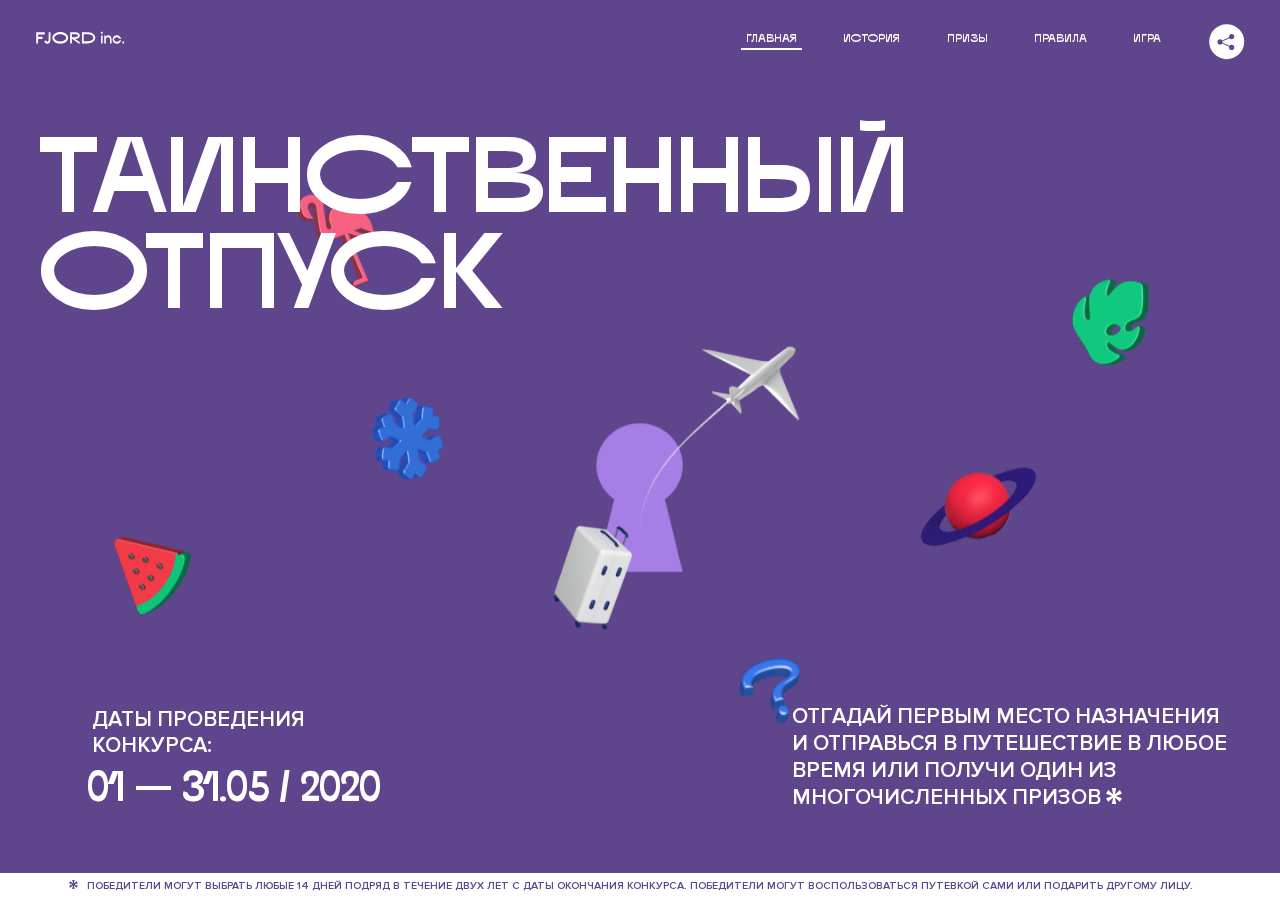
<file: 1/index.html>
<!DOCTYPE html>
<html lang="ru">
<head>
  <meta charset="UTF-8">
  <meta name="description" content="">
  <meta name="viewport" content="width=device-width, initial-scale=1.0">
  <meta http-equiv="X-UA-Compatible" content="ie=edge">
  <title>Mysterious Vacation</title>
<link href="css/style.min.css" rel="stylesheet">  <base href="https://htmlacademy-animation.github.io/1309637-magic-vacation-1/1/">
</head>
<body>

  <header class="page-header js-header">
    <div class="page-header__wrapper">
      <a href="#" class="page-header__logo" aria-label="Перейти на страницу FJORD.Inc">
        <svg width="100" height="15" viewBox="0 0 100 15" fill="none" xmlns="http://www.w3.org/2000/svg">
          <path d="M0.26 1.4V14H2.276V8.906H7.334V6.44H2.276V3.848H9.872V1.4H0.26ZM12.733 14.36C15.127 14.36 16.243 12.65 16.243 9.5V1.4H14.263V8.96C14.263 11.21 13.723 11.876 12.733 11.876C11.833 11.876 11.473 11.3 11.347 10.58L9.36702 10.94C9.63702 13.046 10.663 14.36 12.733 14.36ZM18.3918 7.7C18.3918 11.372 22.3878 14.36 27.3198 14.36C32.2518 14.36 36.2478 11.372 36.2478 7.7C36.2478 4.028 32.2518 1.04 27.3198 1.04C22.3878 1.04 18.3918 4.028 18.3918 7.7ZM20.6058 7.7C20.6058 5.378 23.6118 3.524 27.3198 3.524C30.9918 3.524 33.9798 5.378 33.9798 7.7C33.9798 10.004 30.9918 11.858 27.3198 11.858C23.6118 11.858 20.6058 10.004 20.6058 7.7ZM40.403 14V8.906H40.799L49.079 14.702V12.38L44.039 8.906H44.201C47.999 8.906 49.277 7.304 49.277 5.162C49.277 3.092 47.999 1.4 44.201 1.4H38.387V14H40.403ZM43.535 3.722C45.785 3.722 47.045 4.136 47.045 5.432C47.045 6.764 45.785 7.034 43.535 7.034H40.403V3.722H43.535ZM51.6936 1.382V14H57.8676C62.7456 14 66.7236 11.534 66.7236 7.7C66.7236 3.848 62.7456 1.382 57.8676 1.382H51.6936ZM53.7096 11.624V3.722H57.5436C61.5396 3.722 64.4916 5.018 64.4916 7.7C64.4916 10.238 61.5396 11.624 57.5436 11.624H53.7096ZM73.1832 14.018H74.9832V5H73.1832V14.018ZM72.9132 1.976C72.9132 2.57 73.3992 3.092 74.0832 3.092C74.7492 3.092 75.2352 2.57 75.2352 1.976C75.2352 1.382 74.7672 0.805999 74.0832 0.805999C73.3812 0.805999 72.9132 1.382 72.9132 1.976ZM76.7867 14H78.5687V9.104C78.7487 8.006 79.5947 6.962 81.0887 6.962C82.1147 6.962 83.2667 7.448 83.2667 9.554V14H85.0487V9.014C85.0487 6.152 83.2307 4.73 81.3587 4.73C79.9187 4.73 79.0727 5.558 78.5687 6.854V5H76.7867V14ZM90.9898 14.27C93.5098 14.27 95.3818 12.506 95.7238 10.328H94.0498C93.7258 11.3 92.6998 12.02 90.9898 12.02C88.8478 12.02 87.7678 10.922 87.7678 9.59C87.7678 8.24 88.8478 6.962 90.9898 6.962C92.7538 6.962 93.7978 7.844 94.0858 8.924H95.7418C95.4358 6.71 93.6178 4.73 90.9898 4.73C88.0918 4.73 86.1298 7.124 86.1298 9.59C86.1298 12.074 88.1278 14.27 90.9898 14.27ZM97.0693 12.938C97.0693 13.658 97.5553 14.144 98.2753 14.144C98.9953 14.144 99.4813 13.658 99.4813 12.938C99.4813 12.2 98.9953 11.714 98.2753 11.714C97.5553 11.714 97.0693 12.2 97.0693 12.938Z" fill="currentColor"></path>
        </svg>
      </a>
      <button class="page-header__toggler js-menu-toggler" type="button" aria-label="Управление мобильным меню"><span>Меню</span></button>
      <nav class="page-header__nav">
        <div class="page-header__menu js-menu" id="menu">
          <ul>
            <li>
              <a class="js-menu-link active" href="#top" data-href="top">главная</a>
            </li>
            <li>
              <a class="js-menu-link" href="#story" data-href="story">история</a>
            </li>
            <li>
              <a class="js-menu-link" href="#prizes" data-href="prizes">призы</a>
            </li>
            <li>
              <a class="js-menu-link" href="#rules" data-href="rules">правила</a>
            </li>
            <li>
              <a class="js-menu-link" href="#game" data-href="game">игра</a>
            </li>
          </ul>
        </div>
        <div class="page-header__social">
          <div class="social-block js-social-block">
            <button class="social-block__toggler" aria-label="Управлять блоком с социальными кнопками">
              <svg width="26" height="22" viewBox="0 0 27 22" fill="none" xmlns="http://www.w3.org/2000/svg">
                <path d="M19.6721 7.43664C21.6273 7.43664 23.213 5.85095 23.213 3.89566C23.213 1.94037 21.6273 0.354675 19.6721 0.354675C17.7168 0.354675 16.1311 1.94037 16.1311 3.89566C16.1311 4.19968 16.1728 4.49178 16.2458 4.77345L7.21751 8.95527C6.57519 8.05214 5.52303 7.46049 4.33078 7.46049C2.37549 7.46049 0.789795 9.04618 0.789795 11.0015C0.789795 12.9568 2.37549 14.5425 4.33078 14.5425C5.52303 14.5425 6.57668 13.9508 7.21751 13.0477L16.2458 17.2295C16.1743 17.5112 16.1311 17.8033 16.1311 18.1073C16.1311 20.0626 17.7168 21.6483 19.6721 21.6483C21.6273 21.6483 23.213 20.0626 23.213 18.1073C23.213 16.152 21.6273 14.5663 19.6721 14.5663C18.4798 14.5663 17.4262 15.158 16.7853 16.0611L7.75701 11.8793C7.82854 11.5976 7.87176 11.3055 7.87176 11.0015C7.87176 10.6974 7.83003 10.4053 7.75701 10.1237L16.7853 5.94186C17.4262 6.84499 18.4783 7.43664 19.6721 7.43664Z" fill="currentColor"></path>
              </svg>
            </button>
            <ul class="social-block__list">
              <li>
                <a class="social-block__link social-block__link--fb" href="#" aria-label="Мы на Facebook">
                  <svg width="8" height="17" viewBox="0 0 8 17" fill="none" xmlns="http://www.w3.org/2000/svg">
                    <path d="M4.24646 16.9899H1.09275L1.05793 8.49828H0V5.30707H1.05793V3.81124C1.05793 1.42084 2.57654 0 5.21735 0H7.41758V3.18585H5.30841C4.28262 3.18585 4.2478 3.48582 4.2478 4.24914V5.30707H7.42964L7.16716 8.49828H4.2478V16.9899H4.24646Z" fill="currentColor"></path>
                  </svg>
                </a>
              </li>
              <li>
                <a class="social-block__link social-block__link--insta" href="#" aria-label="Мы в Instagram">
                  <svg width="15" height="15" viewBox="0 0 15 15" fill="none" xmlns="http://www.w3.org/2000/svg">
                    <path d="M11.0197 0H4.19806C2.14246 0 0.471191 1.66993 0.471191 3.72285V10.5499C0.471191 12.6082 2.14112 14.2727 4.19806 14.2727H11.0197C13.0753 14.2727 14.7466 12.6082 14.7466 10.5499V3.72285C14.7466 1.67127 13.0753 0 11.0197 0ZM11.0197 12.4849H4.19806C3.13076 12.4849 2.26432 11.6158 2.26432 10.5512V3.72419C2.26432 2.65956 3.13076 1.79715 4.19806 1.79715H11.0197C12.087 1.79715 12.9535 2.6609 12.9535 3.72419V10.5512C12.9535 11.6145 12.087 12.4849 11.0197 12.4849Z" fill="currentColor"></path>
                    <path d="M7.60887 3.11084C5.38989 3.11084 3.58203 4.9187 3.58203 7.14036C3.58203 9.35532 5.38989 11.1645 7.60887 11.1645C9.83053 11.1645 11.6357 9.35666 11.6357 7.14036C11.6357 4.9187 9.83053 3.11084 7.60887 3.11084ZM7.60887 9.36871C6.37551 9.36871 5.37784 8.37372 5.37784 7.14036C5.37784 5.90699 6.37551 4.90665 7.60887 4.90665C8.83822 4.90665 9.84259 5.90833 9.84259 7.14036C9.84392 8.37238 8.83822 9.36871 7.60887 9.36871Z" fill="currentColor"></path>
                    <path d="M11.3573 2.35962C10.8256 2.35962 10.3931 2.79752 10.3931 3.32381C10.3931 3.85546 10.8256 4.29336 11.3573 4.29336C11.8862 4.29336 12.3215 3.85546 12.3215 3.32381C12.3215 2.79752 11.8862 2.35962 11.3573 2.35962Z" fill="currentColor"></path>
                  </svg>
                </a>
              </li>
              <li>
                <a class="social-block__link social-block__link--vk" href="#" aria-label="Мы ВКонтакте">
                  <svg width="17" height="10" viewBox="0 0 17 10" fill="none" xmlns="http://www.w3.org/2000/svg">
                    <path d="M14.1234 4.9002C14.1234 4.9002 16.3623 1.72708 16.5866 0.680242C16.6595 0.312285 16.4947 0.103188 16.1069 0.103188C16.1069 0.103188 14.8193 0.103188 14.168 0.103188C13.7235 0.103188 13.5587 0.293278 13.4235 0.579768C13.4235 0.579768 12.3724 2.82553 11.0969 4.24712C10.6861 4.70333 10.4781 4.84318 10.2511 4.84318C10.0646 4.84318 9.98625 4.6911 9.98625 4.27834V0.649016C9.98625 0.147997 9.92545 0.00135496 9.5066 0.00135496H6.39628C6.15578 0.00135496 6.0085 0.134417 6.0085 0.324506C6.0085 0.801084 6.73406 0.908351 6.73406 2.20231V4.87305C6.73406 5.40529 6.70569 5.61575 6.45303 5.61575C5.78016 5.61575 4.19528 3.30618 3.30623 0.678887C3.12923 0.145282 2.93737 0 2.43475 0H0.486409C0.205373 0 0 0.190085 0 0.476576C0 0.991172 0.60666 3.40801 2.99277 6.64358C4.59927 8.8201 6.70569 10 8.60269 10C9.76196 10 10.0416 9.80312 10.0416 9.31432V7.63883C10.0416 7.22607 10.2065 7.04956 10.4429 7.04956C10.7078 7.04956 11.1847 7.13238 12.2805 8.22268C13.5843 9.47862 13.6762 10 14.3896 10H16.5676C16.7919 10 17 9.89273 17 9.52342C17 9.02919 16.3623 8.15343 15.384 7.10659C14.9801 6.56755 14.3302 5.98914 14.1248 5.72301C13.8275 5.40801 13.9154 5.23014 14.1234 4.9002Z" fill="currentColor"></path>
                  </svg>
                </a>
              </li>
            </ul>
          </div>
        </div>
      </nav>
    </div>
  </header>

  <main class="page-content">

    <section class="animation-screen"></section>

    <section class="screen screen--hidden screen--intro" id="top">
      <div class="screen__wrapper">
        <div class="intro">
          <h1 class="intro__title">Таинственный отпуск</h1>
          <div class="intro__content">
            <div class="intro__info">
              <p class="intro__label">Даты проведения конкурса:</p>
              <p class="intro__date">01 — 31.05 / 2020</p>
            </div>
            <div class="intro__message">
              <p>
                Отгадай первым место назначения и&nbsp;отправься в&nbsp;путешествие в&nbsp;любое время или получи один из многочисленных призов
                <svg width="16" height="16" viewBox="0 0 10 10" fill="none" xmlns="http://www.w3.org/2000/svg">
                  <path d="M0 6.35337L3.90271 4.99012L0 3.64663L1.34615 1.32374L4.44287 4.01073L3.67364 0H6.34615L5.57692 4.01073L8.65385 1.32374L10 3.64663L6.13405 4.99012L10 6.35337L8.65385 8.65651L5.57692 5.98927L6.34615 10H3.67364L4.44287 5.96952L1.34615 8.65651L0 6.35337Z" fill="currentColor"></path>
                </svg>
              </p>
            </div>
          </div>
        </div>
      </div>
      <div class="screen__footer js-footer">
        <button class="screen__footer-enlarge js-footer-toggler" type="button" aria-label="Показать сообщение">
          <svg width="10" height="10" viewBox="0 0 10 10" fill="none" xmlns="http://www.w3.org/2000/svg">
            <path d="M0 6.35337L3.90271 4.99012L0 3.64663L1.34615 1.32374L4.44287 4.01073L3.67364 0H6.34615L5.57692 4.01073L8.65385 1.32374L10 3.64663L6.13405 4.99012L10 6.35337L8.65385 8.65651L5.57692 5.98927L6.34615 10H3.67364L4.44287 5.96952L1.34615 8.65651L0 6.35337Z" fill="currentColor"></path>
          </svg>
        </button>
        <button class="screen__footer-collapse js-footer-toggler" type="button" aria-label="Скрыть сообщение">
          <svg width="13" height="13" viewBox="0 0 13 13" fill="none" xmlns="http://www.w3.org/2000/svg">
            <line x1="12.3536" y1="0.353553" x2="0.738349" y2="11.9688" stroke="currentColor"></line>
            <line x1="0.738319" y1="0.539925" x2="12.3535" y2="12.1551" stroke="currentColor"></line>
          </svg>
        </button>
        <div class="screen__footer-wrapper">
          <div class="screen__footer-announce">
            <p class="screen__footer-label">Даты проведения конкурса:</p>
            <p class="screen__footer-date">01 — 31.05 / 2020</p>
          </div>
          <div class="screen__footer-note">
            <p>
              <svg width="10" height="10" viewBox="0 0 10 10" fill="none" xmlns="http://www.w3.org/2000/svg">
                <path d="M0 6.35337L3.90271 4.99012L0 3.64663L1.34615 1.32374L4.44287 4.01073L3.67364 0H6.34615L5.57692 4.01073L8.65385 1.32374L10 3.64663L6.13405 4.99012L10 6.35337L8.65385 8.65651L5.57692 5.98927L6.34615 10H3.67364L4.44287 5.96952L1.34615 8.65651L0 6.35337Z" fill="currentColor"></path>
              </svg>
              <span>Победители могут выбрать любые 14 дней подряд в&nbsp;течение двух лет с&nbsp;даты окончания конкурса. Победители могут воспользоваться путевкой сами или подарить другому лицу.</span>
            </p>
          </div>
        </div>
      </div>
    </section>

    <section class="screen screen--hidden screen--story" id="story">

      <div class="slider swiper-container js-slider">

        <div class="swiper-wrapper">

          <div class="slider__item swiper-slide">
            <h2 class="slider__item-title">История</h2>
            <p class="slider__item-text">Джеймс Таргет был основателем компании &laquo;Fjord Inc.&raquo;. С&nbsp;1965 года &laquo;Fjord Inc.&raquo; прославилась надёжными и&nbsp;удобными чемоданами и&nbsp;аксессуарами для туристов.</p>
          </div>

          <div class="slider__item swiper-slide">
            <p class="slider__item-text">Когда Джеймсу было 7&nbsp;лет, в&nbsp;их&nbsp;доме гостил дядюшка и&nbsp;развлекал детей рассказами о&nbsp;своей поездке в&nbsp;место, показавшееся малышу Таргету невероятным. Тогда Джеймс решил, что однажды посетит его, но&nbsp;не&nbsp;будет рассказывать о&nbsp;мечте, пока не&nbsp;осуществит.</p>
          </div>

          <div class="slider__item swiper-slide">
            <p class="slider__item-text">Джеймс Таргет стал увлеченным путешественником. Он&nbsp;посетил 5&nbsp;континентов, 126&nbsp;стран.</p>
          </div>

          <div class="slider__item swiper-slide">
            <p class="slider__item-text">Он&nbsp;сплавлялся по&nbsp;Амазонке и&nbsp;погружался в&nbsp;пещеры Франции, медитировал в&nbsp;горах Тибета и&nbsp;пожимал руку вождя племени Акугауа.</p>
          </div>

          <div class="slider__item swiper-slide">
            <p class="slider__item-text">Из&nbsp;своих поездок Джеймс Таргет привозил идеи, как сделать свои чемоданы &laquo;Fjord Inc.&raquo; удобными и&nbsp;приспособленными к&nbsp;разным дорожным условиям.</p>
          </div>

          <div class="slider__item swiper-slide">
            <p class="slider__item-text">Всё это время Джеймс не&nbsp;оставлял идею поездки своей мечты. Однако, как только он&nbsp;брался за&nbsp;планирование, возникали препятствия, не&nbsp;позволяющие отправиться туда.</p>
          </div>

          <div class="slider__item swiper-slide">
            <p class="slider__item-text">В&nbsp;возрасте 67&nbsp;лет Джеймс Таргет попал под лавину и&nbsp;погиб. В&nbsp;своём завещании он&nbsp;поручил отправить в&nbsp;заветное путешествие трёх смельчаков, единых с&nbsp;ним духом.</p>
          </div>

          <div class="slider__item swiper-slide">
            <p class="slider__item-text">Тех, кто сможет узнать таинственное место, задавая вопросы специально обученному ИИ&nbsp;&laquo;Соне&raquo;, ждет фантастическое путешествие.</p>
          </div>
        </div>
        <div class="slider__controls">
          <button class="slider__control slider__control--prev js-control-prev" type="button" aria-label="Показать предыдущую историю">
            <svg width="12" height="22" viewBox="0 0 12 22" fill="none" xmlns="http://www.w3.org/2000/svg">
              <path d="M11 1L1 11L11 21" stroke="currentColor" stroke-width="2" stroke-linejoin="round"></path>
            </svg>
          </button>
          <button class="slider__control slider__control--next js-control-next" type="button" aria-label="Показать следующую историю">
            <svg width="12" height="22" viewBox="0 0 12 22" fill="none" xmlns="http://www.w3.org/2000/svg">
              <path d="M1 1L11 11L1 21" stroke="currentColor" stroke-width="2" stroke-linejoin="round"></path>
            </svg>
          </button>
        </div>
        <div class="slider__pagination swiper-pagination"></div>
      </div>
    </section>

    <section class="screen screen--hidden screen--prizes" id="prizes">
      <div class="screen__wrapper">
        <div class="prizes">
          <h2 class="prizes__title">ПРизы</h2>
          <div class="prizes__lead">
            <p>Найди ответ и&nbsp;получи один из&nbsp;призов:</p>
          </div>
          <ul class="prizes__list">
            <li class="prizes__item prizes__item--journeys">
              <div class="prizes__icon">
                <picture>
                  <source srcset="img/prize1-mob.svg" media="(orientation: portrait)">
                  <img src="img/prize1.svg" alt="">
                </picture>
              </div>
              <p class="prizes__desc">
                <b>3</b>
                <span>загадочных путешествия</span>
              </p>
            </li>
            <li class="prizes__item prizes__item--cases">
              <div class="prizes__icon">
                <picture>
                  <source srcset="img/prize2-mob.svg" media="(orientation: portrait)">
                  <img src="img/prize2.svg" alt="">
                </picture>
              </div>
              <p class="prizes__desc">
                <b>7</b>
                <span>надежных чемоданов</span>
              </p>
            </li>
            <li class="prizes__item prizes__item--codes">
              <div class="prizes__icon">
                <picture>
                  <source srcset="img/prize3-mob.svg" media="(orientation: portrait)">
                  <img src="img/prize3.svg" alt="">
                </picture>
              </div>
              <p class="prizes__desc">
                <b>900</b>
                <span>
                  промокодов на&nbsp;скидку 15%
                  <svg width="10" height="10" viewBox="0 0 10 10" fill="none" xmlns="http://www.w3.org/2000/svg">
                    <path d="M0 6.35337L3.90271 4.99012L0 3.64663L1.34615 1.32374L4.44287 4.01073L3.67364 0H6.34615L5.57692 4.01073L8.65385 1.32374L10 3.64663L6.13405 4.99012L10 6.35337L8.65385 8.65651L5.57692 5.98927L6.34615 10H3.67364L4.44287 5.96952L1.34615 8.65651L0 6.35337Z" fill="currentColor"></path>
                  </svg>
                </span>
              </p>
            </li>
          </ul>
        </div>
      </div>
      <div class="screen__footer js-footer">
        <button class="screen__footer-enlarge js-footer-toggler" type="button" aria-label="Показать сообщение">
          <svg width="10" height="10" viewBox="0 0 10 10" fill="none" xmlns="http://www.w3.org/2000/svg">
            <path d="M0 6.35337L3.90271 4.99012L0 3.64663L1.34615 1.32374L4.44287 4.01073L3.67364 0H6.34615L5.57692 4.01073L8.65385 1.32374L10 3.64663L6.13405 4.99012L10 6.35337L8.65385 8.65651L5.57692 5.98927L6.34615 10H3.67364L4.44287 5.96952L1.34615 8.65651L0 6.35337Z" fill="currentColor"></path>
          </svg>
        </button>
        <button class="screen__footer-collapse js-footer-toggler" type="button" aria-label="Скрыть сообщение">
          <svg width="13" height="13" viewBox="0 0 13 13" fill="none" xmlns="http://www.w3.org/2000/svg">
            <line x1="12.3536" y1="0.353553" x2="0.738349" y2="11.9688" stroke="currentColor"></line>
            <line x1="0.738319" y1="0.539925" x2="12.3535" y2="12.1551" stroke="currentColor"></line>
          </svg>
        </button>
        <div class="screen__footer-wrapper">
          <div class="screen__footer-announce">
            <p class="screen__footer-label">Даты проведения конкурса:</p>
            <p class="screen__footer-date">01 — 31.05 / 2020</p>
          </div>
          <div class="screen__footer-note">
            <p>
              <svg width="10" height="10" viewBox="0 0 10 10" fill="none" xmlns="http://www.w3.org/2000/svg">
                <path d="M0 6.35337L3.90271 4.99012L0 3.64663L1.34615 1.32374L4.44287 4.01073L3.67364 0H6.34615L5.57692 4.01073L8.65385 1.32374L10 3.64663L6.13405 4.99012L10 6.35337L8.65385 8.65651L5.57692 5.98927L6.34615 10H3.67364L4.44287 5.96952L1.34615 8.65651L0 6.35337Z" fill="currentColor"></path>
              </svg>
              <span>Скидка&nbsp;15% на&nbsp;единоразовое приобретение путёвки с&nbsp;1&nbsp;июня 2020 по&nbsp;31&nbsp;мая 2022&nbsp;года. Суммируется с&nbsp;другими акциями</span>
            </p>
          </div>
        </div>
      </div>
    </section>

    <section class="screen screen--hidden screen--rules" id="rules">
      <div class="screen__wrapper">
        <div class="rules">
          <h2 class="rules__title">Правила</h2>
          <div class="rules__lead">
            <p>Для того чтобы получить наследство Джеймса Таргета, тебе нужно выведать у&nbsp;&laquo;Сони&raquo;, куда предстоит отправиться тебе в&nbsp;случае победы</p>
          </div>
          <ol class="rules__list">
            <li class="rules__item">
              <p>Тебе отводится <br>5&nbsp;минут</p>
            </li>
            <li class="rules__item">
              <p>Задавай любые вопросы в&nbsp;текстовом поле</p>
            </li>
            <li class="rules__item">
              <p>Нажимай кнопку &laquo;Узнать&raquo;, чтобы получить ответ</p>
            </li>
            <li class="rules__item">
              <p>&laquo;Соня&raquo; может отвечать только&nbsp;Да или Нет</p>
            </li>
          </ol>
          <a href="#game" class="rules__link btn">Погнали!</a>
        </div>
      </div>
      <div class="screen__disclaimer">
        <div class="disclaimer">
          <ul>
            <li>
              <a href="#">Правовая информация</a>
            </li>
            <li>
              <a href="#">Подробные правила</a>
            </li>
          </ul>
        </div>
      </div>
    </section>

    <section class="screen screen--hidden screen--game" id="game">
      <div class="screen__wrapper">
        <div class="game">
          <div class="game__header">
            <h2 class="game__title">Игра</h2>
            <div class="game__counter">
              <span>05</span>:<span>00</span>
            </div>
          </div>
          <div class="game__body">
            <div class="chat">
              <div class="chat__body js-chat">
                <ul class="chat__list" id="messages"></ul>
              </div>
              <div class="chat__footer">
                <form action="#" method="post" class="form" id="message-form">
                  <label for="message-field" class="visually-hidden">Поле для ввода вопроса</label>
                  <div class="form__field-wrapper">
                    <div class="form__field-animated">
                      <input type="text" class="form__field form__field--text" id="message-field">
                    </div>
                  </div>
                  <button class="form__button btn">
                    Узнать
                    <svg width="18" height="19" viewBox="0 0 18 19" fill="none" xmlns="http://www.w3.org/2000/svg">
                      <path stroke="currentColor" stroke-width="2" d="M9 19V1"></path>
                      <path d="M1 9l8-8 8 8" stroke="currentColor" stroke-width="2" stroke-linejoin="round"></path>
                    </svg>
                  </button>
                </form>
              </div>
            </div>
          </div>
          <!-- временные кнопки для показа результата -->
          <div class="game__buttons">
            <button class="game__button btn js-show-result" type="button" data-target="result">Положительный результат</button>
            <button class="game__button btn js-show-result" type="button" data-target="result2">Положительный результат - 2</button>
            <button class="game__button btn js-show-result" type="button" data-target="result3">Отрицательный результат</button>
          </div>
        </div>
      </div>
    </section>

    <section class="screen screen--hidden screen--result" id="result">
      <div class="screen__wrapper">
        <div class="result result--trip">
          <div class="result__image">
            <picture>
              <source srcset="img/result1-mob.png 1x, img/result1-mob@2x.png 2x" media="(max-width: 768px) and (orientation: portrait)">
              <img src="img/result1.png" srcset="img/result1@2x.png 2x" alt="">
            </picture>
          </div>
          <h2 class="result__title">
            <span class="visually-hidden">ПОбеда!</span>
            <svg xmlns="http://www.w3.org/2000/svg" viewBox="0 0 568.85 109.24">
              <path d="M16,24.44V92H2.6V8H75V92H61.52V24.44H16Z" transform="translate(-2.1 -1.5)" fill="none" stroke="currentColor"></path>
              <path d="M148.76,5.6c32.88,0,59.52,19.92,59.52,44.4s-26.64,44.4-59.52,44.4S89.24,74.48,89.24,50,115.88,5.6,148.76,5.6Zm0,72.12c24.48,0,44.4-12.36,44.4-27.72s-19.92-27.84-44.4-27.84C124,22.16,104,34.52,104,50S124,77.72,148.76,77.72Z" transform="translate(-2.1 -1.5)" fill="none" stroke="currentColor"></path>
              <path d="M287.36,8V24.44H236v14.4h25.32c25.44,0,34,11.16,34,26.52,0,15.6-8.52,26.64-34,26.64H222.56V8h64.8ZM256.88,76.52c15.12,0,23.52-2,23.52-11.52S272,54.44,256.88,54.44H236V76.52h20.88Z" transform="translate(-2.1 -1.5)" fill="none" stroke="currentColor"></path>
              <path d="M371.47,8V24.44H320.84V41.6h33.6V58h-33.6V75.56h50.64V92H307.4V8h64.08Z" transform="translate(-2.1 -1.5)" fill="none" stroke="currentColor"></path>
              <path d="M382.39,110.24V75.56h7.44c4.56-4.68,7.8-18.36,8.76-56L399,8h48.6V75.56h10v34.68H442.87V92H397v18.24H382.39Zm51.72-34.68V24.44H411.55v3.12c-0.48,22.44-3.24,37.68-7.2,48h29.76Z" transform="translate(-2.1 -1.5)" fill="none" stroke="currentColor"></path>
              <path d="M463.75,92l28-84h27.12l28.08,84H533.47l-7.8-23.52h-37.8L480.07,92H463.75Zm56.64-40L507,11.84,493.51,52h26.88Z" transform="translate(-2.1 -1.5)" fill="none" stroke="currentColor"></path>
              <path d="M554.12,70.4L555.55,2H569l1.44,68.4H554.12Zm8.28,6.36c4.8,0,8,3.24,8,8.16a8,8,0,1,1-16.08,0C554.35,80,557.59,76.76,562.39,76.76Z" transform="translate(-2.1 -1.5)" fill="none" stroke="currentColor"></path>
            </svg>
          </h2>
          <div class="result__text">
            <p>ты&nbsp;отправляешься в&nbsp;Арктику!</p>
          </div>
          <div class="result__form">
            <form action="#" method="post" class="form form--result">
              <label for="email-field" class="form__label">зарегистрируй результат</label>
              <input type="email" class="form__field" id="email-field" placeholder="e-mail для регистации результата и получения приза" required="">
              <button class="form__button btn">
                отправить
                <svg width="18" height="19" viewBox="0 0 18 19" fill="none" xmlns="http://www.w3.org/2000/svg">
                  <path stroke="currentColor" stroke-width="2" d="M9 19V1"></path>
                  <path d="M1 9l8-8 8 8" stroke="currentColor" stroke-width="2" stroke-linejoin="round"></path>
                </svg>
              </button>
            </form>
          </div>
        </div>
      </div>
    </section>

    <section class="screen screen--hidden screen--result" id="result2">
      <div class="screen__wrapper">
        <div class="result result--prize">
          <div class="result__image">
            <picture>
              <source srcset="img/result2-mob.png 1x, img/result2-mob@2x.png 2x" media="(max-width: 768px) and (orientation: portrait)">
              <img src="img/result2.png" srcset="img/result2@2x.png 2x" alt="">
            </picture>
          </div>
          <h2 class="result__title">
            <span class="visually-hidden">ПОбеда!</span>
            <svg xmlns="http://www.w3.org/2000/svg" viewBox="0 0 568.85 109.24">
              <path d="M16,24.44V92H2.6V8H75V92H61.52V24.44H16Z" transform="translate(-2.1 -1.5)" fill="none" stroke="currentColor"></path>
              <path d="M148.76,5.6c32.88,0,59.52,19.92,59.52,44.4s-26.64,44.4-59.52,44.4S89.24,74.48,89.24,50,115.88,5.6,148.76,5.6Zm0,72.12c24.48,0,44.4-12.36,44.4-27.72s-19.92-27.84-44.4-27.84C124,22.16,104,34.52,104,50S124,77.72,148.76,77.72Z" transform="translate(-2.1 -1.5)" fill="none" stroke="currentColor"></path>
              <path d="M287.36,8V24.44H236v14.4h25.32c25.44,0,34,11.16,34,26.52,0,15.6-8.52,26.64-34,26.64H222.56V8h64.8ZM256.88,76.52c15.12,0,23.52-2,23.52-11.52S272,54.44,256.88,54.44H236V76.52h20.88Z" transform="translate(-2.1 -1.5)" fill="none" stroke="currentColor"></path>
              <path d="M371.47,8V24.44H320.84V41.6h33.6V58h-33.6V75.56h50.64V92H307.4V8h64.08Z" transform="translate(-2.1 -1.5)" fill="none" stroke="currentColor"></path>
              <path d="M382.39,110.24V75.56h7.44c4.56-4.68,7.8-18.36,8.76-56L399,8h48.6V75.56h10v34.68H442.87V92H397v18.24H382.39Zm51.72-34.68V24.44H411.55v3.12c-0.48,22.44-3.24,37.68-7.2,48h29.76Z" transform="translate(-2.1 -1.5)" fill="none" stroke="currentColor"></path>
              <path d="M463.75,92l28-84h27.12l28.08,84H533.47l-7.8-23.52h-37.8L480.07,92H463.75Zm56.64-40L507,11.84,493.51,52h26.88Z" transform="translate(-2.1 -1.5)" fill="none" stroke="currentColor"></path>
              <path d="M554.12,70.4L555.55,2H569l1.44,68.4H554.12Zm8.28,6.36c4.8,0,8,3.24,8,8.16a8,8,0,1,1-16.08,0C554.35,80,557.59,76.76,562.39,76.76Z" transform="translate(-2.1 -1.5)" fill="none" stroke="currentColor"></path>
            </svg>
          </h2>
          <div class="result__text">
            <p>чемодан &laquo;Fjord&nbsp;Inc.&raquo;&nbsp;твой</p>
          </div>
          <div class="result__form">
            <form action="#" method="post" class="form form--result">
              <label for="email-field2" class="form__label">зарегистрируй результат</label>
              <input type="email" class="form__field" id="email-field2" placeholder="e-mail для регистации результата и получения приза" required="">
              <button class="form__button btn">
                отправить
                <svg width="18" height="19" viewBox="0 0 18 19" fill="none" xmlns="http://www.w3.org/2000/svg">
                  <path stroke="currentColor" stroke-width="2" d="M9 19V1"></path>
                  <path d="M1 9l8-8 8 8" stroke="currentColor" stroke-width="2" stroke-linejoin="round"></path>
                </svg>
              </button>
            </form>
          </div>
        </div>
      </div>
    </section>

    <section class="screen screen--hidden screen--result" id="result3">
      <div class="screen__wrapper">
        <div class="result result--negative">
          <div class="result__image">
            <picture>
              <source srcset="img/result3-mob.png 1x, img/result3-mob@2x.png 2x" media="(max-width: 768px) and (orientation: portrait)">
              <img src="img/result3.png" srcset="img/result3@2x.png 2x" alt="">
            </picture>
          </div>
          <h2 class="result__title">
            <span class="visually-hidden">Не угадал!</span>
            <svg xmlns="http://www.w3.org/2000/svg" viewBox="0 0 660.77 109.24">
              <path d="M2.66,92V8H16.1V42.2H53.3V8H66.74V92H53.3V58.64H16.1V92H2.66Z" transform="translate(-2.16 -1.5)" fill="none" stroke="currentColor"></path>
              <path d="M147.62,8V24.44H97V41.6h33.6V58H97V75.56h50.64V92H83.54V8h64.08Z" transform="translate(-2.16 -1.5)" fill="none" stroke="currentColor"></path>
              <path d="M199.22,8l20.52,42.36L235.34,8h16.44l-31,84H204.38l9.48-25.92L185.78,8h13.44Z" transform="translate(-2.16 -1.5)" fill="none" stroke="currentColor"></path>
              <path d="M273.74,24.44V92H260.3V8h50.16V24.44H273.74Z" transform="translate(-2.16 -1.5)" fill="none" stroke="currentColor"></path>
              <path d="M307.1,92l28-84h27.12l28.08,84H376.82L369,68.48h-37.8L323.42,92H307.1Zm56.64-40L350.3,11.84,336.86,52h26.88Z" transform="translate(-2.16 -1.5)" fill="none" stroke="currentColor"></path>
              <path d="M396.38,110.24V75.56h7.44c4.56-4.68,7.8-18.36,8.76-56L412.94,8h48.6V75.56h10v34.68H456.86V92H411v18.24H396.38ZM448.1,75.56V24.44H425.54v3.12c-0.48,22.44-3.24,37.68-7.2,48H448.1Z" transform="translate(-2.16 -1.5)" fill="none" stroke="currentColor"></path>
              <path d="M477.74,92l28-84h27.12L560.9,92H547.46l-7.8-23.52h-37.8L494.06,92H477.74Zm56.64-40-13.44-40.2L507.5,52h26.88Z" transform="translate(-2.16 -1.5)" fill="none" stroke="currentColor"></path>
              <path d="M568.7,76.88a13.77,13.77,0,0,0,5,1c6.6,0,10.44-6.24,12-58.32L586.22,8h46.2V92H619V24.44H598.82l-0.12,3.12C597.14,81,589,94.4,573.74,94.4a28.55,28.55,0,0,1-6.72-.84Z" transform="translate(-2.16 -1.5)" fill="none" stroke="currentColor"></path>
              <path d="M646.1,70.4L647.54,2H661l1.44,68.4H646.1Zm8.28,6.36c4.8,0,8,3.24,8,8.16a8,8,0,0,1-16.08,0C646.34,80,649.58,76.76,654.38,76.76Z" transform="translate(-2.16 -1.5)" fill="none" stroke="currentColor"></path>
            </svg>
          </h2>
          <button class="result__button js-play" type="button">
            не сдавайся!
            <span>
              <svg width="27" height="22" viewBox="0 0 27 22" fill="none" xmlns="http://www.w3.org/2000/svg">
                <path d="M10.6899 1.47998C5.42992 1.47998 1.16992 5.73998 1.16992 11C1.16992 16.26 5.42992 20.52 10.6899 20.52C15.9499 20.52 20.2099 16.26 20.2099 11V7.13998" stroke="currentColor" stroke-width="2" stroke-miterlimit="10"></path>
                <path d="M15.1099 12.5099L20.1499 7.13989L25.3099 12.6299" stroke="currentColor" stroke-width="2" stroke-miterlimit="10" stroke-linejoin="round"></path>
              </svg>
            </span>
          </button>
        </div>
      </div>
    </section>

  </main>

<script src="js/script.js"></script></body>
</html>
</file>
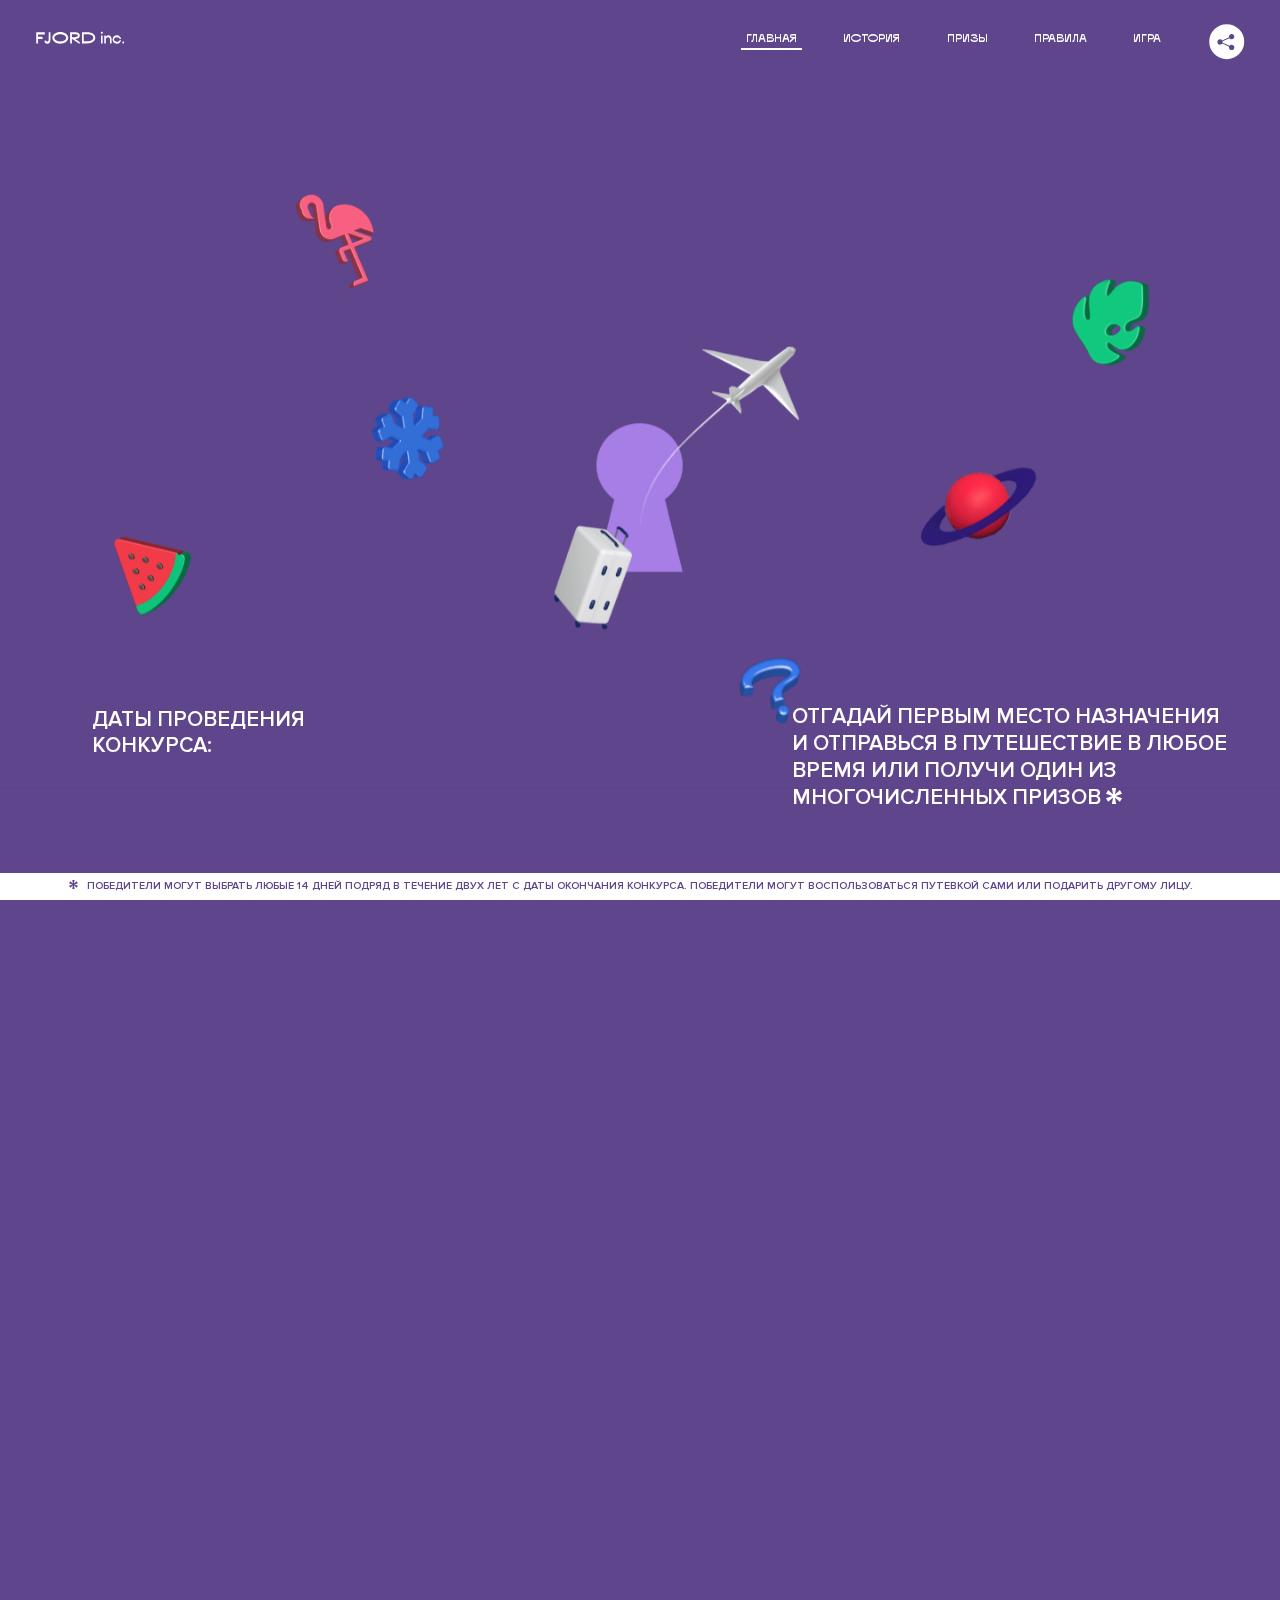
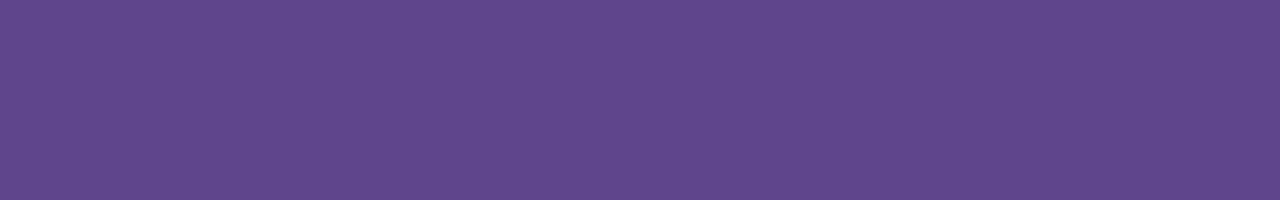
<file: 10/index.html>
<!DOCTYPE html>
<html lang="ru">
<head>
  <meta charset="UTF-8">
  <meta name="description" content="">
  <meta name="viewport" content="width=device-width, initial-scale=1.0">
  <meta http-equiv="X-UA-Compatible" content="ie=edge">
  <title>Mysterious Vacation</title>
<link href="css/style.min.css" rel="stylesheet">  <base href="https://htmlacademy-animation.github.io/1309637-magic-vacation-1/10/">
</head>
<body data-theme="purple">

  <header class="page-header js-header">
    <div class="page-header__wrapper">
      <a href="#" class="page-header__logo" aria-label="Перейти на страницу FJORD.Inc">
        <svg width="100" height="15" viewBox="0 0 100 15" fill="none" xmlns="http://www.w3.org/2000/svg">
          <path d="M0.26 1.4V14H2.276V8.906H7.334V6.44H2.276V3.848H9.872V1.4H0.26ZM12.733 14.36C15.127 14.36 16.243 12.65 16.243 9.5V1.4H14.263V8.96C14.263 11.21 13.723 11.876 12.733 11.876C11.833 11.876 11.473 11.3 11.347 10.58L9.36702 10.94C9.63702 13.046 10.663 14.36 12.733 14.36ZM18.3918 7.7C18.3918 11.372 22.3878 14.36 27.3198 14.36C32.2518 14.36 36.2478 11.372 36.2478 7.7C36.2478 4.028 32.2518 1.04 27.3198 1.04C22.3878 1.04 18.3918 4.028 18.3918 7.7ZM20.6058 7.7C20.6058 5.378 23.6118 3.524 27.3198 3.524C30.9918 3.524 33.9798 5.378 33.9798 7.7C33.9798 10.004 30.9918 11.858 27.3198 11.858C23.6118 11.858 20.6058 10.004 20.6058 7.7ZM40.403 14V8.906H40.799L49.079 14.702V12.38L44.039 8.906H44.201C47.999 8.906 49.277 7.304 49.277 5.162C49.277 3.092 47.999 1.4 44.201 1.4H38.387V14H40.403ZM43.535 3.722C45.785 3.722 47.045 4.136 47.045 5.432C47.045 6.764 45.785 7.034 43.535 7.034H40.403V3.722H43.535ZM51.6936 1.382V14H57.8676C62.7456 14 66.7236 11.534 66.7236 7.7C66.7236 3.848 62.7456 1.382 57.8676 1.382H51.6936ZM53.7096 11.624V3.722H57.5436C61.5396 3.722 64.4916 5.018 64.4916 7.7C64.4916 10.238 61.5396 11.624 57.5436 11.624H53.7096ZM73.1832 14.018H74.9832V5H73.1832V14.018ZM72.9132 1.976C72.9132 2.57 73.3992 3.092 74.0832 3.092C74.7492 3.092 75.2352 2.57 75.2352 1.976C75.2352 1.382 74.7672 0.805999 74.0832 0.805999C73.3812 0.805999 72.9132 1.382 72.9132 1.976ZM76.7867 14H78.5687V9.104C78.7487 8.006 79.5947 6.962 81.0887 6.962C82.1147 6.962 83.2667 7.448 83.2667 9.554V14H85.0487V9.014C85.0487 6.152 83.2307 4.73 81.3587 4.73C79.9187 4.73 79.0727 5.558 78.5687 6.854V5H76.7867V14ZM90.9898 14.27C93.5098 14.27 95.3818 12.506 95.7238 10.328H94.0498C93.7258 11.3 92.6998 12.02 90.9898 12.02C88.8478 12.02 87.7678 10.922 87.7678 9.59C87.7678 8.24 88.8478 6.962 90.9898 6.962C92.7538 6.962 93.7978 7.844 94.0858 8.924H95.7418C95.4358 6.71 93.6178 4.73 90.9898 4.73C88.0918 4.73 86.1298 7.124 86.1298 9.59C86.1298 12.074 88.1278 14.27 90.9898 14.27ZM97.0693 12.938C97.0693 13.658 97.5553 14.144 98.2753 14.144C98.9953 14.144 99.4813 13.658 99.4813 12.938C99.4813 12.2 98.9953 11.714 98.2753 11.714C97.5553 11.714 97.0693 12.2 97.0693 12.938Z" fill="currentColor"></path>
        </svg>
      </a>
      <button class="page-header__toggler js-menu-toggler" type="button" aria-label="Управление мобильным меню"><span>Меню</span></button>
      <nav class="page-header__nav">
        <div class="page-header__menu js-menu" id="menu">
          <ul>
            <li>
              <a class="js-menu-link active" href="#top" data-href="top">главная</a>
            </li>
            <li>
              <a class="js-menu-link" href="#story" data-href="story">история</a>
            </li>
            <li>
              <a class="js-menu-link" href="#prizes" data-href="prizes">призы</a>
            </li>
            <li>
              <a class="js-menu-link" href="#rules" data-href="rules">правила</a>
            </li>
            <li>
              <a class="js-menu-link" href="#game" data-href="game">игра</a>
            </li>
          </ul>
        </div>
        <div class="page-header__social">
          <div class="social-block js-social-block">
            <button class="social-block__toggler" aria-label="Управлять блоком с социальными кнопками">
              <svg width="26" height="22" viewBox="0 0 27 22" fill="none" xmlns="http://www.w3.org/2000/svg">
                <path d="M19.6721 7.43664C21.6273 7.43664 23.213 5.85095 23.213 3.89566C23.213 1.94037 21.6273 0.354675 19.6721 0.354675C17.7168 0.354675 16.1311 1.94037 16.1311 3.89566C16.1311 4.19968 16.1728 4.49178 16.2458 4.77345L7.21751 8.95527C6.57519 8.05214 5.52303 7.46049 4.33078 7.46049C2.37549 7.46049 0.789795 9.04618 0.789795 11.0015C0.789795 12.9568 2.37549 14.5425 4.33078 14.5425C5.52303 14.5425 6.57668 13.9508 7.21751 13.0477L16.2458 17.2295C16.1743 17.5112 16.1311 17.8033 16.1311 18.1073C16.1311 20.0626 17.7168 21.6483 19.6721 21.6483C21.6273 21.6483 23.213 20.0626 23.213 18.1073C23.213 16.152 21.6273 14.5663 19.6721 14.5663C18.4798 14.5663 17.4262 15.158 16.7853 16.0611L7.75701 11.8793C7.82854 11.5976 7.87176 11.3055 7.87176 11.0015C7.87176 10.6974 7.83003 10.4053 7.75701 10.1237L16.7853 5.94186C17.4262 6.84499 18.4783 7.43664 19.6721 7.43664Z" fill="currentColor"></path>
              </svg>
            </button>
            <ul class="social-block__list">
              <li>
                <a class="social-block__link social-block__link--fb" href="#" aria-label="Мы на Facebook">
                  <svg width="8" height="17" viewBox="0 0 8 17" fill="none" xmlns="http://www.w3.org/2000/svg">
                    <path d="M4.24646 16.9899H1.09275L1.05793 8.49828H0V5.30707H1.05793V3.81124C1.05793 1.42084 2.57654 0 5.21735 0H7.41758V3.18585H5.30841C4.28262 3.18585 4.2478 3.48582 4.2478 4.24914V5.30707H7.42964L7.16716 8.49828H4.2478V16.9899H4.24646Z" fill="currentColor"></path>
                  </svg>
                </a>
              </li>
              <li>
                <a class="social-block__link social-block__link--insta" href="#" aria-label="Мы в Instagram">
                  <svg width="15" height="15" viewBox="0 0 15 15" fill="none" xmlns="http://www.w3.org/2000/svg">
                    <path d="M11.0197 0H4.19806C2.14246 0 0.471191 1.66993 0.471191 3.72285V10.5499C0.471191 12.6082 2.14112 14.2727 4.19806 14.2727H11.0197C13.0753 14.2727 14.7466 12.6082 14.7466 10.5499V3.72285C14.7466 1.67127 13.0753 0 11.0197 0ZM11.0197 12.4849H4.19806C3.13076 12.4849 2.26432 11.6158 2.26432 10.5512V3.72419C2.26432 2.65956 3.13076 1.79715 4.19806 1.79715H11.0197C12.087 1.79715 12.9535 2.6609 12.9535 3.72419V10.5512C12.9535 11.6145 12.087 12.4849 11.0197 12.4849Z" fill="currentColor"></path>
                    <path d="M7.60887 3.11084C5.38989 3.11084 3.58203 4.9187 3.58203 7.14036C3.58203 9.35532 5.38989 11.1645 7.60887 11.1645C9.83053 11.1645 11.6357 9.35666 11.6357 7.14036C11.6357 4.9187 9.83053 3.11084 7.60887 3.11084ZM7.60887 9.36871C6.37551 9.36871 5.37784 8.37372 5.37784 7.14036C5.37784 5.90699 6.37551 4.90665 7.60887 4.90665C8.83822 4.90665 9.84259 5.90833 9.84259 7.14036C9.84392 8.37238 8.83822 9.36871 7.60887 9.36871Z" fill="currentColor"></path>
                    <path d="M11.3573 2.35962C10.8256 2.35962 10.3931 2.79752 10.3931 3.32381C10.3931 3.85546 10.8256 4.29336 11.3573 4.29336C11.8862 4.29336 12.3215 3.85546 12.3215 3.32381C12.3215 2.79752 11.8862 2.35962 11.3573 2.35962Z" fill="currentColor"></path>
                  </svg>
                </a>
              </li>
              <li>
                <a class="social-block__link social-block__link--vk" href="#" aria-label="Мы ВКонтакте">
                  <svg width="17" height="10" viewBox="0 0 17 10" fill="none" xmlns="http://www.w3.org/2000/svg">
                    <path d="M14.1234 4.9002C14.1234 4.9002 16.3623 1.72708 16.5866 0.680242C16.6595 0.312285 16.4947 0.103188 16.1069 0.103188C16.1069 0.103188 14.8193 0.103188 14.168 0.103188C13.7235 0.103188 13.5587 0.293278 13.4235 0.579768C13.4235 0.579768 12.3724 2.82553 11.0969 4.24712C10.6861 4.70333 10.4781 4.84318 10.2511 4.84318C10.0646 4.84318 9.98625 4.6911 9.98625 4.27834V0.649016C9.98625 0.147997 9.92545 0.00135496 9.5066 0.00135496H6.39628C6.15578 0.00135496 6.0085 0.134417 6.0085 0.324506C6.0085 0.801084 6.73406 0.908351 6.73406 2.20231V4.87305C6.73406 5.40529 6.70569 5.61575 6.45303 5.61575C5.78016 5.61575 4.19528 3.30618 3.30623 0.678887C3.12923 0.145282 2.93737 0 2.43475 0H0.486409C0.205373 0 0 0.190085 0 0.476576C0 0.991172 0.60666 3.40801 2.99277 6.64358C4.59927 8.8201 6.70569 10 8.60269 10C9.76196 10 10.0416 9.80312 10.0416 9.31432V7.63883C10.0416 7.22607 10.2065 7.04956 10.4429 7.04956C10.7078 7.04956 11.1847 7.13238 12.2805 8.22268C13.5843 9.47862 13.6762 10 14.3896 10H16.5676C16.7919 10 17 9.89273 17 9.52342C17 9.02919 16.3623 8.15343 15.384 7.10659C14.9801 6.56755 14.3302 5.98914 14.1248 5.72301C13.8275 5.40801 13.9154 5.23014 14.1234 4.9002Z" fill="currentColor"></path>
                  </svg>
                </a>
              </li>
            </ul>
          </div>
        </div>
      </nav>
    </div>
  </header>

  <main class="page-content">

    <section class="animation-screen"></section>

    <section class="screen screen--hidden screen--intro" id="top">
      <div class="screen__wrapper">
        <div class="intro">
          <h1 class="intro__title">Таинственный отпуск</h1>
          <div class="intro__content">
            <div class="intro__info">
              <p class="intro__label">Даты проведения конкурса:</p>
              <p class="intro__date">01 — 31.05 / 2020</p>
            </div>
            <div class="intro__message">
              <p>
                Отгадай первым место назначения и&nbsp;отправься в&nbsp;путешествие в&nbsp;любое время или получи один из многочисленных призов
                <svg width="16" height="16" viewBox="0 0 10 10" fill="none" xmlns="http://www.w3.org/2000/svg">
                  <path d="M0 6.35337L3.90271 4.99012L0 3.64663L1.34615 1.32374L4.44287 4.01073L3.67364 0H6.34615L5.57692 4.01073L8.65385 1.32374L10 3.64663L6.13405 4.99012L10 6.35337L8.65385 8.65651L5.57692 5.98927L6.34615 10H3.67364L4.44287 5.96952L1.34615 8.65651L0 6.35337Z" fill="currentColor"></path>
                </svg>
              </p>
            </div>
          </div>
        </div>
      </div>
      <div class="screen__footer js-footer">
        <button class="screen__footer-enlarge js-footer-toggler" type="button" aria-label="Показать сообщение">
          <svg width="10" height="10" viewBox="0 0 10 10" fill="none" xmlns="http://www.w3.org/2000/svg">
            <path d="M0 6.35337L3.90271 4.99012L0 3.64663L1.34615 1.32374L4.44287 4.01073L3.67364 0H6.34615L5.57692 4.01073L8.65385 1.32374L10 3.64663L6.13405 4.99012L10 6.35337L8.65385 8.65651L5.57692 5.98927L6.34615 10H3.67364L4.44287 5.96952L1.34615 8.65651L0 6.35337Z" fill="currentColor"></path>
          </svg>
        </button>
        <button class="screen__footer-collapse js-footer-toggler" type="button" aria-label="Скрыть сообщение">
          <svg width="13" height="13" viewBox="0 0 13 13" fill="none" xmlns="http://www.w3.org/2000/svg">
            <line x1="12.3536" y1="0.353553" x2="0.738349" y2="11.9688" stroke="currentColor"></line>
            <line x1="0.738319" y1="0.539925" x2="12.3535" y2="12.1551" stroke="currentColor"></line>
          </svg>
        </button>
        <div class="screen__footer-wrapper">
          <div class="screen__footer-announce">
            <p class="screen__footer-label">Даты проведения конкурса:</p>
            <p class="screen__footer-date">01 — 31.05 / 2020</p>
          </div>
          <div class="screen__footer-note">
            <p>
              <svg width="10" height="10" viewBox="0 0 10 10" fill="none" xmlns="http://www.w3.org/2000/svg">
                <path d="M0 6.35337L3.90271 4.99012L0 3.64663L1.34615 1.32374L4.44287 4.01073L3.67364 0H6.34615L5.57692 4.01073L8.65385 1.32374L10 3.64663L6.13405 4.99012L10 6.35337L8.65385 8.65651L5.57692 5.98927L6.34615 10H3.67364L4.44287 5.96952L1.34615 8.65651L0 6.35337Z" fill="currentColor"></path>
              </svg>
              <span>Победители могут выбрать любые 14 дней подряд в&nbsp;течение двух лет с&nbsp;даты окончания конкурса. Победители могут воспользоваться путевкой сами или подарить другому лицу.</span>
            </p>
          </div>
        </div>
      </div>
    </section>

    <section class="screen screen--hidden screen--story" id="story">

      <div class="slider swiper-container js-slider">

        <div class="swiper-wrapper">

          <div class="slider__item swiper-slide">
            <h2 class="slider__item-title">История</h2>
            <p class="slider__item-text">Джеймс Таргет был основателем компании &laquo;Fjord Inc.&raquo;. С&nbsp;1965 года &laquo;Fjord Inc.&raquo; прославилась надёжными и&nbsp;удобными чемоданами и&nbsp;аксессуарами для туристов.</p>
          </div>

          <div class="slider__item swiper-slide">
            <p class="slider__item-text">Когда Джеймсу было 7&nbsp;лет, в&nbsp;их&nbsp;доме гостил дядюшка и&nbsp;развлекал детей рассказами о&nbsp;своей поездке в&nbsp;место, показавшееся малышу Таргету невероятным. Тогда Джеймс решил, что однажды посетит его, но&nbsp;не&nbsp;будет рассказывать о&nbsp;мечте, пока не&nbsp;осуществит.</p>
          </div>

          <div class="slider__item swiper-slide">
            <p class="slider__item-text">Джеймс Таргет стал увлеченным путешественником. Он&nbsp;посетил 5&nbsp;континентов, 126&nbsp;стран.</p>
          </div>

          <div class="slider__item swiper-slide">
            <p class="slider__item-text">Он&nbsp;сплавлялся по&nbsp;Амазонке и&nbsp;погружался в&nbsp;пещеры Франции, медитировал в&nbsp;горах Тибета и&nbsp;пожимал руку вождя племени Акугауа.</p>
          </div>

          <div class="slider__item swiper-slide">
            <p class="slider__item-text">Из&nbsp;своих поездок Джеймс Таргет привозил идеи, как сделать свои чемоданы &laquo;Fjord Inc.&raquo; удобными и&nbsp;приспособленными к&nbsp;разным дорожным условиям.</p>
          </div>

          <div class="slider__item swiper-slide">
            <p class="slider__item-text">Всё это время Джеймс не&nbsp;оставлял идею поездки своей мечты. Однако, как только он&nbsp;брался за&nbsp;планирование, возникали препятствия, не&nbsp;позволяющие отправиться туда.</p>
          </div>

          <div class="slider__item swiper-slide">
            <p class="slider__item-text">В&nbsp;возрасте 67&nbsp;лет Джеймс Таргет попал под лавину и&nbsp;погиб. В&nbsp;своём завещании он&nbsp;поручил отправить в&nbsp;заветное путешествие трёх смельчаков, единых с&nbsp;ним духом.</p>
          </div>

          <div class="slider__item swiper-slide">
            <p class="slider__item-text">Тех, кто сможет узнать таинственное место, задавая вопросы специально обученному ИИ&nbsp;&laquo;Соне&raquo;, ждет фантастическое путешествие.</p>
          </div>
        </div>
        <div class="slider__controls">
          <button class="slider__control slider__control--prev js-control-prev" type="button" aria-label="Показать предыдущую историю">
            <svg width="12" height="22" viewBox="0 0 12 22" fill="none" xmlns="http://www.w3.org/2000/svg">
              <path d="M11 1L1 11L11 21" stroke="currentColor" stroke-width="2" stroke-linejoin="round"></path>
            </svg>
          </button>
          <button class="slider__control slider__control--next js-control-next" type="button" aria-label="Показать следующую историю">
            <svg width="12" height="22" viewBox="0 0 12 22" fill="none" xmlns="http://www.w3.org/2000/svg">
              <path d="M1 1L11 11L1 21" stroke="currentColor" stroke-width="2" stroke-linejoin="round"></path>
            </svg>
          </button>
        </div>
        <div class="slider__pagination swiper-pagination"></div>
      </div>
    </section>

    <section class="screen screen--hidden screen--prizes" id="prizes">
      <div class="screen__wrapper">
        <div class="prizes">
          <h2 class="prizes__title">ПРизы</h2>
          <div class="prizes__lead">
            <p>Найди ответ и&nbsp;получи один из&nbsp;призов:</p>
          </div>
          <ul class="prizes__list">
            <li class="prizes__item prizes__item--journeys">
              <div class="prizes__icon">
                <svg id="prize-icon-1" class="prizes__icon-img" xmlns="http://www.w3.org/2000/svg" xmlns:xlink="http://www.w3.org/1999/xlink" viewBox="0 0 350 330">
                  <defs>
                    <clipPath id="window">
                      <path d="M275,225.43H257.87a17.6,17.6,0,0,1-17.52-17.58V170a17.6,17.6,0,0,1,17.52-17.58H275A17.6,17.6,0,0,1,292.51,170v37.83A17.61,17.61,0,0,1,275,225.43Z"></path>
                    </clipPath>
                  </defs>
                  <g clip-path="url(#window)">
                    <g transform="translate(220 160)">
                      <line x1="28.18" y1="38.34" x2="91.09" y2="38.34" fill="none" stroke="#fff" opacity="0" stroke-linecap="round" stroke-miterlimit="10" stroke-width="2">
                        <animateTransform attributeName="transform" type="translate" from="100" to="-150" dur="2s" begin="2.7s" repeatCount="indefinite"></animateTransform>
                        <animate attributeName="opacity" values="0; 1; 1; 0" keyTimes="0; 0.1; 0.9; 1" begin="2.8s" dur="2s" repeatCount="indefinite"></animate>
                      </line>
                      <path d="M41.77,97.54H77.06a12.4,12.4,0,1,1,24.8,0h17.93" transform="translate(-40.77 -69.46)" fill="none" opacity="0" stroke="#fff" stroke-linecap="round" stroke-miterlimit="10" stroke-width="2">
                        <animateTransform attributeName="transform" type="translate" from="100, -69.46" to="-200, -69.46" dur="2s" begin="2.7s" repeatCount="indefinite"></animateTransform>
                        <animate attributeName="opacity" values="0; 1; 1; 0" keyTimes="0; 0.1; 0.9; 1" begin="2.8s" dur="2s" repeatCount="indefinite"></animate>
                      </path>
                      <line x1="218.19" y1="23.72" x2="257.97" y2="23.72" fill="none" opacity="0" stroke="#fff" stroke-linecap="round" stroke-miterlimit="10" stroke-width="2">
                        <animateTransform attributeName="transform" type="translate" to="-200" dur="2s" begin="2.7s" repeatCount="indefinite"></animateTransform>
                        <animate attributeName="opacity" values="0; 1; 1; 0" keyTimes="0; 0.1; 0.9; 1" begin="2.8s" dur="2s" repeatCount="indefinite"></animate>
                      </line>
                      <path d="M278.75,82.91H251.39a12.4,12.4,0,1,0-24.8,0H208.65" transform="translate(-40.77 -69.46)" fill="none" opacity="0" stroke="#fff" stroke-linecap="round" stroke-miterlimit="10" stroke-width="2">
                        <animateTransform attributeName="transform" type="translate" to="-200, -69.46" dur="2s" begin="2.7s" repeatCount="indefinite"></animateTransform>
                        <animate attributeName="opacity" values="0; 1; 1; 0" keyTimes="0; 0.1; 0.9; 1" begin="2.8s" dur="2s" repeatCount="indefinite"></animate>
                      </path>
                      <line x1="246.24" y1="13.45" x2="268.43" y2="13.45" fill="none" opacity="0" stroke="#fff" stroke-linecap="round" stroke-miterlimit="10" stroke-width="2">
                        <animateTransform attributeName="transform" type="translate" to="-150" dur="2s" begin="2.7s" repeatCount="indefinite"></animateTransform>
                        <animate attributeName="opacity" values="0; 1; 1; 0" keyTimes="0; 0.1; 0.9; 1" begin="2.8s" dur="2s" repeatCount="indefinite"></animate>
                      </line>
                    </g>
                  </g>
                  <g>
                    <g>
                      <g id="columns" class="prizes__columns">
                        <path d="M91.14 327.79C89.9394 327.684 89.0477 326.632 89.14 325.43L102.8 132.26C103.9 116.77 98 110.34 94.05 107.79C93.5925 107.481 93.3691 106.925 93.4858 106.386C93.6025 105.846 94.0358 105.432 94.58 105.34C103 104 122.18 104 120 134.19L106.43 326.67C106.324 327.866 105.278 328.757 104.08 328.67L91.14 327.79Z" fill="#ffffff" fill-rule="evenodd" opacity="1" stroke="none"></path>
                        <path d="M124.5 328.17C123.285 328.154 122.313 327.155 122.33 325.94L124.57 132.31C124.76 116.78 118.5 110.7 114.41 108.4C113.94 108.116 113.689 107.576 113.774 107.034C113.86 106.492 114.266 106.055 114.8 105.93C123.16 104.03 142.29 102.93 141.95 133.21L139.7 326.14C139.689 327.355 138.695 328.331 137.48 328.32L124.5 328.17Z" fill="#ffffff" fill-rule="evenodd" opacity="1" stroke="none"></path>
                      </g>
                      <g id="chair" class="prizes__chair">
                        <path d="M257.5 259.82L196.76 259.82L196.76 245.63L251.85 245.63C257.325 245.641 261.756 250.085 261.75 255.56C261.744 257.905 259.845 259.805 257.5 259.81" fill="#a67ee5" fill-rule="evenodd" opacity="1" stroke="none"></path>
                        <path d="M257.5 259.82L196.76 259.82L196.76 245.63L251.85 245.63C257.325 245.641 261.756 250.085 261.75 255.56C261.75 257.909 259.849 259.814 257.5 259.82Z" fill="none" fill-rule="evenodd" opacity="1" stroke="#ffffff" stroke-linecap="butt" stroke-linejoin="miter" stroke-width="2"></path>
                        <path d="M185.47 328.31L171.5 328.31L165.19 286.72L179.16 286.72L185.47 328.31Z" fill="#a67ee5" fill-rule="evenodd" opacity="1" stroke="none"></path>
                        <path d="M185.47 328.31L171.5 328.31L165.19 286.72L179.16 286.72L185.47 328.31Z" fill="none" fill-rule="evenodd" opacity="1" stroke="#ffffff" stroke-linecap="butt" stroke-linejoin="miter" stroke-width="2"></path>
                        <path d="M235.03 328.31L221.06 328.31L214.76 286.72L228.72 286.72L235.03 328.31Z" fill="#a67ee5" fill-rule="evenodd" opacity="1" stroke="none"></path>
                        <path d="M235.03 328.31L221.06 328.31L214.76 286.72L228.72 286.72L235.03 328.31Z" fill="none" fill-rule="evenodd" opacity="1" stroke="#ffffff" stroke-linecap="butt" stroke-linejoin="miter" stroke-width="2"></path>
                        <path d="M281.33 272.45L225.44 272.45C222.669 272.45 220.316 270.421 219.91 267.68L209.05 195.44C214.97 190.538 217.052 182.377 214.204 175.238C211.356 168.099 204.229 163.612 196.56 164.13L141.48 164.13L141.16 267L156.93 290.35L204.12 298.74C205.472 299.235 206.9 299.489 208.34 299.49L281.34 299.49C288.812 299.49 294.87 293.432 294.87 285.96C294.87 278.488 288.812 272.43 281.34 272.43" fill="#a67ee5" fill-rule="evenodd" opacity="1" stroke="none"></path>
                        <path d="M281.33 272.45L225.44 272.45C222.669 272.45 220.316 270.421 219.91 267.68L209.05 195.44C214.97 190.538 217.052 182.377 214.204 175.238C211.356 168.099 204.229 163.612 196.56 164.13L141.48 164.13L141.16 267L156.93 290.35L204.12 298.74C205.472 299.235 206.9 299.489 208.34 299.49L281.34 299.49C288.605 299.208 294.347 293.235 294.345 285.965C294.342 278.695 288.595 272.727 281.33 272.45Z" fill="none" fill-rule="evenodd" opacity="1" stroke="#ffffff" stroke-linecap="butt" stroke-linejoin="miter" stroke-width="2"></path>
                        <path d="M162.42 267.69L151.56 195.45C157.899 190.205 159.791 181.286 156.127 173.919C152.464 166.553 144.21 162.679 136.203 164.569C128.196 166.458 122.544 173.613 122.56 181.84C122.562 183.619 122.829 185.389 123.35 187.09L138.65 289C139.551 295.051 144.742 299.532 150.86 299.54L223.86 299.54C231.186 299.341 237.022 293.344 237.022 286.015C237.022 278.686 231.186 272.689 223.86 272.49L167.95 272.49C165.181 272.477 162.834 270.448 162.42 267.71" fill="#a67ee5" fill-rule="evenodd" opacity="1" stroke="none"></path>
                        <path d="M162.42 267.69L151.56 195.45C157.899 190.205 159.791 181.286 156.127 173.919C152.464 166.553 144.21 162.679 136.203 164.569C128.196 166.458 122.544 173.613 122.56 181.84C122.562 183.619 122.829 185.389 123.35 187.09L138.65 289C139.551 295.051 144.742 299.532 150.86 299.54L223.86 299.54C231.186 299.341 237.022 293.344 237.022 286.015C237.022 278.686 231.186 272.689 223.86 272.49L167.95 272.49C165.174 272.475 162.825 270.436 162.42 267.69Z" fill="none" fill-rule="evenodd" opacity="1" stroke="#ffffff" stroke-linecap="butt" stroke-linejoin="miter" stroke-width="2"></path>
                        <path d="M206.26 259.82L134.26 259.82L132.13 245.63L200.6 245.63C206.075 245.641 210.506 250.085 210.5 255.56C210.495 257.905 208.595 259.805 206.25 259.81" fill="#a67ee5" fill-rule="evenodd" opacity="1" stroke="none"></path>
                        <path d="M206.26 259.82L134.26 259.82L132.13 245.63L200.6 245.63C206.075 245.641 210.506 250.085 210.5 255.56C210.5 257.905 208.605 259.809 206.26 259.82Z" fill="none" fill-rule="evenodd" opacity="1" stroke="#ffffff" stroke-linecap="butt" stroke-linejoin="miter" stroke-width="2"></path>
                        <path d="M151.57 195.44L209.05 195.44" fill="none" fill-rule="evenodd" opacity="1" stroke="#ffffff" stroke-linecap="round" stroke-linejoin="miter" stroke-width="2"></path>
                      </g>
                      <g id="fern" class="prizes__fern">
                        <g class="prizes__fern-wrapper">
                          <path d="M79.18 194C85.4261 202.316 90.6596 211.346 94.77 220.9C87.606 213.464 80.9004 205.599 74.69 197.35C68.4883 189.072 62.7881 180.43 57.62 171.47C65.6734 178.1 72.9108 185.663 79.18 194" fill="#36e69a" fill-rule="evenodd" opacity="1" stroke="none"></path>
                          <path d="M80.94 214.39C89.3383 220.276 96.9939 227.156 103.74 234.88C94.8077 230.187 86.1775 224.94 77.9 219.17C69.7048 213.439 61.8824 207.194 54.48 200.47C63.8466 203.987 72.7358 208.663 80.94 214.39" fill="#36e69a" fill-rule="evenodd" opacity="1" stroke="none"></path>
                          <path d="M93.66 205.48C96.4274 215.47 99.7935 225.284 103.74 234.87C103.5 224.55 101.988 214.3 99.24 204.35C96.3865 194.098 92.3388 184.217 87.18 174.91C88.7226 185.22 90.8832 195.429 93.65 205.48" fill="#36e69a" fill-rule="evenodd" opacity="1" stroke="none"></path>
                          <path d="M107.32 213.52C107.377 223.776 108.065 234.019 109.38 244.19C111.898 234.372 113.161 224.275 113.14 214.14C113.075 203.564 111.732 193.034 109.14 182.78C107.854 192.976 107.229 203.244 107.27 213.52" fill="#25b774" fill-rule="evenodd" opacity="1" stroke="none"></path>
                          <path d="M83.08 229.56C92.4142 233.336 101.245 238.253 109.37 244.2C99.7922 241.753 90.3853 238.679 81.21 235C72.1574 231.339 63.3493 227.1 54.84 222.31C64.5308 223.516 74.0258 225.966 83.09 229.6" fill="#25b774" fill-rule="evenodd" opacity="1" stroke="none"></path>
                          <path d="M88.06 243.83C97.6806 246.377 106.941 250.13 115.62 255C105.908 253.803 96.2919 251.932 86.84 249.4C77.5057 246.893 68.346 243.777 59.42 240.07C69.0896 240.093 78.7169 241.347 88.07 243.8" fill="#25b774" fill-rule="evenodd" opacity="1" stroke="none"></path>
                          <path d="M118.71 224.79C117.033 234.797 115.997 244.901 115.61 255.04C119.756 245.942 122.72 236.351 124.43 226.5C126.18 216.201 126.657 205.726 125.85 195.31C122.772 204.955 120.383 214.807 118.7 224.79" fill="#25b774" fill-rule="evenodd" opacity="1" stroke="none"></path>
                          <path d="M98.86 262C108.367 264.957 117.462 269.103 125.93 274.34C116.275 272.737 106.742 270.468 97.4 267.55C88.1811 264.661 79.1617 261.17 70.4 257.1C80.056 257.521 89.6193 259.167 98.86 262" fill="#068e4d" fill-rule="evenodd" opacity="1" stroke="none"></path>
                          <path d="M130.27 244.29C128.179 254.22 126.73 264.274 125.93 274.39C130.454 265.47 133.815 256.006 135.93 246.23C138.105 236.014 139.015 225.569 138.64 215.13C135.168 224.64 132.375 234.385 130.28 244.29" fill="#068e4d" fill-rule="evenodd" opacity="1" stroke="none"></path>
                          <path d="M108.9 280.69C118.279 284.044 127.196 288.57 135.44 294.16C125.858 292.144 116.426 289.471 107.21 286.16C98.1172 282.886 89.2483 279.021 80.66 274.59C90.2934 275.409 99.7831 277.452 108.9 280.67" fill="#068e4d" fill-rule="evenodd" opacity="1" stroke="none"></path>
                          <path d="M141 264.26C138.499 274.096 136.635 284.084 135.42 294.16C140.302 285.429 144.049 276.11 146.57 266.43C149.173 256.3 150.516 245.889 150.57 235.43C146.702 244.801 143.504 254.436 141 264.26" fill="#068e4d" fill-rule="evenodd" opacity="1" stroke="none"></path>
                          <path d="M92.62 217.67C115.835 252.089 134.92 289.12 149.48 328" fill="none" fill-rule="evenodd" opacity="1" stroke="#36e69a" stroke-linecap="round" stroke-linejoin="round" stroke-width="2"></path>
                        </g>
                      </g>
                      <animateTransform xlink:href="#chair" attributeName="transform" type="translate" from="-100" to="0" begin="2.8s" dur="0.4s" keyTimes="0; 1" calcMode="spline" keySplines="0.43 0.78 0.49 0.99" fill="freeze"></animateTransform>
                      <animateTransform xlink:href="#columns" attributeName="transform" type="translate" from="-100" to="0" begin="3s" dur="0.2s" keyTimes="0; 1" calcMode="spline" keySplines="0.43 0.78 0.49 0.99" fill="freeze"></animateTransform>
                      <animateTransform xlink:href="#fern" attributeName="transform" type="translate" from="-100" to="0" begin="2.9s" dur="0.3s" keyTimes="0; 1" calcMode="spline" keySplines="0.43 0.78 0.49 0.99" fill="freeze" additive="sum"></animateTransform>
                    </g>
                    <path d="M204.25,231.88h-2.05a3.45,3.45,0,0,0-3.43,3.45v2.92a3.45,3.45,0,0,0,3.43,3.45h2.05a3.45,3.45,0,0,0,3.43-3.45v-2.92A3.44,3.44,0,0,0,204.25,231.88Z" fill="none" stroke="#fff" stroke-linecap="round" stroke-linejoin="round" stroke-width="2">
                      <animate attributeName="d" values="
                        M204.354 230.8L202.13 230.796C200.232 230.807 198.774 232.126 198.774 234.023L198.729 237.114C198.729 239.012 199.781 240.213 201.679 240.224L204.541 240.201C206.438 240.19 207.517 238.779 207.517 236.881L207.479 233.753C207.485 231.853 206.254 230.805 204.354 230.8Z;
                        M204.487 231.135L201.815 231.105C199.918 231.116 198.543 232.496 198.543 234.394L198.597 237.567C198.597 239.465 199.687 240.817 201.585 240.828L204.63 240.863C206.527 240.852 207.526 239.393 207.526 237.495L207.525 234.346C207.531 232.446 206.387 231.141 204.487 231.135Z;
                          M204.25 231.88L202.2 231.88C200.302 231.891 198.77 233.432 198.77 235.33L198.77 238.25C198.77 240.148 200.302 241.689 202.2 241.7L204.25 241.7C206.148 241.689 207.68 240.148 207.68 238.25L207.68 235.33C207.686 233.43 206.15 231.886 204.25 231.88Z;
                          M204.487 231.135L201.815 231.105C199.918 231.116 198.543 232.496 198.543 234.394L198.597 237.567C198.597 239.465 199.687 240.817 201.585 240.828L204.63 240.863C206.527 240.852 207.526 239.393 207.526 237.495L207.525 234.346C207.531 232.446 206.387 231.141 204.487 231.135Z;
                          M204.354 230.8L202.13 230.796C200.232 230.807 198.774 232.126 198.774 234.023L198.729 237.114C198.729 239.012 199.781 240.213 201.679 240.224L204.541 240.201C206.438 240.19 207.517 238.779 207.517 236.881L207.479 233.753C207.485 231.853 206.254 230.805 204.354 230.8Z;
                        " dur="0.75s" repeatCount="4"></animate>
                      <animate attributeName="d" from="M204.25 231.88L202.2 231.88C200.302 231.891 198.77 233.432 198.77 235.33L198.77 238.25C198.77 240.148 200.302 241.689 202.2 241.7L204.25 241.7C206.148 241.689 207.68 240.148 207.68 238.25L207.68 235.33C207.686 233.43 206.15 231.886 204.25 231.88Z" to="M275 225.43L257.87 225.43C248.189 225.386 240.361 217.531 240.35 207.85L240.35 170C240.361 160.319 248.189 152.464 257.87 152.42L275 152.42C284.677 152.469 292.499 160.323 292.51 170L292.51 207.83C292.505 217.513 284.683 225.375 275 225.43Z" dur="0.3s" begin="3s" keyTimes="0; 1" calcMode="spline" keySplines="0.43 0.78 0.49 0.99" fill="freeze"></animate>
                    </path>
                    <g class="prizes__airship">
                      <g id="engine-1">
                        <path d="M123.23,173.34h9.16a3.29,3.29,0,0,1,3.29,3.3v5.71a3.29,3.29,0,0,1-3.29,3.3H115.57a1.32,1.32,0,0,1-1.32-1.32v-2a9,9,0,0,1,9-9" fill="#068e4d"></path>
                        <path d="M123.23,173.34h9.16a3.29,3.29,0,0,1,3.29,3.3v5.71a3.29,3.29,0,0,1-3.29,3.3H115.57a1.32,1.32,0,0,1-1.32-1.32v-2A9,9,0,0,1,123.23,173.34Z" fill="none" stroke="#fff" stroke-linecap="round" stroke-linejoin="round" stroke-width="2"></path>
                        <animateTransform attributeName="transform" type="translate" values="0, -2.5; 0, -2; 0, 2; 0, 2.5; 0, 2; 0, -2; 0, -2.5" keyTimes="0; 0.16; 0.32; 0.5; 0.66; 0.83; 1" dur="1.5s" repeatCount="indefinite"></animateTransform>
                      </g>
                      <g id="engine-2">
                        <path d="M123.23,207.39h9.16a3.29,3.29,0,0,0,3.29-3.3v-5.71a3.29,3.29,0,0,0-3.29-3.3H115.57a1.32,1.32,0,0,0-1.32,1.32v2a9,9,0,0,0,9,9" fill="#068e4d"></path>
                        <path d="M123.23,207.39h9.16a3.29,3.29,0,0,0,3.29-3.3v-5.71a3.29,3.29,0,0,0-3.29-3.3H115.57a1.32,1.32,0,0,0-1.32,1.32v2A9,9,0,0,0,123.23,207.39Z" fill="none" stroke="#fff" stroke-linecap="round" stroke-linejoin="round" stroke-width="2"></path>
                        <animateTransform attributeName="transform" type="translate" values="0, -2.5; 0, -2; 0, 2; 0, 2.5; 0, 2; 0, -2; 0, -2.5" keyTimes="0; 0.16; 0.32; 0.5; 0.66; 0.83; 1" dur="1.5s" repeatCount="indefinite"></animateTransform>
                      </g>
                      <path d="M175.44,249.28h48.36a13.27,13.27,0,0,0,13-10.65l3.74-18.32H172.36v25.89A3.09,3.09,0,0,0,175.44,249.28Z" fill="none" stroke="#fff" stroke-linecap="round" stroke-linejoin="round" stroke-width="2">
                        <animate attributeName="d" values="
                          M182.626 246.951L213.613 247.304C219.928 247.3 233.875 243.488 235.122 237.296L240.567 220.283L172.387 220.283L176.273 241.868C176.278 243.566 180.928 246.946 182.626 246.951Z;
                          M182.161 248.108L214.548 248.299C220.864 248.294 234.42 244.021 235.667 237.829L240.567 220.283L172.387 220.283L175.246 242.494C175.252 244.193 180.462 248.102 182.161 248.108Z;
                            M175.44 249.28L223.8 249.28C230.116 249.276 235.553 244.821 236.8 238.63L240.54 220.31L172.36 220.31L172.36 246.2C172.365 247.899 173.741 249.275 175.44 249.28Z;
                            M182.161 248.108L214.548 248.299C220.864 248.294 234.42 244.021 235.667 237.829L240.567 220.283L172.387 220.283L175.246 242.494C175.252 244.193 180.462 248.102 182.161 248.108Z;
                            M182.626 246.951L213.613 247.304C219.928 247.3 233.875 243.488 235.122 237.296L240.567 220.283L172.387 220.283L176.273 241.868C176.278 243.566 180.928 246.946 182.626 246.951Z;
                          " dur="0.75s" repeatCount="indefinite"></animate>
                      </path>
                      <path d="M 236.09491,240.62281 L 225.65526,240.62281 C 221.0775,240.60628 218.28997,237.9578 218.29,233.38 V 220.31" fill="none" stroke="#fff" stroke-linecap="round" stroke-miterlimit="10" stroke-width="2">
                        <animate attributeName="d" values="
                          M234.604 238.358L226.273 238.373C221.695 238.357 217.767 234.864 217.767 230.286L218.317 220.283;
                          M234.951 239.135L226.49 239.357C221.913 239.34 218.276 236.019 218.276 231.441L218.317 220.283;
                            M235.79 241.69L226.57 241.69C221.992 241.673 218.29 237.958 218.29 233.38L218.29 220.31;
                            M234.951 239.135L226.49 239.357C221.913 239.34 218.276 236.019 218.276 231.441L218.317 220.283;
                            M234.604 238.358L226.273 238.373C221.695 238.357 217.767 234.864 217.767 230.286L218.317 220.283;
                          " dur="0.75s" repeatCount="indefinite"></animate>
                      </path>
                    </g>
                    <g class="prizes__airship">
                      <path d="M185.64,231.88h-2.05a3.45,3.45,0,0,0-3.43,3.45v2.92a3.45,3.45,0,0,0,3.43,3.45h2.05a3.45,3.45,0,0,0,3.43-3.45v-2.92A3.45,3.45,0,0,0,185.64,231.88Z" fill="none" stroke="#fff" stroke-linecap="round" stroke-linejoin="round" stroke-width="2">
                        <animate attributeName="d" values="
                          M188.27 230.593L184.974 230.652C183.077 230.663 181.671 232.032 181.671 233.93L182.156 237.138C182.156 239.036 183.59 240.245 185.487 240.256L188.218 240.173C190.116 240.162 191.073 239.357 191.073 237.459L190.916 234.065C190.916 232.167 190.168 230.604 188.27 230.593Z;
                          M188.131 230.887L184.98 230.856C183.082 230.867 181.434 232.324 181.434 234.222L181.72 237.456C181.72 239.354 183.296 240.779 185.193 240.79L188.229 240.989C190.126 240.978 191.073 239.357 191.073 237.459L190.899 234.16C190.9 232.262 190.028 230.898 188.131 230.887Z;
                            M185.64 231.88L183.59 231.88C181.692 231.891 180.16 233.432 180.16 235.33L180.16 238.25C180.16 240.148 181.692 241.689 183.59 241.7L185.64 241.7C187.538 241.689 189.07 240.148 189.07 238.25L189.07 235.33C189.07 233.432 187.538 231.891 185.64 231.88Z;
                            M188.131 230.887L184.98 230.856C183.082 230.867 181.434 232.324 181.434 234.222L181.72 237.456C181.72 239.354 183.296 240.779 185.193 240.79L188.229 240.989C190.126 240.978 191.073 239.357 191.073 237.459L190.899 234.16C190.9 232.262 190.028 230.898 188.131 230.887Z;
                            M188.27 230.593L184.974 230.652C183.077 230.663 181.671 232.032 181.671 233.93L182.156 237.138C182.156 239.036 183.59 240.245 185.487 240.256L188.218 240.173C190.116 240.162 191.073 239.357 191.073 237.459L190.916 234.065C190.916 232.167 190.168 230.604 188.27 230.593Z;
                          " dur="0.75s" repeatCount="indefinite"></animate>
                      </path>
                      <path d="M205,227.08c43.38,0,74.86-15.55,74.86-37s-31.48-37-74.86-37c-27.94,0-55.36,13.53-73.46,24.87a14.3,14.3,0,0,0,0,24.21c18.09,11.33,45.52,24.87,73.46,24.87" fill="#068e4d"></path>
                      <path d="M205,227.08c43.38,0,74.86-15.55,74.86-37s-31.48-37-74.86-37c-27.94,0-55.36,13.53-73.46,24.87a14.3,14.3,0,0,0,0,24.21C149.63,213.54,177.06,227.08,205,227.08Z" fill="none" stroke="#fff" stroke-width="2"></path>
                      <path d="m 200,187.09 c -28.23,0 -51.57,-0.74 -67.81,-1 -3.95,1 -6,2.66 -6.08,4.34 -0.16616,-4.62132 2.14832,-8.97956 6.07,-11.43 16.74,-10.5 44.58,-24.68 72.81,-24.68 44.81,0 73.64,16 73.64,35.75 v 0.37 c -0.37,-7.95 -27.6,-2.87 -72.13,-2.87" fill="#36e69a"></path>
                      <path d="M132.18,195.12c16.74,4.27,44.58,10,72.81,10,44.14,0,72.75-6.32,73.6-14.18-0.86,19.34-29.45,34.86-73.6,34.86-28.23,0-56.07-14.19-72.81-24.68a12.88,12.88,0,0,1-6-10.18c0.26,1.61,2.26,3.18,6,4.14" fill="#068e4d"></path>
                      <path id="ball-center" d="M132.18,186.12c16.74-4.27,44.58-10,72.81-10,44.53,0,73.26,6.43,73.61,14.38,0,0.17,0,.34,0,0.51-0.85,7.86-29.45,14.17-73.6,14.17-28.23,0-56.07-5.76-72.81-10-3.79-1-5.79-2.53-6-4.13l0-.51c0.13-1.69,2.15-3.36,6.1-4.37" fill="#25b774">
                        <animate attributeName="d" values="
                            m 132.18,186.12 c 16.74,-4.27 44.4713,-6.30435 72.7013,-6.30435 44.53,0 73.3687,2.73435 73.7187,10.68435 v 0.51 c -0.85,7.86 -29.23261,17.75696 -73.38261,17.75696 -28.23,0 -56.28739,-9.34696 -73.02739,-13.58696 -3.79,-1 -5.79,-2.53 -6,-4.13 v -0.51 c 0.13,-1.69 2.15,-3.36 6.1,-4.37;
                            m 132.18,186.12 c 16.74,-4.27 44.4713,-7.06522 72.7013,-7.06522 44.53,0 73.3687,3.49522 73.7187,11.44522 v 0.51 c -0.85,7.86 -29.23261,17.10478 -73.38261,17.10478 -28.23,0 -56.28739,-8.69478 -73.02739,-12.93478 -3.79,-1 -5.79,-2.53 -6,-4.13 v -0.51 c 0.13,-1.69 2.15,-3.36 6.1,-4.37;
                            m 132.18,186.12 c 16.74,-4.27 44.58,-13.26087 72.81,-13.26087 44.53,0 73.26,9.69087 73.61,17.64087 v 0.51 c -0.85,7.86 -29.5587,10.90913 -73.7087,10.90913 -28.23,0 -55.9613,-2.49913 -72.7013,-6.73913 -3.79,-1 -5.79,-2.53 -6,-4.13 v -0.51 c 0.13,-1.69 2.15,-3.36 6.1,-4.37;
                            m 132.18,186.12 c 16.74,-4.27 44.6887,-13.80435 72.9187,-13.80435 44.53,0 73.1513,10.23435 73.5013,18.18435 v 0.51 c -0.85,7.86 -29.45,10.14826 -73.6,10.14826 -28.23,0 -56.07,-1.73826 -72.81,-5.97826 -3.79,-1 -5.79,-2.53 -6,-4.13 v -0.51 c 0.13,-1.69 2.15,-3.36 6.1,-4.37;
                            m 132.18,186.12 c 16.74,-4.27 44.58,-13.26087 72.81,-13.26087 44.53,0 73.26,9.69087 73.61,17.64087 v 0.51 c -0.85,7.86 -29.5587,10.90913 -73.7087,10.90913 -28.23,0 -55.9613,-2.49913 -72.7013,-6.73913 -3.79,-1 -5.79,-2.53 -6,-4.13 v -0.51 c 0.13,-1.69 2.15,-3.36 6.1,-4.37;
                            m 132.18,186.12 c 16.74,-4.27 44.4713,-7.06522 72.7013,-7.06522 44.53,0 73.3687,3.49522 73.7187,11.44522 v 0.51 c -0.85,7.86 -29.23261,17.10478 -73.38261,17.10478 -28.23,0 -56.28739,-8.69478 -73.02739,-12.93478 -3.79,-1 -5.79,-2.53 -6,-4.13 v -0.51 c 0.13,-1.69 2.15,-3.36 6.1,-4.37;
                            m 132.18,186.12 c 16.74,-4.27 44.4713,-6.30435 72.7013,-6.30435 44.53,0 73.3687,2.73435 73.7187,10.68435 v 0.51 c -0.85,7.86 -29.23261,17.75696 -73.38261,17.75696 -28.23,0 -56.28739,-9.34696 -73.02739,-13.58696 -3.79,-1 -5.79,-2.53 -6,-4.13 v -0.51 c 0.13,-1.69 2.15,-3.36 6.1,-4.37;
                          " keyTimes="0; 0.16; 0.33; 0.5; 0.66; 0.83; 1" dur="1.5s" repeatCount="indefinite"></animate>
                      </path>
                      <g id="engine-3">
                        <path d="M123.23,173.34h9.16a3.29,3.29,0,0,1,3.29,3.3v5.71a3.29,3.29,0,0,1-3.29,3.3H115.57a1.32,1.32,0,0,1-1.32-1.32v-2a9,9,0,0,1,9-9" fill="#068e4d"></path>
                        <path d="M123.23,173.34h9.16a3.29,3.29,0,0,1,3.29,3.3v5.71a3.29,3.29,0,0,1-3.29,3.3H115.57a1.32,1.32,0,0,1-1.32-1.32v-2A9,9,0,0,1,123.23,173.34Z" fill="none" stroke="#fff" stroke-linecap="round" stroke-linejoin="round" stroke-width="2"></path>
                        <animateTransform attributeName="transform" type="translate" values="0, 2.5; 0, 2; 0, -2; 0, -2.5; 0, -2; 0, 2; 0, 2.5" keyTimes="0; 0.16; 0.32; 0.5; 0.66; 0.83; 1" dur="1.5s" repeatCount="indefinite"></animateTransform>
                      </g>
                      <g id="engine-4">
                        <path d="M123.23,207.39h9.16a3.29,3.29,0,0,0,3.29-3.3v-5.71a3.29,3.29,0,0,0-3.29-3.3H115.57a1.32,1.32,0,0,0-1.32,1.32v2a9,9,0,0,0,9,9" fill="#068e4d"></path>
                        <path d="M123.23,207.39h9.16a3.29,3.29,0,0,0,3.29-3.3v-5.71a3.29,3.29,0,0,0-3.29-3.3H115.57a1.32,1.32,0,0,0-1.32,1.32v2A9,9,0,0,0,123.23,207.39Z" fill="none" stroke="#fff" stroke-linecap="round" stroke-linejoin="round" stroke-width="2"></path>
                        <animateTransform attributeName="transform" type="translate" values="0, 2.5; 0, 2; 0, -2; 0, -2.5; 0, -2; 0, 2; 0, 2.5" dur="1.5s" repeatCount="indefinite"></animateTransform>
                      </g>
                    </g>
                  </g>
                  <line id="cloud-line-1" x1="68.95" y1="107.8" x2="131.86" y2="107.8" fill="none" opacity="0" stroke="#fff" stroke-linecap="round" stroke-miterlimit="10" stroke-width="2"></line>
                    <animateTransform xlink:href="#cloud-line-1" attributeName="transform" type="translate" from="180" to="-50" dur="2s" begin="0.6s" fill="freeze"></animateTransform>
                    <animate id="start" xlink:href="#cloud-line-1" attributeName="opacity" values="0; 1; 1; 0" keyTimes="0; 0.1; 0.9; 1" begin="0.6s" dur="2s" fill="freeze"></animate>
                  <g>
                    <path id="cloud-top-1" d="M41.77,97.54H77.06a12.4,12.4,0,1,1,24.8,0h17.93" fill="none" opacity="0" stroke="#fff" stroke-linecap="round" stroke-miterlimit="10" stroke-width="2"></path>
                      <animateTransform xlink:href="#cloud-top-1" attributeName="transform" type="translate" from="200" to="-50" begin="0.6s" dur="2s" fill="freeze"></animateTransform>
                      <animate xlink:href="#cloud-top-1" attributeName="opacity" values="0; 1; 1; 0" keyTimes="0; 0.1; 0.9; 1" begin="0.6s" dur="2s" fill="freeze"></animate>
                  </g>
                  <line id="cloud-line-2" x1="258.96" y1="93.19" x2="298.74" y2="93.19" fill="none" opacity="0" stroke="#fff" stroke-linecap="round" stroke-miterlimit="10" stroke-width="2"></line>
                    <animateTransform xlink:href="#cloud-line-2" attributeName="transform" type="translate" from="0" to="-150" begin="start.begin+1.5s" dur="2s" fill="freeze"></animateTransform>
                    <animate xlink:href="#cloud-line-2" attributeName="opacity" values="0; 1; 1; 0" keyTimes="0; 0.1; 0.9; 1" begin="start.begin+1.5s" dur="2s" fill="freeze"></animate>
                  <g id="cloud-top-2">
                    <path id="cloud-top-2-path" d="M278.75,82.91H251.39a12.4,12.4,0,1,0-24.8,0H208.65" fill="none" opacity="0" stroke="#fff" stroke-linecap="round" stroke-miterlimit="10" stroke-width="2"></path>
                    <line id="cloud-top-2-line" x1="287.01" y1="82.91" x2="309.21" y2="82.91" fill="none" opacity="0" stroke="#fff" stroke-linecap="round" stroke-miterlimit="10" stroke-width="2"></line>
                  </g>
                    <animateTransform xlink:href="#cloud-top-2" attributeName="transform" type="translate" from="0" to="-170" begin="start.begin+1.5s" dur="2s" fill="freeze"></animateTransform>
                    <animate xlink:href="#cloud-top-2-path" attributeName="opacity" values="0; 1; 1; 0" keyTimes="0; 0.1; 0.9; 1" begin="start.begin+1.5s" dur="2s" fill="freeze"></animate>
                    <animate xlink:href="#cloud-top-2-line" attributeName="opacity" values="0; 1; 1; 0" keyTimes="0; 0.1; 0.9; 1" begin="start.begin+1.5s" dur="2s" fill="freeze"></animate>
                  <g class="prizes__airship">
                    <line id="airship-trail-1" x1="106.25" y1="179.49" x2="84.05" y2="179.49" fill="none" stroke="#fff" stroke-linecap="round" stroke-miterlimit="10" stroke-width="2"></line>
                    <animate xlink:href="#airship-trail-1" attributeName="x2" values="84.05; 90.05; 84.05;" begin="0.1s" dur="0.2s" repeatCount="indefinite"></animate>
                    <line id="airship-trail-2" x1="106.25" y1="190.98" x2="68.77" y2="190.98" fill="none" stroke="#fff" stroke-linecap="round" stroke-miterlimit="10" stroke-width="2"></line>
                    <animate xlink:href="#airship-trail-2" attributeName="x2" values="68.77; 74.05; 68.77;" begin="0.05s" dur="0.2s" repeatCount="indefinite"></animate>
                    <line id="airship-trail-3" x1="106.25" y1="201.23" x2="84.05" y2="201.23" fill="none" stroke="#fff" stroke-linecap="round" stroke-miterlimit="10" stroke-width="2"></line>
                    <animate xlink:href="#airship-trail-3" attributeName="x2" values="84.05; 90.05; 84.05;" begin="0.15s" dur="0.2s" repeatCount="indefinite"></animate>
                  </g>
                  <g>
                    <path d="M289.94 327.88L244.88 327.88L212.8 296.58C212.096 295.985 211.064 295.985 210.36 296.58L200.16 306.81C199.514 307.369 198.556 307.369 197.91 306.81L178.91 286.64C178.015 285.883 176.705 285.883 175.81 286.64L149.39 312.28C148.746 312.843 147.784 312.843 147.14 312.28L144.51 309.36C143.856 308.761 142.854 308.761 142.2 309.36L124.63 329L80.78 329" fill="none" stroke="#fff" stroke-linecap="round" stroke-miterlimit="10" stroke-width="2">
                      <animate attributeName="d" to="M289.94 327.88L244.88 327.88L213.178 328.117C212.474 327.522 210.951 327.347 210.247 327.943L199.673 327.907C199.027 328.466 197.923 328.887 197.277 328.328L176.648 328.548C175.753 327.792 173.942 327.353 173.047 328.11L148.743 327.984C148.098 328.547 146.841 328.912 146.196 328.349L143.69 328.614C143.037 328.016 142.034 328.016 141.38 328.614L124.63 329L80.78 329" dur="0.3s" begin="3s" fill="freeze" calcMode="spline" keySplines="0.17 0.67 0.83 0.67"></animate>
                    </path>
                    <path d="M289.94,328H200.15c-0.86,0-1.56,0-2.25,0h-19c-1.5,0-2.23,0-3.1,0h-32.3c-1.09,0-1.66,0-2.31,0H80.78" fill="none" stroke="#fff" stroke-linecap="round" stroke-miterlimit="10" stroke-width="2"></path>
                  </g>
                </svg>
              </div>
              <p class="prizes__desc">
                <b>3</b>
                <span>загадочных путешествия</span>
              </p>
            </li>
            <li class="prizes__item prizes__item--cases">
              <div class="prizes__icon">
                <picture id="prize-icon-2" class="prizes__icon-img">
                  <source srcset="img/prize2-mob.svg" media="(orientation: portrait)">
                  <img src="img/prize2.svg" alt="">
                </picture>
              </div>
              <p class="prizes__desc">
                <b>7</b>
                <span>надежных чемоданов</span>
              </p>
            </li>
            <li class="prizes__item prizes__item--codes">
              <div class="prizes__icon">
                <picture id="prize-icon-3" class="prizes__icon-img">
                  <source srcset="img/prize3-mob.svg" media="(orientation: portrait)">
                  <img src="img/prize3.svg" alt="">
                </picture>
              </div>
              <p class="prizes__desc">
                <b>900</b>
                <span>
                  промокодов на&nbsp;скидку 15%
                  <svg width="10" height="10" viewBox="0 0 10 10" fill="none" xmlns="http://www.w3.org/2000/svg">
                    <path d="M0 6.35337L3.90271 4.99012L0 3.64663L1.34615 1.32374L4.44287 4.01073L3.67364 0H6.34615L5.57692 4.01073L8.65385 1.32374L10 3.64663L6.13405 4.99012L10 6.35337L8.65385 8.65651L5.57692 5.98927L6.34615 10H3.67364L4.44287 5.96952L1.34615 8.65651L0 6.35337Z" fill="currentColor"></path>
                  </svg>
                </span>
              </p>
            </li>
          </ul>
        </div>
      </div>
      <div class="screen__footer js-footer">
        <button class="screen__footer-enlarge js-footer-toggler" type="button" aria-label="Показать сообщение">
          <svg width="10" height="10" viewBox="0 0 10 10" fill="none" xmlns="http://www.w3.org/2000/svg">
            <path d="M0 6.35337L3.90271 4.99012L0 3.64663L1.34615 1.32374L4.44287 4.01073L3.67364 0H6.34615L5.57692 4.01073L8.65385 1.32374L10 3.64663L6.13405 4.99012L10 6.35337L8.65385 8.65651L5.57692 5.98927L6.34615 10H3.67364L4.44287 5.96952L1.34615 8.65651L0 6.35337Z" fill="currentColor"></path>
          </svg>
        </button>
        <button class="screen__footer-collapse js-footer-toggler" type="button" aria-label="Скрыть сообщение">
          <svg width="13" height="13" viewBox="0 0 13 13" fill="none" xmlns="http://www.w3.org/2000/svg">
            <line x1="12.3536" y1="0.353553" x2="0.738349" y2="11.9688" stroke="currentColor"></line>
            <line x1="0.738319" y1="0.539925" x2="12.3535" y2="12.1551" stroke="currentColor"></line>
          </svg>
        </button>
        <div class="screen__footer-wrapper">
          <div class="screen__footer-announce">
            <p class="screen__footer-label">Даты проведения конкурса:</p>
            <p class="screen__footer-date">01 — 31.05 / 2020</p>
          </div>
          <div class="screen__footer-note">
            <p>
              <svg width="10" height="10" viewBox="0 0 10 10" fill="none" xmlns="http://www.w3.org/2000/svg">
                <path d="M0 6.35337L3.90271 4.99012L0 3.64663L1.34615 1.32374L4.44287 4.01073L3.67364 0H6.34615L5.57692 4.01073L8.65385 1.32374L10 3.64663L6.13405 4.99012L10 6.35337L8.65385 8.65651L5.57692 5.98927L6.34615 10H3.67364L4.44287 5.96952L1.34615 8.65651L0 6.35337Z" fill="currentColor"></path>
              </svg>
              <span>Скидка&nbsp;15% на&nbsp;единоразовое приобретение путёвки с&nbsp;1&nbsp;июня 2020 по&nbsp;31&nbsp;мая 2022&nbsp;года. Суммируется с&nbsp;другими акциями</span>
            </p>
          </div>
        </div>
      </div>
    </section>

    <section class="screen screen--hidden screen--rules" id="rules">
      <div class="screen__wrapper">
        <div class="rules">
          <h2 class="rules__title">Правила</h2>
          <div class="rules__lead">
            <p>Для того чтобы получить наследство Джеймса Таргета, тебе нужно выведать у&nbsp;&laquo;Сони&raquo;, куда предстоит отправиться тебе в&nbsp;случае победы</p>
          </div>
          <ol class="rules__list">
            <li class="rules__item">
              <p>Тебе отводится <br>5&nbsp;минут</p>
            </li>
            <li class="rules__item">
              <p>Задавай любые вопросы в&nbsp;текстовом поле</p>
            </li>
            <li class="rules__item">
              <p>Нажимай кнопку &laquo;Узнать&raquo;, чтобы получить ответ</p>
            </li>
            <li class="rules__item">
              <p>&laquo;Соня&raquo; может отвечать только&nbsp;Да или Нет</p>
            </li>
          </ol>
          <a href="#game" class="rules__link btn">
            <span class="rules__link-text">Погнали!</span>
          </a>
        </div>
      </div>
      <div class="screen__disclaimer">
        <div class="disclaimer">
          <ul>
            <li>
              <a href="#">Правовая информация</a>
            </li>
            <li>
              <a href="#">Подробные правила</a>
            </li>
          </ul>
        </div>
      </div>
    </section>

    <section class="screen screen--hidden screen--game" id="game">
      <div class="screen__wrapper">
        <div class="game">
          <div class="game__header">
            <h2 class="game__title">Игра</h2>
            <div class="game__counter">
              <span>05</span>:<span>00</span>
            </div>
          </div>
          <div class="game__body">
            <div class="chat">
              <div class="chat__body js-chat">
                <ul class="chat__list" id="messages"></ul>
              </div>
              <div class="chat__footer">
                <form action="#" method="post" class="form" id="message-form">
                  <label for="message-field" class="visually-hidden">Поле для ввода вопроса</label>
                  <div class="form__field-wrapper">
                      <input type="text" class="form__field form__field--text" id="message-field">
                  </div>
                  <button class="form__button btn">
                    Узнать
                    <svg width="18" height="19" viewBox="0 0 18 19" fill="none" xmlns="http://www.w3.org/2000/svg">
                      <path stroke="currentColor" stroke-width="2" d="M9 19V1"></path>
                      <path d="M1 9l8-8 8 8" stroke="currentColor" stroke-width="2" stroke-linejoin="round"></path>
                    </svg>
                  </button>
                </form>
              </div>
            </div>
          </div>
          <!-- временные кнопки для показа результата -->
          <div class="game__buttons">
            <button class="game__button btn js-show-result" type="button" data-target="result">Положительный результат</button>
            <button class="game__button btn js-show-result" type="button" data-target="result2">Положительный результат - 2</button>
            <button class="game__button btn js-show-result" type="button" data-target="result3">Отрицательный результат</button>
          </div>
        </div>
      </div>
    </section>

    <section class="screen screen--hidden screen--result" id="result">
      <div class="screen__wrapper">
        <div class="result result--trip">
          <div class="result__image">
            <picture>
              <source srcset="img/result1-mob.png 1x, img/result1-mob@2x.png 2x" media="(max-width: 768px) and (orientation: portrait)">
              <img src="img/result1.png" srcset="img/result1@2x.png 2x" alt="">
            </picture>
          </div>
          <h2 class="result__title">
            <span class="visually-hidden">ПОбеда!</span>
            <svg xmlns="http://www.w3.org/2000/svg" viewBox="0 0 568.85 109.24">
              <path d="M16,24.44V92H2.6V8H75V92H61.52V24.44H16Z" transform="translate(-2.1 -1.5)" fill="none" stroke="currentColor"></path>
              <path d="M148.76,5.6c32.88,0,59.52,19.92,59.52,44.4s-26.64,44.4-59.52,44.4S89.24,74.48,89.24,50,115.88,5.6,148.76,5.6Zm0,72.12c24.48,0,44.4-12.36,44.4-27.72s-19.92-27.84-44.4-27.84C124,22.16,104,34.52,104,50S124,77.72,148.76,77.72Z" transform="translate(-2.1 -1.5)" fill="none" stroke="currentColor"></path>
              <path d="M287.36,8V24.44H236v14.4h25.32c25.44,0,34,11.16,34,26.52,0,15.6-8.52,26.64-34,26.64H222.56V8h64.8ZM256.88,76.52c15.12,0,23.52-2,23.52-11.52S272,54.44,256.88,54.44H236V76.52h20.88Z" transform="translate(-2.1 -1.5)" fill="none" stroke="currentColor"></path>
              <path d="M371.47,8V24.44H320.84V41.6h33.6V58h-33.6V75.56h50.64V92H307.4V8h64.08Z" transform="translate(-2.1 -1.5)" fill="none" stroke="currentColor"></path>
              <path d="M382.39,110.24V75.56h7.44c4.56-4.68,7.8-18.36,8.76-56L399,8h48.6V75.56h10v34.68H442.87V92H397v18.24H382.39Zm51.72-34.68V24.44H411.55v3.12c-0.48,22.44-3.24,37.68-7.2,48h29.76Z" transform="translate(-2.1 -1.5)" fill="none" stroke="currentColor"></path>
              <path d="M463.75,92l28-84h27.12l28.08,84H533.47l-7.8-23.52h-37.8L480.07,92H463.75Zm56.64-40L507,11.84,493.51,52h26.88Z" transform="translate(-2.1 -1.5)" fill="none" stroke="currentColor"></path>
              <path d="M554.12,70.4L555.55,2H569l1.44,68.4H554.12Zm8.28,6.36c4.8,0,8,3.24,8,8.16a8,8,0,1,1-16.08,0C554.35,80,557.59,76.76,562.39,76.76Z" transform="translate(-2.1 -1.5)" fill="none" stroke="currentColor"></path>
            </svg>
          </h2>
          <div class="result__text">
            <p>ты&nbsp;отправляешься в&nbsp;Арктику!</p>
          </div>
          <div class="result__form">
            <form action="#" method="post" class="form form--result">
              <label for="email-field" class="visually-hidden">зарегистрируй результат</label>
              <div class="form__field-wrapper">
                <input type="email" class="form__field form__field--email" id="email-field" placeholder="e-mail для регистации результата и получения приза" required="">
              </div>
              <button class="form__button btn">
                отправить
                <svg width="18" height="19" viewBox="0 0 18 19" fill="none" xmlns="http://www.w3.org/2000/svg">
                  <path stroke="currentColor" stroke-width="2" d="M9 19V1"></path>
                  <path d="M1 9l8-8 8 8" stroke="currentColor" stroke-width="2" stroke-linejoin="round"></path>
                </svg>
              </button>
            </form>
          </div>
        </div>
      </div>
    </section>

    <section class="screen screen--hidden screen--result" id="result2">
      <div class="screen__wrapper">
        <div class="result result--prize">
          <div class="result__image">
            <div class="result__image-wrapper result__right-leaf">
              <img src="img/win-suitcase/leaf blue 1.png" alt="">
            </div>
            <div class="result__image-wrapper result__left-leaf">
              <img src="img/win-suitcase/leaf blue 2.png" alt="">
            </div>
            <div class="result__image-wrapper result__green-leaf">
              <img src="img/win-suitcase/leaf green.png" alt="">
            </div>
            <div class="result__image-wrapper result__suitcase">
              <img src="img/win-suitcase/suitcase.png" alt="">
            </div>
            <div class="result__image-wrapper result__flamingo">
              <img src="img/win-suitcase/flamingo.png" alt="">
            </div>
          </div>
          <h2 class="result__title">
            <span class="visually-hidden">ПОбеда!</span>
            <svg xmlns="http://www.w3.org/2000/svg" viewBox="0 0 568.85 109.24">
              <path d="M16,24.44V92H2.6V8H75V92H61.52V24.44H16Z" transform="translate(-2.1 -1.5)" fill="none" stroke="currentColor"></path>
              <path d="M148.76,5.6c32.88,0,59.52,19.92,59.52,44.4s-26.64,44.4-59.52,44.4S89.24,74.48,89.24,50,115.88,5.6,148.76,5.6Zm0,72.12c24.48,0,44.4-12.36,44.4-27.72s-19.92-27.84-44.4-27.84C124,22.16,104,34.52,104,50S124,77.72,148.76,77.72Z" transform="translate(-2.1 -1.5)" fill="none" stroke="currentColor"></path>
              <path d="M287.36,8V24.44H236v14.4h25.32c25.44,0,34,11.16,34,26.52,0,15.6-8.52,26.64-34,26.64H222.56V8h64.8ZM256.88,76.52c15.12,0,23.52-2,23.52-11.52S272,54.44,256.88,54.44H236V76.52h20.88Z" transform="translate(-2.1 -1.5)" fill="none" stroke="currentColor"></path>
              <path d="M371.47,8V24.44H320.84V41.6h33.6V58h-33.6V75.56h50.64V92H307.4V8h64.08Z" transform="translate(-2.1 -1.5)" fill="none" stroke="currentColor"></path>
              <path d="M382.39,110.24V75.56h7.44c4.56-4.68,7.8-18.36,8.76-56L399,8h48.6V75.56h10v34.68H442.87V92H397v18.24H382.39Zm51.72-34.68V24.44H411.55v3.12c-0.48,22.44-3.24,37.68-7.2,48h29.76Z" transform="translate(-2.1 -1.5)" fill="none" stroke="currentColor"></path>
              <path d="M463.75,92l28-84h27.12l28.08,84H533.47l-7.8-23.52h-37.8L480.07,92H463.75Zm56.64-40L507,11.84,493.51,52h26.88Z" transform="translate(-2.1 -1.5)" fill="none" stroke="currentColor"></path>
              <path d="M554.12,70.4L555.55,2H569l1.44,68.4H554.12Zm8.28,6.36c4.8,0,8,3.24,8,8.16a8,8,0,1,1-16.08,0C554.35,80,557.59,76.76,562.39,76.76Z" transform="translate(-2.1 -1.5)" fill="none" stroke="currentColor"></path>
            </svg>
          </h2>
          <div class="result__text">
            <p>чемодан &laquo;Fjord&nbsp;Inc.&raquo;&nbsp;твой</p>
          </div>
          <div class="result__form result__form--result2">
            <form action="#" method="post" class="form form--result">
              <label for="email-field2" class="visually-hidden">зарегистрируй результат</label>
              <div class="form__field-wrapper">
                <div class="form__field-animated"></div>
                <input type="email" class="form__field form__field--email2" id="email-field2" placeholder="e-mail для регистации результата и получения приза" required="">
              </div>
              <button class="form__button btn">
                отправить
                <svg width="18" height="19" viewBox="0 0 18 19" fill="none" xmlns="http://www.w3.org/2000/svg">
                  <path stroke="currentColor" stroke-width="2" d="M9 19V1"></path>
                  <path d="M1 9l8-8 8 8" stroke="currentColor" stroke-width="2" stroke-linejoin="round"></path>
                </svg>
              </button>
            </form>
          </div>
        </div>
      </div>
    </section>

    <section class="screen screen--hidden screen--result" id="result3">
      <div class="screen__wrapper">
        <div class="result result--negative">
          <div class="result__image">
            <picture>
              <source srcset="img/result3-mob.png 1x, img/result3-mob@2x.png 2x" media="(max-width: 768px) and (orientation: portrait)">
              <img src="img/result3.png" srcset="img/result3@2x.png 2x" alt="">
            </picture>
          </div>
          <h2 class="result__title">
            <span class="visually-hidden">Не угадал!</span>
            <svg xmlns="http://www.w3.org/2000/svg" viewBox="0 0 660.77 109.24">
              <path d="M2.66,92V8H16.1V42.2H53.3V8H66.74V92H53.3V58.64H16.1V92H2.66Z" transform="translate(-2.16 -1.5)" fill="none" stroke="currentColor"></path>
              <path d="M147.62,8V24.44H97V41.6h33.6V58H97V75.56h50.64V92H83.54V8h64.08Z" transform="translate(-2.16 -1.5)" fill="none" stroke="currentColor"></path>
              <path d="M199.22,8l20.52,42.36L235.34,8h16.44l-31,84H204.38l9.48-25.92L185.78,8h13.44Z" transform="translate(-2.16 -1.5)" fill="none" stroke="currentColor"></path>
              <path d="M273.74,24.44V92H260.3V8h50.16V24.44H273.74Z" transform="translate(-2.16 -1.5)" fill="none" stroke="currentColor"></path>
              <path d="M307.1,92l28-84h27.12l28.08,84H376.82L369,68.48h-37.8L323.42,92H307.1Zm56.64-40L350.3,11.84,336.86,52h26.88Z" transform="translate(-2.16 -1.5)" fill="none" stroke="currentColor"></path>
              <path d="M396.38,110.24V75.56h7.44c4.56-4.68,7.8-18.36,8.76-56L412.94,8h48.6V75.56h10v34.68H456.86V92H411v18.24H396.38ZM448.1,75.56V24.44H425.54v3.12c-0.48,22.44-3.24,37.68-7.2,48H448.1Z" transform="translate(-2.16 -1.5)" fill="none" stroke="currentColor"></path>
              <path d="M477.74,92l28-84h27.12L560.9,92H547.46l-7.8-23.52h-37.8L494.06,92H477.74Zm56.64-40-13.44-40.2L507.5,52h26.88Z" transform="translate(-2.16 -1.5)" fill="none" stroke="currentColor"></path>
              <path d="M568.7,76.88a13.77,13.77,0,0,0,5,1c6.6,0,10.44-6.24,12-58.32L586.22,8h46.2V92H619V24.44H598.82l-0.12,3.12C597.14,81,589,94.4,573.74,94.4a28.55,28.55,0,0,1-6.72-.84Z" transform="translate(-2.16 -1.5)" fill="none" stroke="currentColor"></path>
              <path d="M646.1,70.4L647.54,2H661l1.44,68.4H646.1Zm8.28,6.36c4.8,0,8,3.24,8,8.16a8,8,0,0,1-16.08,0C646.34,80,649.58,76.76,654.38,76.76Z" transform="translate(-2.16 -1.5)" fill="none" stroke="currentColor"></path>
            </svg>
          </h2>
          <button class="result__button js-play" type="button">
            не сдавайся!
            <span>
              <svg width="27" height="22" viewBox="0 0 27 22" fill="none" xmlns="http://www.w3.org/2000/svg">
                <path d="M10.6899 1.47998C5.42992 1.47998 1.16992 5.73998 1.16992 11C1.16992 16.26 5.42992 20.52 10.6899 20.52C15.9499 20.52 20.2099 16.26 20.2099 11V7.13998" stroke="currentColor" stroke-width="2" stroke-miterlimit="10"></path>
                <path d="M15.1099 12.5099L20.1499 7.13989L25.3099 12.6299" stroke="currentColor" stroke-width="2" stroke-miterlimit="10" stroke-linejoin="round"></path>
              </svg>
            </span>
          </button>
        </div>
      </div>
    </section>

    <div class="screen__curtain"></div>

  </main>

<script src="js/script.js"></script></body>
</html>
</file>
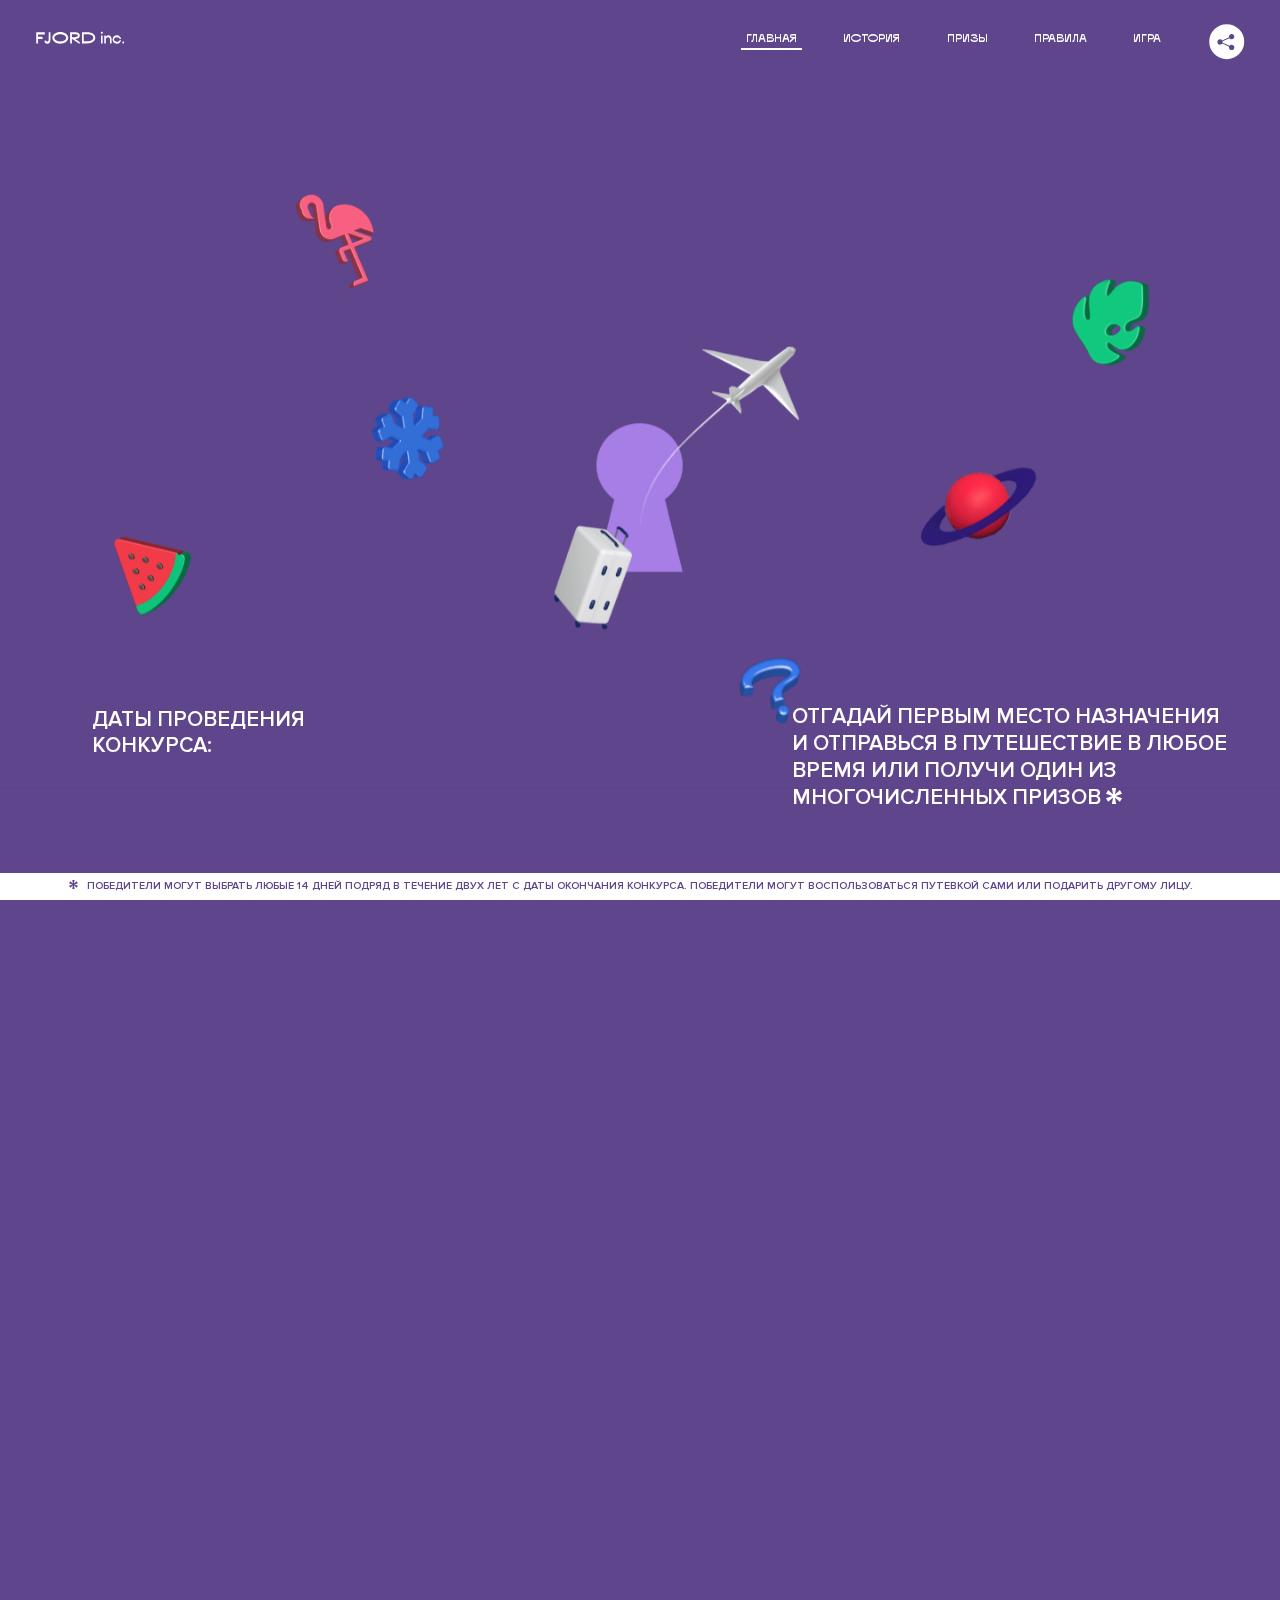
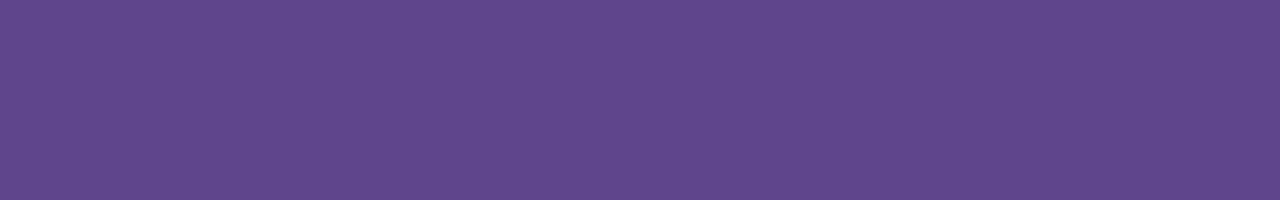
<file: 11/index.html>
<!DOCTYPE html>
<html lang="ru">
<head>
  <meta charset="UTF-8">
  <meta name="description" content="">
  <meta name="viewport" content="width=device-width, initial-scale=1.0">
  <meta http-equiv="X-UA-Compatible" content="ie=edge">
  <title>Mysterious Vacation</title>
<link href="css/style.min.css" rel="stylesheet">  <base href="https://htmlacademy-animation.github.io/1309637-magic-vacation-1/11/">
</head>
<body data-theme="purple">

  <header class="page-header js-header">
    <div class="page-header__wrapper">
      <a href="#" class="page-header__logo" aria-label="Перейти на страницу FJORD.Inc">
        <svg width="100" height="15" viewBox="0 0 100 15" fill="none" xmlns="http://www.w3.org/2000/svg">
          <path d="M0.26 1.4V14H2.276V8.906H7.334V6.44H2.276V3.848H9.872V1.4H0.26ZM12.733 14.36C15.127 14.36 16.243 12.65 16.243 9.5V1.4H14.263V8.96C14.263 11.21 13.723 11.876 12.733 11.876C11.833 11.876 11.473 11.3 11.347 10.58L9.36702 10.94C9.63702 13.046 10.663 14.36 12.733 14.36ZM18.3918 7.7C18.3918 11.372 22.3878 14.36 27.3198 14.36C32.2518 14.36 36.2478 11.372 36.2478 7.7C36.2478 4.028 32.2518 1.04 27.3198 1.04C22.3878 1.04 18.3918 4.028 18.3918 7.7ZM20.6058 7.7C20.6058 5.378 23.6118 3.524 27.3198 3.524C30.9918 3.524 33.9798 5.378 33.9798 7.7C33.9798 10.004 30.9918 11.858 27.3198 11.858C23.6118 11.858 20.6058 10.004 20.6058 7.7ZM40.403 14V8.906H40.799L49.079 14.702V12.38L44.039 8.906H44.201C47.999 8.906 49.277 7.304 49.277 5.162C49.277 3.092 47.999 1.4 44.201 1.4H38.387V14H40.403ZM43.535 3.722C45.785 3.722 47.045 4.136 47.045 5.432C47.045 6.764 45.785 7.034 43.535 7.034H40.403V3.722H43.535ZM51.6936 1.382V14H57.8676C62.7456 14 66.7236 11.534 66.7236 7.7C66.7236 3.848 62.7456 1.382 57.8676 1.382H51.6936ZM53.7096 11.624V3.722H57.5436C61.5396 3.722 64.4916 5.018 64.4916 7.7C64.4916 10.238 61.5396 11.624 57.5436 11.624H53.7096ZM73.1832 14.018H74.9832V5H73.1832V14.018ZM72.9132 1.976C72.9132 2.57 73.3992 3.092 74.0832 3.092C74.7492 3.092 75.2352 2.57 75.2352 1.976C75.2352 1.382 74.7672 0.805999 74.0832 0.805999C73.3812 0.805999 72.9132 1.382 72.9132 1.976ZM76.7867 14H78.5687V9.104C78.7487 8.006 79.5947 6.962 81.0887 6.962C82.1147 6.962 83.2667 7.448 83.2667 9.554V14H85.0487V9.014C85.0487 6.152 83.2307 4.73 81.3587 4.73C79.9187 4.73 79.0727 5.558 78.5687 6.854V5H76.7867V14ZM90.9898 14.27C93.5098 14.27 95.3818 12.506 95.7238 10.328H94.0498C93.7258 11.3 92.6998 12.02 90.9898 12.02C88.8478 12.02 87.7678 10.922 87.7678 9.59C87.7678 8.24 88.8478 6.962 90.9898 6.962C92.7538 6.962 93.7978 7.844 94.0858 8.924H95.7418C95.4358 6.71 93.6178 4.73 90.9898 4.73C88.0918 4.73 86.1298 7.124 86.1298 9.59C86.1298 12.074 88.1278 14.27 90.9898 14.27ZM97.0693 12.938C97.0693 13.658 97.5553 14.144 98.2753 14.144C98.9953 14.144 99.4813 13.658 99.4813 12.938C99.4813 12.2 98.9953 11.714 98.2753 11.714C97.5553 11.714 97.0693 12.2 97.0693 12.938Z" fill="currentColor"></path>
        </svg>
      </a>
      <button class="page-header__toggler js-menu-toggler" type="button" aria-label="Управление мобильным меню"><span>Меню</span></button>
      <nav class="page-header__nav">
        <div class="page-header__menu js-menu" id="menu">
          <ul>
            <li>
              <a class="js-menu-link active" href="#top" data-href="top">главная</a>
            </li>
            <li>
              <a class="js-menu-link" href="#story" data-href="story">история</a>
            </li>
            <li>
              <a class="js-menu-link" href="#prizes" data-href="prizes">призы</a>
            </li>
            <li>
              <a class="js-menu-link" href="#rules" data-href="rules">правила</a>
            </li>
            <li>
              <a class="js-menu-link" href="#game" data-href="game">игра</a>
            </li>
          </ul>
        </div>
        <div class="page-header__social">
          <div class="social-block js-social-block">
            <button class="social-block__toggler" aria-label="Управлять блоком с социальными кнопками">
              <svg width="26" height="22" viewBox="0 0 27 22" fill="none" xmlns="http://www.w3.org/2000/svg">
                <path d="M19.6721 7.43664C21.6273 7.43664 23.213 5.85095 23.213 3.89566C23.213 1.94037 21.6273 0.354675 19.6721 0.354675C17.7168 0.354675 16.1311 1.94037 16.1311 3.89566C16.1311 4.19968 16.1728 4.49178 16.2458 4.77345L7.21751 8.95527C6.57519 8.05214 5.52303 7.46049 4.33078 7.46049C2.37549 7.46049 0.789795 9.04618 0.789795 11.0015C0.789795 12.9568 2.37549 14.5425 4.33078 14.5425C5.52303 14.5425 6.57668 13.9508 7.21751 13.0477L16.2458 17.2295C16.1743 17.5112 16.1311 17.8033 16.1311 18.1073C16.1311 20.0626 17.7168 21.6483 19.6721 21.6483C21.6273 21.6483 23.213 20.0626 23.213 18.1073C23.213 16.152 21.6273 14.5663 19.6721 14.5663C18.4798 14.5663 17.4262 15.158 16.7853 16.0611L7.75701 11.8793C7.82854 11.5976 7.87176 11.3055 7.87176 11.0015C7.87176 10.6974 7.83003 10.4053 7.75701 10.1237L16.7853 5.94186C17.4262 6.84499 18.4783 7.43664 19.6721 7.43664Z" fill="currentColor"></path>
              </svg>
            </button>
            <ul class="social-block__list">
              <li>
                <a class="social-block__link social-block__link--fb" href="#" aria-label="Мы на Facebook">
                  <svg width="8" height="17" viewBox="0 0 8 17" fill="none" xmlns="http://www.w3.org/2000/svg">
                    <path d="M4.24646 16.9899H1.09275L1.05793 8.49828H0V5.30707H1.05793V3.81124C1.05793 1.42084 2.57654 0 5.21735 0H7.41758V3.18585H5.30841C4.28262 3.18585 4.2478 3.48582 4.2478 4.24914V5.30707H7.42964L7.16716 8.49828H4.2478V16.9899H4.24646Z" fill="currentColor"></path>
                  </svg>
                </a>
              </li>
              <li>
                <a class="social-block__link social-block__link--insta" href="#" aria-label="Мы в Instagram">
                  <svg width="15" height="15" viewBox="0 0 15 15" fill="none" xmlns="http://www.w3.org/2000/svg">
                    <path d="M11.0197 0H4.19806C2.14246 0 0.471191 1.66993 0.471191 3.72285V10.5499C0.471191 12.6082 2.14112 14.2727 4.19806 14.2727H11.0197C13.0753 14.2727 14.7466 12.6082 14.7466 10.5499V3.72285C14.7466 1.67127 13.0753 0 11.0197 0ZM11.0197 12.4849H4.19806C3.13076 12.4849 2.26432 11.6158 2.26432 10.5512V3.72419C2.26432 2.65956 3.13076 1.79715 4.19806 1.79715H11.0197C12.087 1.79715 12.9535 2.6609 12.9535 3.72419V10.5512C12.9535 11.6145 12.087 12.4849 11.0197 12.4849Z" fill="currentColor"></path>
                    <path d="M7.60887 3.11084C5.38989 3.11084 3.58203 4.9187 3.58203 7.14036C3.58203 9.35532 5.38989 11.1645 7.60887 11.1645C9.83053 11.1645 11.6357 9.35666 11.6357 7.14036C11.6357 4.9187 9.83053 3.11084 7.60887 3.11084ZM7.60887 9.36871C6.37551 9.36871 5.37784 8.37372 5.37784 7.14036C5.37784 5.90699 6.37551 4.90665 7.60887 4.90665C8.83822 4.90665 9.84259 5.90833 9.84259 7.14036C9.84392 8.37238 8.83822 9.36871 7.60887 9.36871Z" fill="currentColor"></path>
                    <path d="M11.3573 2.35962C10.8256 2.35962 10.3931 2.79752 10.3931 3.32381C10.3931 3.85546 10.8256 4.29336 11.3573 4.29336C11.8862 4.29336 12.3215 3.85546 12.3215 3.32381C12.3215 2.79752 11.8862 2.35962 11.3573 2.35962Z" fill="currentColor"></path>
                  </svg>
                </a>
              </li>
              <li>
                <a class="social-block__link social-block__link--vk" href="#" aria-label="Мы ВКонтакте">
                  <svg width="17" height="10" viewBox="0 0 17 10" fill="none" xmlns="http://www.w3.org/2000/svg">
                    <path d="M14.1234 4.9002C14.1234 4.9002 16.3623 1.72708 16.5866 0.680242C16.6595 0.312285 16.4947 0.103188 16.1069 0.103188C16.1069 0.103188 14.8193 0.103188 14.168 0.103188C13.7235 0.103188 13.5587 0.293278 13.4235 0.579768C13.4235 0.579768 12.3724 2.82553 11.0969 4.24712C10.6861 4.70333 10.4781 4.84318 10.2511 4.84318C10.0646 4.84318 9.98625 4.6911 9.98625 4.27834V0.649016C9.98625 0.147997 9.92545 0.00135496 9.5066 0.00135496H6.39628C6.15578 0.00135496 6.0085 0.134417 6.0085 0.324506C6.0085 0.801084 6.73406 0.908351 6.73406 2.20231V4.87305C6.73406 5.40529 6.70569 5.61575 6.45303 5.61575C5.78016 5.61575 4.19528 3.30618 3.30623 0.678887C3.12923 0.145282 2.93737 0 2.43475 0H0.486409C0.205373 0 0 0.190085 0 0.476576C0 0.991172 0.60666 3.40801 2.99277 6.64358C4.59927 8.8201 6.70569 10 8.60269 10C9.76196 10 10.0416 9.80312 10.0416 9.31432V7.63883C10.0416 7.22607 10.2065 7.04956 10.4429 7.04956C10.7078 7.04956 11.1847 7.13238 12.2805 8.22268C13.5843 9.47862 13.6762 10 14.3896 10H16.5676C16.7919 10 17 9.89273 17 9.52342C17 9.02919 16.3623 8.15343 15.384 7.10659C14.9801 6.56755 14.3302 5.98914 14.1248 5.72301C13.8275 5.40801 13.9154 5.23014 14.1234 4.9002Z" fill="currentColor"></path>
                  </svg>
                </a>
              </li>
            </ul>
          </div>
        </div>
      </nav>
    </div>
  </header>

  <main class="page-content">

    <section class="animation-screen"></section>

    <section class="screen screen--hidden screen--intro" id="top">
      <div class="screen__wrapper">
        <div class="intro">
          <h1 class="intro__title">Таинственный отпуск</h1>
          <div class="intro__content">
            <div class="intro__info">
              <p class="intro__label">Даты проведения конкурса:</p>
              <p class="intro__date">01 — 31.05 / 2020</p>
            </div>
            <div class="intro__message">
              <p>
                Отгадай первым место назначения и&nbsp;отправься в&nbsp;путешествие в&nbsp;любое время или получи один из многочисленных призов
                <svg width="16" height="16" viewBox="0 0 10 10" fill="none" xmlns="http://www.w3.org/2000/svg">
                  <path d="M0 6.35337L3.90271 4.99012L0 3.64663L1.34615 1.32374L4.44287 4.01073L3.67364 0H6.34615L5.57692 4.01073L8.65385 1.32374L10 3.64663L6.13405 4.99012L10 6.35337L8.65385 8.65651L5.57692 5.98927L6.34615 10H3.67364L4.44287 5.96952L1.34615 8.65651L0 6.35337Z" fill="currentColor"></path>
                </svg>
              </p>
            </div>
          </div>
        </div>
      </div>
      <div class="screen__footer js-footer">
        <button class="screen__footer-enlarge js-footer-toggler" type="button" aria-label="Показать сообщение">
          <svg width="10" height="10" viewBox="0 0 10 10" fill="none" xmlns="http://www.w3.org/2000/svg">
            <path d="M0 6.35337L3.90271 4.99012L0 3.64663L1.34615 1.32374L4.44287 4.01073L3.67364 0H6.34615L5.57692 4.01073L8.65385 1.32374L10 3.64663L6.13405 4.99012L10 6.35337L8.65385 8.65651L5.57692 5.98927L6.34615 10H3.67364L4.44287 5.96952L1.34615 8.65651L0 6.35337Z" fill="currentColor"></path>
          </svg>
        </button>
        <button class="screen__footer-collapse js-footer-toggler" type="button" aria-label="Скрыть сообщение">
          <svg width="13" height="13" viewBox="0 0 13 13" fill="none" xmlns="http://www.w3.org/2000/svg">
            <line x1="12.3536" y1="0.353553" x2="0.738349" y2="11.9688" stroke="currentColor"></line>
            <line x1="0.738319" y1="0.539925" x2="12.3535" y2="12.1551" stroke="currentColor"></line>
          </svg>
        </button>
        <div class="screen__footer-wrapper">
          <div class="screen__footer-announce">
            <p class="screen__footer-label">Даты проведения конкурса:</p>
            <p class="screen__footer-date">01 — 31.05 / 2020</p>
          </div>
          <div class="screen__footer-note">
            <p>
              <svg width="10" height="10" viewBox="0 0 10 10" fill="none" xmlns="http://www.w3.org/2000/svg">
                <path d="M0 6.35337L3.90271 4.99012L0 3.64663L1.34615 1.32374L4.44287 4.01073L3.67364 0H6.34615L5.57692 4.01073L8.65385 1.32374L10 3.64663L6.13405 4.99012L10 6.35337L8.65385 8.65651L5.57692 5.98927L6.34615 10H3.67364L4.44287 5.96952L1.34615 8.65651L0 6.35337Z" fill="currentColor"></path>
              </svg>
              <span>Победители могут выбрать любые 14 дней подряд в&nbsp;течение двух лет с&nbsp;даты окончания конкурса. Победители могут воспользоваться путевкой сами или подарить другому лицу.</span>
            </p>
          </div>
        </div>
      </div>
    </section>

    <section class="screen screen--hidden screen--story" id="story">

      <div class="slider swiper-container js-slider">

        <div class="swiper-wrapper">

          <div class="slider__item swiper-slide">
            <h2 class="slider__item-title">История</h2>
            <p class="slider__item-text">Джеймс Таргет был основателем компании &laquo;Fjord Inc.&raquo;. С&nbsp;1965 года &laquo;Fjord Inc.&raquo; прославилась надёжными и&nbsp;удобными чемоданами и&nbsp;аксессуарами для туристов.</p>
          </div>

          <div class="slider__item swiper-slide">
            <p class="slider__item-text">Когда Джеймсу было 7&nbsp;лет, в&nbsp;их&nbsp;доме гостил дядюшка и&nbsp;развлекал детей рассказами о&nbsp;своей поездке в&nbsp;место, показавшееся малышу Таргету невероятным. Тогда Джеймс решил, что однажды посетит его, но&nbsp;не&nbsp;будет рассказывать о&nbsp;мечте, пока не&nbsp;осуществит.</p>
          </div>

          <div class="slider__item swiper-slide">
            <p class="slider__item-text">Джеймс Таргет стал увлеченным путешественником. Он&nbsp;посетил 5&nbsp;континентов, 126&nbsp;стран.</p>
          </div>

          <div class="slider__item swiper-slide">
            <p class="slider__item-text">Он&nbsp;сплавлялся по&nbsp;Амазонке и&nbsp;погружался в&nbsp;пещеры Франции, медитировал в&nbsp;горах Тибета и&nbsp;пожимал руку вождя племени Акугауа.</p>
          </div>

          <div class="slider__item swiper-slide">
            <p class="slider__item-text">Из&nbsp;своих поездок Джеймс Таргет привозил идеи, как сделать свои чемоданы &laquo;Fjord Inc.&raquo; удобными и&nbsp;приспособленными к&nbsp;разным дорожным условиям.</p>
          </div>

          <div class="slider__item swiper-slide">
            <p class="slider__item-text">Всё это время Джеймс не&nbsp;оставлял идею поездки своей мечты. Однако, как только он&nbsp;брался за&nbsp;планирование, возникали препятствия, не&nbsp;позволяющие отправиться туда.</p>
          </div>

          <div class="slider__item swiper-slide">
            <p class="slider__item-text">В&nbsp;возрасте 67&nbsp;лет Джеймс Таргет попал под лавину и&nbsp;погиб. В&nbsp;своём завещании он&nbsp;поручил отправить в&nbsp;заветное путешествие трёх смельчаков, единых с&nbsp;ним духом.</p>
          </div>

          <div class="slider__item swiper-slide">
            <p class="slider__item-text">Тех, кто сможет узнать таинственное место, задавая вопросы специально обученному ИИ&nbsp;&laquo;Соне&raquo;, ждет фантастическое путешествие.</p>
          </div>
        </div>
        <div class="slider__controls">
          <button class="slider__control slider__control--prev js-control-prev" type="button" aria-label="Показать предыдущую историю">
            <svg width="12" height="22" viewBox="0 0 12 22" fill="none" xmlns="http://www.w3.org/2000/svg">
              <path d="M11 1L1 11L11 21" stroke="currentColor" stroke-width="2" stroke-linejoin="round"></path>
            </svg>
          </button>
          <button class="slider__control slider__control--next js-control-next" type="button" aria-label="Показать следующую историю">
            <svg width="12" height="22" viewBox="0 0 12 22" fill="none" xmlns="http://www.w3.org/2000/svg">
              <path d="M1 1L11 11L1 21" stroke="currentColor" stroke-width="2" stroke-linejoin="round"></path>
            </svg>
          </button>
        </div>
        <div class="slider__pagination swiper-pagination"></div>
      </div>
    </section>

    <section class="screen screen--hidden screen--prizes" id="prizes">
      <div class="screen__wrapper">
        <div class="prizes">
          <h2 class="prizes__title">ПРизы</h2>
          <div class="prizes__lead">
            <p>Найди ответ и&nbsp;получи один из&nbsp;призов:</p>
          </div>
          <ul class="prizes__list">
            <li class="prizes__item prizes__item--journeys">
              <div class="prizes__icon">
                <svg id="prize-icon-1" class="prizes__icon-img" xmlns="http://www.w3.org/2000/svg" xmlns:xlink="http://www.w3.org/1999/xlink" viewBox="0 0 350 330">
                  <defs>
                    <clipPath id="window">
                      <path d="M275,225.43H257.87a17.6,17.6,0,0,1-17.52-17.58V170a17.6,17.6,0,0,1,17.52-17.58H275A17.6,17.6,0,0,1,292.51,170v37.83A17.61,17.61,0,0,1,275,225.43Z"></path>
                    </clipPath>
                  </defs>
                  <g clip-path="url(#window)">
                    <g transform="translate(220 160)">
                      <line x1="28.18" y1="38.34" x2="91.09" y2="38.34" fill="none" stroke="#fff" opacity="0" stroke-linecap="round" stroke-miterlimit="10" stroke-width="2">
                        <animateTransform attributeName="transform" type="translate" from="100" to="-150" dur="2s" begin="2.7s" repeatCount="indefinite"></animateTransform>
                        <animate attributeName="opacity" values="0; 1; 1; 0" keyTimes="0; 0.1; 0.9; 1" begin="2.8s" dur="2s" repeatCount="indefinite"></animate>
                      </line>
                      <path d="M41.77,97.54H77.06a12.4,12.4,0,1,1,24.8,0h17.93" transform="translate(-40.77 -69.46)" fill="none" opacity="0" stroke="#fff" stroke-linecap="round" stroke-miterlimit="10" stroke-width="2">
                        <animateTransform attributeName="transform" type="translate" from="100, -69.46" to="-200, -69.46" dur="2s" begin="2.7s" repeatCount="indefinite"></animateTransform>
                        <animate attributeName="opacity" values="0; 1; 1; 0" keyTimes="0; 0.1; 0.9; 1" begin="2.8s" dur="2s" repeatCount="indefinite"></animate>
                      </path>
                      <line x1="218.19" y1="23.72" x2="257.97" y2="23.72" fill="none" opacity="0" stroke="#fff" stroke-linecap="round" stroke-miterlimit="10" stroke-width="2">
                        <animateTransform attributeName="transform" type="translate" to="-200" dur="2s" begin="2.7s" repeatCount="indefinite"></animateTransform>
                        <animate attributeName="opacity" values="0; 1; 1; 0" keyTimes="0; 0.1; 0.9; 1" begin="2.8s" dur="2s" repeatCount="indefinite"></animate>
                      </line>
                      <path d="M278.75,82.91H251.39a12.4,12.4,0,1,0-24.8,0H208.65" transform="translate(-40.77 -69.46)" fill="none" opacity="0" stroke="#fff" stroke-linecap="round" stroke-miterlimit="10" stroke-width="2">
                        <animateTransform attributeName="transform" type="translate" to="-200, -69.46" dur="2s" begin="2.7s" repeatCount="indefinite"></animateTransform>
                        <animate attributeName="opacity" values="0; 1; 1; 0" keyTimes="0; 0.1; 0.9; 1" begin="2.8s" dur="2s" repeatCount="indefinite"></animate>
                      </path>
                      <line x1="246.24" y1="13.45" x2="268.43" y2="13.45" fill="none" opacity="0" stroke="#fff" stroke-linecap="round" stroke-miterlimit="10" stroke-width="2">
                        <animateTransform attributeName="transform" type="translate" to="-150" dur="2s" begin="2.7s" repeatCount="indefinite"></animateTransform>
                        <animate attributeName="opacity" values="0; 1; 1; 0" keyTimes="0; 0.1; 0.9; 1" begin="2.8s" dur="2s" repeatCount="indefinite"></animate>
                      </line>
                    </g>
                  </g>
                  <g>
                    <g>
                      <g id="columns" class="prizes__columns">
                        <path d="M91.14 327.79C89.9394 327.684 89.0477 326.632 89.14 325.43L102.8 132.26C103.9 116.77 98 110.34 94.05 107.79C93.5925 107.481 93.3691 106.925 93.4858 106.386C93.6025 105.846 94.0358 105.432 94.58 105.34C103 104 122.18 104 120 134.19L106.43 326.67C106.324 327.866 105.278 328.757 104.08 328.67L91.14 327.79Z" fill="#ffffff" fill-rule="evenodd" opacity="1" stroke="none"></path>
                        <path d="M124.5 328.17C123.285 328.154 122.313 327.155 122.33 325.94L124.57 132.31C124.76 116.78 118.5 110.7 114.41 108.4C113.94 108.116 113.689 107.576 113.774 107.034C113.86 106.492 114.266 106.055 114.8 105.93C123.16 104.03 142.29 102.93 141.95 133.21L139.7 326.14C139.689 327.355 138.695 328.331 137.48 328.32L124.5 328.17Z" fill="#ffffff" fill-rule="evenodd" opacity="1" stroke="none"></path>
                      </g>
                      <g id="chair" class="prizes__chair">
                        <path d="M257.5 259.82L196.76 259.82L196.76 245.63L251.85 245.63C257.325 245.641 261.756 250.085 261.75 255.56C261.744 257.905 259.845 259.805 257.5 259.81" fill="#a67ee5" fill-rule="evenodd" opacity="1" stroke="none"></path>
                        <path d="M257.5 259.82L196.76 259.82L196.76 245.63L251.85 245.63C257.325 245.641 261.756 250.085 261.75 255.56C261.75 257.909 259.849 259.814 257.5 259.82Z" fill="none" fill-rule="evenodd" opacity="1" stroke="#ffffff" stroke-linecap="butt" stroke-linejoin="miter" stroke-width="2"></path>
                        <path d="M185.47 328.31L171.5 328.31L165.19 286.72L179.16 286.72L185.47 328.31Z" fill="#a67ee5" fill-rule="evenodd" opacity="1" stroke="none"></path>
                        <path d="M185.47 328.31L171.5 328.31L165.19 286.72L179.16 286.72L185.47 328.31Z" fill="none" fill-rule="evenodd" opacity="1" stroke="#ffffff" stroke-linecap="butt" stroke-linejoin="miter" stroke-width="2"></path>
                        <path d="M235.03 328.31L221.06 328.31L214.76 286.72L228.72 286.72L235.03 328.31Z" fill="#a67ee5" fill-rule="evenodd" opacity="1" stroke="none"></path>
                        <path d="M235.03 328.31L221.06 328.31L214.76 286.72L228.72 286.72L235.03 328.31Z" fill="none" fill-rule="evenodd" opacity="1" stroke="#ffffff" stroke-linecap="butt" stroke-linejoin="miter" stroke-width="2"></path>
                        <path d="M281.33 272.45L225.44 272.45C222.669 272.45 220.316 270.421 219.91 267.68L209.05 195.44C214.97 190.538 217.052 182.377 214.204 175.238C211.356 168.099 204.229 163.612 196.56 164.13L141.48 164.13L141.16 267L156.93 290.35L204.12 298.74C205.472 299.235 206.9 299.489 208.34 299.49L281.34 299.49C288.812 299.49 294.87 293.432 294.87 285.96C294.87 278.488 288.812 272.43 281.34 272.43" fill="#a67ee5" fill-rule="evenodd" opacity="1" stroke="none"></path>
                        <path d="M281.33 272.45L225.44 272.45C222.669 272.45 220.316 270.421 219.91 267.68L209.05 195.44C214.97 190.538 217.052 182.377 214.204 175.238C211.356 168.099 204.229 163.612 196.56 164.13L141.48 164.13L141.16 267L156.93 290.35L204.12 298.74C205.472 299.235 206.9 299.489 208.34 299.49L281.34 299.49C288.605 299.208 294.347 293.235 294.345 285.965C294.342 278.695 288.595 272.727 281.33 272.45Z" fill="none" fill-rule="evenodd" opacity="1" stroke="#ffffff" stroke-linecap="butt" stroke-linejoin="miter" stroke-width="2"></path>
                        <path d="M162.42 267.69L151.56 195.45C157.899 190.205 159.791 181.286 156.127 173.919C152.464 166.553 144.21 162.679 136.203 164.569C128.196 166.458 122.544 173.613 122.56 181.84C122.562 183.619 122.829 185.389 123.35 187.09L138.65 289C139.551 295.051 144.742 299.532 150.86 299.54L223.86 299.54C231.186 299.341 237.022 293.344 237.022 286.015C237.022 278.686 231.186 272.689 223.86 272.49L167.95 272.49C165.181 272.477 162.834 270.448 162.42 267.71" fill="#a67ee5" fill-rule="evenodd" opacity="1" stroke="none"></path>
                        <path d="M162.42 267.69L151.56 195.45C157.899 190.205 159.791 181.286 156.127 173.919C152.464 166.553 144.21 162.679 136.203 164.569C128.196 166.458 122.544 173.613 122.56 181.84C122.562 183.619 122.829 185.389 123.35 187.09L138.65 289C139.551 295.051 144.742 299.532 150.86 299.54L223.86 299.54C231.186 299.341 237.022 293.344 237.022 286.015C237.022 278.686 231.186 272.689 223.86 272.49L167.95 272.49C165.174 272.475 162.825 270.436 162.42 267.69Z" fill="none" fill-rule="evenodd" opacity="1" stroke="#ffffff" stroke-linecap="butt" stroke-linejoin="miter" stroke-width="2"></path>
                        <path d="M206.26 259.82L134.26 259.82L132.13 245.63L200.6 245.63C206.075 245.641 210.506 250.085 210.5 255.56C210.495 257.905 208.595 259.805 206.25 259.81" fill="#a67ee5" fill-rule="evenodd" opacity="1" stroke="none"></path>
                        <path d="M206.26 259.82L134.26 259.82L132.13 245.63L200.6 245.63C206.075 245.641 210.506 250.085 210.5 255.56C210.5 257.905 208.605 259.809 206.26 259.82Z" fill="none" fill-rule="evenodd" opacity="1" stroke="#ffffff" stroke-linecap="butt" stroke-linejoin="miter" stroke-width="2"></path>
                        <path d="M151.57 195.44L209.05 195.44" fill="none" fill-rule="evenodd" opacity="1" stroke="#ffffff" stroke-linecap="round" stroke-linejoin="miter" stroke-width="2"></path>
                      </g>
                      <g id="fern" class="prizes__fern">
                        <g class="prizes__fern-wrapper">
                          <path d="M79.18 194C85.4261 202.316 90.6596 211.346 94.77 220.9C87.606 213.464 80.9004 205.599 74.69 197.35C68.4883 189.072 62.7881 180.43 57.62 171.47C65.6734 178.1 72.9108 185.663 79.18 194" fill="#36e69a" fill-rule="evenodd" opacity="1" stroke="none"></path>
                          <path d="M80.94 214.39C89.3383 220.276 96.9939 227.156 103.74 234.88C94.8077 230.187 86.1775 224.94 77.9 219.17C69.7048 213.439 61.8824 207.194 54.48 200.47C63.8466 203.987 72.7358 208.663 80.94 214.39" fill="#36e69a" fill-rule="evenodd" opacity="1" stroke="none"></path>
                          <path d="M93.66 205.48C96.4274 215.47 99.7935 225.284 103.74 234.87C103.5 224.55 101.988 214.3 99.24 204.35C96.3865 194.098 92.3388 184.217 87.18 174.91C88.7226 185.22 90.8832 195.429 93.65 205.48" fill="#36e69a" fill-rule="evenodd" opacity="1" stroke="none"></path>
                          <path d="M107.32 213.52C107.377 223.776 108.065 234.019 109.38 244.19C111.898 234.372 113.161 224.275 113.14 214.14C113.075 203.564 111.732 193.034 109.14 182.78C107.854 192.976 107.229 203.244 107.27 213.52" fill="#25b774" fill-rule="evenodd" opacity="1" stroke="none"></path>
                          <path d="M83.08 229.56C92.4142 233.336 101.245 238.253 109.37 244.2C99.7922 241.753 90.3853 238.679 81.21 235C72.1574 231.339 63.3493 227.1 54.84 222.31C64.5308 223.516 74.0258 225.966 83.09 229.6" fill="#25b774" fill-rule="evenodd" opacity="1" stroke="none"></path>
                          <path d="M88.06 243.83C97.6806 246.377 106.941 250.13 115.62 255C105.908 253.803 96.2919 251.932 86.84 249.4C77.5057 246.893 68.346 243.777 59.42 240.07C69.0896 240.093 78.7169 241.347 88.07 243.8" fill="#25b774" fill-rule="evenodd" opacity="1" stroke="none"></path>
                          <path d="M118.71 224.79C117.033 234.797 115.997 244.901 115.61 255.04C119.756 245.942 122.72 236.351 124.43 226.5C126.18 216.201 126.657 205.726 125.85 195.31C122.772 204.955 120.383 214.807 118.7 224.79" fill="#25b774" fill-rule="evenodd" opacity="1" stroke="none"></path>
                          <path d="M98.86 262C108.367 264.957 117.462 269.103 125.93 274.34C116.275 272.737 106.742 270.468 97.4 267.55C88.1811 264.661 79.1617 261.17 70.4 257.1C80.056 257.521 89.6193 259.167 98.86 262" fill="#068e4d" fill-rule="evenodd" opacity="1" stroke="none"></path>
                          <path d="M130.27 244.29C128.179 254.22 126.73 264.274 125.93 274.39C130.454 265.47 133.815 256.006 135.93 246.23C138.105 236.014 139.015 225.569 138.64 215.13C135.168 224.64 132.375 234.385 130.28 244.29" fill="#068e4d" fill-rule="evenodd" opacity="1" stroke="none"></path>
                          <path d="M108.9 280.69C118.279 284.044 127.196 288.57 135.44 294.16C125.858 292.144 116.426 289.471 107.21 286.16C98.1172 282.886 89.2483 279.021 80.66 274.59C90.2934 275.409 99.7831 277.452 108.9 280.67" fill="#068e4d" fill-rule="evenodd" opacity="1" stroke="none"></path>
                          <path d="M141 264.26C138.499 274.096 136.635 284.084 135.42 294.16C140.302 285.429 144.049 276.11 146.57 266.43C149.173 256.3 150.516 245.889 150.57 235.43C146.702 244.801 143.504 254.436 141 264.26" fill="#068e4d" fill-rule="evenodd" opacity="1" stroke="none"></path>
                          <path d="M92.62 217.67C115.835 252.089 134.92 289.12 149.48 328" fill="none" fill-rule="evenodd" opacity="1" stroke="#36e69a" stroke-linecap="round" stroke-linejoin="round" stroke-width="2"></path>
                        </g>
                      </g>
                      <animateTransform xlink:href="#chair" attributeName="transform" type="translate" from="-100" to="0" begin="2.8s" dur="0.4s" keyTimes="0; 1" calcMode="spline" keySplines="0.43 0.78 0.49 0.99" fill="freeze"></animateTransform>
                      <animateTransform xlink:href="#columns" attributeName="transform" type="translate" from="-100" to="0" begin="3s" dur="0.2s" keyTimes="0; 1" calcMode="spline" keySplines="0.43 0.78 0.49 0.99" fill="freeze"></animateTransform>
                      <animateTransform xlink:href="#fern" attributeName="transform" type="translate" from="-100" to="0" begin="2.9s" dur="0.3s" keyTimes="0; 1" calcMode="spline" keySplines="0.43 0.78 0.49 0.99" fill="freeze" additive="sum"></animateTransform>
                    </g>
                    <path d="M204.25,231.88h-2.05a3.45,3.45,0,0,0-3.43,3.45v2.92a3.45,3.45,0,0,0,3.43,3.45h2.05a3.45,3.45,0,0,0,3.43-3.45v-2.92A3.44,3.44,0,0,0,204.25,231.88Z" fill="none" stroke="#fff" stroke-linecap="round" stroke-linejoin="round" stroke-width="2">
                      <animate attributeName="d" values="
                        M204.354 230.8L202.13 230.796C200.232 230.807 198.774 232.126 198.774 234.023L198.729 237.114C198.729 239.012 199.781 240.213 201.679 240.224L204.541 240.201C206.438 240.19 207.517 238.779 207.517 236.881L207.479 233.753C207.485 231.853 206.254 230.805 204.354 230.8Z;
                        M204.487 231.135L201.815 231.105C199.918 231.116 198.543 232.496 198.543 234.394L198.597 237.567C198.597 239.465 199.687 240.817 201.585 240.828L204.63 240.863C206.527 240.852 207.526 239.393 207.526 237.495L207.525 234.346C207.531 232.446 206.387 231.141 204.487 231.135Z;
                          M204.25 231.88L202.2 231.88C200.302 231.891 198.77 233.432 198.77 235.33L198.77 238.25C198.77 240.148 200.302 241.689 202.2 241.7L204.25 241.7C206.148 241.689 207.68 240.148 207.68 238.25L207.68 235.33C207.686 233.43 206.15 231.886 204.25 231.88Z;
                          M204.487 231.135L201.815 231.105C199.918 231.116 198.543 232.496 198.543 234.394L198.597 237.567C198.597 239.465 199.687 240.817 201.585 240.828L204.63 240.863C206.527 240.852 207.526 239.393 207.526 237.495L207.525 234.346C207.531 232.446 206.387 231.141 204.487 231.135Z;
                          M204.354 230.8L202.13 230.796C200.232 230.807 198.774 232.126 198.774 234.023L198.729 237.114C198.729 239.012 199.781 240.213 201.679 240.224L204.541 240.201C206.438 240.19 207.517 238.779 207.517 236.881L207.479 233.753C207.485 231.853 206.254 230.805 204.354 230.8Z;
                        " dur="0.75s" repeatCount="4"></animate>
                      <animate attributeName="d" from="M204.25 231.88L202.2 231.88C200.302 231.891 198.77 233.432 198.77 235.33L198.77 238.25C198.77 240.148 200.302 241.689 202.2 241.7L204.25 241.7C206.148 241.689 207.68 240.148 207.68 238.25L207.68 235.33C207.686 233.43 206.15 231.886 204.25 231.88Z" to="M275 225.43L257.87 225.43C248.189 225.386 240.361 217.531 240.35 207.85L240.35 170C240.361 160.319 248.189 152.464 257.87 152.42L275 152.42C284.677 152.469 292.499 160.323 292.51 170L292.51 207.83C292.505 217.513 284.683 225.375 275 225.43Z" dur="0.3s" begin="3s" keyTimes="0; 1" calcMode="spline" keySplines="0.43 0.78 0.49 0.99" fill="freeze"></animate>
                    </path>
                    <g class="prizes__airship">
                      <g id="engine-1">
                        <path d="M123.23,173.34h9.16a3.29,3.29,0,0,1,3.29,3.3v5.71a3.29,3.29,0,0,1-3.29,3.3H115.57a1.32,1.32,0,0,1-1.32-1.32v-2a9,9,0,0,1,9-9" fill="#068e4d"></path>
                        <path d="M123.23,173.34h9.16a3.29,3.29,0,0,1,3.29,3.3v5.71a3.29,3.29,0,0,1-3.29,3.3H115.57a1.32,1.32,0,0,1-1.32-1.32v-2A9,9,0,0,1,123.23,173.34Z" fill="none" stroke="#fff" stroke-linecap="round" stroke-linejoin="round" stroke-width="2"></path>
                        <animateTransform attributeName="transform" type="translate" values="0, -2.5; 0, -2; 0, 2; 0, 2.5; 0, 2; 0, -2; 0, -2.5" keyTimes="0; 0.16; 0.32; 0.5; 0.66; 0.83; 1" dur="1.5s" repeatCount="indefinite"></animateTransform>
                      </g>
                      <g id="engine-2">
                        <path d="M123.23,207.39h9.16a3.29,3.29,0,0,0,3.29-3.3v-5.71a3.29,3.29,0,0,0-3.29-3.3H115.57a1.32,1.32,0,0,0-1.32,1.32v2a9,9,0,0,0,9,9" fill="#068e4d"></path>
                        <path d="M123.23,207.39h9.16a3.29,3.29,0,0,0,3.29-3.3v-5.71a3.29,3.29,0,0,0-3.29-3.3H115.57a1.32,1.32,0,0,0-1.32,1.32v2A9,9,0,0,0,123.23,207.39Z" fill="none" stroke="#fff" stroke-linecap="round" stroke-linejoin="round" stroke-width="2"></path>
                        <animateTransform attributeName="transform" type="translate" values="0, -2.5; 0, -2; 0, 2; 0, 2.5; 0, 2; 0, -2; 0, -2.5" keyTimes="0; 0.16; 0.32; 0.5; 0.66; 0.83; 1" dur="1.5s" repeatCount="indefinite"></animateTransform>
                      </g>
                      <path d="M175.44,249.28h48.36a13.27,13.27,0,0,0,13-10.65l3.74-18.32H172.36v25.89A3.09,3.09,0,0,0,175.44,249.28Z" fill="none" stroke="#fff" stroke-linecap="round" stroke-linejoin="round" stroke-width="2">
                        <animate attributeName="d" values="
                          M182.626 246.951L213.613 247.304C219.928 247.3 233.875 243.488 235.122 237.296L240.567 220.283L172.387 220.283L176.273 241.868C176.278 243.566 180.928 246.946 182.626 246.951Z;
                          M182.161 248.108L214.548 248.299C220.864 248.294 234.42 244.021 235.667 237.829L240.567 220.283L172.387 220.283L175.246 242.494C175.252 244.193 180.462 248.102 182.161 248.108Z;
                            M175.44 249.28L223.8 249.28C230.116 249.276 235.553 244.821 236.8 238.63L240.54 220.31L172.36 220.31L172.36 246.2C172.365 247.899 173.741 249.275 175.44 249.28Z;
                            M182.161 248.108L214.548 248.299C220.864 248.294 234.42 244.021 235.667 237.829L240.567 220.283L172.387 220.283L175.246 242.494C175.252 244.193 180.462 248.102 182.161 248.108Z;
                            M182.626 246.951L213.613 247.304C219.928 247.3 233.875 243.488 235.122 237.296L240.567 220.283L172.387 220.283L176.273 241.868C176.278 243.566 180.928 246.946 182.626 246.951Z;
                          " dur="0.75s" repeatCount="indefinite"></animate>
                      </path>
                      <path d="M 236.09491,240.62281 L 225.65526,240.62281 C 221.0775,240.60628 218.28997,237.9578 218.29,233.38 V 220.31" fill="none" stroke="#fff" stroke-linecap="round" stroke-miterlimit="10" stroke-width="2">
                        <animate attributeName="d" values="
                          M234.604 238.358L226.273 238.373C221.695 238.357 217.767 234.864 217.767 230.286L218.317 220.283;
                          M234.951 239.135L226.49 239.357C221.913 239.34 218.276 236.019 218.276 231.441L218.317 220.283;
                            M235.79 241.69L226.57 241.69C221.992 241.673 218.29 237.958 218.29 233.38L218.29 220.31;
                            M234.951 239.135L226.49 239.357C221.913 239.34 218.276 236.019 218.276 231.441L218.317 220.283;
                            M234.604 238.358L226.273 238.373C221.695 238.357 217.767 234.864 217.767 230.286L218.317 220.283;
                          " dur="0.75s" repeatCount="indefinite"></animate>
                      </path>
                    </g>
                    <g class="prizes__airship">
                      <path d="M185.64,231.88h-2.05a3.45,3.45,0,0,0-3.43,3.45v2.92a3.45,3.45,0,0,0,3.43,3.45h2.05a3.45,3.45,0,0,0,3.43-3.45v-2.92A3.45,3.45,0,0,0,185.64,231.88Z" fill="none" stroke="#fff" stroke-linecap="round" stroke-linejoin="round" stroke-width="2">
                        <animate attributeName="d" values="
                          M188.27 230.593L184.974 230.652C183.077 230.663 181.671 232.032 181.671 233.93L182.156 237.138C182.156 239.036 183.59 240.245 185.487 240.256L188.218 240.173C190.116 240.162 191.073 239.357 191.073 237.459L190.916 234.065C190.916 232.167 190.168 230.604 188.27 230.593Z;
                          M188.131 230.887L184.98 230.856C183.082 230.867 181.434 232.324 181.434 234.222L181.72 237.456C181.72 239.354 183.296 240.779 185.193 240.79L188.229 240.989C190.126 240.978 191.073 239.357 191.073 237.459L190.899 234.16C190.9 232.262 190.028 230.898 188.131 230.887Z;
                            M185.64 231.88L183.59 231.88C181.692 231.891 180.16 233.432 180.16 235.33L180.16 238.25C180.16 240.148 181.692 241.689 183.59 241.7L185.64 241.7C187.538 241.689 189.07 240.148 189.07 238.25L189.07 235.33C189.07 233.432 187.538 231.891 185.64 231.88Z;
                            M188.131 230.887L184.98 230.856C183.082 230.867 181.434 232.324 181.434 234.222L181.72 237.456C181.72 239.354 183.296 240.779 185.193 240.79L188.229 240.989C190.126 240.978 191.073 239.357 191.073 237.459L190.899 234.16C190.9 232.262 190.028 230.898 188.131 230.887Z;
                            M188.27 230.593L184.974 230.652C183.077 230.663 181.671 232.032 181.671 233.93L182.156 237.138C182.156 239.036 183.59 240.245 185.487 240.256L188.218 240.173C190.116 240.162 191.073 239.357 191.073 237.459L190.916 234.065C190.916 232.167 190.168 230.604 188.27 230.593Z;
                          " dur="0.75s" repeatCount="indefinite"></animate>
                      </path>
                      <path d="M205,227.08c43.38,0,74.86-15.55,74.86-37s-31.48-37-74.86-37c-27.94,0-55.36,13.53-73.46,24.87a14.3,14.3,0,0,0,0,24.21c18.09,11.33,45.52,24.87,73.46,24.87" fill="#068e4d"></path>
                      <path d="M205,227.08c43.38,0,74.86-15.55,74.86-37s-31.48-37-74.86-37c-27.94,0-55.36,13.53-73.46,24.87a14.3,14.3,0,0,0,0,24.21C149.63,213.54,177.06,227.08,205,227.08Z" fill="none" stroke="#fff" stroke-width="2"></path>
                      <path d="m 200,187.09 c -28.23,0 -51.57,-0.74 -67.81,-1 -3.95,1 -6,2.66 -6.08,4.34 -0.16616,-4.62132 2.14832,-8.97956 6.07,-11.43 16.74,-10.5 44.58,-24.68 72.81,-24.68 44.81,0 73.64,16 73.64,35.75 v 0.37 c -0.37,-7.95 -27.6,-2.87 -72.13,-2.87" fill="#36e69a"></path>
                      <path d="M132.18,195.12c16.74,4.27,44.58,10,72.81,10,44.14,0,72.75-6.32,73.6-14.18-0.86,19.34-29.45,34.86-73.6,34.86-28.23,0-56.07-14.19-72.81-24.68a12.88,12.88,0,0,1-6-10.18c0.26,1.61,2.26,3.18,6,4.14" fill="#068e4d"></path>
                      <path id="ball-center" d="M132.18,186.12c16.74-4.27,44.58-10,72.81-10,44.53,0,73.26,6.43,73.61,14.38,0,0.17,0,.34,0,0.51-0.85,7.86-29.45,14.17-73.6,14.17-28.23,0-56.07-5.76-72.81-10-3.79-1-5.79-2.53-6-4.13l0-.51c0.13-1.69,2.15-3.36,6.1-4.37" fill="#25b774">
                        <animate attributeName="d" values="
                            m 132.18,186.12 c 16.74,-4.27 44.4713,-6.30435 72.7013,-6.30435 44.53,0 73.3687,2.73435 73.7187,10.68435 v 0.51 c -0.85,7.86 -29.23261,17.75696 -73.38261,17.75696 -28.23,0 -56.28739,-9.34696 -73.02739,-13.58696 -3.79,-1 -5.79,-2.53 -6,-4.13 v -0.51 c 0.13,-1.69 2.15,-3.36 6.1,-4.37;
                            m 132.18,186.12 c 16.74,-4.27 44.4713,-7.06522 72.7013,-7.06522 44.53,0 73.3687,3.49522 73.7187,11.44522 v 0.51 c -0.85,7.86 -29.23261,17.10478 -73.38261,17.10478 -28.23,0 -56.28739,-8.69478 -73.02739,-12.93478 -3.79,-1 -5.79,-2.53 -6,-4.13 v -0.51 c 0.13,-1.69 2.15,-3.36 6.1,-4.37;
                            m 132.18,186.12 c 16.74,-4.27 44.58,-13.26087 72.81,-13.26087 44.53,0 73.26,9.69087 73.61,17.64087 v 0.51 c -0.85,7.86 -29.5587,10.90913 -73.7087,10.90913 -28.23,0 -55.9613,-2.49913 -72.7013,-6.73913 -3.79,-1 -5.79,-2.53 -6,-4.13 v -0.51 c 0.13,-1.69 2.15,-3.36 6.1,-4.37;
                            m 132.18,186.12 c 16.74,-4.27 44.6887,-13.80435 72.9187,-13.80435 44.53,0 73.1513,10.23435 73.5013,18.18435 v 0.51 c -0.85,7.86 -29.45,10.14826 -73.6,10.14826 -28.23,0 -56.07,-1.73826 -72.81,-5.97826 -3.79,-1 -5.79,-2.53 -6,-4.13 v -0.51 c 0.13,-1.69 2.15,-3.36 6.1,-4.37;
                            m 132.18,186.12 c 16.74,-4.27 44.58,-13.26087 72.81,-13.26087 44.53,0 73.26,9.69087 73.61,17.64087 v 0.51 c -0.85,7.86 -29.5587,10.90913 -73.7087,10.90913 -28.23,0 -55.9613,-2.49913 -72.7013,-6.73913 -3.79,-1 -5.79,-2.53 -6,-4.13 v -0.51 c 0.13,-1.69 2.15,-3.36 6.1,-4.37;
                            m 132.18,186.12 c 16.74,-4.27 44.4713,-7.06522 72.7013,-7.06522 44.53,0 73.3687,3.49522 73.7187,11.44522 v 0.51 c -0.85,7.86 -29.23261,17.10478 -73.38261,17.10478 -28.23,0 -56.28739,-8.69478 -73.02739,-12.93478 -3.79,-1 -5.79,-2.53 -6,-4.13 v -0.51 c 0.13,-1.69 2.15,-3.36 6.1,-4.37;
                            m 132.18,186.12 c 16.74,-4.27 44.4713,-6.30435 72.7013,-6.30435 44.53,0 73.3687,2.73435 73.7187,10.68435 v 0.51 c -0.85,7.86 -29.23261,17.75696 -73.38261,17.75696 -28.23,0 -56.28739,-9.34696 -73.02739,-13.58696 -3.79,-1 -5.79,-2.53 -6,-4.13 v -0.51 c 0.13,-1.69 2.15,-3.36 6.1,-4.37;
                          " keyTimes="0; 0.16; 0.33; 0.5; 0.66; 0.83; 1" dur="1.5s" repeatCount="indefinite"></animate>
                      </path>
                      <g id="engine-3">
                        <path d="M123.23,173.34h9.16a3.29,3.29,0,0,1,3.29,3.3v5.71a3.29,3.29,0,0,1-3.29,3.3H115.57a1.32,1.32,0,0,1-1.32-1.32v-2a9,9,0,0,1,9-9" fill="#068e4d"></path>
                        <path d="M123.23,173.34h9.16a3.29,3.29,0,0,1,3.29,3.3v5.71a3.29,3.29,0,0,1-3.29,3.3H115.57a1.32,1.32,0,0,1-1.32-1.32v-2A9,9,0,0,1,123.23,173.34Z" fill="none" stroke="#fff" stroke-linecap="round" stroke-linejoin="round" stroke-width="2"></path>
                        <animateTransform attributeName="transform" type="translate" values="0, 2.5; 0, 2; 0, -2; 0, -2.5; 0, -2; 0, 2; 0, 2.5" keyTimes="0; 0.16; 0.32; 0.5; 0.66; 0.83; 1" dur="1.5s" repeatCount="indefinite"></animateTransform>
                      </g>
                      <g id="engine-4">
                        <path d="M123.23,207.39h9.16a3.29,3.29,0,0,0,3.29-3.3v-5.71a3.29,3.29,0,0,0-3.29-3.3H115.57a1.32,1.32,0,0,0-1.32,1.32v2a9,9,0,0,0,9,9" fill="#068e4d"></path>
                        <path d="M123.23,207.39h9.16a3.29,3.29,0,0,0,3.29-3.3v-5.71a3.29,3.29,0,0,0-3.29-3.3H115.57a1.32,1.32,0,0,0-1.32,1.32v2A9,9,0,0,0,123.23,207.39Z" fill="none" stroke="#fff" stroke-linecap="round" stroke-linejoin="round" stroke-width="2"></path>
                        <animateTransform attributeName="transform" type="translate" values="0, 2.5; 0, 2; 0, -2; 0, -2.5; 0, -2; 0, 2; 0, 2.5" dur="1.5s" repeatCount="indefinite"></animateTransform>
                      </g>
                    </g>
                  </g>
                  <line id="cloud-line-1" x1="68.95" y1="107.8" x2="131.86" y2="107.8" fill="none" opacity="0" stroke="#fff" stroke-linecap="round" stroke-miterlimit="10" stroke-width="2"></line>
                    <animateTransform xlink:href="#cloud-line-1" attributeName="transform" type="translate" from="180" to="-50" dur="2s" begin="0.6s" fill="freeze"></animateTransform>
                    <animate id="start" xlink:href="#cloud-line-1" attributeName="opacity" values="0; 1; 1; 0" keyTimes="0; 0.1; 0.9; 1" begin="0.6s" dur="2s" fill="freeze"></animate>
                  <g>
                    <path id="cloud-top-1" d="M41.77,97.54H77.06a12.4,12.4,0,1,1,24.8,0h17.93" fill="none" opacity="0" stroke="#fff" stroke-linecap="round" stroke-miterlimit="10" stroke-width="2"></path>
                      <animateTransform xlink:href="#cloud-top-1" attributeName="transform" type="translate" from="200" to="-50" begin="0.6s" dur="2s" fill="freeze"></animateTransform>
                      <animate xlink:href="#cloud-top-1" attributeName="opacity" values="0; 1; 1; 0" keyTimes="0; 0.1; 0.9; 1" begin="0.6s" dur="2s" fill="freeze"></animate>
                  </g>
                  <line id="cloud-line-2" x1="258.96" y1="93.19" x2="298.74" y2="93.19" fill="none" opacity="0" stroke="#fff" stroke-linecap="round" stroke-miterlimit="10" stroke-width="2"></line>
                    <animateTransform xlink:href="#cloud-line-2" attributeName="transform" type="translate" from="0" to="-150" begin="start.begin+1.5s" dur="2s" fill="freeze"></animateTransform>
                    <animate xlink:href="#cloud-line-2" attributeName="opacity" values="0; 1; 1; 0" keyTimes="0; 0.1; 0.9; 1" begin="start.begin+1.5s" dur="2s" fill="freeze"></animate>
                  <g id="cloud-top-2">
                    <path id="cloud-top-2-path" d="M278.75,82.91H251.39a12.4,12.4,0,1,0-24.8,0H208.65" fill="none" opacity="0" stroke="#fff" stroke-linecap="round" stroke-miterlimit="10" stroke-width="2"></path>
                    <line id="cloud-top-2-line" x1="287.01" y1="82.91" x2="309.21" y2="82.91" fill="none" opacity="0" stroke="#fff" stroke-linecap="round" stroke-miterlimit="10" stroke-width="2"></line>
                  </g>
                    <animateTransform xlink:href="#cloud-top-2" attributeName="transform" type="translate" from="0" to="-170" begin="start.begin+1.5s" dur="2s" fill="freeze"></animateTransform>
                    <animate xlink:href="#cloud-top-2-path" attributeName="opacity" values="0; 1; 1; 0" keyTimes="0; 0.1; 0.9; 1" begin="start.begin+1.5s" dur="2s" fill="freeze"></animate>
                    <animate xlink:href="#cloud-top-2-line" attributeName="opacity" values="0; 1; 1; 0" keyTimes="0; 0.1; 0.9; 1" begin="start.begin+1.5s" dur="2s" fill="freeze"></animate>
                  <g class="prizes__airship">
                    <line id="airship-trail-1" x1="106.25" y1="179.49" x2="84.05" y2="179.49" fill="none" stroke="#fff" stroke-linecap="round" stroke-miterlimit="10" stroke-width="2"></line>
                    <animate xlink:href="#airship-trail-1" attributeName="x2" values="84.05; 90.05; 84.05;" begin="0.1s" dur="0.2s" repeatCount="indefinite"></animate>
                    <line id="airship-trail-2" x1="106.25" y1="190.98" x2="68.77" y2="190.98" fill="none" stroke="#fff" stroke-linecap="round" stroke-miterlimit="10" stroke-width="2"></line>
                    <animate xlink:href="#airship-trail-2" attributeName="x2" values="68.77; 74.05; 68.77;" begin="0.05s" dur="0.2s" repeatCount="indefinite"></animate>
                    <line id="airship-trail-3" x1="106.25" y1="201.23" x2="84.05" y2="201.23" fill="none" stroke="#fff" stroke-linecap="round" stroke-miterlimit="10" stroke-width="2"></line>
                    <animate xlink:href="#airship-trail-3" attributeName="x2" values="84.05; 90.05; 84.05;" begin="0.15s" dur="0.2s" repeatCount="indefinite"></animate>
                  </g>
                  <g>
                    <path d="M289.94 327.88L244.88 327.88L212.8 296.58C212.096 295.985 211.064 295.985 210.36 296.58L200.16 306.81C199.514 307.369 198.556 307.369 197.91 306.81L178.91 286.64C178.015 285.883 176.705 285.883 175.81 286.64L149.39 312.28C148.746 312.843 147.784 312.843 147.14 312.28L144.51 309.36C143.856 308.761 142.854 308.761 142.2 309.36L124.63 329L80.78 329" fill="none" stroke="#fff" stroke-linecap="round" stroke-miterlimit="10" stroke-width="2">
                      <animate attributeName="d" to="M289.94 327.88L244.88 327.88L213.178 328.117C212.474 327.522 210.951 327.347 210.247 327.943L199.673 327.907C199.027 328.466 197.923 328.887 197.277 328.328L176.648 328.548C175.753 327.792 173.942 327.353 173.047 328.11L148.743 327.984C148.098 328.547 146.841 328.912 146.196 328.349L143.69 328.614C143.037 328.016 142.034 328.016 141.38 328.614L124.63 329L80.78 329" dur="0.3s" begin="3s" fill="freeze" calcMode="spline" keySplines="0.17 0.67 0.83 0.67"></animate>
                    </path>
                    <path d="M289.94,328H200.15c-0.86,0-1.56,0-2.25,0h-19c-1.5,0-2.23,0-3.1,0h-32.3c-1.09,0-1.66,0-2.31,0H80.78" fill="none" stroke="#fff" stroke-linecap="round" stroke-miterlimit="10" stroke-width="2"></path>
                  </g>
                </svg>
              </div>
              <p class="prizes__desc">
                <b>3</b>
                <span>загадочных путешествия</span>
              </p>
            </li>
            <li class="prizes__item prizes__item--cases">
              <div class="prizes__icon">
                <picture id="prize-icon-2" class="prizes__icon-img">
                  <source srcset="img/prize2-mob.svg" media="(orientation: portrait)">
                  <img src="img/prize2.svg" alt="">
                </picture>
              </div>
              <p class="prizes__desc">
                <b>7</b>
                <span>надежных чемоданов</span>
              </p>
            </li>
            <li class="prizes__item prizes__item--codes">
              <div class="prizes__icon">
                <picture id="prize-icon-3" class="prizes__icon-img">
                  <source srcset="img/prize3-mob.svg" media="(orientation: portrait)">
                  <img src="img/prize3.svg" alt="">
                </picture>
              </div>
              <p class="prizes__desc">
                <b>900</b>
                <span>
                  промокодов на&nbsp;скидку 15%
                  <svg width="10" height="10" viewBox="0 0 10 10" fill="none" xmlns="http://www.w3.org/2000/svg">
                    <path d="M0 6.35337L3.90271 4.99012L0 3.64663L1.34615 1.32374L4.44287 4.01073L3.67364 0H6.34615L5.57692 4.01073L8.65385 1.32374L10 3.64663L6.13405 4.99012L10 6.35337L8.65385 8.65651L5.57692 5.98927L6.34615 10H3.67364L4.44287 5.96952L1.34615 8.65651L0 6.35337Z" fill="currentColor"></path>
                  </svg>
                </span>
              </p>
            </li>
          </ul>
        </div>
      </div>
      <div class="screen__footer js-footer">
        <button class="screen__footer-enlarge js-footer-toggler" type="button" aria-label="Показать сообщение">
          <svg width="10" height="10" viewBox="0 0 10 10" fill="none" xmlns="http://www.w3.org/2000/svg">
            <path d="M0 6.35337L3.90271 4.99012L0 3.64663L1.34615 1.32374L4.44287 4.01073L3.67364 0H6.34615L5.57692 4.01073L8.65385 1.32374L10 3.64663L6.13405 4.99012L10 6.35337L8.65385 8.65651L5.57692 5.98927L6.34615 10H3.67364L4.44287 5.96952L1.34615 8.65651L0 6.35337Z" fill="currentColor"></path>
          </svg>
        </button>
        <button class="screen__footer-collapse js-footer-toggler" type="button" aria-label="Скрыть сообщение">
          <svg width="13" height="13" viewBox="0 0 13 13" fill="none" xmlns="http://www.w3.org/2000/svg">
            <line x1="12.3536" y1="0.353553" x2="0.738349" y2="11.9688" stroke="currentColor"></line>
            <line x1="0.738319" y1="0.539925" x2="12.3535" y2="12.1551" stroke="currentColor"></line>
          </svg>
        </button>
        <div class="screen__footer-wrapper">
          <div class="screen__footer-announce">
            <p class="screen__footer-label">Даты проведения конкурса:</p>
            <p class="screen__footer-date">01 — 31.05 / 2020</p>
          </div>
          <div class="screen__footer-note">
            <p>
              <svg width="10" height="10" viewBox="0 0 10 10" fill="none" xmlns="http://www.w3.org/2000/svg">
                <path d="M0 6.35337L3.90271 4.99012L0 3.64663L1.34615 1.32374L4.44287 4.01073L3.67364 0H6.34615L5.57692 4.01073L8.65385 1.32374L10 3.64663L6.13405 4.99012L10 6.35337L8.65385 8.65651L5.57692 5.98927L6.34615 10H3.67364L4.44287 5.96952L1.34615 8.65651L0 6.35337Z" fill="currentColor"></path>
              </svg>
              <span>Скидка&nbsp;15% на&nbsp;единоразовое приобретение путёвки с&nbsp;1&nbsp;июня 2020 по&nbsp;31&nbsp;мая 2022&nbsp;года. Суммируется с&nbsp;другими акциями</span>
            </p>
          </div>
        </div>
      </div>
    </section>

    <section class="screen screen--hidden screen--rules" id="rules">
      <div class="screen__wrapper">
        <div class="rules">
          <h2 class="rules__title">Правила</h2>
          <div class="rules__lead">
            <p>Для того чтобы получить наследство Джеймса Таргета, тебе нужно выведать у&nbsp;&laquo;Сони&raquo;, куда предстоит отправиться тебе в&nbsp;случае победы</p>
          </div>
          <ol class="rules__list">
            <li class="rules__item">
              <p>Тебе отводится <br>5&nbsp;минут</p>
            </li>
            <li class="rules__item">
              <p>Задавай любые вопросы в&nbsp;текстовом поле</p>
            </li>
            <li class="rules__item">
              <p>Нажимай кнопку &laquo;Узнать&raquo;, чтобы получить ответ</p>
            </li>
            <li class="rules__item">
              <p>&laquo;Соня&raquo; может отвечать только&nbsp;Да или Нет</p>
            </li>
          </ol>
          <a href="#game" class="rules__link btn">
            <span class="rules__link-text">Погнали!</span>
          </a>
        </div>
      </div>
      <div class="screen__disclaimer">
        <div class="disclaimer">
          <ul>
            <li>
              <a href="#">Правовая информация</a>
            </li>
            <li>
              <a href="#">Подробные правила</a>
            </li>
          </ul>
        </div>
      </div>
    </section>

    <section class="screen screen--hidden screen--game" id="game">
      <div class="screen__wrapper">
        <div class="game">
          <div class="game__header">
            <h2 class="game__title">Игра</h2>
            <div class="game__counter">
              <span>05</span>:<span>00</span>
            </div>
          </div>
          <div class="game__body">
            <div class="chat">
              <div class="chat__body js-chat">
                <ul class="chat__list" id="messages"></ul>
              </div>
              <div class="chat__footer">
                <form action="#" method="post" class="form" id="message-form">
                  <label for="message-field" class="visually-hidden">Поле для ввода вопроса</label>
                  <div class="form__field-wrapper">
                      <input type="text" class="form__field form__field--text" id="message-field">
                  </div>
                  <button class="form__button btn">
                    Узнать
                    <svg width="18" height="19" viewBox="0 0 18 19" fill="none" xmlns="http://www.w3.org/2000/svg">
                      <path stroke="currentColor" stroke-width="2" d="M9 19V1"></path>
                      <path d="M1 9l8-8 8 8" stroke="currentColor" stroke-width="2" stroke-linejoin="round"></path>
                    </svg>
                  </button>
                </form>
              </div>
            </div>
          </div>
          <!-- временные кнопки для показа результата -->
          <div class="game__buttons">
            <button class="game__button btn js-show-result" type="button" data-target="result">Положительный результат</button>
            <button class="game__button btn js-show-result" type="button" data-target="result2">Положительный результат - 2</button>
            <button class="game__button btn js-show-result" type="button" data-target="result3">Отрицательный результат</button>
          </div>
        </div>
      </div>
    </section>

    <section class="screen screen--hidden screen--result" id="result">
      <div class="screen__wrapper">
        <div class="result result--trip">
          <div class="result__image">
            <picture>
              <source srcset="img/result1-mob.png 1x, img/result1-mob@2x.png 2x" media="(max-width: 768px) and (orientation: portrait)">
              <img src="img/result1.png" srcset="img/result1@2x.png 2x" alt="">
            </picture>
          </div>
          <h2 class="result__title">
            <span class="visually-hidden">ПОбеда!</span>
            <svg class="result__title-icon result__title-icon--1" xmlns="http://www.w3.org/2000/svg" viewBox="0 0 568.85 109.24">
              <path d="M16,24.44V92H2.6V8H75V92H61.52V24.44H16Z" transform="translate(-2.1 -1.5)" fill="none" stroke="currentColor"></path>
              <path d="M148.76,5.6c32.88,0,59.52,19.92,59.52,44.4s-26.64,44.4-59.52,44.4S89.24,74.48,89.24,50,115.88,5.6,148.76,5.6Zm0,72.12c24.48,0,44.4-12.36,44.4-27.72s-19.92-27.84-44.4-27.84C124,22.16,104,34.52,104,50S124,77.72,148.76,77.72Z" transform="translate(-2.1 -1.5)" fill="none" stroke="currentColor"></path>
              <path d="M287.36,8V24.44H236v14.4h25.32c25.44,0,34,11.16,34,26.52,0,15.6-8.52,26.64-34,26.64H222.56V8h64.8ZM256.88,76.52c15.12,0,23.52-2,23.52-11.52S272,54.44,256.88,54.44H236V76.52h20.88Z" transform="translate(-2.1 -1.5)" fill="none" stroke="currentColor"></path>
              <path d="M371.47,8V24.44H320.84V41.6h33.6V58h-33.6V75.56h50.64V92H307.4V8h64.08Z" transform="translate(-2.1 -1.5)" fill="none" stroke="currentColor"></path>
              <path d="M382.39,110.24V75.56h7.44c4.56-4.68,7.8-18.36,8.76-56L399,8h48.6V75.56h10v34.68H442.87V92H397v18.24H382.39Zm51.72-34.68V24.44H411.55v3.12c-0.48,22.44-3.24,37.68-7.2,48h29.76Z" transform="translate(-2.1 -1.5)" fill="none" stroke="currentColor"></path>
              <path d="M463.75,92l28-84h27.12l28.08,84H533.47l-7.8-23.52h-37.8L480.07,92H463.75Zm56.64-40L507,11.84,493.51,52h26.88Z" transform="translate(-2.1 -1.5)" fill="none" stroke="currentColor"></path>
              <path d="M554.12,70.4L555.55,2H569l1.44,68.4H554.12Zm8.28,6.36c4.8,0,8,3.24,8,8.16a8,8,0,1,1-16.08,0C554.35,80,557.59,76.76,562.39,76.76Z" transform="translate(-2.1 -1.5)" fill="none" stroke="currentColor"></path>
            </svg>
          </h2>
          <div class="result__text">
            <p>ты&nbsp;отправляешься в&nbsp;Арктику!</p>
          </div>
          <div class="result__form">
            <form action="#" method="post" class="form form--result">
              <label for="email-field" class="visually-hidden">зарегистрируй результат</label>
              <div class="form__field-wrapper">
                <input type="email" class="form__field form__field--email" id="email-field" placeholder="e-mail для регистации результата и получения приза" required="">
              </div>
              <button class="form__button btn">
                отправить
                <svg width="18" height="19" viewBox="0 0 18 19" fill="none" xmlns="http://www.w3.org/2000/svg">
                  <path stroke="currentColor" stroke-width="2" d="M9 19V1"></path>
                  <path d="M1 9l8-8 8 8" stroke="currentColor" stroke-width="2" stroke-linejoin="round"></path>
                </svg>
              </button>
            </form>
          </div>
        </div>
      </div>
    </section>

    <section class="screen screen--hidden screen--result" id="result2">
      <div class="screen__wrapper">
        <div class="result result--prize">
          <div class="result__image">
            <div class="result__image-wrapper result__right-leaf">
              <img src="img/win-suitcase/leaf blue 1.png" alt="">
            </div>
            <div class="result__image-wrapper result__left-leaf">
              <img src="img/win-suitcase/leaf blue 2.png" alt="">
            </div>
            <div class="result__image-wrapper result__green-leaf">
              <img src="img/win-suitcase/leaf green.png" alt="">
            </div>
            <div class="result__image-wrapper result__suitcase">
              <img src="img/win-suitcase/suitcase.png" alt="">
            </div>
            <div class="result__image-wrapper result__flamingo">
              <img src="img/win-suitcase/flamingo.png" alt="">
            </div>
          </div>
          <h2 class="result__title">
            <span class="visually-hidden">ПОбеда!</span>
            <svg class="result__title-icon result__title-icon--2" xmlns="http://www.w3.org/2000/svg" viewBox="0 0 568.85 109.24">
              <path d="M16,24.44V92H2.6V8H75V92H61.52V24.44H16Z" transform="translate(-2.1 -1.5)" fill="none" stroke="currentColor"></path>
              <path d="M148.76,5.6c32.88,0,59.52,19.92,59.52,44.4s-26.64,44.4-59.52,44.4S89.24,74.48,89.24,50,115.88,5.6,148.76,5.6Zm0,72.12c24.48,0,44.4-12.36,44.4-27.72s-19.92-27.84-44.4-27.84C124,22.16,104,34.52,104,50S124,77.72,148.76,77.72Z" transform="translate(-2.1 -1.5)" fill="none" stroke="currentColor"></path>
              <path d="M287.36,8V24.44H236v14.4h25.32c25.44,0,34,11.16,34,26.52,0,15.6-8.52,26.64-34,26.64H222.56V8h64.8ZM256.88,76.52c15.12,0,23.52-2,23.52-11.52S272,54.44,256.88,54.44H236V76.52h20.88Z" transform="translate(-2.1 -1.5)" fill="none" stroke="currentColor"></path>
              <path d="M371.47,8V24.44H320.84V41.6h33.6V58h-33.6V75.56h50.64V92H307.4V8h64.08Z" transform="translate(-2.1 -1.5)" fill="none" stroke="currentColor"></path>
              <path d="M382.39,110.24V75.56h7.44c4.56-4.68,7.8-18.36,8.76-56L399,8h48.6V75.56h10v34.68H442.87V92H397v18.24H382.39Zm51.72-34.68V24.44H411.55v3.12c-0.48,22.44-3.24,37.68-7.2,48h29.76Z" transform="translate(-2.1 -1.5)" fill="none" stroke="currentColor"></path>
              <path d="M463.75,92l28-84h27.12l28.08,84H533.47l-7.8-23.52h-37.8L480.07,92H463.75Zm56.64-40L507,11.84,493.51,52h26.88Z" transform="translate(-2.1 -1.5)" fill="none" stroke="currentColor"></path>
              <path d="M554.12,70.4L555.55,2H569l1.44,68.4H554.12Zm8.28,6.36c4.8,0,8,3.24,8,8.16a8,8,0,1,1-16.08,0C554.35,80,557.59,76.76,562.39,76.76Z" transform="translate(-2.1 -1.5)" fill="none" stroke="currentColor"></path>
            </svg>
          </h2>
          <div class="result__text">
            <p>чемодан &laquo;Fjord&nbsp;Inc.&raquo;&nbsp;твой</p>
          </div>
          <div class="result__form result__form--result2">
            <form action="#" method="post" class="form form--result">
              <label for="email-field2" class="visually-hidden">зарегистрируй результат</label>
              <div class="form__field-wrapper">
                <div class="form__field-animated"></div>
                <input type="email" class="form__field form__field--email2" id="email-field2" placeholder="e-mail для регистации результата и получения приза" required="">
              </div>
              <button class="form__button btn">
                отправить
                <svg width="18" height="19" viewBox="0 0 18 19" fill="none" xmlns="http://www.w3.org/2000/svg">
                  <path stroke="currentColor" stroke-width="2" d="M9 19V1"></path>
                  <path d="M1 9l8-8 8 8" stroke="currentColor" stroke-width="2" stroke-linejoin="round"></path>
                </svg>
              </button>
            </form>
          </div>
        </div>
      </div>
    </section>

    <section class="screen screen--hidden screen--result" id="result3">
      <div class="screen__wrapper">
        <div class="result result--negative">
          <div class="result__image">
            <picture>
              <source srcset="img/result3-mob.png 1x, img/result3-mob@2x.png 2x" media="(max-width: 768px) and (orientation: portrait)">
              <img src="img/result3.png" srcset="img/result3@2x.png 2x" alt="">
            </picture>
          </div>
          <h2 class="result__title">
            <span class="visually-hidden">Не угадал!</span>
            <svg class="result__title-icon result__title-icon--3" xmlns="http://www.w3.org/2000/svg" viewBox="0 0 660.77 109.24">
              <g>
                <path d="M2.66,92V8H16.1V42.2H53.3V8H66.74V92H53.3V58.64H16.1V92H2.66Z" transform="translate(-2.16 -1.5)" fill="none" stroke="currentColor"></path>
              </g>
              <g>
                <path d="M147.62,8V24.44H97V41.6h33.6V58H97V75.56h50.64V92H83.54V8h64.08Z" transform="translate(-2.16 -1.5)" fill="none" stroke="currentColor"></path>
              </g>
              <g>
                <path d="M199.22,8l20.52,42.36L235.34,8h16.44l-31,84H204.38l9.48-25.92L185.78,8h13.44Z" transform="translate(-2.16 -1.5)" fill="none" stroke="currentColor"></path>
              </g>
              <g>
                <path d="M273.74,24.44V92H260.3V8h50.16V24.44H273.74Z" transform="translate(-2.16 -1.5)" fill="none" stroke="currentColor"></path>
              </g>
              <g>
                <path d="M307.1,92l28-84h27.12l28.08,84H376.82L369,68.48h-37.8L323.42,92H307.1Zm56.64-40L350.3,11.84,336.86,52h26.88Z" transform="translate(-2.16 -1.5)" fill="none" stroke="currentColor"></path>
              </g>
              <g>
                <path d="M396.38,110.24V75.56h7.44c4.56-4.68,7.8-18.36,8.76-56L412.94,8h48.6V75.56h10v34.68H456.86V92H411v18.24H396.38ZM448.1,75.56V24.44H425.54v3.12c-0.48,22.44-3.24,37.68-7.2,48H448.1Z" transform="translate(-2.16 -1.5)" fill="none" stroke="currentColor"></path>
              </g>
              <g>
                <path d="M477.74,92l28-84h27.12L560.9,92H547.46l-7.8-23.52h-37.8L494.06,92H477.74Zm56.64-40-13.44-40.2L507.5,52h26.88Z" transform="translate(-2.16 -1.5)" fill="none" stroke="currentColor"></path>
              </g>
              <g>
                <path d="M568.7,76.88a13.77,13.77,0,0,0,5,1c6.6,0,10.44-6.24,12-58.32L586.22,8h46.2V92H619V24.44H598.82l-0.12,3.12C597.14,81,589,94.4,573.74,94.4a28.55,28.55,0,0,1-6.72-.84Z" transform="translate(-2.16 -1.5)" fill="none" stroke="currentColor"></path>
              </g>
              <g>
                <path d="M646.1,70.4L647.54,2H661l1.44,68.4H646.1Zm8.28,6.36c4.8,0,8,3.24,8,8.16a8,8,0,0,1-16.08,0C646.34,80,649.58,76.76,654.38,76.76Z" transform="translate(-2.16 -1.5)" fill="none" stroke="currentColor"></path>
              </g>
            </svg>
          </h2>
          <button class="result__button js-play" type="button">
            не сдавайся!
            <span>
              <svg width="27" height="22" viewBox="0 0 27 22" fill="none" xmlns="http://www.w3.org/2000/svg">
                <path d="M10.6899 1.47998C5.42992 1.47998 1.16992 5.73998 1.16992 11C1.16992 16.26 5.42992 20.52 10.6899 20.52C15.9499 20.52 20.2099 16.26 20.2099 11V7.13998" stroke="currentColor" stroke-width="2" stroke-miterlimit="10"></path>
                <path d="M15.1099 12.5099L20.1499 7.13989L25.3099 12.6299" stroke="currentColor" stroke-width="2" stroke-miterlimit="10" stroke-linejoin="round"></path>
              </svg>
            </span>
          </button>
        </div>
      </div>
    </section>

    <div class="screen__curtain"></div>

  </main>

<script src="js/script.js"></script></body>
</html>
</file>
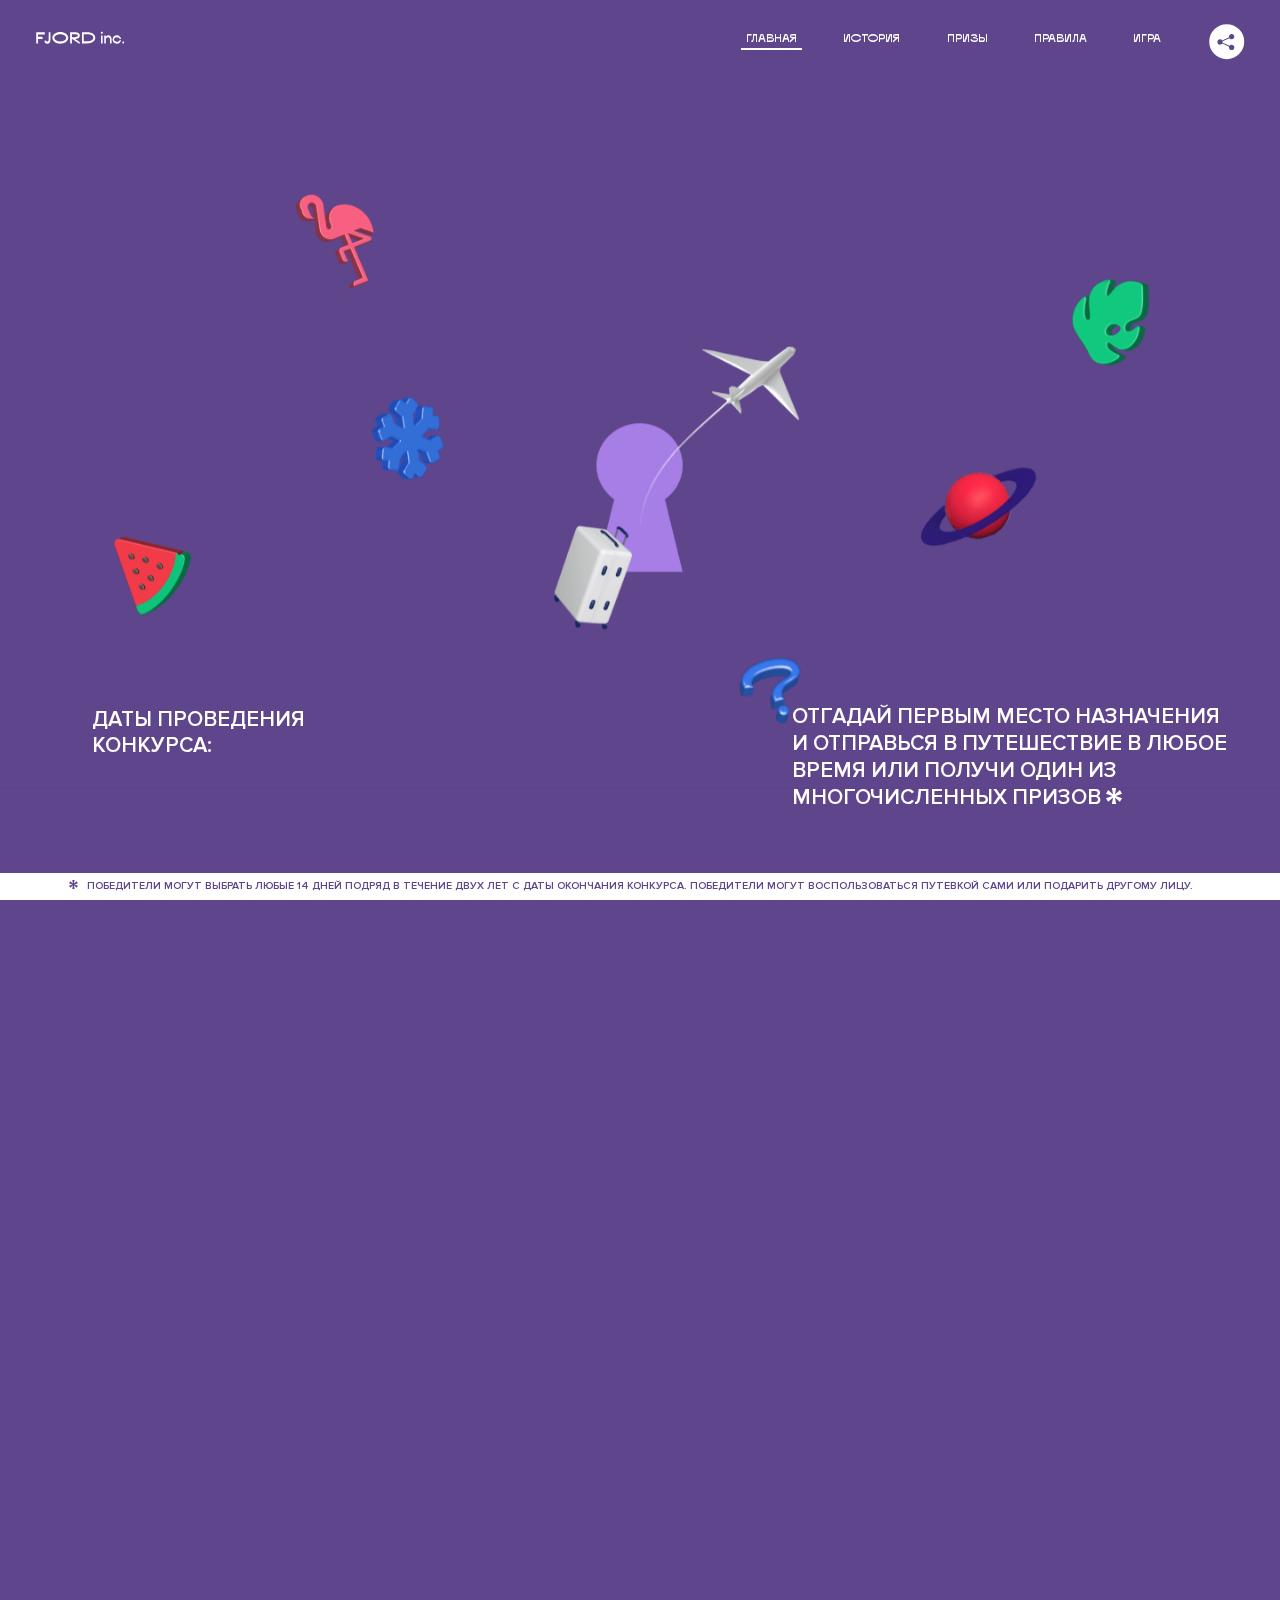
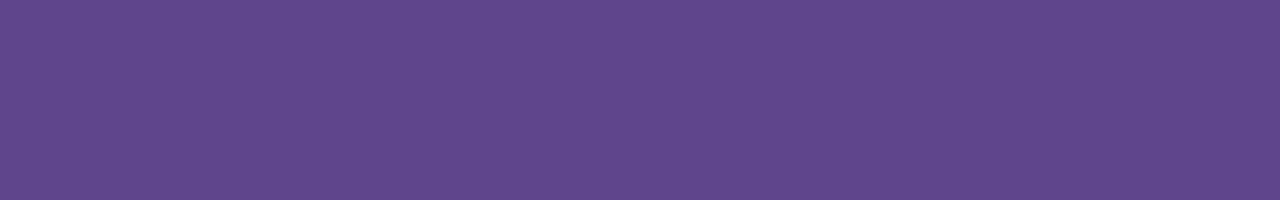
<file: 12/index.html>
<!DOCTYPE html>
<html lang="ru">
<head>
  <meta charset="UTF-8">
  <meta name="description" content="">
  <meta name="viewport" content="width=device-width, initial-scale=1.0">
  <meta http-equiv="X-UA-Compatible" content="ie=edge">
  <title>Mysterious Vacation</title>
<link href="css/style.min.css" rel="stylesheet">  <base href="https://htmlacademy-animation.github.io/1309637-magic-vacation-1/12/">
</head>
<body data-theme="purple">

  <header class="page-header js-header">
    <div class="page-header__wrapper">
      <a href="#" class="page-header__logo" aria-label="Перейти на страницу FJORD.Inc">
        <svg width="100" height="15" viewBox="0 0 100 15" fill="none" xmlns="http://www.w3.org/2000/svg">
          <path d="M0.26 1.4V14H2.276V8.906H7.334V6.44H2.276V3.848H9.872V1.4H0.26ZM12.733 14.36C15.127 14.36 16.243 12.65 16.243 9.5V1.4H14.263V8.96C14.263 11.21 13.723 11.876 12.733 11.876C11.833 11.876 11.473 11.3 11.347 10.58L9.36702 10.94C9.63702 13.046 10.663 14.36 12.733 14.36ZM18.3918 7.7C18.3918 11.372 22.3878 14.36 27.3198 14.36C32.2518 14.36 36.2478 11.372 36.2478 7.7C36.2478 4.028 32.2518 1.04 27.3198 1.04C22.3878 1.04 18.3918 4.028 18.3918 7.7ZM20.6058 7.7C20.6058 5.378 23.6118 3.524 27.3198 3.524C30.9918 3.524 33.9798 5.378 33.9798 7.7C33.9798 10.004 30.9918 11.858 27.3198 11.858C23.6118 11.858 20.6058 10.004 20.6058 7.7ZM40.403 14V8.906H40.799L49.079 14.702V12.38L44.039 8.906H44.201C47.999 8.906 49.277 7.304 49.277 5.162C49.277 3.092 47.999 1.4 44.201 1.4H38.387V14H40.403ZM43.535 3.722C45.785 3.722 47.045 4.136 47.045 5.432C47.045 6.764 45.785 7.034 43.535 7.034H40.403V3.722H43.535ZM51.6936 1.382V14H57.8676C62.7456 14 66.7236 11.534 66.7236 7.7C66.7236 3.848 62.7456 1.382 57.8676 1.382H51.6936ZM53.7096 11.624V3.722H57.5436C61.5396 3.722 64.4916 5.018 64.4916 7.7C64.4916 10.238 61.5396 11.624 57.5436 11.624H53.7096ZM73.1832 14.018H74.9832V5H73.1832V14.018ZM72.9132 1.976C72.9132 2.57 73.3992 3.092 74.0832 3.092C74.7492 3.092 75.2352 2.57 75.2352 1.976C75.2352 1.382 74.7672 0.805999 74.0832 0.805999C73.3812 0.805999 72.9132 1.382 72.9132 1.976ZM76.7867 14H78.5687V9.104C78.7487 8.006 79.5947 6.962 81.0887 6.962C82.1147 6.962 83.2667 7.448 83.2667 9.554V14H85.0487V9.014C85.0487 6.152 83.2307 4.73 81.3587 4.73C79.9187 4.73 79.0727 5.558 78.5687 6.854V5H76.7867V14ZM90.9898 14.27C93.5098 14.27 95.3818 12.506 95.7238 10.328H94.0498C93.7258 11.3 92.6998 12.02 90.9898 12.02C88.8478 12.02 87.7678 10.922 87.7678 9.59C87.7678 8.24 88.8478 6.962 90.9898 6.962C92.7538 6.962 93.7978 7.844 94.0858 8.924H95.7418C95.4358 6.71 93.6178 4.73 90.9898 4.73C88.0918 4.73 86.1298 7.124 86.1298 9.59C86.1298 12.074 88.1278 14.27 90.9898 14.27ZM97.0693 12.938C97.0693 13.658 97.5553 14.144 98.2753 14.144C98.9953 14.144 99.4813 13.658 99.4813 12.938C99.4813 12.2 98.9953 11.714 98.2753 11.714C97.5553 11.714 97.0693 12.2 97.0693 12.938Z" fill="currentColor"></path>
        </svg>
      </a>
      <button class="page-header__toggler js-menu-toggler" type="button" aria-label="Управление мобильным меню"><span>Меню</span></button>
      <nav class="page-header__nav">
        <div class="page-header__menu js-menu" id="menu">
          <ul>
            <li>
              <a class="js-menu-link active" href="#top" data-href="top">главная</a>
            </li>
            <li>
              <a class="js-menu-link" href="#story" data-href="story">история</a>
            </li>
            <li>
              <a class="js-menu-link" href="#prizes" data-href="prizes">призы</a>
            </li>
            <li>
              <a class="js-menu-link" href="#rules" data-href="rules">правила</a>
            </li>
            <li>
              <a class="js-menu-link" href="#game" data-href="game">игра</a>
            </li>
          </ul>
        </div>
        <div class="page-header__social">
          <div class="social-block js-social-block">
            <button class="social-block__toggler" aria-label="Управлять блоком с социальными кнопками">
              <svg width="26" height="22" viewBox="0 0 27 22" fill="none" xmlns="http://www.w3.org/2000/svg">
                <path d="M19.6721 7.43664C21.6273 7.43664 23.213 5.85095 23.213 3.89566C23.213 1.94037 21.6273 0.354675 19.6721 0.354675C17.7168 0.354675 16.1311 1.94037 16.1311 3.89566C16.1311 4.19968 16.1728 4.49178 16.2458 4.77345L7.21751 8.95527C6.57519 8.05214 5.52303 7.46049 4.33078 7.46049C2.37549 7.46049 0.789795 9.04618 0.789795 11.0015C0.789795 12.9568 2.37549 14.5425 4.33078 14.5425C5.52303 14.5425 6.57668 13.9508 7.21751 13.0477L16.2458 17.2295C16.1743 17.5112 16.1311 17.8033 16.1311 18.1073C16.1311 20.0626 17.7168 21.6483 19.6721 21.6483C21.6273 21.6483 23.213 20.0626 23.213 18.1073C23.213 16.152 21.6273 14.5663 19.6721 14.5663C18.4798 14.5663 17.4262 15.158 16.7853 16.0611L7.75701 11.8793C7.82854 11.5976 7.87176 11.3055 7.87176 11.0015C7.87176 10.6974 7.83003 10.4053 7.75701 10.1237L16.7853 5.94186C17.4262 6.84499 18.4783 7.43664 19.6721 7.43664Z" fill="currentColor"></path>
              </svg>
            </button>
            <ul class="social-block__list">
              <li>
                <a class="social-block__link social-block__link--fb" href="#" aria-label="Мы на Facebook">
                  <svg width="8" height="17" viewBox="0 0 8 17" fill="none" xmlns="http://www.w3.org/2000/svg">
                    <path d="M4.24646 16.9899H1.09275L1.05793 8.49828H0V5.30707H1.05793V3.81124C1.05793 1.42084 2.57654 0 5.21735 0H7.41758V3.18585H5.30841C4.28262 3.18585 4.2478 3.48582 4.2478 4.24914V5.30707H7.42964L7.16716 8.49828H4.2478V16.9899H4.24646Z" fill="currentColor"></path>
                  </svg>
                </a>
              </li>
              <li>
                <a class="social-block__link social-block__link--insta" href="#" aria-label="Мы в Instagram">
                  <svg width="15" height="15" viewBox="0 0 15 15" fill="none" xmlns="http://www.w3.org/2000/svg">
                    <path d="M11.0197 0H4.19806C2.14246 0 0.471191 1.66993 0.471191 3.72285V10.5499C0.471191 12.6082 2.14112 14.2727 4.19806 14.2727H11.0197C13.0753 14.2727 14.7466 12.6082 14.7466 10.5499V3.72285C14.7466 1.67127 13.0753 0 11.0197 0ZM11.0197 12.4849H4.19806C3.13076 12.4849 2.26432 11.6158 2.26432 10.5512V3.72419C2.26432 2.65956 3.13076 1.79715 4.19806 1.79715H11.0197C12.087 1.79715 12.9535 2.6609 12.9535 3.72419V10.5512C12.9535 11.6145 12.087 12.4849 11.0197 12.4849Z" fill="currentColor"></path>
                    <path d="M7.60887 3.11084C5.38989 3.11084 3.58203 4.9187 3.58203 7.14036C3.58203 9.35532 5.38989 11.1645 7.60887 11.1645C9.83053 11.1645 11.6357 9.35666 11.6357 7.14036C11.6357 4.9187 9.83053 3.11084 7.60887 3.11084ZM7.60887 9.36871C6.37551 9.36871 5.37784 8.37372 5.37784 7.14036C5.37784 5.90699 6.37551 4.90665 7.60887 4.90665C8.83822 4.90665 9.84259 5.90833 9.84259 7.14036C9.84392 8.37238 8.83822 9.36871 7.60887 9.36871Z" fill="currentColor"></path>
                    <path d="M11.3573 2.35962C10.8256 2.35962 10.3931 2.79752 10.3931 3.32381C10.3931 3.85546 10.8256 4.29336 11.3573 4.29336C11.8862 4.29336 12.3215 3.85546 12.3215 3.32381C12.3215 2.79752 11.8862 2.35962 11.3573 2.35962Z" fill="currentColor"></path>
                  </svg>
                </a>
              </li>
              <li>
                <a class="social-block__link social-block__link--vk" href="#" aria-label="Мы ВКонтакте">
                  <svg width="17" height="10" viewBox="0 0 17 10" fill="none" xmlns="http://www.w3.org/2000/svg">
                    <path d="M14.1234 4.9002C14.1234 4.9002 16.3623 1.72708 16.5866 0.680242C16.6595 0.312285 16.4947 0.103188 16.1069 0.103188C16.1069 0.103188 14.8193 0.103188 14.168 0.103188C13.7235 0.103188 13.5587 0.293278 13.4235 0.579768C13.4235 0.579768 12.3724 2.82553 11.0969 4.24712C10.6861 4.70333 10.4781 4.84318 10.2511 4.84318C10.0646 4.84318 9.98625 4.6911 9.98625 4.27834V0.649016C9.98625 0.147997 9.92545 0.00135496 9.5066 0.00135496H6.39628C6.15578 0.00135496 6.0085 0.134417 6.0085 0.324506C6.0085 0.801084 6.73406 0.908351 6.73406 2.20231V4.87305C6.73406 5.40529 6.70569 5.61575 6.45303 5.61575C5.78016 5.61575 4.19528 3.30618 3.30623 0.678887C3.12923 0.145282 2.93737 0 2.43475 0H0.486409C0.205373 0 0 0.190085 0 0.476576C0 0.991172 0.60666 3.40801 2.99277 6.64358C4.59927 8.8201 6.70569 10 8.60269 10C9.76196 10 10.0416 9.80312 10.0416 9.31432V7.63883C10.0416 7.22607 10.2065 7.04956 10.4429 7.04956C10.7078 7.04956 11.1847 7.13238 12.2805 8.22268C13.5843 9.47862 13.6762 10 14.3896 10H16.5676C16.7919 10 17 9.89273 17 9.52342C17 9.02919 16.3623 8.15343 15.384 7.10659C14.9801 6.56755 14.3302 5.98914 14.1248 5.72301C13.8275 5.40801 13.9154 5.23014 14.1234 4.9002Z" fill="currentColor"></path>
                  </svg>
                </a>
              </li>
            </ul>
          </div>
        </div>
      </nav>
    </div>
  </header>

  <main class="page-content">

    <section class="animation-screen"></section>

    <section class="screen screen--hidden screen--intro" id="top">
      <div class="screen__wrapper">
        <div class="intro">
          <h1 class="intro__title">Таинственный отпуск</h1>
          <div class="intro__content">
            <div class="intro__info">
              <p class="intro__label">Даты проведения конкурса:</p>
              <p class="intro__date">01 — 31.05 / 2020</p>
            </div>
            <div class="intro__message">
              <p>
                Отгадай первым место назначения и&nbsp;отправься в&nbsp;путешествие в&nbsp;любое время или получи один из многочисленных призов
                <svg width="16" height="16" viewBox="0 0 10 10" fill="none" xmlns="http://www.w3.org/2000/svg">
                  <path d="M0 6.35337L3.90271 4.99012L0 3.64663L1.34615 1.32374L4.44287 4.01073L3.67364 0H6.34615L5.57692 4.01073L8.65385 1.32374L10 3.64663L6.13405 4.99012L10 6.35337L8.65385 8.65651L5.57692 5.98927L6.34615 10H3.67364L4.44287 5.96952L1.34615 8.65651L0 6.35337Z" fill="currentColor"></path>
                </svg>
              </p>
            </div>
          </div>
        </div>
      </div>
      <div class="screen__footer js-footer">
        <button class="screen__footer-enlarge js-footer-toggler" type="button" aria-label="Показать сообщение">
          <svg width="10" height="10" viewBox="0 0 10 10" fill="none" xmlns="http://www.w3.org/2000/svg">
            <path d="M0 6.35337L3.90271 4.99012L0 3.64663L1.34615 1.32374L4.44287 4.01073L3.67364 0H6.34615L5.57692 4.01073L8.65385 1.32374L10 3.64663L6.13405 4.99012L10 6.35337L8.65385 8.65651L5.57692 5.98927L6.34615 10H3.67364L4.44287 5.96952L1.34615 8.65651L0 6.35337Z" fill="currentColor"></path>
          </svg>
        </button>
        <button class="screen__footer-collapse js-footer-toggler" type="button" aria-label="Скрыть сообщение">
          <svg width="13" height="13" viewBox="0 0 13 13" fill="none" xmlns="http://www.w3.org/2000/svg">
            <line x1="12.3536" y1="0.353553" x2="0.738349" y2="11.9688" stroke="currentColor"></line>
            <line x1="0.738319" y1="0.539925" x2="12.3535" y2="12.1551" stroke="currentColor"></line>
          </svg>
        </button>
        <div class="screen__footer-wrapper">
          <div class="screen__footer-announce">
            <p class="screen__footer-label">Даты проведения конкурса:</p>
            <p class="screen__footer-date">01 — 31.05 / 2020</p>
          </div>
          <div class="screen__footer-note">
            <p>
              <svg width="10" height="10" viewBox="0 0 10 10" fill="none" xmlns="http://www.w3.org/2000/svg">
                <path d="M0 6.35337L3.90271 4.99012L0 3.64663L1.34615 1.32374L4.44287 4.01073L3.67364 0H6.34615L5.57692 4.01073L8.65385 1.32374L10 3.64663L6.13405 4.99012L10 6.35337L8.65385 8.65651L5.57692 5.98927L6.34615 10H3.67364L4.44287 5.96952L1.34615 8.65651L0 6.35337Z" fill="currentColor"></path>
              </svg>
              <span>Победители могут выбрать любые 14 дней подряд в&nbsp;течение двух лет с&nbsp;даты окончания конкурса. Победители могут воспользоваться путевкой сами или подарить другому лицу.</span>
            </p>
          </div>
        </div>
      </div>
    </section>

    <section class="screen screen--hidden screen--story" id="story">

      <div class="slider swiper-container js-slider">

        <div class="swiper-wrapper">

          <div class="slider__item swiper-slide">
            <h2 class="slider__item-title">История</h2>
            <p class="slider__item-text">Джеймс Таргет был основателем компании &laquo;Fjord Inc.&raquo;. С&nbsp;1965 года &laquo;Fjord Inc.&raquo; прославилась надёжными и&nbsp;удобными чемоданами и&nbsp;аксессуарами для туристов.</p>
          </div>

          <div class="slider__item swiper-slide">
            <p class="slider__item-text">Когда Джеймсу было 7&nbsp;лет, в&nbsp;их&nbsp;доме гостил дядюшка и&nbsp;развлекал детей рассказами о&nbsp;своей поездке в&nbsp;место, показавшееся малышу Таргету невероятным. Тогда Джеймс решил, что однажды посетит его, но&nbsp;не&nbsp;будет рассказывать о&nbsp;мечте, пока не&nbsp;осуществит.</p>
          </div>

          <div class="slider__item swiper-slide">
            <p class="slider__item-text">Джеймс Таргет стал увлеченным путешественником. Он&nbsp;посетил 5&nbsp;континентов, 126&nbsp;стран.</p>
          </div>

          <div class="slider__item swiper-slide">
            <p class="slider__item-text">Он&nbsp;сплавлялся по&nbsp;Амазонке и&nbsp;погружался в&nbsp;пещеры Франции, медитировал в&nbsp;горах Тибета и&nbsp;пожимал руку вождя племени Акугауа.</p>
          </div>

          <div class="slider__item swiper-slide">
            <p class="slider__item-text">Из&nbsp;своих поездок Джеймс Таргет привозил идеи, как сделать свои чемоданы &laquo;Fjord Inc.&raquo; удобными и&nbsp;приспособленными к&nbsp;разным дорожным условиям.</p>
          </div>

          <div class="slider__item swiper-slide">
            <p class="slider__item-text">Всё это время Джеймс не&nbsp;оставлял идею поездки своей мечты. Однако, как только он&nbsp;брался за&nbsp;планирование, возникали препятствия, не&nbsp;позволяющие отправиться туда.</p>
          </div>

          <div class="slider__item swiper-slide">
            <p class="slider__item-text">В&nbsp;возрасте 67&nbsp;лет Джеймс Таргет попал под лавину и&nbsp;погиб. В&nbsp;своём завещании он&nbsp;поручил отправить в&nbsp;заветное путешествие трёх смельчаков, единых с&nbsp;ним духом.</p>
          </div>

          <div class="slider__item swiper-slide">
            <p class="slider__item-text">Тех, кто сможет узнать таинственное место, задавая вопросы специально обученному ИИ&nbsp;&laquo;Соне&raquo;, ждет фантастическое путешествие.</p>
          </div>
        </div>
        <div class="slider__controls">
          <button class="slider__control slider__control--prev js-control-prev" type="button" aria-label="Показать предыдущую историю">
            <svg width="12" height="22" viewBox="0 0 12 22" fill="none" xmlns="http://www.w3.org/2000/svg">
              <path d="M11 1L1 11L11 21" stroke="currentColor" stroke-width="2" stroke-linejoin="round"></path>
            </svg>
          </button>
          <button class="slider__control slider__control--next js-control-next" type="button" aria-label="Показать следующую историю">
            <svg width="12" height="22" viewBox="0 0 12 22" fill="none" xmlns="http://www.w3.org/2000/svg">
              <path d="M1 1L11 11L1 21" stroke="currentColor" stroke-width="2" stroke-linejoin="round"></path>
            </svg>
          </button>
        </div>
        <div class="slider__pagination swiper-pagination"></div>
      </div>
    </section>

    <section class="screen screen--hidden screen--prizes" id="prizes">
      <div class="screen__wrapper">
        <div class="prizes">
          <h2 class="prizes__title">ПРизы</h2>
          <div class="prizes__lead">
            <p>Найди ответ и&nbsp;получи один из&nbsp;призов:</p>
          </div>
          <ul class="prizes__list">
            <li class="prizes__item prizes__item--journeys">
              <div class="prizes__icon">
                <svg id="prize-icon-1" class="prizes__icon-img" xmlns="http://www.w3.org/2000/svg" xmlns:xlink="http://www.w3.org/1999/xlink" viewBox="0 0 350 330">
                  <defs>
                    <clipPath id="window">
                      <path d="M275,225.43H257.87a17.6,17.6,0,0,1-17.52-17.58V170a17.6,17.6,0,0,1,17.52-17.58H275A17.6,17.6,0,0,1,292.51,170v37.83A17.61,17.61,0,0,1,275,225.43Z"></path>
                    </clipPath>
                  </defs>
                  <g clip-path="url(#window)">
                    <g transform="translate(220 160)">
                      <line x1="28.18" y1="38.34" x2="91.09" y2="38.34" fill="none" stroke="#fff" opacity="0" stroke-linecap="round" stroke-miterlimit="10" stroke-width="2">
                        <animateTransform attributeName="transform" type="translate" from="100" to="-150" dur="2s" begin="2.7s" repeatCount="indefinite"></animateTransform>
                        <animate attributeName="opacity" values="0; 1; 1; 0" keyTimes="0; 0.1; 0.9; 1" begin="2.8s" dur="2s" repeatCount="indefinite"></animate>
                      </line>
                      <path d="M41.77,97.54H77.06a12.4,12.4,0,1,1,24.8,0h17.93" transform="translate(-40.77 -69.46)" fill="none" opacity="0" stroke="#fff" stroke-linecap="round" stroke-miterlimit="10" stroke-width="2">
                        <animateTransform attributeName="transform" type="translate" from="100, -69.46" to="-200, -69.46" dur="2s" begin="2.7s" repeatCount="indefinite"></animateTransform>
                        <animate attributeName="opacity" values="0; 1; 1; 0" keyTimes="0; 0.1; 0.9; 1" begin="2.8s" dur="2s" repeatCount="indefinite"></animate>
                      </path>
                      <line x1="218.19" y1="23.72" x2="257.97" y2="23.72" fill="none" opacity="0" stroke="#fff" stroke-linecap="round" stroke-miterlimit="10" stroke-width="2">
                        <animateTransform attributeName="transform" type="translate" to="-200" dur="2s" begin="2.7s" repeatCount="indefinite"></animateTransform>
                        <animate attributeName="opacity" values="0; 1; 1; 0" keyTimes="0; 0.1; 0.9; 1" begin="2.8s" dur="2s" repeatCount="indefinite"></animate>
                      </line>
                      <path d="M278.75,82.91H251.39a12.4,12.4,0,1,0-24.8,0H208.65" transform="translate(-40.77 -69.46)" fill="none" opacity="0" stroke="#fff" stroke-linecap="round" stroke-miterlimit="10" stroke-width="2">
                        <animateTransform attributeName="transform" type="translate" to="-200, -69.46" dur="2s" begin="2.7s" repeatCount="indefinite"></animateTransform>
                        <animate attributeName="opacity" values="0; 1; 1; 0" keyTimes="0; 0.1; 0.9; 1" begin="2.8s" dur="2s" repeatCount="indefinite"></animate>
                      </path>
                      <line x1="246.24" y1="13.45" x2="268.43" y2="13.45" fill="none" opacity="0" stroke="#fff" stroke-linecap="round" stroke-miterlimit="10" stroke-width="2">
                        <animateTransform attributeName="transform" type="translate" to="-150" dur="2s" begin="2.7s" repeatCount="indefinite"></animateTransform>
                        <animate attributeName="opacity" values="0; 1; 1; 0" keyTimes="0; 0.1; 0.9; 1" begin="2.8s" dur="2s" repeatCount="indefinite"></animate>
                      </line>
                    </g>
                  </g>
                  <g>
                    <g>
                      <g id="columns" class="prizes__columns">
                        <path d="M91.14 327.79C89.9394 327.684 89.0477 326.632 89.14 325.43L102.8 132.26C103.9 116.77 98 110.34 94.05 107.79C93.5925 107.481 93.3691 106.925 93.4858 106.386C93.6025 105.846 94.0358 105.432 94.58 105.34C103 104 122.18 104 120 134.19L106.43 326.67C106.324 327.866 105.278 328.757 104.08 328.67L91.14 327.79Z" fill="#ffffff" fill-rule="evenodd" opacity="1" stroke="none"></path>
                        <path d="M124.5 328.17C123.285 328.154 122.313 327.155 122.33 325.94L124.57 132.31C124.76 116.78 118.5 110.7 114.41 108.4C113.94 108.116 113.689 107.576 113.774 107.034C113.86 106.492 114.266 106.055 114.8 105.93C123.16 104.03 142.29 102.93 141.95 133.21L139.7 326.14C139.689 327.355 138.695 328.331 137.48 328.32L124.5 328.17Z" fill="#ffffff" fill-rule="evenodd" opacity="1" stroke="none"></path>
                      </g>
                      <g id="chair" class="prizes__chair">
                        <path d="M257.5 259.82L196.76 259.82L196.76 245.63L251.85 245.63C257.325 245.641 261.756 250.085 261.75 255.56C261.744 257.905 259.845 259.805 257.5 259.81" fill="#a67ee5" fill-rule="evenodd" opacity="1" stroke="none"></path>
                        <path d="M257.5 259.82L196.76 259.82L196.76 245.63L251.85 245.63C257.325 245.641 261.756 250.085 261.75 255.56C261.75 257.909 259.849 259.814 257.5 259.82Z" fill="none" fill-rule="evenodd" opacity="1" stroke="#ffffff" stroke-linecap="butt" stroke-linejoin="miter" stroke-width="2"></path>
                        <path d="M185.47 328.31L171.5 328.31L165.19 286.72L179.16 286.72L185.47 328.31Z" fill="#a67ee5" fill-rule="evenodd" opacity="1" stroke="none"></path>
                        <path d="M185.47 328.31L171.5 328.31L165.19 286.72L179.16 286.72L185.47 328.31Z" fill="none" fill-rule="evenodd" opacity="1" stroke="#ffffff" stroke-linecap="butt" stroke-linejoin="miter" stroke-width="2"></path>
                        <path d="M235.03 328.31L221.06 328.31L214.76 286.72L228.72 286.72L235.03 328.31Z" fill="#a67ee5" fill-rule="evenodd" opacity="1" stroke="none"></path>
                        <path d="M235.03 328.31L221.06 328.31L214.76 286.72L228.72 286.72L235.03 328.31Z" fill="none" fill-rule="evenodd" opacity="1" stroke="#ffffff" stroke-linecap="butt" stroke-linejoin="miter" stroke-width="2"></path>
                        <path d="M281.33 272.45L225.44 272.45C222.669 272.45 220.316 270.421 219.91 267.68L209.05 195.44C214.97 190.538 217.052 182.377 214.204 175.238C211.356 168.099 204.229 163.612 196.56 164.13L141.48 164.13L141.16 267L156.93 290.35L204.12 298.74C205.472 299.235 206.9 299.489 208.34 299.49L281.34 299.49C288.812 299.49 294.87 293.432 294.87 285.96C294.87 278.488 288.812 272.43 281.34 272.43" fill="#a67ee5" fill-rule="evenodd" opacity="1" stroke="none"></path>
                        <path d="M281.33 272.45L225.44 272.45C222.669 272.45 220.316 270.421 219.91 267.68L209.05 195.44C214.97 190.538 217.052 182.377 214.204 175.238C211.356 168.099 204.229 163.612 196.56 164.13L141.48 164.13L141.16 267L156.93 290.35L204.12 298.74C205.472 299.235 206.9 299.489 208.34 299.49L281.34 299.49C288.605 299.208 294.347 293.235 294.345 285.965C294.342 278.695 288.595 272.727 281.33 272.45Z" fill="none" fill-rule="evenodd" opacity="1" stroke="#ffffff" stroke-linecap="butt" stroke-linejoin="miter" stroke-width="2"></path>
                        <path d="M162.42 267.69L151.56 195.45C157.899 190.205 159.791 181.286 156.127 173.919C152.464 166.553 144.21 162.679 136.203 164.569C128.196 166.458 122.544 173.613 122.56 181.84C122.562 183.619 122.829 185.389 123.35 187.09L138.65 289C139.551 295.051 144.742 299.532 150.86 299.54L223.86 299.54C231.186 299.341 237.022 293.344 237.022 286.015C237.022 278.686 231.186 272.689 223.86 272.49L167.95 272.49C165.181 272.477 162.834 270.448 162.42 267.71" fill="#a67ee5" fill-rule="evenodd" opacity="1" stroke="none"></path>
                        <path d="M162.42 267.69L151.56 195.45C157.899 190.205 159.791 181.286 156.127 173.919C152.464 166.553 144.21 162.679 136.203 164.569C128.196 166.458 122.544 173.613 122.56 181.84C122.562 183.619 122.829 185.389 123.35 187.09L138.65 289C139.551 295.051 144.742 299.532 150.86 299.54L223.86 299.54C231.186 299.341 237.022 293.344 237.022 286.015C237.022 278.686 231.186 272.689 223.86 272.49L167.95 272.49C165.174 272.475 162.825 270.436 162.42 267.69Z" fill="none" fill-rule="evenodd" opacity="1" stroke="#ffffff" stroke-linecap="butt" stroke-linejoin="miter" stroke-width="2"></path>
                        <path d="M206.26 259.82L134.26 259.82L132.13 245.63L200.6 245.63C206.075 245.641 210.506 250.085 210.5 255.56C210.495 257.905 208.595 259.805 206.25 259.81" fill="#a67ee5" fill-rule="evenodd" opacity="1" stroke="none"></path>
                        <path d="M206.26 259.82L134.26 259.82L132.13 245.63L200.6 245.63C206.075 245.641 210.506 250.085 210.5 255.56C210.5 257.905 208.605 259.809 206.26 259.82Z" fill="none" fill-rule="evenodd" opacity="1" stroke="#ffffff" stroke-linecap="butt" stroke-linejoin="miter" stroke-width="2"></path>
                        <path d="M151.57 195.44L209.05 195.44" fill="none" fill-rule="evenodd" opacity="1" stroke="#ffffff" stroke-linecap="round" stroke-linejoin="miter" stroke-width="2"></path>
                      </g>
                      <g id="fern" class="prizes__fern">
                        <g class="prizes__fern-wrapper">
                          <path d="M79.18 194C85.4261 202.316 90.6596 211.346 94.77 220.9C87.606 213.464 80.9004 205.599 74.69 197.35C68.4883 189.072 62.7881 180.43 57.62 171.47C65.6734 178.1 72.9108 185.663 79.18 194" fill="#36e69a" fill-rule="evenodd" opacity="1" stroke="none"></path>
                          <path d="M80.94 214.39C89.3383 220.276 96.9939 227.156 103.74 234.88C94.8077 230.187 86.1775 224.94 77.9 219.17C69.7048 213.439 61.8824 207.194 54.48 200.47C63.8466 203.987 72.7358 208.663 80.94 214.39" fill="#36e69a" fill-rule="evenodd" opacity="1" stroke="none"></path>
                          <path d="M93.66 205.48C96.4274 215.47 99.7935 225.284 103.74 234.87C103.5 224.55 101.988 214.3 99.24 204.35C96.3865 194.098 92.3388 184.217 87.18 174.91C88.7226 185.22 90.8832 195.429 93.65 205.48" fill="#36e69a" fill-rule="evenodd" opacity="1" stroke="none"></path>
                          <path d="M107.32 213.52C107.377 223.776 108.065 234.019 109.38 244.19C111.898 234.372 113.161 224.275 113.14 214.14C113.075 203.564 111.732 193.034 109.14 182.78C107.854 192.976 107.229 203.244 107.27 213.52" fill="#25b774" fill-rule="evenodd" opacity="1" stroke="none"></path>
                          <path d="M83.08 229.56C92.4142 233.336 101.245 238.253 109.37 244.2C99.7922 241.753 90.3853 238.679 81.21 235C72.1574 231.339 63.3493 227.1 54.84 222.31C64.5308 223.516 74.0258 225.966 83.09 229.6" fill="#25b774" fill-rule="evenodd" opacity="1" stroke="none"></path>
                          <path d="M88.06 243.83C97.6806 246.377 106.941 250.13 115.62 255C105.908 253.803 96.2919 251.932 86.84 249.4C77.5057 246.893 68.346 243.777 59.42 240.07C69.0896 240.093 78.7169 241.347 88.07 243.8" fill="#25b774" fill-rule="evenodd" opacity="1" stroke="none"></path>
                          <path d="M118.71 224.79C117.033 234.797 115.997 244.901 115.61 255.04C119.756 245.942 122.72 236.351 124.43 226.5C126.18 216.201 126.657 205.726 125.85 195.31C122.772 204.955 120.383 214.807 118.7 224.79" fill="#25b774" fill-rule="evenodd" opacity="1" stroke="none"></path>
                          <path d="M98.86 262C108.367 264.957 117.462 269.103 125.93 274.34C116.275 272.737 106.742 270.468 97.4 267.55C88.1811 264.661 79.1617 261.17 70.4 257.1C80.056 257.521 89.6193 259.167 98.86 262" fill="#068e4d" fill-rule="evenodd" opacity="1" stroke="none"></path>
                          <path d="M130.27 244.29C128.179 254.22 126.73 264.274 125.93 274.39C130.454 265.47 133.815 256.006 135.93 246.23C138.105 236.014 139.015 225.569 138.64 215.13C135.168 224.64 132.375 234.385 130.28 244.29" fill="#068e4d" fill-rule="evenodd" opacity="1" stroke="none"></path>
                          <path d="M108.9 280.69C118.279 284.044 127.196 288.57 135.44 294.16C125.858 292.144 116.426 289.471 107.21 286.16C98.1172 282.886 89.2483 279.021 80.66 274.59C90.2934 275.409 99.7831 277.452 108.9 280.67" fill="#068e4d" fill-rule="evenodd" opacity="1" stroke="none"></path>
                          <path d="M141 264.26C138.499 274.096 136.635 284.084 135.42 294.16C140.302 285.429 144.049 276.11 146.57 266.43C149.173 256.3 150.516 245.889 150.57 235.43C146.702 244.801 143.504 254.436 141 264.26" fill="#068e4d" fill-rule="evenodd" opacity="1" stroke="none"></path>
                          <path d="M92.62 217.67C115.835 252.089 134.92 289.12 149.48 328" fill="none" fill-rule="evenodd" opacity="1" stroke="#36e69a" stroke-linecap="round" stroke-linejoin="round" stroke-width="2"></path>
                        </g>
                      </g>
                      <animateTransform xlink:href="#chair" attributeName="transform" type="translate" from="-100" to="0" begin="2.8s" dur="0.4s" keyTimes="0; 1" calcMode="spline" keySplines="0.43 0.78 0.49 0.99" fill="freeze"></animateTransform>
                      <animateTransform xlink:href="#columns" attributeName="transform" type="translate" from="-100" to="0" begin="3s" dur="0.2s" keyTimes="0; 1" calcMode="spline" keySplines="0.43 0.78 0.49 0.99" fill="freeze"></animateTransform>
                      <animateTransform xlink:href="#fern" attributeName="transform" type="translate" from="-100" to="0" begin="2.9s" dur="0.3s" keyTimes="0; 1" calcMode="spline" keySplines="0.43 0.78 0.49 0.99" fill="freeze" additive="sum"></animateTransform>
                    </g>
                    <path d="M204.25,231.88h-2.05a3.45,3.45,0,0,0-3.43,3.45v2.92a3.45,3.45,0,0,0,3.43,3.45h2.05a3.45,3.45,0,0,0,3.43-3.45v-2.92A3.44,3.44,0,0,0,204.25,231.88Z" fill="none" stroke="#fff" stroke-linecap="round" stroke-linejoin="round" stroke-width="2">
                      <animate attributeName="d" values="
                        M204.354 230.8L202.13 230.796C200.232 230.807 198.774 232.126 198.774 234.023L198.729 237.114C198.729 239.012 199.781 240.213 201.679 240.224L204.541 240.201C206.438 240.19 207.517 238.779 207.517 236.881L207.479 233.753C207.485 231.853 206.254 230.805 204.354 230.8Z;
                        M204.487 231.135L201.815 231.105C199.918 231.116 198.543 232.496 198.543 234.394L198.597 237.567C198.597 239.465 199.687 240.817 201.585 240.828L204.63 240.863C206.527 240.852 207.526 239.393 207.526 237.495L207.525 234.346C207.531 232.446 206.387 231.141 204.487 231.135Z;
                          M204.25 231.88L202.2 231.88C200.302 231.891 198.77 233.432 198.77 235.33L198.77 238.25C198.77 240.148 200.302 241.689 202.2 241.7L204.25 241.7C206.148 241.689 207.68 240.148 207.68 238.25L207.68 235.33C207.686 233.43 206.15 231.886 204.25 231.88Z;
                          M204.487 231.135L201.815 231.105C199.918 231.116 198.543 232.496 198.543 234.394L198.597 237.567C198.597 239.465 199.687 240.817 201.585 240.828L204.63 240.863C206.527 240.852 207.526 239.393 207.526 237.495L207.525 234.346C207.531 232.446 206.387 231.141 204.487 231.135Z;
                          M204.354 230.8L202.13 230.796C200.232 230.807 198.774 232.126 198.774 234.023L198.729 237.114C198.729 239.012 199.781 240.213 201.679 240.224L204.541 240.201C206.438 240.19 207.517 238.779 207.517 236.881L207.479 233.753C207.485 231.853 206.254 230.805 204.354 230.8Z;
                        " dur="0.75s" repeatCount="4"></animate>
                      <animate attributeName="d" from="M204.25 231.88L202.2 231.88C200.302 231.891 198.77 233.432 198.77 235.33L198.77 238.25C198.77 240.148 200.302 241.689 202.2 241.7L204.25 241.7C206.148 241.689 207.68 240.148 207.68 238.25L207.68 235.33C207.686 233.43 206.15 231.886 204.25 231.88Z" to="M275 225.43L257.87 225.43C248.189 225.386 240.361 217.531 240.35 207.85L240.35 170C240.361 160.319 248.189 152.464 257.87 152.42L275 152.42C284.677 152.469 292.499 160.323 292.51 170L292.51 207.83C292.505 217.513 284.683 225.375 275 225.43Z" dur="0.3s" begin="3s" keyTimes="0; 1" calcMode="spline" keySplines="0.43 0.78 0.49 0.99" fill="freeze"></animate>
                    </path>
                    <g class="prizes__airship">
                      <g id="engine-1">
                        <path d="M123.23,173.34h9.16a3.29,3.29,0,0,1,3.29,3.3v5.71a3.29,3.29,0,0,1-3.29,3.3H115.57a1.32,1.32,0,0,1-1.32-1.32v-2a9,9,0,0,1,9-9" fill="#068e4d"></path>
                        <path d="M123.23,173.34h9.16a3.29,3.29,0,0,1,3.29,3.3v5.71a3.29,3.29,0,0,1-3.29,3.3H115.57a1.32,1.32,0,0,1-1.32-1.32v-2A9,9,0,0,1,123.23,173.34Z" fill="none" stroke="#fff" stroke-linecap="round" stroke-linejoin="round" stroke-width="2"></path>
                        <animateTransform attributeName="transform" type="translate" values="0, -2.5; 0, -2; 0, 2; 0, 2.5; 0, 2; 0, -2; 0, -2.5" keyTimes="0; 0.16; 0.32; 0.5; 0.66; 0.83; 1" dur="1.5s" repeatCount="indefinite"></animateTransform>
                      </g>
                      <g id="engine-2">
                        <path d="M123.23,207.39h9.16a3.29,3.29,0,0,0,3.29-3.3v-5.71a3.29,3.29,0,0,0-3.29-3.3H115.57a1.32,1.32,0,0,0-1.32,1.32v2a9,9,0,0,0,9,9" fill="#068e4d"></path>
                        <path d="M123.23,207.39h9.16a3.29,3.29,0,0,0,3.29-3.3v-5.71a3.29,3.29,0,0,0-3.29-3.3H115.57a1.32,1.32,0,0,0-1.32,1.32v2A9,9,0,0,0,123.23,207.39Z" fill="none" stroke="#fff" stroke-linecap="round" stroke-linejoin="round" stroke-width="2"></path>
                        <animateTransform attributeName="transform" type="translate" values="0, -2.5; 0, -2; 0, 2; 0, 2.5; 0, 2; 0, -2; 0, -2.5" keyTimes="0; 0.16; 0.32; 0.5; 0.66; 0.83; 1" dur="1.5s" repeatCount="indefinite"></animateTransform>
                      </g>
                      <path d="M175.44,249.28h48.36a13.27,13.27,0,0,0,13-10.65l3.74-18.32H172.36v25.89A3.09,3.09,0,0,0,175.44,249.28Z" fill="none" stroke="#fff" stroke-linecap="round" stroke-linejoin="round" stroke-width="2">
                        <animate attributeName="d" values="
                          M182.626 246.951L213.613 247.304C219.928 247.3 233.875 243.488 235.122 237.296L240.567 220.283L172.387 220.283L176.273 241.868C176.278 243.566 180.928 246.946 182.626 246.951Z;
                          M182.161 248.108L214.548 248.299C220.864 248.294 234.42 244.021 235.667 237.829L240.567 220.283L172.387 220.283L175.246 242.494C175.252 244.193 180.462 248.102 182.161 248.108Z;
                            M175.44 249.28L223.8 249.28C230.116 249.276 235.553 244.821 236.8 238.63L240.54 220.31L172.36 220.31L172.36 246.2C172.365 247.899 173.741 249.275 175.44 249.28Z;
                            M182.161 248.108L214.548 248.299C220.864 248.294 234.42 244.021 235.667 237.829L240.567 220.283L172.387 220.283L175.246 242.494C175.252 244.193 180.462 248.102 182.161 248.108Z;
                            M182.626 246.951L213.613 247.304C219.928 247.3 233.875 243.488 235.122 237.296L240.567 220.283L172.387 220.283L176.273 241.868C176.278 243.566 180.928 246.946 182.626 246.951Z;
                          " dur="0.75s" repeatCount="indefinite"></animate>
                      </path>
                      <path d="M 236.09491,240.62281 L 225.65526,240.62281 C 221.0775,240.60628 218.28997,237.9578 218.29,233.38 V 220.31" fill="none" stroke="#fff" stroke-linecap="round" stroke-miterlimit="10" stroke-width="2">
                        <animate attributeName="d" values="
                          M234.604 238.358L226.273 238.373C221.695 238.357 217.767 234.864 217.767 230.286L218.317 220.283;
                          M234.951 239.135L226.49 239.357C221.913 239.34 218.276 236.019 218.276 231.441L218.317 220.283;
                            M235.79 241.69L226.57 241.69C221.992 241.673 218.29 237.958 218.29 233.38L218.29 220.31;
                            M234.951 239.135L226.49 239.357C221.913 239.34 218.276 236.019 218.276 231.441L218.317 220.283;
                            M234.604 238.358L226.273 238.373C221.695 238.357 217.767 234.864 217.767 230.286L218.317 220.283;
                          " dur="0.75s" repeatCount="indefinite"></animate>
                      </path>
                    </g>
                    <g class="prizes__airship">
                      <path d="M185.64,231.88h-2.05a3.45,3.45,0,0,0-3.43,3.45v2.92a3.45,3.45,0,0,0,3.43,3.45h2.05a3.45,3.45,0,0,0,3.43-3.45v-2.92A3.45,3.45,0,0,0,185.64,231.88Z" fill="none" stroke="#fff" stroke-linecap="round" stroke-linejoin="round" stroke-width="2">
                        <animate attributeName="d" values="
                          M188.27 230.593L184.974 230.652C183.077 230.663 181.671 232.032 181.671 233.93L182.156 237.138C182.156 239.036 183.59 240.245 185.487 240.256L188.218 240.173C190.116 240.162 191.073 239.357 191.073 237.459L190.916 234.065C190.916 232.167 190.168 230.604 188.27 230.593Z;
                          M188.131 230.887L184.98 230.856C183.082 230.867 181.434 232.324 181.434 234.222L181.72 237.456C181.72 239.354 183.296 240.779 185.193 240.79L188.229 240.989C190.126 240.978 191.073 239.357 191.073 237.459L190.899 234.16C190.9 232.262 190.028 230.898 188.131 230.887Z;
                            M185.64 231.88L183.59 231.88C181.692 231.891 180.16 233.432 180.16 235.33L180.16 238.25C180.16 240.148 181.692 241.689 183.59 241.7L185.64 241.7C187.538 241.689 189.07 240.148 189.07 238.25L189.07 235.33C189.07 233.432 187.538 231.891 185.64 231.88Z;
                            M188.131 230.887L184.98 230.856C183.082 230.867 181.434 232.324 181.434 234.222L181.72 237.456C181.72 239.354 183.296 240.779 185.193 240.79L188.229 240.989C190.126 240.978 191.073 239.357 191.073 237.459L190.899 234.16C190.9 232.262 190.028 230.898 188.131 230.887Z;
                            M188.27 230.593L184.974 230.652C183.077 230.663 181.671 232.032 181.671 233.93L182.156 237.138C182.156 239.036 183.59 240.245 185.487 240.256L188.218 240.173C190.116 240.162 191.073 239.357 191.073 237.459L190.916 234.065C190.916 232.167 190.168 230.604 188.27 230.593Z;
                          " dur="0.75s" repeatCount="indefinite"></animate>
                      </path>
                      <path d="M205,227.08c43.38,0,74.86-15.55,74.86-37s-31.48-37-74.86-37c-27.94,0-55.36,13.53-73.46,24.87a14.3,14.3,0,0,0,0,24.21c18.09,11.33,45.52,24.87,73.46,24.87" fill="#068e4d"></path>
                      <path d="M205,227.08c43.38,0,74.86-15.55,74.86-37s-31.48-37-74.86-37c-27.94,0-55.36,13.53-73.46,24.87a14.3,14.3,0,0,0,0,24.21C149.63,213.54,177.06,227.08,205,227.08Z" fill="none" stroke="#fff" stroke-width="2"></path>
                      <path d="m 200,187.09 c -28.23,0 -51.57,-0.74 -67.81,-1 -3.95,1 -6,2.66 -6.08,4.34 -0.16616,-4.62132 2.14832,-8.97956 6.07,-11.43 16.74,-10.5 44.58,-24.68 72.81,-24.68 44.81,0 73.64,16 73.64,35.75 v 0.37 c -0.37,-7.95 -27.6,-2.87 -72.13,-2.87" fill="#36e69a"></path>
                      <path d="M132.18,195.12c16.74,4.27,44.58,10,72.81,10,44.14,0,72.75-6.32,73.6-14.18-0.86,19.34-29.45,34.86-73.6,34.86-28.23,0-56.07-14.19-72.81-24.68a12.88,12.88,0,0,1-6-10.18c0.26,1.61,2.26,3.18,6,4.14" fill="#068e4d"></path>
                      <path id="ball-center" d="M132.18,186.12c16.74-4.27,44.58-10,72.81-10,44.53,0,73.26,6.43,73.61,14.38,0,0.17,0,.34,0,0.51-0.85,7.86-29.45,14.17-73.6,14.17-28.23,0-56.07-5.76-72.81-10-3.79-1-5.79-2.53-6-4.13l0-.51c0.13-1.69,2.15-3.36,6.1-4.37" fill="#25b774">
                        <animate attributeName="d" values="
                            m 132.18,186.12 c 16.74,-4.27 44.4713,-6.30435 72.7013,-6.30435 44.53,0 73.3687,2.73435 73.7187,10.68435 v 0.51 c -0.85,7.86 -29.23261,17.75696 -73.38261,17.75696 -28.23,0 -56.28739,-9.34696 -73.02739,-13.58696 -3.79,-1 -5.79,-2.53 -6,-4.13 v -0.51 c 0.13,-1.69 2.15,-3.36 6.1,-4.37;
                            m 132.18,186.12 c 16.74,-4.27 44.4713,-7.06522 72.7013,-7.06522 44.53,0 73.3687,3.49522 73.7187,11.44522 v 0.51 c -0.85,7.86 -29.23261,17.10478 -73.38261,17.10478 -28.23,0 -56.28739,-8.69478 -73.02739,-12.93478 -3.79,-1 -5.79,-2.53 -6,-4.13 v -0.51 c 0.13,-1.69 2.15,-3.36 6.1,-4.37;
                            m 132.18,186.12 c 16.74,-4.27 44.58,-13.26087 72.81,-13.26087 44.53,0 73.26,9.69087 73.61,17.64087 v 0.51 c -0.85,7.86 -29.5587,10.90913 -73.7087,10.90913 -28.23,0 -55.9613,-2.49913 -72.7013,-6.73913 -3.79,-1 -5.79,-2.53 -6,-4.13 v -0.51 c 0.13,-1.69 2.15,-3.36 6.1,-4.37;
                            m 132.18,186.12 c 16.74,-4.27 44.6887,-13.80435 72.9187,-13.80435 44.53,0 73.1513,10.23435 73.5013,18.18435 v 0.51 c -0.85,7.86 -29.45,10.14826 -73.6,10.14826 -28.23,0 -56.07,-1.73826 -72.81,-5.97826 -3.79,-1 -5.79,-2.53 -6,-4.13 v -0.51 c 0.13,-1.69 2.15,-3.36 6.1,-4.37;
                            m 132.18,186.12 c 16.74,-4.27 44.58,-13.26087 72.81,-13.26087 44.53,0 73.26,9.69087 73.61,17.64087 v 0.51 c -0.85,7.86 -29.5587,10.90913 -73.7087,10.90913 -28.23,0 -55.9613,-2.49913 -72.7013,-6.73913 -3.79,-1 -5.79,-2.53 -6,-4.13 v -0.51 c 0.13,-1.69 2.15,-3.36 6.1,-4.37;
                            m 132.18,186.12 c 16.74,-4.27 44.4713,-7.06522 72.7013,-7.06522 44.53,0 73.3687,3.49522 73.7187,11.44522 v 0.51 c -0.85,7.86 -29.23261,17.10478 -73.38261,17.10478 -28.23,0 -56.28739,-8.69478 -73.02739,-12.93478 -3.79,-1 -5.79,-2.53 -6,-4.13 v -0.51 c 0.13,-1.69 2.15,-3.36 6.1,-4.37;
                            m 132.18,186.12 c 16.74,-4.27 44.4713,-6.30435 72.7013,-6.30435 44.53,0 73.3687,2.73435 73.7187,10.68435 v 0.51 c -0.85,7.86 -29.23261,17.75696 -73.38261,17.75696 -28.23,0 -56.28739,-9.34696 -73.02739,-13.58696 -3.79,-1 -5.79,-2.53 -6,-4.13 v -0.51 c 0.13,-1.69 2.15,-3.36 6.1,-4.37;
                          " keyTimes="0; 0.16; 0.33; 0.5; 0.66; 0.83; 1" dur="1.5s" repeatCount="indefinite"></animate>
                      </path>
                      <g id="engine-3">
                        <path d="M123.23,173.34h9.16a3.29,3.29,0,0,1,3.29,3.3v5.71a3.29,3.29,0,0,1-3.29,3.3H115.57a1.32,1.32,0,0,1-1.32-1.32v-2a9,9,0,0,1,9-9" fill="#068e4d"></path>
                        <path d="M123.23,173.34h9.16a3.29,3.29,0,0,1,3.29,3.3v5.71a3.29,3.29,0,0,1-3.29,3.3H115.57a1.32,1.32,0,0,1-1.32-1.32v-2A9,9,0,0,1,123.23,173.34Z" fill="none" stroke="#fff" stroke-linecap="round" stroke-linejoin="round" stroke-width="2"></path>
                        <animateTransform attributeName="transform" type="translate" values="0, 2.5; 0, 2; 0, -2; 0, -2.5; 0, -2; 0, 2; 0, 2.5" keyTimes="0; 0.16; 0.32; 0.5; 0.66; 0.83; 1" dur="1.5s" repeatCount="indefinite"></animateTransform>
                      </g>
                      <g id="engine-4">
                        <path d="M123.23,207.39h9.16a3.29,3.29,0,0,0,3.29-3.3v-5.71a3.29,3.29,0,0,0-3.29-3.3H115.57a1.32,1.32,0,0,0-1.32,1.32v2a9,9,0,0,0,9,9" fill="#068e4d"></path>
                        <path d="M123.23,207.39h9.16a3.29,3.29,0,0,0,3.29-3.3v-5.71a3.29,3.29,0,0,0-3.29-3.3H115.57a1.32,1.32,0,0,0-1.32,1.32v2A9,9,0,0,0,123.23,207.39Z" fill="none" stroke="#fff" stroke-linecap="round" stroke-linejoin="round" stroke-width="2"></path>
                        <animateTransform attributeName="transform" type="translate" values="0, 2.5; 0, 2; 0, -2; 0, -2.5; 0, -2; 0, 2; 0, 2.5" dur="1.5s" repeatCount="indefinite"></animateTransform>
                      </g>
                    </g>
                  </g>
                  <line id="cloud-line-1" x1="68.95" y1="107.8" x2="131.86" y2="107.8" fill="none" opacity="0" stroke="#fff" stroke-linecap="round" stroke-miterlimit="10" stroke-width="2"></line>
                    <animateTransform xlink:href="#cloud-line-1" attributeName="transform" type="translate" from="180" to="-50" dur="2s" begin="0.6s" fill="freeze"></animateTransform>
                    <animate id="start" xlink:href="#cloud-line-1" attributeName="opacity" values="0; 1; 1; 0" keyTimes="0; 0.1; 0.9; 1" begin="0.6s" dur="2s" fill="freeze"></animate>
                  <g>
                    <path id="cloud-top-1" d="M41.77,97.54H77.06a12.4,12.4,0,1,1,24.8,0h17.93" fill="none" opacity="0" stroke="#fff" stroke-linecap="round" stroke-miterlimit="10" stroke-width="2"></path>
                      <animateTransform xlink:href="#cloud-top-1" attributeName="transform" type="translate" from="200" to="-50" begin="0.6s" dur="2s" fill="freeze"></animateTransform>
                      <animate xlink:href="#cloud-top-1" attributeName="opacity" values="0; 1; 1; 0" keyTimes="0; 0.1; 0.9; 1" begin="0.6s" dur="2s" fill="freeze"></animate>
                  </g>
                  <line id="cloud-line-2" x1="258.96" y1="93.19" x2="298.74" y2="93.19" fill="none" opacity="0" stroke="#fff" stroke-linecap="round" stroke-miterlimit="10" stroke-width="2"></line>
                    <animateTransform xlink:href="#cloud-line-2" attributeName="transform" type="translate" from="0" to="-150" begin="start.begin+1.5s" dur="2s" fill="freeze"></animateTransform>
                    <animate xlink:href="#cloud-line-2" attributeName="opacity" values="0; 1; 1; 0" keyTimes="0; 0.1; 0.9; 1" begin="start.begin+1.5s" dur="2s" fill="freeze"></animate>
                  <g id="cloud-top-2">
                    <path id="cloud-top-2-path" d="M278.75,82.91H251.39a12.4,12.4,0,1,0-24.8,0H208.65" fill="none" opacity="0" stroke="#fff" stroke-linecap="round" stroke-miterlimit="10" stroke-width="2"></path>
                    <line id="cloud-top-2-line" x1="287.01" y1="82.91" x2="309.21" y2="82.91" fill="none" opacity="0" stroke="#fff" stroke-linecap="round" stroke-miterlimit="10" stroke-width="2"></line>
                  </g>
                    <animateTransform xlink:href="#cloud-top-2" attributeName="transform" type="translate" from="0" to="-170" begin="start.begin+1.5s" dur="2s" fill="freeze"></animateTransform>
                    <animate xlink:href="#cloud-top-2-path" attributeName="opacity" values="0; 1; 1; 0" keyTimes="0; 0.1; 0.9; 1" begin="start.begin+1.5s" dur="2s" fill="freeze"></animate>
                    <animate xlink:href="#cloud-top-2-line" attributeName="opacity" values="0; 1; 1; 0" keyTimes="0; 0.1; 0.9; 1" begin="start.begin+1.5s" dur="2s" fill="freeze"></animate>
                  <g class="prizes__airship">
                    <line id="airship-trail-1" x1="106.25" y1="179.49" x2="84.05" y2="179.49" fill="none" stroke="#fff" stroke-linecap="round" stroke-miterlimit="10" stroke-width="2"></line>
                    <animate xlink:href="#airship-trail-1" attributeName="x2" values="84.05; 90.05; 84.05;" begin="0.1s" dur="0.2s" repeatCount="indefinite"></animate>
                    <line id="airship-trail-2" x1="106.25" y1="190.98" x2="68.77" y2="190.98" fill="none" stroke="#fff" stroke-linecap="round" stroke-miterlimit="10" stroke-width="2"></line>
                    <animate xlink:href="#airship-trail-2" attributeName="x2" values="68.77; 74.05; 68.77;" begin="0.05s" dur="0.2s" repeatCount="indefinite"></animate>
                    <line id="airship-trail-3" x1="106.25" y1="201.23" x2="84.05" y2="201.23" fill="none" stroke="#fff" stroke-linecap="round" stroke-miterlimit="10" stroke-width="2"></line>
                    <animate xlink:href="#airship-trail-3" attributeName="x2" values="84.05; 90.05; 84.05;" begin="0.15s" dur="0.2s" repeatCount="indefinite"></animate>
                  </g>
                  <g>
                    <path d="M289.94 327.88L244.88 327.88L212.8 296.58C212.096 295.985 211.064 295.985 210.36 296.58L200.16 306.81C199.514 307.369 198.556 307.369 197.91 306.81L178.91 286.64C178.015 285.883 176.705 285.883 175.81 286.64L149.39 312.28C148.746 312.843 147.784 312.843 147.14 312.28L144.51 309.36C143.856 308.761 142.854 308.761 142.2 309.36L124.63 329L80.78 329" fill="none" stroke="#fff" stroke-linecap="round" stroke-miterlimit="10" stroke-width="2">
                      <animate attributeName="d" to="M289.94 327.88L244.88 327.88L213.178 328.117C212.474 327.522 210.951 327.347 210.247 327.943L199.673 327.907C199.027 328.466 197.923 328.887 197.277 328.328L176.648 328.548C175.753 327.792 173.942 327.353 173.047 328.11L148.743 327.984C148.098 328.547 146.841 328.912 146.196 328.349L143.69 328.614C143.037 328.016 142.034 328.016 141.38 328.614L124.63 329L80.78 329" dur="0.3s" begin="3s" fill="freeze" calcMode="spline" keySplines="0.17 0.67 0.83 0.67"></animate>
                    </path>
                    <path d="M289.94,328H200.15c-0.86,0-1.56,0-2.25,0h-19c-1.5,0-2.23,0-3.1,0h-32.3c-1.09,0-1.66,0-2.31,0H80.78" fill="none" stroke="#fff" stroke-linecap="round" stroke-miterlimit="10" stroke-width="2"></path>
                  </g>
                </svg>
              </div>
              <p class="prizes__desc">
                <b>3</b>
                <span>загадочных путешествия</span>
              </p>
            </li>
            <li class="prizes__item prizes__item--cases">
              <div class="prizes__icon">
                <picture id="prize-icon-2" class="prizes__icon-img">
                  <source srcset="img/prize2-mob.svg" media="(orientation: portrait)">
                  <img src="img/prize2.svg" alt="">
                </picture>
              </div>
              <p class="prizes__desc">
                <b>7</b>
                <span>надежных чемоданов</span>
              </p>
            </li>
            <li class="prizes__item prizes__item--codes">
              <div class="prizes__icon">
                <picture id="prize-icon-3" class="prizes__icon-img">
                  <source srcset="img/prize3-mob.svg" media="(orientation: portrait)">
                  <img src="img/prize3.svg" alt="">
                </picture>
              </div>
              <p class="prizes__desc">
                <b>900</b>
                <span>
                  промокодов на&nbsp;скидку 15%
                  <svg width="10" height="10" viewBox="0 0 10 10" fill="none" xmlns="http://www.w3.org/2000/svg">
                    <path d="M0 6.35337L3.90271 4.99012L0 3.64663L1.34615 1.32374L4.44287 4.01073L3.67364 0H6.34615L5.57692 4.01073L8.65385 1.32374L10 3.64663L6.13405 4.99012L10 6.35337L8.65385 8.65651L5.57692 5.98927L6.34615 10H3.67364L4.44287 5.96952L1.34615 8.65651L0 6.35337Z" fill="currentColor"></path>
                  </svg>
                </span>
              </p>
            </li>
          </ul>
        </div>
      </div>
      <div class="screen__footer js-footer">
        <button class="screen__footer-enlarge js-footer-toggler" type="button" aria-label="Показать сообщение">
          <svg width="10" height="10" viewBox="0 0 10 10" fill="none" xmlns="http://www.w3.org/2000/svg">
            <path d="M0 6.35337L3.90271 4.99012L0 3.64663L1.34615 1.32374L4.44287 4.01073L3.67364 0H6.34615L5.57692 4.01073L8.65385 1.32374L10 3.64663L6.13405 4.99012L10 6.35337L8.65385 8.65651L5.57692 5.98927L6.34615 10H3.67364L4.44287 5.96952L1.34615 8.65651L0 6.35337Z" fill="currentColor"></path>
          </svg>
        </button>
        <button class="screen__footer-collapse js-footer-toggler" type="button" aria-label="Скрыть сообщение">
          <svg width="13" height="13" viewBox="0 0 13 13" fill="none" xmlns="http://www.w3.org/2000/svg">
            <line x1="12.3536" y1="0.353553" x2="0.738349" y2="11.9688" stroke="currentColor"></line>
            <line x1="0.738319" y1="0.539925" x2="12.3535" y2="12.1551" stroke="currentColor"></line>
          </svg>
        </button>
        <div class="screen__footer-wrapper">
          <div class="screen__footer-announce">
            <p class="screen__footer-label">Даты проведения конкурса:</p>
            <p class="screen__footer-date">01 — 31.05 / 2020</p>
          </div>
          <div class="screen__footer-note">
            <p>
              <svg width="10" height="10" viewBox="0 0 10 10" fill="none" xmlns="http://www.w3.org/2000/svg">
                <path d="M0 6.35337L3.90271 4.99012L0 3.64663L1.34615 1.32374L4.44287 4.01073L3.67364 0H6.34615L5.57692 4.01073L8.65385 1.32374L10 3.64663L6.13405 4.99012L10 6.35337L8.65385 8.65651L5.57692 5.98927L6.34615 10H3.67364L4.44287 5.96952L1.34615 8.65651L0 6.35337Z" fill="currentColor"></path>
              </svg>
              <span>Скидка&nbsp;15% на&nbsp;единоразовое приобретение путёвки с&nbsp;1&nbsp;июня 2020 по&nbsp;31&nbsp;мая 2022&nbsp;года. Суммируется с&nbsp;другими акциями</span>
            </p>
          </div>
        </div>
      </div>
    </section>

    <section class="screen screen--hidden screen--rules" id="rules">
      <div class="screen__wrapper">
        <div class="rules">
          <h2 class="rules__title">Правила</h2>
          <div class="rules__lead">
            <p>Для того чтобы получить наследство Джеймса Таргета, тебе нужно выведать у&nbsp;&laquo;Сони&raquo;, куда предстоит отправиться тебе в&nbsp;случае победы</p>
          </div>
          <ol class="rules__list">
            <li class="rules__item">
              <p>Тебе отводится <br>5&nbsp;минут</p>
            </li>
            <li class="rules__item">
              <p>Задавай любые вопросы в&nbsp;текстовом поле</p>
            </li>
            <li class="rules__item">
              <p>Нажимай кнопку &laquo;Узнать&raquo;, чтобы получить ответ</p>
            </li>
            <li class="rules__item">
              <p>&laquo;Соня&raquo; может отвечать только&nbsp;Да или Нет</p>
            </li>
          </ol>
          <a href="#game" class="rules__link btn">
            <span class="rules__link-text">Погнали!</span>
          </a>
        </div>
      </div>
      <div class="screen__disclaimer">
        <div class="disclaimer">
          <ul>
            <li>
              <a href="#">Правовая информация</a>
            </li>
            <li>
              <a href="#">Подробные правила</a>
            </li>
          </ul>
        </div>
      </div>
    </section>

    <section class="screen screen--hidden screen--game" id="game">
      <div class="screen__wrapper">
        <div class="game">
          <div class="game__header">
            <h2 class="game__title">Игра</h2>
            <div class="game__counter">
              <span class="game__counter-minutes">00</span>:<span class="game__counter-seconds">00</span>
            </div>
          </div>
          <div class="game__body">
            <div class="chat">
              <div class="chat__body js-chat">
                <ul class="chat__list" id="messages"></ul>
              </div>
              <div class="chat__footer">
                <form action="#" method="post" class="form" id="message-form">
                  <label for="message-field" class="visually-hidden">Поле для ввода вопроса</label>
                  <div class="form__field-wrapper">
                      <input type="text" class="form__field form__field--text" id="message-field">
                  </div>
                  <button class="form__button btn">
                    Узнать
                    <svg width="18" height="19" viewBox="0 0 18 19" fill="none" xmlns="http://www.w3.org/2000/svg">
                      <path stroke="currentColor" stroke-width="2" d="M9 19V1"></path>
                      <path d="M1 9l8-8 8 8" stroke="currentColor" stroke-width="2" stroke-linejoin="round"></path>
                    </svg>
                  </button>
                </form>
              </div>
            </div>
          </div>
          <!-- временные кнопки для показа результата -->
          <div class="game__buttons">
            <button class="game__button btn js-show-result" type="button" data-target="result">Положительный результат</button>
            <button class="game__button btn js-show-result" type="button" data-target="result2">Положительный результат - 2</button>
            <button class="game__button btn js-show-result" type="button" data-target="result3">Отрицательный результат</button>
          </div>
        </div>
      </div>
    </section>

    <section class="screen screen--hidden screen--result" id="result">
      <div class="screen__wrapper">
        <div class="result result--trip">
          <div class="result__image">
            <picture>
              <source srcset="img/result1-mob.png 1x, img/result1-mob@2x.png 2x" media="(max-width: 768px) and (orientation: portrait)">
              <img src="img/result1.png" srcset="img/result1@2x.png 2x" alt="">
            </picture>
          </div>
          <h2 class="result__title">
            <span class="visually-hidden">ПОбеда!</span>
            <svg class="result__title-icon result__title-icon--1" xmlns="http://www.w3.org/2000/svg" viewBox="0 0 568.85 109.24">
              <path d="M16,24.44V92H2.6V8H75V92H61.52V24.44H16Z" transform="translate(-2.1 -1.5)" fill="none" stroke="currentColor"></path>
              <path d="M148.76,5.6c32.88,0,59.52,19.92,59.52,44.4s-26.64,44.4-59.52,44.4S89.24,74.48,89.24,50,115.88,5.6,148.76,5.6Zm0,72.12c24.48,0,44.4-12.36,44.4-27.72s-19.92-27.84-44.4-27.84C124,22.16,104,34.52,104,50S124,77.72,148.76,77.72Z" transform="translate(-2.1 -1.5)" fill="none" stroke="currentColor"></path>
              <path d="M287.36,8V24.44H236v14.4h25.32c25.44,0,34,11.16,34,26.52,0,15.6-8.52,26.64-34,26.64H222.56V8h64.8ZM256.88,76.52c15.12,0,23.52-2,23.52-11.52S272,54.44,256.88,54.44H236V76.52h20.88Z" transform="translate(-2.1 -1.5)" fill="none" stroke="currentColor"></path>
              <path d="M371.47,8V24.44H320.84V41.6h33.6V58h-33.6V75.56h50.64V92H307.4V8h64.08Z" transform="translate(-2.1 -1.5)" fill="none" stroke="currentColor"></path>
              <path d="M382.39,110.24V75.56h7.44c4.56-4.68,7.8-18.36,8.76-56L399,8h48.6V75.56h10v34.68H442.87V92H397v18.24H382.39Zm51.72-34.68V24.44H411.55v3.12c-0.48,22.44-3.24,37.68-7.2,48h29.76Z" transform="translate(-2.1 -1.5)" fill="none" stroke="currentColor"></path>
              <path d="M463.75,92l28-84h27.12l28.08,84H533.47l-7.8-23.52h-37.8L480.07,92H463.75Zm56.64-40L507,11.84,493.51,52h26.88Z" transform="translate(-2.1 -1.5)" fill="none" stroke="currentColor"></path>
              <path d="M554.12,70.4L555.55,2H569l1.44,68.4H554.12Zm8.28,6.36c4.8,0,8,3.24,8,8.16a8,8,0,1,1-16.08,0C554.35,80,557.59,76.76,562.39,76.76Z" transform="translate(-2.1 -1.5)" fill="none" stroke="currentColor"></path>
            </svg>
          </h2>
          <div class="result__text">
            <p>ты&nbsp;отправляешься в&nbsp;Арктику!</p>
          </div>
          <div class="result__form">
            <form action="#" method="post" class="form form--result">
              <label for="email-field" class="visually-hidden">зарегистрируй результат</label>
              <div class="form__field-wrapper">
                <input type="email" class="form__field form__field--email" id="email-field" placeholder="e-mail для регистации результата и получения приза" required="">
              </div>
              <button class="form__button btn">
                отправить
                <svg width="18" height="19" viewBox="0 0 18 19" fill="none" xmlns="http://www.w3.org/2000/svg">
                  <path stroke="currentColor" stroke-width="2" d="M9 19V1"></path>
                  <path d="M1 9l8-8 8 8" stroke="currentColor" stroke-width="2" stroke-linejoin="round"></path>
                </svg>
              </button>
            </form>
          </div>
        </div>
      </div>
    </section>

    <section class="screen screen--hidden screen--result" id="result2">
      <div class="screen__wrapper">
        <div class="result result--prize">
          <div class="result__image">
            <div class="result__image-wrapper result__right-leaf">
              <img src="img/win-suitcase/leaf blue 1.png" alt="">
            </div>
            <div class="result__image-wrapper result__left-leaf">
              <img src="img/win-suitcase/leaf blue 2.png" alt="">
            </div>
            <div class="result__image-wrapper result__green-leaf">
              <img src="img/win-suitcase/leaf green.png" alt="">
            </div>
            <div class="result__image-wrapper result__suitcase">
              <img src="img/win-suitcase/suitcase.png" alt="">
            </div>
            <div class="result__image-wrapper result__flamingo">
              <img src="img/win-suitcase/flamingo.png" alt="">
            </div>
          </div>
          <h2 class="result__title">
            <span class="visually-hidden">ПОбеда!</span>
            <svg class="result__title-icon result__title-icon--2" xmlns="http://www.w3.org/2000/svg" viewBox="0 0 568.85 109.24">
              <path d="M16,24.44V92H2.6V8H75V92H61.52V24.44H16Z" transform="translate(-2.1 -1.5)" fill="none" stroke="currentColor"></path>
              <path d="M148.76,5.6c32.88,0,59.52,19.92,59.52,44.4s-26.64,44.4-59.52,44.4S89.24,74.48,89.24,50,115.88,5.6,148.76,5.6Zm0,72.12c24.48,0,44.4-12.36,44.4-27.72s-19.92-27.84-44.4-27.84C124,22.16,104,34.52,104,50S124,77.72,148.76,77.72Z" transform="translate(-2.1 -1.5)" fill="none" stroke="currentColor"></path>
              <path d="M287.36,8V24.44H236v14.4h25.32c25.44,0,34,11.16,34,26.52,0,15.6-8.52,26.64-34,26.64H222.56V8h64.8ZM256.88,76.52c15.12,0,23.52-2,23.52-11.52S272,54.44,256.88,54.44H236V76.52h20.88Z" transform="translate(-2.1 -1.5)" fill="none" stroke="currentColor"></path>
              <path d="M371.47,8V24.44H320.84V41.6h33.6V58h-33.6V75.56h50.64V92H307.4V8h64.08Z" transform="translate(-2.1 -1.5)" fill="none" stroke="currentColor"></path>
              <path d="M382.39,110.24V75.56h7.44c4.56-4.68,7.8-18.36,8.76-56L399,8h48.6V75.56h10v34.68H442.87V92H397v18.24H382.39Zm51.72-34.68V24.44H411.55v3.12c-0.48,22.44-3.24,37.68-7.2,48h29.76Z" transform="translate(-2.1 -1.5)" fill="none" stroke="currentColor"></path>
              <path d="M463.75,92l28-84h27.12l28.08,84H533.47l-7.8-23.52h-37.8L480.07,92H463.75Zm56.64-40L507,11.84,493.51,52h26.88Z" transform="translate(-2.1 -1.5)" fill="none" stroke="currentColor"></path>
              <path d="M554.12,70.4L555.55,2H569l1.44,68.4H554.12Zm8.28,6.36c4.8,0,8,3.24,8,8.16a8,8,0,1,1-16.08,0C554.35,80,557.59,76.76,562.39,76.76Z" transform="translate(-2.1 -1.5)" fill="none" stroke="currentColor"></path>
            </svg>
          </h2>
          <div class="result__text">
            <p>чемодан &laquo;Fjord&nbsp;Inc.&raquo;&nbsp;твой</p>
          </div>
          <div class="result__form result__form--result2">
            <form action="#" method="post" class="form form--result">
              <label for="email-field2" class="visually-hidden">зарегистрируй результат</label>
              <div class="form__field-wrapper">
                <div class="form__field-animated"></div>
                <input type="email" class="form__field form__field--email2" id="email-field2" placeholder="e-mail для регистации результата и получения приза" required="">
              </div>
              <button class="form__button btn">
                отправить
                <svg width="18" height="19" viewBox="0 0 18 19" fill="none" xmlns="http://www.w3.org/2000/svg">
                  <path stroke="currentColor" stroke-width="2" d="M9 19V1"></path>
                  <path d="M1 9l8-8 8 8" stroke="currentColor" stroke-width="2" stroke-linejoin="round"></path>
                </svg>
              </button>
            </form>
          </div>
        </div>
      </div>
    </section>

    <section class="screen screen--hidden screen--result" id="result3">
      <div class="screen__wrapper">
        <div class="result result--negative">
          <div class="result__image">
            <picture>
              <source srcset="img/result3-mob.png 1x, img/result3-mob@2x.png 2x" media="(max-width: 768px) and (orientation: portrait)">
              <img src="img/result3.png" srcset="img/result3@2x.png 2x" alt="">
            </picture>
          </div>
          <h2 class="result__title">
            <span class="visually-hidden">Не угадал!</span>
            <svg class="result__title-icon result__title-icon--3" xmlns="http://www.w3.org/2000/svg" viewBox="0 0 660.77 109.24">
              <g>
                <path d="M2.66,92V8H16.1V42.2H53.3V8H66.74V92H53.3V58.64H16.1V92H2.66Z" transform="translate(-2.16 -1.5)" fill="none" stroke="currentColor"></path>
              </g>
              <g>
                <path d="M147.62,8V24.44H97V41.6h33.6V58H97V75.56h50.64V92H83.54V8h64.08Z" transform="translate(-2.16 -1.5)" fill="none" stroke="currentColor"></path>
              </g>
              <g>
                <path d="M199.22,8l20.52,42.36L235.34,8h16.44l-31,84H204.38l9.48-25.92L185.78,8h13.44Z" transform="translate(-2.16 -1.5)" fill="none" stroke="currentColor"></path>
              </g>
              <g>
                <path d="M273.74,24.44V92H260.3V8h50.16V24.44H273.74Z" transform="translate(-2.16 -1.5)" fill="none" stroke="currentColor"></path>
              </g>
              <g>
                <path d="M307.1,92l28-84h27.12l28.08,84H376.82L369,68.48h-37.8L323.42,92H307.1Zm56.64-40L350.3,11.84,336.86,52h26.88Z" transform="translate(-2.16 -1.5)" fill="none" stroke="currentColor"></path>
              </g>
              <g>
                <path d="M396.38,110.24V75.56h7.44c4.56-4.68,7.8-18.36,8.76-56L412.94,8h48.6V75.56h10v34.68H456.86V92H411v18.24H396.38ZM448.1,75.56V24.44H425.54v3.12c-0.48,22.44-3.24,37.68-7.2,48H448.1Z" transform="translate(-2.16 -1.5)" fill="none" stroke="currentColor"></path>
              </g>
              <g>
                <path d="M477.74,92l28-84h27.12L560.9,92H547.46l-7.8-23.52h-37.8L494.06,92H477.74Zm56.64-40-13.44-40.2L507.5,52h26.88Z" transform="translate(-2.16 -1.5)" fill="none" stroke="currentColor"></path>
              </g>
              <g>
                <path d="M568.7,76.88a13.77,13.77,0,0,0,5,1c6.6,0,10.44-6.24,12-58.32L586.22,8h46.2V92H619V24.44H598.82l-0.12,3.12C597.14,81,589,94.4,573.74,94.4a28.55,28.55,0,0,1-6.72-.84Z" transform="translate(-2.16 -1.5)" fill="none" stroke="currentColor"></path>
              </g>
              <g>
                <path d="M646.1,70.4L647.54,2H661l1.44,68.4H646.1Zm8.28,6.36c4.8,0,8,3.24,8,8.16a8,8,0,0,1-16.08,0C646.34,80,649.58,76.76,654.38,76.76Z" transform="translate(-2.16 -1.5)" fill="none" stroke="currentColor"></path>
              </g>
            </svg>
          </h2>
          <button class="result__button js-play" type="button">
            не сдавайся!
            <span>
              <svg width="27" height="22" viewBox="0 0 27 22" fill="none" xmlns="http://www.w3.org/2000/svg">
                <path d="M10.6899 1.47998C5.42992 1.47998 1.16992 5.73998 1.16992 11C1.16992 16.26 5.42992 20.52 10.6899 20.52C15.9499 20.52 20.2099 16.26 20.2099 11V7.13998" stroke="currentColor" stroke-width="2" stroke-miterlimit="10"></path>
                <path d="M15.1099 12.5099L20.1499 7.13989L25.3099 12.6299" stroke="currentColor" stroke-width="2" stroke-miterlimit="10" stroke-linejoin="round"></path>
              </svg>
            </span>
          </button>
        </div>
      </div>
    </section>

    <div class="screen__curtain"></div>

  </main>

<script src="js/script.js"></script></body>
</html>
</file>
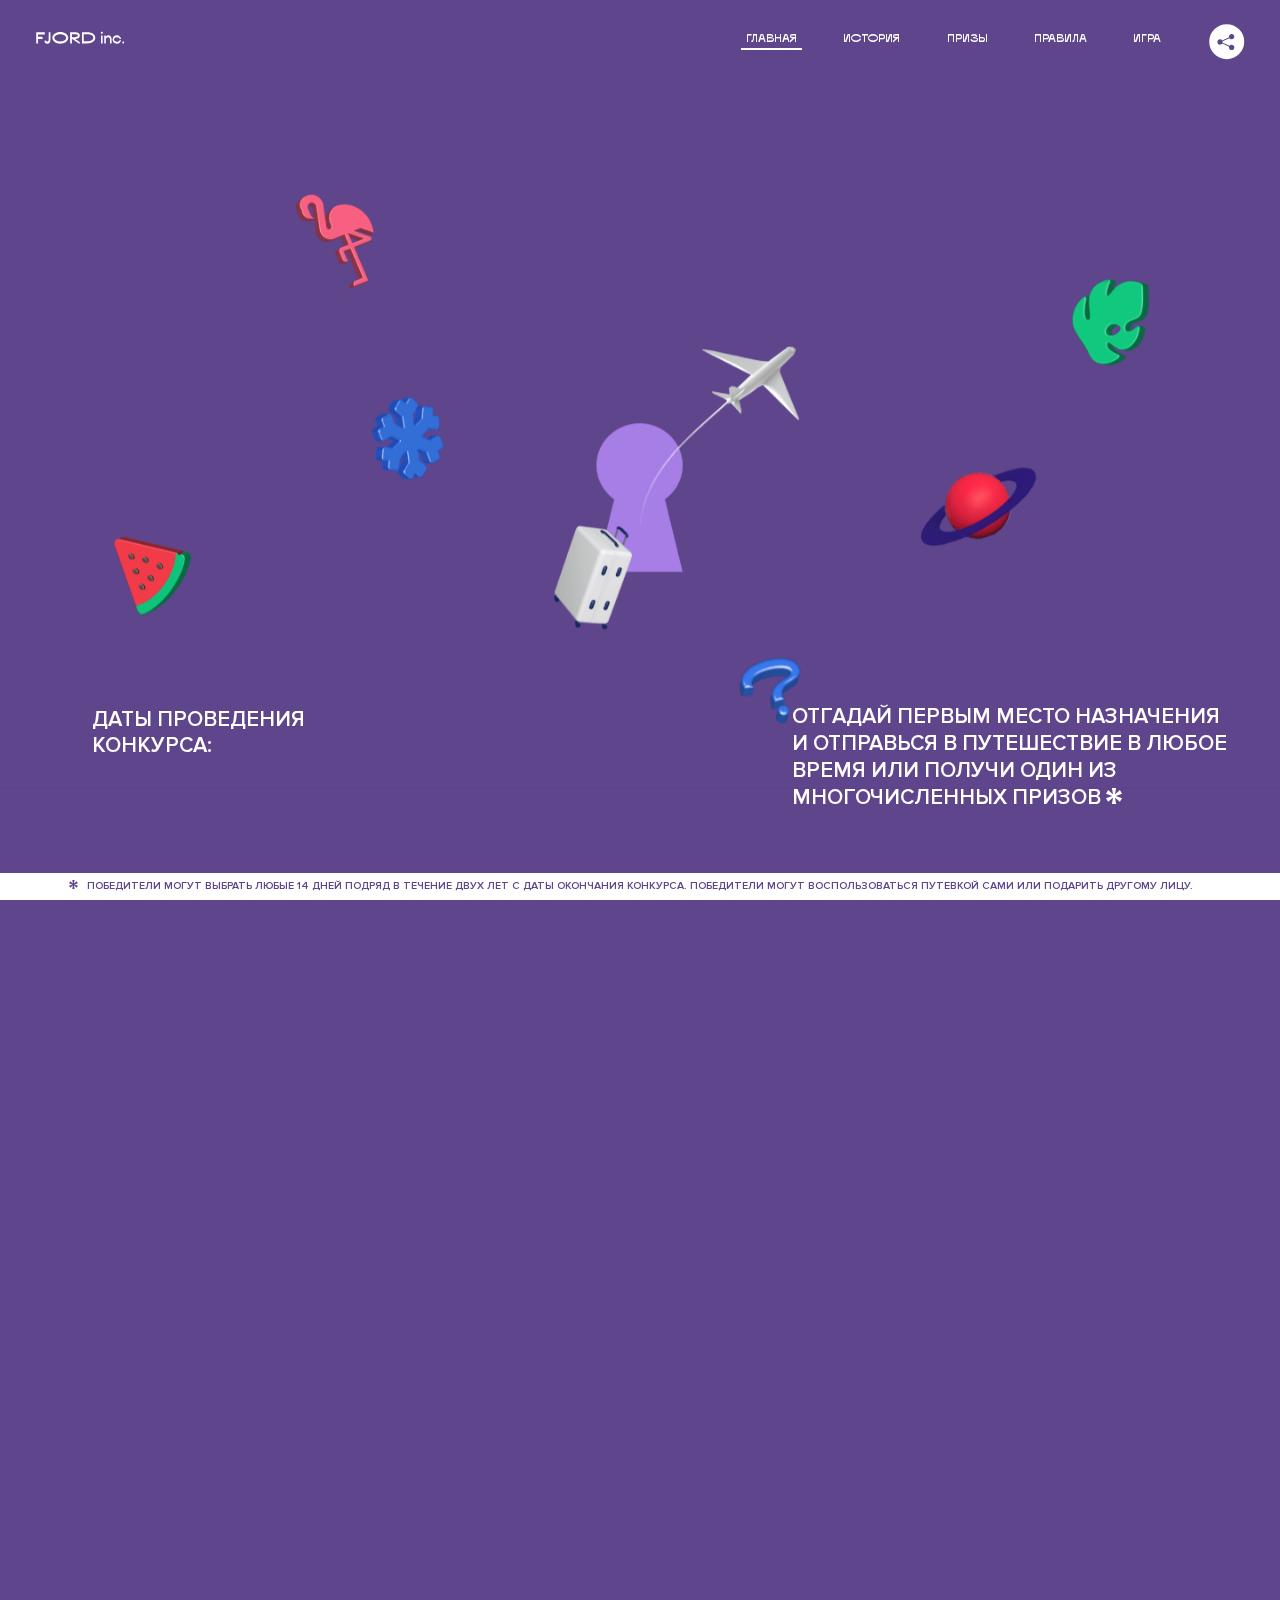
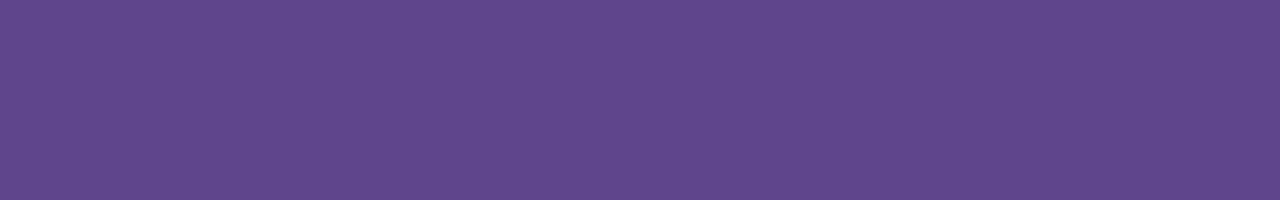
<file: 13/index.html>
<!DOCTYPE html>
<html lang="ru">
<head>
  <meta charset="UTF-8">
  <meta name="description" content="">
  <meta name="viewport" content="width=device-width, initial-scale=1.0">
  <meta http-equiv="X-UA-Compatible" content="ie=edge">
  <title>Mysterious Vacation</title>
<link href="css/style.min.css" rel="stylesheet">  <base href="https://htmlacademy-animation.github.io/1309637-magic-vacation-1/13/">
</head>
<body data-theme="purple">

  <header class="page-header js-header">
    <div class="page-header__wrapper">
      <a href="#" class="page-header__logo" aria-label="Перейти на страницу FJORD.Inc">
        <svg width="100" height="15" viewBox="0 0 100 15" fill="none" xmlns="http://www.w3.org/2000/svg">
          <path d="M0.26 1.4V14H2.276V8.906H7.334V6.44H2.276V3.848H9.872V1.4H0.26ZM12.733 14.36C15.127 14.36 16.243 12.65 16.243 9.5V1.4H14.263V8.96C14.263 11.21 13.723 11.876 12.733 11.876C11.833 11.876 11.473 11.3 11.347 10.58L9.36702 10.94C9.63702 13.046 10.663 14.36 12.733 14.36ZM18.3918 7.7C18.3918 11.372 22.3878 14.36 27.3198 14.36C32.2518 14.36 36.2478 11.372 36.2478 7.7C36.2478 4.028 32.2518 1.04 27.3198 1.04C22.3878 1.04 18.3918 4.028 18.3918 7.7ZM20.6058 7.7C20.6058 5.378 23.6118 3.524 27.3198 3.524C30.9918 3.524 33.9798 5.378 33.9798 7.7C33.9798 10.004 30.9918 11.858 27.3198 11.858C23.6118 11.858 20.6058 10.004 20.6058 7.7ZM40.403 14V8.906H40.799L49.079 14.702V12.38L44.039 8.906H44.201C47.999 8.906 49.277 7.304 49.277 5.162C49.277 3.092 47.999 1.4 44.201 1.4H38.387V14H40.403ZM43.535 3.722C45.785 3.722 47.045 4.136 47.045 5.432C47.045 6.764 45.785 7.034 43.535 7.034H40.403V3.722H43.535ZM51.6936 1.382V14H57.8676C62.7456 14 66.7236 11.534 66.7236 7.7C66.7236 3.848 62.7456 1.382 57.8676 1.382H51.6936ZM53.7096 11.624V3.722H57.5436C61.5396 3.722 64.4916 5.018 64.4916 7.7C64.4916 10.238 61.5396 11.624 57.5436 11.624H53.7096ZM73.1832 14.018H74.9832V5H73.1832V14.018ZM72.9132 1.976C72.9132 2.57 73.3992 3.092 74.0832 3.092C74.7492 3.092 75.2352 2.57 75.2352 1.976C75.2352 1.382 74.7672 0.805999 74.0832 0.805999C73.3812 0.805999 72.9132 1.382 72.9132 1.976ZM76.7867 14H78.5687V9.104C78.7487 8.006 79.5947 6.962 81.0887 6.962C82.1147 6.962 83.2667 7.448 83.2667 9.554V14H85.0487V9.014C85.0487 6.152 83.2307 4.73 81.3587 4.73C79.9187 4.73 79.0727 5.558 78.5687 6.854V5H76.7867V14ZM90.9898 14.27C93.5098 14.27 95.3818 12.506 95.7238 10.328H94.0498C93.7258 11.3 92.6998 12.02 90.9898 12.02C88.8478 12.02 87.7678 10.922 87.7678 9.59C87.7678 8.24 88.8478 6.962 90.9898 6.962C92.7538 6.962 93.7978 7.844 94.0858 8.924H95.7418C95.4358 6.71 93.6178 4.73 90.9898 4.73C88.0918 4.73 86.1298 7.124 86.1298 9.59C86.1298 12.074 88.1278 14.27 90.9898 14.27ZM97.0693 12.938C97.0693 13.658 97.5553 14.144 98.2753 14.144C98.9953 14.144 99.4813 13.658 99.4813 12.938C99.4813 12.2 98.9953 11.714 98.2753 11.714C97.5553 11.714 97.0693 12.2 97.0693 12.938Z" fill="currentColor"></path>
        </svg>
      </a>
      <button class="page-header__toggler js-menu-toggler" type="button" aria-label="Управление мобильным меню"><span>Меню</span></button>
      <nav class="page-header__nav">
        <div class="page-header__menu js-menu" id="menu">
          <ul>
            <li>
              <a class="js-menu-link active" href="#top" data-href="top">главная</a>
            </li>
            <li>
              <a class="js-menu-link" href="#story" data-href="story">история</a>
            </li>
            <li>
              <a class="js-menu-link" href="#prizes" data-href="prizes">призы</a>
            </li>
            <li>
              <a class="js-menu-link" href="#rules" data-href="rules">правила</a>
            </li>
            <li>
              <a class="js-menu-link" href="#game" data-href="game">игра</a>
            </li>
          </ul>
        </div>
        <div class="page-header__social">
          <div class="social-block js-social-block">
            <button class="social-block__toggler" aria-label="Управлять блоком с социальными кнопками">
              <svg width="26" height="22" viewBox="0 0 27 22" fill="none" xmlns="http://www.w3.org/2000/svg">
                <path d="M19.6721 7.43664C21.6273 7.43664 23.213 5.85095 23.213 3.89566C23.213 1.94037 21.6273 0.354675 19.6721 0.354675C17.7168 0.354675 16.1311 1.94037 16.1311 3.89566C16.1311 4.19968 16.1728 4.49178 16.2458 4.77345L7.21751 8.95527C6.57519 8.05214 5.52303 7.46049 4.33078 7.46049C2.37549 7.46049 0.789795 9.04618 0.789795 11.0015C0.789795 12.9568 2.37549 14.5425 4.33078 14.5425C5.52303 14.5425 6.57668 13.9508 7.21751 13.0477L16.2458 17.2295C16.1743 17.5112 16.1311 17.8033 16.1311 18.1073C16.1311 20.0626 17.7168 21.6483 19.6721 21.6483C21.6273 21.6483 23.213 20.0626 23.213 18.1073C23.213 16.152 21.6273 14.5663 19.6721 14.5663C18.4798 14.5663 17.4262 15.158 16.7853 16.0611L7.75701 11.8793C7.82854 11.5976 7.87176 11.3055 7.87176 11.0015C7.87176 10.6974 7.83003 10.4053 7.75701 10.1237L16.7853 5.94186C17.4262 6.84499 18.4783 7.43664 19.6721 7.43664Z" fill="currentColor"></path>
              </svg>
            </button>
            <ul class="social-block__list">
              <li>
                <a class="social-block__link social-block__link--fb" href="#" aria-label="Мы на Facebook">
                  <svg width="8" height="17" viewBox="0 0 8 17" fill="none" xmlns="http://www.w3.org/2000/svg">
                    <path d="M4.24646 16.9899H1.09275L1.05793 8.49828H0V5.30707H1.05793V3.81124C1.05793 1.42084 2.57654 0 5.21735 0H7.41758V3.18585H5.30841C4.28262 3.18585 4.2478 3.48582 4.2478 4.24914V5.30707H7.42964L7.16716 8.49828H4.2478V16.9899H4.24646Z" fill="currentColor"></path>
                  </svg>
                </a>
              </li>
              <li>
                <a class="social-block__link social-block__link--insta" href="#" aria-label="Мы в Instagram">
                  <svg width="15" height="15" viewBox="0 0 15 15" fill="none" xmlns="http://www.w3.org/2000/svg">
                    <path d="M11.0197 0H4.19806C2.14246 0 0.471191 1.66993 0.471191 3.72285V10.5499C0.471191 12.6082 2.14112 14.2727 4.19806 14.2727H11.0197C13.0753 14.2727 14.7466 12.6082 14.7466 10.5499V3.72285C14.7466 1.67127 13.0753 0 11.0197 0ZM11.0197 12.4849H4.19806C3.13076 12.4849 2.26432 11.6158 2.26432 10.5512V3.72419C2.26432 2.65956 3.13076 1.79715 4.19806 1.79715H11.0197C12.087 1.79715 12.9535 2.6609 12.9535 3.72419V10.5512C12.9535 11.6145 12.087 12.4849 11.0197 12.4849Z" fill="currentColor"></path>
                    <path d="M7.60887 3.11084C5.38989 3.11084 3.58203 4.9187 3.58203 7.14036C3.58203 9.35532 5.38989 11.1645 7.60887 11.1645C9.83053 11.1645 11.6357 9.35666 11.6357 7.14036C11.6357 4.9187 9.83053 3.11084 7.60887 3.11084ZM7.60887 9.36871C6.37551 9.36871 5.37784 8.37372 5.37784 7.14036C5.37784 5.90699 6.37551 4.90665 7.60887 4.90665C8.83822 4.90665 9.84259 5.90833 9.84259 7.14036C9.84392 8.37238 8.83822 9.36871 7.60887 9.36871Z" fill="currentColor"></path>
                    <path d="M11.3573 2.35962C10.8256 2.35962 10.3931 2.79752 10.3931 3.32381C10.3931 3.85546 10.8256 4.29336 11.3573 4.29336C11.8862 4.29336 12.3215 3.85546 12.3215 3.32381C12.3215 2.79752 11.8862 2.35962 11.3573 2.35962Z" fill="currentColor"></path>
                  </svg>
                </a>
              </li>
              <li>
                <a class="social-block__link social-block__link--vk" href="#" aria-label="Мы ВКонтакте">
                  <svg width="17" height="10" viewBox="0 0 17 10" fill="none" xmlns="http://www.w3.org/2000/svg">
                    <path d="M14.1234 4.9002C14.1234 4.9002 16.3623 1.72708 16.5866 0.680242C16.6595 0.312285 16.4947 0.103188 16.1069 0.103188C16.1069 0.103188 14.8193 0.103188 14.168 0.103188C13.7235 0.103188 13.5587 0.293278 13.4235 0.579768C13.4235 0.579768 12.3724 2.82553 11.0969 4.24712C10.6861 4.70333 10.4781 4.84318 10.2511 4.84318C10.0646 4.84318 9.98625 4.6911 9.98625 4.27834V0.649016C9.98625 0.147997 9.92545 0.00135496 9.5066 0.00135496H6.39628C6.15578 0.00135496 6.0085 0.134417 6.0085 0.324506C6.0085 0.801084 6.73406 0.908351 6.73406 2.20231V4.87305C6.73406 5.40529 6.70569 5.61575 6.45303 5.61575C5.78016 5.61575 4.19528 3.30618 3.30623 0.678887C3.12923 0.145282 2.93737 0 2.43475 0H0.486409C0.205373 0 0 0.190085 0 0.476576C0 0.991172 0.60666 3.40801 2.99277 6.64358C4.59927 8.8201 6.70569 10 8.60269 10C9.76196 10 10.0416 9.80312 10.0416 9.31432V7.63883C10.0416 7.22607 10.2065 7.04956 10.4429 7.04956C10.7078 7.04956 11.1847 7.13238 12.2805 8.22268C13.5843 9.47862 13.6762 10 14.3896 10H16.5676C16.7919 10 17 9.89273 17 9.52342C17 9.02919 16.3623 8.15343 15.384 7.10659C14.9801 6.56755 14.3302 5.98914 14.1248 5.72301C13.8275 5.40801 13.9154 5.23014 14.1234 4.9002Z" fill="currentColor"></path>
                  </svg>
                </a>
              </li>
            </ul>
          </div>
        </div>
      </nav>
    </div>
  </header>

  <main class="page-content">

    <section class="animation-screen"></section>

    <section class="screen screen--hidden screen--intro" id="top">
      <div class="screen__wrapper">
        <div class="intro">
          <h1 class="intro__title">Таинственный отпуск</h1>
          <div class="intro__content">
            <div class="intro__info">
              <p class="intro__label">Даты проведения конкурса:</p>
              <p class="intro__date">01 — 31.05 / 2020</p>
            </div>
            <div class="intro__message">
              <p>
                Отгадай первым место назначения и&nbsp;отправься в&nbsp;путешествие в&nbsp;любое время или получи один из многочисленных призов
                <svg width="16" height="16" viewBox="0 0 10 10" fill="none" xmlns="http://www.w3.org/2000/svg">
                  <path d="M0 6.35337L3.90271 4.99012L0 3.64663L1.34615 1.32374L4.44287 4.01073L3.67364 0H6.34615L5.57692 4.01073L8.65385 1.32374L10 3.64663L6.13405 4.99012L10 6.35337L8.65385 8.65651L5.57692 5.98927L6.34615 10H3.67364L4.44287 5.96952L1.34615 8.65651L0 6.35337Z" fill="currentColor"></path>
                </svg>
              </p>
            </div>
          </div>
        </div>
      </div>
      <div class="screen__footer js-footer">
        <button class="screen__footer-enlarge js-footer-toggler" type="button" aria-label="Показать сообщение">
          <svg width="10" height="10" viewBox="0 0 10 10" fill="none" xmlns="http://www.w3.org/2000/svg">
            <path d="M0 6.35337L3.90271 4.99012L0 3.64663L1.34615 1.32374L4.44287 4.01073L3.67364 0H6.34615L5.57692 4.01073L8.65385 1.32374L10 3.64663L6.13405 4.99012L10 6.35337L8.65385 8.65651L5.57692 5.98927L6.34615 10H3.67364L4.44287 5.96952L1.34615 8.65651L0 6.35337Z" fill="currentColor"></path>
          </svg>
        </button>
        <button class="screen__footer-collapse js-footer-toggler" type="button" aria-label="Скрыть сообщение">
          <svg width="13" height="13" viewBox="0 0 13 13" fill="none" xmlns="http://www.w3.org/2000/svg">
            <line x1="12.3536" y1="0.353553" x2="0.738349" y2="11.9688" stroke="currentColor"></line>
            <line x1="0.738319" y1="0.539925" x2="12.3535" y2="12.1551" stroke="currentColor"></line>
          </svg>
        </button>
        <div class="screen__footer-wrapper">
          <div class="screen__footer-announce">
            <p class="screen__footer-label">Даты проведения конкурса:</p>
            <p class="screen__footer-date">01 — 31.05 / 2020</p>
          </div>
          <div class="screen__footer-note">
            <p>
              <svg width="10" height="10" viewBox="0 0 10 10" fill="none" xmlns="http://www.w3.org/2000/svg">
                <path d="M0 6.35337L3.90271 4.99012L0 3.64663L1.34615 1.32374L4.44287 4.01073L3.67364 0H6.34615L5.57692 4.01073L8.65385 1.32374L10 3.64663L6.13405 4.99012L10 6.35337L8.65385 8.65651L5.57692 5.98927L6.34615 10H3.67364L4.44287 5.96952L1.34615 8.65651L0 6.35337Z" fill="currentColor"></path>
              </svg>
              <span>Победители могут выбрать любые 14 дней подряд в&nbsp;течение двух лет с&nbsp;даты окончания конкурса. Победители могут воспользоваться путевкой сами или подарить другому лицу.</span>
            </p>
          </div>
        </div>
      </div>
    </section>

    <section class="screen screen--hidden screen--story" id="story">

      <div class="slider swiper-container js-slider">

        <div class="swiper-wrapper">

          <div class="slider__item swiper-slide">
            <h2 class="slider__item-title">История</h2>
            <p class="slider__item-text">Джеймс Таргет был основателем компании &laquo;Fjord Inc.&raquo;. С&nbsp;1965 года &laquo;Fjord Inc.&raquo; прославилась надёжными и&nbsp;удобными чемоданами и&nbsp;аксессуарами для туристов.</p>
          </div>

          <div class="slider__item swiper-slide">
            <p class="slider__item-text">Когда Джеймсу было 7&nbsp;лет, в&nbsp;их&nbsp;доме гостил дядюшка и&nbsp;развлекал детей рассказами о&nbsp;своей поездке в&nbsp;место, показавшееся малышу Таргету невероятным. Тогда Джеймс решил, что однажды посетит его, но&nbsp;не&nbsp;будет рассказывать о&nbsp;мечте, пока не&nbsp;осуществит.</p>
          </div>

          <div class="slider__item swiper-slide">
            <p class="slider__item-text">Джеймс Таргет стал увлеченным путешественником. Он&nbsp;посетил 5&nbsp;континентов, 126&nbsp;стран.</p>
          </div>

          <div class="slider__item swiper-slide">
            <p class="slider__item-text">Он&nbsp;сплавлялся по&nbsp;Амазонке и&nbsp;погружался в&nbsp;пещеры Франции, медитировал в&nbsp;горах Тибета и&nbsp;пожимал руку вождя племени Акугауа.</p>
          </div>

          <div class="slider__item swiper-slide">
            <p class="slider__item-text">Из&nbsp;своих поездок Джеймс Таргет привозил идеи, как сделать свои чемоданы &laquo;Fjord Inc.&raquo; удобными и&nbsp;приспособленными к&nbsp;разным дорожным условиям.</p>
          </div>

          <div class="slider__item swiper-slide">
            <p class="slider__item-text">Всё это время Джеймс не&nbsp;оставлял идею поездки своей мечты. Однако, как только он&nbsp;брался за&nbsp;планирование, возникали препятствия, не&nbsp;позволяющие отправиться туда.</p>
          </div>

          <div class="slider__item swiper-slide">
            <p class="slider__item-text">В&nbsp;возрасте 67&nbsp;лет Джеймс Таргет попал под лавину и&nbsp;погиб. В&nbsp;своём завещании он&nbsp;поручил отправить в&nbsp;заветное путешествие трёх смельчаков, единых с&nbsp;ним духом.</p>
          </div>

          <div class="slider__item swiper-slide">
            <p class="slider__item-text">Тех, кто сможет узнать таинственное место, задавая вопросы специально обученному ИИ&nbsp;&laquo;Соне&raquo;, ждет фантастическое путешествие.</p>
          </div>
        </div>
        <div class="slider__controls">
          <button class="slider__control slider__control--prev js-control-prev" type="button" aria-label="Показать предыдущую историю">
            <svg width="12" height="22" viewBox="0 0 12 22" fill="none" xmlns="http://www.w3.org/2000/svg">
              <path d="M11 1L1 11L11 21" stroke="currentColor" stroke-width="2" stroke-linejoin="round"></path>
            </svg>
          </button>
          <button class="slider__control slider__control--next js-control-next" type="button" aria-label="Показать следующую историю">
            <svg width="12" height="22" viewBox="0 0 12 22" fill="none" xmlns="http://www.w3.org/2000/svg">
              <path d="M1 1L11 11L1 21" stroke="currentColor" stroke-width="2" stroke-linejoin="round"></path>
            </svg>
          </button>
        </div>
        <div class="slider__pagination swiper-pagination"></div>
      </div>
    </section>

    <section class="screen screen--hidden screen--prizes" id="prizes">
      <div class="screen__wrapper">
        <div class="prizes">
          <h2 class="prizes__title">ПРизы</h2>
          <div class="prizes__lead">
            <p>Найди ответ и&nbsp;получи один из&nbsp;призов:</p>
          </div>
          <ul class="prizes__list">
            <li class="prizes__item prizes__item--journeys">
              <div class="prizes__icon">
                <svg id="prize-icon-1" class="prizes__icon-img" xmlns="http://www.w3.org/2000/svg" xmlns:xlink="http://www.w3.org/1999/xlink" viewBox="0 0 350 330">
                  <defs>
                    <clipPath id="window">
                      <path d="M275,225.43H257.87a17.6,17.6,0,0,1-17.52-17.58V170a17.6,17.6,0,0,1,17.52-17.58H275A17.6,17.6,0,0,1,292.51,170v37.83A17.61,17.61,0,0,1,275,225.43Z"></path>
                    </clipPath>
                  </defs>
                  <g clip-path="url(#window)">
                    <g transform="translate(220 160)">
                      <line x1="28.18" y1="38.34" x2="91.09" y2="38.34" fill="none" stroke="#fff" opacity="0" stroke-linecap="round" stroke-miterlimit="10" stroke-width="2">
                        <animateTransform attributeName="transform" type="translate" from="100" to="-150" dur="2s" begin="2.7s" repeatCount="indefinite"></animateTransform>
                        <animate attributeName="opacity" values="0; 1; 1; 0" keyTimes="0; 0.1; 0.9; 1" begin="2.8s" dur="2s" repeatCount="indefinite"></animate>
                      </line>
                      <path d="M41.77,97.54H77.06a12.4,12.4,0,1,1,24.8,0h17.93" transform="translate(-40.77 -69.46)" fill="none" opacity="0" stroke="#fff" stroke-linecap="round" stroke-miterlimit="10" stroke-width="2">
                        <animateTransform attributeName="transform" type="translate" from="100, -69.46" to="-200, -69.46" dur="2s" begin="2.7s" repeatCount="indefinite"></animateTransform>
                        <animate attributeName="opacity" values="0; 1; 1; 0" keyTimes="0; 0.1; 0.9; 1" begin="2.8s" dur="2s" repeatCount="indefinite"></animate>
                      </path>
                      <line x1="218.19" y1="23.72" x2="257.97" y2="23.72" fill="none" opacity="0" stroke="#fff" stroke-linecap="round" stroke-miterlimit="10" stroke-width="2">
                        <animateTransform attributeName="transform" type="translate" to="-200" dur="2s" begin="2.7s" repeatCount="indefinite"></animateTransform>
                        <animate attributeName="opacity" values="0; 1; 1; 0" keyTimes="0; 0.1; 0.9; 1" begin="2.8s" dur="2s" repeatCount="indefinite"></animate>
                      </line>
                      <path d="M278.75,82.91H251.39a12.4,12.4,0,1,0-24.8,0H208.65" transform="translate(-40.77 -69.46)" fill="none" opacity="0" stroke="#fff" stroke-linecap="round" stroke-miterlimit="10" stroke-width="2">
                        <animateTransform attributeName="transform" type="translate" to="-200, -69.46" dur="2s" begin="2.7s" repeatCount="indefinite"></animateTransform>
                        <animate attributeName="opacity" values="0; 1; 1; 0" keyTimes="0; 0.1; 0.9; 1" begin="2.8s" dur="2s" repeatCount="indefinite"></animate>
                      </path>
                      <line x1="246.24" y1="13.45" x2="268.43" y2="13.45" fill="none" opacity="0" stroke="#fff" stroke-linecap="round" stroke-miterlimit="10" stroke-width="2">
                        <animateTransform attributeName="transform" type="translate" to="-150" dur="2s" begin="2.7s" repeatCount="indefinite"></animateTransform>
                        <animate attributeName="opacity" values="0; 1; 1; 0" keyTimes="0; 0.1; 0.9; 1" begin="2.8s" dur="2s" repeatCount="indefinite"></animate>
                      </line>
                    </g>
                  </g>
                  <g>
                    <g>
                      <g id="columns" class="prizes__columns">
                        <path d="M91.14 327.79C89.9394 327.684 89.0477 326.632 89.14 325.43L102.8 132.26C103.9 116.77 98 110.34 94.05 107.79C93.5925 107.481 93.3691 106.925 93.4858 106.386C93.6025 105.846 94.0358 105.432 94.58 105.34C103 104 122.18 104 120 134.19L106.43 326.67C106.324 327.866 105.278 328.757 104.08 328.67L91.14 327.79Z" fill="#ffffff" fill-rule="evenodd" opacity="1" stroke="none"></path>
                        <path d="M124.5 328.17C123.285 328.154 122.313 327.155 122.33 325.94L124.57 132.31C124.76 116.78 118.5 110.7 114.41 108.4C113.94 108.116 113.689 107.576 113.774 107.034C113.86 106.492 114.266 106.055 114.8 105.93C123.16 104.03 142.29 102.93 141.95 133.21L139.7 326.14C139.689 327.355 138.695 328.331 137.48 328.32L124.5 328.17Z" fill="#ffffff" fill-rule="evenodd" opacity="1" stroke="none"></path>
                      </g>
                      <g id="chair" class="prizes__chair">
                        <path d="M257.5 259.82L196.76 259.82L196.76 245.63L251.85 245.63C257.325 245.641 261.756 250.085 261.75 255.56C261.744 257.905 259.845 259.805 257.5 259.81" fill="#a67ee5" fill-rule="evenodd" opacity="1" stroke="none"></path>
                        <path d="M257.5 259.82L196.76 259.82L196.76 245.63L251.85 245.63C257.325 245.641 261.756 250.085 261.75 255.56C261.75 257.909 259.849 259.814 257.5 259.82Z" fill="none" fill-rule="evenodd" opacity="1" stroke="#ffffff" stroke-linecap="butt" stroke-linejoin="miter" stroke-width="2"></path>
                        <path d="M185.47 328.31L171.5 328.31L165.19 286.72L179.16 286.72L185.47 328.31Z" fill="#a67ee5" fill-rule="evenodd" opacity="1" stroke="none"></path>
                        <path d="M185.47 328.31L171.5 328.31L165.19 286.72L179.16 286.72L185.47 328.31Z" fill="none" fill-rule="evenodd" opacity="1" stroke="#ffffff" stroke-linecap="butt" stroke-linejoin="miter" stroke-width="2"></path>
                        <path d="M235.03 328.31L221.06 328.31L214.76 286.72L228.72 286.72L235.03 328.31Z" fill="#a67ee5" fill-rule="evenodd" opacity="1" stroke="none"></path>
                        <path d="M235.03 328.31L221.06 328.31L214.76 286.72L228.72 286.72L235.03 328.31Z" fill="none" fill-rule="evenodd" opacity="1" stroke="#ffffff" stroke-linecap="butt" stroke-linejoin="miter" stroke-width="2"></path>
                        <path d="M281.33 272.45L225.44 272.45C222.669 272.45 220.316 270.421 219.91 267.68L209.05 195.44C214.97 190.538 217.052 182.377 214.204 175.238C211.356 168.099 204.229 163.612 196.56 164.13L141.48 164.13L141.16 267L156.93 290.35L204.12 298.74C205.472 299.235 206.9 299.489 208.34 299.49L281.34 299.49C288.812 299.49 294.87 293.432 294.87 285.96C294.87 278.488 288.812 272.43 281.34 272.43" fill="#a67ee5" fill-rule="evenodd" opacity="1" stroke="none"></path>
                        <path d="M281.33 272.45L225.44 272.45C222.669 272.45 220.316 270.421 219.91 267.68L209.05 195.44C214.97 190.538 217.052 182.377 214.204 175.238C211.356 168.099 204.229 163.612 196.56 164.13L141.48 164.13L141.16 267L156.93 290.35L204.12 298.74C205.472 299.235 206.9 299.489 208.34 299.49L281.34 299.49C288.605 299.208 294.347 293.235 294.345 285.965C294.342 278.695 288.595 272.727 281.33 272.45Z" fill="none" fill-rule="evenodd" opacity="1" stroke="#ffffff" stroke-linecap="butt" stroke-linejoin="miter" stroke-width="2"></path>
                        <path d="M162.42 267.69L151.56 195.45C157.899 190.205 159.791 181.286 156.127 173.919C152.464 166.553 144.21 162.679 136.203 164.569C128.196 166.458 122.544 173.613 122.56 181.84C122.562 183.619 122.829 185.389 123.35 187.09L138.65 289C139.551 295.051 144.742 299.532 150.86 299.54L223.86 299.54C231.186 299.341 237.022 293.344 237.022 286.015C237.022 278.686 231.186 272.689 223.86 272.49L167.95 272.49C165.181 272.477 162.834 270.448 162.42 267.71" fill="#a67ee5" fill-rule="evenodd" opacity="1" stroke="none"></path>
                        <path d="M162.42 267.69L151.56 195.45C157.899 190.205 159.791 181.286 156.127 173.919C152.464 166.553 144.21 162.679 136.203 164.569C128.196 166.458 122.544 173.613 122.56 181.84C122.562 183.619 122.829 185.389 123.35 187.09L138.65 289C139.551 295.051 144.742 299.532 150.86 299.54L223.86 299.54C231.186 299.341 237.022 293.344 237.022 286.015C237.022 278.686 231.186 272.689 223.86 272.49L167.95 272.49C165.174 272.475 162.825 270.436 162.42 267.69Z" fill="none" fill-rule="evenodd" opacity="1" stroke="#ffffff" stroke-linecap="butt" stroke-linejoin="miter" stroke-width="2"></path>
                        <path d="M206.26 259.82L134.26 259.82L132.13 245.63L200.6 245.63C206.075 245.641 210.506 250.085 210.5 255.56C210.495 257.905 208.595 259.805 206.25 259.81" fill="#a67ee5" fill-rule="evenodd" opacity="1" stroke="none"></path>
                        <path d="M206.26 259.82L134.26 259.82L132.13 245.63L200.6 245.63C206.075 245.641 210.506 250.085 210.5 255.56C210.5 257.905 208.605 259.809 206.26 259.82Z" fill="none" fill-rule="evenodd" opacity="1" stroke="#ffffff" stroke-linecap="butt" stroke-linejoin="miter" stroke-width="2"></path>
                        <path d="M151.57 195.44L209.05 195.44" fill="none" fill-rule="evenodd" opacity="1" stroke="#ffffff" stroke-linecap="round" stroke-linejoin="miter" stroke-width="2"></path>
                      </g>
                      <g id="fern" class="prizes__fern">
                        <g class="prizes__fern-wrapper">
                          <path d="M79.18 194C85.4261 202.316 90.6596 211.346 94.77 220.9C87.606 213.464 80.9004 205.599 74.69 197.35C68.4883 189.072 62.7881 180.43 57.62 171.47C65.6734 178.1 72.9108 185.663 79.18 194" fill="#36e69a" fill-rule="evenodd" opacity="1" stroke="none"></path>
                          <path d="M80.94 214.39C89.3383 220.276 96.9939 227.156 103.74 234.88C94.8077 230.187 86.1775 224.94 77.9 219.17C69.7048 213.439 61.8824 207.194 54.48 200.47C63.8466 203.987 72.7358 208.663 80.94 214.39" fill="#36e69a" fill-rule="evenodd" opacity="1" stroke="none"></path>
                          <path d="M93.66 205.48C96.4274 215.47 99.7935 225.284 103.74 234.87C103.5 224.55 101.988 214.3 99.24 204.35C96.3865 194.098 92.3388 184.217 87.18 174.91C88.7226 185.22 90.8832 195.429 93.65 205.48" fill="#36e69a" fill-rule="evenodd" opacity="1" stroke="none"></path>
                          <path d="M107.32 213.52C107.377 223.776 108.065 234.019 109.38 244.19C111.898 234.372 113.161 224.275 113.14 214.14C113.075 203.564 111.732 193.034 109.14 182.78C107.854 192.976 107.229 203.244 107.27 213.52" fill="#25b774" fill-rule="evenodd" opacity="1" stroke="none"></path>
                          <path d="M83.08 229.56C92.4142 233.336 101.245 238.253 109.37 244.2C99.7922 241.753 90.3853 238.679 81.21 235C72.1574 231.339 63.3493 227.1 54.84 222.31C64.5308 223.516 74.0258 225.966 83.09 229.6" fill="#25b774" fill-rule="evenodd" opacity="1" stroke="none"></path>
                          <path d="M88.06 243.83C97.6806 246.377 106.941 250.13 115.62 255C105.908 253.803 96.2919 251.932 86.84 249.4C77.5057 246.893 68.346 243.777 59.42 240.07C69.0896 240.093 78.7169 241.347 88.07 243.8" fill="#25b774" fill-rule="evenodd" opacity="1" stroke="none"></path>
                          <path d="M118.71 224.79C117.033 234.797 115.997 244.901 115.61 255.04C119.756 245.942 122.72 236.351 124.43 226.5C126.18 216.201 126.657 205.726 125.85 195.31C122.772 204.955 120.383 214.807 118.7 224.79" fill="#25b774" fill-rule="evenodd" opacity="1" stroke="none"></path>
                          <path d="M98.86 262C108.367 264.957 117.462 269.103 125.93 274.34C116.275 272.737 106.742 270.468 97.4 267.55C88.1811 264.661 79.1617 261.17 70.4 257.1C80.056 257.521 89.6193 259.167 98.86 262" fill="#068e4d" fill-rule="evenodd" opacity="1" stroke="none"></path>
                          <path d="M130.27 244.29C128.179 254.22 126.73 264.274 125.93 274.39C130.454 265.47 133.815 256.006 135.93 246.23C138.105 236.014 139.015 225.569 138.64 215.13C135.168 224.64 132.375 234.385 130.28 244.29" fill="#068e4d" fill-rule="evenodd" opacity="1" stroke="none"></path>
                          <path d="M108.9 280.69C118.279 284.044 127.196 288.57 135.44 294.16C125.858 292.144 116.426 289.471 107.21 286.16C98.1172 282.886 89.2483 279.021 80.66 274.59C90.2934 275.409 99.7831 277.452 108.9 280.67" fill="#068e4d" fill-rule="evenodd" opacity="1" stroke="none"></path>
                          <path d="M141 264.26C138.499 274.096 136.635 284.084 135.42 294.16C140.302 285.429 144.049 276.11 146.57 266.43C149.173 256.3 150.516 245.889 150.57 235.43C146.702 244.801 143.504 254.436 141 264.26" fill="#068e4d" fill-rule="evenodd" opacity="1" stroke="none"></path>
                          <path d="M92.62 217.67C115.835 252.089 134.92 289.12 149.48 328" fill="none" fill-rule="evenodd" opacity="1" stroke="#36e69a" stroke-linecap="round" stroke-linejoin="round" stroke-width="2"></path>
                        </g>
                      </g>
                      <animateTransform xlink:href="#chair" attributeName="transform" type="translate" from="-100" to="0" begin="2.8s" dur="0.4s" keyTimes="0; 1" calcMode="spline" keySplines="0.43 0.78 0.49 0.99" fill="freeze"></animateTransform>
                      <animateTransform xlink:href="#columns" attributeName="transform" type="translate" from="-100" to="0" begin="3s" dur="0.2s" keyTimes="0; 1" calcMode="spline" keySplines="0.43 0.78 0.49 0.99" fill="freeze"></animateTransform>
                      <animateTransform xlink:href="#fern" attributeName="transform" type="translate" from="-100" to="0" begin="2.9s" dur="0.3s" keyTimes="0; 1" calcMode="spline" keySplines="0.43 0.78 0.49 0.99" fill="freeze" additive="sum"></animateTransform>
                    </g>
                    <path d="M204.25,231.88h-2.05a3.45,3.45,0,0,0-3.43,3.45v2.92a3.45,3.45,0,0,0,3.43,3.45h2.05a3.45,3.45,0,0,0,3.43-3.45v-2.92A3.44,3.44,0,0,0,204.25,231.88Z" fill="none" stroke="#fff" stroke-linecap="round" stroke-linejoin="round" stroke-width="2">
                      <animate attributeName="d" values="
                        M204.354 230.8L202.13 230.796C200.232 230.807 198.774 232.126 198.774 234.023L198.729 237.114C198.729 239.012 199.781 240.213 201.679 240.224L204.541 240.201C206.438 240.19 207.517 238.779 207.517 236.881L207.479 233.753C207.485 231.853 206.254 230.805 204.354 230.8Z;
                        M204.487 231.135L201.815 231.105C199.918 231.116 198.543 232.496 198.543 234.394L198.597 237.567C198.597 239.465 199.687 240.817 201.585 240.828L204.63 240.863C206.527 240.852 207.526 239.393 207.526 237.495L207.525 234.346C207.531 232.446 206.387 231.141 204.487 231.135Z;
                          M204.25 231.88L202.2 231.88C200.302 231.891 198.77 233.432 198.77 235.33L198.77 238.25C198.77 240.148 200.302 241.689 202.2 241.7L204.25 241.7C206.148 241.689 207.68 240.148 207.68 238.25L207.68 235.33C207.686 233.43 206.15 231.886 204.25 231.88Z;
                          M204.487 231.135L201.815 231.105C199.918 231.116 198.543 232.496 198.543 234.394L198.597 237.567C198.597 239.465 199.687 240.817 201.585 240.828L204.63 240.863C206.527 240.852 207.526 239.393 207.526 237.495L207.525 234.346C207.531 232.446 206.387 231.141 204.487 231.135Z;
                          M204.354 230.8L202.13 230.796C200.232 230.807 198.774 232.126 198.774 234.023L198.729 237.114C198.729 239.012 199.781 240.213 201.679 240.224L204.541 240.201C206.438 240.19 207.517 238.779 207.517 236.881L207.479 233.753C207.485 231.853 206.254 230.805 204.354 230.8Z;
                        " dur="0.75s" repeatCount="4"></animate>
                      <animate attributeName="d" from="M204.25 231.88L202.2 231.88C200.302 231.891 198.77 233.432 198.77 235.33L198.77 238.25C198.77 240.148 200.302 241.689 202.2 241.7L204.25 241.7C206.148 241.689 207.68 240.148 207.68 238.25L207.68 235.33C207.686 233.43 206.15 231.886 204.25 231.88Z" to="M275 225.43L257.87 225.43C248.189 225.386 240.361 217.531 240.35 207.85L240.35 170C240.361 160.319 248.189 152.464 257.87 152.42L275 152.42C284.677 152.469 292.499 160.323 292.51 170L292.51 207.83C292.505 217.513 284.683 225.375 275 225.43Z" dur="0.3s" begin="3s" keyTimes="0; 1" calcMode="spline" keySplines="0.43 0.78 0.49 0.99" fill="freeze"></animate>
                    </path>
                    <g class="prizes__airship">
                      <g id="engine-1">
                        <path d="M123.23,173.34h9.16a3.29,3.29,0,0,1,3.29,3.3v5.71a3.29,3.29,0,0,1-3.29,3.3H115.57a1.32,1.32,0,0,1-1.32-1.32v-2a9,9,0,0,1,9-9" fill="#068e4d"></path>
                        <path d="M123.23,173.34h9.16a3.29,3.29,0,0,1,3.29,3.3v5.71a3.29,3.29,0,0,1-3.29,3.3H115.57a1.32,1.32,0,0,1-1.32-1.32v-2A9,9,0,0,1,123.23,173.34Z" fill="none" stroke="#fff" stroke-linecap="round" stroke-linejoin="round" stroke-width="2"></path>
                        <animateTransform attributeName="transform" type="translate" values="0, -2.5; 0, -2; 0, 2; 0, 2.5; 0, 2; 0, -2; 0, -2.5" keyTimes="0; 0.16; 0.32; 0.5; 0.66; 0.83; 1" dur="1.5s" repeatCount="indefinite"></animateTransform>
                      </g>
                      <g id="engine-2">
                        <path d="M123.23,207.39h9.16a3.29,3.29,0,0,0,3.29-3.3v-5.71a3.29,3.29,0,0,0-3.29-3.3H115.57a1.32,1.32,0,0,0-1.32,1.32v2a9,9,0,0,0,9,9" fill="#068e4d"></path>
                        <path d="M123.23,207.39h9.16a3.29,3.29,0,0,0,3.29-3.3v-5.71a3.29,3.29,0,0,0-3.29-3.3H115.57a1.32,1.32,0,0,0-1.32,1.32v2A9,9,0,0,0,123.23,207.39Z" fill="none" stroke="#fff" stroke-linecap="round" stroke-linejoin="round" stroke-width="2"></path>
                        <animateTransform attributeName="transform" type="translate" values="0, -2.5; 0, -2; 0, 2; 0, 2.5; 0, 2; 0, -2; 0, -2.5" keyTimes="0; 0.16; 0.32; 0.5; 0.66; 0.83; 1" dur="1.5s" repeatCount="indefinite"></animateTransform>
                      </g>
                      <path d="M175.44,249.28h48.36a13.27,13.27,0,0,0,13-10.65l3.74-18.32H172.36v25.89A3.09,3.09,0,0,0,175.44,249.28Z" fill="none" stroke="#fff" stroke-linecap="round" stroke-linejoin="round" stroke-width="2">
                        <animate attributeName="d" values="
                          M182.626 246.951L213.613 247.304C219.928 247.3 233.875 243.488 235.122 237.296L240.567 220.283L172.387 220.283L176.273 241.868C176.278 243.566 180.928 246.946 182.626 246.951Z;
                          M182.161 248.108L214.548 248.299C220.864 248.294 234.42 244.021 235.667 237.829L240.567 220.283L172.387 220.283L175.246 242.494C175.252 244.193 180.462 248.102 182.161 248.108Z;
                            M175.44 249.28L223.8 249.28C230.116 249.276 235.553 244.821 236.8 238.63L240.54 220.31L172.36 220.31L172.36 246.2C172.365 247.899 173.741 249.275 175.44 249.28Z;
                            M182.161 248.108L214.548 248.299C220.864 248.294 234.42 244.021 235.667 237.829L240.567 220.283L172.387 220.283L175.246 242.494C175.252 244.193 180.462 248.102 182.161 248.108Z;
                            M182.626 246.951L213.613 247.304C219.928 247.3 233.875 243.488 235.122 237.296L240.567 220.283L172.387 220.283L176.273 241.868C176.278 243.566 180.928 246.946 182.626 246.951Z;
                          " dur="0.75s" repeatCount="indefinite"></animate>
                      </path>
                      <path d="M 236.09491,240.62281 L 225.65526,240.62281 C 221.0775,240.60628 218.28997,237.9578 218.29,233.38 V 220.31" fill="none" stroke="#fff" stroke-linecap="round" stroke-miterlimit="10" stroke-width="2">
                        <animate attributeName="d" values="
                          M234.604 238.358L226.273 238.373C221.695 238.357 217.767 234.864 217.767 230.286L218.317 220.283;
                          M234.951 239.135L226.49 239.357C221.913 239.34 218.276 236.019 218.276 231.441L218.317 220.283;
                            M235.79 241.69L226.57 241.69C221.992 241.673 218.29 237.958 218.29 233.38L218.29 220.31;
                            M234.951 239.135L226.49 239.357C221.913 239.34 218.276 236.019 218.276 231.441L218.317 220.283;
                            M234.604 238.358L226.273 238.373C221.695 238.357 217.767 234.864 217.767 230.286L218.317 220.283;
                          " dur="0.75s" repeatCount="indefinite"></animate>
                      </path>
                    </g>
                    <g class="prizes__airship">
                      <path d="M185.64,231.88h-2.05a3.45,3.45,0,0,0-3.43,3.45v2.92a3.45,3.45,0,0,0,3.43,3.45h2.05a3.45,3.45,0,0,0,3.43-3.45v-2.92A3.45,3.45,0,0,0,185.64,231.88Z" fill="none" stroke="#fff" stroke-linecap="round" stroke-linejoin="round" stroke-width="2">
                        <animate attributeName="d" values="
                          M188.27 230.593L184.974 230.652C183.077 230.663 181.671 232.032 181.671 233.93L182.156 237.138C182.156 239.036 183.59 240.245 185.487 240.256L188.218 240.173C190.116 240.162 191.073 239.357 191.073 237.459L190.916 234.065C190.916 232.167 190.168 230.604 188.27 230.593Z;
                          M188.131 230.887L184.98 230.856C183.082 230.867 181.434 232.324 181.434 234.222L181.72 237.456C181.72 239.354 183.296 240.779 185.193 240.79L188.229 240.989C190.126 240.978 191.073 239.357 191.073 237.459L190.899 234.16C190.9 232.262 190.028 230.898 188.131 230.887Z;
                            M185.64 231.88L183.59 231.88C181.692 231.891 180.16 233.432 180.16 235.33L180.16 238.25C180.16 240.148 181.692 241.689 183.59 241.7L185.64 241.7C187.538 241.689 189.07 240.148 189.07 238.25L189.07 235.33C189.07 233.432 187.538 231.891 185.64 231.88Z;
                            M188.131 230.887L184.98 230.856C183.082 230.867 181.434 232.324 181.434 234.222L181.72 237.456C181.72 239.354 183.296 240.779 185.193 240.79L188.229 240.989C190.126 240.978 191.073 239.357 191.073 237.459L190.899 234.16C190.9 232.262 190.028 230.898 188.131 230.887Z;
                            M188.27 230.593L184.974 230.652C183.077 230.663 181.671 232.032 181.671 233.93L182.156 237.138C182.156 239.036 183.59 240.245 185.487 240.256L188.218 240.173C190.116 240.162 191.073 239.357 191.073 237.459L190.916 234.065C190.916 232.167 190.168 230.604 188.27 230.593Z;
                          " dur="0.75s" repeatCount="indefinite"></animate>
                      </path>
                      <path d="M205,227.08c43.38,0,74.86-15.55,74.86-37s-31.48-37-74.86-37c-27.94,0-55.36,13.53-73.46,24.87a14.3,14.3,0,0,0,0,24.21c18.09,11.33,45.52,24.87,73.46,24.87" fill="#068e4d"></path>
                      <path d="M205,227.08c43.38,0,74.86-15.55,74.86-37s-31.48-37-74.86-37c-27.94,0-55.36,13.53-73.46,24.87a14.3,14.3,0,0,0,0,24.21C149.63,213.54,177.06,227.08,205,227.08Z" fill="none" stroke="#fff" stroke-width="2"></path>
                      <path d="m 200,187.09 c -28.23,0 -51.57,-0.74 -67.81,-1 -3.95,1 -6,2.66 -6.08,4.34 -0.16616,-4.62132 2.14832,-8.97956 6.07,-11.43 16.74,-10.5 44.58,-24.68 72.81,-24.68 44.81,0 73.64,16 73.64,35.75 v 0.37 c -0.37,-7.95 -27.6,-2.87 -72.13,-2.87" fill="#36e69a"></path>
                      <path d="M132.18,195.12c16.74,4.27,44.58,10,72.81,10,44.14,0,72.75-6.32,73.6-14.18-0.86,19.34-29.45,34.86-73.6,34.86-28.23,0-56.07-14.19-72.81-24.68a12.88,12.88,0,0,1-6-10.18c0.26,1.61,2.26,3.18,6,4.14" fill="#068e4d"></path>
                      <path id="ball-center" d="M132.18,186.12c16.74-4.27,44.58-10,72.81-10,44.53,0,73.26,6.43,73.61,14.38,0,0.17,0,.34,0,0.51-0.85,7.86-29.45,14.17-73.6,14.17-28.23,0-56.07-5.76-72.81-10-3.79-1-5.79-2.53-6-4.13l0-.51c0.13-1.69,2.15-3.36,6.1-4.37" fill="#25b774">
                        <animate attributeName="d" values="
                            m 132.18,186.12 c 16.74,-4.27 44.4713,-6.30435 72.7013,-6.30435 44.53,0 73.3687,2.73435 73.7187,10.68435 v 0.51 c -0.85,7.86 -29.23261,17.75696 -73.38261,17.75696 -28.23,0 -56.28739,-9.34696 -73.02739,-13.58696 -3.79,-1 -5.79,-2.53 -6,-4.13 v -0.51 c 0.13,-1.69 2.15,-3.36 6.1,-4.37;
                            m 132.18,186.12 c 16.74,-4.27 44.4713,-7.06522 72.7013,-7.06522 44.53,0 73.3687,3.49522 73.7187,11.44522 v 0.51 c -0.85,7.86 -29.23261,17.10478 -73.38261,17.10478 -28.23,0 -56.28739,-8.69478 -73.02739,-12.93478 -3.79,-1 -5.79,-2.53 -6,-4.13 v -0.51 c 0.13,-1.69 2.15,-3.36 6.1,-4.37;
                            m 132.18,186.12 c 16.74,-4.27 44.58,-13.26087 72.81,-13.26087 44.53,0 73.26,9.69087 73.61,17.64087 v 0.51 c -0.85,7.86 -29.5587,10.90913 -73.7087,10.90913 -28.23,0 -55.9613,-2.49913 -72.7013,-6.73913 -3.79,-1 -5.79,-2.53 -6,-4.13 v -0.51 c 0.13,-1.69 2.15,-3.36 6.1,-4.37;
                            m 132.18,186.12 c 16.74,-4.27 44.6887,-13.80435 72.9187,-13.80435 44.53,0 73.1513,10.23435 73.5013,18.18435 v 0.51 c -0.85,7.86 -29.45,10.14826 -73.6,10.14826 -28.23,0 -56.07,-1.73826 -72.81,-5.97826 -3.79,-1 -5.79,-2.53 -6,-4.13 v -0.51 c 0.13,-1.69 2.15,-3.36 6.1,-4.37;
                            m 132.18,186.12 c 16.74,-4.27 44.58,-13.26087 72.81,-13.26087 44.53,0 73.26,9.69087 73.61,17.64087 v 0.51 c -0.85,7.86 -29.5587,10.90913 -73.7087,10.90913 -28.23,0 -55.9613,-2.49913 -72.7013,-6.73913 -3.79,-1 -5.79,-2.53 -6,-4.13 v -0.51 c 0.13,-1.69 2.15,-3.36 6.1,-4.37;
                            m 132.18,186.12 c 16.74,-4.27 44.4713,-7.06522 72.7013,-7.06522 44.53,0 73.3687,3.49522 73.7187,11.44522 v 0.51 c -0.85,7.86 -29.23261,17.10478 -73.38261,17.10478 -28.23,0 -56.28739,-8.69478 -73.02739,-12.93478 -3.79,-1 -5.79,-2.53 -6,-4.13 v -0.51 c 0.13,-1.69 2.15,-3.36 6.1,-4.37;
                            m 132.18,186.12 c 16.74,-4.27 44.4713,-6.30435 72.7013,-6.30435 44.53,0 73.3687,2.73435 73.7187,10.68435 v 0.51 c -0.85,7.86 -29.23261,17.75696 -73.38261,17.75696 -28.23,0 -56.28739,-9.34696 -73.02739,-13.58696 -3.79,-1 -5.79,-2.53 -6,-4.13 v -0.51 c 0.13,-1.69 2.15,-3.36 6.1,-4.37;
                          " keyTimes="0; 0.16; 0.33; 0.5; 0.66; 0.83; 1" dur="1.5s" repeatCount="indefinite"></animate>
                      </path>
                      <g id="engine-3">
                        <path d="M123.23,173.34h9.16a3.29,3.29,0,0,1,3.29,3.3v5.71a3.29,3.29,0,0,1-3.29,3.3H115.57a1.32,1.32,0,0,1-1.32-1.32v-2a9,9,0,0,1,9-9" fill="#068e4d"></path>
                        <path d="M123.23,173.34h9.16a3.29,3.29,0,0,1,3.29,3.3v5.71a3.29,3.29,0,0,1-3.29,3.3H115.57a1.32,1.32,0,0,1-1.32-1.32v-2A9,9,0,0,1,123.23,173.34Z" fill="none" stroke="#fff" stroke-linecap="round" stroke-linejoin="round" stroke-width="2"></path>
                        <animateTransform attributeName="transform" type="translate" values="0, 2.5; 0, 2; 0, -2; 0, -2.5; 0, -2; 0, 2; 0, 2.5" keyTimes="0; 0.16; 0.32; 0.5; 0.66; 0.83; 1" dur="1.5s" repeatCount="indefinite"></animateTransform>
                      </g>
                      <g id="engine-4">
                        <path d="M123.23,207.39h9.16a3.29,3.29,0,0,0,3.29-3.3v-5.71a3.29,3.29,0,0,0-3.29-3.3H115.57a1.32,1.32,0,0,0-1.32,1.32v2a9,9,0,0,0,9,9" fill="#068e4d"></path>
                        <path d="M123.23,207.39h9.16a3.29,3.29,0,0,0,3.29-3.3v-5.71a3.29,3.29,0,0,0-3.29-3.3H115.57a1.32,1.32,0,0,0-1.32,1.32v2A9,9,0,0,0,123.23,207.39Z" fill="none" stroke="#fff" stroke-linecap="round" stroke-linejoin="round" stroke-width="2"></path>
                        <animateTransform attributeName="transform" type="translate" values="0, 2.5; 0, 2; 0, -2; 0, -2.5; 0, -2; 0, 2; 0, 2.5" dur="1.5s" repeatCount="indefinite"></animateTransform>
                      </g>
                    </g>
                  </g>
                  <line id="cloud-line-1" x1="68.95" y1="107.8" x2="131.86" y2="107.8" fill="none" opacity="0" stroke="#fff" stroke-linecap="round" stroke-miterlimit="10" stroke-width="2"></line>
                    <animateTransform xlink:href="#cloud-line-1" attributeName="transform" type="translate" from="180" to="-50" dur="2s" begin="0.6s" fill="freeze"></animateTransform>
                    <animate id="start" xlink:href="#cloud-line-1" attributeName="opacity" values="0; 1; 1; 0" keyTimes="0; 0.1; 0.9; 1" begin="0.6s" dur="2s" fill="freeze"></animate>
                  <g>
                    <path id="cloud-top-1" d="M41.77,97.54H77.06a12.4,12.4,0,1,1,24.8,0h17.93" fill="none" opacity="0" stroke="#fff" stroke-linecap="round" stroke-miterlimit="10" stroke-width="2"></path>
                      <animateTransform xlink:href="#cloud-top-1" attributeName="transform" type="translate" from="200" to="-50" begin="0.6s" dur="2s" fill="freeze"></animateTransform>
                      <animate xlink:href="#cloud-top-1" attributeName="opacity" values="0; 1; 1; 0" keyTimes="0; 0.1; 0.9; 1" begin="0.6s" dur="2s" fill="freeze"></animate>
                  </g>
                  <line id="cloud-line-2" x1="258.96" y1="93.19" x2="298.74" y2="93.19" fill="none" opacity="0" stroke="#fff" stroke-linecap="round" stroke-miterlimit="10" stroke-width="2"></line>
                    <animateTransform xlink:href="#cloud-line-2" attributeName="transform" type="translate" from="0" to="-150" begin="start.begin+1.5s" dur="2s" fill="freeze"></animateTransform>
                    <animate xlink:href="#cloud-line-2" attributeName="opacity" values="0; 1; 1; 0" keyTimes="0; 0.1; 0.9; 1" begin="start.begin+1.5s" dur="2s" fill="freeze"></animate>
                  <g id="cloud-top-2">
                    <path id="cloud-top-2-path" d="M278.75,82.91H251.39a12.4,12.4,0,1,0-24.8,0H208.65" fill="none" opacity="0" stroke="#fff" stroke-linecap="round" stroke-miterlimit="10" stroke-width="2"></path>
                    <line id="cloud-top-2-line" x1="287.01" y1="82.91" x2="309.21" y2="82.91" fill="none" opacity="0" stroke="#fff" stroke-linecap="round" stroke-miterlimit="10" stroke-width="2"></line>
                  </g>
                    <animateTransform xlink:href="#cloud-top-2" attributeName="transform" type="translate" from="0" to="-170" begin="start.begin+1.5s" dur="2s" fill="freeze"></animateTransform>
                    <animate xlink:href="#cloud-top-2-path" attributeName="opacity" values="0; 1; 1; 0" keyTimes="0; 0.1; 0.9; 1" begin="start.begin+1.5s" dur="2s" fill="freeze"></animate>
                    <animate xlink:href="#cloud-top-2-line" attributeName="opacity" values="0; 1; 1; 0" keyTimes="0; 0.1; 0.9; 1" begin="start.begin+1.5s" dur="2s" fill="freeze"></animate>
                  <g class="prizes__airship">
                    <line id="airship-trail-1" x1="106.25" y1="179.49" x2="84.05" y2="179.49" fill="none" stroke="#fff" stroke-linecap="round" stroke-miterlimit="10" stroke-width="2"></line>
                    <animate xlink:href="#airship-trail-1" attributeName="x2" values="84.05; 90.05; 84.05;" begin="0.1s" dur="0.2s" repeatCount="indefinite"></animate>
                    <line id="airship-trail-2" x1="106.25" y1="190.98" x2="68.77" y2="190.98" fill="none" stroke="#fff" stroke-linecap="round" stroke-miterlimit="10" stroke-width="2"></line>
                    <animate xlink:href="#airship-trail-2" attributeName="x2" values="68.77; 74.05; 68.77;" begin="0.05s" dur="0.2s" repeatCount="indefinite"></animate>
                    <line id="airship-trail-3" x1="106.25" y1="201.23" x2="84.05" y2="201.23" fill="none" stroke="#fff" stroke-linecap="round" stroke-miterlimit="10" stroke-width="2"></line>
                    <animate xlink:href="#airship-trail-3" attributeName="x2" values="84.05; 90.05; 84.05;" begin="0.15s" dur="0.2s" repeatCount="indefinite"></animate>
                  </g>
                  <g>
                    <path d="M289.94 327.88L244.88 327.88L212.8 296.58C212.096 295.985 211.064 295.985 210.36 296.58L200.16 306.81C199.514 307.369 198.556 307.369 197.91 306.81L178.91 286.64C178.015 285.883 176.705 285.883 175.81 286.64L149.39 312.28C148.746 312.843 147.784 312.843 147.14 312.28L144.51 309.36C143.856 308.761 142.854 308.761 142.2 309.36L124.63 329L80.78 329" fill="none" stroke="#fff" stroke-linecap="round" stroke-miterlimit="10" stroke-width="2">
                      <animate attributeName="d" to="M289.94 327.88L244.88 327.88L213.178 328.117C212.474 327.522 210.951 327.347 210.247 327.943L199.673 327.907C199.027 328.466 197.923 328.887 197.277 328.328L176.648 328.548C175.753 327.792 173.942 327.353 173.047 328.11L148.743 327.984C148.098 328.547 146.841 328.912 146.196 328.349L143.69 328.614C143.037 328.016 142.034 328.016 141.38 328.614L124.63 329L80.78 329" dur="0.3s" begin="3s" fill="freeze" calcMode="spline" keySplines="0.17 0.67 0.83 0.67"></animate>
                    </path>
                    <path d="M289.94,328H200.15c-0.86,0-1.56,0-2.25,0h-19c-1.5,0-2.23,0-3.1,0h-32.3c-1.09,0-1.66,0-2.31,0H80.78" fill="none" stroke="#fff" stroke-linecap="round" stroke-miterlimit="10" stroke-width="2"></path>
                  </g>
                </svg>
              </div>
              <p class="prizes__desc">
                <b class="prizes__desc-counter">3</b>
                <span class="prizes__desc-text">загадочных путешествия</span>
              </p>
            </li>
            <li class="prizes__item prizes__item--cases">
              <div class="prizes__icon">
                <picture id="prize-icon-2" class="prizes__icon-img">
                  <source srcset="img/prize2-mob.svg" media="(orientation: portrait)">
                  <img src="img/prize2.svg" alt="">
                </picture>
              </div>
              <p class="prizes__desc">
                <span class="prizes__desc-counter-wrapper">
                  <b class="prizes__desc-counter">1</b>
                </span>
                <span class="prizes__desc-text">надежных чемоданов</span>
              </p>
            </li>
            <li class="prizes__item prizes__item--codes">
              <div class="prizes__icon">
                <picture id="prize-icon-3" class="prizes__icon-img">
                  <source srcset="img/prize3-mob.svg" media="(orientation: portrait)">
                  <img src="img/prize3.svg" alt="">
                </picture>
              </div>
              <p class="prizes__desc">
                <span class="prizes__desc-counter-wrapper">
                  <b class="prizes__desc-counter">11</b>
                </span>
                <span class="prizes__desc-text">
                  промокодов на&nbsp;скидку 15%
                  <svg width="10" height="10" viewBox="0 0 10 10" fill="none" xmlns="http://www.w3.org/2000/svg">
                    <path d="M0 6.35337L3.90271 4.99012L0 3.64663L1.34615 1.32374L4.44287 4.01073L3.67364 0H6.34615L5.57692 4.01073L8.65385 1.32374L10 3.64663L6.13405 4.99012L10 6.35337L8.65385 8.65651L5.57692 5.98927L6.34615 10H3.67364L4.44287 5.96952L1.34615 8.65651L0 6.35337Z" fill="currentColor"></path>
                  </svg>
                </span>
              </p>
            </li>
          </ul>
        </div>
      </div>
      <div class="screen__footer js-footer">
        <button class="screen__footer-enlarge js-footer-toggler" type="button" aria-label="Показать сообщение">
          <svg width="10" height="10" viewBox="0 0 10 10" fill="none" xmlns="http://www.w3.org/2000/svg">
            <path d="M0 6.35337L3.90271 4.99012L0 3.64663L1.34615 1.32374L4.44287 4.01073L3.67364 0H6.34615L5.57692 4.01073L8.65385 1.32374L10 3.64663L6.13405 4.99012L10 6.35337L8.65385 8.65651L5.57692 5.98927L6.34615 10H3.67364L4.44287 5.96952L1.34615 8.65651L0 6.35337Z" fill="currentColor"></path>
          </svg>
        </button>
        <button class="screen__footer-collapse js-footer-toggler" type="button" aria-label="Скрыть сообщение">
          <svg width="13" height="13" viewBox="0 0 13 13" fill="none" xmlns="http://www.w3.org/2000/svg">
            <line x1="12.3536" y1="0.353553" x2="0.738349" y2="11.9688" stroke="currentColor"></line>
            <line x1="0.738319" y1="0.539925" x2="12.3535" y2="12.1551" stroke="currentColor"></line>
          </svg>
        </button>
        <div class="screen__footer-wrapper">
          <div class="screen__footer-announce">
            <p class="screen__footer-label">Даты проведения конкурса:</p>
            <p class="screen__footer-date">01 — 31.05 / 2020</p>
          </div>
          <div class="screen__footer-note">
            <p>
              <svg width="10" height="10" viewBox="0 0 10 10" fill="none" xmlns="http://www.w3.org/2000/svg">
                <path d="M0 6.35337L3.90271 4.99012L0 3.64663L1.34615 1.32374L4.44287 4.01073L3.67364 0H6.34615L5.57692 4.01073L8.65385 1.32374L10 3.64663L6.13405 4.99012L10 6.35337L8.65385 8.65651L5.57692 5.98927L6.34615 10H3.67364L4.44287 5.96952L1.34615 8.65651L0 6.35337Z" fill="currentColor"></path>
              </svg>
              <span>Скидка&nbsp;15% на&nbsp;единоразовое приобретение путёвки с&nbsp;1&nbsp;июня 2020 по&nbsp;31&nbsp;мая 2022&nbsp;года. Суммируется с&nbsp;другими акциями</span>
            </p>
          </div>
        </div>
      </div>
    </section>

    <section class="screen screen--hidden screen--rules" id="rules">
      <div class="screen__wrapper">
        <div class="rules">
          <h2 class="rules__title">Правила</h2>
          <div class="rules__lead">
            <p>Для того чтобы получить наследство Джеймса Таргета, тебе нужно выведать у&nbsp;&laquo;Сони&raquo;, куда предстоит отправиться тебе в&nbsp;случае победы</p>
          </div>
          <ol class="rules__list">
            <li class="rules__item">
              <p>Тебе отводится <br>5&nbsp;минут</p>
            </li>
            <li class="rules__item">
              <p>Задавай любые вопросы в&nbsp;текстовом поле</p>
            </li>
            <li class="rules__item">
              <p>Нажимай кнопку &laquo;Узнать&raquo;, чтобы получить ответ</p>
            </li>
            <li class="rules__item">
              <p>&laquo;Соня&raquo; может отвечать только&nbsp;Да или Нет</p>
            </li>
          </ol>
          <a href="#game" class="rules__link btn">
            <span class="rules__link-text">Погнали!</span>
          </a>
        </div>
      </div>
      <div class="screen__disclaimer">
        <div class="disclaimer">
          <ul>
            <li>
              <a href="#">Правовая информация</a>
            </li>
            <li>
              <a href="#">Подробные правила</a>
            </li>
          </ul>
        </div>
      </div>
    </section>

    <section class="screen screen--hidden screen--game" id="game">
      <div class="screen__wrapper">
        <div class="game">
          <div class="game__header">
            <h2 class="game__title">Игра</h2>
            <div class="game__counter">
              <span class="game__counter-minutes">05</span>:<span class="game__counter-seconds">00</span>
            </div>
          </div>
          <div class="game__body">
            <div class="chat">
              <div class="chat__body js-chat">
                <ul class="chat__list" id="messages"></ul>
              </div>
              <div class="chat__footer">
                <form action="#" method="post" class="form" id="message-form">
                  <label for="message-field" class="visually-hidden">Поле для ввода вопроса</label>
                  <div class="form__field-wrapper">
                      <input type="text" class="form__field form__field--text" id="message-field">
                  </div>
                  <button class="form__button btn">
                    Узнать
                    <svg width="18" height="19" viewBox="0 0 18 19" fill="none" xmlns="http://www.w3.org/2000/svg">
                      <path stroke="currentColor" stroke-width="2" d="M9 19V1"></path>
                      <path d="M1 9l8-8 8 8" stroke="currentColor" stroke-width="2" stroke-linejoin="round"></path>
                    </svg>
                  </button>
                </form>
              </div>
            </div>
          </div>
          <!-- временные кнопки для показа результата -->
          <div class="game__buttons">
            <button class="game__button btn js-show-result" type="button" data-target="result">Положительный результат</button>
            <button class="game__button btn js-show-result" type="button" data-target="result2">Положительный результат - 2</button>
            <button class="game__button btn js-show-result" type="button" data-target="result3">Отрицательный результат</button>
          </div>
        </div>
      </div>
    </section>

    <section class="screen screen--hidden screen--result" id="result">
      <div class="screen__wrapper">
        <div class="result result--trip">
          <div class="result__image">
            <picture>
              <source srcset="img/result1-mob.png 1x, img/result1-mob@2x.png 2x" media="(max-width: 768px) and (orientation: portrait)">
              <img src="img/result1.png" srcset="img/result1@2x.png 2x" alt="">
            </picture>
          </div>
          <h2 class="result__title">
            <span class="visually-hidden">ПОбеда!</span>
            <svg class="result__title-icon result__title-icon--1" xmlns="http://www.w3.org/2000/svg" viewBox="0 0 568.85 109.24">
              <path d="M16,24.44V92H2.6V8H75V92H61.52V24.44H16Z" transform="translate(-2.1 -1.5)" fill="none" stroke="currentColor"></path>
              <path d="M148.76,5.6c32.88,0,59.52,19.92,59.52,44.4s-26.64,44.4-59.52,44.4S89.24,74.48,89.24,50,115.88,5.6,148.76,5.6Zm0,72.12c24.48,0,44.4-12.36,44.4-27.72s-19.92-27.84-44.4-27.84C124,22.16,104,34.52,104,50S124,77.72,148.76,77.72Z" transform="translate(-2.1 -1.5)" fill="none" stroke="currentColor"></path>
              <path d="M287.36,8V24.44H236v14.4h25.32c25.44,0,34,11.16,34,26.52,0,15.6-8.52,26.64-34,26.64H222.56V8h64.8ZM256.88,76.52c15.12,0,23.52-2,23.52-11.52S272,54.44,256.88,54.44H236V76.52h20.88Z" transform="translate(-2.1 -1.5)" fill="none" stroke="currentColor"></path>
              <path d="M371.47,8V24.44H320.84V41.6h33.6V58h-33.6V75.56h50.64V92H307.4V8h64.08Z" transform="translate(-2.1 -1.5)" fill="none" stroke="currentColor"></path>
              <path d="M382.39,110.24V75.56h7.44c4.56-4.68,7.8-18.36,8.76-56L399,8h48.6V75.56h10v34.68H442.87V92H397v18.24H382.39Zm51.72-34.68V24.44H411.55v3.12c-0.48,22.44-3.24,37.68-7.2,48h29.76Z" transform="translate(-2.1 -1.5)" fill="none" stroke="currentColor"></path>
              <path d="M463.75,92l28-84h27.12l28.08,84H533.47l-7.8-23.52h-37.8L480.07,92H463.75Zm56.64-40L507,11.84,493.51,52h26.88Z" transform="translate(-2.1 -1.5)" fill="none" stroke="currentColor"></path>
              <path d="M554.12,70.4L555.55,2H569l1.44,68.4H554.12Zm8.28,6.36c4.8,0,8,3.24,8,8.16a8,8,0,1,1-16.08,0C554.35,80,557.59,76.76,562.39,76.76Z" transform="translate(-2.1 -1.5)" fill="none" stroke="currentColor"></path>
            </svg>
          </h2>
          <div class="result__text">
            <p>ты&nbsp;отправляешься в&nbsp;Арктику!</p>
          </div>
          <div class="result__form">
            <form action="#" method="post" class="form form--result">
              <label for="email-field" class="visually-hidden">зарегистрируй результат</label>
              <div class="form__field-wrapper">
                <input type="email" class="form__field form__field--email" id="email-field" placeholder="e-mail для регистации результата и получения приза" required="">
              </div>
              <button class="form__button btn">
                отправить
                <svg width="18" height="19" viewBox="0 0 18 19" fill="none" xmlns="http://www.w3.org/2000/svg">
                  <path stroke="currentColor" stroke-width="2" d="M9 19V1"></path>
                  <path d="M1 9l8-8 8 8" stroke="currentColor" stroke-width="2" stroke-linejoin="round"></path>
                </svg>
              </button>
            </form>
          </div>
        </div>
      </div>
    </section>

    <section class="screen screen--hidden screen--result" id="result2">
      <div class="screen__wrapper">
        <div class="result result--prize">
          <div class="result__image">
            <div class="result__image-wrapper result__right-leaf">
              <img src="img/win-suitcase/leaf blue 1.png" alt="">
            </div>
            <div class="result__image-wrapper result__left-leaf">
              <img src="img/win-suitcase/leaf blue 2.png" alt="">
            </div>
            <div class="result__image-wrapper result__green-leaf">
              <img src="img/win-suitcase/leaf green.png" alt="">
            </div>
            <div class="result__image-wrapper result__suitcase">
              <img src="img/win-suitcase/suitcase.png" alt="">
            </div>
            <div class="result__image-wrapper result__flamingo">
              <img src="img/win-suitcase/flamingo.png" alt="">
            </div>
          </div>
          <h2 class="result__title">
            <span class="visually-hidden">ПОбеда!</span>
            <svg class="result__title-icon result__title-icon--2" xmlns="http://www.w3.org/2000/svg" viewBox="0 0 568.85 109.24">
              <path d="M16,24.44V92H2.6V8H75V92H61.52V24.44H16Z" transform="translate(-2.1 -1.5)" fill="none" stroke="currentColor"></path>
              <path d="M148.76,5.6c32.88,0,59.52,19.92,59.52,44.4s-26.64,44.4-59.52,44.4S89.24,74.48,89.24,50,115.88,5.6,148.76,5.6Zm0,72.12c24.48,0,44.4-12.36,44.4-27.72s-19.92-27.84-44.4-27.84C124,22.16,104,34.52,104,50S124,77.72,148.76,77.72Z" transform="translate(-2.1 -1.5)" fill="none" stroke="currentColor"></path>
              <path d="M287.36,8V24.44H236v14.4h25.32c25.44,0,34,11.16,34,26.52,0,15.6-8.52,26.64-34,26.64H222.56V8h64.8ZM256.88,76.52c15.12,0,23.52-2,23.52-11.52S272,54.44,256.88,54.44H236V76.52h20.88Z" transform="translate(-2.1 -1.5)" fill="none" stroke="currentColor"></path>
              <path d="M371.47,8V24.44H320.84V41.6h33.6V58h-33.6V75.56h50.64V92H307.4V8h64.08Z" transform="translate(-2.1 -1.5)" fill="none" stroke="currentColor"></path>
              <path d="M382.39,110.24V75.56h7.44c4.56-4.68,7.8-18.36,8.76-56L399,8h48.6V75.56h10v34.68H442.87V92H397v18.24H382.39Zm51.72-34.68V24.44H411.55v3.12c-0.48,22.44-3.24,37.68-7.2,48h29.76Z" transform="translate(-2.1 -1.5)" fill="none" stroke="currentColor"></path>
              <path d="M463.75,92l28-84h27.12l28.08,84H533.47l-7.8-23.52h-37.8L480.07,92H463.75Zm56.64-40L507,11.84,493.51,52h26.88Z" transform="translate(-2.1 -1.5)" fill="none" stroke="currentColor"></path>
              <path d="M554.12,70.4L555.55,2H569l1.44,68.4H554.12Zm8.28,6.36c4.8,0,8,3.24,8,8.16a8,8,0,1,1-16.08,0C554.35,80,557.59,76.76,562.39,76.76Z" transform="translate(-2.1 -1.5)" fill="none" stroke="currentColor"></path>
            </svg>
          </h2>
          <div class="result__text">
            <p>чемодан &laquo;Fjord&nbsp;Inc.&raquo;&nbsp;твой</p>
          </div>
          <div class="result__form result__form--result2">
            <form action="#" method="post" class="form form--result">
              <label for="email-field2" class="visually-hidden">зарегистрируй результат</label>
              <div class="form__field-wrapper">
                <div class="form__field-animated"></div>
                <input type="email" class="form__field form__field--email2" id="email-field2" placeholder="e-mail для регистации результата и получения приза" required="">
              </div>
              <button class="form__button btn">
                отправить
                <svg width="18" height="19" viewBox="0 0 18 19" fill="none" xmlns="http://www.w3.org/2000/svg">
                  <path stroke="currentColor" stroke-width="2" d="M9 19V1"></path>
                  <path d="M1 9l8-8 8 8" stroke="currentColor" stroke-width="2" stroke-linejoin="round"></path>
                </svg>
              </button>
            </form>
          </div>
        </div>
      </div>
    </section>

    <section class="screen screen--hidden screen--result" id="result3">
      <div class="screen__wrapper">
        <div class="result result--negative">
          <div class="result__image">
            <picture>
              <source srcset="img/result3-mob.png 1x, img/result3-mob@2x.png 2x" media="(max-width: 768px) and (orientation: portrait)">
              <img src="img/result3.png" srcset="img/result3@2x.png 2x" alt="">
            </picture>
          </div>
          <h2 class="result__title">
            <span class="visually-hidden">Не угадал!</span>
            <svg class="result__title-icon result__title-icon--3" xmlns="http://www.w3.org/2000/svg" viewBox="0 0 660.77 109.24">
              <g>
                <path d="M2.66,92V8H16.1V42.2H53.3V8H66.74V92H53.3V58.64H16.1V92H2.66Z" transform="translate(-2.16 -1.5)" fill="none" stroke="currentColor"></path>
              </g>
              <g>
                <path d="M147.62,8V24.44H97V41.6h33.6V58H97V75.56h50.64V92H83.54V8h64.08Z" transform="translate(-2.16 -1.5)" fill="none" stroke="currentColor"></path>
              </g>
              <g>
                <path d="M199.22,8l20.52,42.36L235.34,8h16.44l-31,84H204.38l9.48-25.92L185.78,8h13.44Z" transform="translate(-2.16 -1.5)" fill="none" stroke="currentColor"></path>
              </g>
              <g>
                <path d="M273.74,24.44V92H260.3V8h50.16V24.44H273.74Z" transform="translate(-2.16 -1.5)" fill="none" stroke="currentColor"></path>
              </g>
              <g>
                <path d="M307.1,92l28-84h27.12l28.08,84H376.82L369,68.48h-37.8L323.42,92H307.1Zm56.64-40L350.3,11.84,336.86,52h26.88Z" transform="translate(-2.16 -1.5)" fill="none" stroke="currentColor"></path>
              </g>
              <g>
                <path d="M396.38,110.24V75.56h7.44c4.56-4.68,7.8-18.36,8.76-56L412.94,8h48.6V75.56h10v34.68H456.86V92H411v18.24H396.38ZM448.1,75.56V24.44H425.54v3.12c-0.48,22.44-3.24,37.68-7.2,48H448.1Z" transform="translate(-2.16 -1.5)" fill="none" stroke="currentColor"></path>
              </g>
              <g>
                <path d="M477.74,92l28-84h27.12L560.9,92H547.46l-7.8-23.52h-37.8L494.06,92H477.74Zm56.64-40-13.44-40.2L507.5,52h26.88Z" transform="translate(-2.16 -1.5)" fill="none" stroke="currentColor"></path>
              </g>
              <g>
                <path d="M568.7,76.88a13.77,13.77,0,0,0,5,1c6.6,0,10.44-6.24,12-58.32L586.22,8h46.2V92H619V24.44H598.82l-0.12,3.12C597.14,81,589,94.4,573.74,94.4a28.55,28.55,0,0,1-6.72-.84Z" transform="translate(-2.16 -1.5)" fill="none" stroke="currentColor"></path>
              </g>
              <g>
                <path d="M646.1,70.4L647.54,2H661l1.44,68.4H646.1Zm8.28,6.36c4.8,0,8,3.24,8,8.16a8,8,0,0,1-16.08,0C646.34,80,649.58,76.76,654.38,76.76Z" transform="translate(-2.16 -1.5)" fill="none" stroke="currentColor"></path>
              </g>
            </svg>
          </h2>
          <button class="result__button js-play" type="button">
            не сдавайся!
            <span>
              <svg width="27" height="22" viewBox="0 0 27 22" fill="none" xmlns="http://www.w3.org/2000/svg">
                <path d="M10.6899 1.47998C5.42992 1.47998 1.16992 5.73998 1.16992 11C1.16992 16.26 5.42992 20.52 10.6899 20.52C15.9499 20.52 20.2099 16.26 20.2099 11V7.13998" stroke="currentColor" stroke-width="2" stroke-miterlimit="10"></path>
                <path d="M15.1099 12.5099L20.1499 7.13989L25.3099 12.6299" stroke="currentColor" stroke-width="2" stroke-miterlimit="10" stroke-linejoin="round"></path>
              </svg>
            </span>
          </button>
        </div>
      </div>
    </section>

    <div class="screen__curtain"></div>

  </main>

<script src="js/script.js"></script></body>
</html>
</file>
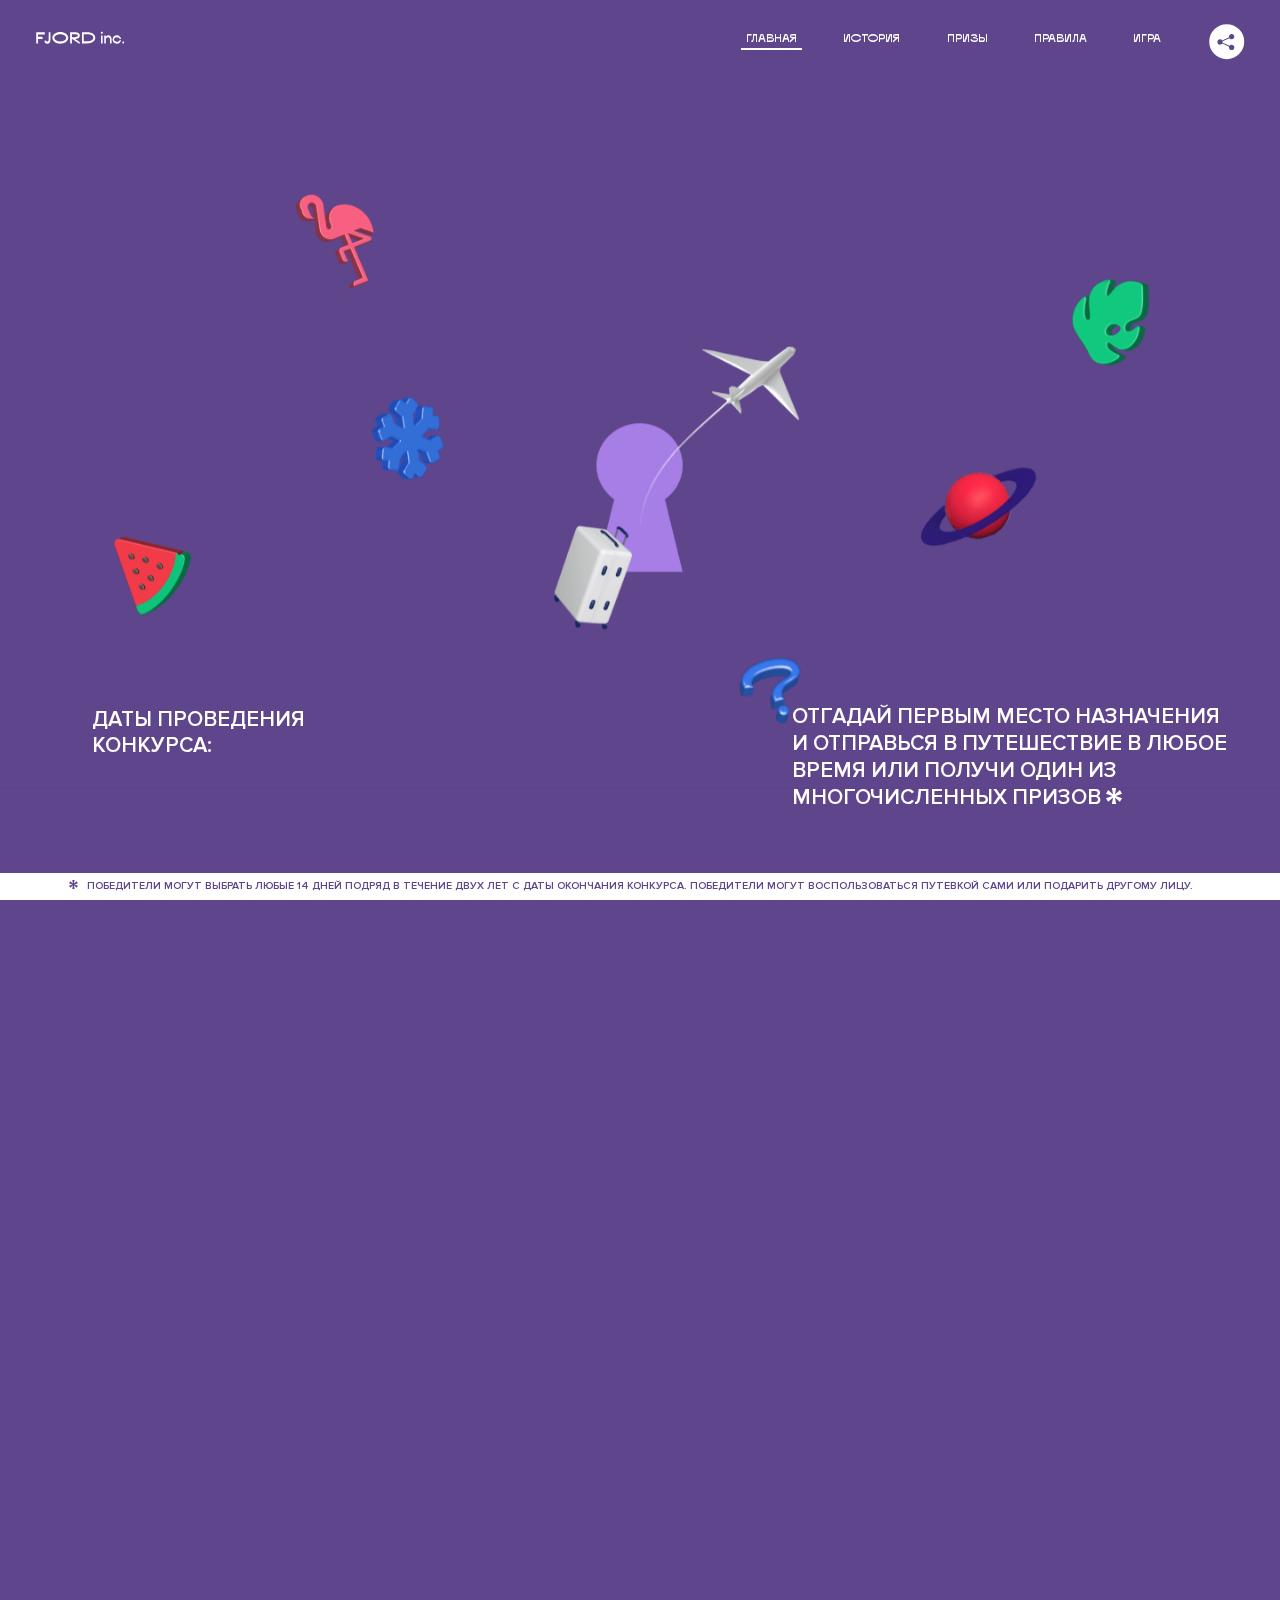
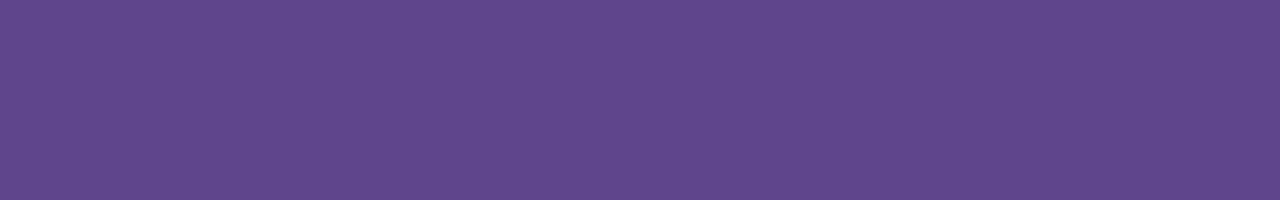
<file: 14/index.html>
<!DOCTYPE html>
<html lang="ru">
<head>
  <meta charset="UTF-8">
  <meta name="description" content="">
  <meta name="viewport" content="width=device-width, initial-scale=1.0">
  <meta http-equiv="X-UA-Compatible" content="ie=edge">
  <title>Mysterious Vacation</title>
<link href="css/style.min.css" rel="stylesheet">  <base href="https://htmlacademy-animation.github.io/1309637-magic-vacation-1/14/">
</head>
<body data-theme="purple">

  <header class="page-header js-header">
    <div class="page-header__wrapper">
      <a href="#" class="page-header__logo" aria-label="Перейти на страницу FJORD.Inc">
        <svg width="100" height="15" viewBox="0 0 100 15" fill="none" xmlns="http://www.w3.org/2000/svg">
          <path d="M0.26 1.4V14H2.276V8.906H7.334V6.44H2.276V3.848H9.872V1.4H0.26ZM12.733 14.36C15.127 14.36 16.243 12.65 16.243 9.5V1.4H14.263V8.96C14.263 11.21 13.723 11.876 12.733 11.876C11.833 11.876 11.473 11.3 11.347 10.58L9.36702 10.94C9.63702 13.046 10.663 14.36 12.733 14.36ZM18.3918 7.7C18.3918 11.372 22.3878 14.36 27.3198 14.36C32.2518 14.36 36.2478 11.372 36.2478 7.7C36.2478 4.028 32.2518 1.04 27.3198 1.04C22.3878 1.04 18.3918 4.028 18.3918 7.7ZM20.6058 7.7C20.6058 5.378 23.6118 3.524 27.3198 3.524C30.9918 3.524 33.9798 5.378 33.9798 7.7C33.9798 10.004 30.9918 11.858 27.3198 11.858C23.6118 11.858 20.6058 10.004 20.6058 7.7ZM40.403 14V8.906H40.799L49.079 14.702V12.38L44.039 8.906H44.201C47.999 8.906 49.277 7.304 49.277 5.162C49.277 3.092 47.999 1.4 44.201 1.4H38.387V14H40.403ZM43.535 3.722C45.785 3.722 47.045 4.136 47.045 5.432C47.045 6.764 45.785 7.034 43.535 7.034H40.403V3.722H43.535ZM51.6936 1.382V14H57.8676C62.7456 14 66.7236 11.534 66.7236 7.7C66.7236 3.848 62.7456 1.382 57.8676 1.382H51.6936ZM53.7096 11.624V3.722H57.5436C61.5396 3.722 64.4916 5.018 64.4916 7.7C64.4916 10.238 61.5396 11.624 57.5436 11.624H53.7096ZM73.1832 14.018H74.9832V5H73.1832V14.018ZM72.9132 1.976C72.9132 2.57 73.3992 3.092 74.0832 3.092C74.7492 3.092 75.2352 2.57 75.2352 1.976C75.2352 1.382 74.7672 0.805999 74.0832 0.805999C73.3812 0.805999 72.9132 1.382 72.9132 1.976ZM76.7867 14H78.5687V9.104C78.7487 8.006 79.5947 6.962 81.0887 6.962C82.1147 6.962 83.2667 7.448 83.2667 9.554V14H85.0487V9.014C85.0487 6.152 83.2307 4.73 81.3587 4.73C79.9187 4.73 79.0727 5.558 78.5687 6.854V5H76.7867V14ZM90.9898 14.27C93.5098 14.27 95.3818 12.506 95.7238 10.328H94.0498C93.7258 11.3 92.6998 12.02 90.9898 12.02C88.8478 12.02 87.7678 10.922 87.7678 9.59C87.7678 8.24 88.8478 6.962 90.9898 6.962C92.7538 6.962 93.7978 7.844 94.0858 8.924H95.7418C95.4358 6.71 93.6178 4.73 90.9898 4.73C88.0918 4.73 86.1298 7.124 86.1298 9.59C86.1298 12.074 88.1278 14.27 90.9898 14.27ZM97.0693 12.938C97.0693 13.658 97.5553 14.144 98.2753 14.144C98.9953 14.144 99.4813 13.658 99.4813 12.938C99.4813 12.2 98.9953 11.714 98.2753 11.714C97.5553 11.714 97.0693 12.2 97.0693 12.938Z" fill="currentColor"></path>
        </svg>
      </a>
      <button class="page-header__toggler js-menu-toggler" type="button" aria-label="Управление мобильным меню"><span>Меню</span></button>
      <nav class="page-header__nav">
        <div class="page-header__menu js-menu" id="menu">
          <ul>
            <li>
              <a class="js-menu-link active" href="#top" data-href="top">главная</a>
            </li>
            <li>
              <a class="js-menu-link" href="#story" data-href="story">история</a>
            </li>
            <li>
              <a class="js-menu-link" href="#prizes" data-href="prizes">призы</a>
            </li>
            <li>
              <a class="js-menu-link" href="#rules" data-href="rules">правила</a>
            </li>
            <li>
              <a class="js-menu-link" href="#game" data-href="game">игра</a>
            </li>
          </ul>
        </div>
        <div class="page-header__social">
          <div class="social-block js-social-block">
            <button class="social-block__toggler" aria-label="Управлять блоком с социальными кнопками">
              <svg width="26" height="22" viewBox="0 0 27 22" fill="none" xmlns="http://www.w3.org/2000/svg">
                <path d="M19.6721 7.43664C21.6273 7.43664 23.213 5.85095 23.213 3.89566C23.213 1.94037 21.6273 0.354675 19.6721 0.354675C17.7168 0.354675 16.1311 1.94037 16.1311 3.89566C16.1311 4.19968 16.1728 4.49178 16.2458 4.77345L7.21751 8.95527C6.57519 8.05214 5.52303 7.46049 4.33078 7.46049C2.37549 7.46049 0.789795 9.04618 0.789795 11.0015C0.789795 12.9568 2.37549 14.5425 4.33078 14.5425C5.52303 14.5425 6.57668 13.9508 7.21751 13.0477L16.2458 17.2295C16.1743 17.5112 16.1311 17.8033 16.1311 18.1073C16.1311 20.0626 17.7168 21.6483 19.6721 21.6483C21.6273 21.6483 23.213 20.0626 23.213 18.1073C23.213 16.152 21.6273 14.5663 19.6721 14.5663C18.4798 14.5663 17.4262 15.158 16.7853 16.0611L7.75701 11.8793C7.82854 11.5976 7.87176 11.3055 7.87176 11.0015C7.87176 10.6974 7.83003 10.4053 7.75701 10.1237L16.7853 5.94186C17.4262 6.84499 18.4783 7.43664 19.6721 7.43664Z" fill="currentColor"></path>
              </svg>
            </button>
            <ul class="social-block__list">
              <li>
                <a class="social-block__link social-block__link--fb" href="#" aria-label="Мы на Facebook">
                  <svg width="8" height="17" viewBox="0 0 8 17" fill="none" xmlns="http://www.w3.org/2000/svg">
                    <path d="M4.24646 16.9899H1.09275L1.05793 8.49828H0V5.30707H1.05793V3.81124C1.05793 1.42084 2.57654 0 5.21735 0H7.41758V3.18585H5.30841C4.28262 3.18585 4.2478 3.48582 4.2478 4.24914V5.30707H7.42964L7.16716 8.49828H4.2478V16.9899H4.24646Z" fill="currentColor"></path>
                  </svg>
                </a>
              </li>
              <li>
                <a class="social-block__link social-block__link--insta" href="#" aria-label="Мы в Instagram">
                  <svg width="15" height="15" viewBox="0 0 15 15" fill="none" xmlns="http://www.w3.org/2000/svg">
                    <path d="M11.0197 0H4.19806C2.14246 0 0.471191 1.66993 0.471191 3.72285V10.5499C0.471191 12.6082 2.14112 14.2727 4.19806 14.2727H11.0197C13.0753 14.2727 14.7466 12.6082 14.7466 10.5499V3.72285C14.7466 1.67127 13.0753 0 11.0197 0ZM11.0197 12.4849H4.19806C3.13076 12.4849 2.26432 11.6158 2.26432 10.5512V3.72419C2.26432 2.65956 3.13076 1.79715 4.19806 1.79715H11.0197C12.087 1.79715 12.9535 2.6609 12.9535 3.72419V10.5512C12.9535 11.6145 12.087 12.4849 11.0197 12.4849Z" fill="currentColor"></path>
                    <path d="M7.60887 3.11084C5.38989 3.11084 3.58203 4.9187 3.58203 7.14036C3.58203 9.35532 5.38989 11.1645 7.60887 11.1645C9.83053 11.1645 11.6357 9.35666 11.6357 7.14036C11.6357 4.9187 9.83053 3.11084 7.60887 3.11084ZM7.60887 9.36871C6.37551 9.36871 5.37784 8.37372 5.37784 7.14036C5.37784 5.90699 6.37551 4.90665 7.60887 4.90665C8.83822 4.90665 9.84259 5.90833 9.84259 7.14036C9.84392 8.37238 8.83822 9.36871 7.60887 9.36871Z" fill="currentColor"></path>
                    <path d="M11.3573 2.35962C10.8256 2.35962 10.3931 2.79752 10.3931 3.32381C10.3931 3.85546 10.8256 4.29336 11.3573 4.29336C11.8862 4.29336 12.3215 3.85546 12.3215 3.32381C12.3215 2.79752 11.8862 2.35962 11.3573 2.35962Z" fill="currentColor"></path>
                  </svg>
                </a>
              </li>
              <li>
                <a class="social-block__link social-block__link--vk" href="#" aria-label="Мы ВКонтакте">
                  <svg width="17" height="10" viewBox="0 0 17 10" fill="none" xmlns="http://www.w3.org/2000/svg">
                    <path d="M14.1234 4.9002C14.1234 4.9002 16.3623 1.72708 16.5866 0.680242C16.6595 0.312285 16.4947 0.103188 16.1069 0.103188C16.1069 0.103188 14.8193 0.103188 14.168 0.103188C13.7235 0.103188 13.5587 0.293278 13.4235 0.579768C13.4235 0.579768 12.3724 2.82553 11.0969 4.24712C10.6861 4.70333 10.4781 4.84318 10.2511 4.84318C10.0646 4.84318 9.98625 4.6911 9.98625 4.27834V0.649016C9.98625 0.147997 9.92545 0.00135496 9.5066 0.00135496H6.39628C6.15578 0.00135496 6.0085 0.134417 6.0085 0.324506C6.0085 0.801084 6.73406 0.908351 6.73406 2.20231V4.87305C6.73406 5.40529 6.70569 5.61575 6.45303 5.61575C5.78016 5.61575 4.19528 3.30618 3.30623 0.678887C3.12923 0.145282 2.93737 0 2.43475 0H0.486409C0.205373 0 0 0.190085 0 0.476576C0 0.991172 0.60666 3.40801 2.99277 6.64358C4.59927 8.8201 6.70569 10 8.60269 10C9.76196 10 10.0416 9.80312 10.0416 9.31432V7.63883C10.0416 7.22607 10.2065 7.04956 10.4429 7.04956C10.7078 7.04956 11.1847 7.13238 12.2805 8.22268C13.5843 9.47862 13.6762 10 14.3896 10H16.5676C16.7919 10 17 9.89273 17 9.52342C17 9.02919 16.3623 8.15343 15.384 7.10659C14.9801 6.56755 14.3302 5.98914 14.1248 5.72301C13.8275 5.40801 13.9154 5.23014 14.1234 4.9002Z" fill="currentColor"></path>
                  </svg>
                </a>
              </li>
            </ul>
          </div>
        </div>
      </nav>
    </div>
  </header>

  <main class="page-content">

    <section class="animation-screen"></section>

    <section class="screen screen--hidden screen--intro" id="top">
      <div class="screen__wrapper">
        <div class="intro">
          <h1 class="intro__title">Таинственный отпуск</h1>
          <div class="intro__content">
            <div class="intro__info">
              <p class="intro__label">Даты проведения конкурса:</p>
              <p class="intro__date">01 — 31.05 / 2020</p>
            </div>
            <div class="intro__message">
              <p>
                Отгадай первым место назначения и&nbsp;отправься в&nbsp;путешествие в&nbsp;любое время или получи один из многочисленных призов
                <svg width="16" height="16" viewBox="0 0 10 10" fill="none" xmlns="http://www.w3.org/2000/svg">
                  <path d="M0 6.35337L3.90271 4.99012L0 3.64663L1.34615 1.32374L4.44287 4.01073L3.67364 0H6.34615L5.57692 4.01073L8.65385 1.32374L10 3.64663L6.13405 4.99012L10 6.35337L8.65385 8.65651L5.57692 5.98927L6.34615 10H3.67364L4.44287 5.96952L1.34615 8.65651L0 6.35337Z" fill="currentColor"></path>
                </svg>
              </p>
            </div>
          </div>
        </div>
      </div>
      <div class="screen__footer js-footer">
        <button class="screen__footer-enlarge js-footer-toggler" type="button" aria-label="Показать сообщение">
          <svg width="10" height="10" viewBox="0 0 10 10" fill="none" xmlns="http://www.w3.org/2000/svg">
            <path d="M0 6.35337L3.90271 4.99012L0 3.64663L1.34615 1.32374L4.44287 4.01073L3.67364 0H6.34615L5.57692 4.01073L8.65385 1.32374L10 3.64663L6.13405 4.99012L10 6.35337L8.65385 8.65651L5.57692 5.98927L6.34615 10H3.67364L4.44287 5.96952L1.34615 8.65651L0 6.35337Z" fill="currentColor"></path>
          </svg>
        </button>
        <button class="screen__footer-collapse js-footer-toggler" type="button" aria-label="Скрыть сообщение">
          <svg width="13" height="13" viewBox="0 0 13 13" fill="none" xmlns="http://www.w3.org/2000/svg">
            <line x1="12.3536" y1="0.353553" x2="0.738349" y2="11.9688" stroke="currentColor"></line>
            <line x1="0.738319" y1="0.539925" x2="12.3535" y2="12.1551" stroke="currentColor"></line>
          </svg>
        </button>
        <div class="screen__footer-wrapper">
          <div class="screen__footer-announce">
            <p class="screen__footer-label">Даты проведения конкурса:</p>
            <p class="screen__footer-date">01 — 31.05 / 2020</p>
          </div>
          <div class="screen__footer-note">
            <p>
              <svg width="10" height="10" viewBox="0 0 10 10" fill="none" xmlns="http://www.w3.org/2000/svg">
                <path d="M0 6.35337L3.90271 4.99012L0 3.64663L1.34615 1.32374L4.44287 4.01073L3.67364 0H6.34615L5.57692 4.01073L8.65385 1.32374L10 3.64663L6.13405 4.99012L10 6.35337L8.65385 8.65651L5.57692 5.98927L6.34615 10H3.67364L4.44287 5.96952L1.34615 8.65651L0 6.35337Z" fill="currentColor"></path>
              </svg>
              <span>Победители могут выбрать любые 14 дней подряд в&nbsp;течение двух лет с&nbsp;даты окончания конкурса. Победители могут воспользоваться путевкой сами или подарить другому лицу.</span>
            </p>
          </div>
        </div>
      </div>
    </section>

    <section class="screen screen--hidden screen--story" id="story">

      <div class="slider swiper-container js-slider">

        <div class="swiper-wrapper">

          <div class="slider__item swiper-slide">
            <h2 class="slider__item-title">История</h2>
            <p class="slider__item-text">Джеймс Таргет был основателем компании &laquo;Fjord Inc.&raquo;. С&nbsp;1965 года &laquo;Fjord Inc.&raquo; прославилась надёжными и&nbsp;удобными чемоданами и&nbsp;аксессуарами для туристов.</p>
          </div>

          <div class="slider__item swiper-slide">
            <p class="slider__item-text">Когда Джеймсу было 7&nbsp;лет, в&nbsp;их&nbsp;доме гостил дядюшка и&nbsp;развлекал детей рассказами о&nbsp;своей поездке в&nbsp;место, показавшееся малышу Таргету невероятным. Тогда Джеймс решил, что однажды посетит его, но&nbsp;не&nbsp;будет рассказывать о&nbsp;мечте, пока не&nbsp;осуществит.</p>
          </div>

          <div class="slider__item swiper-slide">
            <p class="slider__item-text">Джеймс Таргет стал увлеченным путешественником. Он&nbsp;посетил 5&nbsp;континентов, 126&nbsp;стран.</p>
          </div>

          <div class="slider__item swiper-slide">
            <p class="slider__item-text">Он&nbsp;сплавлялся по&nbsp;Амазонке и&nbsp;погружался в&nbsp;пещеры Франции, медитировал в&nbsp;горах Тибета и&nbsp;пожимал руку вождя племени Акугауа.</p>
          </div>

          <div class="slider__item swiper-slide">
            <p class="slider__item-text">Из&nbsp;своих поездок Джеймс Таргет привозил идеи, как сделать свои чемоданы &laquo;Fjord Inc.&raquo; удобными и&nbsp;приспособленными к&nbsp;разным дорожным условиям.</p>
          </div>

          <div class="slider__item swiper-slide">
            <p class="slider__item-text">Всё это время Джеймс не&nbsp;оставлял идею поездки своей мечты. Однако, как только он&nbsp;брался за&nbsp;планирование, возникали препятствия, не&nbsp;позволяющие отправиться туда.</p>
          </div>

          <div class="slider__item swiper-slide">
            <p class="slider__item-text">В&nbsp;возрасте 67&nbsp;лет Джеймс Таргет попал под лавину и&nbsp;погиб. В&nbsp;своём завещании он&nbsp;поручил отправить в&nbsp;заветное путешествие трёх смельчаков, единых с&nbsp;ним духом.</p>
          </div>

          <div class="slider__item swiper-slide">
            <p class="slider__item-text">Тех, кто сможет узнать таинственное место, задавая вопросы специально обученному ИИ&nbsp;&laquo;Соне&raquo;, ждет фантастическое путешествие.</p>
          </div>
        </div>
        <div class="slider__controls">
          <button class="slider__control slider__control--prev js-control-prev" type="button" aria-label="Показать предыдущую историю">
            <svg width="12" height="22" viewBox="0 0 12 22" fill="none" xmlns="http://www.w3.org/2000/svg">
              <path d="M11 1L1 11L11 21" stroke="currentColor" stroke-width="2" stroke-linejoin="round"></path>
            </svg>
          </button>
          <button class="slider__control slider__control--next js-control-next" type="button" aria-label="Показать следующую историю">
            <svg width="12" height="22" viewBox="0 0 12 22" fill="none" xmlns="http://www.w3.org/2000/svg">
              <path d="M1 1L11 11L1 21" stroke="currentColor" stroke-width="2" stroke-linejoin="round"></path>
            </svg>
          </button>
        </div>
        <div class="slider__pagination swiper-pagination"></div>
      </div>
    </section>

    <section class="screen screen--hidden screen--prizes" id="prizes">
      <div class="screen__wrapper">
        <div class="prizes">
          <h2 class="prizes__title">ПРизы</h2>
          <div class="prizes__lead">
            <p>Найди ответ и&nbsp;получи один из&nbsp;призов:</p>
          </div>
          <ul class="prizes__list">
            <li class="prizes__item prizes__item--journeys">
              <div class="prizes__icon">
                <svg id="prize-icon-1" class="prizes__icon-img" xmlns="http://www.w3.org/2000/svg" xmlns:xlink="http://www.w3.org/1999/xlink" viewBox="0 0 350 330">
                  <defs>
                    <clipPath id="window">
                      <path d="M275,225.43H257.87a17.6,17.6,0,0,1-17.52-17.58V170a17.6,17.6,0,0,1,17.52-17.58H275A17.6,17.6,0,0,1,292.51,170v37.83A17.61,17.61,0,0,1,275,225.43Z"></path>
                    </clipPath>
                  </defs>
                  <g clip-path="url(#window)">
                    <g transform="translate(220 160)">
                      <line x1="28.18" y1="38.34" x2="91.09" y2="38.34" fill="none" stroke="#fff" opacity="0" stroke-linecap="round" stroke-miterlimit="10" stroke-width="2">
                        <animateTransform attributeName="transform" type="translate" from="100" to="-150" dur="2s" begin="2.7s" repeatCount="indefinite"></animateTransform>
                        <animate attributeName="opacity" values="0; 1; 1; 0" keyTimes="0; 0.1; 0.9; 1" begin="2.8s" dur="2s" repeatCount="indefinite"></animate>
                      </line>
                      <path d="M41.77,97.54H77.06a12.4,12.4,0,1,1,24.8,0h17.93" transform="translate(-40.77 -69.46)" fill="none" opacity="0" stroke="#fff" stroke-linecap="round" stroke-miterlimit="10" stroke-width="2">
                        <animateTransform attributeName="transform" type="translate" from="100, -69.46" to="-200, -69.46" dur="2s" begin="2.7s" repeatCount="indefinite"></animateTransform>
                        <animate attributeName="opacity" values="0; 1; 1; 0" keyTimes="0; 0.1; 0.9; 1" begin="2.8s" dur="2s" repeatCount="indefinite"></animate>
                      </path>
                      <line x1="218.19" y1="23.72" x2="257.97" y2="23.72" fill="none" opacity="0" stroke="#fff" stroke-linecap="round" stroke-miterlimit="10" stroke-width="2">
                        <animateTransform attributeName="transform" type="translate" to="-200" dur="2s" begin="2.7s" repeatCount="indefinite"></animateTransform>
                        <animate attributeName="opacity" values="0; 1; 1; 0" keyTimes="0; 0.1; 0.9; 1" begin="2.8s" dur="2s" repeatCount="indefinite"></animate>
                      </line>
                      <path d="M278.75,82.91H251.39a12.4,12.4,0,1,0-24.8,0H208.65" transform="translate(-40.77 -69.46)" fill="none" opacity="0" stroke="#fff" stroke-linecap="round" stroke-miterlimit="10" stroke-width="2">
                        <animateTransform attributeName="transform" type="translate" to="-200, -69.46" dur="2s" begin="2.7s" repeatCount="indefinite"></animateTransform>
                        <animate attributeName="opacity" values="0; 1; 1; 0" keyTimes="0; 0.1; 0.9; 1" begin="2.8s" dur="2s" repeatCount="indefinite"></animate>
                      </path>
                      <line x1="246.24" y1="13.45" x2="268.43" y2="13.45" fill="none" opacity="0" stroke="#fff" stroke-linecap="round" stroke-miterlimit="10" stroke-width="2">
                        <animateTransform attributeName="transform" type="translate" to="-150" dur="2s" begin="2.7s" repeatCount="indefinite"></animateTransform>
                        <animate attributeName="opacity" values="0; 1; 1; 0" keyTimes="0; 0.1; 0.9; 1" begin="2.8s" dur="2s" repeatCount="indefinite"></animate>
                      </line>
                    </g>
                  </g>
                  <g>
                    <g>
                      <g id="columns" class="prizes__columns">
                        <path d="M91.14 327.79C89.9394 327.684 89.0477 326.632 89.14 325.43L102.8 132.26C103.9 116.77 98 110.34 94.05 107.79C93.5925 107.481 93.3691 106.925 93.4858 106.386C93.6025 105.846 94.0358 105.432 94.58 105.34C103 104 122.18 104 120 134.19L106.43 326.67C106.324 327.866 105.278 328.757 104.08 328.67L91.14 327.79Z" fill="#ffffff" fill-rule="evenodd" opacity="1" stroke="none"></path>
                        <path d="M124.5 328.17C123.285 328.154 122.313 327.155 122.33 325.94L124.57 132.31C124.76 116.78 118.5 110.7 114.41 108.4C113.94 108.116 113.689 107.576 113.774 107.034C113.86 106.492 114.266 106.055 114.8 105.93C123.16 104.03 142.29 102.93 141.95 133.21L139.7 326.14C139.689 327.355 138.695 328.331 137.48 328.32L124.5 328.17Z" fill="#ffffff" fill-rule="evenodd" opacity="1" stroke="none"></path>
                      </g>
                      <g id="chair" class="prizes__chair">
                        <path d="M257.5 259.82L196.76 259.82L196.76 245.63L251.85 245.63C257.325 245.641 261.756 250.085 261.75 255.56C261.744 257.905 259.845 259.805 257.5 259.81" fill="#a67ee5" fill-rule="evenodd" opacity="1" stroke="none"></path>
                        <path d="M257.5 259.82L196.76 259.82L196.76 245.63L251.85 245.63C257.325 245.641 261.756 250.085 261.75 255.56C261.75 257.909 259.849 259.814 257.5 259.82Z" fill="none" fill-rule="evenodd" opacity="1" stroke="#ffffff" stroke-linecap="butt" stroke-linejoin="miter" stroke-width="2"></path>
                        <path d="M185.47 328.31L171.5 328.31L165.19 286.72L179.16 286.72L185.47 328.31Z" fill="#a67ee5" fill-rule="evenodd" opacity="1" stroke="none"></path>
                        <path d="M185.47 328.31L171.5 328.31L165.19 286.72L179.16 286.72L185.47 328.31Z" fill="none" fill-rule="evenodd" opacity="1" stroke="#ffffff" stroke-linecap="butt" stroke-linejoin="miter" stroke-width="2"></path>
                        <path d="M235.03 328.31L221.06 328.31L214.76 286.72L228.72 286.72L235.03 328.31Z" fill="#a67ee5" fill-rule="evenodd" opacity="1" stroke="none"></path>
                        <path d="M235.03 328.31L221.06 328.31L214.76 286.72L228.72 286.72L235.03 328.31Z" fill="none" fill-rule="evenodd" opacity="1" stroke="#ffffff" stroke-linecap="butt" stroke-linejoin="miter" stroke-width="2"></path>
                        <path d="M281.33 272.45L225.44 272.45C222.669 272.45 220.316 270.421 219.91 267.68L209.05 195.44C214.97 190.538 217.052 182.377 214.204 175.238C211.356 168.099 204.229 163.612 196.56 164.13L141.48 164.13L141.16 267L156.93 290.35L204.12 298.74C205.472 299.235 206.9 299.489 208.34 299.49L281.34 299.49C288.812 299.49 294.87 293.432 294.87 285.96C294.87 278.488 288.812 272.43 281.34 272.43" fill="#a67ee5" fill-rule="evenodd" opacity="1" stroke="none"></path>
                        <path d="M281.33 272.45L225.44 272.45C222.669 272.45 220.316 270.421 219.91 267.68L209.05 195.44C214.97 190.538 217.052 182.377 214.204 175.238C211.356 168.099 204.229 163.612 196.56 164.13L141.48 164.13L141.16 267L156.93 290.35L204.12 298.74C205.472 299.235 206.9 299.489 208.34 299.49L281.34 299.49C288.605 299.208 294.347 293.235 294.345 285.965C294.342 278.695 288.595 272.727 281.33 272.45Z" fill="none" fill-rule="evenodd" opacity="1" stroke="#ffffff" stroke-linecap="butt" stroke-linejoin="miter" stroke-width="2"></path>
                        <path d="M162.42 267.69L151.56 195.45C157.899 190.205 159.791 181.286 156.127 173.919C152.464 166.553 144.21 162.679 136.203 164.569C128.196 166.458 122.544 173.613 122.56 181.84C122.562 183.619 122.829 185.389 123.35 187.09L138.65 289C139.551 295.051 144.742 299.532 150.86 299.54L223.86 299.54C231.186 299.341 237.022 293.344 237.022 286.015C237.022 278.686 231.186 272.689 223.86 272.49L167.95 272.49C165.181 272.477 162.834 270.448 162.42 267.71" fill="#a67ee5" fill-rule="evenodd" opacity="1" stroke="none"></path>
                        <path d="M162.42 267.69L151.56 195.45C157.899 190.205 159.791 181.286 156.127 173.919C152.464 166.553 144.21 162.679 136.203 164.569C128.196 166.458 122.544 173.613 122.56 181.84C122.562 183.619 122.829 185.389 123.35 187.09L138.65 289C139.551 295.051 144.742 299.532 150.86 299.54L223.86 299.54C231.186 299.341 237.022 293.344 237.022 286.015C237.022 278.686 231.186 272.689 223.86 272.49L167.95 272.49C165.174 272.475 162.825 270.436 162.42 267.69Z" fill="none" fill-rule="evenodd" opacity="1" stroke="#ffffff" stroke-linecap="butt" stroke-linejoin="miter" stroke-width="2"></path>
                        <path d="M206.26 259.82L134.26 259.82L132.13 245.63L200.6 245.63C206.075 245.641 210.506 250.085 210.5 255.56C210.495 257.905 208.595 259.805 206.25 259.81" fill="#a67ee5" fill-rule="evenodd" opacity="1" stroke="none"></path>
                        <path d="M206.26 259.82L134.26 259.82L132.13 245.63L200.6 245.63C206.075 245.641 210.506 250.085 210.5 255.56C210.5 257.905 208.605 259.809 206.26 259.82Z" fill="none" fill-rule="evenodd" opacity="1" stroke="#ffffff" stroke-linecap="butt" stroke-linejoin="miter" stroke-width="2"></path>
                        <path d="M151.57 195.44L209.05 195.44" fill="none" fill-rule="evenodd" opacity="1" stroke="#ffffff" stroke-linecap="round" stroke-linejoin="miter" stroke-width="2"></path>
                      </g>
                      <g id="fern" class="prizes__fern">
                        <g class="prizes__fern-wrapper">
                          <path d="M79.18 194C85.4261 202.316 90.6596 211.346 94.77 220.9C87.606 213.464 80.9004 205.599 74.69 197.35C68.4883 189.072 62.7881 180.43 57.62 171.47C65.6734 178.1 72.9108 185.663 79.18 194" fill="#36e69a" fill-rule="evenodd" opacity="1" stroke="none"></path>
                          <path d="M80.94 214.39C89.3383 220.276 96.9939 227.156 103.74 234.88C94.8077 230.187 86.1775 224.94 77.9 219.17C69.7048 213.439 61.8824 207.194 54.48 200.47C63.8466 203.987 72.7358 208.663 80.94 214.39" fill="#36e69a" fill-rule="evenodd" opacity="1" stroke="none"></path>
                          <path d="M93.66 205.48C96.4274 215.47 99.7935 225.284 103.74 234.87C103.5 224.55 101.988 214.3 99.24 204.35C96.3865 194.098 92.3388 184.217 87.18 174.91C88.7226 185.22 90.8832 195.429 93.65 205.48" fill="#36e69a" fill-rule="evenodd" opacity="1" stroke="none"></path>
                          <path d="M107.32 213.52C107.377 223.776 108.065 234.019 109.38 244.19C111.898 234.372 113.161 224.275 113.14 214.14C113.075 203.564 111.732 193.034 109.14 182.78C107.854 192.976 107.229 203.244 107.27 213.52" fill="#25b774" fill-rule="evenodd" opacity="1" stroke="none"></path>
                          <path d="M83.08 229.56C92.4142 233.336 101.245 238.253 109.37 244.2C99.7922 241.753 90.3853 238.679 81.21 235C72.1574 231.339 63.3493 227.1 54.84 222.31C64.5308 223.516 74.0258 225.966 83.09 229.6" fill="#25b774" fill-rule="evenodd" opacity="1" stroke="none"></path>
                          <path d="M88.06 243.83C97.6806 246.377 106.941 250.13 115.62 255C105.908 253.803 96.2919 251.932 86.84 249.4C77.5057 246.893 68.346 243.777 59.42 240.07C69.0896 240.093 78.7169 241.347 88.07 243.8" fill="#25b774" fill-rule="evenodd" opacity="1" stroke="none"></path>
                          <path d="M118.71 224.79C117.033 234.797 115.997 244.901 115.61 255.04C119.756 245.942 122.72 236.351 124.43 226.5C126.18 216.201 126.657 205.726 125.85 195.31C122.772 204.955 120.383 214.807 118.7 224.79" fill="#25b774" fill-rule="evenodd" opacity="1" stroke="none"></path>
                          <path d="M98.86 262C108.367 264.957 117.462 269.103 125.93 274.34C116.275 272.737 106.742 270.468 97.4 267.55C88.1811 264.661 79.1617 261.17 70.4 257.1C80.056 257.521 89.6193 259.167 98.86 262" fill="#068e4d" fill-rule="evenodd" opacity="1" stroke="none"></path>
                          <path d="M130.27 244.29C128.179 254.22 126.73 264.274 125.93 274.39C130.454 265.47 133.815 256.006 135.93 246.23C138.105 236.014 139.015 225.569 138.64 215.13C135.168 224.64 132.375 234.385 130.28 244.29" fill="#068e4d" fill-rule="evenodd" opacity="1" stroke="none"></path>
                          <path d="M108.9 280.69C118.279 284.044 127.196 288.57 135.44 294.16C125.858 292.144 116.426 289.471 107.21 286.16C98.1172 282.886 89.2483 279.021 80.66 274.59C90.2934 275.409 99.7831 277.452 108.9 280.67" fill="#068e4d" fill-rule="evenodd" opacity="1" stroke="none"></path>
                          <path d="M141 264.26C138.499 274.096 136.635 284.084 135.42 294.16C140.302 285.429 144.049 276.11 146.57 266.43C149.173 256.3 150.516 245.889 150.57 235.43C146.702 244.801 143.504 254.436 141 264.26" fill="#068e4d" fill-rule="evenodd" opacity="1" stroke="none"></path>
                          <path d="M92.62 217.67C115.835 252.089 134.92 289.12 149.48 328" fill="none" fill-rule="evenodd" opacity="1" stroke="#36e69a" stroke-linecap="round" stroke-linejoin="round" stroke-width="2"></path>
                        </g>
                      </g>
                      <animateTransform xlink:href="#chair" attributeName="transform" type="translate" from="-100" to="0" begin="2.8s" dur="0.4s" keyTimes="0; 1" calcMode="spline" keySplines="0.43 0.78 0.49 0.99" fill="freeze"></animateTransform>
                      <animateTransform xlink:href="#columns" attributeName="transform" type="translate" from="-100" to="0" begin="3s" dur="0.2s" keyTimes="0; 1" calcMode="spline" keySplines="0.43 0.78 0.49 0.99" fill="freeze"></animateTransform>
                      <animateTransform xlink:href="#fern" attributeName="transform" type="translate" from="-100" to="0" begin="2.9s" dur="0.3s" keyTimes="0; 1" calcMode="spline" keySplines="0.43 0.78 0.49 0.99" fill="freeze" additive="sum"></animateTransform>
                    </g>
                    <path d="M204.25,231.88h-2.05a3.45,3.45,0,0,0-3.43,3.45v2.92a3.45,3.45,0,0,0,3.43,3.45h2.05a3.45,3.45,0,0,0,3.43-3.45v-2.92A3.44,3.44,0,0,0,204.25,231.88Z" fill="none" stroke="#fff" stroke-linecap="round" stroke-linejoin="round" stroke-width="2">
                      <animate attributeName="d" values="
                        M204.354 230.8L202.13 230.796C200.232 230.807 198.774 232.126 198.774 234.023L198.729 237.114C198.729 239.012 199.781 240.213 201.679 240.224L204.541 240.201C206.438 240.19 207.517 238.779 207.517 236.881L207.479 233.753C207.485 231.853 206.254 230.805 204.354 230.8Z;
                        M204.487 231.135L201.815 231.105C199.918 231.116 198.543 232.496 198.543 234.394L198.597 237.567C198.597 239.465 199.687 240.817 201.585 240.828L204.63 240.863C206.527 240.852 207.526 239.393 207.526 237.495L207.525 234.346C207.531 232.446 206.387 231.141 204.487 231.135Z;
                          M204.25 231.88L202.2 231.88C200.302 231.891 198.77 233.432 198.77 235.33L198.77 238.25C198.77 240.148 200.302 241.689 202.2 241.7L204.25 241.7C206.148 241.689 207.68 240.148 207.68 238.25L207.68 235.33C207.686 233.43 206.15 231.886 204.25 231.88Z;
                          M204.487 231.135L201.815 231.105C199.918 231.116 198.543 232.496 198.543 234.394L198.597 237.567C198.597 239.465 199.687 240.817 201.585 240.828L204.63 240.863C206.527 240.852 207.526 239.393 207.526 237.495L207.525 234.346C207.531 232.446 206.387 231.141 204.487 231.135Z;
                          M204.354 230.8L202.13 230.796C200.232 230.807 198.774 232.126 198.774 234.023L198.729 237.114C198.729 239.012 199.781 240.213 201.679 240.224L204.541 240.201C206.438 240.19 207.517 238.779 207.517 236.881L207.479 233.753C207.485 231.853 206.254 230.805 204.354 230.8Z;
                        " dur="0.75s" repeatCount="4"></animate>
                      <animate attributeName="d" from="M204.25 231.88L202.2 231.88C200.302 231.891 198.77 233.432 198.77 235.33L198.77 238.25C198.77 240.148 200.302 241.689 202.2 241.7L204.25 241.7C206.148 241.689 207.68 240.148 207.68 238.25L207.68 235.33C207.686 233.43 206.15 231.886 204.25 231.88Z" to="M275 225.43L257.87 225.43C248.189 225.386 240.361 217.531 240.35 207.85L240.35 170C240.361 160.319 248.189 152.464 257.87 152.42L275 152.42C284.677 152.469 292.499 160.323 292.51 170L292.51 207.83C292.505 217.513 284.683 225.375 275 225.43Z" dur="0.3s" begin="3s" keyTimes="0; 1" calcMode="spline" keySplines="0.43 0.78 0.49 0.99" fill="freeze"></animate>
                    </path>
                    <g class="prizes__airship">
                      <g id="engine-1">
                        <path d="M123.23,173.34h9.16a3.29,3.29,0,0,1,3.29,3.3v5.71a3.29,3.29,0,0,1-3.29,3.3H115.57a1.32,1.32,0,0,1-1.32-1.32v-2a9,9,0,0,1,9-9" fill="#068e4d"></path>
                        <path d="M123.23,173.34h9.16a3.29,3.29,0,0,1,3.29,3.3v5.71a3.29,3.29,0,0,1-3.29,3.3H115.57a1.32,1.32,0,0,1-1.32-1.32v-2A9,9,0,0,1,123.23,173.34Z" fill="none" stroke="#fff" stroke-linecap="round" stroke-linejoin="round" stroke-width="2"></path>
                        <animateTransform attributeName="transform" type="translate" values="0, -2.5; 0, -2; 0, 2; 0, 2.5; 0, 2; 0, -2; 0, -2.5" keyTimes="0; 0.16; 0.32; 0.5; 0.66; 0.83; 1" dur="1.5s" repeatCount="indefinite"></animateTransform>
                      </g>
                      <g id="engine-2">
                        <path d="M123.23,207.39h9.16a3.29,3.29,0,0,0,3.29-3.3v-5.71a3.29,3.29,0,0,0-3.29-3.3H115.57a1.32,1.32,0,0,0-1.32,1.32v2a9,9,0,0,0,9,9" fill="#068e4d"></path>
                        <path d="M123.23,207.39h9.16a3.29,3.29,0,0,0,3.29-3.3v-5.71a3.29,3.29,0,0,0-3.29-3.3H115.57a1.32,1.32,0,0,0-1.32,1.32v2A9,9,0,0,0,123.23,207.39Z" fill="none" stroke="#fff" stroke-linecap="round" stroke-linejoin="round" stroke-width="2"></path>
                        <animateTransform attributeName="transform" type="translate" values="0, -2.5; 0, -2; 0, 2; 0, 2.5; 0, 2; 0, -2; 0, -2.5" keyTimes="0; 0.16; 0.32; 0.5; 0.66; 0.83; 1" dur="1.5s" repeatCount="indefinite"></animateTransform>
                      </g>
                      <path d="M175.44,249.28h48.36a13.27,13.27,0,0,0,13-10.65l3.74-18.32H172.36v25.89A3.09,3.09,0,0,0,175.44,249.28Z" fill="none" stroke="#fff" stroke-linecap="round" stroke-linejoin="round" stroke-width="2">
                        <animate attributeName="d" values="
                          M182.626 246.951L213.613 247.304C219.928 247.3 233.875 243.488 235.122 237.296L240.567 220.283L172.387 220.283L176.273 241.868C176.278 243.566 180.928 246.946 182.626 246.951Z;
                          M182.161 248.108L214.548 248.299C220.864 248.294 234.42 244.021 235.667 237.829L240.567 220.283L172.387 220.283L175.246 242.494C175.252 244.193 180.462 248.102 182.161 248.108Z;
                            M175.44 249.28L223.8 249.28C230.116 249.276 235.553 244.821 236.8 238.63L240.54 220.31L172.36 220.31L172.36 246.2C172.365 247.899 173.741 249.275 175.44 249.28Z;
                            M182.161 248.108L214.548 248.299C220.864 248.294 234.42 244.021 235.667 237.829L240.567 220.283L172.387 220.283L175.246 242.494C175.252 244.193 180.462 248.102 182.161 248.108Z;
                            M182.626 246.951L213.613 247.304C219.928 247.3 233.875 243.488 235.122 237.296L240.567 220.283L172.387 220.283L176.273 241.868C176.278 243.566 180.928 246.946 182.626 246.951Z;
                          " dur="0.75s" repeatCount="indefinite"></animate>
                      </path>
                      <path d="M 236.09491,240.62281 L 225.65526,240.62281 C 221.0775,240.60628 218.28997,237.9578 218.29,233.38 V 220.31" fill="none" stroke="#fff" stroke-linecap="round" stroke-miterlimit="10" stroke-width="2">
                        <animate attributeName="d" values="
                          M234.604 238.358L226.273 238.373C221.695 238.357 217.767 234.864 217.767 230.286L218.317 220.283;
                          M234.951 239.135L226.49 239.357C221.913 239.34 218.276 236.019 218.276 231.441L218.317 220.283;
                            M235.79 241.69L226.57 241.69C221.992 241.673 218.29 237.958 218.29 233.38L218.29 220.31;
                            M234.951 239.135L226.49 239.357C221.913 239.34 218.276 236.019 218.276 231.441L218.317 220.283;
                            M234.604 238.358L226.273 238.373C221.695 238.357 217.767 234.864 217.767 230.286L218.317 220.283;
                          " dur="0.75s" repeatCount="indefinite"></animate>
                      </path>
                    </g>
                    <g class="prizes__airship">
                      <path d="M185.64,231.88h-2.05a3.45,3.45,0,0,0-3.43,3.45v2.92a3.45,3.45,0,0,0,3.43,3.45h2.05a3.45,3.45,0,0,0,3.43-3.45v-2.92A3.45,3.45,0,0,0,185.64,231.88Z" fill="none" stroke="#fff" stroke-linecap="round" stroke-linejoin="round" stroke-width="2">
                        <animate attributeName="d" values="
                          M188.27 230.593L184.974 230.652C183.077 230.663 181.671 232.032 181.671 233.93L182.156 237.138C182.156 239.036 183.59 240.245 185.487 240.256L188.218 240.173C190.116 240.162 191.073 239.357 191.073 237.459L190.916 234.065C190.916 232.167 190.168 230.604 188.27 230.593Z;
                          M188.131 230.887L184.98 230.856C183.082 230.867 181.434 232.324 181.434 234.222L181.72 237.456C181.72 239.354 183.296 240.779 185.193 240.79L188.229 240.989C190.126 240.978 191.073 239.357 191.073 237.459L190.899 234.16C190.9 232.262 190.028 230.898 188.131 230.887Z;
                            M185.64 231.88L183.59 231.88C181.692 231.891 180.16 233.432 180.16 235.33L180.16 238.25C180.16 240.148 181.692 241.689 183.59 241.7L185.64 241.7C187.538 241.689 189.07 240.148 189.07 238.25L189.07 235.33C189.07 233.432 187.538 231.891 185.64 231.88Z;
                            M188.131 230.887L184.98 230.856C183.082 230.867 181.434 232.324 181.434 234.222L181.72 237.456C181.72 239.354 183.296 240.779 185.193 240.79L188.229 240.989C190.126 240.978 191.073 239.357 191.073 237.459L190.899 234.16C190.9 232.262 190.028 230.898 188.131 230.887Z;
                            M188.27 230.593L184.974 230.652C183.077 230.663 181.671 232.032 181.671 233.93L182.156 237.138C182.156 239.036 183.59 240.245 185.487 240.256L188.218 240.173C190.116 240.162 191.073 239.357 191.073 237.459L190.916 234.065C190.916 232.167 190.168 230.604 188.27 230.593Z;
                          " dur="0.75s" repeatCount="indefinite"></animate>
                      </path>
                      <path d="M205,227.08c43.38,0,74.86-15.55,74.86-37s-31.48-37-74.86-37c-27.94,0-55.36,13.53-73.46,24.87a14.3,14.3,0,0,0,0,24.21c18.09,11.33,45.52,24.87,73.46,24.87" fill="#068e4d"></path>
                      <path d="M205,227.08c43.38,0,74.86-15.55,74.86-37s-31.48-37-74.86-37c-27.94,0-55.36,13.53-73.46,24.87a14.3,14.3,0,0,0,0,24.21C149.63,213.54,177.06,227.08,205,227.08Z" fill="none" stroke="#fff" stroke-width="2"></path>
                      <path d="m 200,187.09 c -28.23,0 -51.57,-0.74 -67.81,-1 -3.95,1 -6,2.66 -6.08,4.34 -0.16616,-4.62132 2.14832,-8.97956 6.07,-11.43 16.74,-10.5 44.58,-24.68 72.81,-24.68 44.81,0 73.64,16 73.64,35.75 v 0.37 c -0.37,-7.95 -27.6,-2.87 -72.13,-2.87" fill="#36e69a"></path>
                      <path d="M132.18,195.12c16.74,4.27,44.58,10,72.81,10,44.14,0,72.75-6.32,73.6-14.18-0.86,19.34-29.45,34.86-73.6,34.86-28.23,0-56.07-14.19-72.81-24.68a12.88,12.88,0,0,1-6-10.18c0.26,1.61,2.26,3.18,6,4.14" fill="#068e4d"></path>
                      <path id="ball-center" d="M132.18,186.12c16.74-4.27,44.58-10,72.81-10,44.53,0,73.26,6.43,73.61,14.38,0,0.17,0,.34,0,0.51-0.85,7.86-29.45,14.17-73.6,14.17-28.23,0-56.07-5.76-72.81-10-3.79-1-5.79-2.53-6-4.13l0-.51c0.13-1.69,2.15-3.36,6.1-4.37" fill="#25b774">
                        <animate attributeName="d" values="
                            m 132.18,186.12 c 16.74,-4.27 44.4713,-6.30435 72.7013,-6.30435 44.53,0 73.3687,2.73435 73.7187,10.68435 v 0.51 c -0.85,7.86 -29.23261,17.75696 -73.38261,17.75696 -28.23,0 -56.28739,-9.34696 -73.02739,-13.58696 -3.79,-1 -5.79,-2.53 -6,-4.13 v -0.51 c 0.13,-1.69 2.15,-3.36 6.1,-4.37;
                            m 132.18,186.12 c 16.74,-4.27 44.4713,-7.06522 72.7013,-7.06522 44.53,0 73.3687,3.49522 73.7187,11.44522 v 0.51 c -0.85,7.86 -29.23261,17.10478 -73.38261,17.10478 -28.23,0 -56.28739,-8.69478 -73.02739,-12.93478 -3.79,-1 -5.79,-2.53 -6,-4.13 v -0.51 c 0.13,-1.69 2.15,-3.36 6.1,-4.37;
                            m 132.18,186.12 c 16.74,-4.27 44.58,-13.26087 72.81,-13.26087 44.53,0 73.26,9.69087 73.61,17.64087 v 0.51 c -0.85,7.86 -29.5587,10.90913 -73.7087,10.90913 -28.23,0 -55.9613,-2.49913 -72.7013,-6.73913 -3.79,-1 -5.79,-2.53 -6,-4.13 v -0.51 c 0.13,-1.69 2.15,-3.36 6.1,-4.37;
                            m 132.18,186.12 c 16.74,-4.27 44.6887,-13.80435 72.9187,-13.80435 44.53,0 73.1513,10.23435 73.5013,18.18435 v 0.51 c -0.85,7.86 -29.45,10.14826 -73.6,10.14826 -28.23,0 -56.07,-1.73826 -72.81,-5.97826 -3.79,-1 -5.79,-2.53 -6,-4.13 v -0.51 c 0.13,-1.69 2.15,-3.36 6.1,-4.37;
                            m 132.18,186.12 c 16.74,-4.27 44.58,-13.26087 72.81,-13.26087 44.53,0 73.26,9.69087 73.61,17.64087 v 0.51 c -0.85,7.86 -29.5587,10.90913 -73.7087,10.90913 -28.23,0 -55.9613,-2.49913 -72.7013,-6.73913 -3.79,-1 -5.79,-2.53 -6,-4.13 v -0.51 c 0.13,-1.69 2.15,-3.36 6.1,-4.37;
                            m 132.18,186.12 c 16.74,-4.27 44.4713,-7.06522 72.7013,-7.06522 44.53,0 73.3687,3.49522 73.7187,11.44522 v 0.51 c -0.85,7.86 -29.23261,17.10478 -73.38261,17.10478 -28.23,0 -56.28739,-8.69478 -73.02739,-12.93478 -3.79,-1 -5.79,-2.53 -6,-4.13 v -0.51 c 0.13,-1.69 2.15,-3.36 6.1,-4.37;
                            m 132.18,186.12 c 16.74,-4.27 44.4713,-6.30435 72.7013,-6.30435 44.53,0 73.3687,2.73435 73.7187,10.68435 v 0.51 c -0.85,7.86 -29.23261,17.75696 -73.38261,17.75696 -28.23,0 -56.28739,-9.34696 -73.02739,-13.58696 -3.79,-1 -5.79,-2.53 -6,-4.13 v -0.51 c 0.13,-1.69 2.15,-3.36 6.1,-4.37;
                          " keyTimes="0; 0.16; 0.33; 0.5; 0.66; 0.83; 1" dur="1.5s" repeatCount="indefinite"></animate>
                      </path>
                      <g id="engine-3">
                        <path d="M123.23,173.34h9.16a3.29,3.29,0,0,1,3.29,3.3v5.71a3.29,3.29,0,0,1-3.29,3.3H115.57a1.32,1.32,0,0,1-1.32-1.32v-2a9,9,0,0,1,9-9" fill="#068e4d"></path>
                        <path d="M123.23,173.34h9.16a3.29,3.29,0,0,1,3.29,3.3v5.71a3.29,3.29,0,0,1-3.29,3.3H115.57a1.32,1.32,0,0,1-1.32-1.32v-2A9,9,0,0,1,123.23,173.34Z" fill="none" stroke="#fff" stroke-linecap="round" stroke-linejoin="round" stroke-width="2"></path>
                        <animateTransform attributeName="transform" type="translate" values="0, 2.5; 0, 2; 0, -2; 0, -2.5; 0, -2; 0, 2; 0, 2.5" keyTimes="0; 0.16; 0.32; 0.5; 0.66; 0.83; 1" dur="1.5s" repeatCount="indefinite"></animateTransform>
                      </g>
                      <g id="engine-4">
                        <path d="M123.23,207.39h9.16a3.29,3.29,0,0,0,3.29-3.3v-5.71a3.29,3.29,0,0,0-3.29-3.3H115.57a1.32,1.32,0,0,0-1.32,1.32v2a9,9,0,0,0,9,9" fill="#068e4d"></path>
                        <path d="M123.23,207.39h9.16a3.29,3.29,0,0,0,3.29-3.3v-5.71a3.29,3.29,0,0,0-3.29-3.3H115.57a1.32,1.32,0,0,0-1.32,1.32v2A9,9,0,0,0,123.23,207.39Z" fill="none" stroke="#fff" stroke-linecap="round" stroke-linejoin="round" stroke-width="2"></path>
                        <animateTransform attributeName="transform" type="translate" values="0, 2.5; 0, 2; 0, -2; 0, -2.5; 0, -2; 0, 2; 0, 2.5" dur="1.5s" repeatCount="indefinite"></animateTransform>
                      </g>
                    </g>
                  </g>
                  <line id="cloud-line-1" x1="68.95" y1="107.8" x2="131.86" y2="107.8" fill="none" opacity="0" stroke="#fff" stroke-linecap="round" stroke-miterlimit="10" stroke-width="2"></line>
                    <animateTransform xlink:href="#cloud-line-1" attributeName="transform" type="translate" from="180" to="-50" dur="2s" begin="0.6s" fill="freeze"></animateTransform>
                    <animate id="start" xlink:href="#cloud-line-1" attributeName="opacity" values="0; 1; 1; 0" keyTimes="0; 0.1; 0.9; 1" begin="0.6s" dur="2s" fill="freeze"></animate>
                  <g>
                    <path id="cloud-top-1" d="M41.77,97.54H77.06a12.4,12.4,0,1,1,24.8,0h17.93" fill="none" opacity="0" stroke="#fff" stroke-linecap="round" stroke-miterlimit="10" stroke-width="2"></path>
                      <animateTransform xlink:href="#cloud-top-1" attributeName="transform" type="translate" from="200" to="-50" begin="0.6s" dur="2s" fill="freeze"></animateTransform>
                      <animate xlink:href="#cloud-top-1" attributeName="opacity" values="0; 1; 1; 0" keyTimes="0; 0.1; 0.9; 1" begin="0.6s" dur="2s" fill="freeze"></animate>
                  </g>
                  <line id="cloud-line-2" x1="258.96" y1="93.19" x2="298.74" y2="93.19" fill="none" opacity="0" stroke="#fff" stroke-linecap="round" stroke-miterlimit="10" stroke-width="2"></line>
                    <animateTransform xlink:href="#cloud-line-2" attributeName="transform" type="translate" from="0" to="-150" begin="start.begin+1.5s" dur="2s" fill="freeze"></animateTransform>
                    <animate xlink:href="#cloud-line-2" attributeName="opacity" values="0; 1; 1; 0" keyTimes="0; 0.1; 0.9; 1" begin="start.begin+1.5s" dur="2s" fill="freeze"></animate>
                  <g id="cloud-top-2">
                    <path id="cloud-top-2-path" d="M278.75,82.91H251.39a12.4,12.4,0,1,0-24.8,0H208.65" fill="none" opacity="0" stroke="#fff" stroke-linecap="round" stroke-miterlimit="10" stroke-width="2"></path>
                    <line id="cloud-top-2-line" x1="287.01" y1="82.91" x2="309.21" y2="82.91" fill="none" opacity="0" stroke="#fff" stroke-linecap="round" stroke-miterlimit="10" stroke-width="2"></line>
                  </g>
                    <animateTransform xlink:href="#cloud-top-2" attributeName="transform" type="translate" from="0" to="-170" begin="start.begin+1.5s" dur="2s" fill="freeze"></animateTransform>
                    <animate xlink:href="#cloud-top-2-path" attributeName="opacity" values="0; 1; 1; 0" keyTimes="0; 0.1; 0.9; 1" begin="start.begin+1.5s" dur="2s" fill="freeze"></animate>
                    <animate xlink:href="#cloud-top-2-line" attributeName="opacity" values="0; 1; 1; 0" keyTimes="0; 0.1; 0.9; 1" begin="start.begin+1.5s" dur="2s" fill="freeze"></animate>
                  <g class="prizes__airship">
                    <line id="airship-trail-1" x1="106.25" y1="179.49" x2="84.05" y2="179.49" fill="none" stroke="#fff" stroke-linecap="round" stroke-miterlimit="10" stroke-width="2"></line>
                    <animate xlink:href="#airship-trail-1" attributeName="x2" values="84.05; 90.05; 84.05;" begin="0.1s" dur="0.2s" repeatCount="indefinite"></animate>
                    <line id="airship-trail-2" x1="106.25" y1="190.98" x2="68.77" y2="190.98" fill="none" stroke="#fff" stroke-linecap="round" stroke-miterlimit="10" stroke-width="2"></line>
                    <animate xlink:href="#airship-trail-2" attributeName="x2" values="68.77; 74.05; 68.77;" begin="0.05s" dur="0.2s" repeatCount="indefinite"></animate>
                    <line id="airship-trail-3" x1="106.25" y1="201.23" x2="84.05" y2="201.23" fill="none" stroke="#fff" stroke-linecap="round" stroke-miterlimit="10" stroke-width="2"></line>
                    <animate xlink:href="#airship-trail-3" attributeName="x2" values="84.05; 90.05; 84.05;" begin="0.15s" dur="0.2s" repeatCount="indefinite"></animate>
                  </g>
                  <g>
                    <path d="M289.94 327.88L244.88 327.88L212.8 296.58C212.096 295.985 211.064 295.985 210.36 296.58L200.16 306.81C199.514 307.369 198.556 307.369 197.91 306.81L178.91 286.64C178.015 285.883 176.705 285.883 175.81 286.64L149.39 312.28C148.746 312.843 147.784 312.843 147.14 312.28L144.51 309.36C143.856 308.761 142.854 308.761 142.2 309.36L124.63 329L80.78 329" fill="none" stroke="#fff" stroke-linecap="round" stroke-miterlimit="10" stroke-width="2">
                      <animate attributeName="d" to="M289.94 327.88L244.88 327.88L213.178 328.117C212.474 327.522 210.951 327.347 210.247 327.943L199.673 327.907C199.027 328.466 197.923 328.887 197.277 328.328L176.648 328.548C175.753 327.792 173.942 327.353 173.047 328.11L148.743 327.984C148.098 328.547 146.841 328.912 146.196 328.349L143.69 328.614C143.037 328.016 142.034 328.016 141.38 328.614L124.63 329L80.78 329" dur="0.3s" begin="3s" fill="freeze" calcMode="spline" keySplines="0.17 0.67 0.83 0.67"></animate>
                    </path>
                    <path d="M289.94,328H200.15c-0.86,0-1.56,0-2.25,0h-19c-1.5,0-2.23,0-3.1,0h-32.3c-1.09,0-1.66,0-2.31,0H80.78" fill="none" stroke="#fff" stroke-linecap="round" stroke-miterlimit="10" stroke-width="2"></path>
                  </g>
                </svg>
              </div>
              <p class="prizes__desc">
                <b class="prizes__desc-counter">3</b>
                <span class="prizes__desc-text">загадочных путешествия</span>
              </p>
            </li>
            <li class="prizes__item prizes__item--cases">
              <div class="prizes__icon">
                <picture id="prize-icon-2" class="prizes__icon-img">
                  <source srcset="img/prize2-mob.svg" media="(orientation: portrait)">
                  <img src="img/prize2.svg" alt="">
                </picture>
              </div>
              <p class="prizes__desc">
                <span class="prizes__desc-counter-wrapper">
                  <b class="prizes__desc-counter">1</b>
                </span>
                <span class="prizes__desc-text">надежных чемоданов</span>
              </p>
            </li>
            <li class="prizes__item prizes__item--codes">
              <div class="prizes__icon">
                <picture id="prize-icon-3" class="prizes__icon-img">
                  <source srcset="img/prize3-mob.svg" media="(orientation: portrait)">
                  <img src="img/prize3.svg" alt="">
                </picture>
              </div>
              <p class="prizes__desc">
                <span class="prizes__desc-counter-wrapper">
                  <b class="prizes__desc-counter">11</b>
                </span>
                <span class="prizes__desc-text">
                  промокодов на&nbsp;скидку 15%
                  <svg width="10" height="10" viewBox="0 0 10 10" fill="none" xmlns="http://www.w3.org/2000/svg">
                    <path d="M0 6.35337L3.90271 4.99012L0 3.64663L1.34615 1.32374L4.44287 4.01073L3.67364 0H6.34615L5.57692 4.01073L8.65385 1.32374L10 3.64663L6.13405 4.99012L10 6.35337L8.65385 8.65651L5.57692 5.98927L6.34615 10H3.67364L4.44287 5.96952L1.34615 8.65651L0 6.35337Z" fill="currentColor"></path>
                  </svg>
                </span>
              </p>
            </li>
          </ul>
        </div>
      </div>
      <div class="screen__footer js-footer">
        <button class="screen__footer-enlarge js-footer-toggler" type="button" aria-label="Показать сообщение">
          <svg width="10" height="10" viewBox="0 0 10 10" fill="none" xmlns="http://www.w3.org/2000/svg">
            <path d="M0 6.35337L3.90271 4.99012L0 3.64663L1.34615 1.32374L4.44287 4.01073L3.67364 0H6.34615L5.57692 4.01073L8.65385 1.32374L10 3.64663L6.13405 4.99012L10 6.35337L8.65385 8.65651L5.57692 5.98927L6.34615 10H3.67364L4.44287 5.96952L1.34615 8.65651L0 6.35337Z" fill="currentColor"></path>
          </svg>
        </button>
        <button class="screen__footer-collapse js-footer-toggler" type="button" aria-label="Скрыть сообщение">
          <svg width="13" height="13" viewBox="0 0 13 13" fill="none" xmlns="http://www.w3.org/2000/svg">
            <line x1="12.3536" y1="0.353553" x2="0.738349" y2="11.9688" stroke="currentColor"></line>
            <line x1="0.738319" y1="0.539925" x2="12.3535" y2="12.1551" stroke="currentColor"></line>
          </svg>
        </button>
        <div class="screen__footer-wrapper">
          <div class="screen__footer-announce">
            <p class="screen__footer-label">Даты проведения конкурса:</p>
            <p class="screen__footer-date">01 — 31.05 / 2020</p>
          </div>
          <div class="screen__footer-note">
            <p>
              <svg width="10" height="10" viewBox="0 0 10 10" fill="none" xmlns="http://www.w3.org/2000/svg">
                <path d="M0 6.35337L3.90271 4.99012L0 3.64663L1.34615 1.32374L4.44287 4.01073L3.67364 0H6.34615L5.57692 4.01073L8.65385 1.32374L10 3.64663L6.13405 4.99012L10 6.35337L8.65385 8.65651L5.57692 5.98927L6.34615 10H3.67364L4.44287 5.96952L1.34615 8.65651L0 6.35337Z" fill="currentColor"></path>
              </svg>
              <span>Скидка&nbsp;15% на&nbsp;единоразовое приобретение путёвки с&nbsp;1&nbsp;июня 2020 по&nbsp;31&nbsp;мая 2022&nbsp;года. Суммируется с&nbsp;другими акциями</span>
            </p>
          </div>
        </div>
      </div>
    </section>

    <section class="screen screen--hidden screen--rules" id="rules">
      <div class="screen__wrapper">
        <div class="rules">
          <h2 class="rules__title">Правила</h2>
          <div class="rules__lead">
            <p>Для того чтобы получить наследство Джеймса Таргета, тебе нужно выведать у&nbsp;&laquo;Сони&raquo;, куда предстоит отправиться тебе в&nbsp;случае победы</p>
          </div>
          <ol class="rules__list">
            <li class="rules__item">
              <p>Тебе отводится <br>5&nbsp;минут</p>
            </li>
            <li class="rules__item">
              <p>Задавай любые вопросы в&nbsp;текстовом поле</p>
            </li>
            <li class="rules__item">
              <p>Нажимай кнопку &laquo;Узнать&raquo;, чтобы получить ответ</p>
            </li>
            <li class="rules__item">
              <p>&laquo;Соня&raquo; может отвечать только&nbsp;Да или Нет</p>
            </li>
          </ol>
          <a href="#game" class="rules__link btn">
            <span class="rules__link-text">Погнали!</span>
          </a>
        </div>
      </div>
      <div class="screen__disclaimer">
        <div class="disclaimer">
          <ul>
            <li>
              <a href="#">Правовая информация</a>
            </li>
            <li>
              <a href="#">Подробные правила</a>
            </li>
          </ul>
        </div>
      </div>
    </section>

    <section class="screen screen--hidden screen--game" id="game">
      <div class="screen__wrapper">
        <div class="game">
          <div class="game__header">
            <h2 class="game__title">Игра</h2>
            <div class="game__counter">
              <span class="game__counter-minutes">05</span>:<span class="game__counter-seconds">00</span>
            </div>
          </div>
          <div class="game__body">
            <div class="chat">
              <div class="chat__body js-chat">
                <ul class="chat__list" id="messages"></ul>
              </div>
              <div class="chat__footer">
                <form action="#" method="post" class="form" id="message-form">
                  <label for="message-field" class="visually-hidden">Поле для ввода вопроса</label>
                  <div class="form__field-wrapper">
                      <input type="text" class="form__field form__field--text" id="message-field">
                  </div>
                  <button class="form__button btn">
                    Узнать
                    <svg width="18" height="19" viewBox="0 0 18 19" fill="none" xmlns="http://www.w3.org/2000/svg">
                      <path stroke="currentColor" stroke-width="2" d="M9 19V1"></path>
                      <path d="M1 9l8-8 8 8" stroke="currentColor" stroke-width="2" stroke-linejoin="round"></path>
                    </svg>
                  </button>
                </form>
              </div>
            </div>
          </div>
          <!-- временные кнопки для показа результата -->
          <div class="game__buttons">
            <button class="game__button btn js-show-result" type="button" data-target="result">Положительный результат</button>
            <button class="game__button btn js-show-result" type="button" data-target="result2">Положительный результат - 2</button>
            <button class="game__button btn js-show-result" type="button" data-target="result3">Отрицательный результат</button>
          </div>
        </div>
      </div>
    </section>

    <section class="screen screen--hidden screen--result" id="result">
      <div class="screen__wrapper">
        <div class="result result--trip">
          <div class="result__image">
            <canvas id="sea-calf-scene" width="1440" height="900"></canvas>
          </div>
          <h2 class="result__title">
            <span class="visually-hidden">ПОбеда!</span>
            <svg class="result__title-icon result__title-icon--1" xmlns="http://www.w3.org/2000/svg" viewBox="0 0 568.85 109.24">
              <path d="M16,24.44V92H2.6V8H75V92H61.52V24.44H16Z" transform="translate(-2.1 -1.5)" fill="none" stroke="currentColor"></path>
              <path d="M148.76,5.6c32.88,0,59.52,19.92,59.52,44.4s-26.64,44.4-59.52,44.4S89.24,74.48,89.24,50,115.88,5.6,148.76,5.6Zm0,72.12c24.48,0,44.4-12.36,44.4-27.72s-19.92-27.84-44.4-27.84C124,22.16,104,34.52,104,50S124,77.72,148.76,77.72Z" transform="translate(-2.1 -1.5)" fill="none" stroke="currentColor"></path>
              <path d="M287.36,8V24.44H236v14.4h25.32c25.44,0,34,11.16,34,26.52,0,15.6-8.52,26.64-34,26.64H222.56V8h64.8ZM256.88,76.52c15.12,0,23.52-2,23.52-11.52S272,54.44,256.88,54.44H236V76.52h20.88Z" transform="translate(-2.1 -1.5)" fill="none" stroke="currentColor"></path>
              <path d="M371.47,8V24.44H320.84V41.6h33.6V58h-33.6V75.56h50.64V92H307.4V8h64.08Z" transform="translate(-2.1 -1.5)" fill="none" stroke="currentColor"></path>
              <path d="M382.39,110.24V75.56h7.44c4.56-4.68,7.8-18.36,8.76-56L399,8h48.6V75.56h10v34.68H442.87V92H397v18.24H382.39Zm51.72-34.68V24.44H411.55v3.12c-0.48,22.44-3.24,37.68-7.2,48h29.76Z" transform="translate(-2.1 -1.5)" fill="none" stroke="currentColor"></path>
              <path d="M463.75,92l28-84h27.12l28.08,84H533.47l-7.8-23.52h-37.8L480.07,92H463.75Zm56.64-40L507,11.84,493.51,52h26.88Z" transform="translate(-2.1 -1.5)" fill="none" stroke="currentColor"></path>
              <path d="M554.12,70.4L555.55,2H569l1.44,68.4H554.12Zm8.28,6.36c4.8,0,8,3.24,8,8.16a8,8,0,1,1-16.08,0C554.35,80,557.59,76.76,562.39,76.76Z" transform="translate(-2.1 -1.5)" fill="none" stroke="currentColor"></path>
            </svg>
          </h2>
          <div class="result__text">
            <p>ты&nbsp;отправляешься в&nbsp;Арктику!</p>
          </div>
          <div class="result__form">
            <form action="#" method="post" class="form form--result">
              <label for="email-field" class="visually-hidden">зарегистрируй результат</label>
              <div class="form__field-wrapper">
                <input type="email" class="form__field form__field--email" id="email-field" placeholder="e-mail для регистации результата и получения приза" required="">
              </div>
              <button class="form__button btn">
                отправить
                <svg width="18" height="19" viewBox="0 0 18 19" fill="none" xmlns="http://www.w3.org/2000/svg">
                  <path stroke="currentColor" stroke-width="2" d="M9 19V1"></path>
                  <path d="M1 9l8-8 8 8" stroke="currentColor" stroke-width="2" stroke-linejoin="round"></path>
                </svg>
              </button>
            </form>
          </div>
        </div>
      </div>
    </section>

    <section class="screen screen--hidden screen--result" id="result2">
      <div class="screen__wrapper">
        <div class="result result--prize">
          <div class="result__image">
            <div class="result__image-wrapper result__right-leaf">
              <img src="img/win-suitcase/leaf blue 1.png" alt="">
            </div>
            <div class="result__image-wrapper result__left-leaf">
              <img src="img/win-suitcase/leaf blue 2.png" alt="">
            </div>
            <div class="result__image-wrapper result__green-leaf">
              <img src="img/win-suitcase/leaf green.png" alt="">
            </div>
            <div class="result__image-wrapper result__suitcase">
              <img src="img/win-suitcase/suitcase.png" alt="">
            </div>
            <div class="result__image-wrapper result__flamingo">
              <img src="img/win-suitcase/flamingo.png" alt="">
            </div>
          </div>
          <h2 class="result__title">
            <span class="visually-hidden">ПОбеда!</span>
            <svg class="result__title-icon result__title-icon--2" xmlns="http://www.w3.org/2000/svg" viewBox="0 0 568.85 109.24">
              <path d="M16,24.44V92H2.6V8H75V92H61.52V24.44H16Z" transform="translate(-2.1 -1.5)" fill="none" stroke="currentColor"></path>
              <path d="M148.76,5.6c32.88,0,59.52,19.92,59.52,44.4s-26.64,44.4-59.52,44.4S89.24,74.48,89.24,50,115.88,5.6,148.76,5.6Zm0,72.12c24.48,0,44.4-12.36,44.4-27.72s-19.92-27.84-44.4-27.84C124,22.16,104,34.52,104,50S124,77.72,148.76,77.72Z" transform="translate(-2.1 -1.5)" fill="none" stroke="currentColor"></path>
              <path d="M287.36,8V24.44H236v14.4h25.32c25.44,0,34,11.16,34,26.52,0,15.6-8.52,26.64-34,26.64H222.56V8h64.8ZM256.88,76.52c15.12,0,23.52-2,23.52-11.52S272,54.44,256.88,54.44H236V76.52h20.88Z" transform="translate(-2.1 -1.5)" fill="none" stroke="currentColor"></path>
              <path d="M371.47,8V24.44H320.84V41.6h33.6V58h-33.6V75.56h50.64V92H307.4V8h64.08Z" transform="translate(-2.1 -1.5)" fill="none" stroke="currentColor"></path>
              <path d="M382.39,110.24V75.56h7.44c4.56-4.68,7.8-18.36,8.76-56L399,8h48.6V75.56h10v34.68H442.87V92H397v18.24H382.39Zm51.72-34.68V24.44H411.55v3.12c-0.48,22.44-3.24,37.68-7.2,48h29.76Z" transform="translate(-2.1 -1.5)" fill="none" stroke="currentColor"></path>
              <path d="M463.75,92l28-84h27.12l28.08,84H533.47l-7.8-23.52h-37.8L480.07,92H463.75Zm56.64-40L507,11.84,493.51,52h26.88Z" transform="translate(-2.1 -1.5)" fill="none" stroke="currentColor"></path>
              <path d="M554.12,70.4L555.55,2H569l1.44,68.4H554.12Zm8.28,6.36c4.8,0,8,3.24,8,8.16a8,8,0,1,1-16.08,0C554.35,80,557.59,76.76,562.39,76.76Z" transform="translate(-2.1 -1.5)" fill="none" stroke="currentColor"></path>
            </svg>
          </h2>
          <div class="result__text">
            <p>чемодан &laquo;Fjord&nbsp;Inc.&raquo;&nbsp;твой</p>
          </div>
          <div class="result__form result__form--result2">
            <form action="#" method="post" class="form form--result">
              <label for="email-field2" class="visually-hidden">зарегистрируй результат</label>
              <div class="form__field-wrapper">
                <div class="form__field-animated"></div>
                <input type="email" class="form__field form__field--email2" id="email-field2" placeholder="e-mail для регистации результата и получения приза" required="">
              </div>
              <button class="form__button btn">
                отправить
                <svg width="18" height="19" viewBox="0 0 18 19" fill="none" xmlns="http://www.w3.org/2000/svg">
                  <path stroke="currentColor" stroke-width="2" d="M9 19V1"></path>
                  <path d="M1 9l8-8 8 8" stroke="currentColor" stroke-width="2" stroke-linejoin="round"></path>
                </svg>
              </button>
            </form>
          </div>
        </div>
      </div>
    </section>

    <section class="screen screen--hidden screen--result" id="result3">
      <div class="screen__wrapper">
        <div class="result result--negative">
          <div class="result__image">
            <picture>
              <source srcset="img/result3-mob.png 1x, img/result3-mob@2x.png 2x" media="(max-width: 768px) and (orientation: portrait)">
              <img src="img/result3.png" srcset="img/result3@2x.png 2x" alt="">
            </picture>
          </div>
          <h2 class="result__title">
            <span class="visually-hidden">Не угадал!</span>
            <svg class="result__title-icon result__title-icon--3" xmlns="http://www.w3.org/2000/svg" viewBox="0 0 660.77 109.24">
              <g>
                <path d="M2.66,92V8H16.1V42.2H53.3V8H66.74V92H53.3V58.64H16.1V92H2.66Z" transform="translate(-2.16 -1.5)" fill="none" stroke="currentColor"></path>
              </g>
              <g>
                <path d="M147.62,8V24.44H97V41.6h33.6V58H97V75.56h50.64V92H83.54V8h64.08Z" transform="translate(-2.16 -1.5)" fill="none" stroke="currentColor"></path>
              </g>
              <g>
                <path d="M199.22,8l20.52,42.36L235.34,8h16.44l-31,84H204.38l9.48-25.92L185.78,8h13.44Z" transform="translate(-2.16 -1.5)" fill="none" stroke="currentColor"></path>
              </g>
              <g>
                <path d="M273.74,24.44V92H260.3V8h50.16V24.44H273.74Z" transform="translate(-2.16 -1.5)" fill="none" stroke="currentColor"></path>
              </g>
              <g>
                <path d="M307.1,92l28-84h27.12l28.08,84H376.82L369,68.48h-37.8L323.42,92H307.1Zm56.64-40L350.3,11.84,336.86,52h26.88Z" transform="translate(-2.16 -1.5)" fill="none" stroke="currentColor"></path>
              </g>
              <g>
                <path d="M396.38,110.24V75.56h7.44c4.56-4.68,7.8-18.36,8.76-56L412.94,8h48.6V75.56h10v34.68H456.86V92H411v18.24H396.38ZM448.1,75.56V24.44H425.54v3.12c-0.48,22.44-3.24,37.68-7.2,48H448.1Z" transform="translate(-2.16 -1.5)" fill="none" stroke="currentColor"></path>
              </g>
              <g>
                <path d="M477.74,92l28-84h27.12L560.9,92H547.46l-7.8-23.52h-37.8L494.06,92H477.74Zm56.64-40-13.44-40.2L507.5,52h26.88Z" transform="translate(-2.16 -1.5)" fill="none" stroke="currentColor"></path>
              </g>
              <g>
                <path d="M568.7,76.88a13.77,13.77,0,0,0,5,1c6.6,0,10.44-6.24,12-58.32L586.22,8h46.2V92H619V24.44H598.82l-0.12,3.12C597.14,81,589,94.4,573.74,94.4a28.55,28.55,0,0,1-6.72-.84Z" transform="translate(-2.16 -1.5)" fill="none" stroke="currentColor"></path>
              </g>
              <g>
                <path d="M646.1,70.4L647.54,2H661l1.44,68.4H646.1Zm8.28,6.36c4.8,0,8,3.24,8,8.16a8,8,0,0,1-16.08,0C646.34,80,649.58,76.76,654.38,76.76Z" transform="translate(-2.16 -1.5)" fill="none" stroke="currentColor"></path>
              </g>
            </svg>
          </h2>
          <button class="result__button js-play" type="button">
            не сдавайся!
            <span>
              <svg width="27" height="22" viewBox="0 0 27 22" fill="none" xmlns="http://www.w3.org/2000/svg">
                <path d="M10.6899 1.47998C5.42992 1.47998 1.16992 5.73998 1.16992 11C1.16992 16.26 5.42992 20.52 10.6899 20.52C15.9499 20.52 20.2099 16.26 20.2099 11V7.13998" stroke="currentColor" stroke-width="2" stroke-miterlimit="10"></path>
                <path d="M15.1099 12.5099L20.1499 7.13989L25.3099 12.6299" stroke="currentColor" stroke-width="2" stroke-miterlimit="10" stroke-linejoin="round"></path>
              </svg>
            </span>
          </button>
        </div>
      </div>
    </section>

    <div class="screen__curtain"></div>

  </main>

<script src="js/script.js"></script></body>
</html>
</file>
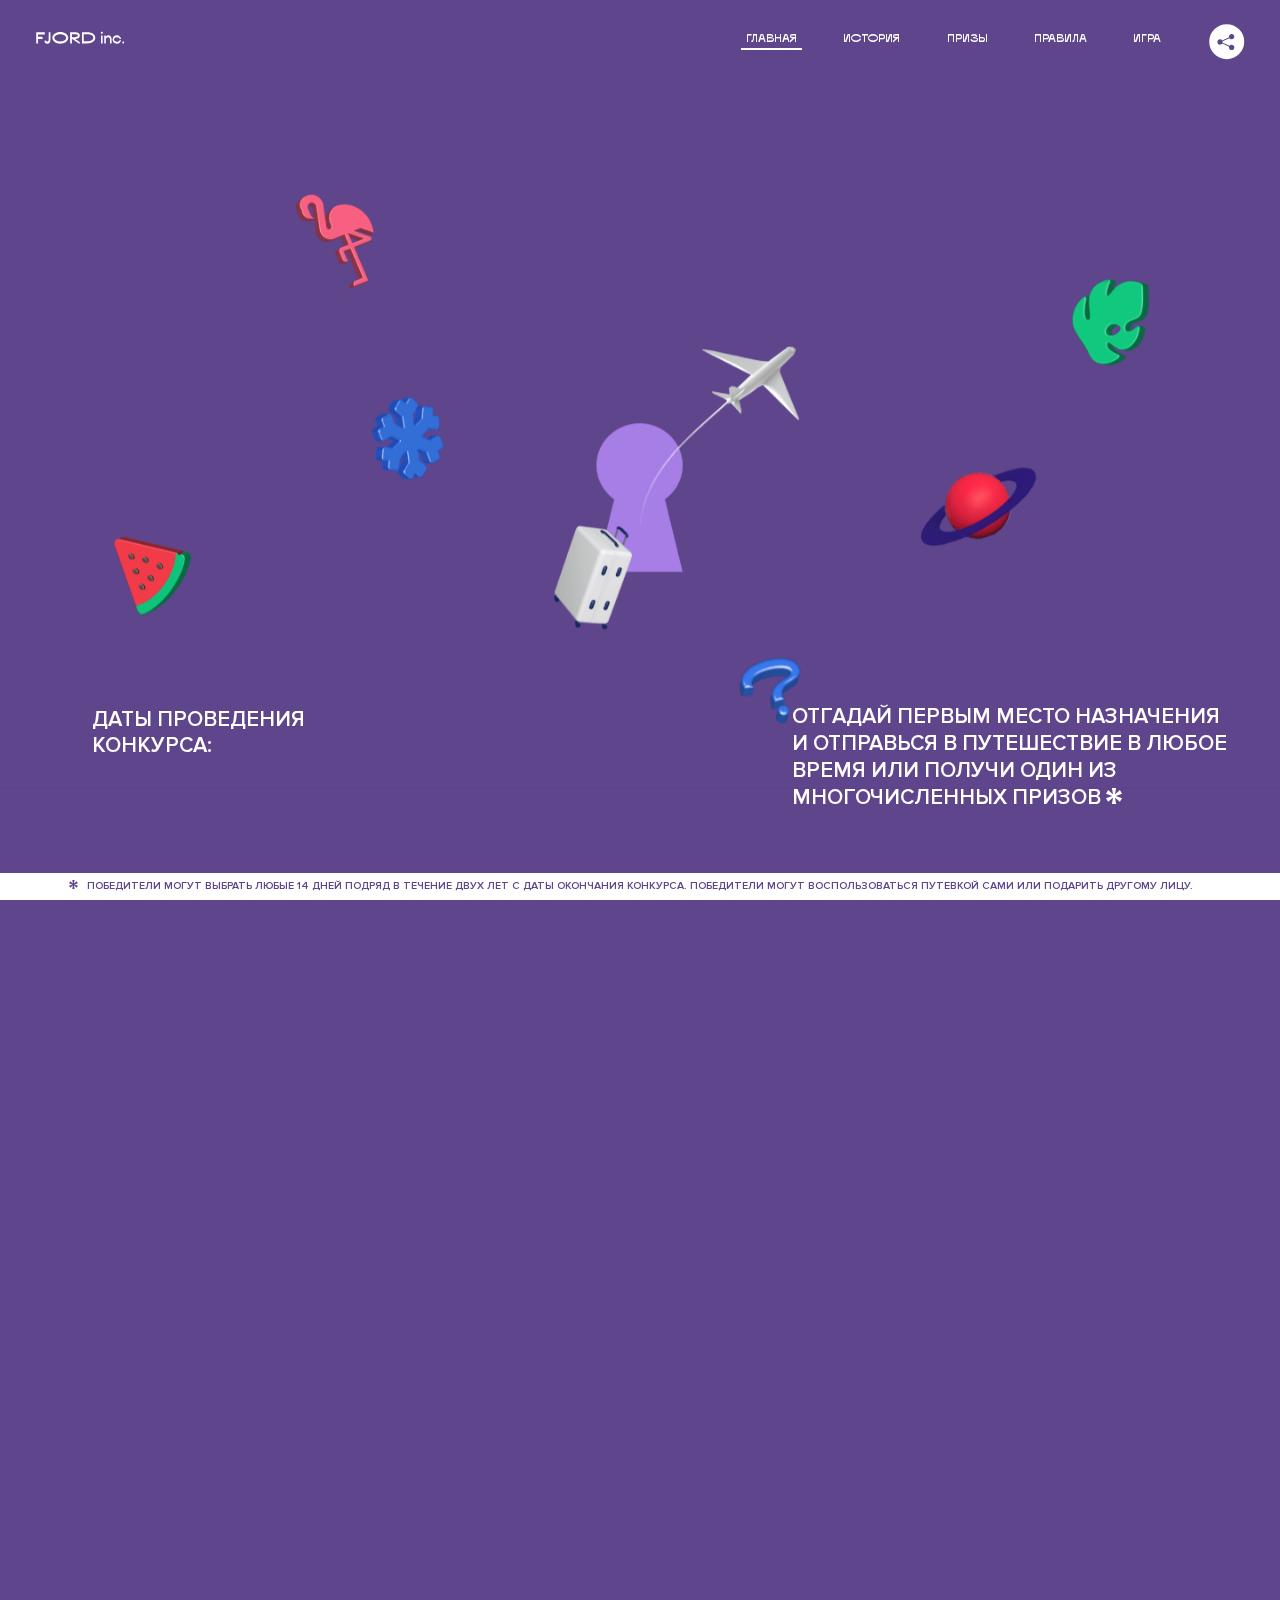
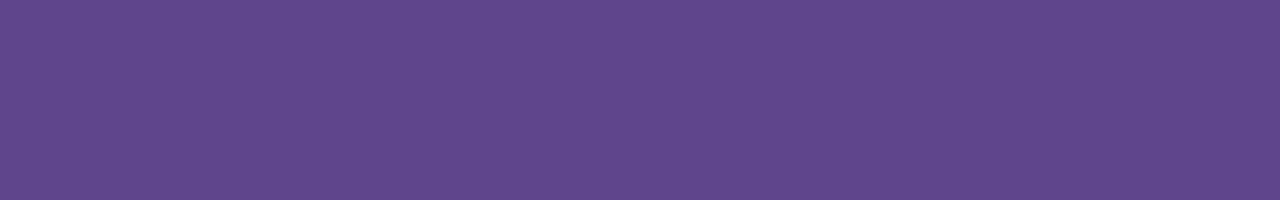
<file: 15/index.html>
<!DOCTYPE html>
<html lang="ru">
<head>
  <meta charset="UTF-8">
  <meta name="description" content="">
  <meta name="viewport" content="width=device-width, initial-scale=1.0">
  <meta http-equiv="X-UA-Compatible" content="ie=edge">
  <title>Mysterious Vacation</title>
<link href="css/style.min.css" rel="stylesheet">  <base href="https://htmlacademy-animation.github.io/1309637-magic-vacation-1/15/">
</head>
<body data-theme="purple">

  <header class="page-header js-header">
    <div class="page-header__wrapper">
      <a href="#" class="page-header__logo" aria-label="Перейти на страницу FJORD.Inc">
        <svg width="100" height="15" viewBox="0 0 100 15" fill="none" xmlns="http://www.w3.org/2000/svg">
          <path d="M0.26 1.4V14H2.276V8.906H7.334V6.44H2.276V3.848H9.872V1.4H0.26ZM12.733 14.36C15.127 14.36 16.243 12.65 16.243 9.5V1.4H14.263V8.96C14.263 11.21 13.723 11.876 12.733 11.876C11.833 11.876 11.473 11.3 11.347 10.58L9.36702 10.94C9.63702 13.046 10.663 14.36 12.733 14.36ZM18.3918 7.7C18.3918 11.372 22.3878 14.36 27.3198 14.36C32.2518 14.36 36.2478 11.372 36.2478 7.7C36.2478 4.028 32.2518 1.04 27.3198 1.04C22.3878 1.04 18.3918 4.028 18.3918 7.7ZM20.6058 7.7C20.6058 5.378 23.6118 3.524 27.3198 3.524C30.9918 3.524 33.9798 5.378 33.9798 7.7C33.9798 10.004 30.9918 11.858 27.3198 11.858C23.6118 11.858 20.6058 10.004 20.6058 7.7ZM40.403 14V8.906H40.799L49.079 14.702V12.38L44.039 8.906H44.201C47.999 8.906 49.277 7.304 49.277 5.162C49.277 3.092 47.999 1.4 44.201 1.4H38.387V14H40.403ZM43.535 3.722C45.785 3.722 47.045 4.136 47.045 5.432C47.045 6.764 45.785 7.034 43.535 7.034H40.403V3.722H43.535ZM51.6936 1.382V14H57.8676C62.7456 14 66.7236 11.534 66.7236 7.7C66.7236 3.848 62.7456 1.382 57.8676 1.382H51.6936ZM53.7096 11.624V3.722H57.5436C61.5396 3.722 64.4916 5.018 64.4916 7.7C64.4916 10.238 61.5396 11.624 57.5436 11.624H53.7096ZM73.1832 14.018H74.9832V5H73.1832V14.018ZM72.9132 1.976C72.9132 2.57 73.3992 3.092 74.0832 3.092C74.7492 3.092 75.2352 2.57 75.2352 1.976C75.2352 1.382 74.7672 0.805999 74.0832 0.805999C73.3812 0.805999 72.9132 1.382 72.9132 1.976ZM76.7867 14H78.5687V9.104C78.7487 8.006 79.5947 6.962 81.0887 6.962C82.1147 6.962 83.2667 7.448 83.2667 9.554V14H85.0487V9.014C85.0487 6.152 83.2307 4.73 81.3587 4.73C79.9187 4.73 79.0727 5.558 78.5687 6.854V5H76.7867V14ZM90.9898 14.27C93.5098 14.27 95.3818 12.506 95.7238 10.328H94.0498C93.7258 11.3 92.6998 12.02 90.9898 12.02C88.8478 12.02 87.7678 10.922 87.7678 9.59C87.7678 8.24 88.8478 6.962 90.9898 6.962C92.7538 6.962 93.7978 7.844 94.0858 8.924H95.7418C95.4358 6.71 93.6178 4.73 90.9898 4.73C88.0918 4.73 86.1298 7.124 86.1298 9.59C86.1298 12.074 88.1278 14.27 90.9898 14.27ZM97.0693 12.938C97.0693 13.658 97.5553 14.144 98.2753 14.144C98.9953 14.144 99.4813 13.658 99.4813 12.938C99.4813 12.2 98.9953 11.714 98.2753 11.714C97.5553 11.714 97.0693 12.2 97.0693 12.938Z" fill="currentColor"></path>
        </svg>
      </a>
      <button class="page-header__toggler js-menu-toggler" type="button" aria-label="Управление мобильным меню"><span>Меню</span></button>
      <nav class="page-header__nav">
        <div class="page-header__menu js-menu" id="menu">
          <ul>
            <li>
              <a class="js-menu-link active" href="#top" data-href="top">главная</a>
            </li>
            <li>
              <a class="js-menu-link" href="#story" data-href="story">история</a>
            </li>
            <li>
              <a class="js-menu-link" href="#prizes" data-href="prizes">призы</a>
            </li>
            <li>
              <a class="js-menu-link" href="#rules" data-href="rules">правила</a>
            </li>
            <li>
              <a class="js-menu-link" href="#game" data-href="game">игра</a>
            </li>
          </ul>
        </div>
        <div class="page-header__social">
          <div class="social-block js-social-block">
            <button class="social-block__toggler" aria-label="Управлять блоком с социальными кнопками">
              <svg width="26" height="22" viewBox="0 0 27 22" fill="none" xmlns="http://www.w3.org/2000/svg">
                <path d="M19.6721 7.43664C21.6273 7.43664 23.213 5.85095 23.213 3.89566C23.213 1.94037 21.6273 0.354675 19.6721 0.354675C17.7168 0.354675 16.1311 1.94037 16.1311 3.89566C16.1311 4.19968 16.1728 4.49178 16.2458 4.77345L7.21751 8.95527C6.57519 8.05214 5.52303 7.46049 4.33078 7.46049C2.37549 7.46049 0.789795 9.04618 0.789795 11.0015C0.789795 12.9568 2.37549 14.5425 4.33078 14.5425C5.52303 14.5425 6.57668 13.9508 7.21751 13.0477L16.2458 17.2295C16.1743 17.5112 16.1311 17.8033 16.1311 18.1073C16.1311 20.0626 17.7168 21.6483 19.6721 21.6483C21.6273 21.6483 23.213 20.0626 23.213 18.1073C23.213 16.152 21.6273 14.5663 19.6721 14.5663C18.4798 14.5663 17.4262 15.158 16.7853 16.0611L7.75701 11.8793C7.82854 11.5976 7.87176 11.3055 7.87176 11.0015C7.87176 10.6974 7.83003 10.4053 7.75701 10.1237L16.7853 5.94186C17.4262 6.84499 18.4783 7.43664 19.6721 7.43664Z" fill="currentColor"></path>
              </svg>
            </button>
            <ul class="social-block__list">
              <li>
                <a class="social-block__link social-block__link--fb" href="#" aria-label="Мы на Facebook">
                  <svg width="8" height="17" viewBox="0 0 8 17" fill="none" xmlns="http://www.w3.org/2000/svg">
                    <path d="M4.24646 16.9899H1.09275L1.05793 8.49828H0V5.30707H1.05793V3.81124C1.05793 1.42084 2.57654 0 5.21735 0H7.41758V3.18585H5.30841C4.28262 3.18585 4.2478 3.48582 4.2478 4.24914V5.30707H7.42964L7.16716 8.49828H4.2478V16.9899H4.24646Z" fill="currentColor"></path>
                  </svg>
                </a>
              </li>
              <li>
                <a class="social-block__link social-block__link--insta" href="#" aria-label="Мы в Instagram">
                  <svg width="15" height="15" viewBox="0 0 15 15" fill="none" xmlns="http://www.w3.org/2000/svg">
                    <path d="M11.0197 0H4.19806C2.14246 0 0.471191 1.66993 0.471191 3.72285V10.5499C0.471191 12.6082 2.14112 14.2727 4.19806 14.2727H11.0197C13.0753 14.2727 14.7466 12.6082 14.7466 10.5499V3.72285C14.7466 1.67127 13.0753 0 11.0197 0ZM11.0197 12.4849H4.19806C3.13076 12.4849 2.26432 11.6158 2.26432 10.5512V3.72419C2.26432 2.65956 3.13076 1.79715 4.19806 1.79715H11.0197C12.087 1.79715 12.9535 2.6609 12.9535 3.72419V10.5512C12.9535 11.6145 12.087 12.4849 11.0197 12.4849Z" fill="currentColor"></path>
                    <path d="M7.60887 3.11084C5.38989 3.11084 3.58203 4.9187 3.58203 7.14036C3.58203 9.35532 5.38989 11.1645 7.60887 11.1645C9.83053 11.1645 11.6357 9.35666 11.6357 7.14036C11.6357 4.9187 9.83053 3.11084 7.60887 3.11084ZM7.60887 9.36871C6.37551 9.36871 5.37784 8.37372 5.37784 7.14036C5.37784 5.90699 6.37551 4.90665 7.60887 4.90665C8.83822 4.90665 9.84259 5.90833 9.84259 7.14036C9.84392 8.37238 8.83822 9.36871 7.60887 9.36871Z" fill="currentColor"></path>
                    <path d="M11.3573 2.35962C10.8256 2.35962 10.3931 2.79752 10.3931 3.32381C10.3931 3.85546 10.8256 4.29336 11.3573 4.29336C11.8862 4.29336 12.3215 3.85546 12.3215 3.32381C12.3215 2.79752 11.8862 2.35962 11.3573 2.35962Z" fill="currentColor"></path>
                  </svg>
                </a>
              </li>
              <li>
                <a class="social-block__link social-block__link--vk" href="#" aria-label="Мы ВКонтакте">
                  <svg width="17" height="10" viewBox="0 0 17 10" fill="none" xmlns="http://www.w3.org/2000/svg">
                    <path d="M14.1234 4.9002C14.1234 4.9002 16.3623 1.72708 16.5866 0.680242C16.6595 0.312285 16.4947 0.103188 16.1069 0.103188C16.1069 0.103188 14.8193 0.103188 14.168 0.103188C13.7235 0.103188 13.5587 0.293278 13.4235 0.579768C13.4235 0.579768 12.3724 2.82553 11.0969 4.24712C10.6861 4.70333 10.4781 4.84318 10.2511 4.84318C10.0646 4.84318 9.98625 4.6911 9.98625 4.27834V0.649016C9.98625 0.147997 9.92545 0.00135496 9.5066 0.00135496H6.39628C6.15578 0.00135496 6.0085 0.134417 6.0085 0.324506C6.0085 0.801084 6.73406 0.908351 6.73406 2.20231V4.87305C6.73406 5.40529 6.70569 5.61575 6.45303 5.61575C5.78016 5.61575 4.19528 3.30618 3.30623 0.678887C3.12923 0.145282 2.93737 0 2.43475 0H0.486409C0.205373 0 0 0.190085 0 0.476576C0 0.991172 0.60666 3.40801 2.99277 6.64358C4.59927 8.8201 6.70569 10 8.60269 10C9.76196 10 10.0416 9.80312 10.0416 9.31432V7.63883C10.0416 7.22607 10.2065 7.04956 10.4429 7.04956C10.7078 7.04956 11.1847 7.13238 12.2805 8.22268C13.5843 9.47862 13.6762 10 14.3896 10H16.5676C16.7919 10 17 9.89273 17 9.52342C17 9.02919 16.3623 8.15343 15.384 7.10659C14.9801 6.56755 14.3302 5.98914 14.1248 5.72301C13.8275 5.40801 13.9154 5.23014 14.1234 4.9002Z" fill="currentColor"></path>
                  </svg>
                </a>
              </li>
            </ul>
          </div>
        </div>
      </nav>
    </div>
  </header>

  <main class="page-content">

    <section class="animation-screen"></section>

    <section class="screen screen--hidden screen--intro" id="top">
      <div class="screen__wrapper">
        <div class="intro">
          <h1 class="intro__title">Таинственный отпуск</h1>
          <div class="intro__content">
            <div class="intro__info">
              <p class="intro__label">Даты проведения конкурса:</p>
              <p class="intro__date">01 — 31.05 / 2020</p>
            </div>
            <div class="intro__message">
              <p>
                Отгадай первым место назначения и&nbsp;отправься в&nbsp;путешествие в&nbsp;любое время или получи один из многочисленных призов
                <svg width="16" height="16" viewBox="0 0 10 10" fill="none" xmlns="http://www.w3.org/2000/svg">
                  <path d="M0 6.35337L3.90271 4.99012L0 3.64663L1.34615 1.32374L4.44287 4.01073L3.67364 0H6.34615L5.57692 4.01073L8.65385 1.32374L10 3.64663L6.13405 4.99012L10 6.35337L8.65385 8.65651L5.57692 5.98927L6.34615 10H3.67364L4.44287 5.96952L1.34615 8.65651L0 6.35337Z" fill="currentColor"></path>
                </svg>
              </p>
            </div>
          </div>
        </div>
      </div>
      <div class="screen__footer js-footer">
        <button class="screen__footer-enlarge js-footer-toggler" type="button" aria-label="Показать сообщение">
          <svg width="10" height="10" viewBox="0 0 10 10" fill="none" xmlns="http://www.w3.org/2000/svg">
            <path d="M0 6.35337L3.90271 4.99012L0 3.64663L1.34615 1.32374L4.44287 4.01073L3.67364 0H6.34615L5.57692 4.01073L8.65385 1.32374L10 3.64663L6.13405 4.99012L10 6.35337L8.65385 8.65651L5.57692 5.98927L6.34615 10H3.67364L4.44287 5.96952L1.34615 8.65651L0 6.35337Z" fill="currentColor"></path>
          </svg>
        </button>
        <button class="screen__footer-collapse js-footer-toggler" type="button" aria-label="Скрыть сообщение">
          <svg width="13" height="13" viewBox="0 0 13 13" fill="none" xmlns="http://www.w3.org/2000/svg">
            <line x1="12.3536" y1="0.353553" x2="0.738349" y2="11.9688" stroke="currentColor"></line>
            <line x1="0.738319" y1="0.539925" x2="12.3535" y2="12.1551" stroke="currentColor"></line>
          </svg>
        </button>
        <div class="screen__footer-wrapper">
          <div class="screen__footer-announce">
            <p class="screen__footer-label">Даты проведения конкурса:</p>
            <p class="screen__footer-date">01 — 31.05 / 2020</p>
          </div>
          <div class="screen__footer-note">
            <p>
              <svg width="10" height="10" viewBox="0 0 10 10" fill="none" xmlns="http://www.w3.org/2000/svg">
                <path d="M0 6.35337L3.90271 4.99012L0 3.64663L1.34615 1.32374L4.44287 4.01073L3.67364 0H6.34615L5.57692 4.01073L8.65385 1.32374L10 3.64663L6.13405 4.99012L10 6.35337L8.65385 8.65651L5.57692 5.98927L6.34615 10H3.67364L4.44287 5.96952L1.34615 8.65651L0 6.35337Z" fill="currentColor"></path>
              </svg>
              <span>Победители могут выбрать любые 14 дней подряд в&nbsp;течение двух лет с&nbsp;даты окончания конкурса. Победители могут воспользоваться путевкой сами или подарить другому лицу.</span>
            </p>
          </div>
        </div>
      </div>
    </section>

    <section class="screen screen--hidden screen--story" id="story">

      <div class="slider swiper-container js-slider">

        <div class="swiper-wrapper">

          <div class="slider__item swiper-slide">
            <h2 class="slider__item-title">История</h2>
            <p class="slider__item-text">Джеймс Таргет был основателем компании &laquo;Fjord Inc.&raquo;. С&nbsp;1965 года &laquo;Fjord Inc.&raquo; прославилась надёжными и&nbsp;удобными чемоданами и&nbsp;аксессуарами для туристов.</p>
          </div>

          <div class="slider__item swiper-slide">
            <p class="slider__item-text">Когда Джеймсу было 7&nbsp;лет, в&nbsp;их&nbsp;доме гостил дядюшка и&nbsp;развлекал детей рассказами о&nbsp;своей поездке в&nbsp;место, показавшееся малышу Таргету невероятным. Тогда Джеймс решил, что однажды посетит его, но&nbsp;не&nbsp;будет рассказывать о&nbsp;мечте, пока не&nbsp;осуществит.</p>
          </div>

          <div class="slider__item swiper-slide">
            <p class="slider__item-text">Джеймс Таргет стал увлеченным путешественником. Он&nbsp;посетил 5&nbsp;континентов, 126&nbsp;стран.</p>
          </div>

          <div class="slider__item swiper-slide">
            <p class="slider__item-text">Он&nbsp;сплавлялся по&nbsp;Амазонке и&nbsp;погружался в&nbsp;пещеры Франции, медитировал в&nbsp;горах Тибета и&nbsp;пожимал руку вождя племени Акугауа.</p>
          </div>

          <div class="slider__item swiper-slide">
            <p class="slider__item-text">Из&nbsp;своих поездок Джеймс Таргет привозил идеи, как сделать свои чемоданы &laquo;Fjord Inc.&raquo; удобными и&nbsp;приспособленными к&nbsp;разным дорожным условиям.</p>
          </div>

          <div class="slider__item swiper-slide">
            <p class="slider__item-text">Всё это время Джеймс не&nbsp;оставлял идею поездки своей мечты. Однако, как только он&nbsp;брался за&nbsp;планирование, возникали препятствия, не&nbsp;позволяющие отправиться туда.</p>
          </div>

          <div class="slider__item swiper-slide">
            <p class="slider__item-text">В&nbsp;возрасте 67&nbsp;лет Джеймс Таргет попал под лавину и&nbsp;погиб. В&nbsp;своём завещании он&nbsp;поручил отправить в&nbsp;заветное путешествие трёх смельчаков, единых с&nbsp;ним духом.</p>
          </div>

          <div class="slider__item swiper-slide">
            <p class="slider__item-text">Тех, кто сможет узнать таинственное место, задавая вопросы специально обученному ИИ&nbsp;&laquo;Соне&raquo;, ждет фантастическое путешествие.</p>
          </div>
        </div>
        <div class="slider__controls">
          <button class="slider__control slider__control--prev js-control-prev" type="button" aria-label="Показать предыдущую историю">
            <svg width="12" height="22" viewBox="0 0 12 22" fill="none" xmlns="http://www.w3.org/2000/svg">
              <path d="M11 1L1 11L11 21" stroke="currentColor" stroke-width="2" stroke-linejoin="round"></path>
            </svg>
          </button>
          <button class="slider__control slider__control--next js-control-next" type="button" aria-label="Показать следующую историю">
            <svg width="12" height="22" viewBox="0 0 12 22" fill="none" xmlns="http://www.w3.org/2000/svg">
              <path d="M1 1L11 11L1 21" stroke="currentColor" stroke-width="2" stroke-linejoin="round"></path>
            </svg>
          </button>
        </div>
        <div class="slider__pagination swiper-pagination"></div>
      </div>
    </section>

    <section class="screen screen--hidden screen--prizes" id="prizes">
      <div class="screen__wrapper">
        <div class="prizes">
          <h2 class="prizes__title">ПРизы</h2>
          <div class="prizes__lead">
            <p>Найди ответ и&nbsp;получи один из&nbsp;призов:</p>
          </div>
          <ul class="prizes__list">
            <li class="prizes__item prizes__item--journeys">
              <div class="prizes__icon">
                <svg id="prize-icon-1" class="prizes__icon-img" xmlns="http://www.w3.org/2000/svg" xmlns:xlink="http://www.w3.org/1999/xlink" viewBox="0 0 350 330">
                  <defs>
                    <clipPath id="window">
                      <path d="M275,225.43H257.87a17.6,17.6,0,0,1-17.52-17.58V170a17.6,17.6,0,0,1,17.52-17.58H275A17.6,17.6,0,0,1,292.51,170v37.83A17.61,17.61,0,0,1,275,225.43Z"></path>
                    </clipPath>
                  </defs>
                  <g clip-path="url(#window)">
                    <g transform="translate(220 160)">
                      <line x1="28.18" y1="38.34" x2="91.09" y2="38.34" fill="none" stroke="#fff" opacity="0" stroke-linecap="round" stroke-miterlimit="10" stroke-width="2">
                        <animateTransform attributeName="transform" type="translate" from="100" to="-150" dur="2s" begin="2.7s" repeatCount="indefinite"></animateTransform>
                        <animate attributeName="opacity" values="0; 1; 1; 0" keyTimes="0; 0.1; 0.9; 1" begin="2.8s" dur="2s" repeatCount="indefinite"></animate>
                      </line>
                      <path d="M41.77,97.54H77.06a12.4,12.4,0,1,1,24.8,0h17.93" transform="translate(-40.77 -69.46)" fill="none" opacity="0" stroke="#fff" stroke-linecap="round" stroke-miterlimit="10" stroke-width="2">
                        <animateTransform attributeName="transform" type="translate" from="100, -69.46" to="-200, -69.46" dur="2s" begin="2.7s" repeatCount="indefinite"></animateTransform>
                        <animate attributeName="opacity" values="0; 1; 1; 0" keyTimes="0; 0.1; 0.9; 1" begin="2.8s" dur="2s" repeatCount="indefinite"></animate>
                      </path>
                      <line x1="218.19" y1="23.72" x2="257.97" y2="23.72" fill="none" opacity="0" stroke="#fff" stroke-linecap="round" stroke-miterlimit="10" stroke-width="2">
                        <animateTransform attributeName="transform" type="translate" to="-200" dur="2s" begin="2.7s" repeatCount="indefinite"></animateTransform>
                        <animate attributeName="opacity" values="0; 1; 1; 0" keyTimes="0; 0.1; 0.9; 1" begin="2.8s" dur="2s" repeatCount="indefinite"></animate>
                      </line>
                      <path d="M278.75,82.91H251.39a12.4,12.4,0,1,0-24.8,0H208.65" transform="translate(-40.77 -69.46)" fill="none" opacity="0" stroke="#fff" stroke-linecap="round" stroke-miterlimit="10" stroke-width="2">
                        <animateTransform attributeName="transform" type="translate" to="-200, -69.46" dur="2s" begin="2.7s" repeatCount="indefinite"></animateTransform>
                        <animate attributeName="opacity" values="0; 1; 1; 0" keyTimes="0; 0.1; 0.9; 1" begin="2.8s" dur="2s" repeatCount="indefinite"></animate>
                      </path>
                      <line x1="246.24" y1="13.45" x2="268.43" y2="13.45" fill="none" opacity="0" stroke="#fff" stroke-linecap="round" stroke-miterlimit="10" stroke-width="2">
                        <animateTransform attributeName="transform" type="translate" to="-150" dur="2s" begin="2.7s" repeatCount="indefinite"></animateTransform>
                        <animate attributeName="opacity" values="0; 1; 1; 0" keyTimes="0; 0.1; 0.9; 1" begin="2.8s" dur="2s" repeatCount="indefinite"></animate>
                      </line>
                    </g>
                  </g>
                  <g>
                    <g>
                      <g id="columns" class="prizes__columns">
                        <path d="M91.14 327.79C89.9394 327.684 89.0477 326.632 89.14 325.43L102.8 132.26C103.9 116.77 98 110.34 94.05 107.79C93.5925 107.481 93.3691 106.925 93.4858 106.386C93.6025 105.846 94.0358 105.432 94.58 105.34C103 104 122.18 104 120 134.19L106.43 326.67C106.324 327.866 105.278 328.757 104.08 328.67L91.14 327.79Z" fill="#ffffff" fill-rule="evenodd" opacity="1" stroke="none"></path>
                        <path d="M124.5 328.17C123.285 328.154 122.313 327.155 122.33 325.94L124.57 132.31C124.76 116.78 118.5 110.7 114.41 108.4C113.94 108.116 113.689 107.576 113.774 107.034C113.86 106.492 114.266 106.055 114.8 105.93C123.16 104.03 142.29 102.93 141.95 133.21L139.7 326.14C139.689 327.355 138.695 328.331 137.48 328.32L124.5 328.17Z" fill="#ffffff" fill-rule="evenodd" opacity="1" stroke="none"></path>
                      </g>
                      <g id="chair" class="prizes__chair">
                        <path d="M257.5 259.82L196.76 259.82L196.76 245.63L251.85 245.63C257.325 245.641 261.756 250.085 261.75 255.56C261.744 257.905 259.845 259.805 257.5 259.81" fill="#a67ee5" fill-rule="evenodd" opacity="1" stroke="none"></path>
                        <path d="M257.5 259.82L196.76 259.82L196.76 245.63L251.85 245.63C257.325 245.641 261.756 250.085 261.75 255.56C261.75 257.909 259.849 259.814 257.5 259.82Z" fill="none" fill-rule="evenodd" opacity="1" stroke="#ffffff" stroke-linecap="butt" stroke-linejoin="miter" stroke-width="2"></path>
                        <path d="M185.47 328.31L171.5 328.31L165.19 286.72L179.16 286.72L185.47 328.31Z" fill="#a67ee5" fill-rule="evenodd" opacity="1" stroke="none"></path>
                        <path d="M185.47 328.31L171.5 328.31L165.19 286.72L179.16 286.72L185.47 328.31Z" fill="none" fill-rule="evenodd" opacity="1" stroke="#ffffff" stroke-linecap="butt" stroke-linejoin="miter" stroke-width="2"></path>
                        <path d="M235.03 328.31L221.06 328.31L214.76 286.72L228.72 286.72L235.03 328.31Z" fill="#a67ee5" fill-rule="evenodd" opacity="1" stroke="none"></path>
                        <path d="M235.03 328.31L221.06 328.31L214.76 286.72L228.72 286.72L235.03 328.31Z" fill="none" fill-rule="evenodd" opacity="1" stroke="#ffffff" stroke-linecap="butt" stroke-linejoin="miter" stroke-width="2"></path>
                        <path d="M281.33 272.45L225.44 272.45C222.669 272.45 220.316 270.421 219.91 267.68L209.05 195.44C214.97 190.538 217.052 182.377 214.204 175.238C211.356 168.099 204.229 163.612 196.56 164.13L141.48 164.13L141.16 267L156.93 290.35L204.12 298.74C205.472 299.235 206.9 299.489 208.34 299.49L281.34 299.49C288.812 299.49 294.87 293.432 294.87 285.96C294.87 278.488 288.812 272.43 281.34 272.43" fill="#a67ee5" fill-rule="evenodd" opacity="1" stroke="none"></path>
                        <path d="M281.33 272.45L225.44 272.45C222.669 272.45 220.316 270.421 219.91 267.68L209.05 195.44C214.97 190.538 217.052 182.377 214.204 175.238C211.356 168.099 204.229 163.612 196.56 164.13L141.48 164.13L141.16 267L156.93 290.35L204.12 298.74C205.472 299.235 206.9 299.489 208.34 299.49L281.34 299.49C288.605 299.208 294.347 293.235 294.345 285.965C294.342 278.695 288.595 272.727 281.33 272.45Z" fill="none" fill-rule="evenodd" opacity="1" stroke="#ffffff" stroke-linecap="butt" stroke-linejoin="miter" stroke-width="2"></path>
                        <path d="M162.42 267.69L151.56 195.45C157.899 190.205 159.791 181.286 156.127 173.919C152.464 166.553 144.21 162.679 136.203 164.569C128.196 166.458 122.544 173.613 122.56 181.84C122.562 183.619 122.829 185.389 123.35 187.09L138.65 289C139.551 295.051 144.742 299.532 150.86 299.54L223.86 299.54C231.186 299.341 237.022 293.344 237.022 286.015C237.022 278.686 231.186 272.689 223.86 272.49L167.95 272.49C165.181 272.477 162.834 270.448 162.42 267.71" fill="#a67ee5" fill-rule="evenodd" opacity="1" stroke="none"></path>
                        <path d="M162.42 267.69L151.56 195.45C157.899 190.205 159.791 181.286 156.127 173.919C152.464 166.553 144.21 162.679 136.203 164.569C128.196 166.458 122.544 173.613 122.56 181.84C122.562 183.619 122.829 185.389 123.35 187.09L138.65 289C139.551 295.051 144.742 299.532 150.86 299.54L223.86 299.54C231.186 299.341 237.022 293.344 237.022 286.015C237.022 278.686 231.186 272.689 223.86 272.49L167.95 272.49C165.174 272.475 162.825 270.436 162.42 267.69Z" fill="none" fill-rule="evenodd" opacity="1" stroke="#ffffff" stroke-linecap="butt" stroke-linejoin="miter" stroke-width="2"></path>
                        <path d="M206.26 259.82L134.26 259.82L132.13 245.63L200.6 245.63C206.075 245.641 210.506 250.085 210.5 255.56C210.495 257.905 208.595 259.805 206.25 259.81" fill="#a67ee5" fill-rule="evenodd" opacity="1" stroke="none"></path>
                        <path d="M206.26 259.82L134.26 259.82L132.13 245.63L200.6 245.63C206.075 245.641 210.506 250.085 210.5 255.56C210.5 257.905 208.605 259.809 206.26 259.82Z" fill="none" fill-rule="evenodd" opacity="1" stroke="#ffffff" stroke-linecap="butt" stroke-linejoin="miter" stroke-width="2"></path>
                        <path d="M151.57 195.44L209.05 195.44" fill="none" fill-rule="evenodd" opacity="1" stroke="#ffffff" stroke-linecap="round" stroke-linejoin="miter" stroke-width="2"></path>
                      </g>
                      <g id="fern" class="prizes__fern">
                        <g class="prizes__fern-wrapper">
                          <path d="M79.18 194C85.4261 202.316 90.6596 211.346 94.77 220.9C87.606 213.464 80.9004 205.599 74.69 197.35C68.4883 189.072 62.7881 180.43 57.62 171.47C65.6734 178.1 72.9108 185.663 79.18 194" fill="#36e69a" fill-rule="evenodd" opacity="1" stroke="none"></path>
                          <path d="M80.94 214.39C89.3383 220.276 96.9939 227.156 103.74 234.88C94.8077 230.187 86.1775 224.94 77.9 219.17C69.7048 213.439 61.8824 207.194 54.48 200.47C63.8466 203.987 72.7358 208.663 80.94 214.39" fill="#36e69a" fill-rule="evenodd" opacity="1" stroke="none"></path>
                          <path d="M93.66 205.48C96.4274 215.47 99.7935 225.284 103.74 234.87C103.5 224.55 101.988 214.3 99.24 204.35C96.3865 194.098 92.3388 184.217 87.18 174.91C88.7226 185.22 90.8832 195.429 93.65 205.48" fill="#36e69a" fill-rule="evenodd" opacity="1" stroke="none"></path>
                          <path d="M107.32 213.52C107.377 223.776 108.065 234.019 109.38 244.19C111.898 234.372 113.161 224.275 113.14 214.14C113.075 203.564 111.732 193.034 109.14 182.78C107.854 192.976 107.229 203.244 107.27 213.52" fill="#25b774" fill-rule="evenodd" opacity="1" stroke="none"></path>
                          <path d="M83.08 229.56C92.4142 233.336 101.245 238.253 109.37 244.2C99.7922 241.753 90.3853 238.679 81.21 235C72.1574 231.339 63.3493 227.1 54.84 222.31C64.5308 223.516 74.0258 225.966 83.09 229.6" fill="#25b774" fill-rule="evenodd" opacity="1" stroke="none"></path>
                          <path d="M88.06 243.83C97.6806 246.377 106.941 250.13 115.62 255C105.908 253.803 96.2919 251.932 86.84 249.4C77.5057 246.893 68.346 243.777 59.42 240.07C69.0896 240.093 78.7169 241.347 88.07 243.8" fill="#25b774" fill-rule="evenodd" opacity="1" stroke="none"></path>
                          <path d="M118.71 224.79C117.033 234.797 115.997 244.901 115.61 255.04C119.756 245.942 122.72 236.351 124.43 226.5C126.18 216.201 126.657 205.726 125.85 195.31C122.772 204.955 120.383 214.807 118.7 224.79" fill="#25b774" fill-rule="evenodd" opacity="1" stroke="none"></path>
                          <path d="M98.86 262C108.367 264.957 117.462 269.103 125.93 274.34C116.275 272.737 106.742 270.468 97.4 267.55C88.1811 264.661 79.1617 261.17 70.4 257.1C80.056 257.521 89.6193 259.167 98.86 262" fill="#068e4d" fill-rule="evenodd" opacity="1" stroke="none"></path>
                          <path d="M130.27 244.29C128.179 254.22 126.73 264.274 125.93 274.39C130.454 265.47 133.815 256.006 135.93 246.23C138.105 236.014 139.015 225.569 138.64 215.13C135.168 224.64 132.375 234.385 130.28 244.29" fill="#068e4d" fill-rule="evenodd" opacity="1" stroke="none"></path>
                          <path d="M108.9 280.69C118.279 284.044 127.196 288.57 135.44 294.16C125.858 292.144 116.426 289.471 107.21 286.16C98.1172 282.886 89.2483 279.021 80.66 274.59C90.2934 275.409 99.7831 277.452 108.9 280.67" fill="#068e4d" fill-rule="evenodd" opacity="1" stroke="none"></path>
                          <path d="M141 264.26C138.499 274.096 136.635 284.084 135.42 294.16C140.302 285.429 144.049 276.11 146.57 266.43C149.173 256.3 150.516 245.889 150.57 235.43C146.702 244.801 143.504 254.436 141 264.26" fill="#068e4d" fill-rule="evenodd" opacity="1" stroke="none"></path>
                          <path d="M92.62 217.67C115.835 252.089 134.92 289.12 149.48 328" fill="none" fill-rule="evenodd" opacity="1" stroke="#36e69a" stroke-linecap="round" stroke-linejoin="round" stroke-width="2"></path>
                        </g>
                      </g>
                      <animateTransform xlink:href="#chair" attributeName="transform" type="translate" from="-100" to="0" begin="2.8s" dur="0.4s" keyTimes="0; 1" calcMode="spline" keySplines="0.43 0.78 0.49 0.99" fill="freeze"></animateTransform>
                      <animateTransform xlink:href="#columns" attributeName="transform" type="translate" from="-100" to="0" begin="3s" dur="0.2s" keyTimes="0; 1" calcMode="spline" keySplines="0.43 0.78 0.49 0.99" fill="freeze"></animateTransform>
                      <animateTransform xlink:href="#fern" attributeName="transform" type="translate" from="-100" to="0" begin="2.9s" dur="0.3s" keyTimes="0; 1" calcMode="spline" keySplines="0.43 0.78 0.49 0.99" fill="freeze" additive="sum"></animateTransform>
                    </g>
                    <path d="M204.25,231.88h-2.05a3.45,3.45,0,0,0-3.43,3.45v2.92a3.45,3.45,0,0,0,3.43,3.45h2.05a3.45,3.45,0,0,0,3.43-3.45v-2.92A3.44,3.44,0,0,0,204.25,231.88Z" fill="none" stroke="#fff" stroke-linecap="round" stroke-linejoin="round" stroke-width="2">
                      <animate attributeName="d" values="
                        M204.354 230.8L202.13 230.796C200.232 230.807 198.774 232.126 198.774 234.023L198.729 237.114C198.729 239.012 199.781 240.213 201.679 240.224L204.541 240.201C206.438 240.19 207.517 238.779 207.517 236.881L207.479 233.753C207.485 231.853 206.254 230.805 204.354 230.8Z;
                        M204.487 231.135L201.815 231.105C199.918 231.116 198.543 232.496 198.543 234.394L198.597 237.567C198.597 239.465 199.687 240.817 201.585 240.828L204.63 240.863C206.527 240.852 207.526 239.393 207.526 237.495L207.525 234.346C207.531 232.446 206.387 231.141 204.487 231.135Z;
                          M204.25 231.88L202.2 231.88C200.302 231.891 198.77 233.432 198.77 235.33L198.77 238.25C198.77 240.148 200.302 241.689 202.2 241.7L204.25 241.7C206.148 241.689 207.68 240.148 207.68 238.25L207.68 235.33C207.686 233.43 206.15 231.886 204.25 231.88Z;
                          M204.487 231.135L201.815 231.105C199.918 231.116 198.543 232.496 198.543 234.394L198.597 237.567C198.597 239.465 199.687 240.817 201.585 240.828L204.63 240.863C206.527 240.852 207.526 239.393 207.526 237.495L207.525 234.346C207.531 232.446 206.387 231.141 204.487 231.135Z;
                          M204.354 230.8L202.13 230.796C200.232 230.807 198.774 232.126 198.774 234.023L198.729 237.114C198.729 239.012 199.781 240.213 201.679 240.224L204.541 240.201C206.438 240.19 207.517 238.779 207.517 236.881L207.479 233.753C207.485 231.853 206.254 230.805 204.354 230.8Z;
                        " dur="0.75s" repeatCount="4"></animate>
                      <animate attributeName="d" from="M204.25 231.88L202.2 231.88C200.302 231.891 198.77 233.432 198.77 235.33L198.77 238.25C198.77 240.148 200.302 241.689 202.2 241.7L204.25 241.7C206.148 241.689 207.68 240.148 207.68 238.25L207.68 235.33C207.686 233.43 206.15 231.886 204.25 231.88Z" to="M275 225.43L257.87 225.43C248.189 225.386 240.361 217.531 240.35 207.85L240.35 170C240.361 160.319 248.189 152.464 257.87 152.42L275 152.42C284.677 152.469 292.499 160.323 292.51 170L292.51 207.83C292.505 217.513 284.683 225.375 275 225.43Z" dur="0.3s" begin="3s" keyTimes="0; 1" calcMode="spline" keySplines="0.43 0.78 0.49 0.99" fill="freeze"></animate>
                    </path>
                    <g class="prizes__airship">
                      <g id="engine-1">
                        <path d="M123.23,173.34h9.16a3.29,3.29,0,0,1,3.29,3.3v5.71a3.29,3.29,0,0,1-3.29,3.3H115.57a1.32,1.32,0,0,1-1.32-1.32v-2a9,9,0,0,1,9-9" fill="#068e4d"></path>
                        <path d="M123.23,173.34h9.16a3.29,3.29,0,0,1,3.29,3.3v5.71a3.29,3.29,0,0,1-3.29,3.3H115.57a1.32,1.32,0,0,1-1.32-1.32v-2A9,9,0,0,1,123.23,173.34Z" fill="none" stroke="#fff" stroke-linecap="round" stroke-linejoin="round" stroke-width="2"></path>
                        <animateTransform attributeName="transform" type="translate" values="0, -2.5; 0, -2; 0, 2; 0, 2.5; 0, 2; 0, -2; 0, -2.5" keyTimes="0; 0.16; 0.32; 0.5; 0.66; 0.83; 1" dur="1.5s" repeatCount="indefinite"></animateTransform>
                      </g>
                      <g id="engine-2">
                        <path d="M123.23,207.39h9.16a3.29,3.29,0,0,0,3.29-3.3v-5.71a3.29,3.29,0,0,0-3.29-3.3H115.57a1.32,1.32,0,0,0-1.32,1.32v2a9,9,0,0,0,9,9" fill="#068e4d"></path>
                        <path d="M123.23,207.39h9.16a3.29,3.29,0,0,0,3.29-3.3v-5.71a3.29,3.29,0,0,0-3.29-3.3H115.57a1.32,1.32,0,0,0-1.32,1.32v2A9,9,0,0,0,123.23,207.39Z" fill="none" stroke="#fff" stroke-linecap="round" stroke-linejoin="round" stroke-width="2"></path>
                        <animateTransform attributeName="transform" type="translate" values="0, -2.5; 0, -2; 0, 2; 0, 2.5; 0, 2; 0, -2; 0, -2.5" keyTimes="0; 0.16; 0.32; 0.5; 0.66; 0.83; 1" dur="1.5s" repeatCount="indefinite"></animateTransform>
                      </g>
                      <path d="M175.44,249.28h48.36a13.27,13.27,0,0,0,13-10.65l3.74-18.32H172.36v25.89A3.09,3.09,0,0,0,175.44,249.28Z" fill="none" stroke="#fff" stroke-linecap="round" stroke-linejoin="round" stroke-width="2">
                        <animate attributeName="d" values="
                          M182.626 246.951L213.613 247.304C219.928 247.3 233.875 243.488 235.122 237.296L240.567 220.283L172.387 220.283L176.273 241.868C176.278 243.566 180.928 246.946 182.626 246.951Z;
                          M182.161 248.108L214.548 248.299C220.864 248.294 234.42 244.021 235.667 237.829L240.567 220.283L172.387 220.283L175.246 242.494C175.252 244.193 180.462 248.102 182.161 248.108Z;
                            M175.44 249.28L223.8 249.28C230.116 249.276 235.553 244.821 236.8 238.63L240.54 220.31L172.36 220.31L172.36 246.2C172.365 247.899 173.741 249.275 175.44 249.28Z;
                            M182.161 248.108L214.548 248.299C220.864 248.294 234.42 244.021 235.667 237.829L240.567 220.283L172.387 220.283L175.246 242.494C175.252 244.193 180.462 248.102 182.161 248.108Z;
                            M182.626 246.951L213.613 247.304C219.928 247.3 233.875 243.488 235.122 237.296L240.567 220.283L172.387 220.283L176.273 241.868C176.278 243.566 180.928 246.946 182.626 246.951Z;
                          " dur="0.75s" repeatCount="indefinite"></animate>
                      </path>
                      <path d="M 236.09491,240.62281 L 225.65526,240.62281 C 221.0775,240.60628 218.28997,237.9578 218.29,233.38 V 220.31" fill="none" stroke="#fff" stroke-linecap="round" stroke-miterlimit="10" stroke-width="2">
                        <animate attributeName="d" values="
                          M234.604 238.358L226.273 238.373C221.695 238.357 217.767 234.864 217.767 230.286L218.317 220.283;
                          M234.951 239.135L226.49 239.357C221.913 239.34 218.276 236.019 218.276 231.441L218.317 220.283;
                            M235.79 241.69L226.57 241.69C221.992 241.673 218.29 237.958 218.29 233.38L218.29 220.31;
                            M234.951 239.135L226.49 239.357C221.913 239.34 218.276 236.019 218.276 231.441L218.317 220.283;
                            M234.604 238.358L226.273 238.373C221.695 238.357 217.767 234.864 217.767 230.286L218.317 220.283;
                          " dur="0.75s" repeatCount="indefinite"></animate>
                      </path>
                    </g>
                    <g class="prizes__airship">
                      <path d="M185.64,231.88h-2.05a3.45,3.45,0,0,0-3.43,3.45v2.92a3.45,3.45,0,0,0,3.43,3.45h2.05a3.45,3.45,0,0,0,3.43-3.45v-2.92A3.45,3.45,0,0,0,185.64,231.88Z" fill="none" stroke="#fff" stroke-linecap="round" stroke-linejoin="round" stroke-width="2">
                        <animate attributeName="d" values="
                          M188.27 230.593L184.974 230.652C183.077 230.663 181.671 232.032 181.671 233.93L182.156 237.138C182.156 239.036 183.59 240.245 185.487 240.256L188.218 240.173C190.116 240.162 191.073 239.357 191.073 237.459L190.916 234.065C190.916 232.167 190.168 230.604 188.27 230.593Z;
                          M188.131 230.887L184.98 230.856C183.082 230.867 181.434 232.324 181.434 234.222L181.72 237.456C181.72 239.354 183.296 240.779 185.193 240.79L188.229 240.989C190.126 240.978 191.073 239.357 191.073 237.459L190.899 234.16C190.9 232.262 190.028 230.898 188.131 230.887Z;
                            M185.64 231.88L183.59 231.88C181.692 231.891 180.16 233.432 180.16 235.33L180.16 238.25C180.16 240.148 181.692 241.689 183.59 241.7L185.64 241.7C187.538 241.689 189.07 240.148 189.07 238.25L189.07 235.33C189.07 233.432 187.538 231.891 185.64 231.88Z;
                            M188.131 230.887L184.98 230.856C183.082 230.867 181.434 232.324 181.434 234.222L181.72 237.456C181.72 239.354 183.296 240.779 185.193 240.79L188.229 240.989C190.126 240.978 191.073 239.357 191.073 237.459L190.899 234.16C190.9 232.262 190.028 230.898 188.131 230.887Z;
                            M188.27 230.593L184.974 230.652C183.077 230.663 181.671 232.032 181.671 233.93L182.156 237.138C182.156 239.036 183.59 240.245 185.487 240.256L188.218 240.173C190.116 240.162 191.073 239.357 191.073 237.459L190.916 234.065C190.916 232.167 190.168 230.604 188.27 230.593Z;
                          " dur="0.75s" repeatCount="indefinite"></animate>
                      </path>
                      <path d="M205,227.08c43.38,0,74.86-15.55,74.86-37s-31.48-37-74.86-37c-27.94,0-55.36,13.53-73.46,24.87a14.3,14.3,0,0,0,0,24.21c18.09,11.33,45.52,24.87,73.46,24.87" fill="#068e4d"></path>
                      <path d="M205,227.08c43.38,0,74.86-15.55,74.86-37s-31.48-37-74.86-37c-27.94,0-55.36,13.53-73.46,24.87a14.3,14.3,0,0,0,0,24.21C149.63,213.54,177.06,227.08,205,227.08Z" fill="none" stroke="#fff" stroke-width="2"></path>
                      <path d="m 200,187.09 c -28.23,0 -51.57,-0.74 -67.81,-1 -3.95,1 -6,2.66 -6.08,4.34 -0.16616,-4.62132 2.14832,-8.97956 6.07,-11.43 16.74,-10.5 44.58,-24.68 72.81,-24.68 44.81,0 73.64,16 73.64,35.75 v 0.37 c -0.37,-7.95 -27.6,-2.87 -72.13,-2.87" fill="#36e69a"></path>
                      <path d="M132.18,195.12c16.74,4.27,44.58,10,72.81,10,44.14,0,72.75-6.32,73.6-14.18-0.86,19.34-29.45,34.86-73.6,34.86-28.23,0-56.07-14.19-72.81-24.68a12.88,12.88,0,0,1-6-10.18c0.26,1.61,2.26,3.18,6,4.14" fill="#068e4d"></path>
                      <path id="ball-center" d="M132.18,186.12c16.74-4.27,44.58-10,72.81-10,44.53,0,73.26,6.43,73.61,14.38,0,0.17,0,.34,0,0.51-0.85,7.86-29.45,14.17-73.6,14.17-28.23,0-56.07-5.76-72.81-10-3.79-1-5.79-2.53-6-4.13l0-.51c0.13-1.69,2.15-3.36,6.1-4.37" fill="#25b774">
                        <animate attributeName="d" values="
                            m 132.18,186.12 c 16.74,-4.27 44.4713,-6.30435 72.7013,-6.30435 44.53,0 73.3687,2.73435 73.7187,10.68435 v 0.51 c -0.85,7.86 -29.23261,17.75696 -73.38261,17.75696 -28.23,0 -56.28739,-9.34696 -73.02739,-13.58696 -3.79,-1 -5.79,-2.53 -6,-4.13 v -0.51 c 0.13,-1.69 2.15,-3.36 6.1,-4.37;
                            m 132.18,186.12 c 16.74,-4.27 44.4713,-7.06522 72.7013,-7.06522 44.53,0 73.3687,3.49522 73.7187,11.44522 v 0.51 c -0.85,7.86 -29.23261,17.10478 -73.38261,17.10478 -28.23,0 -56.28739,-8.69478 -73.02739,-12.93478 -3.79,-1 -5.79,-2.53 -6,-4.13 v -0.51 c 0.13,-1.69 2.15,-3.36 6.1,-4.37;
                            m 132.18,186.12 c 16.74,-4.27 44.58,-13.26087 72.81,-13.26087 44.53,0 73.26,9.69087 73.61,17.64087 v 0.51 c -0.85,7.86 -29.5587,10.90913 -73.7087,10.90913 -28.23,0 -55.9613,-2.49913 -72.7013,-6.73913 -3.79,-1 -5.79,-2.53 -6,-4.13 v -0.51 c 0.13,-1.69 2.15,-3.36 6.1,-4.37;
                            m 132.18,186.12 c 16.74,-4.27 44.6887,-13.80435 72.9187,-13.80435 44.53,0 73.1513,10.23435 73.5013,18.18435 v 0.51 c -0.85,7.86 -29.45,10.14826 -73.6,10.14826 -28.23,0 -56.07,-1.73826 -72.81,-5.97826 -3.79,-1 -5.79,-2.53 -6,-4.13 v -0.51 c 0.13,-1.69 2.15,-3.36 6.1,-4.37;
                            m 132.18,186.12 c 16.74,-4.27 44.58,-13.26087 72.81,-13.26087 44.53,0 73.26,9.69087 73.61,17.64087 v 0.51 c -0.85,7.86 -29.5587,10.90913 -73.7087,10.90913 -28.23,0 -55.9613,-2.49913 -72.7013,-6.73913 -3.79,-1 -5.79,-2.53 -6,-4.13 v -0.51 c 0.13,-1.69 2.15,-3.36 6.1,-4.37;
                            m 132.18,186.12 c 16.74,-4.27 44.4713,-7.06522 72.7013,-7.06522 44.53,0 73.3687,3.49522 73.7187,11.44522 v 0.51 c -0.85,7.86 -29.23261,17.10478 -73.38261,17.10478 -28.23,0 -56.28739,-8.69478 -73.02739,-12.93478 -3.79,-1 -5.79,-2.53 -6,-4.13 v -0.51 c 0.13,-1.69 2.15,-3.36 6.1,-4.37;
                            m 132.18,186.12 c 16.74,-4.27 44.4713,-6.30435 72.7013,-6.30435 44.53,0 73.3687,2.73435 73.7187,10.68435 v 0.51 c -0.85,7.86 -29.23261,17.75696 -73.38261,17.75696 -28.23,0 -56.28739,-9.34696 -73.02739,-13.58696 -3.79,-1 -5.79,-2.53 -6,-4.13 v -0.51 c 0.13,-1.69 2.15,-3.36 6.1,-4.37;
                          " keyTimes="0; 0.16; 0.33; 0.5; 0.66; 0.83; 1" dur="1.5s" repeatCount="indefinite"></animate>
                      </path>
                      <g id="engine-3">
                        <path d="M123.23,173.34h9.16a3.29,3.29,0,0,1,3.29,3.3v5.71a3.29,3.29,0,0,1-3.29,3.3H115.57a1.32,1.32,0,0,1-1.32-1.32v-2a9,9,0,0,1,9-9" fill="#068e4d"></path>
                        <path d="M123.23,173.34h9.16a3.29,3.29,0,0,1,3.29,3.3v5.71a3.29,3.29,0,0,1-3.29,3.3H115.57a1.32,1.32,0,0,1-1.32-1.32v-2A9,9,0,0,1,123.23,173.34Z" fill="none" stroke="#fff" stroke-linecap="round" stroke-linejoin="round" stroke-width="2"></path>
                        <animateTransform attributeName="transform" type="translate" values="0, 2.5; 0, 2; 0, -2; 0, -2.5; 0, -2; 0, 2; 0, 2.5" keyTimes="0; 0.16; 0.32; 0.5; 0.66; 0.83; 1" dur="1.5s" repeatCount="indefinite"></animateTransform>
                      </g>
                      <g id="engine-4">
                        <path d="M123.23,207.39h9.16a3.29,3.29,0,0,0,3.29-3.3v-5.71a3.29,3.29,0,0,0-3.29-3.3H115.57a1.32,1.32,0,0,0-1.32,1.32v2a9,9,0,0,0,9,9" fill="#068e4d"></path>
                        <path d="M123.23,207.39h9.16a3.29,3.29,0,0,0,3.29-3.3v-5.71a3.29,3.29,0,0,0-3.29-3.3H115.57a1.32,1.32,0,0,0-1.32,1.32v2A9,9,0,0,0,123.23,207.39Z" fill="none" stroke="#fff" stroke-linecap="round" stroke-linejoin="round" stroke-width="2"></path>
                        <animateTransform attributeName="transform" type="translate" values="0, 2.5; 0, 2; 0, -2; 0, -2.5; 0, -2; 0, 2; 0, 2.5" dur="1.5s" repeatCount="indefinite"></animateTransform>
                      </g>
                    </g>
                  </g>
                  <line id="cloud-line-1" x1="68.95" y1="107.8" x2="131.86" y2="107.8" fill="none" opacity="0" stroke="#fff" stroke-linecap="round" stroke-miterlimit="10" stroke-width="2"></line>
                    <animateTransform xlink:href="#cloud-line-1" attributeName="transform" type="translate" from="180" to="-50" dur="2s" begin="0.6s" fill="freeze"></animateTransform>
                    <animate id="start" xlink:href="#cloud-line-1" attributeName="opacity" values="0; 1; 1; 0" keyTimes="0; 0.1; 0.9; 1" begin="0.6s" dur="2s" fill="freeze"></animate>
                  <g>
                    <path id="cloud-top-1" d="M41.77,97.54H77.06a12.4,12.4,0,1,1,24.8,0h17.93" fill="none" opacity="0" stroke="#fff" stroke-linecap="round" stroke-miterlimit="10" stroke-width="2"></path>
                      <animateTransform xlink:href="#cloud-top-1" attributeName="transform" type="translate" from="200" to="-50" begin="0.6s" dur="2s" fill="freeze"></animateTransform>
                      <animate xlink:href="#cloud-top-1" attributeName="opacity" values="0; 1; 1; 0" keyTimes="0; 0.1; 0.9; 1" begin="0.6s" dur="2s" fill="freeze"></animate>
                  </g>
                  <line id="cloud-line-2" x1="258.96" y1="93.19" x2="298.74" y2="93.19" fill="none" opacity="0" stroke="#fff" stroke-linecap="round" stroke-miterlimit="10" stroke-width="2"></line>
                    <animateTransform xlink:href="#cloud-line-2" attributeName="transform" type="translate" from="0" to="-150" begin="start.begin+1.5s" dur="2s" fill="freeze"></animateTransform>
                    <animate xlink:href="#cloud-line-2" attributeName="opacity" values="0; 1; 1; 0" keyTimes="0; 0.1; 0.9; 1" begin="start.begin+1.5s" dur="2s" fill="freeze"></animate>
                  <g id="cloud-top-2">
                    <path id="cloud-top-2-path" d="M278.75,82.91H251.39a12.4,12.4,0,1,0-24.8,0H208.65" fill="none" opacity="0" stroke="#fff" stroke-linecap="round" stroke-miterlimit="10" stroke-width="2"></path>
                    <line id="cloud-top-2-line" x1="287.01" y1="82.91" x2="309.21" y2="82.91" fill="none" opacity="0" stroke="#fff" stroke-linecap="round" stroke-miterlimit="10" stroke-width="2"></line>
                  </g>
                    <animateTransform xlink:href="#cloud-top-2" attributeName="transform" type="translate" from="0" to="-170" begin="start.begin+1.5s" dur="2s" fill="freeze"></animateTransform>
                    <animate xlink:href="#cloud-top-2-path" attributeName="opacity" values="0; 1; 1; 0" keyTimes="0; 0.1; 0.9; 1" begin="start.begin+1.5s" dur="2s" fill="freeze"></animate>
                    <animate xlink:href="#cloud-top-2-line" attributeName="opacity" values="0; 1; 1; 0" keyTimes="0; 0.1; 0.9; 1" begin="start.begin+1.5s" dur="2s" fill="freeze"></animate>
                  <g class="prizes__airship">
                    <line id="airship-trail-1" x1="106.25" y1="179.49" x2="84.05" y2="179.49" fill="none" stroke="#fff" stroke-linecap="round" stroke-miterlimit="10" stroke-width="2"></line>
                    <animate xlink:href="#airship-trail-1" attributeName="x2" values="84.05; 90.05; 84.05;" begin="0.1s" dur="0.2s" repeatCount="indefinite"></animate>
                    <line id="airship-trail-2" x1="106.25" y1="190.98" x2="68.77" y2="190.98" fill="none" stroke="#fff" stroke-linecap="round" stroke-miterlimit="10" stroke-width="2"></line>
                    <animate xlink:href="#airship-trail-2" attributeName="x2" values="68.77; 74.05; 68.77;" begin="0.05s" dur="0.2s" repeatCount="indefinite"></animate>
                    <line id="airship-trail-3" x1="106.25" y1="201.23" x2="84.05" y2="201.23" fill="none" stroke="#fff" stroke-linecap="round" stroke-miterlimit="10" stroke-width="2"></line>
                    <animate xlink:href="#airship-trail-3" attributeName="x2" values="84.05; 90.05; 84.05;" begin="0.15s" dur="0.2s" repeatCount="indefinite"></animate>
                  </g>
                  <g>
                    <path d="M289.94 327.88L244.88 327.88L212.8 296.58C212.096 295.985 211.064 295.985 210.36 296.58L200.16 306.81C199.514 307.369 198.556 307.369 197.91 306.81L178.91 286.64C178.015 285.883 176.705 285.883 175.81 286.64L149.39 312.28C148.746 312.843 147.784 312.843 147.14 312.28L144.51 309.36C143.856 308.761 142.854 308.761 142.2 309.36L124.63 329L80.78 329" fill="none" stroke="#fff" stroke-linecap="round" stroke-miterlimit="10" stroke-width="2">
                      <animate attributeName="d" to="M289.94 327.88L244.88 327.88L213.178 328.117C212.474 327.522 210.951 327.347 210.247 327.943L199.673 327.907C199.027 328.466 197.923 328.887 197.277 328.328L176.648 328.548C175.753 327.792 173.942 327.353 173.047 328.11L148.743 327.984C148.098 328.547 146.841 328.912 146.196 328.349L143.69 328.614C143.037 328.016 142.034 328.016 141.38 328.614L124.63 329L80.78 329" dur="0.3s" begin="3s" fill="freeze" calcMode="spline" keySplines="0.17 0.67 0.83 0.67"></animate>
                    </path>
                    <path d="M289.94,328H200.15c-0.86,0-1.56,0-2.25,0h-19c-1.5,0-2.23,0-3.1,0h-32.3c-1.09,0-1.66,0-2.31,0H80.78" fill="none" stroke="#fff" stroke-linecap="round" stroke-miterlimit="10" stroke-width="2"></path>
                  </g>
                </svg>
              </div>
              <p class="prizes__desc">
                <b class="prizes__desc-counter">3</b>
                <span class="prizes__desc-text">загадочных путешествия</span>
              </p>
            </li>
            <li class="prizes__item prizes__item--cases">
              <div class="prizes__icon">
                <picture id="prize-icon-2" class="prizes__icon-img">
                  <source srcset="img/prize2-mob.svg" media="(orientation: portrait)">
                  <img src="img/prize2.svg" alt="">
                </picture>
              </div>
              <p class="prizes__desc">
                <span class="prizes__desc-counter-wrapper">
                  <b class="prizes__desc-counter">1</b>
                </span>
                <span class="prizes__desc-text">надежных чемоданов</span>
              </p>
            </li>
            <li class="prizes__item prizes__item--codes">
              <div class="prizes__icon">
                <picture id="prize-icon-3" class="prizes__icon-img">
                  <source srcset="img/prize3-mob.svg" media="(orientation: portrait)">
                  <img src="img/prize3.svg" alt="">
                </picture>
              </div>
              <p class="prizes__desc">
                <span class="prizes__desc-counter-wrapper">
                  <b class="prizes__desc-counter">11</b>
                </span>
                <span class="prizes__desc-text">
                  промокодов на&nbsp;скидку 15%
                  <svg width="10" height="10" viewBox="0 0 10 10" fill="none" xmlns="http://www.w3.org/2000/svg">
                    <path d="M0 6.35337L3.90271 4.99012L0 3.64663L1.34615 1.32374L4.44287 4.01073L3.67364 0H6.34615L5.57692 4.01073L8.65385 1.32374L10 3.64663L6.13405 4.99012L10 6.35337L8.65385 8.65651L5.57692 5.98927L6.34615 10H3.67364L4.44287 5.96952L1.34615 8.65651L0 6.35337Z" fill="currentColor"></path>
                  </svg>
                </span>
              </p>
            </li>
          </ul>
        </div>
      </div>
      <div class="screen__footer js-footer">
        <button class="screen__footer-enlarge js-footer-toggler" type="button" aria-label="Показать сообщение">
          <svg width="10" height="10" viewBox="0 0 10 10" fill="none" xmlns="http://www.w3.org/2000/svg">
            <path d="M0 6.35337L3.90271 4.99012L0 3.64663L1.34615 1.32374L4.44287 4.01073L3.67364 0H6.34615L5.57692 4.01073L8.65385 1.32374L10 3.64663L6.13405 4.99012L10 6.35337L8.65385 8.65651L5.57692 5.98927L6.34615 10H3.67364L4.44287 5.96952L1.34615 8.65651L0 6.35337Z" fill="currentColor"></path>
          </svg>
        </button>
        <button class="screen__footer-collapse js-footer-toggler" type="button" aria-label="Скрыть сообщение">
          <svg width="13" height="13" viewBox="0 0 13 13" fill="none" xmlns="http://www.w3.org/2000/svg">
            <line x1="12.3536" y1="0.353553" x2="0.738349" y2="11.9688" stroke="currentColor"></line>
            <line x1="0.738319" y1="0.539925" x2="12.3535" y2="12.1551" stroke="currentColor"></line>
          </svg>
        </button>
        <div class="screen__footer-wrapper">
          <div class="screen__footer-announce">
            <p class="screen__footer-label">Даты проведения конкурса:</p>
            <p class="screen__footer-date">01 — 31.05 / 2020</p>
          </div>
          <div class="screen__footer-note">
            <p>
              <svg width="10" height="10" viewBox="0 0 10 10" fill="none" xmlns="http://www.w3.org/2000/svg">
                <path d="M0 6.35337L3.90271 4.99012L0 3.64663L1.34615 1.32374L4.44287 4.01073L3.67364 0H6.34615L5.57692 4.01073L8.65385 1.32374L10 3.64663L6.13405 4.99012L10 6.35337L8.65385 8.65651L5.57692 5.98927L6.34615 10H3.67364L4.44287 5.96952L1.34615 8.65651L0 6.35337Z" fill="currentColor"></path>
              </svg>
              <span>Скидка&nbsp;15% на&nbsp;единоразовое приобретение путёвки с&nbsp;1&nbsp;июня 2020 по&nbsp;31&nbsp;мая 2022&nbsp;года. Суммируется с&nbsp;другими акциями</span>
            </p>
          </div>
        </div>
      </div>
    </section>

    <section class="screen screen--hidden screen--rules" id="rules">
      <div class="screen__wrapper">
        <div class="rules">
          <h2 class="rules__title">Правила</h2>
          <div class="rules__lead">
            <p>Для того чтобы получить наследство Джеймса Таргета, тебе нужно выведать у&nbsp;&laquo;Сони&raquo;, куда предстоит отправиться тебе в&nbsp;случае победы</p>
          </div>
          <ol class="rules__list">
            <li class="rules__item">
              <p>Тебе отводится <br>5&nbsp;минут</p>
            </li>
            <li class="rules__item">
              <p>Задавай любые вопросы в&nbsp;текстовом поле</p>
            </li>
            <li class="rules__item">
              <p>Нажимай кнопку &laquo;Узнать&raquo;, чтобы получить ответ</p>
            </li>
            <li class="rules__item">
              <p>&laquo;Соня&raquo; может отвечать только&nbsp;Да или Нет</p>
            </li>
          </ol>
          <a href="#game" class="rules__link btn">
            <span class="rules__link-text">Погнали!</span>
          </a>
        </div>
      </div>
      <div class="screen__disclaimer">
        <div class="disclaimer">
          <ul>
            <li>
              <a href="#">Правовая информация</a>
            </li>
            <li>
              <a href="#">Подробные правила</a>
            </li>
          </ul>
        </div>
      </div>
    </section>

    <section class="screen screen--hidden screen--game" id="game">
      <div class="screen__wrapper">
        <div class="game">
          <div class="game__header">
            <h2 class="game__title">Игра</h2>
            <div class="game__counter">
              <span class="game__counter-minutes">05</span>:<span class="game__counter-seconds">00</span>
            </div>
          </div>
          <div class="game__body">
            <div class="chat">
              <div class="chat__body js-chat">
                <ul class="chat__list" id="messages"></ul>
              </div>
              <div class="chat__footer">
                <form action="#" method="post" class="form" id="message-form">
                  <label for="message-field" class="visually-hidden">Поле для ввода вопроса</label>
                  <div class="form__field-wrapper">
                      <input type="text" class="form__field form__field--text" id="message-field">
                  </div>
                  <button class="form__button btn">
                    Узнать
                    <svg width="18" height="19" viewBox="0 0 18 19" fill="none" xmlns="http://www.w3.org/2000/svg">
                      <path stroke="currentColor" stroke-width="2" d="M9 19V1"></path>
                      <path d="M1 9l8-8 8 8" stroke="currentColor" stroke-width="2" stroke-linejoin="round"></path>
                    </svg>
                  </button>
                </form>
              </div>
            </div>
          </div>
          <!-- временные кнопки для показа результата -->
          <div class="game__buttons">
            <button class="game__button btn js-show-result" type="button" data-target="result">Положительный результат</button>
            <button class="game__button btn js-show-result" type="button" data-target="result2">Положительный результат - 2</button>
            <button class="game__button btn js-show-result" type="button" data-target="result3">Отрицательный результат</button>
          </div>
        </div>
      </div>
    </section>

    <section class="screen screen--hidden screen--result" id="result">
      <div class="screen__wrapper">
        <div class="result result--trip">
          <div class="result__image">
            <canvas id="sea-calf-scene" width="1440" height="900"></canvas>
          </div>
          <h2 class="result__title">
            <span class="visually-hidden">ПОбеда!</span>
            <svg class="result__title-icon result__title-icon--1" xmlns="http://www.w3.org/2000/svg" viewBox="0 0 568.85 109.24">
              <path d="M16,24.44V92H2.6V8H75V92H61.52V24.44H16Z" transform="translate(-2.1 -1.5)" fill="none" stroke="currentColor"></path>
              <path d="M148.76,5.6c32.88,0,59.52,19.92,59.52,44.4s-26.64,44.4-59.52,44.4S89.24,74.48,89.24,50,115.88,5.6,148.76,5.6Zm0,72.12c24.48,0,44.4-12.36,44.4-27.72s-19.92-27.84-44.4-27.84C124,22.16,104,34.52,104,50S124,77.72,148.76,77.72Z" transform="translate(-2.1 -1.5)" fill="none" stroke="currentColor"></path>
              <path d="M287.36,8V24.44H236v14.4h25.32c25.44,0,34,11.16,34,26.52,0,15.6-8.52,26.64-34,26.64H222.56V8h64.8ZM256.88,76.52c15.12,0,23.52-2,23.52-11.52S272,54.44,256.88,54.44H236V76.52h20.88Z" transform="translate(-2.1 -1.5)" fill="none" stroke="currentColor"></path>
              <path d="M371.47,8V24.44H320.84V41.6h33.6V58h-33.6V75.56h50.64V92H307.4V8h64.08Z" transform="translate(-2.1 -1.5)" fill="none" stroke="currentColor"></path>
              <path d="M382.39,110.24V75.56h7.44c4.56-4.68,7.8-18.36,8.76-56L399,8h48.6V75.56h10v34.68H442.87V92H397v18.24H382.39Zm51.72-34.68V24.44H411.55v3.12c-0.48,22.44-3.24,37.68-7.2,48h29.76Z" transform="translate(-2.1 -1.5)" fill="none" stroke="currentColor"></path>
              <path d="M463.75,92l28-84h27.12l28.08,84H533.47l-7.8-23.52h-37.8L480.07,92H463.75Zm56.64-40L507,11.84,493.51,52h26.88Z" transform="translate(-2.1 -1.5)" fill="none" stroke="currentColor"></path>
              <path d="M554.12,70.4L555.55,2H569l1.44,68.4H554.12Zm8.28,6.36c4.8,0,8,3.24,8,8.16a8,8,0,1,1-16.08,0C554.35,80,557.59,76.76,562.39,76.76Z" transform="translate(-2.1 -1.5)" fill="none" stroke="currentColor"></path>
            </svg>
          </h2>
          <div class="result__text">
            <p>ты&nbsp;отправляешься в&nbsp;Арктику!</p>
          </div>
          <div class="result__form">
            <form action="#" method="post" class="form form--result">
              <label for="email-field" class="visually-hidden">зарегистрируй результат</label>
              <div class="form__field-wrapper">
                <input type="email" class="form__field form__field--email" id="email-field" placeholder="e-mail для регистации результата и получения приза" required="">
              </div>
              <button class="form__button btn">
                отправить
                <svg width="18" height="19" viewBox="0 0 18 19" fill="none" xmlns="http://www.w3.org/2000/svg">
                  <path stroke="currentColor" stroke-width="2" d="M9 19V1"></path>
                  <path d="M1 9l8-8 8 8" stroke="currentColor" stroke-width="2" stroke-linejoin="round"></path>
                </svg>
              </button>
            </form>
          </div>
        </div>
      </div>
    </section>

    <section class="screen screen--hidden screen--result" id="result2">
      <div class="screen__wrapper">
        <div class="result result--prize">
          <div class="result__image">
            <div class="result__image-wrapper result__right-leaf">
              <img src="img/win-suitcase/leaf blue 1.png" alt="">
            </div>
            <div class="result__image-wrapper result__left-leaf">
              <img src="img/win-suitcase/leaf blue 2.png" alt="">
            </div>
            <div class="result__image-wrapper result__green-leaf">
              <img src="img/win-suitcase/leaf green.png" alt="">
            </div>
            <div class="result__image-wrapper result__suitcase">
              <img src="img/win-suitcase/suitcase.png" alt="">
            </div>
            <div class="result__image-wrapper result__flamingo">
              <img src="img/win-suitcase/flamingo.png" alt="">
            </div>
          </div>
          <h2 class="result__title">
            <span class="visually-hidden">ПОбеда!</span>
            <svg class="result__title-icon result__title-icon--2" xmlns="http://www.w3.org/2000/svg" viewBox="0 0 568.85 109.24">
              <path d="M16,24.44V92H2.6V8H75V92H61.52V24.44H16Z" transform="translate(-2.1 -1.5)" fill="none" stroke="currentColor"></path>
              <path d="M148.76,5.6c32.88,0,59.52,19.92,59.52,44.4s-26.64,44.4-59.52,44.4S89.24,74.48,89.24,50,115.88,5.6,148.76,5.6Zm0,72.12c24.48,0,44.4-12.36,44.4-27.72s-19.92-27.84-44.4-27.84C124,22.16,104,34.52,104,50S124,77.72,148.76,77.72Z" transform="translate(-2.1 -1.5)" fill="none" stroke="currentColor"></path>
              <path d="M287.36,8V24.44H236v14.4h25.32c25.44,0,34,11.16,34,26.52,0,15.6-8.52,26.64-34,26.64H222.56V8h64.8ZM256.88,76.52c15.12,0,23.52-2,23.52-11.52S272,54.44,256.88,54.44H236V76.52h20.88Z" transform="translate(-2.1 -1.5)" fill="none" stroke="currentColor"></path>
              <path d="M371.47,8V24.44H320.84V41.6h33.6V58h-33.6V75.56h50.64V92H307.4V8h64.08Z" transform="translate(-2.1 -1.5)" fill="none" stroke="currentColor"></path>
              <path d="M382.39,110.24V75.56h7.44c4.56-4.68,7.8-18.36,8.76-56L399,8h48.6V75.56h10v34.68H442.87V92H397v18.24H382.39Zm51.72-34.68V24.44H411.55v3.12c-0.48,22.44-3.24,37.68-7.2,48h29.76Z" transform="translate(-2.1 -1.5)" fill="none" stroke="currentColor"></path>
              <path d="M463.75,92l28-84h27.12l28.08,84H533.47l-7.8-23.52h-37.8L480.07,92H463.75Zm56.64-40L507,11.84,493.51,52h26.88Z" transform="translate(-2.1 -1.5)" fill="none" stroke="currentColor"></path>
              <path d="M554.12,70.4L555.55,2H569l1.44,68.4H554.12Zm8.28,6.36c4.8,0,8,3.24,8,8.16a8,8,0,1,1-16.08,0C554.35,80,557.59,76.76,562.39,76.76Z" transform="translate(-2.1 -1.5)" fill="none" stroke="currentColor"></path>
            </svg>
          </h2>
          <div class="result__text">
            <p>чемодан &laquo;Fjord&nbsp;Inc.&raquo;&nbsp;твой</p>
          </div>
          <div class="result__form result__form--result2">
            <form action="#" method="post" class="form form--result">
              <label for="email-field2" class="visually-hidden">зарегистрируй результат</label>
              <div class="form__field-wrapper">
                <div class="form__field-animated"></div>
                <input type="email" class="form__field form__field--email2" id="email-field2" placeholder="e-mail для регистации результата и получения приза" required="">
              </div>
              <button class="form__button btn">
                отправить
                <svg width="18" height="19" viewBox="0 0 18 19" fill="none" xmlns="http://www.w3.org/2000/svg">
                  <path stroke="currentColor" stroke-width="2" d="M9 19V1"></path>
                  <path d="M1 9l8-8 8 8" stroke="currentColor" stroke-width="2" stroke-linejoin="round"></path>
                </svg>
              </button>
            </form>
          </div>
        </div>
      </div>
    </section>

    <section class="screen screen--hidden screen--result" id="result3">
      <div class="screen__wrapper">
        <div class="result result--negative">
          <div class="result__image">
            <canvas id="crocodile-scene" width="1440" height="900"></canvas>
          </div>
          <h2 class="result__title">
            <span class="visually-hidden">Не угадал!</span>
            <svg class="result__title-icon result__title-icon--3" xmlns="http://www.w3.org/2000/svg" viewBox="0 0 660.77 109.24">
              <g>
                <path d="M2.66,92V8H16.1V42.2H53.3V8H66.74V92H53.3V58.64H16.1V92H2.66Z" transform="translate(-2.16 -1.5)" fill="none" stroke="currentColor"></path>
              </g>
              <g>
                <path d="M147.62,8V24.44H97V41.6h33.6V58H97V75.56h50.64V92H83.54V8h64.08Z" transform="translate(-2.16 -1.5)" fill="none" stroke="currentColor"></path>
              </g>
              <g>
                <path d="M199.22,8l20.52,42.36L235.34,8h16.44l-31,84H204.38l9.48-25.92L185.78,8h13.44Z" transform="translate(-2.16 -1.5)" fill="none" stroke="currentColor"></path>
              </g>
              <g>
                <path d="M273.74,24.44V92H260.3V8h50.16V24.44H273.74Z" transform="translate(-2.16 -1.5)" fill="none" stroke="currentColor"></path>
              </g>
              <g>
                <path d="M307.1,92l28-84h27.12l28.08,84H376.82L369,68.48h-37.8L323.42,92H307.1Zm56.64-40L350.3,11.84,336.86,52h26.88Z" transform="translate(-2.16 -1.5)" fill="none" stroke="currentColor"></path>
              </g>
              <g>
                <path d="M396.38,110.24V75.56h7.44c4.56-4.68,7.8-18.36,8.76-56L412.94,8h48.6V75.56h10v34.68H456.86V92H411v18.24H396.38ZM448.1,75.56V24.44H425.54v3.12c-0.48,22.44-3.24,37.68-7.2,48H448.1Z" transform="translate(-2.16 -1.5)" fill="none" stroke="currentColor"></path>
              </g>
              <g>
                <path d="M477.74,92l28-84h27.12L560.9,92H547.46l-7.8-23.52h-37.8L494.06,92H477.74Zm56.64-40-13.44-40.2L507.5,52h26.88Z" transform="translate(-2.16 -1.5)" fill="none" stroke="currentColor"></path>
              </g>
              <g>
                <path d="M568.7,76.88a13.77,13.77,0,0,0,5,1c6.6,0,10.44-6.24,12-58.32L586.22,8h46.2V92H619V24.44H598.82l-0.12,3.12C597.14,81,589,94.4,573.74,94.4a28.55,28.55,0,0,1-6.72-.84Z" transform="translate(-2.16 -1.5)" fill="none" stroke="currentColor"></path>
              </g>
              <g>
                <path d="M646.1,70.4L647.54,2H661l1.44,68.4H646.1Zm8.28,6.36c4.8,0,8,3.24,8,8.16a8,8,0,0,1-16.08,0C646.34,80,649.58,76.76,654.38,76.76Z" transform="translate(-2.16 -1.5)" fill="none" stroke="currentColor"></path>
              </g>
            </svg>
          </h2>
          <button class="result__button js-play" type="button">
            не сдавайся!
            <span>
              <svg width="27" height="22" viewBox="0 0 27 22" fill="none" xmlns="http://www.w3.org/2000/svg">
                <path d="M10.6899 1.47998C5.42992 1.47998 1.16992 5.73998 1.16992 11C1.16992 16.26 5.42992 20.52 10.6899 20.52C15.9499 20.52 20.2099 16.26 20.2099 11V7.13998" stroke="currentColor" stroke-width="2" stroke-miterlimit="10"></path>
                <path d="M15.1099 12.5099L20.1499 7.13989L25.3099 12.6299" stroke="currentColor" stroke-width="2" stroke-miterlimit="10" stroke-linejoin="round"></path>
              </svg>
            </span>
          </button>
        </div>
      </div>
    </section>

    <div class="screen__curtain"></div>

  </main>

<script src="js/script.js"></script></body>
</html>
</file>
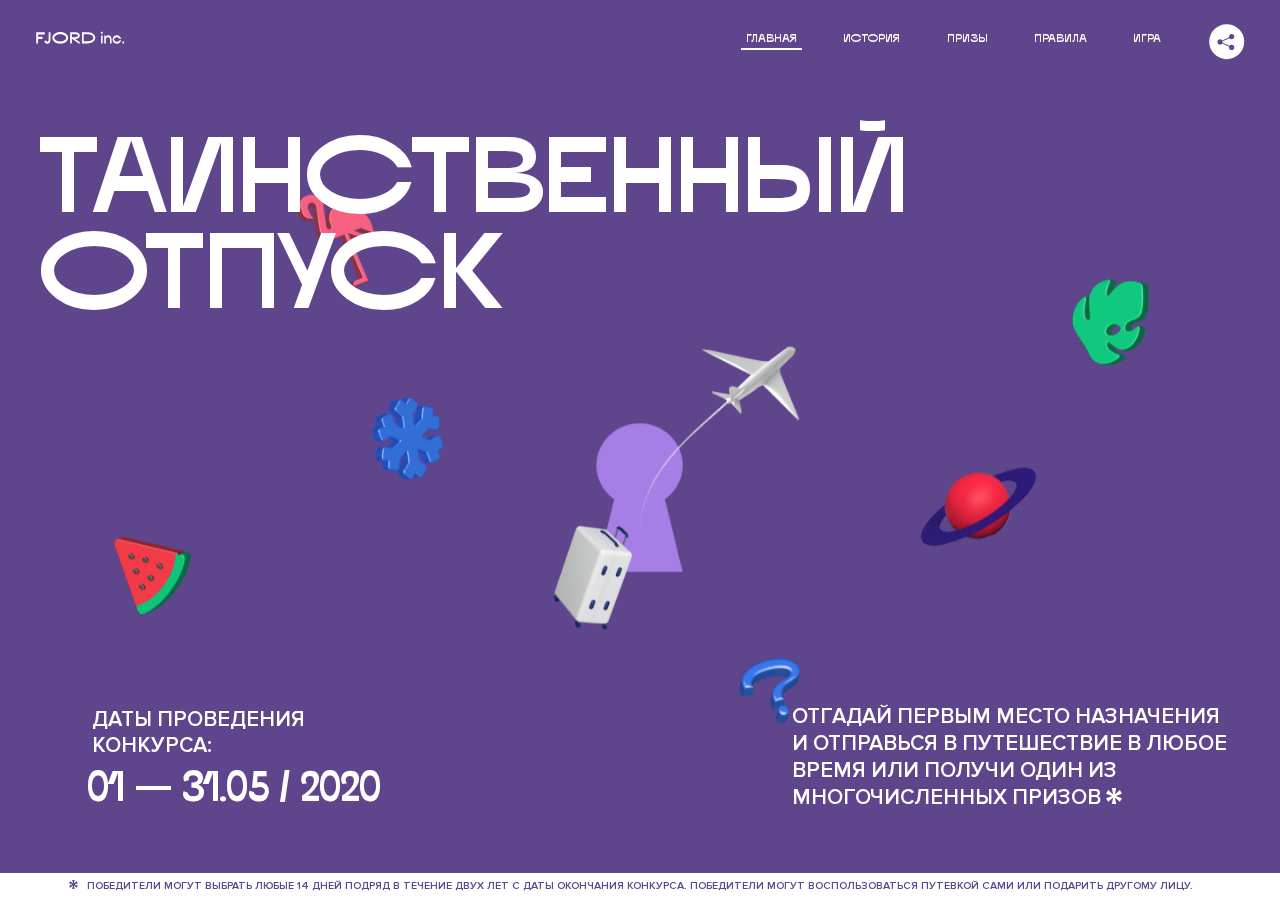
<file: 2/index.html>
<!DOCTYPE html>
<html lang="ru">
<head>
  <meta charset="UTF-8">
  <meta name="description" content="">
  <meta name="viewport" content="width=device-width, initial-scale=1.0">
  <meta http-equiv="X-UA-Compatible" content="ie=edge">
  <title>Mysterious Vacation</title>
<link href="css/style.min.css" rel="stylesheet">  <base href="https://htmlacademy-animation.github.io/1309637-magic-vacation-1/2/">
</head>
<body>

  <header class="page-header js-header">
    <div class="page-header__wrapper">
      <a href="#" class="page-header__logo" aria-label="Перейти на страницу FJORD.Inc">
        <svg width="100" height="15" viewBox="0 0 100 15" fill="none" xmlns="http://www.w3.org/2000/svg">
          <path d="M0.26 1.4V14H2.276V8.906H7.334V6.44H2.276V3.848H9.872V1.4H0.26ZM12.733 14.36C15.127 14.36 16.243 12.65 16.243 9.5V1.4H14.263V8.96C14.263 11.21 13.723 11.876 12.733 11.876C11.833 11.876 11.473 11.3 11.347 10.58L9.36702 10.94C9.63702 13.046 10.663 14.36 12.733 14.36ZM18.3918 7.7C18.3918 11.372 22.3878 14.36 27.3198 14.36C32.2518 14.36 36.2478 11.372 36.2478 7.7C36.2478 4.028 32.2518 1.04 27.3198 1.04C22.3878 1.04 18.3918 4.028 18.3918 7.7ZM20.6058 7.7C20.6058 5.378 23.6118 3.524 27.3198 3.524C30.9918 3.524 33.9798 5.378 33.9798 7.7C33.9798 10.004 30.9918 11.858 27.3198 11.858C23.6118 11.858 20.6058 10.004 20.6058 7.7ZM40.403 14V8.906H40.799L49.079 14.702V12.38L44.039 8.906H44.201C47.999 8.906 49.277 7.304 49.277 5.162C49.277 3.092 47.999 1.4 44.201 1.4H38.387V14H40.403ZM43.535 3.722C45.785 3.722 47.045 4.136 47.045 5.432C47.045 6.764 45.785 7.034 43.535 7.034H40.403V3.722H43.535ZM51.6936 1.382V14H57.8676C62.7456 14 66.7236 11.534 66.7236 7.7C66.7236 3.848 62.7456 1.382 57.8676 1.382H51.6936ZM53.7096 11.624V3.722H57.5436C61.5396 3.722 64.4916 5.018 64.4916 7.7C64.4916 10.238 61.5396 11.624 57.5436 11.624H53.7096ZM73.1832 14.018H74.9832V5H73.1832V14.018ZM72.9132 1.976C72.9132 2.57 73.3992 3.092 74.0832 3.092C74.7492 3.092 75.2352 2.57 75.2352 1.976C75.2352 1.382 74.7672 0.805999 74.0832 0.805999C73.3812 0.805999 72.9132 1.382 72.9132 1.976ZM76.7867 14H78.5687V9.104C78.7487 8.006 79.5947 6.962 81.0887 6.962C82.1147 6.962 83.2667 7.448 83.2667 9.554V14H85.0487V9.014C85.0487 6.152 83.2307 4.73 81.3587 4.73C79.9187 4.73 79.0727 5.558 78.5687 6.854V5H76.7867V14ZM90.9898 14.27C93.5098 14.27 95.3818 12.506 95.7238 10.328H94.0498C93.7258 11.3 92.6998 12.02 90.9898 12.02C88.8478 12.02 87.7678 10.922 87.7678 9.59C87.7678 8.24 88.8478 6.962 90.9898 6.962C92.7538 6.962 93.7978 7.844 94.0858 8.924H95.7418C95.4358 6.71 93.6178 4.73 90.9898 4.73C88.0918 4.73 86.1298 7.124 86.1298 9.59C86.1298 12.074 88.1278 14.27 90.9898 14.27ZM97.0693 12.938C97.0693 13.658 97.5553 14.144 98.2753 14.144C98.9953 14.144 99.4813 13.658 99.4813 12.938C99.4813 12.2 98.9953 11.714 98.2753 11.714C97.5553 11.714 97.0693 12.2 97.0693 12.938Z" fill="currentColor"></path>
        </svg>
      </a>
      <button class="page-header__toggler js-menu-toggler" type="button" aria-label="Управление мобильным меню"><span>Меню</span></button>
      <nav class="page-header__nav">
        <div class="page-header__menu js-menu" id="menu">
          <ul>
            <li>
              <a class="js-menu-link active" href="#top" data-href="top">главная</a>
            </li>
            <li>
              <a class="js-menu-link" href="#story" data-href="story">история</a>
            </li>
            <li>
              <a class="js-menu-link" href="#prizes" data-href="prizes">призы</a>
            </li>
            <li>
              <a class="js-menu-link" href="#rules" data-href="rules">правила</a>
            </li>
            <li>
              <a class="js-menu-link" href="#game" data-href="game">игра</a>
            </li>
          </ul>
        </div>
        <div class="page-header__social">
          <div class="social-block js-social-block">
            <button class="social-block__toggler" aria-label="Управлять блоком с социальными кнопками">
              <svg width="26" height="22" viewBox="0 0 27 22" fill="none" xmlns="http://www.w3.org/2000/svg">
                <path d="M19.6721 7.43664C21.6273 7.43664 23.213 5.85095 23.213 3.89566C23.213 1.94037 21.6273 0.354675 19.6721 0.354675C17.7168 0.354675 16.1311 1.94037 16.1311 3.89566C16.1311 4.19968 16.1728 4.49178 16.2458 4.77345L7.21751 8.95527C6.57519 8.05214 5.52303 7.46049 4.33078 7.46049C2.37549 7.46049 0.789795 9.04618 0.789795 11.0015C0.789795 12.9568 2.37549 14.5425 4.33078 14.5425C5.52303 14.5425 6.57668 13.9508 7.21751 13.0477L16.2458 17.2295C16.1743 17.5112 16.1311 17.8033 16.1311 18.1073C16.1311 20.0626 17.7168 21.6483 19.6721 21.6483C21.6273 21.6483 23.213 20.0626 23.213 18.1073C23.213 16.152 21.6273 14.5663 19.6721 14.5663C18.4798 14.5663 17.4262 15.158 16.7853 16.0611L7.75701 11.8793C7.82854 11.5976 7.87176 11.3055 7.87176 11.0015C7.87176 10.6974 7.83003 10.4053 7.75701 10.1237L16.7853 5.94186C17.4262 6.84499 18.4783 7.43664 19.6721 7.43664Z" fill="currentColor"></path>
              </svg>
            </button>
            <ul class="social-block__list">
              <li>
                <a class="social-block__link social-block__link--fb" href="#" aria-label="Мы на Facebook">
                  <svg width="8" height="17" viewBox="0 0 8 17" fill="none" xmlns="http://www.w3.org/2000/svg">
                    <path d="M4.24646 16.9899H1.09275L1.05793 8.49828H0V5.30707H1.05793V3.81124C1.05793 1.42084 2.57654 0 5.21735 0H7.41758V3.18585H5.30841C4.28262 3.18585 4.2478 3.48582 4.2478 4.24914V5.30707H7.42964L7.16716 8.49828H4.2478V16.9899H4.24646Z" fill="currentColor"></path>
                  </svg>
                </a>
              </li>
              <li>
                <a class="social-block__link social-block__link--insta" href="#" aria-label="Мы в Instagram">
                  <svg width="15" height="15" viewBox="0 0 15 15" fill="none" xmlns="http://www.w3.org/2000/svg">
                    <path d="M11.0197 0H4.19806C2.14246 0 0.471191 1.66993 0.471191 3.72285V10.5499C0.471191 12.6082 2.14112 14.2727 4.19806 14.2727H11.0197C13.0753 14.2727 14.7466 12.6082 14.7466 10.5499V3.72285C14.7466 1.67127 13.0753 0 11.0197 0ZM11.0197 12.4849H4.19806C3.13076 12.4849 2.26432 11.6158 2.26432 10.5512V3.72419C2.26432 2.65956 3.13076 1.79715 4.19806 1.79715H11.0197C12.087 1.79715 12.9535 2.6609 12.9535 3.72419V10.5512C12.9535 11.6145 12.087 12.4849 11.0197 12.4849Z" fill="currentColor"></path>
                    <path d="M7.60887 3.11084C5.38989 3.11084 3.58203 4.9187 3.58203 7.14036C3.58203 9.35532 5.38989 11.1645 7.60887 11.1645C9.83053 11.1645 11.6357 9.35666 11.6357 7.14036C11.6357 4.9187 9.83053 3.11084 7.60887 3.11084ZM7.60887 9.36871C6.37551 9.36871 5.37784 8.37372 5.37784 7.14036C5.37784 5.90699 6.37551 4.90665 7.60887 4.90665C8.83822 4.90665 9.84259 5.90833 9.84259 7.14036C9.84392 8.37238 8.83822 9.36871 7.60887 9.36871Z" fill="currentColor"></path>
                    <path d="M11.3573 2.35962C10.8256 2.35962 10.3931 2.79752 10.3931 3.32381C10.3931 3.85546 10.8256 4.29336 11.3573 4.29336C11.8862 4.29336 12.3215 3.85546 12.3215 3.32381C12.3215 2.79752 11.8862 2.35962 11.3573 2.35962Z" fill="currentColor"></path>
                  </svg>
                </a>
              </li>
              <li>
                <a class="social-block__link social-block__link--vk" href="#" aria-label="Мы ВКонтакте">
                  <svg width="17" height="10" viewBox="0 0 17 10" fill="none" xmlns="http://www.w3.org/2000/svg">
                    <path d="M14.1234 4.9002C14.1234 4.9002 16.3623 1.72708 16.5866 0.680242C16.6595 0.312285 16.4947 0.103188 16.1069 0.103188C16.1069 0.103188 14.8193 0.103188 14.168 0.103188C13.7235 0.103188 13.5587 0.293278 13.4235 0.579768C13.4235 0.579768 12.3724 2.82553 11.0969 4.24712C10.6861 4.70333 10.4781 4.84318 10.2511 4.84318C10.0646 4.84318 9.98625 4.6911 9.98625 4.27834V0.649016C9.98625 0.147997 9.92545 0.00135496 9.5066 0.00135496H6.39628C6.15578 0.00135496 6.0085 0.134417 6.0085 0.324506C6.0085 0.801084 6.73406 0.908351 6.73406 2.20231V4.87305C6.73406 5.40529 6.70569 5.61575 6.45303 5.61575C5.78016 5.61575 4.19528 3.30618 3.30623 0.678887C3.12923 0.145282 2.93737 0 2.43475 0H0.486409C0.205373 0 0 0.190085 0 0.476576C0 0.991172 0.60666 3.40801 2.99277 6.64358C4.59927 8.8201 6.70569 10 8.60269 10C9.76196 10 10.0416 9.80312 10.0416 9.31432V7.63883C10.0416 7.22607 10.2065 7.04956 10.4429 7.04956C10.7078 7.04956 11.1847 7.13238 12.2805 8.22268C13.5843 9.47862 13.6762 10 14.3896 10H16.5676C16.7919 10 17 9.89273 17 9.52342C17 9.02919 16.3623 8.15343 15.384 7.10659C14.9801 6.56755 14.3302 5.98914 14.1248 5.72301C13.8275 5.40801 13.9154 5.23014 14.1234 4.9002Z" fill="currentColor"></path>
                  </svg>
                </a>
              </li>
            </ul>
          </div>
        </div>
      </nav>
    </div>
  </header>

  <main class="page-content">

    <section class="animation-screen"></section>

    <section class="screen screen--hidden screen--intro" id="top">
      <div class="screen__wrapper">
        <div class="intro">
          <h1 class="intro__title">Таинственный отпуск</h1>
          <div class="intro__content">
            <div class="intro__info">
              <p class="intro__label">Даты проведения конкурса:</p>
              <p class="intro__date">01 — 31.05 / 2020</p>
            </div>
            <div class="intro__message">
              <p>
                Отгадай первым место назначения и&nbsp;отправься в&nbsp;путешествие в&nbsp;любое время или получи один из многочисленных призов
                <svg width="16" height="16" viewBox="0 0 10 10" fill="none" xmlns="http://www.w3.org/2000/svg">
                  <path d="M0 6.35337L3.90271 4.99012L0 3.64663L1.34615 1.32374L4.44287 4.01073L3.67364 0H6.34615L5.57692 4.01073L8.65385 1.32374L10 3.64663L6.13405 4.99012L10 6.35337L8.65385 8.65651L5.57692 5.98927L6.34615 10H3.67364L4.44287 5.96952L1.34615 8.65651L0 6.35337Z" fill="currentColor"></path>
                </svg>
              </p>
            </div>
          </div>
        </div>
      </div>
      <div class="screen__footer js-footer">
        <button class="screen__footer-enlarge js-footer-toggler" type="button" aria-label="Показать сообщение">
          <svg width="10" height="10" viewBox="0 0 10 10" fill="none" xmlns="http://www.w3.org/2000/svg">
            <path d="M0 6.35337L3.90271 4.99012L0 3.64663L1.34615 1.32374L4.44287 4.01073L3.67364 0H6.34615L5.57692 4.01073L8.65385 1.32374L10 3.64663L6.13405 4.99012L10 6.35337L8.65385 8.65651L5.57692 5.98927L6.34615 10H3.67364L4.44287 5.96952L1.34615 8.65651L0 6.35337Z" fill="currentColor"></path>
          </svg>
        </button>
        <button class="screen__footer-collapse js-footer-toggler" type="button" aria-label="Скрыть сообщение">
          <svg width="13" height="13" viewBox="0 0 13 13" fill="none" xmlns="http://www.w3.org/2000/svg">
            <line x1="12.3536" y1="0.353553" x2="0.738349" y2="11.9688" stroke="currentColor"></line>
            <line x1="0.738319" y1="0.539925" x2="12.3535" y2="12.1551" stroke="currentColor"></line>
          </svg>
        </button>
        <div class="screen__footer-wrapper">
          <div class="screen__footer-announce">
            <p class="screen__footer-label">Даты проведения конкурса:</p>
            <p class="screen__footer-date">01 — 31.05 / 2020</p>
          </div>
          <div class="screen__footer-note">
            <p>
              <svg width="10" height="10" viewBox="0 0 10 10" fill="none" xmlns="http://www.w3.org/2000/svg">
                <path d="M0 6.35337L3.90271 4.99012L0 3.64663L1.34615 1.32374L4.44287 4.01073L3.67364 0H6.34615L5.57692 4.01073L8.65385 1.32374L10 3.64663L6.13405 4.99012L10 6.35337L8.65385 8.65651L5.57692 5.98927L6.34615 10H3.67364L4.44287 5.96952L1.34615 8.65651L0 6.35337Z" fill="currentColor"></path>
              </svg>
              <span>Победители могут выбрать любые 14 дней подряд в&nbsp;течение двух лет с&nbsp;даты окончания конкурса. Победители могут воспользоваться путевкой сами или подарить другому лицу.</span>
            </p>
          </div>
        </div>
      </div>
    </section>

    <section class="screen screen--hidden screen--story" id="story">

      <div class="slider swiper-container js-slider">

        <div class="swiper-wrapper">

          <div class="slider__item swiper-slide">
            <h2 class="slider__item-title">История</h2>
            <p class="slider__item-text">Джеймс Таргет был основателем компании &laquo;Fjord Inc.&raquo;. С&nbsp;1965 года &laquo;Fjord Inc.&raquo; прославилась надёжными и&nbsp;удобными чемоданами и&nbsp;аксессуарами для туристов.</p>
          </div>

          <div class="slider__item swiper-slide">
            <p class="slider__item-text">Когда Джеймсу было 7&nbsp;лет, в&nbsp;их&nbsp;доме гостил дядюшка и&nbsp;развлекал детей рассказами о&nbsp;своей поездке в&nbsp;место, показавшееся малышу Таргету невероятным. Тогда Джеймс решил, что однажды посетит его, но&nbsp;не&nbsp;будет рассказывать о&nbsp;мечте, пока не&nbsp;осуществит.</p>
          </div>

          <div class="slider__item swiper-slide">
            <p class="slider__item-text">Джеймс Таргет стал увлеченным путешественником. Он&nbsp;посетил 5&nbsp;континентов, 126&nbsp;стран.</p>
          </div>

          <div class="slider__item swiper-slide">
            <p class="slider__item-text">Он&nbsp;сплавлялся по&nbsp;Амазонке и&nbsp;погружался в&nbsp;пещеры Франции, медитировал в&nbsp;горах Тибета и&nbsp;пожимал руку вождя племени Акугауа.</p>
          </div>

          <div class="slider__item swiper-slide">
            <p class="slider__item-text">Из&nbsp;своих поездок Джеймс Таргет привозил идеи, как сделать свои чемоданы &laquo;Fjord Inc.&raquo; удобными и&nbsp;приспособленными к&nbsp;разным дорожным условиям.</p>
          </div>

          <div class="slider__item swiper-slide">
            <p class="slider__item-text">Всё это время Джеймс не&nbsp;оставлял идею поездки своей мечты. Однако, как только он&nbsp;брался за&nbsp;планирование, возникали препятствия, не&nbsp;позволяющие отправиться туда.</p>
          </div>

          <div class="slider__item swiper-slide">
            <p class="slider__item-text">В&nbsp;возрасте 67&nbsp;лет Джеймс Таргет попал под лавину и&nbsp;погиб. В&nbsp;своём завещании он&nbsp;поручил отправить в&nbsp;заветное путешествие трёх смельчаков, единых с&nbsp;ним духом.</p>
          </div>

          <div class="slider__item swiper-slide">
            <p class="slider__item-text">Тех, кто сможет узнать таинственное место, задавая вопросы специально обученному ИИ&nbsp;&laquo;Соне&raquo;, ждет фантастическое путешествие.</p>
          </div>
        </div>
        <div class="slider__controls">
          <button class="slider__control slider__control--prev js-control-prev" type="button" aria-label="Показать предыдущую историю">
            <svg width="12" height="22" viewBox="0 0 12 22" fill="none" xmlns="http://www.w3.org/2000/svg">
              <path d="M11 1L1 11L11 21" stroke="currentColor" stroke-width="2" stroke-linejoin="round"></path>
            </svg>
          </button>
          <button class="slider__control slider__control--next js-control-next" type="button" aria-label="Показать следующую историю">
            <svg width="12" height="22" viewBox="0 0 12 22" fill="none" xmlns="http://www.w3.org/2000/svg">
              <path d="M1 1L11 11L1 21" stroke="currentColor" stroke-width="2" stroke-linejoin="round"></path>
            </svg>
          </button>
        </div>
        <div class="slider__pagination swiper-pagination"></div>
      </div>
    </section>

    <section class="screen screen--hidden screen--prizes" id="prizes">
      <div class="screen__wrapper">
        <div class="prizes">
          <h2 class="prizes__title">ПРизы</h2>
          <div class="prizes__lead">
            <p>Найди ответ и&nbsp;получи один из&nbsp;призов:</p>
          </div>
          <ul class="prizes__list">
            <li class="prizes__item prizes__item--journeys">
              <div class="prizes__icon">
                <picture>
                  <source srcset="img/prize1-mob.svg" media="(orientation: portrait)">
                  <img src="img/prize1.svg" alt="">
                </picture>
              </div>
              <p class="prizes__desc">
                <b>3</b>
                <span>загадочных путешествия</span>
              </p>
            </li>
            <li class="prizes__item prizes__item--cases">
              <div class="prizes__icon">
                <picture>
                  <source srcset="img/prize2-mob.svg" media="(orientation: portrait)">
                  <img src="img/prize2.svg" alt="">
                </picture>
              </div>
              <p class="prizes__desc">
                <b>7</b>
                <span>надежных чемоданов</span>
              </p>
            </li>
            <li class="prizes__item prizes__item--codes">
              <div class="prizes__icon">
                <picture>
                  <source srcset="img/prize3-mob.svg" media="(orientation: portrait)">
                  <img src="img/prize3.svg" alt="">
                </picture>
              </div>
              <p class="prizes__desc">
                <b>900</b>
                <span>
                  промокодов на&nbsp;скидку 15%
                  <svg width="10" height="10" viewBox="0 0 10 10" fill="none" xmlns="http://www.w3.org/2000/svg">
                    <path d="M0 6.35337L3.90271 4.99012L0 3.64663L1.34615 1.32374L4.44287 4.01073L3.67364 0H6.34615L5.57692 4.01073L8.65385 1.32374L10 3.64663L6.13405 4.99012L10 6.35337L8.65385 8.65651L5.57692 5.98927L6.34615 10H3.67364L4.44287 5.96952L1.34615 8.65651L0 6.35337Z" fill="currentColor"></path>
                  </svg>
                </span>
              </p>
            </li>
          </ul>
        </div>
      </div>
      <div class="screen__footer js-footer">
        <button class="screen__footer-enlarge js-footer-toggler" type="button" aria-label="Показать сообщение">
          <svg width="10" height="10" viewBox="0 0 10 10" fill="none" xmlns="http://www.w3.org/2000/svg">
            <path d="M0 6.35337L3.90271 4.99012L0 3.64663L1.34615 1.32374L4.44287 4.01073L3.67364 0H6.34615L5.57692 4.01073L8.65385 1.32374L10 3.64663L6.13405 4.99012L10 6.35337L8.65385 8.65651L5.57692 5.98927L6.34615 10H3.67364L4.44287 5.96952L1.34615 8.65651L0 6.35337Z" fill="currentColor"></path>
          </svg>
        </button>
        <button class="screen__footer-collapse js-footer-toggler" type="button" aria-label="Скрыть сообщение">
          <svg width="13" height="13" viewBox="0 0 13 13" fill="none" xmlns="http://www.w3.org/2000/svg">
            <line x1="12.3536" y1="0.353553" x2="0.738349" y2="11.9688" stroke="currentColor"></line>
            <line x1="0.738319" y1="0.539925" x2="12.3535" y2="12.1551" stroke="currentColor"></line>
          </svg>
        </button>
        <div class="screen__footer-wrapper">
          <div class="screen__footer-announce">
            <p class="screen__footer-label">Даты проведения конкурса:</p>
            <p class="screen__footer-date">01 — 31.05 / 2020</p>
          </div>
          <div class="screen__footer-note">
            <p>
              <svg width="10" height="10" viewBox="0 0 10 10" fill="none" xmlns="http://www.w3.org/2000/svg">
                <path d="M0 6.35337L3.90271 4.99012L0 3.64663L1.34615 1.32374L4.44287 4.01073L3.67364 0H6.34615L5.57692 4.01073L8.65385 1.32374L10 3.64663L6.13405 4.99012L10 6.35337L8.65385 8.65651L5.57692 5.98927L6.34615 10H3.67364L4.44287 5.96952L1.34615 8.65651L0 6.35337Z" fill="currentColor"></path>
              </svg>
              <span>Скидка&nbsp;15% на&nbsp;единоразовое приобретение путёвки с&nbsp;1&nbsp;июня 2020 по&nbsp;31&nbsp;мая 2022&nbsp;года. Суммируется с&nbsp;другими акциями</span>
            </p>
          </div>
        </div>
      </div>
    </section>

    <section class="screen screen--hidden screen--rules" id="rules">
      <div class="screen__wrapper">
        <div class="rules">
          <h2 class="rules__title">Правила</h2>
          <div class="rules__lead">
            <p>Для того чтобы получить наследство Джеймса Таргета, тебе нужно выведать у&nbsp;&laquo;Сони&raquo;, куда предстоит отправиться тебе в&nbsp;случае победы</p>
          </div>
          <ol class="rules__list">
            <li class="rules__item">
              <p>Тебе отводится <br>5&nbsp;минут</p>
            </li>
            <li class="rules__item">
              <p>Задавай любые вопросы в&nbsp;текстовом поле</p>
            </li>
            <li class="rules__item">
              <p>Нажимай кнопку &laquo;Узнать&raquo;, чтобы получить ответ</p>
            </li>
            <li class="rules__item">
              <p>&laquo;Соня&raquo; может отвечать только&nbsp;Да или Нет</p>
            </li>
          </ol>
          <a href="#game" class="rules__link btn">Погнали!</a>
        </div>
      </div>
      <div class="screen__disclaimer">
        <div class="disclaimer">
          <ul>
            <li>
              <a href="#">Правовая информация</a>
            </li>
            <li>
              <a href="#">Подробные правила</a>
            </li>
          </ul>
        </div>
      </div>
    </section>

    <section class="screen screen--hidden screen--game" id="game">
      <div class="screen__wrapper">
        <div class="game">
          <div class="game__header">
            <h2 class="game__title">Игра</h2>
            <div class="game__counter">
              <span>05</span>:<span>00</span>
            </div>
          </div>
          <div class="game__body">
            <div class="chat">
              <div class="chat__body js-chat">
                <ul class="chat__list" id="messages"></ul>
              </div>
              <div class="chat__footer">
                <form action="#" method="post" class="form" id="message-form">
                  <label for="message-field" class="visually-hidden">Поле для ввода вопроса</label>
                  <div class="form__field-wrapper">
                    <div class="form__field-animated">
                      <input type="text" class="form__field form__field--text" id="message-field">
                    </div>
                  </div>
                  <button class="form__button btn">
                    Узнать
                    <svg width="18" height="19" viewBox="0 0 18 19" fill="none" xmlns="http://www.w3.org/2000/svg">
                      <path stroke="currentColor" stroke-width="2" d="M9 19V1"></path>
                      <path d="M1 9l8-8 8 8" stroke="currentColor" stroke-width="2" stroke-linejoin="round"></path>
                    </svg>
                  </button>
                </form>
              </div>
            </div>
          </div>
          <!-- временные кнопки для показа результата -->
          <div class="game__buttons">
            <button class="game__button btn js-show-result" type="button" data-target="result">Положительный результат</button>
            <button class="game__button btn js-show-result" type="button" data-target="result2">Положительный результат - 2</button>
            <button class="game__button btn js-show-result" type="button" data-target="result3">Отрицательный результат</button>
          </div>
        </div>
      </div>
    </section>

    <section class="screen screen--hidden screen--result" id="result">
      <div class="screen__wrapper">
        <div class="result result--trip">
          <div class="result__image">
            <picture>
              <source srcset="img/result1-mob.png 1x, img/result1-mob@2x.png 2x" media="(max-width: 768px) and (orientation: portrait)">
              <img src="img/result1.png" srcset="img/result1@2x.png 2x" alt="">
            </picture>
          </div>
          <h2 class="result__title">
            <span class="visually-hidden">ПОбеда!</span>
            <svg xmlns="http://www.w3.org/2000/svg" viewBox="0 0 568.85 109.24">
              <path d="M16,24.44V92H2.6V8H75V92H61.52V24.44H16Z" transform="translate(-2.1 -1.5)" fill="none" stroke="currentColor"></path>
              <path d="M148.76,5.6c32.88,0,59.52,19.92,59.52,44.4s-26.64,44.4-59.52,44.4S89.24,74.48,89.24,50,115.88,5.6,148.76,5.6Zm0,72.12c24.48,0,44.4-12.36,44.4-27.72s-19.92-27.84-44.4-27.84C124,22.16,104,34.52,104,50S124,77.72,148.76,77.72Z" transform="translate(-2.1 -1.5)" fill="none" stroke="currentColor"></path>
              <path d="M287.36,8V24.44H236v14.4h25.32c25.44,0,34,11.16,34,26.52,0,15.6-8.52,26.64-34,26.64H222.56V8h64.8ZM256.88,76.52c15.12,0,23.52-2,23.52-11.52S272,54.44,256.88,54.44H236V76.52h20.88Z" transform="translate(-2.1 -1.5)" fill="none" stroke="currentColor"></path>
              <path d="M371.47,8V24.44H320.84V41.6h33.6V58h-33.6V75.56h50.64V92H307.4V8h64.08Z" transform="translate(-2.1 -1.5)" fill="none" stroke="currentColor"></path>
              <path d="M382.39,110.24V75.56h7.44c4.56-4.68,7.8-18.36,8.76-56L399,8h48.6V75.56h10v34.68H442.87V92H397v18.24H382.39Zm51.72-34.68V24.44H411.55v3.12c-0.48,22.44-3.24,37.68-7.2,48h29.76Z" transform="translate(-2.1 -1.5)" fill="none" stroke="currentColor"></path>
              <path d="M463.75,92l28-84h27.12l28.08,84H533.47l-7.8-23.52h-37.8L480.07,92H463.75Zm56.64-40L507,11.84,493.51,52h26.88Z" transform="translate(-2.1 -1.5)" fill="none" stroke="currentColor"></path>
              <path d="M554.12,70.4L555.55,2H569l1.44,68.4H554.12Zm8.28,6.36c4.8,0,8,3.24,8,8.16a8,8,0,1,1-16.08,0C554.35,80,557.59,76.76,562.39,76.76Z" transform="translate(-2.1 -1.5)" fill="none" stroke="currentColor"></path>
            </svg>
          </h2>
          <div class="result__text">
            <p>ты&nbsp;отправляешься в&nbsp;Арктику!</p>
          </div>
          <div class="result__form">
            <form action="#" method="post" class="form form--result">
              <label for="email-field" class="form__label">зарегистрируй результат</label>
              <input type="email" class="form__field" id="email-field" placeholder="e-mail для регистации результата и получения приза" required="">
              <button class="form__button btn">
                отправить
                <svg width="18" height="19" viewBox="0 0 18 19" fill="none" xmlns="http://www.w3.org/2000/svg">
                  <path stroke="currentColor" stroke-width="2" d="M9 19V1"></path>
                  <path d="M1 9l8-8 8 8" stroke="currentColor" stroke-width="2" stroke-linejoin="round"></path>
                </svg>
              </button>
            </form>
          </div>
        </div>
      </div>
    </section>

    <section class="screen screen--hidden screen--result" id="result2">
      <div class="screen__wrapper">
        <div class="result result--prize">
          <div class="result__image">
            <picture>
              <source srcset="img/result2-mob.png 1x, img/result2-mob@2x.png 2x" media="(max-width: 768px) and (orientation: portrait)">
              <img src="img/result2.png" srcset="img/result2@2x.png 2x" alt="">
            </picture>
          </div>
          <h2 class="result__title">
            <span class="visually-hidden">ПОбеда!</span>
            <svg xmlns="http://www.w3.org/2000/svg" viewBox="0 0 568.85 109.24">
              <path d="M16,24.44V92H2.6V8H75V92H61.52V24.44H16Z" transform="translate(-2.1 -1.5)" fill="none" stroke="currentColor"></path>
              <path d="M148.76,5.6c32.88,0,59.52,19.92,59.52,44.4s-26.64,44.4-59.52,44.4S89.24,74.48,89.24,50,115.88,5.6,148.76,5.6Zm0,72.12c24.48,0,44.4-12.36,44.4-27.72s-19.92-27.84-44.4-27.84C124,22.16,104,34.52,104,50S124,77.72,148.76,77.72Z" transform="translate(-2.1 -1.5)" fill="none" stroke="currentColor"></path>
              <path d="M287.36,8V24.44H236v14.4h25.32c25.44,0,34,11.16,34,26.52,0,15.6-8.52,26.64-34,26.64H222.56V8h64.8ZM256.88,76.52c15.12,0,23.52-2,23.52-11.52S272,54.44,256.88,54.44H236V76.52h20.88Z" transform="translate(-2.1 -1.5)" fill="none" stroke="currentColor"></path>
              <path d="M371.47,8V24.44H320.84V41.6h33.6V58h-33.6V75.56h50.64V92H307.4V8h64.08Z" transform="translate(-2.1 -1.5)" fill="none" stroke="currentColor"></path>
              <path d="M382.39,110.24V75.56h7.44c4.56-4.68,7.8-18.36,8.76-56L399,8h48.6V75.56h10v34.68H442.87V92H397v18.24H382.39Zm51.72-34.68V24.44H411.55v3.12c-0.48,22.44-3.24,37.68-7.2,48h29.76Z" transform="translate(-2.1 -1.5)" fill="none" stroke="currentColor"></path>
              <path d="M463.75,92l28-84h27.12l28.08,84H533.47l-7.8-23.52h-37.8L480.07,92H463.75Zm56.64-40L507,11.84,493.51,52h26.88Z" transform="translate(-2.1 -1.5)" fill="none" stroke="currentColor"></path>
              <path d="M554.12,70.4L555.55,2H569l1.44,68.4H554.12Zm8.28,6.36c4.8,0,8,3.24,8,8.16a8,8,0,1,1-16.08,0C554.35,80,557.59,76.76,562.39,76.76Z" transform="translate(-2.1 -1.5)" fill="none" stroke="currentColor"></path>
            </svg>
          </h2>
          <div class="result__text">
            <p>чемодан &laquo;Fjord&nbsp;Inc.&raquo;&nbsp;твой</p>
          </div>
          <div class="result__form">
            <form action="#" method="post" class="form form--result">
              <label for="email-field2" class="form__label">зарегистрируй результат</label>
              <input type="email" class="form__field" id="email-field2" placeholder="e-mail для регистации результата и получения приза" required="">
              <button class="form__button btn">
                отправить
                <svg width="18" height="19" viewBox="0 0 18 19" fill="none" xmlns="http://www.w3.org/2000/svg">
                  <path stroke="currentColor" stroke-width="2" d="M9 19V1"></path>
                  <path d="M1 9l8-8 8 8" stroke="currentColor" stroke-width="2" stroke-linejoin="round"></path>
                </svg>
              </button>
            </form>
          </div>
        </div>
      </div>
    </section>

    <section class="screen screen--hidden screen--result" id="result3">
      <div class="screen__wrapper">
        <div class="result result--negative">
          <div class="result__image">
            <picture>
              <source srcset="img/result3-mob.png 1x, img/result3-mob@2x.png 2x" media="(max-width: 768px) and (orientation: portrait)">
              <img src="img/result3.png" srcset="img/result3@2x.png 2x" alt="">
            </picture>
          </div>
          <h2 class="result__title">
            <span class="visually-hidden">Не угадал!</span>
            <svg xmlns="http://www.w3.org/2000/svg" viewBox="0 0 660.77 109.24">
              <path d="M2.66,92V8H16.1V42.2H53.3V8H66.74V92H53.3V58.64H16.1V92H2.66Z" transform="translate(-2.16 -1.5)" fill="none" stroke="currentColor"></path>
              <path d="M147.62,8V24.44H97V41.6h33.6V58H97V75.56h50.64V92H83.54V8h64.08Z" transform="translate(-2.16 -1.5)" fill="none" stroke="currentColor"></path>
              <path d="M199.22,8l20.52,42.36L235.34,8h16.44l-31,84H204.38l9.48-25.92L185.78,8h13.44Z" transform="translate(-2.16 -1.5)" fill="none" stroke="currentColor"></path>
              <path d="M273.74,24.44V92H260.3V8h50.16V24.44H273.74Z" transform="translate(-2.16 -1.5)" fill="none" stroke="currentColor"></path>
              <path d="M307.1,92l28-84h27.12l28.08,84H376.82L369,68.48h-37.8L323.42,92H307.1Zm56.64-40L350.3,11.84,336.86,52h26.88Z" transform="translate(-2.16 -1.5)" fill="none" stroke="currentColor"></path>
              <path d="M396.38,110.24V75.56h7.44c4.56-4.68,7.8-18.36,8.76-56L412.94,8h48.6V75.56h10v34.68H456.86V92H411v18.24H396.38ZM448.1,75.56V24.44H425.54v3.12c-0.48,22.44-3.24,37.68-7.2,48H448.1Z" transform="translate(-2.16 -1.5)" fill="none" stroke="currentColor"></path>
              <path d="M477.74,92l28-84h27.12L560.9,92H547.46l-7.8-23.52h-37.8L494.06,92H477.74Zm56.64-40-13.44-40.2L507.5,52h26.88Z" transform="translate(-2.16 -1.5)" fill="none" stroke="currentColor"></path>
              <path d="M568.7,76.88a13.77,13.77,0,0,0,5,1c6.6,0,10.44-6.24,12-58.32L586.22,8h46.2V92H619V24.44H598.82l-0.12,3.12C597.14,81,589,94.4,573.74,94.4a28.55,28.55,0,0,1-6.72-.84Z" transform="translate(-2.16 -1.5)" fill="none" stroke="currentColor"></path>
              <path d="M646.1,70.4L647.54,2H661l1.44,68.4H646.1Zm8.28,6.36c4.8,0,8,3.24,8,8.16a8,8,0,0,1-16.08,0C646.34,80,649.58,76.76,654.38,76.76Z" transform="translate(-2.16 -1.5)" fill="none" stroke="currentColor"></path>
            </svg>
          </h2>
          <button class="result__button js-play" type="button">
            не сдавайся!
            <span>
              <svg width="27" height="22" viewBox="0 0 27 22" fill="none" xmlns="http://www.w3.org/2000/svg">
                <path d="M10.6899 1.47998C5.42992 1.47998 1.16992 5.73998 1.16992 11C1.16992 16.26 5.42992 20.52 10.6899 20.52C15.9499 20.52 20.2099 16.26 20.2099 11V7.13998" stroke="currentColor" stroke-width="2" stroke-miterlimit="10"></path>
                <path d="M15.1099 12.5099L20.1499 7.13989L25.3099 12.6299" stroke="currentColor" stroke-width="2" stroke-miterlimit="10" stroke-linejoin="round"></path>
              </svg>
            </span>
          </button>
        </div>
      </div>
    </section>

  </main>

<script src="js/script.js"></script></body>
</html>
</file>
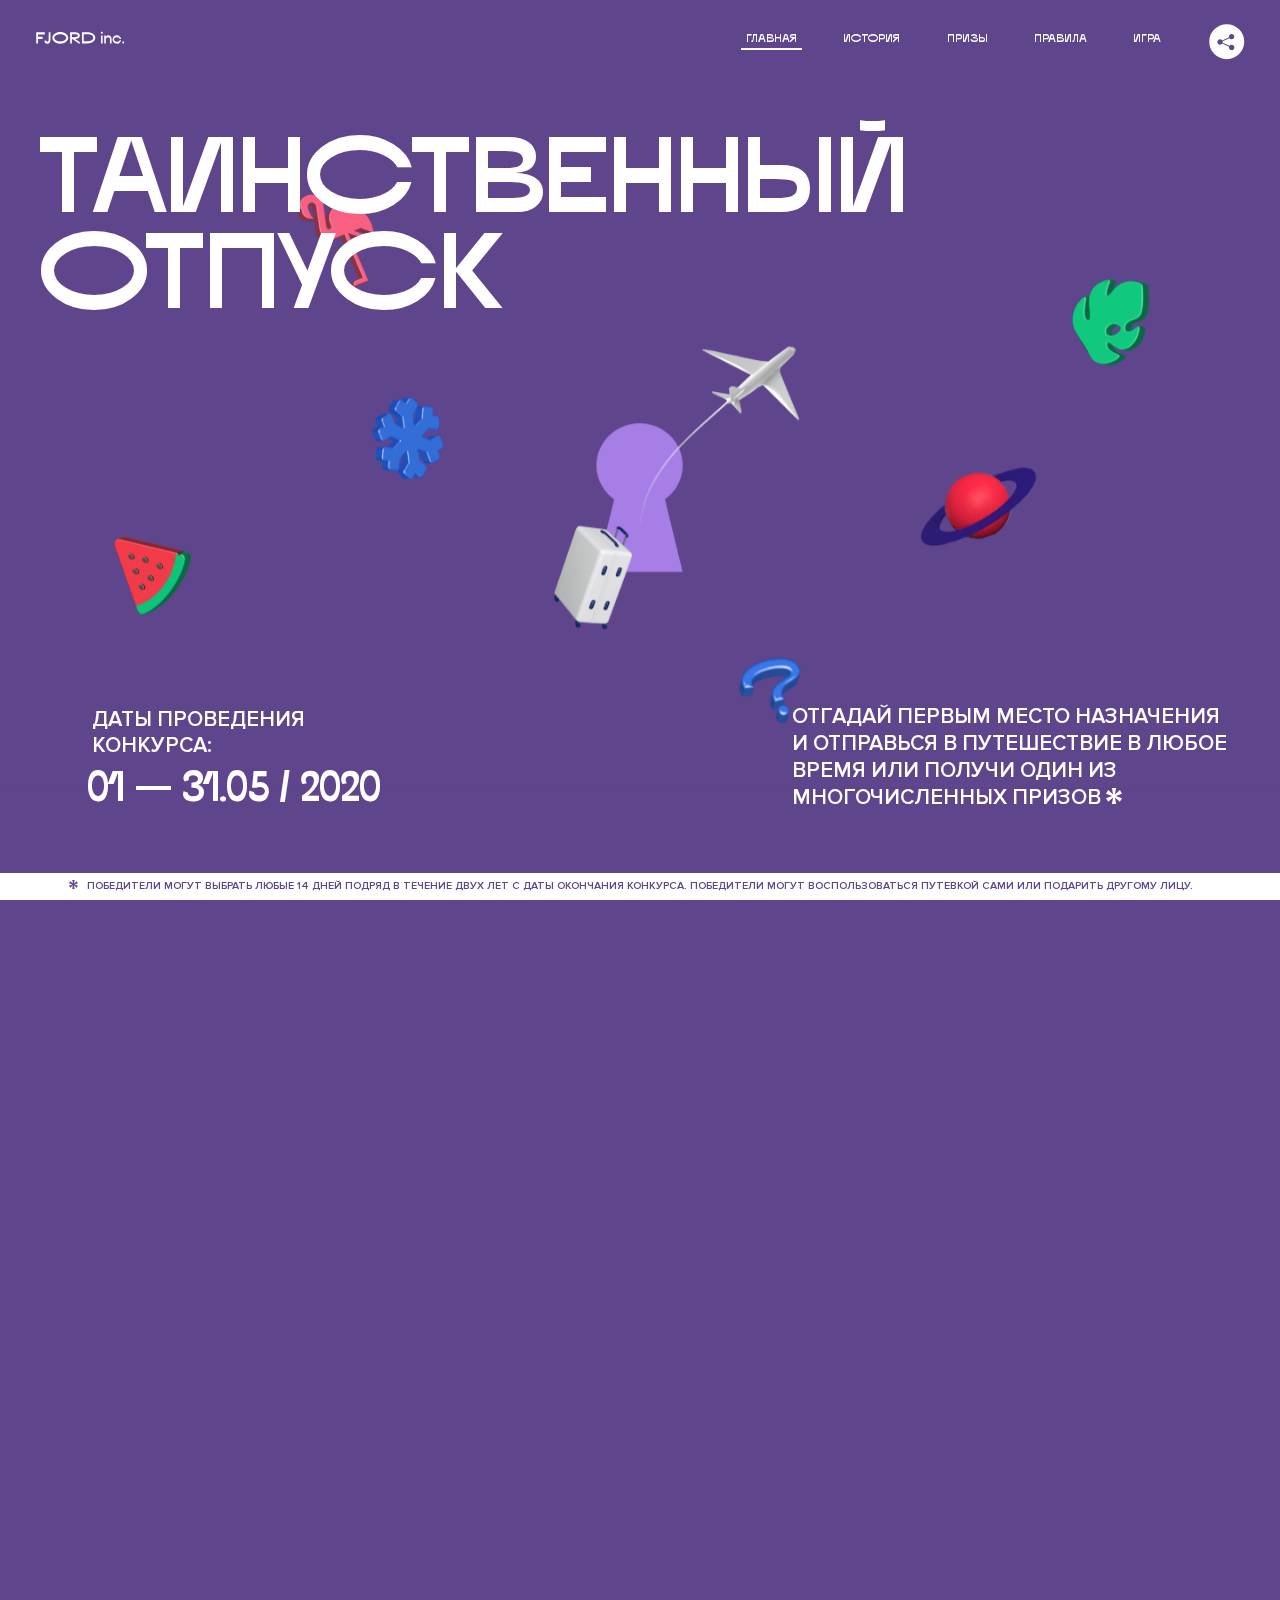
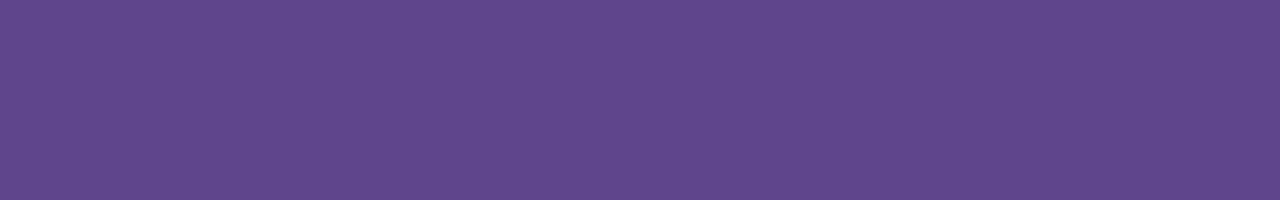
<file: 4/index.html>
<!DOCTYPE html>
<html lang="ru">
<head>
  <meta charset="UTF-8">
  <meta name="description" content="">
  <meta name="viewport" content="width=device-width, initial-scale=1.0">
  <meta http-equiv="X-UA-Compatible" content="ie=edge">
  <title>Mysterious Vacation</title>
<link href="css/style.min.css" rel="stylesheet">  <base href="https://htmlacademy-animation.github.io/1309637-magic-vacation-1/4/">
</head>
<body>

  <header class="page-header js-header">
    <div class="page-header__wrapper">
      <a href="#" class="page-header__logo" aria-label="Перейти на страницу FJORD.Inc">
        <svg width="100" height="15" viewBox="0 0 100 15" fill="none" xmlns="http://www.w3.org/2000/svg">
          <path d="M0.26 1.4V14H2.276V8.906H7.334V6.44H2.276V3.848H9.872V1.4H0.26ZM12.733 14.36C15.127 14.36 16.243 12.65 16.243 9.5V1.4H14.263V8.96C14.263 11.21 13.723 11.876 12.733 11.876C11.833 11.876 11.473 11.3 11.347 10.58L9.36702 10.94C9.63702 13.046 10.663 14.36 12.733 14.36ZM18.3918 7.7C18.3918 11.372 22.3878 14.36 27.3198 14.36C32.2518 14.36 36.2478 11.372 36.2478 7.7C36.2478 4.028 32.2518 1.04 27.3198 1.04C22.3878 1.04 18.3918 4.028 18.3918 7.7ZM20.6058 7.7C20.6058 5.378 23.6118 3.524 27.3198 3.524C30.9918 3.524 33.9798 5.378 33.9798 7.7C33.9798 10.004 30.9918 11.858 27.3198 11.858C23.6118 11.858 20.6058 10.004 20.6058 7.7ZM40.403 14V8.906H40.799L49.079 14.702V12.38L44.039 8.906H44.201C47.999 8.906 49.277 7.304 49.277 5.162C49.277 3.092 47.999 1.4 44.201 1.4H38.387V14H40.403ZM43.535 3.722C45.785 3.722 47.045 4.136 47.045 5.432C47.045 6.764 45.785 7.034 43.535 7.034H40.403V3.722H43.535ZM51.6936 1.382V14H57.8676C62.7456 14 66.7236 11.534 66.7236 7.7C66.7236 3.848 62.7456 1.382 57.8676 1.382H51.6936ZM53.7096 11.624V3.722H57.5436C61.5396 3.722 64.4916 5.018 64.4916 7.7C64.4916 10.238 61.5396 11.624 57.5436 11.624H53.7096ZM73.1832 14.018H74.9832V5H73.1832V14.018ZM72.9132 1.976C72.9132 2.57 73.3992 3.092 74.0832 3.092C74.7492 3.092 75.2352 2.57 75.2352 1.976C75.2352 1.382 74.7672 0.805999 74.0832 0.805999C73.3812 0.805999 72.9132 1.382 72.9132 1.976ZM76.7867 14H78.5687V9.104C78.7487 8.006 79.5947 6.962 81.0887 6.962C82.1147 6.962 83.2667 7.448 83.2667 9.554V14H85.0487V9.014C85.0487 6.152 83.2307 4.73 81.3587 4.73C79.9187 4.73 79.0727 5.558 78.5687 6.854V5H76.7867V14ZM90.9898 14.27C93.5098 14.27 95.3818 12.506 95.7238 10.328H94.0498C93.7258 11.3 92.6998 12.02 90.9898 12.02C88.8478 12.02 87.7678 10.922 87.7678 9.59C87.7678 8.24 88.8478 6.962 90.9898 6.962C92.7538 6.962 93.7978 7.844 94.0858 8.924H95.7418C95.4358 6.71 93.6178 4.73 90.9898 4.73C88.0918 4.73 86.1298 7.124 86.1298 9.59C86.1298 12.074 88.1278 14.27 90.9898 14.27ZM97.0693 12.938C97.0693 13.658 97.5553 14.144 98.2753 14.144C98.9953 14.144 99.4813 13.658 99.4813 12.938C99.4813 12.2 98.9953 11.714 98.2753 11.714C97.5553 11.714 97.0693 12.2 97.0693 12.938Z" fill="currentColor"></path>
        </svg>
      </a>
      <button class="page-header__toggler js-menu-toggler" type="button" aria-label="Управление мобильным меню"><span>Меню</span></button>
      <nav class="page-header__nav">
        <div class="page-header__menu js-menu" id="menu">
          <ul>
            <li>
              <a class="js-menu-link active" href="#top" data-href="top">главная</a>
            </li>
            <li>
              <a class="js-menu-link" href="#story" data-href="story">история</a>
            </li>
            <li>
              <a class="js-menu-link" href="#prizes" data-href="prizes">призы</a>
            </li>
            <li>
              <a class="js-menu-link" href="#rules" data-href="rules">правила</a>
            </li>
            <li>
              <a class="js-menu-link" href="#game" data-href="game">игра</a>
            </li>
          </ul>
        </div>
        <div class="page-header__social">
          <div class="social-block js-social-block">
            <button class="social-block__toggler" aria-label="Управлять блоком с социальными кнопками">
              <svg width="26" height="22" viewBox="0 0 27 22" fill="none" xmlns="http://www.w3.org/2000/svg">
                <path d="M19.6721 7.43664C21.6273 7.43664 23.213 5.85095 23.213 3.89566C23.213 1.94037 21.6273 0.354675 19.6721 0.354675C17.7168 0.354675 16.1311 1.94037 16.1311 3.89566C16.1311 4.19968 16.1728 4.49178 16.2458 4.77345L7.21751 8.95527C6.57519 8.05214 5.52303 7.46049 4.33078 7.46049C2.37549 7.46049 0.789795 9.04618 0.789795 11.0015C0.789795 12.9568 2.37549 14.5425 4.33078 14.5425C5.52303 14.5425 6.57668 13.9508 7.21751 13.0477L16.2458 17.2295C16.1743 17.5112 16.1311 17.8033 16.1311 18.1073C16.1311 20.0626 17.7168 21.6483 19.6721 21.6483C21.6273 21.6483 23.213 20.0626 23.213 18.1073C23.213 16.152 21.6273 14.5663 19.6721 14.5663C18.4798 14.5663 17.4262 15.158 16.7853 16.0611L7.75701 11.8793C7.82854 11.5976 7.87176 11.3055 7.87176 11.0015C7.87176 10.6974 7.83003 10.4053 7.75701 10.1237L16.7853 5.94186C17.4262 6.84499 18.4783 7.43664 19.6721 7.43664Z" fill="currentColor"></path>
              </svg>
            </button>
            <ul class="social-block__list">
              <li>
                <a class="social-block__link social-block__link--fb" href="#" aria-label="Мы на Facebook">
                  <svg width="8" height="17" viewBox="0 0 8 17" fill="none" xmlns="http://www.w3.org/2000/svg">
                    <path d="M4.24646 16.9899H1.09275L1.05793 8.49828H0V5.30707H1.05793V3.81124C1.05793 1.42084 2.57654 0 5.21735 0H7.41758V3.18585H5.30841C4.28262 3.18585 4.2478 3.48582 4.2478 4.24914V5.30707H7.42964L7.16716 8.49828H4.2478V16.9899H4.24646Z" fill="currentColor"></path>
                  </svg>
                </a>
              </li>
              <li>
                <a class="social-block__link social-block__link--insta" href="#" aria-label="Мы в Instagram">
                  <svg width="15" height="15" viewBox="0 0 15 15" fill="none" xmlns="http://www.w3.org/2000/svg">
                    <path d="M11.0197 0H4.19806C2.14246 0 0.471191 1.66993 0.471191 3.72285V10.5499C0.471191 12.6082 2.14112 14.2727 4.19806 14.2727H11.0197C13.0753 14.2727 14.7466 12.6082 14.7466 10.5499V3.72285C14.7466 1.67127 13.0753 0 11.0197 0ZM11.0197 12.4849H4.19806C3.13076 12.4849 2.26432 11.6158 2.26432 10.5512V3.72419C2.26432 2.65956 3.13076 1.79715 4.19806 1.79715H11.0197C12.087 1.79715 12.9535 2.6609 12.9535 3.72419V10.5512C12.9535 11.6145 12.087 12.4849 11.0197 12.4849Z" fill="currentColor"></path>
                    <path d="M7.60887 3.11084C5.38989 3.11084 3.58203 4.9187 3.58203 7.14036C3.58203 9.35532 5.38989 11.1645 7.60887 11.1645C9.83053 11.1645 11.6357 9.35666 11.6357 7.14036C11.6357 4.9187 9.83053 3.11084 7.60887 3.11084ZM7.60887 9.36871C6.37551 9.36871 5.37784 8.37372 5.37784 7.14036C5.37784 5.90699 6.37551 4.90665 7.60887 4.90665C8.83822 4.90665 9.84259 5.90833 9.84259 7.14036C9.84392 8.37238 8.83822 9.36871 7.60887 9.36871Z" fill="currentColor"></path>
                    <path d="M11.3573 2.35962C10.8256 2.35962 10.3931 2.79752 10.3931 3.32381C10.3931 3.85546 10.8256 4.29336 11.3573 4.29336C11.8862 4.29336 12.3215 3.85546 12.3215 3.32381C12.3215 2.79752 11.8862 2.35962 11.3573 2.35962Z" fill="currentColor"></path>
                  </svg>
                </a>
              </li>
              <li>
                <a class="social-block__link social-block__link--vk" href="#" aria-label="Мы ВКонтакте">
                  <svg width="17" height="10" viewBox="0 0 17 10" fill="none" xmlns="http://www.w3.org/2000/svg">
                    <path d="M14.1234 4.9002C14.1234 4.9002 16.3623 1.72708 16.5866 0.680242C16.6595 0.312285 16.4947 0.103188 16.1069 0.103188C16.1069 0.103188 14.8193 0.103188 14.168 0.103188C13.7235 0.103188 13.5587 0.293278 13.4235 0.579768C13.4235 0.579768 12.3724 2.82553 11.0969 4.24712C10.6861 4.70333 10.4781 4.84318 10.2511 4.84318C10.0646 4.84318 9.98625 4.6911 9.98625 4.27834V0.649016C9.98625 0.147997 9.92545 0.00135496 9.5066 0.00135496H6.39628C6.15578 0.00135496 6.0085 0.134417 6.0085 0.324506C6.0085 0.801084 6.73406 0.908351 6.73406 2.20231V4.87305C6.73406 5.40529 6.70569 5.61575 6.45303 5.61575C5.78016 5.61575 4.19528 3.30618 3.30623 0.678887C3.12923 0.145282 2.93737 0 2.43475 0H0.486409C0.205373 0 0 0.190085 0 0.476576C0 0.991172 0.60666 3.40801 2.99277 6.64358C4.59927 8.8201 6.70569 10 8.60269 10C9.76196 10 10.0416 9.80312 10.0416 9.31432V7.63883C10.0416 7.22607 10.2065 7.04956 10.4429 7.04956C10.7078 7.04956 11.1847 7.13238 12.2805 8.22268C13.5843 9.47862 13.6762 10 14.3896 10H16.5676C16.7919 10 17 9.89273 17 9.52342C17 9.02919 16.3623 8.15343 15.384 7.10659C14.9801 6.56755 14.3302 5.98914 14.1248 5.72301C13.8275 5.40801 13.9154 5.23014 14.1234 4.9002Z" fill="currentColor"></path>
                  </svg>
                </a>
              </li>
            </ul>
          </div>
        </div>
      </nav>
    </div>
  </header>

  <main class="page-content">

    <section class="animation-screen"></section>

    <section class="screen screen--hidden screen--intro" id="top">
      <div class="screen__wrapper">
        <div class="intro">
          <h1 class="intro__title">Таинственный отпуск</h1>
          <div class="intro__content">
            <div class="intro__info">
              <p class="intro__label">Даты проведения конкурса:</p>
              <p class="intro__date">01 — 31.05 / 2020</p>
            </div>
            <div class="intro__message">
              <p>
                Отгадай первым место назначения и&nbsp;отправься в&nbsp;путешествие в&nbsp;любое время или получи один из многочисленных призов
                <svg width="16" height="16" viewBox="0 0 10 10" fill="none" xmlns="http://www.w3.org/2000/svg">
                  <path d="M0 6.35337L3.90271 4.99012L0 3.64663L1.34615 1.32374L4.44287 4.01073L3.67364 0H6.34615L5.57692 4.01073L8.65385 1.32374L10 3.64663L6.13405 4.99012L10 6.35337L8.65385 8.65651L5.57692 5.98927L6.34615 10H3.67364L4.44287 5.96952L1.34615 8.65651L0 6.35337Z" fill="currentColor"></path>
                </svg>
              </p>
            </div>
          </div>
        </div>
      </div>
      <div class="screen__footer js-footer">
        <button class="screen__footer-enlarge js-footer-toggler" type="button" aria-label="Показать сообщение">
          <svg width="10" height="10" viewBox="0 0 10 10" fill="none" xmlns="http://www.w3.org/2000/svg">
            <path d="M0 6.35337L3.90271 4.99012L0 3.64663L1.34615 1.32374L4.44287 4.01073L3.67364 0H6.34615L5.57692 4.01073L8.65385 1.32374L10 3.64663L6.13405 4.99012L10 6.35337L8.65385 8.65651L5.57692 5.98927L6.34615 10H3.67364L4.44287 5.96952L1.34615 8.65651L0 6.35337Z" fill="currentColor"></path>
          </svg>
        </button>
        <button class="screen__footer-collapse js-footer-toggler" type="button" aria-label="Скрыть сообщение">
          <svg width="13" height="13" viewBox="0 0 13 13" fill="none" xmlns="http://www.w3.org/2000/svg">
            <line x1="12.3536" y1="0.353553" x2="0.738349" y2="11.9688" stroke="currentColor"></line>
            <line x1="0.738319" y1="0.539925" x2="12.3535" y2="12.1551" stroke="currentColor"></line>
          </svg>
        </button>
        <div class="screen__footer-wrapper">
          <div class="screen__footer-announce">
            <p class="screen__footer-label">Даты проведения конкурса:</p>
            <p class="screen__footer-date">01 — 31.05 / 2020</p>
          </div>
          <div class="screen__footer-note">
            <p>
              <svg width="10" height="10" viewBox="0 0 10 10" fill="none" xmlns="http://www.w3.org/2000/svg">
                <path d="M0 6.35337L3.90271 4.99012L0 3.64663L1.34615 1.32374L4.44287 4.01073L3.67364 0H6.34615L5.57692 4.01073L8.65385 1.32374L10 3.64663L6.13405 4.99012L10 6.35337L8.65385 8.65651L5.57692 5.98927L6.34615 10H3.67364L4.44287 5.96952L1.34615 8.65651L0 6.35337Z" fill="currentColor"></path>
              </svg>
              <span>Победители могут выбрать любые 14 дней подряд в&nbsp;течение двух лет с&nbsp;даты окончания конкурса. Победители могут воспользоваться путевкой сами или подарить другому лицу.</span>
            </p>
          </div>
        </div>
      </div>
    </section>

    <section class="screen screen--hidden screen--story" id="story">

      <div class="slider swiper-container js-slider">

        <div class="swiper-wrapper">

          <div class="slider__item swiper-slide">
            <h2 class="slider__item-title">История</h2>
            <p class="slider__item-text">Джеймс Таргет был основателем компании &laquo;Fjord Inc.&raquo;. С&nbsp;1965 года &laquo;Fjord Inc.&raquo; прославилась надёжными и&nbsp;удобными чемоданами и&nbsp;аксессуарами для туристов.</p>
          </div>

          <div class="slider__item swiper-slide">
            <p class="slider__item-text">Когда Джеймсу было 7&nbsp;лет, в&nbsp;их&nbsp;доме гостил дядюшка и&nbsp;развлекал детей рассказами о&nbsp;своей поездке в&nbsp;место, показавшееся малышу Таргету невероятным. Тогда Джеймс решил, что однажды посетит его, но&nbsp;не&nbsp;будет рассказывать о&nbsp;мечте, пока не&nbsp;осуществит.</p>
          </div>

          <div class="slider__item swiper-slide">
            <p class="slider__item-text">Джеймс Таргет стал увлеченным путешественником. Он&nbsp;посетил 5&nbsp;континентов, 126&nbsp;стран.</p>
          </div>

          <div class="slider__item swiper-slide">
            <p class="slider__item-text">Он&nbsp;сплавлялся по&nbsp;Амазонке и&nbsp;погружался в&nbsp;пещеры Франции, медитировал в&nbsp;горах Тибета и&nbsp;пожимал руку вождя племени Акугауа.</p>
          </div>

          <div class="slider__item swiper-slide">
            <p class="slider__item-text">Из&nbsp;своих поездок Джеймс Таргет привозил идеи, как сделать свои чемоданы &laquo;Fjord Inc.&raquo; удобными и&nbsp;приспособленными к&nbsp;разным дорожным условиям.</p>
          </div>

          <div class="slider__item swiper-slide">
            <p class="slider__item-text">Всё это время Джеймс не&nbsp;оставлял идею поездки своей мечты. Однако, как только он&nbsp;брался за&nbsp;планирование, возникали препятствия, не&nbsp;позволяющие отправиться туда.</p>
          </div>

          <div class="slider__item swiper-slide">
            <p class="slider__item-text">В&nbsp;возрасте 67&nbsp;лет Джеймс Таргет попал под лавину и&nbsp;погиб. В&nbsp;своём завещании он&nbsp;поручил отправить в&nbsp;заветное путешествие трёх смельчаков, единых с&nbsp;ним духом.</p>
          </div>

          <div class="slider__item swiper-slide">
            <p class="slider__item-text">Тех, кто сможет узнать таинственное место, задавая вопросы специально обученному ИИ&nbsp;&laquo;Соне&raquo;, ждет фантастическое путешествие.</p>
          </div>
        </div>
        <div class="slider__controls">
          <button class="slider__control slider__control--prev js-control-prev" type="button" aria-label="Показать предыдущую историю">
            <svg width="12" height="22" viewBox="0 0 12 22" fill="none" xmlns="http://www.w3.org/2000/svg">
              <path d="M11 1L1 11L11 21" stroke="currentColor" stroke-width="2" stroke-linejoin="round"></path>
            </svg>
          </button>
          <button class="slider__control slider__control--next js-control-next" type="button" aria-label="Показать следующую историю">
            <svg width="12" height="22" viewBox="0 0 12 22" fill="none" xmlns="http://www.w3.org/2000/svg">
              <path d="M1 1L11 11L1 21" stroke="currentColor" stroke-width="2" stroke-linejoin="round"></path>
            </svg>
          </button>
        </div>
        <div class="slider__pagination swiper-pagination"></div>
      </div>
    </section>

    <section class="screen screen--hidden screen--prizes" id="prizes">
      <div class="screen__wrapper">
        <div class="prizes">
          <h2 class="prizes__title">ПРизы</h2>
          <div class="prizes__lead">
            <p>Найди ответ и&nbsp;получи один из&nbsp;призов:</p>
          </div>
          <ul class="prizes__list">
            <li class="prizes__item prizes__item--journeys">
              <div class="prizes__icon">
                <picture>
                  <source srcset="img/prize1-mob.svg" media="(orientation: portrait)">
                  <img src="img/prize1.svg" alt="">
                </picture>
              </div>
              <p class="prizes__desc">
                <b>3</b>
                <span>загадочных путешествия</span>
              </p>
            </li>
            <li class="prizes__item prizes__item--cases">
              <div class="prizes__icon">
                <picture>
                  <source srcset="img/prize2-mob.svg" media="(orientation: portrait)">
                  <img src="img/prize2.svg" alt="">
                </picture>
              </div>
              <p class="prizes__desc">
                <b>7</b>
                <span>надежных чемоданов</span>
              </p>
            </li>
            <li class="prizes__item prizes__item--codes">
              <div class="prizes__icon">
                <picture>
                  <source srcset="img/prize3-mob.svg" media="(orientation: portrait)">
                  <img src="img/prize3.svg" alt="">
                </picture>
              </div>
              <p class="prizes__desc">
                <b>900</b>
                <span>
                  промокодов на&nbsp;скидку 15%
                  <svg width="10" height="10" viewBox="0 0 10 10" fill="none" xmlns="http://www.w3.org/2000/svg">
                    <path d="M0 6.35337L3.90271 4.99012L0 3.64663L1.34615 1.32374L4.44287 4.01073L3.67364 0H6.34615L5.57692 4.01073L8.65385 1.32374L10 3.64663L6.13405 4.99012L10 6.35337L8.65385 8.65651L5.57692 5.98927L6.34615 10H3.67364L4.44287 5.96952L1.34615 8.65651L0 6.35337Z" fill="currentColor"></path>
                  </svg>
                </span>
              </p>
            </li>
          </ul>
        </div>
      </div>
      <div class="screen__footer js-footer">
        <button class="screen__footer-enlarge js-footer-toggler" type="button" aria-label="Показать сообщение">
          <svg width="10" height="10" viewBox="0 0 10 10" fill="none" xmlns="http://www.w3.org/2000/svg">
            <path d="M0 6.35337L3.90271 4.99012L0 3.64663L1.34615 1.32374L4.44287 4.01073L3.67364 0H6.34615L5.57692 4.01073L8.65385 1.32374L10 3.64663L6.13405 4.99012L10 6.35337L8.65385 8.65651L5.57692 5.98927L6.34615 10H3.67364L4.44287 5.96952L1.34615 8.65651L0 6.35337Z" fill="currentColor"></path>
          </svg>
        </button>
        <button class="screen__footer-collapse js-footer-toggler" type="button" aria-label="Скрыть сообщение">
          <svg width="13" height="13" viewBox="0 0 13 13" fill="none" xmlns="http://www.w3.org/2000/svg">
            <line x1="12.3536" y1="0.353553" x2="0.738349" y2="11.9688" stroke="currentColor"></line>
            <line x1="0.738319" y1="0.539925" x2="12.3535" y2="12.1551" stroke="currentColor"></line>
          </svg>
        </button>
        <div class="screen__footer-wrapper">
          <div class="screen__footer-announce">
            <p class="screen__footer-label">Даты проведения конкурса:</p>
            <p class="screen__footer-date">01 — 31.05 / 2020</p>
          </div>
          <div class="screen__footer-note">
            <p>
              <svg width="10" height="10" viewBox="0 0 10 10" fill="none" xmlns="http://www.w3.org/2000/svg">
                <path d="M0 6.35337L3.90271 4.99012L0 3.64663L1.34615 1.32374L4.44287 4.01073L3.67364 0H6.34615L5.57692 4.01073L8.65385 1.32374L10 3.64663L6.13405 4.99012L10 6.35337L8.65385 8.65651L5.57692 5.98927L6.34615 10H3.67364L4.44287 5.96952L1.34615 8.65651L0 6.35337Z" fill="currentColor"></path>
              </svg>
              <span>Скидка&nbsp;15% на&nbsp;единоразовое приобретение путёвки с&nbsp;1&nbsp;июня 2020 по&nbsp;31&nbsp;мая 2022&nbsp;года. Суммируется с&nbsp;другими акциями</span>
            </p>
          </div>
        </div>
      </div>
    </section>

    <section class="screen screen--hidden screen--rules" id="rules">
      <div class="screen__wrapper">
        <div class="rules">
          <h2 class="rules__title">Правила</h2>
          <div class="rules__lead">
            <p>Для того чтобы получить наследство Джеймса Таргета, тебе нужно выведать у&nbsp;&laquo;Сони&raquo;, куда предстоит отправиться тебе в&nbsp;случае победы</p>
          </div>
          <ol class="rules__list">
            <li class="rules__item">
              <p>Тебе отводится <br>5&nbsp;минут</p>
            </li>
            <li class="rules__item">
              <p>Задавай любые вопросы в&nbsp;текстовом поле</p>
            </li>
            <li class="rules__item">
              <p>Нажимай кнопку &laquo;Узнать&raquo;, чтобы получить ответ</p>
            </li>
            <li class="rules__item">
              <p>&laquo;Соня&raquo; может отвечать только&nbsp;Да или Нет</p>
            </li>
          </ol>
          <a href="#game" class="rules__link btn">Погнали!</a>
        </div>
      </div>
      <div class="screen__disclaimer">
        <div class="disclaimer">
          <ul>
            <li>
              <a href="#">Правовая информация</a>
            </li>
            <li>
              <a href="#">Подробные правила</a>
            </li>
          </ul>
        </div>
      </div>
    </section>

    <section class="screen screen--hidden screen--game" id="game">
      <div class="screen__wrapper">
        <div class="game">
          <div class="game__header">
            <h2 class="game__title">Игра</h2>
            <div class="game__counter">
              <span>05</span>:<span>00</span>
            </div>
          </div>
          <div class="game__body">
            <div class="chat">
              <div class="chat__body js-chat">
                <ul class="chat__list" id="messages"></ul>
              </div>
              <div class="chat__footer">
                <form action="#" method="post" class="form" id="message-form">
                  <label for="message-field" class="visually-hidden">Поле для ввода вопроса</label>
                  <div class="form__field-wrapper">
                    <div class="form__field-animated">
                      <input type="text" class="form__field form__field--text" id="message-field">
                    </div>
                  </div>
                  <button class="form__button btn">
                    Узнать
                    <svg width="18" height="19" viewBox="0 0 18 19" fill="none" xmlns="http://www.w3.org/2000/svg">
                      <path stroke="currentColor" stroke-width="2" d="M9 19V1"></path>
                      <path d="M1 9l8-8 8 8" stroke="currentColor" stroke-width="2" stroke-linejoin="round"></path>
                    </svg>
                  </button>
                </form>
              </div>
            </div>
          </div>
          <!-- временные кнопки для показа результата -->
          <div class="game__buttons">
            <button class="game__button btn js-show-result" type="button" data-target="result">Положительный результат</button>
            <button class="game__button btn js-show-result" type="button" data-target="result2">Положительный результат - 2</button>
            <button class="game__button btn js-show-result" type="button" data-target="result3">Отрицательный результат</button>
          </div>
        </div>
      </div>
    </section>

    <section class="screen screen--hidden screen--result" id="result">
      <div class="screen__wrapper">
        <div class="result result--trip">
          <div class="result__image">
            <picture>
              <source srcset="img/result1-mob.png 1x, img/result1-mob@2x.png 2x" media="(max-width: 768px) and (orientation: portrait)">
              <img src="img/result1.png" srcset="img/result1@2x.png 2x" alt="">
            </picture>
          </div>
          <h2 class="result__title">
            <span class="visually-hidden">ПОбеда!</span>
            <svg xmlns="http://www.w3.org/2000/svg" viewBox="0 0 568.85 109.24">
              <path d="M16,24.44V92H2.6V8H75V92H61.52V24.44H16Z" transform="translate(-2.1 -1.5)" fill="none" stroke="currentColor"></path>
              <path d="M148.76,5.6c32.88,0,59.52,19.92,59.52,44.4s-26.64,44.4-59.52,44.4S89.24,74.48,89.24,50,115.88,5.6,148.76,5.6Zm0,72.12c24.48,0,44.4-12.36,44.4-27.72s-19.92-27.84-44.4-27.84C124,22.16,104,34.52,104,50S124,77.72,148.76,77.72Z" transform="translate(-2.1 -1.5)" fill="none" stroke="currentColor"></path>
              <path d="M287.36,8V24.44H236v14.4h25.32c25.44,0,34,11.16,34,26.52,0,15.6-8.52,26.64-34,26.64H222.56V8h64.8ZM256.88,76.52c15.12,0,23.52-2,23.52-11.52S272,54.44,256.88,54.44H236V76.52h20.88Z" transform="translate(-2.1 -1.5)" fill="none" stroke="currentColor"></path>
              <path d="M371.47,8V24.44H320.84V41.6h33.6V58h-33.6V75.56h50.64V92H307.4V8h64.08Z" transform="translate(-2.1 -1.5)" fill="none" stroke="currentColor"></path>
              <path d="M382.39,110.24V75.56h7.44c4.56-4.68,7.8-18.36,8.76-56L399,8h48.6V75.56h10v34.68H442.87V92H397v18.24H382.39Zm51.72-34.68V24.44H411.55v3.12c-0.48,22.44-3.24,37.68-7.2,48h29.76Z" transform="translate(-2.1 -1.5)" fill="none" stroke="currentColor"></path>
              <path d="M463.75,92l28-84h27.12l28.08,84H533.47l-7.8-23.52h-37.8L480.07,92H463.75Zm56.64-40L507,11.84,493.51,52h26.88Z" transform="translate(-2.1 -1.5)" fill="none" stroke="currentColor"></path>
              <path d="M554.12,70.4L555.55,2H569l1.44,68.4H554.12Zm8.28,6.36c4.8,0,8,3.24,8,8.16a8,8,0,1,1-16.08,0C554.35,80,557.59,76.76,562.39,76.76Z" transform="translate(-2.1 -1.5)" fill="none" stroke="currentColor"></path>
            </svg>
          </h2>
          <div class="result__text">
            <p>ты&nbsp;отправляешься в&nbsp;Арктику!</p>
          </div>
          <div class="result__form">
            <form action="#" method="post" class="form form--result">
              <label for="email-field" class="form__label">зарегистрируй результат</label>
              <input type="email" class="form__field" id="email-field" placeholder="e-mail для регистации результата и получения приза" required="">
              <button class="form__button btn">
                отправить
                <svg width="18" height="19" viewBox="0 0 18 19" fill="none" xmlns="http://www.w3.org/2000/svg">
                  <path stroke="currentColor" stroke-width="2" d="M9 19V1"></path>
                  <path d="M1 9l8-8 8 8" stroke="currentColor" stroke-width="2" stroke-linejoin="round"></path>
                </svg>
              </button>
            </form>
          </div>
        </div>
      </div>
    </section>

    <section class="screen screen--hidden screen--result" id="result2">
      <div class="screen__wrapper">
        <div class="result result--prize">
          <div class="result__image">
            <picture>
              <source srcset="img/result2-mob.png 1x, img/result2-mob@2x.png 2x" media="(max-width: 768px) and (orientation: portrait)">
              <img src="img/result2.png" srcset="img/result2@2x.png 2x" alt="">
            </picture>
          </div>
          <h2 class="result__title">
            <span class="visually-hidden">ПОбеда!</span>
            <svg xmlns="http://www.w3.org/2000/svg" viewBox="0 0 568.85 109.24">
              <path d="M16,24.44V92H2.6V8H75V92H61.52V24.44H16Z" transform="translate(-2.1 -1.5)" fill="none" stroke="currentColor"></path>
              <path d="M148.76,5.6c32.88,0,59.52,19.92,59.52,44.4s-26.64,44.4-59.52,44.4S89.24,74.48,89.24,50,115.88,5.6,148.76,5.6Zm0,72.12c24.48,0,44.4-12.36,44.4-27.72s-19.92-27.84-44.4-27.84C124,22.16,104,34.52,104,50S124,77.72,148.76,77.72Z" transform="translate(-2.1 -1.5)" fill="none" stroke="currentColor"></path>
              <path d="M287.36,8V24.44H236v14.4h25.32c25.44,0,34,11.16,34,26.52,0,15.6-8.52,26.64-34,26.64H222.56V8h64.8ZM256.88,76.52c15.12,0,23.52-2,23.52-11.52S272,54.44,256.88,54.44H236V76.52h20.88Z" transform="translate(-2.1 -1.5)" fill="none" stroke="currentColor"></path>
              <path d="M371.47,8V24.44H320.84V41.6h33.6V58h-33.6V75.56h50.64V92H307.4V8h64.08Z" transform="translate(-2.1 -1.5)" fill="none" stroke="currentColor"></path>
              <path d="M382.39,110.24V75.56h7.44c4.56-4.68,7.8-18.36,8.76-56L399,8h48.6V75.56h10v34.68H442.87V92H397v18.24H382.39Zm51.72-34.68V24.44H411.55v3.12c-0.48,22.44-3.24,37.68-7.2,48h29.76Z" transform="translate(-2.1 -1.5)" fill="none" stroke="currentColor"></path>
              <path d="M463.75,92l28-84h27.12l28.08,84H533.47l-7.8-23.52h-37.8L480.07,92H463.75Zm56.64-40L507,11.84,493.51,52h26.88Z" transform="translate(-2.1 -1.5)" fill="none" stroke="currentColor"></path>
              <path d="M554.12,70.4L555.55,2H569l1.44,68.4H554.12Zm8.28,6.36c4.8,0,8,3.24,8,8.16a8,8,0,1,1-16.08,0C554.35,80,557.59,76.76,562.39,76.76Z" transform="translate(-2.1 -1.5)" fill="none" stroke="currentColor"></path>
            </svg>
          </h2>
          <div class="result__text">
            <p>чемодан &laquo;Fjord&nbsp;Inc.&raquo;&nbsp;твой</p>
          </div>
          <div class="result__form">
            <form action="#" method="post" class="form form--result">
              <label for="email-field2" class="form__label">зарегистрируй результат</label>
              <input type="email" class="form__field" id="email-field2" placeholder="e-mail для регистации результата и получения приза" required="">
              <button class="form__button btn">
                отправить
                <svg width="18" height="19" viewBox="0 0 18 19" fill="none" xmlns="http://www.w3.org/2000/svg">
                  <path stroke="currentColor" stroke-width="2" d="M9 19V1"></path>
                  <path d="M1 9l8-8 8 8" stroke="currentColor" stroke-width="2" stroke-linejoin="round"></path>
                </svg>
              </button>
            </form>
          </div>
        </div>
      </div>
    </section>

    <section class="screen screen--hidden screen--result" id="result3">
      <div class="screen__wrapper">
        <div class="result result--negative">
          <div class="result__image">
            <picture>
              <source srcset="img/result3-mob.png 1x, img/result3-mob@2x.png 2x" media="(max-width: 768px) and (orientation: portrait)">
              <img src="img/result3.png" srcset="img/result3@2x.png 2x" alt="">
            </picture>
          </div>
          <h2 class="result__title">
            <span class="visually-hidden">Не угадал!</span>
            <svg xmlns="http://www.w3.org/2000/svg" viewBox="0 0 660.77 109.24">
              <path d="M2.66,92V8H16.1V42.2H53.3V8H66.74V92H53.3V58.64H16.1V92H2.66Z" transform="translate(-2.16 -1.5)" fill="none" stroke="currentColor"></path>
              <path d="M147.62,8V24.44H97V41.6h33.6V58H97V75.56h50.64V92H83.54V8h64.08Z" transform="translate(-2.16 -1.5)" fill="none" stroke="currentColor"></path>
              <path d="M199.22,8l20.52,42.36L235.34,8h16.44l-31,84H204.38l9.48-25.92L185.78,8h13.44Z" transform="translate(-2.16 -1.5)" fill="none" stroke="currentColor"></path>
              <path d="M273.74,24.44V92H260.3V8h50.16V24.44H273.74Z" transform="translate(-2.16 -1.5)" fill="none" stroke="currentColor"></path>
              <path d="M307.1,92l28-84h27.12l28.08,84H376.82L369,68.48h-37.8L323.42,92H307.1Zm56.64-40L350.3,11.84,336.86,52h26.88Z" transform="translate(-2.16 -1.5)" fill="none" stroke="currentColor"></path>
              <path d="M396.38,110.24V75.56h7.44c4.56-4.68,7.8-18.36,8.76-56L412.94,8h48.6V75.56h10v34.68H456.86V92H411v18.24H396.38ZM448.1,75.56V24.44H425.54v3.12c-0.48,22.44-3.24,37.68-7.2,48H448.1Z" transform="translate(-2.16 -1.5)" fill="none" stroke="currentColor"></path>
              <path d="M477.74,92l28-84h27.12L560.9,92H547.46l-7.8-23.52h-37.8L494.06,92H477.74Zm56.64-40-13.44-40.2L507.5,52h26.88Z" transform="translate(-2.16 -1.5)" fill="none" stroke="currentColor"></path>
              <path d="M568.7,76.88a13.77,13.77,0,0,0,5,1c6.6,0,10.44-6.24,12-58.32L586.22,8h46.2V92H619V24.44H598.82l-0.12,3.12C597.14,81,589,94.4,573.74,94.4a28.55,28.55,0,0,1-6.72-.84Z" transform="translate(-2.16 -1.5)" fill="none" stroke="currentColor"></path>
              <path d="M646.1,70.4L647.54,2H661l1.44,68.4H646.1Zm8.28,6.36c4.8,0,8,3.24,8,8.16a8,8,0,0,1-16.08,0C646.34,80,649.58,76.76,654.38,76.76Z" transform="translate(-2.16 -1.5)" fill="none" stroke="currentColor"></path>
            </svg>
          </h2>
          <button class="result__button js-play" type="button">
            не сдавайся!
            <span>
              <svg width="27" height="22" viewBox="0 0 27 22" fill="none" xmlns="http://www.w3.org/2000/svg">
                <path d="M10.6899 1.47998C5.42992 1.47998 1.16992 5.73998 1.16992 11C1.16992 16.26 5.42992 20.52 10.6899 20.52C15.9499 20.52 20.2099 16.26 20.2099 11V7.13998" stroke="currentColor" stroke-width="2" stroke-miterlimit="10"></path>
                <path d="M15.1099 12.5099L20.1499 7.13989L25.3099 12.6299" stroke="currentColor" stroke-width="2" stroke-miterlimit="10" stroke-linejoin="round"></path>
              </svg>
            </span>
          </button>
        </div>
      </div>
    </section>

    <div class="screen__curtain"></div>

  </main>

<script src="js/script.js"></script></body>
</html>
</file>
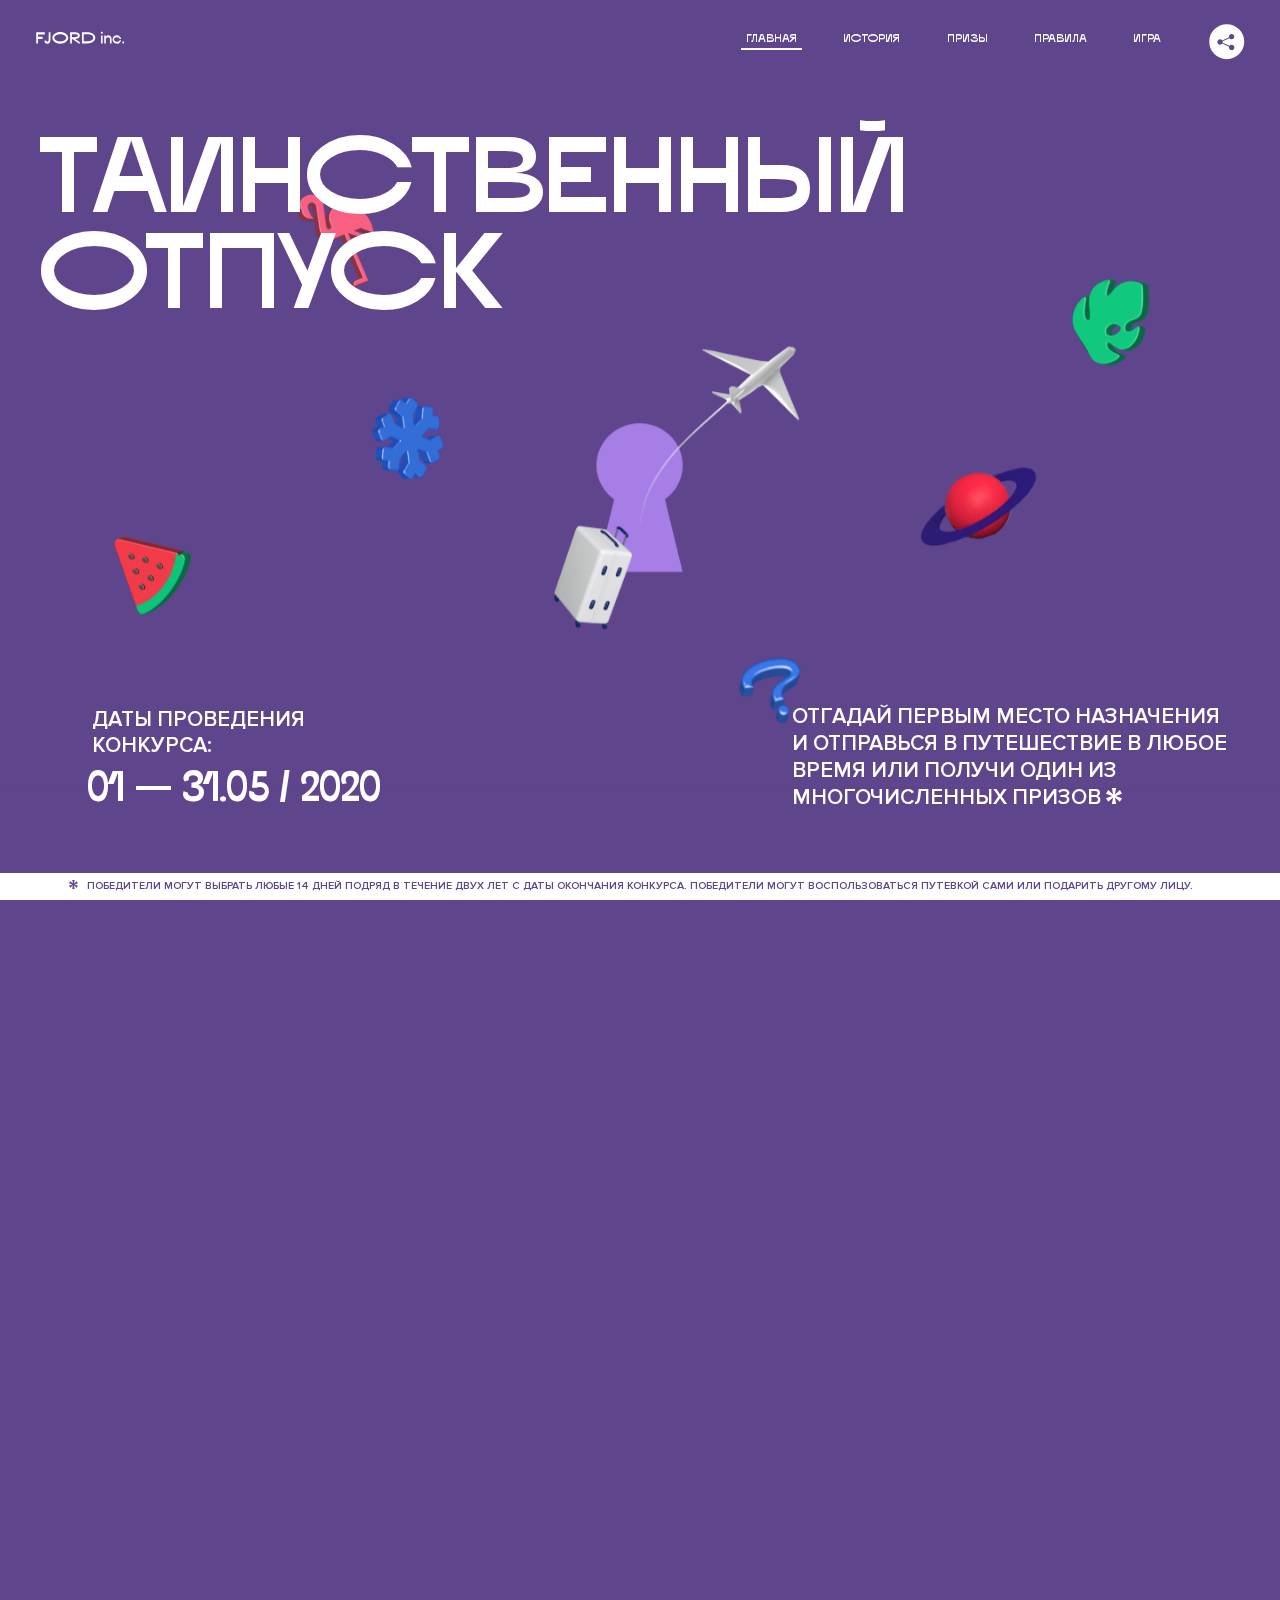
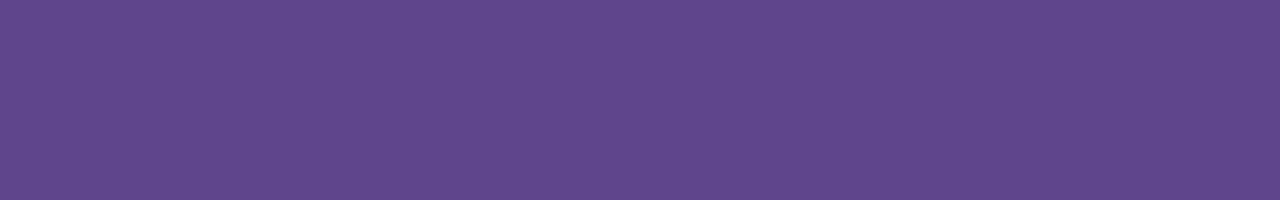
<file: 5/index.html>
<!DOCTYPE html>
<html lang="ru">
<head>
  <meta charset="UTF-8">
  <meta name="description" content="">
  <meta name="viewport" content="width=device-width, initial-scale=1.0">
  <meta http-equiv="X-UA-Compatible" content="ie=edge">
  <title>Mysterious Vacation</title>
<link href="css/style.min.css" rel="stylesheet">  <base href="https://htmlacademy-animation.github.io/1309637-magic-vacation-1/5/">
</head>
<body>

  <header class="page-header js-header">
    <div class="page-header__wrapper">
      <a href="#" class="page-header__logo" aria-label="Перейти на страницу FJORD.Inc">
        <svg width="100" height="15" viewBox="0 0 100 15" fill="none" xmlns="http://www.w3.org/2000/svg">
          <path d="M0.26 1.4V14H2.276V8.906H7.334V6.44H2.276V3.848H9.872V1.4H0.26ZM12.733 14.36C15.127 14.36 16.243 12.65 16.243 9.5V1.4H14.263V8.96C14.263 11.21 13.723 11.876 12.733 11.876C11.833 11.876 11.473 11.3 11.347 10.58L9.36702 10.94C9.63702 13.046 10.663 14.36 12.733 14.36ZM18.3918 7.7C18.3918 11.372 22.3878 14.36 27.3198 14.36C32.2518 14.36 36.2478 11.372 36.2478 7.7C36.2478 4.028 32.2518 1.04 27.3198 1.04C22.3878 1.04 18.3918 4.028 18.3918 7.7ZM20.6058 7.7C20.6058 5.378 23.6118 3.524 27.3198 3.524C30.9918 3.524 33.9798 5.378 33.9798 7.7C33.9798 10.004 30.9918 11.858 27.3198 11.858C23.6118 11.858 20.6058 10.004 20.6058 7.7ZM40.403 14V8.906H40.799L49.079 14.702V12.38L44.039 8.906H44.201C47.999 8.906 49.277 7.304 49.277 5.162C49.277 3.092 47.999 1.4 44.201 1.4H38.387V14H40.403ZM43.535 3.722C45.785 3.722 47.045 4.136 47.045 5.432C47.045 6.764 45.785 7.034 43.535 7.034H40.403V3.722H43.535ZM51.6936 1.382V14H57.8676C62.7456 14 66.7236 11.534 66.7236 7.7C66.7236 3.848 62.7456 1.382 57.8676 1.382H51.6936ZM53.7096 11.624V3.722H57.5436C61.5396 3.722 64.4916 5.018 64.4916 7.7C64.4916 10.238 61.5396 11.624 57.5436 11.624H53.7096ZM73.1832 14.018H74.9832V5H73.1832V14.018ZM72.9132 1.976C72.9132 2.57 73.3992 3.092 74.0832 3.092C74.7492 3.092 75.2352 2.57 75.2352 1.976C75.2352 1.382 74.7672 0.805999 74.0832 0.805999C73.3812 0.805999 72.9132 1.382 72.9132 1.976ZM76.7867 14H78.5687V9.104C78.7487 8.006 79.5947 6.962 81.0887 6.962C82.1147 6.962 83.2667 7.448 83.2667 9.554V14H85.0487V9.014C85.0487 6.152 83.2307 4.73 81.3587 4.73C79.9187 4.73 79.0727 5.558 78.5687 6.854V5H76.7867V14ZM90.9898 14.27C93.5098 14.27 95.3818 12.506 95.7238 10.328H94.0498C93.7258 11.3 92.6998 12.02 90.9898 12.02C88.8478 12.02 87.7678 10.922 87.7678 9.59C87.7678 8.24 88.8478 6.962 90.9898 6.962C92.7538 6.962 93.7978 7.844 94.0858 8.924H95.7418C95.4358 6.71 93.6178 4.73 90.9898 4.73C88.0918 4.73 86.1298 7.124 86.1298 9.59C86.1298 12.074 88.1278 14.27 90.9898 14.27ZM97.0693 12.938C97.0693 13.658 97.5553 14.144 98.2753 14.144C98.9953 14.144 99.4813 13.658 99.4813 12.938C99.4813 12.2 98.9953 11.714 98.2753 11.714C97.5553 11.714 97.0693 12.2 97.0693 12.938Z" fill="currentColor"></path>
        </svg>
      </a>
      <button class="page-header__toggler js-menu-toggler" type="button" aria-label="Управление мобильным меню"><span>Меню</span></button>
      <nav class="page-header__nav">
        <div class="page-header__menu js-menu" id="menu">
          <ul>
            <li>
              <a class="js-menu-link active" href="#top" data-href="top">главная</a>
            </li>
            <li>
              <a class="js-menu-link" href="#story" data-href="story">история</a>
            </li>
            <li>
              <a class="js-menu-link" href="#prizes" data-href="prizes">призы</a>
            </li>
            <li>
              <a class="js-menu-link" href="#rules" data-href="rules">правила</a>
            </li>
            <li>
              <a class="js-menu-link" href="#game" data-href="game">игра</a>
            </li>
          </ul>
        </div>
        <div class="page-header__social">
          <div class="social-block js-social-block">
            <button class="social-block__toggler" aria-label="Управлять блоком с социальными кнопками">
              <svg width="26" height="22" viewBox="0 0 27 22" fill="none" xmlns="http://www.w3.org/2000/svg">
                <path d="M19.6721 7.43664C21.6273 7.43664 23.213 5.85095 23.213 3.89566C23.213 1.94037 21.6273 0.354675 19.6721 0.354675C17.7168 0.354675 16.1311 1.94037 16.1311 3.89566C16.1311 4.19968 16.1728 4.49178 16.2458 4.77345L7.21751 8.95527C6.57519 8.05214 5.52303 7.46049 4.33078 7.46049C2.37549 7.46049 0.789795 9.04618 0.789795 11.0015C0.789795 12.9568 2.37549 14.5425 4.33078 14.5425C5.52303 14.5425 6.57668 13.9508 7.21751 13.0477L16.2458 17.2295C16.1743 17.5112 16.1311 17.8033 16.1311 18.1073C16.1311 20.0626 17.7168 21.6483 19.6721 21.6483C21.6273 21.6483 23.213 20.0626 23.213 18.1073C23.213 16.152 21.6273 14.5663 19.6721 14.5663C18.4798 14.5663 17.4262 15.158 16.7853 16.0611L7.75701 11.8793C7.82854 11.5976 7.87176 11.3055 7.87176 11.0015C7.87176 10.6974 7.83003 10.4053 7.75701 10.1237L16.7853 5.94186C17.4262 6.84499 18.4783 7.43664 19.6721 7.43664Z" fill="currentColor"></path>
              </svg>
            </button>
            <ul class="social-block__list">
              <li>
                <a class="social-block__link social-block__link--fb" href="#" aria-label="Мы на Facebook">
                  <svg width="8" height="17" viewBox="0 0 8 17" fill="none" xmlns="http://www.w3.org/2000/svg">
                    <path d="M4.24646 16.9899H1.09275L1.05793 8.49828H0V5.30707H1.05793V3.81124C1.05793 1.42084 2.57654 0 5.21735 0H7.41758V3.18585H5.30841C4.28262 3.18585 4.2478 3.48582 4.2478 4.24914V5.30707H7.42964L7.16716 8.49828H4.2478V16.9899H4.24646Z" fill="currentColor"></path>
                  </svg>
                </a>
              </li>
              <li>
                <a class="social-block__link social-block__link--insta" href="#" aria-label="Мы в Instagram">
                  <svg width="15" height="15" viewBox="0 0 15 15" fill="none" xmlns="http://www.w3.org/2000/svg">
                    <path d="M11.0197 0H4.19806C2.14246 0 0.471191 1.66993 0.471191 3.72285V10.5499C0.471191 12.6082 2.14112 14.2727 4.19806 14.2727H11.0197C13.0753 14.2727 14.7466 12.6082 14.7466 10.5499V3.72285C14.7466 1.67127 13.0753 0 11.0197 0ZM11.0197 12.4849H4.19806C3.13076 12.4849 2.26432 11.6158 2.26432 10.5512V3.72419C2.26432 2.65956 3.13076 1.79715 4.19806 1.79715H11.0197C12.087 1.79715 12.9535 2.6609 12.9535 3.72419V10.5512C12.9535 11.6145 12.087 12.4849 11.0197 12.4849Z" fill="currentColor"></path>
                    <path d="M7.60887 3.11084C5.38989 3.11084 3.58203 4.9187 3.58203 7.14036C3.58203 9.35532 5.38989 11.1645 7.60887 11.1645C9.83053 11.1645 11.6357 9.35666 11.6357 7.14036C11.6357 4.9187 9.83053 3.11084 7.60887 3.11084ZM7.60887 9.36871C6.37551 9.36871 5.37784 8.37372 5.37784 7.14036C5.37784 5.90699 6.37551 4.90665 7.60887 4.90665C8.83822 4.90665 9.84259 5.90833 9.84259 7.14036C9.84392 8.37238 8.83822 9.36871 7.60887 9.36871Z" fill="currentColor"></path>
                    <path d="M11.3573 2.35962C10.8256 2.35962 10.3931 2.79752 10.3931 3.32381C10.3931 3.85546 10.8256 4.29336 11.3573 4.29336C11.8862 4.29336 12.3215 3.85546 12.3215 3.32381C12.3215 2.79752 11.8862 2.35962 11.3573 2.35962Z" fill="currentColor"></path>
                  </svg>
                </a>
              </li>
              <li>
                <a class="social-block__link social-block__link--vk" href="#" aria-label="Мы ВКонтакте">
                  <svg width="17" height="10" viewBox="0 0 17 10" fill="none" xmlns="http://www.w3.org/2000/svg">
                    <path d="M14.1234 4.9002C14.1234 4.9002 16.3623 1.72708 16.5866 0.680242C16.6595 0.312285 16.4947 0.103188 16.1069 0.103188C16.1069 0.103188 14.8193 0.103188 14.168 0.103188C13.7235 0.103188 13.5587 0.293278 13.4235 0.579768C13.4235 0.579768 12.3724 2.82553 11.0969 4.24712C10.6861 4.70333 10.4781 4.84318 10.2511 4.84318C10.0646 4.84318 9.98625 4.6911 9.98625 4.27834V0.649016C9.98625 0.147997 9.92545 0.00135496 9.5066 0.00135496H6.39628C6.15578 0.00135496 6.0085 0.134417 6.0085 0.324506C6.0085 0.801084 6.73406 0.908351 6.73406 2.20231V4.87305C6.73406 5.40529 6.70569 5.61575 6.45303 5.61575C5.78016 5.61575 4.19528 3.30618 3.30623 0.678887C3.12923 0.145282 2.93737 0 2.43475 0H0.486409C0.205373 0 0 0.190085 0 0.476576C0 0.991172 0.60666 3.40801 2.99277 6.64358C4.59927 8.8201 6.70569 10 8.60269 10C9.76196 10 10.0416 9.80312 10.0416 9.31432V7.63883C10.0416 7.22607 10.2065 7.04956 10.4429 7.04956C10.7078 7.04956 11.1847 7.13238 12.2805 8.22268C13.5843 9.47862 13.6762 10 14.3896 10H16.5676C16.7919 10 17 9.89273 17 9.52342C17 9.02919 16.3623 8.15343 15.384 7.10659C14.9801 6.56755 14.3302 5.98914 14.1248 5.72301C13.8275 5.40801 13.9154 5.23014 14.1234 4.9002Z" fill="currentColor"></path>
                  </svg>
                </a>
              </li>
            </ul>
          </div>
        </div>
      </nav>
    </div>
  </header>

  <main class="page-content">

    <section class="animation-screen"></section>

    <section class="screen screen--hidden screen--intro" id="top">
      <div class="screen__wrapper">
        <div class="intro">
          <h1 class="intro__title">Таинственный отпуск</h1>
          <div class="intro__content">
            <div class="intro__info">
              <p class="intro__label">Даты проведения конкурса:</p>
              <p class="intro__date">01 — 31.05 / 2020</p>
            </div>
            <div class="intro__message">
              <p>
                Отгадай первым место назначения и&nbsp;отправься в&nbsp;путешествие в&nbsp;любое время или получи один из многочисленных призов
                <svg width="16" height="16" viewBox="0 0 10 10" fill="none" xmlns="http://www.w3.org/2000/svg">
                  <path d="M0 6.35337L3.90271 4.99012L0 3.64663L1.34615 1.32374L4.44287 4.01073L3.67364 0H6.34615L5.57692 4.01073L8.65385 1.32374L10 3.64663L6.13405 4.99012L10 6.35337L8.65385 8.65651L5.57692 5.98927L6.34615 10H3.67364L4.44287 5.96952L1.34615 8.65651L0 6.35337Z" fill="currentColor"></path>
                </svg>
              </p>
            </div>
          </div>
        </div>
      </div>
      <div class="screen__footer js-footer">
        <button class="screen__footer-enlarge js-footer-toggler" type="button" aria-label="Показать сообщение">
          <svg width="10" height="10" viewBox="0 0 10 10" fill="none" xmlns="http://www.w3.org/2000/svg">
            <path d="M0 6.35337L3.90271 4.99012L0 3.64663L1.34615 1.32374L4.44287 4.01073L3.67364 0H6.34615L5.57692 4.01073L8.65385 1.32374L10 3.64663L6.13405 4.99012L10 6.35337L8.65385 8.65651L5.57692 5.98927L6.34615 10H3.67364L4.44287 5.96952L1.34615 8.65651L0 6.35337Z" fill="currentColor"></path>
          </svg>
        </button>
        <button class="screen__footer-collapse js-footer-toggler" type="button" aria-label="Скрыть сообщение">
          <svg width="13" height="13" viewBox="0 0 13 13" fill="none" xmlns="http://www.w3.org/2000/svg">
            <line x1="12.3536" y1="0.353553" x2="0.738349" y2="11.9688" stroke="currentColor"></line>
            <line x1="0.738319" y1="0.539925" x2="12.3535" y2="12.1551" stroke="currentColor"></line>
          </svg>
        </button>
        <div class="screen__footer-wrapper">
          <div class="screen__footer-announce">
            <p class="screen__footer-label">Даты проведения конкурса:</p>
            <p class="screen__footer-date">01 — 31.05 / 2020</p>
          </div>
          <div class="screen__footer-note">
            <p>
              <svg width="10" height="10" viewBox="0 0 10 10" fill="none" xmlns="http://www.w3.org/2000/svg">
                <path d="M0 6.35337L3.90271 4.99012L0 3.64663L1.34615 1.32374L4.44287 4.01073L3.67364 0H6.34615L5.57692 4.01073L8.65385 1.32374L10 3.64663L6.13405 4.99012L10 6.35337L8.65385 8.65651L5.57692 5.98927L6.34615 10H3.67364L4.44287 5.96952L1.34615 8.65651L0 6.35337Z" fill="currentColor"></path>
              </svg>
              <span>Победители могут выбрать любые 14 дней подряд в&nbsp;течение двух лет с&nbsp;даты окончания конкурса. Победители могут воспользоваться путевкой сами или подарить другому лицу.</span>
            </p>
          </div>
        </div>
      </div>
    </section>

    <section class="screen screen--hidden screen--story" id="story">

      <div class="slider swiper-container js-slider">

        <div class="swiper-wrapper">

          <div class="slider__item swiper-slide">
            <h2 class="slider__item-title">История</h2>
            <p class="slider__item-text">Джеймс Таргет был основателем компании &laquo;Fjord Inc.&raquo;. С&nbsp;1965 года &laquo;Fjord Inc.&raquo; прославилась надёжными и&nbsp;удобными чемоданами и&nbsp;аксессуарами для туристов.</p>
          </div>

          <div class="slider__item swiper-slide">
            <p class="slider__item-text">Когда Джеймсу было 7&nbsp;лет, в&nbsp;их&nbsp;доме гостил дядюшка и&nbsp;развлекал детей рассказами о&nbsp;своей поездке в&nbsp;место, показавшееся малышу Таргету невероятным. Тогда Джеймс решил, что однажды посетит его, но&nbsp;не&nbsp;будет рассказывать о&nbsp;мечте, пока не&nbsp;осуществит.</p>
          </div>

          <div class="slider__item swiper-slide">
            <p class="slider__item-text">Джеймс Таргет стал увлеченным путешественником. Он&nbsp;посетил 5&nbsp;континентов, 126&nbsp;стран.</p>
          </div>

          <div class="slider__item swiper-slide">
            <p class="slider__item-text">Он&nbsp;сплавлялся по&nbsp;Амазонке и&nbsp;погружался в&nbsp;пещеры Франции, медитировал в&nbsp;горах Тибета и&nbsp;пожимал руку вождя племени Акугауа.</p>
          </div>

          <div class="slider__item swiper-slide">
            <p class="slider__item-text">Из&nbsp;своих поездок Джеймс Таргет привозил идеи, как сделать свои чемоданы &laquo;Fjord Inc.&raquo; удобными и&nbsp;приспособленными к&nbsp;разным дорожным условиям.</p>
          </div>

          <div class="slider__item swiper-slide">
            <p class="slider__item-text">Всё это время Джеймс не&nbsp;оставлял идею поездки своей мечты. Однако, как только он&nbsp;брался за&nbsp;планирование, возникали препятствия, не&nbsp;позволяющие отправиться туда.</p>
          </div>

          <div class="slider__item swiper-slide">
            <p class="slider__item-text">В&nbsp;возрасте 67&nbsp;лет Джеймс Таргет попал под лавину и&nbsp;погиб. В&nbsp;своём завещании он&nbsp;поручил отправить в&nbsp;заветное путешествие трёх смельчаков, единых с&nbsp;ним духом.</p>
          </div>

          <div class="slider__item swiper-slide">
            <p class="slider__item-text">Тех, кто сможет узнать таинственное место, задавая вопросы специально обученному ИИ&nbsp;&laquo;Соне&raquo;, ждет фантастическое путешествие.</p>
          </div>
        </div>
        <div class="slider__controls">
          <button class="slider__control slider__control--prev js-control-prev" type="button" aria-label="Показать предыдущую историю">
            <svg width="12" height="22" viewBox="0 0 12 22" fill="none" xmlns="http://www.w3.org/2000/svg">
              <path d="M11 1L1 11L11 21" stroke="currentColor" stroke-width="2" stroke-linejoin="round"></path>
            </svg>
          </button>
          <button class="slider__control slider__control--next js-control-next" type="button" aria-label="Показать следующую историю">
            <svg width="12" height="22" viewBox="0 0 12 22" fill="none" xmlns="http://www.w3.org/2000/svg">
              <path d="M1 1L11 11L1 21" stroke="currentColor" stroke-width="2" stroke-linejoin="round"></path>
            </svg>
          </button>
        </div>
        <div class="slider__pagination swiper-pagination"></div>
      </div>
    </section>

    <section class="screen screen--hidden screen--prizes" id="prizes">
      <div class="screen__wrapper">
        <div class="prizes">
          <h2 class="prizes__title">ПРизы</h2>
          <div class="prizes__lead">
            <p>Найди ответ и&nbsp;получи один из&nbsp;призов:</p>
          </div>
          <ul class="prizes__list">
            <li class="prizes__item prizes__item--journeys">
              <div class="prizes__icon">
                <picture>
                  <source srcset="img/prize1-mob.svg" media="(orientation: portrait)">
                  <img src="img/prize1.svg" alt="">
                </picture>
              </div>
              <p class="prizes__desc">
                <b>3</b>
                <span>загадочных путешествия</span>
              </p>
            </li>
            <li class="prizes__item prizes__item--cases">
              <div class="prizes__icon">
                <picture>
                  <source srcset="img/prize2-mob.svg" media="(orientation: portrait)">
                  <img src="img/prize2.svg" alt="">
                </picture>
              </div>
              <p class="prizes__desc">
                <b>7</b>
                <span>надежных чемоданов</span>
              </p>
            </li>
            <li class="prizes__item prizes__item--codes">
              <div class="prizes__icon">
                <picture>
                  <source srcset="img/prize3-mob.svg" media="(orientation: portrait)">
                  <img src="img/prize3.svg" alt="">
                </picture>
              </div>
              <p class="prizes__desc">
                <b>900</b>
                <span>
                  промокодов на&nbsp;скидку 15%
                  <svg width="10" height="10" viewBox="0 0 10 10" fill="none" xmlns="http://www.w3.org/2000/svg">
                    <path d="M0 6.35337L3.90271 4.99012L0 3.64663L1.34615 1.32374L4.44287 4.01073L3.67364 0H6.34615L5.57692 4.01073L8.65385 1.32374L10 3.64663L6.13405 4.99012L10 6.35337L8.65385 8.65651L5.57692 5.98927L6.34615 10H3.67364L4.44287 5.96952L1.34615 8.65651L0 6.35337Z" fill="currentColor"></path>
                  </svg>
                </span>
              </p>
            </li>
          </ul>
        </div>
      </div>
      <div class="screen__footer js-footer">
        <button class="screen__footer-enlarge js-footer-toggler" type="button" aria-label="Показать сообщение">
          <svg width="10" height="10" viewBox="0 0 10 10" fill="none" xmlns="http://www.w3.org/2000/svg">
            <path d="M0 6.35337L3.90271 4.99012L0 3.64663L1.34615 1.32374L4.44287 4.01073L3.67364 0H6.34615L5.57692 4.01073L8.65385 1.32374L10 3.64663L6.13405 4.99012L10 6.35337L8.65385 8.65651L5.57692 5.98927L6.34615 10H3.67364L4.44287 5.96952L1.34615 8.65651L0 6.35337Z" fill="currentColor"></path>
          </svg>
        </button>
        <button class="screen__footer-collapse js-footer-toggler" type="button" aria-label="Скрыть сообщение">
          <svg width="13" height="13" viewBox="0 0 13 13" fill="none" xmlns="http://www.w3.org/2000/svg">
            <line x1="12.3536" y1="0.353553" x2="0.738349" y2="11.9688" stroke="currentColor"></line>
            <line x1="0.738319" y1="0.539925" x2="12.3535" y2="12.1551" stroke="currentColor"></line>
          </svg>
        </button>
        <div class="screen__footer-wrapper">
          <div class="screen__footer-announce">
            <p class="screen__footer-label">Даты проведения конкурса:</p>
            <p class="screen__footer-date">01 — 31.05 / 2020</p>
          </div>
          <div class="screen__footer-note">
            <p>
              <svg width="10" height="10" viewBox="0 0 10 10" fill="none" xmlns="http://www.w3.org/2000/svg">
                <path d="M0 6.35337L3.90271 4.99012L0 3.64663L1.34615 1.32374L4.44287 4.01073L3.67364 0H6.34615L5.57692 4.01073L8.65385 1.32374L10 3.64663L6.13405 4.99012L10 6.35337L8.65385 8.65651L5.57692 5.98927L6.34615 10H3.67364L4.44287 5.96952L1.34615 8.65651L0 6.35337Z" fill="currentColor"></path>
              </svg>
              <span>Скидка&nbsp;15% на&nbsp;единоразовое приобретение путёвки с&nbsp;1&nbsp;июня 2020 по&nbsp;31&nbsp;мая 2022&nbsp;года. Суммируется с&nbsp;другими акциями</span>
            </p>
          </div>
        </div>
      </div>
    </section>

    <section class="screen screen--hidden screen--rules" id="rules">
      <div class="screen__wrapper">
        <div class="rules">
          <h2 class="rules__title">Правила</h2>
          <div class="rules__lead">
            <p>Для того чтобы получить наследство Джеймса Таргета, тебе нужно выведать у&nbsp;&laquo;Сони&raquo;, куда предстоит отправиться тебе в&nbsp;случае победы</p>
          </div>
          <ol class="rules__list">
            <li class="rules__item">
              <p>Тебе отводится <br>5&nbsp;минут</p>
            </li>
            <li class="rules__item">
              <p>Задавай любые вопросы в&nbsp;текстовом поле</p>
            </li>
            <li class="rules__item">
              <p>Нажимай кнопку &laquo;Узнать&raquo;, чтобы получить ответ</p>
            </li>
            <li class="rules__item">
              <p>&laquo;Соня&raquo; может отвечать только&nbsp;Да или Нет</p>
            </li>
          </ol>
          <a href="#game" class="rules__link btn">
            <span class="rules__link-text">Погнали!</span>
          </a>
        </div>
      </div>
      <div class="screen__disclaimer">
        <div class="disclaimer">
          <ul>
            <li>
              <a href="#">Правовая информация</a>
            </li>
            <li>
              <a href="#">Подробные правила</a>
            </li>
          </ul>
        </div>
      </div>
    </section>

    <section class="screen screen--hidden screen--game" id="game">
      <div class="screen__wrapper">
        <div class="game">
          <div class="game__header">
            <h2 class="game__title">Игра</h2>
            <div class="game__counter">
              <span>05</span>:<span>00</span>
            </div>
          </div>
          <div class="game__body">
            <div class="chat">
              <div class="chat__body js-chat">
                <ul class="chat__list" id="messages"></ul>
              </div>
              <div class="chat__footer">
                <form action="#" method="post" class="form" id="message-form">
                  <label for="message-field" class="visually-hidden">Поле для ввода вопроса</label>
                  <div class="form__field-wrapper">
                    <div class="form__field-animated">
                      <input type="text" class="form__field form__field--text" id="message-field">
                    </div>
                  </div>
                  <button class="form__button btn">
                    Узнать
                    <svg width="18" height="19" viewBox="0 0 18 19" fill="none" xmlns="http://www.w3.org/2000/svg">
                      <path stroke="currentColor" stroke-width="2" d="M9 19V1"></path>
                      <path d="M1 9l8-8 8 8" stroke="currentColor" stroke-width="2" stroke-linejoin="round"></path>
                    </svg>
                  </button>
                </form>
              </div>
            </div>
          </div>
          <!-- временные кнопки для показа результата -->
          <div class="game__buttons">
            <button class="game__button btn js-show-result" type="button" data-target="result">Положительный результат</button>
            <button class="game__button btn js-show-result" type="button" data-target="result2">Положительный результат - 2</button>
            <button class="game__button btn js-show-result" type="button" data-target="result3">Отрицательный результат</button>
          </div>
        </div>
      </div>
    </section>

    <section class="screen screen--hidden screen--result" id="result">
      <div class="screen__wrapper">
        <div class="result result--trip">
          <div class="result__image">
            <picture>
              <source srcset="img/result1-mob.png 1x, img/result1-mob@2x.png 2x" media="(max-width: 768px) and (orientation: portrait)">
              <img src="img/result1.png" srcset="img/result1@2x.png 2x" alt="">
            </picture>
          </div>
          <h2 class="result__title">
            <span class="visually-hidden">ПОбеда!</span>
            <svg xmlns="http://www.w3.org/2000/svg" viewBox="0 0 568.85 109.24">
              <path d="M16,24.44V92H2.6V8H75V92H61.52V24.44H16Z" transform="translate(-2.1 -1.5)" fill="none" stroke="currentColor"></path>
              <path d="M148.76,5.6c32.88,0,59.52,19.92,59.52,44.4s-26.64,44.4-59.52,44.4S89.24,74.48,89.24,50,115.88,5.6,148.76,5.6Zm0,72.12c24.48,0,44.4-12.36,44.4-27.72s-19.92-27.84-44.4-27.84C124,22.16,104,34.52,104,50S124,77.72,148.76,77.72Z" transform="translate(-2.1 -1.5)" fill="none" stroke="currentColor"></path>
              <path d="M287.36,8V24.44H236v14.4h25.32c25.44,0,34,11.16,34,26.52,0,15.6-8.52,26.64-34,26.64H222.56V8h64.8ZM256.88,76.52c15.12,0,23.52-2,23.52-11.52S272,54.44,256.88,54.44H236V76.52h20.88Z" transform="translate(-2.1 -1.5)" fill="none" stroke="currentColor"></path>
              <path d="M371.47,8V24.44H320.84V41.6h33.6V58h-33.6V75.56h50.64V92H307.4V8h64.08Z" transform="translate(-2.1 -1.5)" fill="none" stroke="currentColor"></path>
              <path d="M382.39,110.24V75.56h7.44c4.56-4.68,7.8-18.36,8.76-56L399,8h48.6V75.56h10v34.68H442.87V92H397v18.24H382.39Zm51.72-34.68V24.44H411.55v3.12c-0.48,22.44-3.24,37.68-7.2,48h29.76Z" transform="translate(-2.1 -1.5)" fill="none" stroke="currentColor"></path>
              <path d="M463.75,92l28-84h27.12l28.08,84H533.47l-7.8-23.52h-37.8L480.07,92H463.75Zm56.64-40L507,11.84,493.51,52h26.88Z" transform="translate(-2.1 -1.5)" fill="none" stroke="currentColor"></path>
              <path d="M554.12,70.4L555.55,2H569l1.44,68.4H554.12Zm8.28,6.36c4.8,0,8,3.24,8,8.16a8,8,0,1,1-16.08,0C554.35,80,557.59,76.76,562.39,76.76Z" transform="translate(-2.1 -1.5)" fill="none" stroke="currentColor"></path>
            </svg>
          </h2>
          <div class="result__text">
            <p>ты&nbsp;отправляешься в&nbsp;Арктику!</p>
          </div>
          <div class="result__form">
            <form action="#" method="post" class="form form--result">
              <label for="email-field" class="form__label">зарегистрируй результат</label>
              <input type="email" class="form__field" id="email-field" placeholder="e-mail для регистации результата и получения приза" required="">
              <button class="form__button btn">
                отправить
                <svg width="18" height="19" viewBox="0 0 18 19" fill="none" xmlns="http://www.w3.org/2000/svg">
                  <path stroke="currentColor" stroke-width="2" d="M9 19V1"></path>
                  <path d="M1 9l8-8 8 8" stroke="currentColor" stroke-width="2" stroke-linejoin="round"></path>
                </svg>
              </button>
            </form>
          </div>
        </div>
      </div>
    </section>

    <section class="screen screen--hidden screen--result" id="result2">
      <div class="screen__wrapper">
        <div class="result result--prize">
          <div class="result__image">
            <picture>
              <source srcset="img/result2-mob.png 1x, img/result2-mob@2x.png 2x" media="(max-width: 768px) and (orientation: portrait)">
              <img src="img/result2.png" srcset="img/result2@2x.png 2x" alt="">
            </picture>
          </div>
          <h2 class="result__title">
            <span class="visually-hidden">ПОбеда!</span>
            <svg xmlns="http://www.w3.org/2000/svg" viewBox="0 0 568.85 109.24">
              <path d="M16,24.44V92H2.6V8H75V92H61.52V24.44H16Z" transform="translate(-2.1 -1.5)" fill="none" stroke="currentColor"></path>
              <path d="M148.76,5.6c32.88,0,59.52,19.92,59.52,44.4s-26.64,44.4-59.52,44.4S89.24,74.48,89.24,50,115.88,5.6,148.76,5.6Zm0,72.12c24.48,0,44.4-12.36,44.4-27.72s-19.92-27.84-44.4-27.84C124,22.16,104,34.52,104,50S124,77.72,148.76,77.72Z" transform="translate(-2.1 -1.5)" fill="none" stroke="currentColor"></path>
              <path d="M287.36,8V24.44H236v14.4h25.32c25.44,0,34,11.16,34,26.52,0,15.6-8.52,26.64-34,26.64H222.56V8h64.8ZM256.88,76.52c15.12,0,23.52-2,23.52-11.52S272,54.44,256.88,54.44H236V76.52h20.88Z" transform="translate(-2.1 -1.5)" fill="none" stroke="currentColor"></path>
              <path d="M371.47,8V24.44H320.84V41.6h33.6V58h-33.6V75.56h50.64V92H307.4V8h64.08Z" transform="translate(-2.1 -1.5)" fill="none" stroke="currentColor"></path>
              <path d="M382.39,110.24V75.56h7.44c4.56-4.68,7.8-18.36,8.76-56L399,8h48.6V75.56h10v34.68H442.87V92H397v18.24H382.39Zm51.72-34.68V24.44H411.55v3.12c-0.48,22.44-3.24,37.68-7.2,48h29.76Z" transform="translate(-2.1 -1.5)" fill="none" stroke="currentColor"></path>
              <path d="M463.75,92l28-84h27.12l28.08,84H533.47l-7.8-23.52h-37.8L480.07,92H463.75Zm56.64-40L507,11.84,493.51,52h26.88Z" transform="translate(-2.1 -1.5)" fill="none" stroke="currentColor"></path>
              <path d="M554.12,70.4L555.55,2H569l1.44,68.4H554.12Zm8.28,6.36c4.8,0,8,3.24,8,8.16a8,8,0,1,1-16.08,0C554.35,80,557.59,76.76,562.39,76.76Z" transform="translate(-2.1 -1.5)" fill="none" stroke="currentColor"></path>
            </svg>
          </h2>
          <div class="result__text">
            <p>чемодан &laquo;Fjord&nbsp;Inc.&raquo;&nbsp;твой</p>
          </div>
          <div class="result__form">
            <form action="#" method="post" class="form form--result">
              <label for="email-field2" class="form__label">зарегистрируй результат</label>
              <input type="email" class="form__field" id="email-field2" placeholder="e-mail для регистации результата и получения приза" required="">
              <button class="form__button btn">
                отправить
                <svg width="18" height="19" viewBox="0 0 18 19" fill="none" xmlns="http://www.w3.org/2000/svg">
                  <path stroke="currentColor" stroke-width="2" d="M9 19V1"></path>
                  <path d="M1 9l8-8 8 8" stroke="currentColor" stroke-width="2" stroke-linejoin="round"></path>
                </svg>
              </button>
            </form>
          </div>
        </div>
      </div>
    </section>

    <section class="screen screen--hidden screen--result" id="result3">
      <div class="screen__wrapper">
        <div class="result result--negative">
          <div class="result__image">
            <picture>
              <source srcset="img/result3-mob.png 1x, img/result3-mob@2x.png 2x" media="(max-width: 768px) and (orientation: portrait)">
              <img src="img/result3.png" srcset="img/result3@2x.png 2x" alt="">
            </picture>
          </div>
          <h2 class="result__title">
            <span class="visually-hidden">Не угадал!</span>
            <svg xmlns="http://www.w3.org/2000/svg" viewBox="0 0 660.77 109.24">
              <path d="M2.66,92V8H16.1V42.2H53.3V8H66.74V92H53.3V58.64H16.1V92H2.66Z" transform="translate(-2.16 -1.5)" fill="none" stroke="currentColor"></path>
              <path d="M147.62,8V24.44H97V41.6h33.6V58H97V75.56h50.64V92H83.54V8h64.08Z" transform="translate(-2.16 -1.5)" fill="none" stroke="currentColor"></path>
              <path d="M199.22,8l20.52,42.36L235.34,8h16.44l-31,84H204.38l9.48-25.92L185.78,8h13.44Z" transform="translate(-2.16 -1.5)" fill="none" stroke="currentColor"></path>
              <path d="M273.74,24.44V92H260.3V8h50.16V24.44H273.74Z" transform="translate(-2.16 -1.5)" fill="none" stroke="currentColor"></path>
              <path d="M307.1,92l28-84h27.12l28.08,84H376.82L369,68.48h-37.8L323.42,92H307.1Zm56.64-40L350.3,11.84,336.86,52h26.88Z" transform="translate(-2.16 -1.5)" fill="none" stroke="currentColor"></path>
              <path d="M396.38,110.24V75.56h7.44c4.56-4.68,7.8-18.36,8.76-56L412.94,8h48.6V75.56h10v34.68H456.86V92H411v18.24H396.38ZM448.1,75.56V24.44H425.54v3.12c-0.48,22.44-3.24,37.68-7.2,48H448.1Z" transform="translate(-2.16 -1.5)" fill="none" stroke="currentColor"></path>
              <path d="M477.74,92l28-84h27.12L560.9,92H547.46l-7.8-23.52h-37.8L494.06,92H477.74Zm56.64-40-13.44-40.2L507.5,52h26.88Z" transform="translate(-2.16 -1.5)" fill="none" stroke="currentColor"></path>
              <path d="M568.7,76.88a13.77,13.77,0,0,0,5,1c6.6,0,10.44-6.24,12-58.32L586.22,8h46.2V92H619V24.44H598.82l-0.12,3.12C597.14,81,589,94.4,573.74,94.4a28.55,28.55,0,0,1-6.72-.84Z" transform="translate(-2.16 -1.5)" fill="none" stroke="currentColor"></path>
              <path d="M646.1,70.4L647.54,2H661l1.44,68.4H646.1Zm8.28,6.36c4.8,0,8,3.24,8,8.16a8,8,0,0,1-16.08,0C646.34,80,649.58,76.76,654.38,76.76Z" transform="translate(-2.16 -1.5)" fill="none" stroke="currentColor"></path>
            </svg>
          </h2>
          <button class="result__button js-play" type="button">
            не сдавайся!
            <span>
              <svg width="27" height="22" viewBox="0 0 27 22" fill="none" xmlns="http://www.w3.org/2000/svg">
                <path d="M10.6899 1.47998C5.42992 1.47998 1.16992 5.73998 1.16992 11C1.16992 16.26 5.42992 20.52 10.6899 20.52C15.9499 20.52 20.2099 16.26 20.2099 11V7.13998" stroke="currentColor" stroke-width="2" stroke-miterlimit="10"></path>
                <path d="M15.1099 12.5099L20.1499 7.13989L25.3099 12.6299" stroke="currentColor" stroke-width="2" stroke-miterlimit="10" stroke-linejoin="round"></path>
              </svg>
            </span>
          </button>
        </div>
      </div>
    </section>

    <div class="screen__curtain"></div>

  </main>

<script src="js/script.js"></script></body>
</html>
</file>
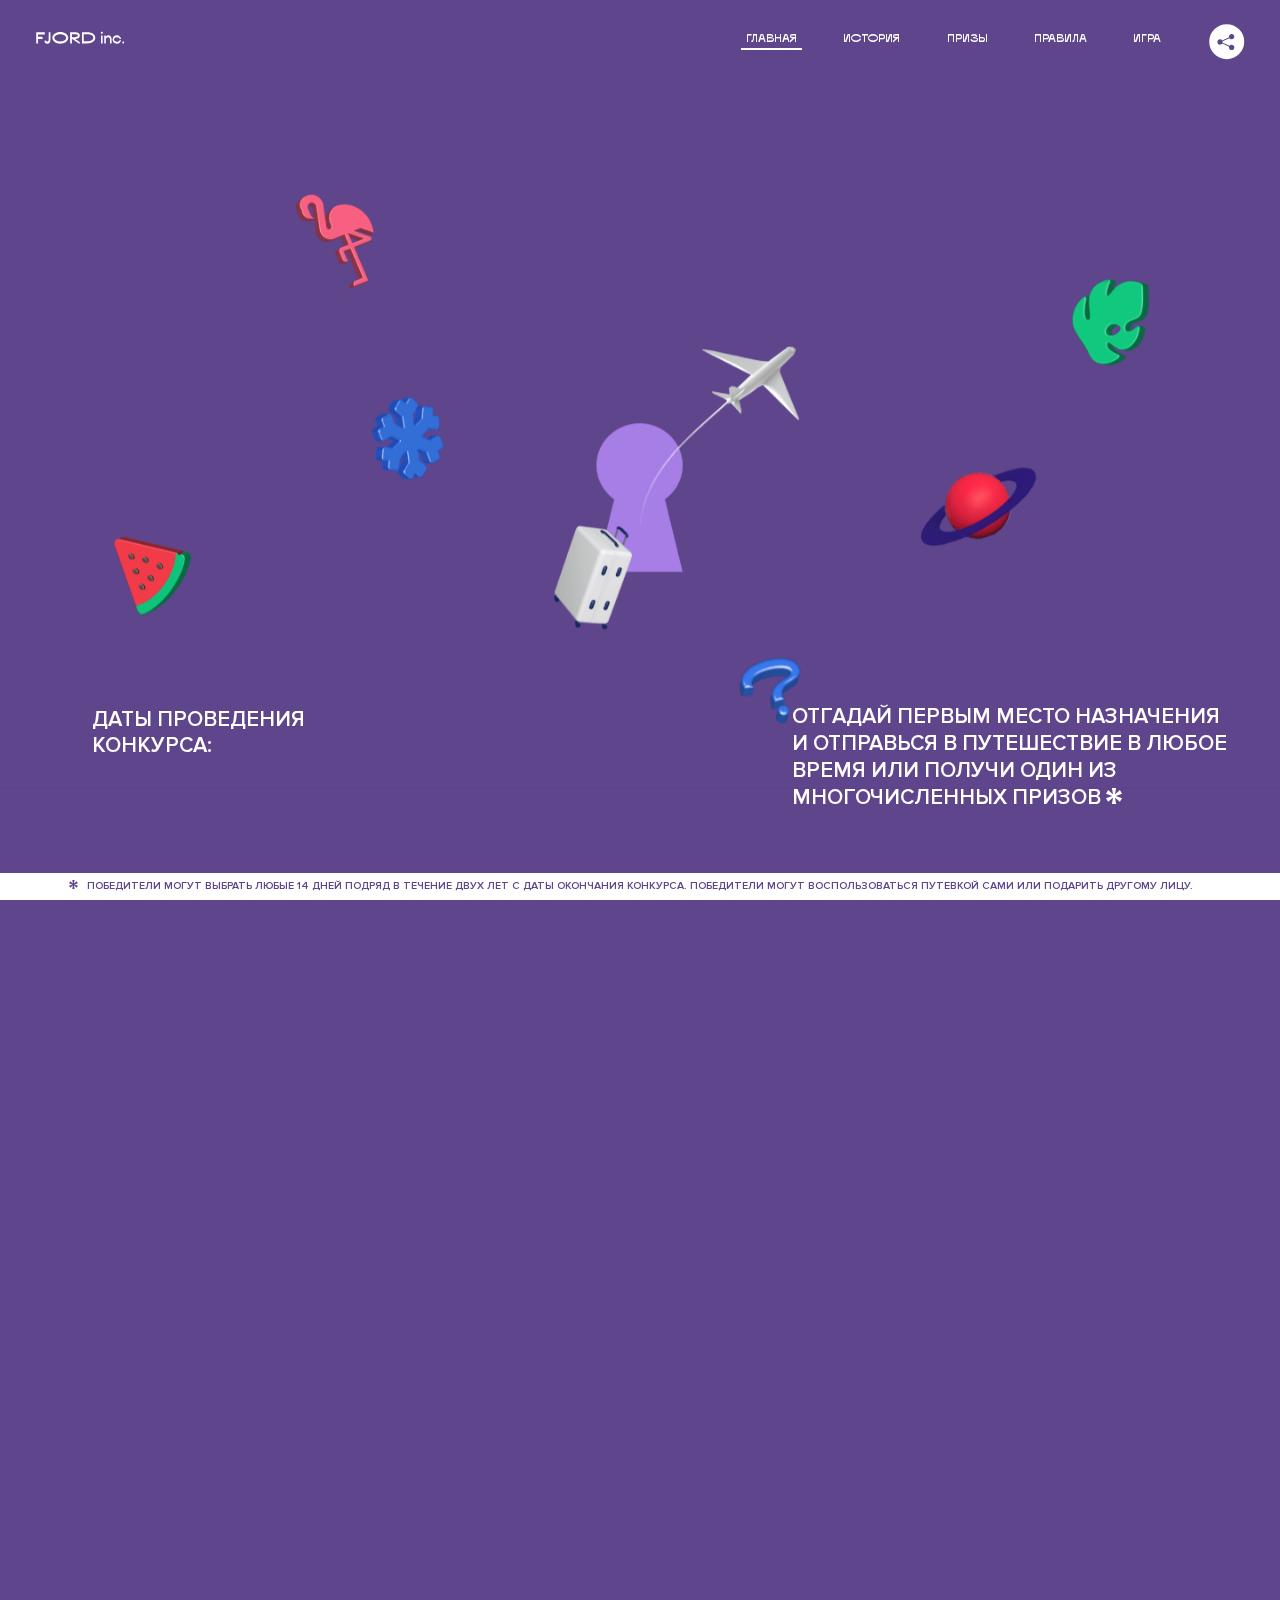
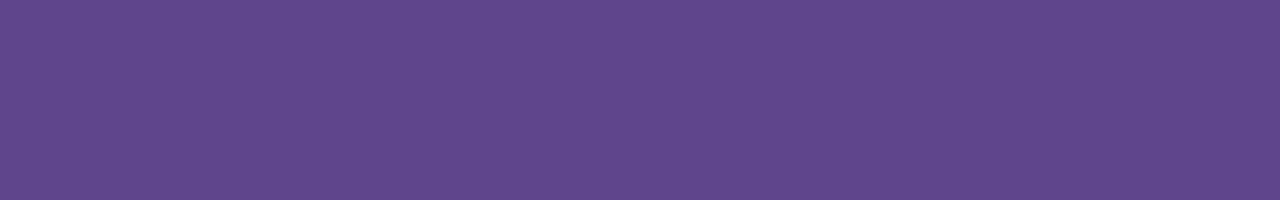
<file: 6/index.html>
<!DOCTYPE html>
<html lang="ru">
<head>
  <meta charset="UTF-8">
  <meta name="description" content="">
  <meta name="viewport" content="width=device-width, initial-scale=1.0">
  <meta http-equiv="X-UA-Compatible" content="ie=edge">
  <title>Mysterious Vacation</title>
<link href="css/style.min.css" rel="stylesheet">  <base href="https://htmlacademy-animation.github.io/1309637-magic-vacation-1/6/">
</head>
<body>

  <header class="page-header js-header">
    <div class="page-header__wrapper">
      <a href="#" class="page-header__logo" aria-label="Перейти на страницу FJORD.Inc">
        <svg width="100" height="15" viewBox="0 0 100 15" fill="none" xmlns="http://www.w3.org/2000/svg">
          <path d="M0.26 1.4V14H2.276V8.906H7.334V6.44H2.276V3.848H9.872V1.4H0.26ZM12.733 14.36C15.127 14.36 16.243 12.65 16.243 9.5V1.4H14.263V8.96C14.263 11.21 13.723 11.876 12.733 11.876C11.833 11.876 11.473 11.3 11.347 10.58L9.36702 10.94C9.63702 13.046 10.663 14.36 12.733 14.36ZM18.3918 7.7C18.3918 11.372 22.3878 14.36 27.3198 14.36C32.2518 14.36 36.2478 11.372 36.2478 7.7C36.2478 4.028 32.2518 1.04 27.3198 1.04C22.3878 1.04 18.3918 4.028 18.3918 7.7ZM20.6058 7.7C20.6058 5.378 23.6118 3.524 27.3198 3.524C30.9918 3.524 33.9798 5.378 33.9798 7.7C33.9798 10.004 30.9918 11.858 27.3198 11.858C23.6118 11.858 20.6058 10.004 20.6058 7.7ZM40.403 14V8.906H40.799L49.079 14.702V12.38L44.039 8.906H44.201C47.999 8.906 49.277 7.304 49.277 5.162C49.277 3.092 47.999 1.4 44.201 1.4H38.387V14H40.403ZM43.535 3.722C45.785 3.722 47.045 4.136 47.045 5.432C47.045 6.764 45.785 7.034 43.535 7.034H40.403V3.722H43.535ZM51.6936 1.382V14H57.8676C62.7456 14 66.7236 11.534 66.7236 7.7C66.7236 3.848 62.7456 1.382 57.8676 1.382H51.6936ZM53.7096 11.624V3.722H57.5436C61.5396 3.722 64.4916 5.018 64.4916 7.7C64.4916 10.238 61.5396 11.624 57.5436 11.624H53.7096ZM73.1832 14.018H74.9832V5H73.1832V14.018ZM72.9132 1.976C72.9132 2.57 73.3992 3.092 74.0832 3.092C74.7492 3.092 75.2352 2.57 75.2352 1.976C75.2352 1.382 74.7672 0.805999 74.0832 0.805999C73.3812 0.805999 72.9132 1.382 72.9132 1.976ZM76.7867 14H78.5687V9.104C78.7487 8.006 79.5947 6.962 81.0887 6.962C82.1147 6.962 83.2667 7.448 83.2667 9.554V14H85.0487V9.014C85.0487 6.152 83.2307 4.73 81.3587 4.73C79.9187 4.73 79.0727 5.558 78.5687 6.854V5H76.7867V14ZM90.9898 14.27C93.5098 14.27 95.3818 12.506 95.7238 10.328H94.0498C93.7258 11.3 92.6998 12.02 90.9898 12.02C88.8478 12.02 87.7678 10.922 87.7678 9.59C87.7678 8.24 88.8478 6.962 90.9898 6.962C92.7538 6.962 93.7978 7.844 94.0858 8.924H95.7418C95.4358 6.71 93.6178 4.73 90.9898 4.73C88.0918 4.73 86.1298 7.124 86.1298 9.59C86.1298 12.074 88.1278 14.27 90.9898 14.27ZM97.0693 12.938C97.0693 13.658 97.5553 14.144 98.2753 14.144C98.9953 14.144 99.4813 13.658 99.4813 12.938C99.4813 12.2 98.9953 11.714 98.2753 11.714C97.5553 11.714 97.0693 12.2 97.0693 12.938Z" fill="currentColor"></path>
        </svg>
      </a>
      <button class="page-header__toggler js-menu-toggler" type="button" aria-label="Управление мобильным меню"><span>Меню</span></button>
      <nav class="page-header__nav">
        <div class="page-header__menu js-menu" id="menu">
          <ul>
            <li>
              <a class="js-menu-link active" href="#top" data-href="top">главная</a>
            </li>
            <li>
              <a class="js-menu-link" href="#story" data-href="story">история</a>
            </li>
            <li>
              <a class="js-menu-link" href="#prizes" data-href="prizes">призы</a>
            </li>
            <li>
              <a class="js-menu-link" href="#rules" data-href="rules">правила</a>
            </li>
            <li>
              <a class="js-menu-link" href="#game" data-href="game">игра</a>
            </li>
          </ul>
        </div>
        <div class="page-header__social">
          <div class="social-block js-social-block">
            <button class="social-block__toggler" aria-label="Управлять блоком с социальными кнопками">
              <svg width="26" height="22" viewBox="0 0 27 22" fill="none" xmlns="http://www.w3.org/2000/svg">
                <path d="M19.6721 7.43664C21.6273 7.43664 23.213 5.85095 23.213 3.89566C23.213 1.94037 21.6273 0.354675 19.6721 0.354675C17.7168 0.354675 16.1311 1.94037 16.1311 3.89566C16.1311 4.19968 16.1728 4.49178 16.2458 4.77345L7.21751 8.95527C6.57519 8.05214 5.52303 7.46049 4.33078 7.46049C2.37549 7.46049 0.789795 9.04618 0.789795 11.0015C0.789795 12.9568 2.37549 14.5425 4.33078 14.5425C5.52303 14.5425 6.57668 13.9508 7.21751 13.0477L16.2458 17.2295C16.1743 17.5112 16.1311 17.8033 16.1311 18.1073C16.1311 20.0626 17.7168 21.6483 19.6721 21.6483C21.6273 21.6483 23.213 20.0626 23.213 18.1073C23.213 16.152 21.6273 14.5663 19.6721 14.5663C18.4798 14.5663 17.4262 15.158 16.7853 16.0611L7.75701 11.8793C7.82854 11.5976 7.87176 11.3055 7.87176 11.0015C7.87176 10.6974 7.83003 10.4053 7.75701 10.1237L16.7853 5.94186C17.4262 6.84499 18.4783 7.43664 19.6721 7.43664Z" fill="currentColor"></path>
              </svg>
            </button>
            <ul class="social-block__list">
              <li>
                <a class="social-block__link social-block__link--fb" href="#" aria-label="Мы на Facebook">
                  <svg width="8" height="17" viewBox="0 0 8 17" fill="none" xmlns="http://www.w3.org/2000/svg">
                    <path d="M4.24646 16.9899H1.09275L1.05793 8.49828H0V5.30707H1.05793V3.81124C1.05793 1.42084 2.57654 0 5.21735 0H7.41758V3.18585H5.30841C4.28262 3.18585 4.2478 3.48582 4.2478 4.24914V5.30707H7.42964L7.16716 8.49828H4.2478V16.9899H4.24646Z" fill="currentColor"></path>
                  </svg>
                </a>
              </li>
              <li>
                <a class="social-block__link social-block__link--insta" href="#" aria-label="Мы в Instagram">
                  <svg width="15" height="15" viewBox="0 0 15 15" fill="none" xmlns="http://www.w3.org/2000/svg">
                    <path d="M11.0197 0H4.19806C2.14246 0 0.471191 1.66993 0.471191 3.72285V10.5499C0.471191 12.6082 2.14112 14.2727 4.19806 14.2727H11.0197C13.0753 14.2727 14.7466 12.6082 14.7466 10.5499V3.72285C14.7466 1.67127 13.0753 0 11.0197 0ZM11.0197 12.4849H4.19806C3.13076 12.4849 2.26432 11.6158 2.26432 10.5512V3.72419C2.26432 2.65956 3.13076 1.79715 4.19806 1.79715H11.0197C12.087 1.79715 12.9535 2.6609 12.9535 3.72419V10.5512C12.9535 11.6145 12.087 12.4849 11.0197 12.4849Z" fill="currentColor"></path>
                    <path d="M7.60887 3.11084C5.38989 3.11084 3.58203 4.9187 3.58203 7.14036C3.58203 9.35532 5.38989 11.1645 7.60887 11.1645C9.83053 11.1645 11.6357 9.35666 11.6357 7.14036C11.6357 4.9187 9.83053 3.11084 7.60887 3.11084ZM7.60887 9.36871C6.37551 9.36871 5.37784 8.37372 5.37784 7.14036C5.37784 5.90699 6.37551 4.90665 7.60887 4.90665C8.83822 4.90665 9.84259 5.90833 9.84259 7.14036C9.84392 8.37238 8.83822 9.36871 7.60887 9.36871Z" fill="currentColor"></path>
                    <path d="M11.3573 2.35962C10.8256 2.35962 10.3931 2.79752 10.3931 3.32381C10.3931 3.85546 10.8256 4.29336 11.3573 4.29336C11.8862 4.29336 12.3215 3.85546 12.3215 3.32381C12.3215 2.79752 11.8862 2.35962 11.3573 2.35962Z" fill="currentColor"></path>
                  </svg>
                </a>
              </li>
              <li>
                <a class="social-block__link social-block__link--vk" href="#" aria-label="Мы ВКонтакте">
                  <svg width="17" height="10" viewBox="0 0 17 10" fill="none" xmlns="http://www.w3.org/2000/svg">
                    <path d="M14.1234 4.9002C14.1234 4.9002 16.3623 1.72708 16.5866 0.680242C16.6595 0.312285 16.4947 0.103188 16.1069 0.103188C16.1069 0.103188 14.8193 0.103188 14.168 0.103188C13.7235 0.103188 13.5587 0.293278 13.4235 0.579768C13.4235 0.579768 12.3724 2.82553 11.0969 4.24712C10.6861 4.70333 10.4781 4.84318 10.2511 4.84318C10.0646 4.84318 9.98625 4.6911 9.98625 4.27834V0.649016C9.98625 0.147997 9.92545 0.00135496 9.5066 0.00135496H6.39628C6.15578 0.00135496 6.0085 0.134417 6.0085 0.324506C6.0085 0.801084 6.73406 0.908351 6.73406 2.20231V4.87305C6.73406 5.40529 6.70569 5.61575 6.45303 5.61575C5.78016 5.61575 4.19528 3.30618 3.30623 0.678887C3.12923 0.145282 2.93737 0 2.43475 0H0.486409C0.205373 0 0 0.190085 0 0.476576C0 0.991172 0.60666 3.40801 2.99277 6.64358C4.59927 8.8201 6.70569 10 8.60269 10C9.76196 10 10.0416 9.80312 10.0416 9.31432V7.63883C10.0416 7.22607 10.2065 7.04956 10.4429 7.04956C10.7078 7.04956 11.1847 7.13238 12.2805 8.22268C13.5843 9.47862 13.6762 10 14.3896 10H16.5676C16.7919 10 17 9.89273 17 9.52342C17 9.02919 16.3623 8.15343 15.384 7.10659C14.9801 6.56755 14.3302 5.98914 14.1248 5.72301C13.8275 5.40801 13.9154 5.23014 14.1234 4.9002Z" fill="currentColor"></path>
                  </svg>
                </a>
              </li>
            </ul>
          </div>
        </div>
      </nav>
    </div>
  </header>

  <main class="page-content">

    <section class="animation-screen"></section>

    <section class="screen screen--hidden screen--intro" id="top">
      <div class="screen__wrapper">
        <div class="intro">
          <h1 class="intro__title">Таинственный отпуск</h1>
          <div class="intro__content">
            <div class="intro__info">
              <p class="intro__label">Даты проведения конкурса:</p>
              <p class="intro__date">01 — 31.05 / 2020</p>
            </div>
            <div class="intro__message">
              <p>
                Отгадай первым место назначения и&nbsp;отправься в&nbsp;путешествие в&nbsp;любое время или получи один из многочисленных призов
                <svg width="16" height="16" viewBox="0 0 10 10" fill="none" xmlns="http://www.w3.org/2000/svg">
                  <path d="M0 6.35337L3.90271 4.99012L0 3.64663L1.34615 1.32374L4.44287 4.01073L3.67364 0H6.34615L5.57692 4.01073L8.65385 1.32374L10 3.64663L6.13405 4.99012L10 6.35337L8.65385 8.65651L5.57692 5.98927L6.34615 10H3.67364L4.44287 5.96952L1.34615 8.65651L0 6.35337Z" fill="currentColor"></path>
                </svg>
              </p>
            </div>
          </div>
        </div>
      </div>
      <div class="screen__footer js-footer">
        <button class="screen__footer-enlarge js-footer-toggler" type="button" aria-label="Показать сообщение">
          <svg width="10" height="10" viewBox="0 0 10 10" fill="none" xmlns="http://www.w3.org/2000/svg">
            <path d="M0 6.35337L3.90271 4.99012L0 3.64663L1.34615 1.32374L4.44287 4.01073L3.67364 0H6.34615L5.57692 4.01073L8.65385 1.32374L10 3.64663L6.13405 4.99012L10 6.35337L8.65385 8.65651L5.57692 5.98927L6.34615 10H3.67364L4.44287 5.96952L1.34615 8.65651L0 6.35337Z" fill="currentColor"></path>
          </svg>
        </button>
        <button class="screen__footer-collapse js-footer-toggler" type="button" aria-label="Скрыть сообщение">
          <svg width="13" height="13" viewBox="0 0 13 13" fill="none" xmlns="http://www.w3.org/2000/svg">
            <line x1="12.3536" y1="0.353553" x2="0.738349" y2="11.9688" stroke="currentColor"></line>
            <line x1="0.738319" y1="0.539925" x2="12.3535" y2="12.1551" stroke="currentColor"></line>
          </svg>
        </button>
        <div class="screen__footer-wrapper">
          <div class="screen__footer-announce">
            <p class="screen__footer-label">Даты проведения конкурса:</p>
            <p class="screen__footer-date">01 — 31.05 / 2020</p>
          </div>
          <div class="screen__footer-note">
            <p>
              <svg width="10" height="10" viewBox="0 0 10 10" fill="none" xmlns="http://www.w3.org/2000/svg">
                <path d="M0 6.35337L3.90271 4.99012L0 3.64663L1.34615 1.32374L4.44287 4.01073L3.67364 0H6.34615L5.57692 4.01073L8.65385 1.32374L10 3.64663L6.13405 4.99012L10 6.35337L8.65385 8.65651L5.57692 5.98927L6.34615 10H3.67364L4.44287 5.96952L1.34615 8.65651L0 6.35337Z" fill="currentColor"></path>
              </svg>
              <span>Победители могут выбрать любые 14 дней подряд в&nbsp;течение двух лет с&nbsp;даты окончания конкурса. Победители могут воспользоваться путевкой сами или подарить другому лицу.</span>
            </p>
          </div>
        </div>
      </div>
    </section>

    <section class="screen screen--hidden screen--story" id="story">

      <div class="slider swiper-container js-slider">

        <div class="swiper-wrapper">

          <div class="slider__item swiper-slide">
            <h2 class="slider__item-title">История</h2>
            <p class="slider__item-text">Джеймс Таргет был основателем компании &laquo;Fjord Inc.&raquo;. С&nbsp;1965 года &laquo;Fjord Inc.&raquo; прославилась надёжными и&nbsp;удобными чемоданами и&nbsp;аксессуарами для туристов.</p>
          </div>

          <div class="slider__item swiper-slide">
            <p class="slider__item-text">Когда Джеймсу было 7&nbsp;лет, в&nbsp;их&nbsp;доме гостил дядюшка и&nbsp;развлекал детей рассказами о&nbsp;своей поездке в&nbsp;место, показавшееся малышу Таргету невероятным. Тогда Джеймс решил, что однажды посетит его, но&nbsp;не&nbsp;будет рассказывать о&nbsp;мечте, пока не&nbsp;осуществит.</p>
          </div>

          <div class="slider__item swiper-slide">
            <p class="slider__item-text">Джеймс Таргет стал увлеченным путешественником. Он&nbsp;посетил 5&nbsp;континентов, 126&nbsp;стран.</p>
          </div>

          <div class="slider__item swiper-slide">
            <p class="slider__item-text">Он&nbsp;сплавлялся по&nbsp;Амазонке и&nbsp;погружался в&nbsp;пещеры Франции, медитировал в&nbsp;горах Тибета и&nbsp;пожимал руку вождя племени Акугауа.</p>
          </div>

          <div class="slider__item swiper-slide">
            <p class="slider__item-text">Из&nbsp;своих поездок Джеймс Таргет привозил идеи, как сделать свои чемоданы &laquo;Fjord Inc.&raquo; удобными и&nbsp;приспособленными к&nbsp;разным дорожным условиям.</p>
          </div>

          <div class="slider__item swiper-slide">
            <p class="slider__item-text">Всё это время Джеймс не&nbsp;оставлял идею поездки своей мечты. Однако, как только он&nbsp;брался за&nbsp;планирование, возникали препятствия, не&nbsp;позволяющие отправиться туда.</p>
          </div>

          <div class="slider__item swiper-slide">
            <p class="slider__item-text">В&nbsp;возрасте 67&nbsp;лет Джеймс Таргет попал под лавину и&nbsp;погиб. В&nbsp;своём завещании он&nbsp;поручил отправить в&nbsp;заветное путешествие трёх смельчаков, единых с&nbsp;ним духом.</p>
          </div>

          <div class="slider__item swiper-slide">
            <p class="slider__item-text">Тех, кто сможет узнать таинственное место, задавая вопросы специально обученному ИИ&nbsp;&laquo;Соне&raquo;, ждет фантастическое путешествие.</p>
          </div>
        </div>
        <div class="slider__controls">
          <button class="slider__control slider__control--prev js-control-prev" type="button" aria-label="Показать предыдущую историю">
            <svg width="12" height="22" viewBox="0 0 12 22" fill="none" xmlns="http://www.w3.org/2000/svg">
              <path d="M11 1L1 11L11 21" stroke="currentColor" stroke-width="2" stroke-linejoin="round"></path>
            </svg>
          </button>
          <button class="slider__control slider__control--next js-control-next" type="button" aria-label="Показать следующую историю">
            <svg width="12" height="22" viewBox="0 0 12 22" fill="none" xmlns="http://www.w3.org/2000/svg">
              <path d="M1 1L11 11L1 21" stroke="currentColor" stroke-width="2" stroke-linejoin="round"></path>
            </svg>
          </button>
        </div>
        <div class="slider__pagination swiper-pagination"></div>
      </div>
    </section>

    <section class="screen screen--hidden screen--prizes" id="prizes">
      <div class="screen__wrapper">
        <div class="prizes">
          <h2 class="prizes__title">ПРизы</h2>
          <div class="prizes__lead">
            <p>Найди ответ и&nbsp;получи один из&nbsp;призов:</p>
          </div>
          <ul class="prizes__list">
            <li class="prizes__item prizes__item--journeys">
              <div class="prizes__icon">
                <picture>
                  <source srcset="img/prize1-mob.svg" media="(orientation: portrait)">
                  <img src="img/prize1.svg" alt="">
                </picture>
              </div>
              <p class="prizes__desc">
                <b>3</b>
                <span>загадочных путешествия</span>
              </p>
            </li>
            <li class="prizes__item prizes__item--cases">
              <div class="prizes__icon">
                <picture>
                  <source srcset="img/prize2-mob.svg" media="(orientation: portrait)">
                  <img src="img/prize2.svg" alt="">
                </picture>
              </div>
              <p class="prizes__desc">
                <b>7</b>
                <span>надежных чемоданов</span>
              </p>
            </li>
            <li class="prizes__item prizes__item--codes">
              <div class="prizes__icon">
                <picture>
                  <source srcset="img/prize3-mob.svg" media="(orientation: portrait)">
                  <img src="img/prize3.svg" alt="">
                </picture>
              </div>
              <p class="prizes__desc">
                <b>900</b>
                <span>
                  промокодов на&nbsp;скидку 15%
                  <svg width="10" height="10" viewBox="0 0 10 10" fill="none" xmlns="http://www.w3.org/2000/svg">
                    <path d="M0 6.35337L3.90271 4.99012L0 3.64663L1.34615 1.32374L4.44287 4.01073L3.67364 0H6.34615L5.57692 4.01073L8.65385 1.32374L10 3.64663L6.13405 4.99012L10 6.35337L8.65385 8.65651L5.57692 5.98927L6.34615 10H3.67364L4.44287 5.96952L1.34615 8.65651L0 6.35337Z" fill="currentColor"></path>
                  </svg>
                </span>
              </p>
            </li>
          </ul>
        </div>
      </div>
      <div class="screen__footer js-footer">
        <button class="screen__footer-enlarge js-footer-toggler" type="button" aria-label="Показать сообщение">
          <svg width="10" height="10" viewBox="0 0 10 10" fill="none" xmlns="http://www.w3.org/2000/svg">
            <path d="M0 6.35337L3.90271 4.99012L0 3.64663L1.34615 1.32374L4.44287 4.01073L3.67364 0H6.34615L5.57692 4.01073L8.65385 1.32374L10 3.64663L6.13405 4.99012L10 6.35337L8.65385 8.65651L5.57692 5.98927L6.34615 10H3.67364L4.44287 5.96952L1.34615 8.65651L0 6.35337Z" fill="currentColor"></path>
          </svg>
        </button>
        <button class="screen__footer-collapse js-footer-toggler" type="button" aria-label="Скрыть сообщение">
          <svg width="13" height="13" viewBox="0 0 13 13" fill="none" xmlns="http://www.w3.org/2000/svg">
            <line x1="12.3536" y1="0.353553" x2="0.738349" y2="11.9688" stroke="currentColor"></line>
            <line x1="0.738319" y1="0.539925" x2="12.3535" y2="12.1551" stroke="currentColor"></line>
          </svg>
        </button>
        <div class="screen__footer-wrapper">
          <div class="screen__footer-announce">
            <p class="screen__footer-label">Даты проведения конкурса:</p>
            <p class="screen__footer-date">01 — 31.05 / 2020</p>
          </div>
          <div class="screen__footer-note">
            <p>
              <svg width="10" height="10" viewBox="0 0 10 10" fill="none" xmlns="http://www.w3.org/2000/svg">
                <path d="M0 6.35337L3.90271 4.99012L0 3.64663L1.34615 1.32374L4.44287 4.01073L3.67364 0H6.34615L5.57692 4.01073L8.65385 1.32374L10 3.64663L6.13405 4.99012L10 6.35337L8.65385 8.65651L5.57692 5.98927L6.34615 10H3.67364L4.44287 5.96952L1.34615 8.65651L0 6.35337Z" fill="currentColor"></path>
              </svg>
              <span>Скидка&nbsp;15% на&nbsp;единоразовое приобретение путёвки с&nbsp;1&nbsp;июня 2020 по&nbsp;31&nbsp;мая 2022&nbsp;года. Суммируется с&nbsp;другими акциями</span>
            </p>
          </div>
        </div>
      </div>
    </section>

    <section class="screen screen--hidden screen--rules" id="rules">
      <div class="screen__wrapper">
        <div class="rules">
          <h2 class="rules__title">Правила</h2>
          <div class="rules__lead">
            <p>Для того чтобы получить наследство Джеймса Таргета, тебе нужно выведать у&nbsp;&laquo;Сони&raquo;, куда предстоит отправиться тебе в&nbsp;случае победы</p>
          </div>
          <ol class="rules__list">
            <li class="rules__item">
              <p>Тебе отводится <br>5&nbsp;минут</p>
            </li>
            <li class="rules__item">
              <p>Задавай любые вопросы в&nbsp;текстовом поле</p>
            </li>
            <li class="rules__item">
              <p>Нажимай кнопку &laquo;Узнать&raquo;, чтобы получить ответ</p>
            </li>
            <li class="rules__item">
              <p>&laquo;Соня&raquo; может отвечать только&nbsp;Да или Нет</p>
            </li>
          </ol>
          <a href="#game" class="rules__link btn">
            <span class="rules__link-text">Погнали!</span>
          </a>
        </div>
      </div>
      <div class="screen__disclaimer">
        <div class="disclaimer">
          <ul>
            <li>
              <a href="#">Правовая информация</a>
            </li>
            <li>
              <a href="#">Подробные правила</a>
            </li>
          </ul>
        </div>
      </div>
    </section>

    <section class="screen screen--hidden screen--game" id="game">
      <div class="screen__wrapper">
        <div class="game">
          <div class="game__header">
            <h2 class="game__title">Игра</h2>
            <div class="game__counter">
              <span>05</span>:<span>00</span>
            </div>
          </div>
          <div class="game__body">
            <div class="chat">
              <div class="chat__body js-chat">
                <ul class="chat__list" id="messages"></ul>
              </div>
              <div class="chat__footer">
                <form action="#" method="post" class="form" id="message-form">
                  <label for="message-field" class="visually-hidden">Поле для ввода вопроса</label>
                  <div class="form__field-wrapper">
                      <input type="text" class="form__field form__field--text" id="message-field">
                  </div>
                  <button class="form__button btn">
                    Узнать
                    <svg width="18" height="19" viewBox="0 0 18 19" fill="none" xmlns="http://www.w3.org/2000/svg">
                      <path stroke="currentColor" stroke-width="2" d="M9 19V1"></path>
                      <path d="M1 9l8-8 8 8" stroke="currentColor" stroke-width="2" stroke-linejoin="round"></path>
                    </svg>
                  </button>
                </form>
              </div>
            </div>
          </div>
          <!-- временные кнопки для показа результата -->
          <div class="game__buttons">
            <button class="game__button btn js-show-result" type="button" data-target="result">Положительный результат</button>
            <button class="game__button btn js-show-result" type="button" data-target="result2">Положительный результат - 2</button>
            <button class="game__button btn js-show-result" type="button" data-target="result3">Отрицательный результат</button>
          </div>
        </div>
      </div>
    </section>

    <section class="screen screen--hidden screen--result" id="result">
      <div class="screen__wrapper">
        <div class="result result--trip">
          <div class="result__image">
            <picture>
              <source srcset="img/result1-mob.png 1x, img/result1-mob@2x.png 2x" media="(max-width: 768px) and (orientation: portrait)">
              <img src="img/result1.png" srcset="img/result1@2x.png 2x" alt="">
            </picture>
          </div>
          <h2 class="result__title">
            <span class="visually-hidden">ПОбеда!</span>
            <svg xmlns="http://www.w3.org/2000/svg" viewBox="0 0 568.85 109.24">
              <path d="M16,24.44V92H2.6V8H75V92H61.52V24.44H16Z" transform="translate(-2.1 -1.5)" fill="none" stroke="currentColor"></path>
              <path d="M148.76,5.6c32.88,0,59.52,19.92,59.52,44.4s-26.64,44.4-59.52,44.4S89.24,74.48,89.24,50,115.88,5.6,148.76,5.6Zm0,72.12c24.48,0,44.4-12.36,44.4-27.72s-19.92-27.84-44.4-27.84C124,22.16,104,34.52,104,50S124,77.72,148.76,77.72Z" transform="translate(-2.1 -1.5)" fill="none" stroke="currentColor"></path>
              <path d="M287.36,8V24.44H236v14.4h25.32c25.44,0,34,11.16,34,26.52,0,15.6-8.52,26.64-34,26.64H222.56V8h64.8ZM256.88,76.52c15.12,0,23.52-2,23.52-11.52S272,54.44,256.88,54.44H236V76.52h20.88Z" transform="translate(-2.1 -1.5)" fill="none" stroke="currentColor"></path>
              <path d="M371.47,8V24.44H320.84V41.6h33.6V58h-33.6V75.56h50.64V92H307.4V8h64.08Z" transform="translate(-2.1 -1.5)" fill="none" stroke="currentColor"></path>
              <path d="M382.39,110.24V75.56h7.44c4.56-4.68,7.8-18.36,8.76-56L399,8h48.6V75.56h10v34.68H442.87V92H397v18.24H382.39Zm51.72-34.68V24.44H411.55v3.12c-0.48,22.44-3.24,37.68-7.2,48h29.76Z" transform="translate(-2.1 -1.5)" fill="none" stroke="currentColor"></path>
              <path d="M463.75,92l28-84h27.12l28.08,84H533.47l-7.8-23.52h-37.8L480.07,92H463.75Zm56.64-40L507,11.84,493.51,52h26.88Z" transform="translate(-2.1 -1.5)" fill="none" stroke="currentColor"></path>
              <path d="M554.12,70.4L555.55,2H569l1.44,68.4H554.12Zm8.28,6.36c4.8,0,8,3.24,8,8.16a8,8,0,1,1-16.08,0C554.35,80,557.59,76.76,562.39,76.76Z" transform="translate(-2.1 -1.5)" fill="none" stroke="currentColor"></path>
            </svg>
          </h2>
          <div class="result__text">
            <p>ты&nbsp;отправляешься в&nbsp;Арктику!</p>
          </div>
          <div class="result__form">
            <form action="#" method="post" class="form form--result">
              <label for="email-field" class="visually-hidden">зарегистрируй результат</label>
              <div class="form__field-wrapper">
                <input type="email" class="form__field form__field--email" id="email-field" placeholder="e-mail для регистации результата и получения приза" required="">
              </div>
              <button class="form__button btn">
                отправить
                <svg width="18" height="19" viewBox="0 0 18 19" fill="none" xmlns="http://www.w3.org/2000/svg">
                  <path stroke="currentColor" stroke-width="2" d="M9 19V1"></path>
                  <path d="M1 9l8-8 8 8" stroke="currentColor" stroke-width="2" stroke-linejoin="round"></path>
                </svg>
              </button>
            </form>
          </div>
        </div>
      </div>
    </section>

    <section class="screen screen--hidden screen--result" id="result2">
      <div class="screen__wrapper">
        <div class="result result--prize">
          <div class="result__image">
            <div class="result__image-wrapper result__right-leaf">
              <img src="img/win-suitcase/leaf blue 1.png" alt="">
            </div>
            <div class="result__image-wrapper result__left-leaf">
              <img src="img/win-suitcase/leaf blue 2.png" alt="">
            </div>
            <div class="result__image-wrapper result__green-leaf">
              <img src="img/win-suitcase/leaf green.png" alt="">
            </div>
            <div class="result__image-wrapper result__suitcase">
              <img src="img/win-suitcase/suitcase.png" alt="">
            </div>
            <div class="result__image-wrapper result__flamingo">
              <img src="img/win-suitcase/flamingo.png" alt="">
            </div>
          </div>
          <h2 class="result__title">
            <span class="visually-hidden">ПОбеда!</span>
            <svg xmlns="http://www.w3.org/2000/svg" viewBox="0 0 568.85 109.24">
              <path d="M16,24.44V92H2.6V8H75V92H61.52V24.44H16Z" transform="translate(-2.1 -1.5)" fill="none" stroke="currentColor"></path>
              <path d="M148.76,5.6c32.88,0,59.52,19.92,59.52,44.4s-26.64,44.4-59.52,44.4S89.24,74.48,89.24,50,115.88,5.6,148.76,5.6Zm0,72.12c24.48,0,44.4-12.36,44.4-27.72s-19.92-27.84-44.4-27.84C124,22.16,104,34.52,104,50S124,77.72,148.76,77.72Z" transform="translate(-2.1 -1.5)" fill="none" stroke="currentColor"></path>
              <path d="M287.36,8V24.44H236v14.4h25.32c25.44,0,34,11.16,34,26.52,0,15.6-8.52,26.64-34,26.64H222.56V8h64.8ZM256.88,76.52c15.12,0,23.52-2,23.52-11.52S272,54.44,256.88,54.44H236V76.52h20.88Z" transform="translate(-2.1 -1.5)" fill="none" stroke="currentColor"></path>
              <path d="M371.47,8V24.44H320.84V41.6h33.6V58h-33.6V75.56h50.64V92H307.4V8h64.08Z" transform="translate(-2.1 -1.5)" fill="none" stroke="currentColor"></path>
              <path d="M382.39,110.24V75.56h7.44c4.56-4.68,7.8-18.36,8.76-56L399,8h48.6V75.56h10v34.68H442.87V92H397v18.24H382.39Zm51.72-34.68V24.44H411.55v3.12c-0.48,22.44-3.24,37.68-7.2,48h29.76Z" transform="translate(-2.1 -1.5)" fill="none" stroke="currentColor"></path>
              <path d="M463.75,92l28-84h27.12l28.08,84H533.47l-7.8-23.52h-37.8L480.07,92H463.75Zm56.64-40L507,11.84,493.51,52h26.88Z" transform="translate(-2.1 -1.5)" fill="none" stroke="currentColor"></path>
              <path d="M554.12,70.4L555.55,2H569l1.44,68.4H554.12Zm8.28,6.36c4.8,0,8,3.24,8,8.16a8,8,0,1,1-16.08,0C554.35,80,557.59,76.76,562.39,76.76Z" transform="translate(-2.1 -1.5)" fill="none" stroke="currentColor"></path>
            </svg>
          </h2>
          <div class="result__text">
            <p>чемодан &laquo;Fjord&nbsp;Inc.&raquo;&nbsp;твой</p>
          </div>
          <div class="result__form result__form--result2">
            <form action="#" method="post" class="form form--result">
              <label for="email-field2" class="visually-hidden">зарегистрируй результат</label>
              <div class="form__field-wrapper">
                <div class="form__field-animated"></div>
                <input type="email" class="form__field form__field--email2" id="email-field2" placeholder="e-mail для регистации результата и получения приза" required="">
              </div>
              <button class="form__button btn">
                отправить
                <svg width="18" height="19" viewBox="0 0 18 19" fill="none" xmlns="http://www.w3.org/2000/svg">
                  <path stroke="currentColor" stroke-width="2" d="M9 19V1"></path>
                  <path d="M1 9l8-8 8 8" stroke="currentColor" stroke-width="2" stroke-linejoin="round"></path>
                </svg>
              </button>
            </form>
          </div>
        </div>
      </div>
    </section>

    <section class="screen screen--hidden screen--result" id="result3">
      <div class="screen__wrapper">
        <div class="result result--negative">
          <div class="result__image">
            <picture>
              <source srcset="img/result3-mob.png 1x, img/result3-mob@2x.png 2x" media="(max-width: 768px) and (orientation: portrait)">
              <img src="img/result3.png" srcset="img/result3@2x.png 2x" alt="">
            </picture>
          </div>
          <h2 class="result__title">
            <span class="visually-hidden">Не угадал!</span>
            <svg xmlns="http://www.w3.org/2000/svg" viewBox="0 0 660.77 109.24">
              <path d="M2.66,92V8H16.1V42.2H53.3V8H66.74V92H53.3V58.64H16.1V92H2.66Z" transform="translate(-2.16 -1.5)" fill="none" stroke="currentColor"></path>
              <path d="M147.62,8V24.44H97V41.6h33.6V58H97V75.56h50.64V92H83.54V8h64.08Z" transform="translate(-2.16 -1.5)" fill="none" stroke="currentColor"></path>
              <path d="M199.22,8l20.52,42.36L235.34,8h16.44l-31,84H204.38l9.48-25.92L185.78,8h13.44Z" transform="translate(-2.16 -1.5)" fill="none" stroke="currentColor"></path>
              <path d="M273.74,24.44V92H260.3V8h50.16V24.44H273.74Z" transform="translate(-2.16 -1.5)" fill="none" stroke="currentColor"></path>
              <path d="M307.1,92l28-84h27.12l28.08,84H376.82L369,68.48h-37.8L323.42,92H307.1Zm56.64-40L350.3,11.84,336.86,52h26.88Z" transform="translate(-2.16 -1.5)" fill="none" stroke="currentColor"></path>
              <path d="M396.38,110.24V75.56h7.44c4.56-4.68,7.8-18.36,8.76-56L412.94,8h48.6V75.56h10v34.68H456.86V92H411v18.24H396.38ZM448.1,75.56V24.44H425.54v3.12c-0.48,22.44-3.24,37.68-7.2,48H448.1Z" transform="translate(-2.16 -1.5)" fill="none" stroke="currentColor"></path>
              <path d="M477.74,92l28-84h27.12L560.9,92H547.46l-7.8-23.52h-37.8L494.06,92H477.74Zm56.64-40-13.44-40.2L507.5,52h26.88Z" transform="translate(-2.16 -1.5)" fill="none" stroke="currentColor"></path>
              <path d="M568.7,76.88a13.77,13.77,0,0,0,5,1c6.6,0,10.44-6.24,12-58.32L586.22,8h46.2V92H619V24.44H598.82l-0.12,3.12C597.14,81,589,94.4,573.74,94.4a28.55,28.55,0,0,1-6.72-.84Z" transform="translate(-2.16 -1.5)" fill="none" stroke="currentColor"></path>
              <path d="M646.1,70.4L647.54,2H661l1.44,68.4H646.1Zm8.28,6.36c4.8,0,8,3.24,8,8.16a8,8,0,0,1-16.08,0C646.34,80,649.58,76.76,654.38,76.76Z" transform="translate(-2.16 -1.5)" fill="none" stroke="currentColor"></path>
            </svg>
          </h2>
          <button class="result__button js-play" type="button">
            не сдавайся!
            <span>
              <svg width="27" height="22" viewBox="0 0 27 22" fill="none" xmlns="http://www.w3.org/2000/svg">
                <path d="M10.6899 1.47998C5.42992 1.47998 1.16992 5.73998 1.16992 11C1.16992 16.26 5.42992 20.52 10.6899 20.52C15.9499 20.52 20.2099 16.26 20.2099 11V7.13998" stroke="currentColor" stroke-width="2" stroke-miterlimit="10"></path>
                <path d="M15.1099 12.5099L20.1499 7.13989L25.3099 12.6299" stroke="currentColor" stroke-width="2" stroke-miterlimit="10" stroke-linejoin="round"></path>
              </svg>
            </span>
          </button>
        </div>
      </div>
    </section>

    <div class="screen__curtain"></div>

  </main>

<script src="js/script.js"></script></body>
</html>
</file>
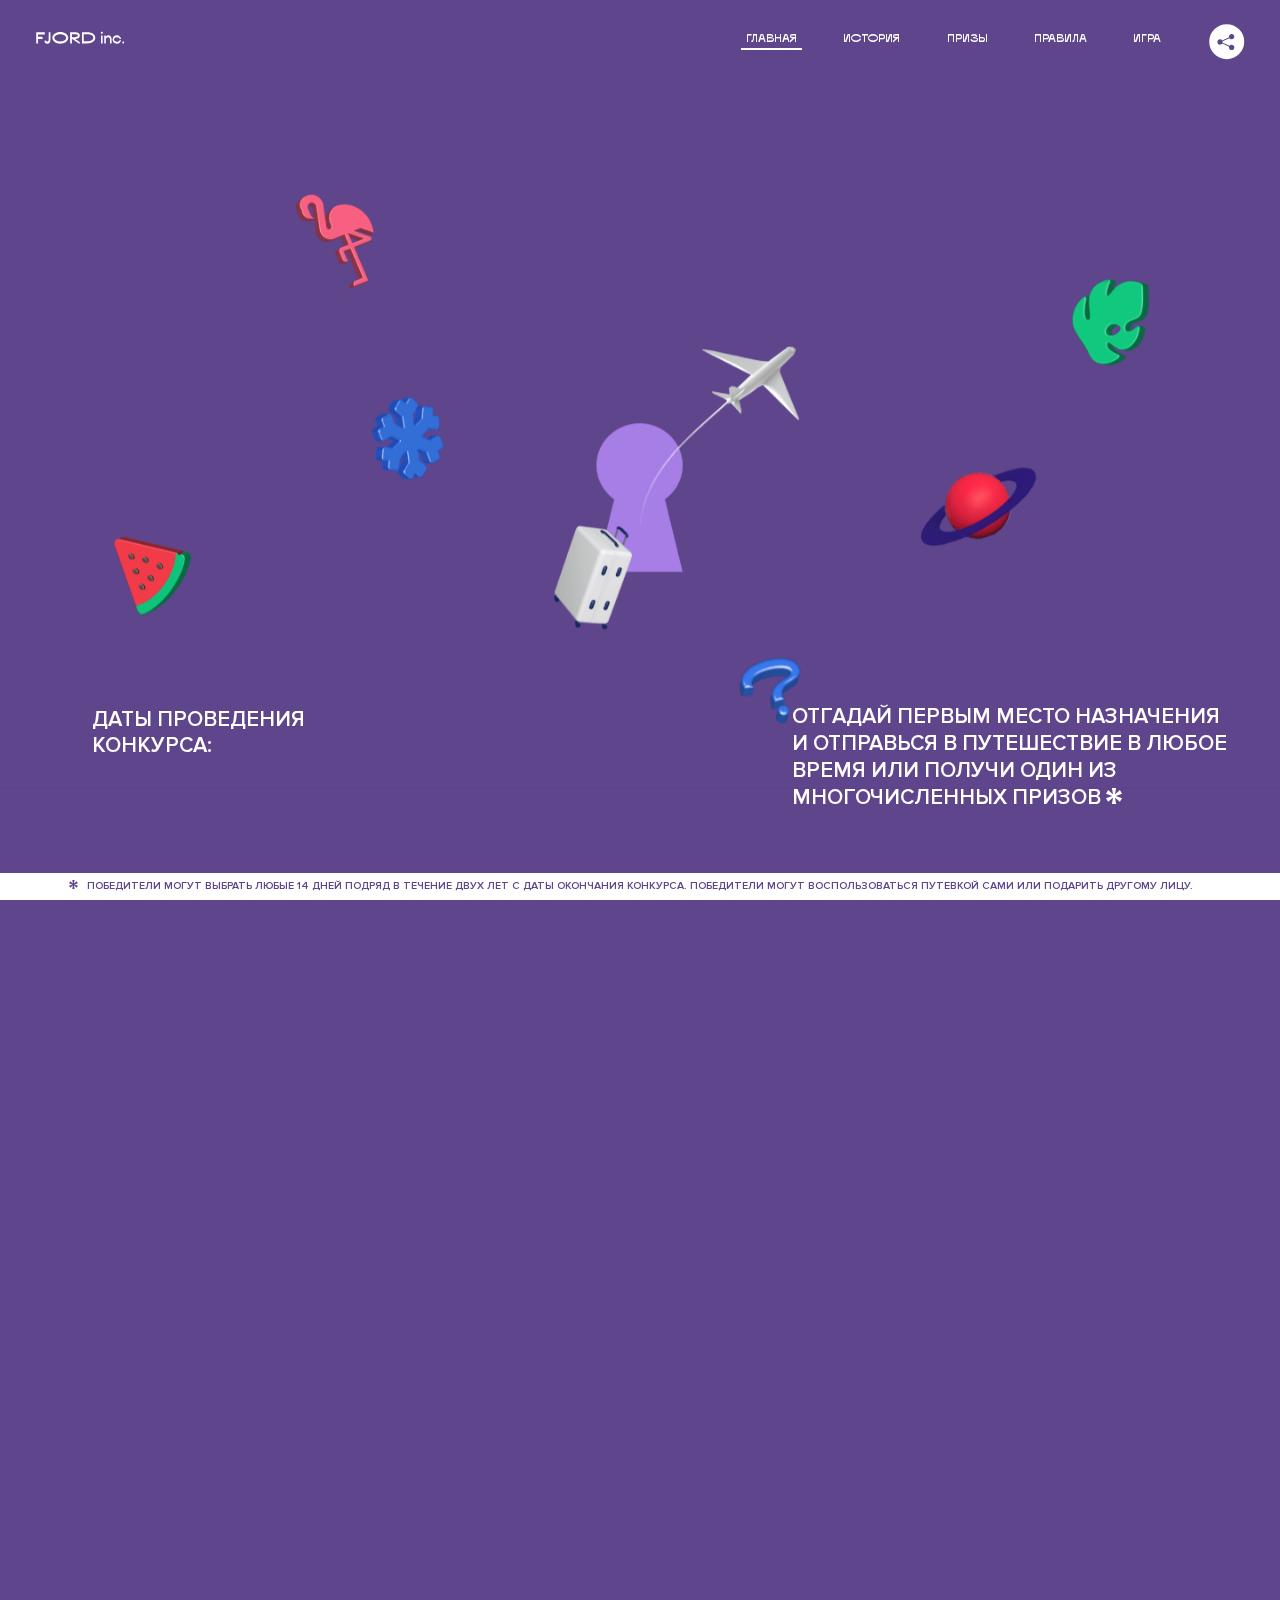
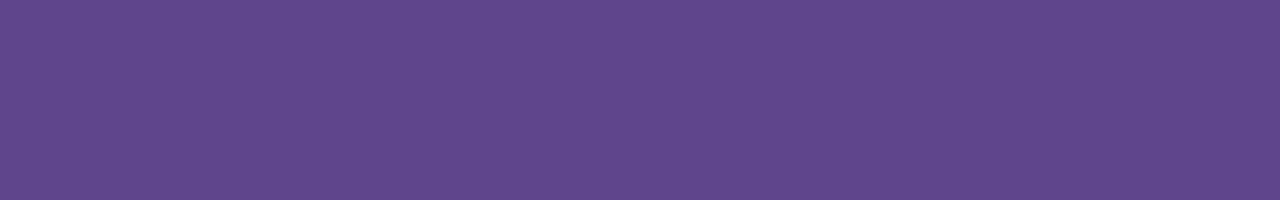
<file: 7/index.html>
<!DOCTYPE html>
<html lang="ru">
<head>
  <meta charset="UTF-8">
  <meta name="description" content="">
  <meta name="viewport" content="width=device-width, initial-scale=1.0">
  <meta http-equiv="X-UA-Compatible" content="ie=edge">
  <title>Mysterious Vacation</title>
<link href="css/style.min.css" rel="stylesheet">  <base href="https://htmlacademy-animation.github.io/1309637-magic-vacation-1/7/">
</head>
<body data-theme="purple">

  <header class="page-header js-header">
    <div class="page-header__wrapper">
      <a href="#" class="page-header__logo" aria-label="Перейти на страницу FJORD.Inc">
        <svg width="100" height="15" viewBox="0 0 100 15" fill="none" xmlns="http://www.w3.org/2000/svg">
          <path d="M0.26 1.4V14H2.276V8.906H7.334V6.44H2.276V3.848H9.872V1.4H0.26ZM12.733 14.36C15.127 14.36 16.243 12.65 16.243 9.5V1.4H14.263V8.96C14.263 11.21 13.723 11.876 12.733 11.876C11.833 11.876 11.473 11.3 11.347 10.58L9.36702 10.94C9.63702 13.046 10.663 14.36 12.733 14.36ZM18.3918 7.7C18.3918 11.372 22.3878 14.36 27.3198 14.36C32.2518 14.36 36.2478 11.372 36.2478 7.7C36.2478 4.028 32.2518 1.04 27.3198 1.04C22.3878 1.04 18.3918 4.028 18.3918 7.7ZM20.6058 7.7C20.6058 5.378 23.6118 3.524 27.3198 3.524C30.9918 3.524 33.9798 5.378 33.9798 7.7C33.9798 10.004 30.9918 11.858 27.3198 11.858C23.6118 11.858 20.6058 10.004 20.6058 7.7ZM40.403 14V8.906H40.799L49.079 14.702V12.38L44.039 8.906H44.201C47.999 8.906 49.277 7.304 49.277 5.162C49.277 3.092 47.999 1.4 44.201 1.4H38.387V14H40.403ZM43.535 3.722C45.785 3.722 47.045 4.136 47.045 5.432C47.045 6.764 45.785 7.034 43.535 7.034H40.403V3.722H43.535ZM51.6936 1.382V14H57.8676C62.7456 14 66.7236 11.534 66.7236 7.7C66.7236 3.848 62.7456 1.382 57.8676 1.382H51.6936ZM53.7096 11.624V3.722H57.5436C61.5396 3.722 64.4916 5.018 64.4916 7.7C64.4916 10.238 61.5396 11.624 57.5436 11.624H53.7096ZM73.1832 14.018H74.9832V5H73.1832V14.018ZM72.9132 1.976C72.9132 2.57 73.3992 3.092 74.0832 3.092C74.7492 3.092 75.2352 2.57 75.2352 1.976C75.2352 1.382 74.7672 0.805999 74.0832 0.805999C73.3812 0.805999 72.9132 1.382 72.9132 1.976ZM76.7867 14H78.5687V9.104C78.7487 8.006 79.5947 6.962 81.0887 6.962C82.1147 6.962 83.2667 7.448 83.2667 9.554V14H85.0487V9.014C85.0487 6.152 83.2307 4.73 81.3587 4.73C79.9187 4.73 79.0727 5.558 78.5687 6.854V5H76.7867V14ZM90.9898 14.27C93.5098 14.27 95.3818 12.506 95.7238 10.328H94.0498C93.7258 11.3 92.6998 12.02 90.9898 12.02C88.8478 12.02 87.7678 10.922 87.7678 9.59C87.7678 8.24 88.8478 6.962 90.9898 6.962C92.7538 6.962 93.7978 7.844 94.0858 8.924H95.7418C95.4358 6.71 93.6178 4.73 90.9898 4.73C88.0918 4.73 86.1298 7.124 86.1298 9.59C86.1298 12.074 88.1278 14.27 90.9898 14.27ZM97.0693 12.938C97.0693 13.658 97.5553 14.144 98.2753 14.144C98.9953 14.144 99.4813 13.658 99.4813 12.938C99.4813 12.2 98.9953 11.714 98.2753 11.714C97.5553 11.714 97.0693 12.2 97.0693 12.938Z" fill="currentColor"></path>
        </svg>
      </a>
      <button class="page-header__toggler js-menu-toggler" type="button" aria-label="Управление мобильным меню"><span>Меню</span></button>
      <nav class="page-header__nav">
        <div class="page-header__menu js-menu" id="menu">
          <ul>
            <li>
              <a class="js-menu-link active" href="#top" data-href="top">главная</a>
            </li>
            <li>
              <a class="js-menu-link" href="#story" data-href="story">история</a>
            </li>
            <li>
              <a class="js-menu-link" href="#prizes" data-href="prizes">призы</a>
            </li>
            <li>
              <a class="js-menu-link" href="#rules" data-href="rules">правила</a>
            </li>
            <li>
              <a class="js-menu-link" href="#game" data-href="game">игра</a>
            </li>
          </ul>
        </div>
        <div class="page-header__social">
          <div class="social-block js-social-block">
            <button class="social-block__toggler" aria-label="Управлять блоком с социальными кнопками">
              <svg width="26" height="22" viewBox="0 0 27 22" fill="none" xmlns="http://www.w3.org/2000/svg">
                <path d="M19.6721 7.43664C21.6273 7.43664 23.213 5.85095 23.213 3.89566C23.213 1.94037 21.6273 0.354675 19.6721 0.354675C17.7168 0.354675 16.1311 1.94037 16.1311 3.89566C16.1311 4.19968 16.1728 4.49178 16.2458 4.77345L7.21751 8.95527C6.57519 8.05214 5.52303 7.46049 4.33078 7.46049C2.37549 7.46049 0.789795 9.04618 0.789795 11.0015C0.789795 12.9568 2.37549 14.5425 4.33078 14.5425C5.52303 14.5425 6.57668 13.9508 7.21751 13.0477L16.2458 17.2295C16.1743 17.5112 16.1311 17.8033 16.1311 18.1073C16.1311 20.0626 17.7168 21.6483 19.6721 21.6483C21.6273 21.6483 23.213 20.0626 23.213 18.1073C23.213 16.152 21.6273 14.5663 19.6721 14.5663C18.4798 14.5663 17.4262 15.158 16.7853 16.0611L7.75701 11.8793C7.82854 11.5976 7.87176 11.3055 7.87176 11.0015C7.87176 10.6974 7.83003 10.4053 7.75701 10.1237L16.7853 5.94186C17.4262 6.84499 18.4783 7.43664 19.6721 7.43664Z" fill="currentColor"></path>
              </svg>
            </button>
            <ul class="social-block__list">
              <li>
                <a class="social-block__link social-block__link--fb" href="#" aria-label="Мы на Facebook">
                  <svg width="8" height="17" viewBox="0 0 8 17" fill="none" xmlns="http://www.w3.org/2000/svg">
                    <path d="M4.24646 16.9899H1.09275L1.05793 8.49828H0V5.30707H1.05793V3.81124C1.05793 1.42084 2.57654 0 5.21735 0H7.41758V3.18585H5.30841C4.28262 3.18585 4.2478 3.48582 4.2478 4.24914V5.30707H7.42964L7.16716 8.49828H4.2478V16.9899H4.24646Z" fill="currentColor"></path>
                  </svg>
                </a>
              </li>
              <li>
                <a class="social-block__link social-block__link--insta" href="#" aria-label="Мы в Instagram">
                  <svg width="15" height="15" viewBox="0 0 15 15" fill="none" xmlns="http://www.w3.org/2000/svg">
                    <path d="M11.0197 0H4.19806C2.14246 0 0.471191 1.66993 0.471191 3.72285V10.5499C0.471191 12.6082 2.14112 14.2727 4.19806 14.2727H11.0197C13.0753 14.2727 14.7466 12.6082 14.7466 10.5499V3.72285C14.7466 1.67127 13.0753 0 11.0197 0ZM11.0197 12.4849H4.19806C3.13076 12.4849 2.26432 11.6158 2.26432 10.5512V3.72419C2.26432 2.65956 3.13076 1.79715 4.19806 1.79715H11.0197C12.087 1.79715 12.9535 2.6609 12.9535 3.72419V10.5512C12.9535 11.6145 12.087 12.4849 11.0197 12.4849Z" fill="currentColor"></path>
                    <path d="M7.60887 3.11084C5.38989 3.11084 3.58203 4.9187 3.58203 7.14036C3.58203 9.35532 5.38989 11.1645 7.60887 11.1645C9.83053 11.1645 11.6357 9.35666 11.6357 7.14036C11.6357 4.9187 9.83053 3.11084 7.60887 3.11084ZM7.60887 9.36871C6.37551 9.36871 5.37784 8.37372 5.37784 7.14036C5.37784 5.90699 6.37551 4.90665 7.60887 4.90665C8.83822 4.90665 9.84259 5.90833 9.84259 7.14036C9.84392 8.37238 8.83822 9.36871 7.60887 9.36871Z" fill="currentColor"></path>
                    <path d="M11.3573 2.35962C10.8256 2.35962 10.3931 2.79752 10.3931 3.32381C10.3931 3.85546 10.8256 4.29336 11.3573 4.29336C11.8862 4.29336 12.3215 3.85546 12.3215 3.32381C12.3215 2.79752 11.8862 2.35962 11.3573 2.35962Z" fill="currentColor"></path>
                  </svg>
                </a>
              </li>
              <li>
                <a class="social-block__link social-block__link--vk" href="#" aria-label="Мы ВКонтакте">
                  <svg width="17" height="10" viewBox="0 0 17 10" fill="none" xmlns="http://www.w3.org/2000/svg">
                    <path d="M14.1234 4.9002C14.1234 4.9002 16.3623 1.72708 16.5866 0.680242C16.6595 0.312285 16.4947 0.103188 16.1069 0.103188C16.1069 0.103188 14.8193 0.103188 14.168 0.103188C13.7235 0.103188 13.5587 0.293278 13.4235 0.579768C13.4235 0.579768 12.3724 2.82553 11.0969 4.24712C10.6861 4.70333 10.4781 4.84318 10.2511 4.84318C10.0646 4.84318 9.98625 4.6911 9.98625 4.27834V0.649016C9.98625 0.147997 9.92545 0.00135496 9.5066 0.00135496H6.39628C6.15578 0.00135496 6.0085 0.134417 6.0085 0.324506C6.0085 0.801084 6.73406 0.908351 6.73406 2.20231V4.87305C6.73406 5.40529 6.70569 5.61575 6.45303 5.61575C5.78016 5.61575 4.19528 3.30618 3.30623 0.678887C3.12923 0.145282 2.93737 0 2.43475 0H0.486409C0.205373 0 0 0.190085 0 0.476576C0 0.991172 0.60666 3.40801 2.99277 6.64358C4.59927 8.8201 6.70569 10 8.60269 10C9.76196 10 10.0416 9.80312 10.0416 9.31432V7.63883C10.0416 7.22607 10.2065 7.04956 10.4429 7.04956C10.7078 7.04956 11.1847 7.13238 12.2805 8.22268C13.5843 9.47862 13.6762 10 14.3896 10H16.5676C16.7919 10 17 9.89273 17 9.52342C17 9.02919 16.3623 8.15343 15.384 7.10659C14.9801 6.56755 14.3302 5.98914 14.1248 5.72301C13.8275 5.40801 13.9154 5.23014 14.1234 4.9002Z" fill="currentColor"></path>
                  </svg>
                </a>
              </li>
            </ul>
          </div>
        </div>
      </nav>
    </div>
  </header>

  <main class="page-content">

    <section class="animation-screen"></section>

    <section class="screen screen--hidden screen--intro" id="top">
      <div class="screen__wrapper">
        <div class="intro">
          <h1 class="intro__title">Таинственный отпуск</h1>
          <div class="intro__content">
            <div class="intro__info">
              <p class="intro__label">Даты проведения конкурса:</p>
              <p class="intro__date">01 — 31.05 / 2020</p>
            </div>
            <div class="intro__message">
              <p>
                Отгадай первым место назначения и&nbsp;отправься в&nbsp;путешествие в&nbsp;любое время или получи один из многочисленных призов
                <svg width="16" height="16" viewBox="0 0 10 10" fill="none" xmlns="http://www.w3.org/2000/svg">
                  <path d="M0 6.35337L3.90271 4.99012L0 3.64663L1.34615 1.32374L4.44287 4.01073L3.67364 0H6.34615L5.57692 4.01073L8.65385 1.32374L10 3.64663L6.13405 4.99012L10 6.35337L8.65385 8.65651L5.57692 5.98927L6.34615 10H3.67364L4.44287 5.96952L1.34615 8.65651L0 6.35337Z" fill="currentColor"></path>
                </svg>
              </p>
            </div>
          </div>
        </div>
      </div>
      <div class="screen__footer js-footer">
        <button class="screen__footer-enlarge js-footer-toggler" type="button" aria-label="Показать сообщение">
          <svg width="10" height="10" viewBox="0 0 10 10" fill="none" xmlns="http://www.w3.org/2000/svg">
            <path d="M0 6.35337L3.90271 4.99012L0 3.64663L1.34615 1.32374L4.44287 4.01073L3.67364 0H6.34615L5.57692 4.01073L8.65385 1.32374L10 3.64663L6.13405 4.99012L10 6.35337L8.65385 8.65651L5.57692 5.98927L6.34615 10H3.67364L4.44287 5.96952L1.34615 8.65651L0 6.35337Z" fill="currentColor"></path>
          </svg>
        </button>
        <button class="screen__footer-collapse js-footer-toggler" type="button" aria-label="Скрыть сообщение">
          <svg width="13" height="13" viewBox="0 0 13 13" fill="none" xmlns="http://www.w3.org/2000/svg">
            <line x1="12.3536" y1="0.353553" x2="0.738349" y2="11.9688" stroke="currentColor"></line>
            <line x1="0.738319" y1="0.539925" x2="12.3535" y2="12.1551" stroke="currentColor"></line>
          </svg>
        </button>
        <div class="screen__footer-wrapper">
          <div class="screen__footer-announce">
            <p class="screen__footer-label">Даты проведения конкурса:</p>
            <p class="screen__footer-date">01 — 31.05 / 2020</p>
          </div>
          <div class="screen__footer-note">
            <p>
              <svg width="10" height="10" viewBox="0 0 10 10" fill="none" xmlns="http://www.w3.org/2000/svg">
                <path d="M0 6.35337L3.90271 4.99012L0 3.64663L1.34615 1.32374L4.44287 4.01073L3.67364 0H6.34615L5.57692 4.01073L8.65385 1.32374L10 3.64663L6.13405 4.99012L10 6.35337L8.65385 8.65651L5.57692 5.98927L6.34615 10H3.67364L4.44287 5.96952L1.34615 8.65651L0 6.35337Z" fill="currentColor"></path>
              </svg>
              <span>Победители могут выбрать любые 14 дней подряд в&nbsp;течение двух лет с&nbsp;даты окончания конкурса. Победители могут воспользоваться путевкой сами или подарить другому лицу.</span>
            </p>
          </div>
        </div>
      </div>
    </section>

    <section class="screen screen--hidden screen--story" id="story">

      <div class="slider swiper-container js-slider">

        <div class="swiper-wrapper">

          <div class="slider__item swiper-slide">
            <h2 class="slider__item-title">История</h2>
            <p class="slider__item-text">Джеймс Таргет был основателем компании &laquo;Fjord Inc.&raquo;. С&nbsp;1965 года &laquo;Fjord Inc.&raquo; прославилась надёжными и&nbsp;удобными чемоданами и&nbsp;аксессуарами для туристов.</p>
          </div>

          <div class="slider__item swiper-slide">
            <p class="slider__item-text">Когда Джеймсу было 7&nbsp;лет, в&nbsp;их&nbsp;доме гостил дядюшка и&nbsp;развлекал детей рассказами о&nbsp;своей поездке в&nbsp;место, показавшееся малышу Таргету невероятным. Тогда Джеймс решил, что однажды посетит его, но&nbsp;не&nbsp;будет рассказывать о&nbsp;мечте, пока не&nbsp;осуществит.</p>
          </div>

          <div class="slider__item swiper-slide">
            <p class="slider__item-text">Джеймс Таргет стал увлеченным путешественником. Он&nbsp;посетил 5&nbsp;континентов, 126&nbsp;стран.</p>
          </div>

          <div class="slider__item swiper-slide">
            <p class="slider__item-text">Он&nbsp;сплавлялся по&nbsp;Амазонке и&nbsp;погружался в&nbsp;пещеры Франции, медитировал в&nbsp;горах Тибета и&nbsp;пожимал руку вождя племени Акугауа.</p>
          </div>

          <div class="slider__item swiper-slide">
            <p class="slider__item-text">Из&nbsp;своих поездок Джеймс Таргет привозил идеи, как сделать свои чемоданы &laquo;Fjord Inc.&raquo; удобными и&nbsp;приспособленными к&nbsp;разным дорожным условиям.</p>
          </div>

          <div class="slider__item swiper-slide">
            <p class="slider__item-text">Всё это время Джеймс не&nbsp;оставлял идею поездки своей мечты. Однако, как только он&nbsp;брался за&nbsp;планирование, возникали препятствия, не&nbsp;позволяющие отправиться туда.</p>
          </div>

          <div class="slider__item swiper-slide">
            <p class="slider__item-text">В&nbsp;возрасте 67&nbsp;лет Джеймс Таргет попал под лавину и&nbsp;погиб. В&nbsp;своём завещании он&nbsp;поручил отправить в&nbsp;заветное путешествие трёх смельчаков, единых с&nbsp;ним духом.</p>
          </div>

          <div class="slider__item swiper-slide">
            <p class="slider__item-text">Тех, кто сможет узнать таинственное место, задавая вопросы специально обученному ИИ&nbsp;&laquo;Соне&raquo;, ждет фантастическое путешествие.</p>
          </div>
        </div>
        <div class="slider__controls">
          <button class="slider__control slider__control--prev js-control-prev" type="button" aria-label="Показать предыдущую историю">
            <svg width="12" height="22" viewBox="0 0 12 22" fill="none" xmlns="http://www.w3.org/2000/svg">
              <path d="M11 1L1 11L11 21" stroke="currentColor" stroke-width="2" stroke-linejoin="round"></path>
            </svg>
          </button>
          <button class="slider__control slider__control--next js-control-next" type="button" aria-label="Показать следующую историю">
            <svg width="12" height="22" viewBox="0 0 12 22" fill="none" xmlns="http://www.w3.org/2000/svg">
              <path d="M1 1L11 11L1 21" stroke="currentColor" stroke-width="2" stroke-linejoin="round"></path>
            </svg>
          </button>
        </div>
        <div class="slider__pagination swiper-pagination"></div>
      </div>
    </section>

    <section class="screen screen--hidden screen--prizes" id="prizes">
      <div class="screen__wrapper">
        <div class="prizes">
          <h2 class="prizes__title">ПРизы</h2>
          <div class="prizes__lead">
            <p>Найди ответ и&nbsp;получи один из&nbsp;призов:</p>
          </div>
          <ul class="prizes__list">
            <li class="prizes__item prizes__item--journeys">
              <div class="prizes__icon">
                <picture>
                  <source srcset="img/prize1-mob.svg" media="(orientation: portrait)">
                  <img src="img/prize1.svg" alt="">
                </picture>
              </div>
              <p class="prizes__desc">
                <b>3</b>
                <span>загадочных путешествия</span>
              </p>
            </li>
            <li class="prizes__item prizes__item--cases">
              <div class="prizes__icon">
                <picture>
                  <source srcset="img/prize2-mob.svg" media="(orientation: portrait)">
                  <img src="img/prize2.svg" alt="">
                </picture>
              </div>
              <p class="prizes__desc">
                <b>7</b>
                <span>надежных чемоданов</span>
              </p>
            </li>
            <li class="prizes__item prizes__item--codes">
              <div class="prizes__icon">
                <picture>
                  <source srcset="img/prize3-mob.svg" media="(orientation: portrait)">
                  <img src="img/prize3.svg" alt="">
                </picture>
              </div>
              <p class="prizes__desc">
                <b>900</b>
                <span>
                  промокодов на&nbsp;скидку 15%
                  <svg width="10" height="10" viewBox="0 0 10 10" fill="none" xmlns="http://www.w3.org/2000/svg">
                    <path d="M0 6.35337L3.90271 4.99012L0 3.64663L1.34615 1.32374L4.44287 4.01073L3.67364 0H6.34615L5.57692 4.01073L8.65385 1.32374L10 3.64663L6.13405 4.99012L10 6.35337L8.65385 8.65651L5.57692 5.98927L6.34615 10H3.67364L4.44287 5.96952L1.34615 8.65651L0 6.35337Z" fill="currentColor"></path>
                  </svg>
                </span>
              </p>
            </li>
          </ul>
        </div>
      </div>
      <div class="screen__footer js-footer">
        <button class="screen__footer-enlarge js-footer-toggler" type="button" aria-label="Показать сообщение">
          <svg width="10" height="10" viewBox="0 0 10 10" fill="none" xmlns="http://www.w3.org/2000/svg">
            <path d="M0 6.35337L3.90271 4.99012L0 3.64663L1.34615 1.32374L4.44287 4.01073L3.67364 0H6.34615L5.57692 4.01073L8.65385 1.32374L10 3.64663L6.13405 4.99012L10 6.35337L8.65385 8.65651L5.57692 5.98927L6.34615 10H3.67364L4.44287 5.96952L1.34615 8.65651L0 6.35337Z" fill="currentColor"></path>
          </svg>
        </button>
        <button class="screen__footer-collapse js-footer-toggler" type="button" aria-label="Скрыть сообщение">
          <svg width="13" height="13" viewBox="0 0 13 13" fill="none" xmlns="http://www.w3.org/2000/svg">
            <line x1="12.3536" y1="0.353553" x2="0.738349" y2="11.9688" stroke="currentColor"></line>
            <line x1="0.738319" y1="0.539925" x2="12.3535" y2="12.1551" stroke="currentColor"></line>
          </svg>
        </button>
        <div class="screen__footer-wrapper">
          <div class="screen__footer-announce">
            <p class="screen__footer-label">Даты проведения конкурса:</p>
            <p class="screen__footer-date">01 — 31.05 / 2020</p>
          </div>
          <div class="screen__footer-note">
            <p>
              <svg width="10" height="10" viewBox="0 0 10 10" fill="none" xmlns="http://www.w3.org/2000/svg">
                <path d="M0 6.35337L3.90271 4.99012L0 3.64663L1.34615 1.32374L4.44287 4.01073L3.67364 0H6.34615L5.57692 4.01073L8.65385 1.32374L10 3.64663L6.13405 4.99012L10 6.35337L8.65385 8.65651L5.57692 5.98927L6.34615 10H3.67364L4.44287 5.96952L1.34615 8.65651L0 6.35337Z" fill="currentColor"></path>
              </svg>
              <span>Скидка&nbsp;15% на&nbsp;единоразовое приобретение путёвки с&nbsp;1&nbsp;июня 2020 по&nbsp;31&nbsp;мая 2022&nbsp;года. Суммируется с&nbsp;другими акциями</span>
            </p>
          </div>
        </div>
      </div>
    </section>

    <section class="screen screen--hidden screen--rules" id="rules">
      <div class="screen__wrapper">
        <div class="rules">
          <h2 class="rules__title">Правила</h2>
          <div class="rules__lead">
            <p>Для того чтобы получить наследство Джеймса Таргета, тебе нужно выведать у&nbsp;&laquo;Сони&raquo;, куда предстоит отправиться тебе в&nbsp;случае победы</p>
          </div>
          <ol class="rules__list">
            <li class="rules__item">
              <p>Тебе отводится <br>5&nbsp;минут</p>
            </li>
            <li class="rules__item">
              <p>Задавай любые вопросы в&nbsp;текстовом поле</p>
            </li>
            <li class="rules__item">
              <p>Нажимай кнопку &laquo;Узнать&raquo;, чтобы получить ответ</p>
            </li>
            <li class="rules__item">
              <p>&laquo;Соня&raquo; может отвечать только&nbsp;Да или Нет</p>
            </li>
          </ol>
          <a href="#game" class="rules__link btn">
            <span class="rules__link-text">Погнали!</span>
          </a>
        </div>
      </div>
      <div class="screen__disclaimer">
        <div class="disclaimer">
          <ul>
            <li>
              <a href="#">Правовая информация</a>
            </li>
            <li>
              <a href="#">Подробные правила</a>
            </li>
          </ul>
        </div>
      </div>
    </section>

    <section class="screen screen--hidden screen--game" id="game">
      <div class="screen__wrapper">
        <div class="game">
          <div class="game__header">
            <h2 class="game__title">Игра</h2>
            <div class="game__counter">
              <span>05</span>:<span>00</span>
            </div>
          </div>
          <div class="game__body">
            <div class="chat">
              <div class="chat__body js-chat">
                <ul class="chat__list" id="messages"></ul>
              </div>
              <div class="chat__footer">
                <form action="#" method="post" class="form" id="message-form">
                  <label for="message-field" class="visually-hidden">Поле для ввода вопроса</label>
                  <div class="form__field-wrapper">
                      <input type="text" class="form__field form__field--text" id="message-field">
                  </div>
                  <button class="form__button btn">
                    Узнать
                    <svg width="18" height="19" viewBox="0 0 18 19" fill="none" xmlns="http://www.w3.org/2000/svg">
                      <path stroke="currentColor" stroke-width="2" d="M9 19V1"></path>
                      <path d="M1 9l8-8 8 8" stroke="currentColor" stroke-width="2" stroke-linejoin="round"></path>
                    </svg>
                  </button>
                </form>
              </div>
            </div>
          </div>
          <!-- временные кнопки для показа результата -->
          <div class="game__buttons">
            <button class="game__button btn js-show-result" type="button" data-target="result">Положительный результат</button>
            <button class="game__button btn js-show-result" type="button" data-target="result2">Положительный результат - 2</button>
            <button class="game__button btn js-show-result" type="button" data-target="result3">Отрицательный результат</button>
          </div>
        </div>
      </div>
    </section>

    <section class="screen screen--hidden screen--result" id="result">
      <div class="screen__wrapper">
        <div class="result result--trip">
          <div class="result__image">
            <picture>
              <source srcset="img/result1-mob.png 1x, img/result1-mob@2x.png 2x" media="(max-width: 768px) and (orientation: portrait)">
              <img src="img/result1.png" srcset="img/result1@2x.png 2x" alt="">
            </picture>
          </div>
          <h2 class="result__title">
            <span class="visually-hidden">ПОбеда!</span>
            <svg xmlns="http://www.w3.org/2000/svg" viewBox="0 0 568.85 109.24">
              <path d="M16,24.44V92H2.6V8H75V92H61.52V24.44H16Z" transform="translate(-2.1 -1.5)" fill="none" stroke="currentColor"></path>
              <path d="M148.76,5.6c32.88,0,59.52,19.92,59.52,44.4s-26.64,44.4-59.52,44.4S89.24,74.48,89.24,50,115.88,5.6,148.76,5.6Zm0,72.12c24.48,0,44.4-12.36,44.4-27.72s-19.92-27.84-44.4-27.84C124,22.16,104,34.52,104,50S124,77.72,148.76,77.72Z" transform="translate(-2.1 -1.5)" fill="none" stroke="currentColor"></path>
              <path d="M287.36,8V24.44H236v14.4h25.32c25.44,0,34,11.16,34,26.52,0,15.6-8.52,26.64-34,26.64H222.56V8h64.8ZM256.88,76.52c15.12,0,23.52-2,23.52-11.52S272,54.44,256.88,54.44H236V76.52h20.88Z" transform="translate(-2.1 -1.5)" fill="none" stroke="currentColor"></path>
              <path d="M371.47,8V24.44H320.84V41.6h33.6V58h-33.6V75.56h50.64V92H307.4V8h64.08Z" transform="translate(-2.1 -1.5)" fill="none" stroke="currentColor"></path>
              <path d="M382.39,110.24V75.56h7.44c4.56-4.68,7.8-18.36,8.76-56L399,8h48.6V75.56h10v34.68H442.87V92H397v18.24H382.39Zm51.72-34.68V24.44H411.55v3.12c-0.48,22.44-3.24,37.68-7.2,48h29.76Z" transform="translate(-2.1 -1.5)" fill="none" stroke="currentColor"></path>
              <path d="M463.75,92l28-84h27.12l28.08,84H533.47l-7.8-23.52h-37.8L480.07,92H463.75Zm56.64-40L507,11.84,493.51,52h26.88Z" transform="translate(-2.1 -1.5)" fill="none" stroke="currentColor"></path>
              <path d="M554.12,70.4L555.55,2H569l1.44,68.4H554.12Zm8.28,6.36c4.8,0,8,3.24,8,8.16a8,8,0,1,1-16.08,0C554.35,80,557.59,76.76,562.39,76.76Z" transform="translate(-2.1 -1.5)" fill="none" stroke="currentColor"></path>
            </svg>
          </h2>
          <div class="result__text">
            <p>ты&nbsp;отправляешься в&nbsp;Арктику!</p>
          </div>
          <div class="result__form">
            <form action="#" method="post" class="form form--result">
              <label for="email-field" class="visually-hidden">зарегистрируй результат</label>
              <div class="form__field-wrapper">
                <input type="email" class="form__field form__field--email" id="email-field" placeholder="e-mail для регистации результата и получения приза" required="">
              </div>
              <button class="form__button btn">
                отправить
                <svg width="18" height="19" viewBox="0 0 18 19" fill="none" xmlns="http://www.w3.org/2000/svg">
                  <path stroke="currentColor" stroke-width="2" d="M9 19V1"></path>
                  <path d="M1 9l8-8 8 8" stroke="currentColor" stroke-width="2" stroke-linejoin="round"></path>
                </svg>
              </button>
            </form>
          </div>
        </div>
      </div>
    </section>

    <section class="screen screen--hidden screen--result" id="result2">
      <div class="screen__wrapper">
        <div class="result result--prize">
          <div class="result__image">
            <div class="result__image-wrapper result__right-leaf">
              <img src="img/win-suitcase/leaf blue 1.png" alt="">
            </div>
            <div class="result__image-wrapper result__left-leaf">
              <img src="img/win-suitcase/leaf blue 2.png" alt="">
            </div>
            <div class="result__image-wrapper result__green-leaf">
              <img src="img/win-suitcase/leaf green.png" alt="">
            </div>
            <div class="result__image-wrapper result__suitcase">
              <img src="img/win-suitcase/suitcase.png" alt="">
            </div>
            <div class="result__image-wrapper result__flamingo">
              <img src="img/win-suitcase/flamingo.png" alt="">
            </div>
          </div>
          <h2 class="result__title">
            <span class="visually-hidden">ПОбеда!</span>
            <svg xmlns="http://www.w3.org/2000/svg" viewBox="0 0 568.85 109.24">
              <path d="M16,24.44V92H2.6V8H75V92H61.52V24.44H16Z" transform="translate(-2.1 -1.5)" fill="none" stroke="currentColor"></path>
              <path d="M148.76,5.6c32.88,0,59.52,19.92,59.52,44.4s-26.64,44.4-59.52,44.4S89.24,74.48,89.24,50,115.88,5.6,148.76,5.6Zm0,72.12c24.48,0,44.4-12.36,44.4-27.72s-19.92-27.84-44.4-27.84C124,22.16,104,34.52,104,50S124,77.72,148.76,77.72Z" transform="translate(-2.1 -1.5)" fill="none" stroke="currentColor"></path>
              <path d="M287.36,8V24.44H236v14.4h25.32c25.44,0,34,11.16,34,26.52,0,15.6-8.52,26.64-34,26.64H222.56V8h64.8ZM256.88,76.52c15.12,0,23.52-2,23.52-11.52S272,54.44,256.88,54.44H236V76.52h20.88Z" transform="translate(-2.1 -1.5)" fill="none" stroke="currentColor"></path>
              <path d="M371.47,8V24.44H320.84V41.6h33.6V58h-33.6V75.56h50.64V92H307.4V8h64.08Z" transform="translate(-2.1 -1.5)" fill="none" stroke="currentColor"></path>
              <path d="M382.39,110.24V75.56h7.44c4.56-4.68,7.8-18.36,8.76-56L399,8h48.6V75.56h10v34.68H442.87V92H397v18.24H382.39Zm51.72-34.68V24.44H411.55v3.12c-0.48,22.44-3.24,37.68-7.2,48h29.76Z" transform="translate(-2.1 -1.5)" fill="none" stroke="currentColor"></path>
              <path d="M463.75,92l28-84h27.12l28.08,84H533.47l-7.8-23.52h-37.8L480.07,92H463.75Zm56.64-40L507,11.84,493.51,52h26.88Z" transform="translate(-2.1 -1.5)" fill="none" stroke="currentColor"></path>
              <path d="M554.12,70.4L555.55,2H569l1.44,68.4H554.12Zm8.28,6.36c4.8,0,8,3.24,8,8.16a8,8,0,1,1-16.08,0C554.35,80,557.59,76.76,562.39,76.76Z" transform="translate(-2.1 -1.5)" fill="none" stroke="currentColor"></path>
            </svg>
          </h2>
          <div class="result__text">
            <p>чемодан &laquo;Fjord&nbsp;Inc.&raquo;&nbsp;твой</p>
          </div>
          <div class="result__form result__form--result2">
            <form action="#" method="post" class="form form--result">
              <label for="email-field2" class="visually-hidden">зарегистрируй результат</label>
              <div class="form__field-wrapper">
                <div class="form__field-animated"></div>
                <input type="email" class="form__field form__field--email2" id="email-field2" placeholder="e-mail для регистации результата и получения приза" required="">
              </div>
              <button class="form__button btn">
                отправить
                <svg width="18" height="19" viewBox="0 0 18 19" fill="none" xmlns="http://www.w3.org/2000/svg">
                  <path stroke="currentColor" stroke-width="2" d="M9 19V1"></path>
                  <path d="M1 9l8-8 8 8" stroke="currentColor" stroke-width="2" stroke-linejoin="round"></path>
                </svg>
              </button>
            </form>
          </div>
        </div>
      </div>
    </section>

    <section class="screen screen--hidden screen--result" id="result3">
      <div class="screen__wrapper">
        <div class="result result--negative">
          <div class="result__image">
            <picture>
              <source srcset="img/result3-mob.png 1x, img/result3-mob@2x.png 2x" media="(max-width: 768px) and (orientation: portrait)">
              <img src="img/result3.png" srcset="img/result3@2x.png 2x" alt="">
            </picture>
          </div>
          <h2 class="result__title">
            <span class="visually-hidden">Не угадал!</span>
            <svg xmlns="http://www.w3.org/2000/svg" viewBox="0 0 660.77 109.24">
              <path d="M2.66,92V8H16.1V42.2H53.3V8H66.74V92H53.3V58.64H16.1V92H2.66Z" transform="translate(-2.16 -1.5)" fill="none" stroke="currentColor"></path>
              <path d="M147.62,8V24.44H97V41.6h33.6V58H97V75.56h50.64V92H83.54V8h64.08Z" transform="translate(-2.16 -1.5)" fill="none" stroke="currentColor"></path>
              <path d="M199.22,8l20.52,42.36L235.34,8h16.44l-31,84H204.38l9.48-25.92L185.78,8h13.44Z" transform="translate(-2.16 -1.5)" fill="none" stroke="currentColor"></path>
              <path d="M273.74,24.44V92H260.3V8h50.16V24.44H273.74Z" transform="translate(-2.16 -1.5)" fill="none" stroke="currentColor"></path>
              <path d="M307.1,92l28-84h27.12l28.08,84H376.82L369,68.48h-37.8L323.42,92H307.1Zm56.64-40L350.3,11.84,336.86,52h26.88Z" transform="translate(-2.16 -1.5)" fill="none" stroke="currentColor"></path>
              <path d="M396.38,110.24V75.56h7.44c4.56-4.68,7.8-18.36,8.76-56L412.94,8h48.6V75.56h10v34.68H456.86V92H411v18.24H396.38ZM448.1,75.56V24.44H425.54v3.12c-0.48,22.44-3.24,37.68-7.2,48H448.1Z" transform="translate(-2.16 -1.5)" fill="none" stroke="currentColor"></path>
              <path d="M477.74,92l28-84h27.12L560.9,92H547.46l-7.8-23.52h-37.8L494.06,92H477.74Zm56.64-40-13.44-40.2L507.5,52h26.88Z" transform="translate(-2.16 -1.5)" fill="none" stroke="currentColor"></path>
              <path d="M568.7,76.88a13.77,13.77,0,0,0,5,1c6.6,0,10.44-6.24,12-58.32L586.22,8h46.2V92H619V24.44H598.82l-0.12,3.12C597.14,81,589,94.4,573.74,94.4a28.55,28.55,0,0,1-6.72-.84Z" transform="translate(-2.16 -1.5)" fill="none" stroke="currentColor"></path>
              <path d="M646.1,70.4L647.54,2H661l1.44,68.4H646.1Zm8.28,6.36c4.8,0,8,3.24,8,8.16a8,8,0,0,1-16.08,0C646.34,80,649.58,76.76,654.38,76.76Z" transform="translate(-2.16 -1.5)" fill="none" stroke="currentColor"></path>
            </svg>
          </h2>
          <button class="result__button js-play" type="button">
            не сдавайся!
            <span>
              <svg width="27" height="22" viewBox="0 0 27 22" fill="none" xmlns="http://www.w3.org/2000/svg">
                <path d="M10.6899 1.47998C5.42992 1.47998 1.16992 5.73998 1.16992 11C1.16992 16.26 5.42992 20.52 10.6899 20.52C15.9499 20.52 20.2099 16.26 20.2099 11V7.13998" stroke="currentColor" stroke-width="2" stroke-miterlimit="10"></path>
                <path d="M15.1099 12.5099L20.1499 7.13989L25.3099 12.6299" stroke="currentColor" stroke-width="2" stroke-miterlimit="10" stroke-linejoin="round"></path>
              </svg>
            </span>
          </button>
        </div>
      </div>
    </section>

    <div class="screen__curtain"></div>

  </main>

<script src="js/script.js"></script></body>
</html>
</file>
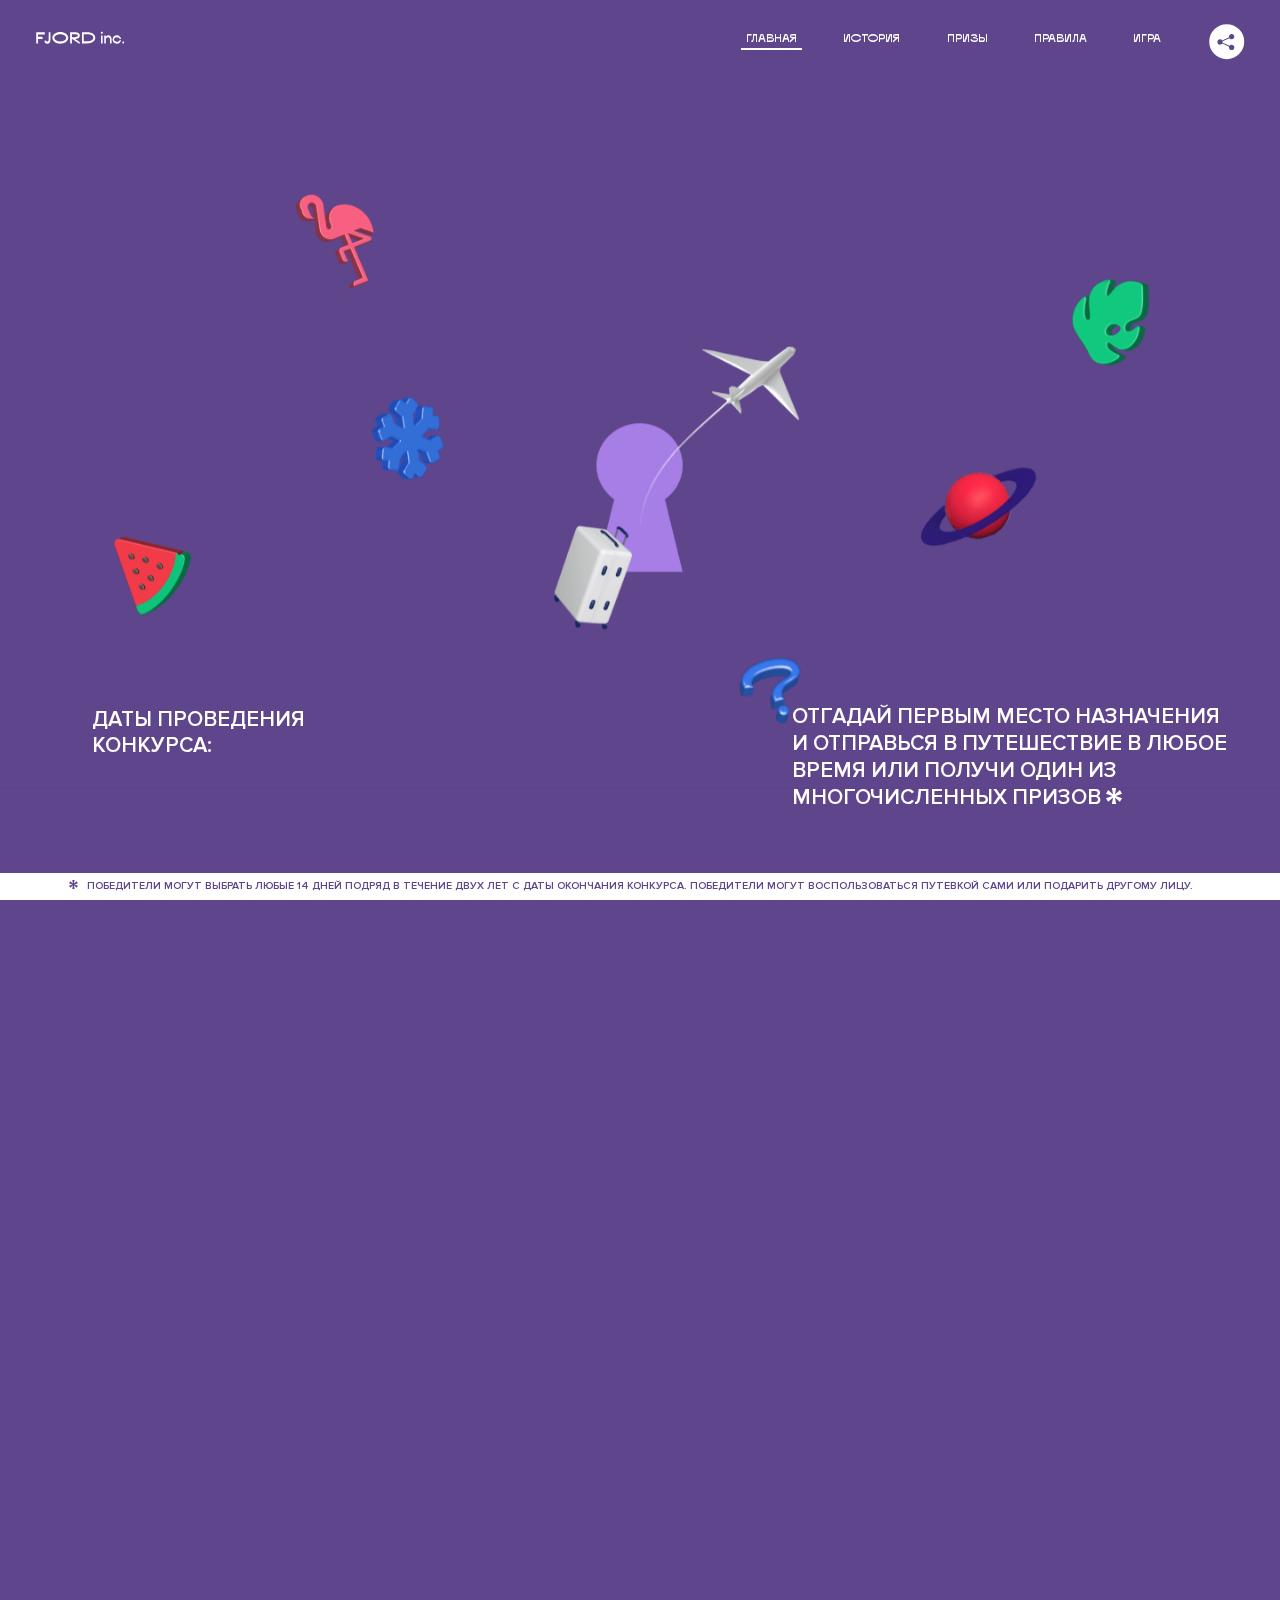
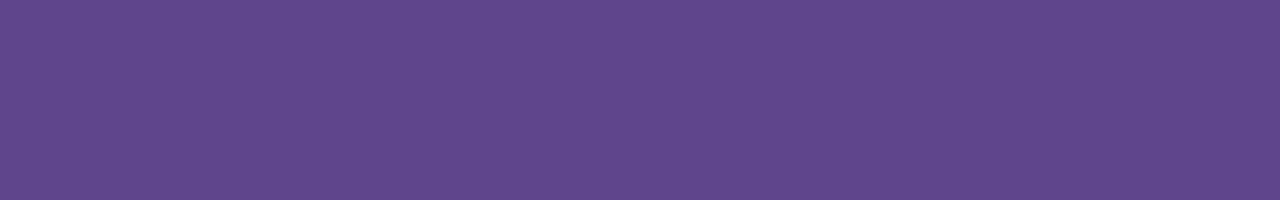
<file: 8/index.html>
<!DOCTYPE html>
<html lang="ru">
<head>
  <meta charset="UTF-8">
  <meta name="description" content="">
  <meta name="viewport" content="width=device-width, initial-scale=1.0">
  <meta http-equiv="X-UA-Compatible" content="ie=edge">
  <title>Mysterious Vacation</title>
<link href="css/style.min.css" rel="stylesheet">  <base href="https://htmlacademy-animation.github.io/1309637-magic-vacation-1/8/">
</head>
<body data-theme="purple">

  <header class="page-header js-header">
    <div class="page-header__wrapper">
      <a href="#" class="page-header__logo" aria-label="Перейти на страницу FJORD.Inc">
        <svg width="100" height="15" viewBox="0 0 100 15" fill="none" xmlns="http://www.w3.org/2000/svg">
          <path d="M0.26 1.4V14H2.276V8.906H7.334V6.44H2.276V3.848H9.872V1.4H0.26ZM12.733 14.36C15.127 14.36 16.243 12.65 16.243 9.5V1.4H14.263V8.96C14.263 11.21 13.723 11.876 12.733 11.876C11.833 11.876 11.473 11.3 11.347 10.58L9.36702 10.94C9.63702 13.046 10.663 14.36 12.733 14.36ZM18.3918 7.7C18.3918 11.372 22.3878 14.36 27.3198 14.36C32.2518 14.36 36.2478 11.372 36.2478 7.7C36.2478 4.028 32.2518 1.04 27.3198 1.04C22.3878 1.04 18.3918 4.028 18.3918 7.7ZM20.6058 7.7C20.6058 5.378 23.6118 3.524 27.3198 3.524C30.9918 3.524 33.9798 5.378 33.9798 7.7C33.9798 10.004 30.9918 11.858 27.3198 11.858C23.6118 11.858 20.6058 10.004 20.6058 7.7ZM40.403 14V8.906H40.799L49.079 14.702V12.38L44.039 8.906H44.201C47.999 8.906 49.277 7.304 49.277 5.162C49.277 3.092 47.999 1.4 44.201 1.4H38.387V14H40.403ZM43.535 3.722C45.785 3.722 47.045 4.136 47.045 5.432C47.045 6.764 45.785 7.034 43.535 7.034H40.403V3.722H43.535ZM51.6936 1.382V14H57.8676C62.7456 14 66.7236 11.534 66.7236 7.7C66.7236 3.848 62.7456 1.382 57.8676 1.382H51.6936ZM53.7096 11.624V3.722H57.5436C61.5396 3.722 64.4916 5.018 64.4916 7.7C64.4916 10.238 61.5396 11.624 57.5436 11.624H53.7096ZM73.1832 14.018H74.9832V5H73.1832V14.018ZM72.9132 1.976C72.9132 2.57 73.3992 3.092 74.0832 3.092C74.7492 3.092 75.2352 2.57 75.2352 1.976C75.2352 1.382 74.7672 0.805999 74.0832 0.805999C73.3812 0.805999 72.9132 1.382 72.9132 1.976ZM76.7867 14H78.5687V9.104C78.7487 8.006 79.5947 6.962 81.0887 6.962C82.1147 6.962 83.2667 7.448 83.2667 9.554V14H85.0487V9.014C85.0487 6.152 83.2307 4.73 81.3587 4.73C79.9187 4.73 79.0727 5.558 78.5687 6.854V5H76.7867V14ZM90.9898 14.27C93.5098 14.27 95.3818 12.506 95.7238 10.328H94.0498C93.7258 11.3 92.6998 12.02 90.9898 12.02C88.8478 12.02 87.7678 10.922 87.7678 9.59C87.7678 8.24 88.8478 6.962 90.9898 6.962C92.7538 6.962 93.7978 7.844 94.0858 8.924H95.7418C95.4358 6.71 93.6178 4.73 90.9898 4.73C88.0918 4.73 86.1298 7.124 86.1298 9.59C86.1298 12.074 88.1278 14.27 90.9898 14.27ZM97.0693 12.938C97.0693 13.658 97.5553 14.144 98.2753 14.144C98.9953 14.144 99.4813 13.658 99.4813 12.938C99.4813 12.2 98.9953 11.714 98.2753 11.714C97.5553 11.714 97.0693 12.2 97.0693 12.938Z" fill="currentColor"></path>
        </svg>
      </a>
      <button class="page-header__toggler js-menu-toggler" type="button" aria-label="Управление мобильным меню"><span>Меню</span></button>
      <nav class="page-header__nav">
        <div class="page-header__menu js-menu" id="menu">
          <ul>
            <li>
              <a class="js-menu-link active" href="#top" data-href="top">главная</a>
            </li>
            <li>
              <a class="js-menu-link" href="#story" data-href="story">история</a>
            </li>
            <li>
              <a class="js-menu-link" href="#prizes" data-href="prizes">призы</a>
            </li>
            <li>
              <a class="js-menu-link" href="#rules" data-href="rules">правила</a>
            </li>
            <li>
              <a class="js-menu-link" href="#game" data-href="game">игра</a>
            </li>
          </ul>
        </div>
        <div class="page-header__social">
          <div class="social-block js-social-block">
            <button class="social-block__toggler" aria-label="Управлять блоком с социальными кнопками">
              <svg width="26" height="22" viewBox="0 0 27 22" fill="none" xmlns="http://www.w3.org/2000/svg">
                <path d="M19.6721 7.43664C21.6273 7.43664 23.213 5.85095 23.213 3.89566C23.213 1.94037 21.6273 0.354675 19.6721 0.354675C17.7168 0.354675 16.1311 1.94037 16.1311 3.89566C16.1311 4.19968 16.1728 4.49178 16.2458 4.77345L7.21751 8.95527C6.57519 8.05214 5.52303 7.46049 4.33078 7.46049C2.37549 7.46049 0.789795 9.04618 0.789795 11.0015C0.789795 12.9568 2.37549 14.5425 4.33078 14.5425C5.52303 14.5425 6.57668 13.9508 7.21751 13.0477L16.2458 17.2295C16.1743 17.5112 16.1311 17.8033 16.1311 18.1073C16.1311 20.0626 17.7168 21.6483 19.6721 21.6483C21.6273 21.6483 23.213 20.0626 23.213 18.1073C23.213 16.152 21.6273 14.5663 19.6721 14.5663C18.4798 14.5663 17.4262 15.158 16.7853 16.0611L7.75701 11.8793C7.82854 11.5976 7.87176 11.3055 7.87176 11.0015C7.87176 10.6974 7.83003 10.4053 7.75701 10.1237L16.7853 5.94186C17.4262 6.84499 18.4783 7.43664 19.6721 7.43664Z" fill="currentColor"></path>
              </svg>
            </button>
            <ul class="social-block__list">
              <li>
                <a class="social-block__link social-block__link--fb" href="#" aria-label="Мы на Facebook">
                  <svg width="8" height="17" viewBox="0 0 8 17" fill="none" xmlns="http://www.w3.org/2000/svg">
                    <path d="M4.24646 16.9899H1.09275L1.05793 8.49828H0V5.30707H1.05793V3.81124C1.05793 1.42084 2.57654 0 5.21735 0H7.41758V3.18585H5.30841C4.28262 3.18585 4.2478 3.48582 4.2478 4.24914V5.30707H7.42964L7.16716 8.49828H4.2478V16.9899H4.24646Z" fill="currentColor"></path>
                  </svg>
                </a>
              </li>
              <li>
                <a class="social-block__link social-block__link--insta" href="#" aria-label="Мы в Instagram">
                  <svg width="15" height="15" viewBox="0 0 15 15" fill="none" xmlns="http://www.w3.org/2000/svg">
                    <path d="M11.0197 0H4.19806C2.14246 0 0.471191 1.66993 0.471191 3.72285V10.5499C0.471191 12.6082 2.14112 14.2727 4.19806 14.2727H11.0197C13.0753 14.2727 14.7466 12.6082 14.7466 10.5499V3.72285C14.7466 1.67127 13.0753 0 11.0197 0ZM11.0197 12.4849H4.19806C3.13076 12.4849 2.26432 11.6158 2.26432 10.5512V3.72419C2.26432 2.65956 3.13076 1.79715 4.19806 1.79715H11.0197C12.087 1.79715 12.9535 2.6609 12.9535 3.72419V10.5512C12.9535 11.6145 12.087 12.4849 11.0197 12.4849Z" fill="currentColor"></path>
                    <path d="M7.60887 3.11084C5.38989 3.11084 3.58203 4.9187 3.58203 7.14036C3.58203 9.35532 5.38989 11.1645 7.60887 11.1645C9.83053 11.1645 11.6357 9.35666 11.6357 7.14036C11.6357 4.9187 9.83053 3.11084 7.60887 3.11084ZM7.60887 9.36871C6.37551 9.36871 5.37784 8.37372 5.37784 7.14036C5.37784 5.90699 6.37551 4.90665 7.60887 4.90665C8.83822 4.90665 9.84259 5.90833 9.84259 7.14036C9.84392 8.37238 8.83822 9.36871 7.60887 9.36871Z" fill="currentColor"></path>
                    <path d="M11.3573 2.35962C10.8256 2.35962 10.3931 2.79752 10.3931 3.32381C10.3931 3.85546 10.8256 4.29336 11.3573 4.29336C11.8862 4.29336 12.3215 3.85546 12.3215 3.32381C12.3215 2.79752 11.8862 2.35962 11.3573 2.35962Z" fill="currentColor"></path>
                  </svg>
                </a>
              </li>
              <li>
                <a class="social-block__link social-block__link--vk" href="#" aria-label="Мы ВКонтакте">
                  <svg width="17" height="10" viewBox="0 0 17 10" fill="none" xmlns="http://www.w3.org/2000/svg">
                    <path d="M14.1234 4.9002C14.1234 4.9002 16.3623 1.72708 16.5866 0.680242C16.6595 0.312285 16.4947 0.103188 16.1069 0.103188C16.1069 0.103188 14.8193 0.103188 14.168 0.103188C13.7235 0.103188 13.5587 0.293278 13.4235 0.579768C13.4235 0.579768 12.3724 2.82553 11.0969 4.24712C10.6861 4.70333 10.4781 4.84318 10.2511 4.84318C10.0646 4.84318 9.98625 4.6911 9.98625 4.27834V0.649016C9.98625 0.147997 9.92545 0.00135496 9.5066 0.00135496H6.39628C6.15578 0.00135496 6.0085 0.134417 6.0085 0.324506C6.0085 0.801084 6.73406 0.908351 6.73406 2.20231V4.87305C6.73406 5.40529 6.70569 5.61575 6.45303 5.61575C5.78016 5.61575 4.19528 3.30618 3.30623 0.678887C3.12923 0.145282 2.93737 0 2.43475 0H0.486409C0.205373 0 0 0.190085 0 0.476576C0 0.991172 0.60666 3.40801 2.99277 6.64358C4.59927 8.8201 6.70569 10 8.60269 10C9.76196 10 10.0416 9.80312 10.0416 9.31432V7.63883C10.0416 7.22607 10.2065 7.04956 10.4429 7.04956C10.7078 7.04956 11.1847 7.13238 12.2805 8.22268C13.5843 9.47862 13.6762 10 14.3896 10H16.5676C16.7919 10 17 9.89273 17 9.52342C17 9.02919 16.3623 8.15343 15.384 7.10659C14.9801 6.56755 14.3302 5.98914 14.1248 5.72301C13.8275 5.40801 13.9154 5.23014 14.1234 4.9002Z" fill="currentColor"></path>
                  </svg>
                </a>
              </li>
            </ul>
          </div>
        </div>
      </nav>
    </div>
  </header>

  <main class="page-content">

    <section class="animation-screen"></section>

    <section class="screen screen--hidden screen--intro" id="top">
      <div class="screen__wrapper">
        <div class="intro">
          <h1 class="intro__title">Таинственный отпуск</h1>
          <div class="intro__content">
            <div class="intro__info">
              <p class="intro__label">Даты проведения конкурса:</p>
              <p class="intro__date">01 — 31.05 / 2020</p>
            </div>
            <div class="intro__message">
              <p>
                Отгадай первым место назначения и&nbsp;отправься в&nbsp;путешествие в&nbsp;любое время или получи один из многочисленных призов
                <svg width="16" height="16" viewBox="0 0 10 10" fill="none" xmlns="http://www.w3.org/2000/svg">
                  <path d="M0 6.35337L3.90271 4.99012L0 3.64663L1.34615 1.32374L4.44287 4.01073L3.67364 0H6.34615L5.57692 4.01073L8.65385 1.32374L10 3.64663L6.13405 4.99012L10 6.35337L8.65385 8.65651L5.57692 5.98927L6.34615 10H3.67364L4.44287 5.96952L1.34615 8.65651L0 6.35337Z" fill="currentColor"></path>
                </svg>
              </p>
            </div>
          </div>
        </div>
      </div>
      <div class="screen__footer js-footer">
        <button class="screen__footer-enlarge js-footer-toggler" type="button" aria-label="Показать сообщение">
          <svg width="10" height="10" viewBox="0 0 10 10" fill="none" xmlns="http://www.w3.org/2000/svg">
            <path d="M0 6.35337L3.90271 4.99012L0 3.64663L1.34615 1.32374L4.44287 4.01073L3.67364 0H6.34615L5.57692 4.01073L8.65385 1.32374L10 3.64663L6.13405 4.99012L10 6.35337L8.65385 8.65651L5.57692 5.98927L6.34615 10H3.67364L4.44287 5.96952L1.34615 8.65651L0 6.35337Z" fill="currentColor"></path>
          </svg>
        </button>
        <button class="screen__footer-collapse js-footer-toggler" type="button" aria-label="Скрыть сообщение">
          <svg width="13" height="13" viewBox="0 0 13 13" fill="none" xmlns="http://www.w3.org/2000/svg">
            <line x1="12.3536" y1="0.353553" x2="0.738349" y2="11.9688" stroke="currentColor"></line>
            <line x1="0.738319" y1="0.539925" x2="12.3535" y2="12.1551" stroke="currentColor"></line>
          </svg>
        </button>
        <div class="screen__footer-wrapper">
          <div class="screen__footer-announce">
            <p class="screen__footer-label">Даты проведения конкурса:</p>
            <p class="screen__footer-date">01 — 31.05 / 2020</p>
          </div>
          <div class="screen__footer-note">
            <p>
              <svg width="10" height="10" viewBox="0 0 10 10" fill="none" xmlns="http://www.w3.org/2000/svg">
                <path d="M0 6.35337L3.90271 4.99012L0 3.64663L1.34615 1.32374L4.44287 4.01073L3.67364 0H6.34615L5.57692 4.01073L8.65385 1.32374L10 3.64663L6.13405 4.99012L10 6.35337L8.65385 8.65651L5.57692 5.98927L6.34615 10H3.67364L4.44287 5.96952L1.34615 8.65651L0 6.35337Z" fill="currentColor"></path>
              </svg>
              <span>Победители могут выбрать любые 14 дней подряд в&nbsp;течение двух лет с&nbsp;даты окончания конкурса. Победители могут воспользоваться путевкой сами или подарить другому лицу.</span>
            </p>
          </div>
        </div>
      </div>
    </section>

    <section class="screen screen--hidden screen--story" id="story">

      <div class="slider swiper-container js-slider">

        <div class="swiper-wrapper">

          <div class="slider__item swiper-slide">
            <h2 class="slider__item-title">История</h2>
            <p class="slider__item-text">Джеймс Таргет был основателем компании &laquo;Fjord Inc.&raquo;. С&nbsp;1965 года &laquo;Fjord Inc.&raquo; прославилась надёжными и&nbsp;удобными чемоданами и&nbsp;аксессуарами для туристов.</p>
          </div>

          <div class="slider__item swiper-slide">
            <p class="slider__item-text">Когда Джеймсу было 7&nbsp;лет, в&nbsp;их&nbsp;доме гостил дядюшка и&nbsp;развлекал детей рассказами о&nbsp;своей поездке в&nbsp;место, показавшееся малышу Таргету невероятным. Тогда Джеймс решил, что однажды посетит его, но&nbsp;не&nbsp;будет рассказывать о&nbsp;мечте, пока не&nbsp;осуществит.</p>
          </div>

          <div class="slider__item swiper-slide">
            <p class="slider__item-text">Джеймс Таргет стал увлеченным путешественником. Он&nbsp;посетил 5&nbsp;континентов, 126&nbsp;стран.</p>
          </div>

          <div class="slider__item swiper-slide">
            <p class="slider__item-text">Он&nbsp;сплавлялся по&nbsp;Амазонке и&nbsp;погружался в&nbsp;пещеры Франции, медитировал в&nbsp;горах Тибета и&nbsp;пожимал руку вождя племени Акугауа.</p>
          </div>

          <div class="slider__item swiper-slide">
            <p class="slider__item-text">Из&nbsp;своих поездок Джеймс Таргет привозил идеи, как сделать свои чемоданы &laquo;Fjord Inc.&raquo; удобными и&nbsp;приспособленными к&nbsp;разным дорожным условиям.</p>
          </div>

          <div class="slider__item swiper-slide">
            <p class="slider__item-text">Всё это время Джеймс не&nbsp;оставлял идею поездки своей мечты. Однако, как только он&nbsp;брался за&nbsp;планирование, возникали препятствия, не&nbsp;позволяющие отправиться туда.</p>
          </div>

          <div class="slider__item swiper-slide">
            <p class="slider__item-text">В&nbsp;возрасте 67&nbsp;лет Джеймс Таргет попал под лавину и&nbsp;погиб. В&nbsp;своём завещании он&nbsp;поручил отправить в&nbsp;заветное путешествие трёх смельчаков, единых с&nbsp;ним духом.</p>
          </div>

          <div class="slider__item swiper-slide">
            <p class="slider__item-text">Тех, кто сможет узнать таинственное место, задавая вопросы специально обученному ИИ&nbsp;&laquo;Соне&raquo;, ждет фантастическое путешествие.</p>
          </div>
        </div>
        <div class="slider__controls">
          <button class="slider__control slider__control--prev js-control-prev" type="button" aria-label="Показать предыдущую историю">
            <svg width="12" height="22" viewBox="0 0 12 22" fill="none" xmlns="http://www.w3.org/2000/svg">
              <path d="M11 1L1 11L11 21" stroke="currentColor" stroke-width="2" stroke-linejoin="round"></path>
            </svg>
          </button>
          <button class="slider__control slider__control--next js-control-next" type="button" aria-label="Показать следующую историю">
            <svg width="12" height="22" viewBox="0 0 12 22" fill="none" xmlns="http://www.w3.org/2000/svg">
              <path d="M1 1L11 11L1 21" stroke="currentColor" stroke-width="2" stroke-linejoin="round"></path>
            </svg>
          </button>
        </div>
        <div class="slider__pagination swiper-pagination"></div>
      </div>
    </section>

    <section class="screen screen--hidden screen--prizes" id="prizes">
      <div class="screen__wrapper">
        <div class="prizes">
          <h2 class="prizes__title">ПРизы</h2>
          <div class="prizes__lead">
            <p>Найди ответ и&nbsp;получи один из&nbsp;призов:</p>
          </div>
          <ul class="prizes__list">
            <li class="prizes__item prizes__item--journeys">
              <div class="prizes__icon">
                <svg id="prize-icon-1" xmlns="http://www.w3.org/2000/svg" xmlns:xlink="http://www.w3.org/1999/xlink" viewBox="0 0 350 330">
                  <defs>
                    <clipPath id="window">
                      <path d="M275,225.43H257.87a17.6,17.6,0,0,1-17.52-17.58V170a17.6,17.6,0,0,1,17.52-17.58H275A17.6,17.6,0,0,1,292.51,170v37.83A17.61,17.61,0,0,1,275,225.43Z"></path>
                    </clipPath>
                  </defs>
                  <g clip-path="url(#window)">
                    <g transform="translate(220 160)">
                      <line x1="28.18" y1="38.34" x2="91.09" y2="38.34" fill="none" stroke="rgba(255, 255, 255, 0)" stroke-linecap="round" stroke-miterlimit="10" stroke-width="2">
                        <animateTransform attributeName="transform" type="translate" to="-200" dur="2s" begin="2.7s" fill="freeze"></animateTransform>
                        <animate attributeName="stroke" values="
                            rgba(255, 255, 255, 0);
                            rgba(255, 255, 255, 1);
                            rgba(255, 255, 255, 1);
                            rgba(255, 255, 255, 0)
                          " keyTimes="0; 0.1; 0.9; 1" begin="2.8s" dur="2s" fill="freeze"></animate>
                      </line>
                      <path d="M41.77,97.54H77.06a12.4,12.4,0,1,1,24.8,0h17.93" transform="translate(-40.77 -69.46)" fill="none" stroke="rgba(255, 255, 255, 0)" stroke-linecap="round" stroke-miterlimit="10" stroke-width="2">
                        <animateTransform attributeName="transform" type="translate" to="-200, -69.46" dur="2s" begin="2.7s" fill="freeze"></animateTransform>
                        <animate attributeName="stroke" values="
                            rgba(255, 255, 255, 0);
                            rgba(255, 255, 255, 1);
                            rgba(255, 255, 255, 1);
                            rgba(255, 255, 255, 0)
                          " keyTimes="0; 0.1; 0.9; 1" begin="2.8s" dur="2s" fill="freeze"></animate>
                      </path>
                      <line x1="218.19" y1="23.72" x2="257.97" y2="23.72" fill="none" stroke="rgba(255, 255, 255, 0)" stroke-linecap="round" stroke-miterlimit="10" stroke-width="2">
                        <animateTransform attributeName="transform" type="translate" to="-200" dur="2s" begin="2.7s" fill="freeze"></animateTransform>
                        <animate attributeName="stroke" values="
                            rgba(255, 255, 255, 0);
                            rgba(255, 255, 255, 1);
                            rgba(255, 255, 255, 1);
                            rgba(255, 255, 255, 0)
                          " keyTimes="0; 0.1; 0.9; 1" begin="2.8s" dur="2s" fill="freeze"></animate>
                      </line>
                      <path d="M278.75,82.91H251.39a12.4,12.4,0,1,0-24.8,0H208.65" transform="translate(-40.77 -69.46)" fill="none" stroke="#fff" stroke-linecap="round" stroke-miterlimit="10" stroke-width="2">
                        <animateTransform attributeName="transform" type="translate" to="-200, -69.46" dur="2s" begin="2.7s" fill="freeze"></animateTransform>
                        <animate attributeName="stroke" values="
                            rgba(255, 255, 255, 0);
                            rgba(255, 255, 255, 1);
                            rgba(255, 255, 255, 1);
                            rgba(255, 255, 255, 0)
                          " keyTimes="0; 0.1; 0.9; 1" begin="2.8s" dur="2s" fill="freeze"></animate>
                      </path>
                      <line x1="246.24" y1="13.45" x2="268.43" y2="13.45" fill="none" stroke="#fff" stroke-linecap="round" stroke-miterlimit="10" stroke-width="2">
                        <animateTransform attributeName="transform" type="translate" to="-200" dur="2s" begin="2.7s" fill="freeze"></animateTransform>
                        <animate attributeName="stroke" values="
                            rgba(255, 255, 255, 0);
                            rgba(255, 255, 255, 1);
                            rgba(255, 255, 255, 1);
                            rgba(255, 255, 255, 0)
                          " keyTimes="0; 0.1; 0.9; 1" begin="2.8s" dur="2s" fill="freeze"></animate>
                      </line>
                    </g>
                  </g>
                  <g>
                    <!-- chair -->
                    <g>
                      <g id="columns" class="prizes__columns">
                        <path d="M91.14 327.79C89.9394 327.684 89.0477 326.632 89.14 325.43L102.8 132.26C103.9 116.77 98 110.34 94.05 107.79C93.5925 107.481 93.3691 106.925 93.4858 106.386C93.6025 105.846 94.0358 105.432 94.58 105.34C103 104 122.18 104 120 134.19L106.43 326.67C106.324 327.866 105.278 328.757 104.08 328.67L91.14 327.79Z" fill="#ffffff" fill-rule="evenodd" opacity="1" stroke="none"></path>
                        <path d="M124.5 328.17C123.285 328.154 122.313 327.155 122.33 325.94L124.57 132.31C124.76 116.78 118.5 110.7 114.41 108.4C113.94 108.116 113.689 107.576 113.774 107.034C113.86 106.492 114.266 106.055 114.8 105.93C123.16 104.03 142.29 102.93 141.95 133.21L139.7 326.14C139.689 327.355 138.695 328.331 137.48 328.32L124.5 328.17Z" fill="#ffffff" fill-rule="evenodd" opacity="1" stroke="none"></path>
                      </g>
                      <g id="chair" class="prizes__chair">
                        <path d="M257.5 259.82L196.76 259.82L196.76 245.63L251.85 245.63C257.325 245.641 261.756 250.085 261.75 255.56C261.744 257.905 259.845 259.805 257.5 259.81" fill="#a67ee5" fill-rule="evenodd" opacity="1" stroke="none"></path>
                        <path d="M257.5 259.82L196.76 259.82L196.76 245.63L251.85 245.63C257.325 245.641 261.756 250.085 261.75 255.56C261.75 257.909 259.849 259.814 257.5 259.82Z" fill="none" fill-rule="evenodd" opacity="1" stroke="#ffffff" stroke-linecap="butt" stroke-linejoin="miter" stroke-width="2"></path>
                        <path d="M185.47 328.31L171.5 328.31L165.19 286.72L179.16 286.72L185.47 328.31Z" fill="#a67ee5" fill-rule="evenodd" opacity="1" stroke="none"></path>
                        <path d="M185.47 328.31L171.5 328.31L165.19 286.72L179.16 286.72L185.47 328.31Z" fill="none" fill-rule="evenodd" opacity="1" stroke="#ffffff" stroke-linecap="butt" stroke-linejoin="miter" stroke-width="2"></path>
                        <path d="M235.03 328.31L221.06 328.31L214.76 286.72L228.72 286.72L235.03 328.31Z" fill="#a67ee5" fill-rule="evenodd" opacity="1" stroke="none"></path>
                        <path d="M235.03 328.31L221.06 328.31L214.76 286.72L228.72 286.72L235.03 328.31Z" fill="none" fill-rule="evenodd" opacity="1" stroke="#ffffff" stroke-linecap="butt" stroke-linejoin="miter" stroke-width="2"></path>
                        <path d="M281.33 272.45L225.44 272.45C222.669 272.45 220.316 270.421 219.91 267.68L209.05 195.44C214.97 190.538 217.052 182.377 214.204 175.238C211.356 168.099 204.229 163.612 196.56 164.13L141.48 164.13L141.16 267L156.93 290.35L204.12 298.74C205.472 299.235 206.9 299.489 208.34 299.49L281.34 299.49C288.812 299.49 294.87 293.432 294.87 285.96C294.87 278.488 288.812 272.43 281.34 272.43" fill="#a67ee5" fill-rule="evenodd" opacity="1" stroke="none"></path>
                        <path d="M281.33 272.45L225.44 272.45C222.669 272.45 220.316 270.421 219.91 267.68L209.05 195.44C214.97 190.538 217.052 182.377 214.204 175.238C211.356 168.099 204.229 163.612 196.56 164.13L141.48 164.13L141.16 267L156.93 290.35L204.12 298.74C205.472 299.235 206.9 299.489 208.34 299.49L281.34 299.49C288.605 299.208 294.347 293.235 294.345 285.965C294.342 278.695 288.595 272.727 281.33 272.45Z" fill="none" fill-rule="evenodd" opacity="1" stroke="#ffffff" stroke-linecap="butt" stroke-linejoin="miter" stroke-width="2"></path>
                        <path d="M162.42 267.69L151.56 195.45C157.899 190.205 159.791 181.286 156.127 173.919C152.464 166.553 144.21 162.679 136.203 164.569C128.196 166.458 122.544 173.613 122.56 181.84C122.562 183.619 122.829 185.389 123.35 187.09L138.65 289C139.551 295.051 144.742 299.532 150.86 299.54L223.86 299.54C231.186 299.341 237.022 293.344 237.022 286.015C237.022 278.686 231.186 272.689 223.86 272.49L167.95 272.49C165.181 272.477 162.834 270.448 162.42 267.71" fill="#a67ee5" fill-rule="evenodd" opacity="1" stroke="none"></path>
                        <path d="M162.42 267.69L151.56 195.45C157.899 190.205 159.791 181.286 156.127 173.919C152.464 166.553 144.21 162.679 136.203 164.569C128.196 166.458 122.544 173.613 122.56 181.84C122.562 183.619 122.829 185.389 123.35 187.09L138.65 289C139.551 295.051 144.742 299.532 150.86 299.54L223.86 299.54C231.186 299.341 237.022 293.344 237.022 286.015C237.022 278.686 231.186 272.689 223.86 272.49L167.95 272.49C165.174 272.475 162.825 270.436 162.42 267.69Z" fill="none" fill-rule="evenodd" opacity="1" stroke="#ffffff" stroke-linecap="butt" stroke-linejoin="miter" stroke-width="2"></path>
                        <path d="M206.26 259.82L134.26 259.82L132.13 245.63L200.6 245.63C206.075 245.641 210.506 250.085 210.5 255.56C210.495 257.905 208.595 259.805 206.25 259.81" fill="#a67ee5" fill-rule="evenodd" opacity="1" stroke="none"></path>
                        <path d="M206.26 259.82L134.26 259.82L132.13 245.63L200.6 245.63C206.075 245.641 210.506 250.085 210.5 255.56C210.5 257.905 208.605 259.809 206.26 259.82Z" fill="none" fill-rule="evenodd" opacity="1" stroke="#ffffff" stroke-linecap="butt" stroke-linejoin="miter" stroke-width="2"></path>
                        <path d="M151.57 195.44L209.05 195.44" fill="none" fill-rule="evenodd" opacity="1" stroke="#ffffff" stroke-linecap="round" stroke-linejoin="miter" stroke-width="2"></path>
                      </g>
                      <g id="fern" class="prizes__fern">
                        <g class="prizes__fern-wrapper">
                          <path d="M79.18 194C85.4261 202.316 90.6596 211.346 94.77 220.9C87.606 213.464 80.9004 205.599 74.69 197.35C68.4883 189.072 62.7881 180.43 57.62 171.47C65.6734 178.1 72.9108 185.663 79.18 194" fill="#36e69a" fill-rule="evenodd" opacity="1" stroke="none"></path>
                          <path d="M80.94 214.39C89.3383 220.276 96.9939 227.156 103.74 234.88C94.8077 230.187 86.1775 224.94 77.9 219.17C69.7048 213.439 61.8824 207.194 54.48 200.47C63.8466 203.987 72.7358 208.663 80.94 214.39" fill="#36e69a" fill-rule="evenodd" opacity="1" stroke="none"></path>
                          <path d="M93.66 205.48C96.4274 215.47 99.7935 225.284 103.74 234.87C103.5 224.55 101.988 214.3 99.24 204.35C96.3865 194.098 92.3388 184.217 87.18 174.91C88.7226 185.22 90.8832 195.429 93.65 205.48" fill="#36e69a" fill-rule="evenodd" opacity="1" stroke="none"></path>
                          <path d="M107.32 213.52C107.377 223.776 108.065 234.019 109.38 244.19C111.898 234.372 113.161 224.275 113.14 214.14C113.075 203.564 111.732 193.034 109.14 182.78C107.854 192.976 107.229 203.244 107.27 213.52" fill="#25b774" fill-rule="evenodd" opacity="1" stroke="none"></path>
                          <path d="M83.08 229.56C92.4142 233.336 101.245 238.253 109.37 244.2C99.7922 241.753 90.3853 238.679 81.21 235C72.1574 231.339 63.3493 227.1 54.84 222.31C64.5308 223.516 74.0258 225.966 83.09 229.6" fill="#25b774" fill-rule="evenodd" opacity="1" stroke="none"></path>
                          <path d="M88.06 243.83C97.6806 246.377 106.941 250.13 115.62 255C105.908 253.803 96.2919 251.932 86.84 249.4C77.5057 246.893 68.346 243.777 59.42 240.07C69.0896 240.093 78.7169 241.347 88.07 243.8" fill="#25b774" fill-rule="evenodd" opacity="1" stroke="none"></path>
                          <path d="M118.71 224.79C117.033 234.797 115.997 244.901 115.61 255.04C119.756 245.942 122.72 236.351 124.43 226.5C126.18 216.201 126.657 205.726 125.85 195.31C122.772 204.955 120.383 214.807 118.7 224.79" fill="#25b774" fill-rule="evenodd" opacity="1" stroke="none"></path>
                          <path d="M98.86 262C108.367 264.957 117.462 269.103 125.93 274.34C116.275 272.737 106.742 270.468 97.4 267.55C88.1811 264.661 79.1617 261.17 70.4 257.1C80.056 257.521 89.6193 259.167 98.86 262" fill="#068e4d" fill-rule="evenodd" opacity="1" stroke="none"></path>
                          <path d="M130.27 244.29C128.179 254.22 126.73 264.274 125.93 274.39C130.454 265.47 133.815 256.006 135.93 246.23C138.105 236.014 139.015 225.569 138.64 215.13C135.168 224.64 132.375 234.385 130.28 244.29" fill="#068e4d" fill-rule="evenodd" opacity="1" stroke="none"></path>
                          <path d="M108.9 280.69C118.279 284.044 127.196 288.57 135.44 294.16C125.858 292.144 116.426 289.471 107.21 286.16C98.1172 282.886 89.2483 279.021 80.66 274.59C90.2934 275.409 99.7831 277.452 108.9 280.67" fill="#068e4d" fill-rule="evenodd" opacity="1" stroke="none"></path>
                          <path d="M141 264.26C138.499 274.096 136.635 284.084 135.42 294.16C140.302 285.429 144.049 276.11 146.57 266.43C149.173 256.3 150.516 245.889 150.57 235.43C146.702 244.801 143.504 254.436 141 264.26" fill="#068e4d" fill-rule="evenodd" opacity="1" stroke="none"></path>
                          <path d="M92.62 217.67C115.835 252.089 134.92 289.12 149.48 328" fill="none" fill-rule="evenodd" opacity="1" stroke="#36e69a" stroke-linecap="round" stroke-linejoin="round" stroke-width="2"></path>
                        </g>
                      </g>
                      <animateTransform xlink:href="#chair" attributeName="transform" type="translate" from="-100" to="0" begin="2.8s" dur="0.4s" keyTimes="0; 1" calcMode="spline" keySplines="0.43 0.78 0.49 0.99" fill="freeze"></animateTransform>
                      <animateTransform xlink:href="#columns" attributeName="transform" type="translate" from="-100" to="0" begin="3s" dur="0.2s" keyTimes="0; 1" calcMode="spline" keySplines="0.43 0.78 0.49 0.99" fill="freeze"></animateTransform>
                      <animateTransform xlink:href="#fern" attributeName="transform" type="translate" from="-100" to="0" begin="2.9s" dur="0.3s" keyTimes="0; 1" calcMode="spline" keySplines="0.43 0.78 0.49 0.99" fill="freeze" additive="sum"></animateTransform>
                    </g>
                    <g class="prizes__airship">
                      <g id="engine-1">
                        <path d="M123.23,173.34h9.16a3.29,3.29,0,0,1,3.29,3.3v5.71a3.29,3.29,0,0,1-3.29,3.3H115.57a1.32,1.32,0,0,1-1.32-1.32v-2a9,9,0,0,1,9-9" fill="#068e4d"></path>
                        <path d="M123.23,173.34h9.16a3.29,3.29,0,0,1,3.29,3.3v5.71a3.29,3.29,0,0,1-3.29,3.3H115.57a1.32,1.32,0,0,1-1.32-1.32v-2A9,9,0,0,1,123.23,173.34Z" fill="none" stroke="#fff" stroke-linecap="round" stroke-linejoin="round" stroke-width="2"></path>
                        <animateTransform attributeName="transform" type="translate" values="0, -2.5; 0, -2; 0, 2; 0, 2.5; 0, 2; 0, -2; 0, -2.5" keyTimes="0; 0.16; 0.32; 0.5; 0.66; 0.83; 1" dur="1.5s" repeatCount="indefinite"></animateTransform>
                      </g>
                      <g id="engine-2">
                        <path d="M123.23,207.39h9.16a3.29,3.29,0,0,0,3.29-3.3v-5.71a3.29,3.29,0,0,0-3.29-3.3H115.57a1.32,1.32,0,0,0-1.32,1.32v2a9,9,0,0,0,9,9" fill="#068e4d"></path>
                        <path d="M123.23,207.39h9.16a3.29,3.29,0,0,0,3.29-3.3v-5.71a3.29,3.29,0,0,0-3.29-3.3H115.57a1.32,1.32,0,0,0-1.32,1.32v2A9,9,0,0,0,123.23,207.39Z" fill="none" stroke="#fff" stroke-linecap="round" stroke-linejoin="round" stroke-width="2"></path>
                        <animateTransform attributeName="transform" type="translate" values="0, -2.5; 0, -2; 0, 2; 0, 2.5; 0, 2; 0, -2; 0, -2.5" keyTimes="0; 0.16; 0.32; 0.5; 0.66; 0.83; 1" dur="1.5s" repeatCount="indefinite"></animateTransform>
                      </g>
                      <path d="M175.44,249.28h48.36a13.27,13.27,0,0,0,13-10.65l3.74-18.32H172.36v25.89A3.09,3.09,0,0,0,175.44,249.28Z" fill="none" stroke="#fff" stroke-linecap="round" stroke-linejoin="round" stroke-width="2">
                        <animate attributeName="d" values="
                          M182.626 246.951L213.613 247.304C219.928 247.3 233.875 243.488 235.122 237.296L240.567 220.283L172.387 220.283L176.273 241.868C176.278 243.566 180.928 246.946 182.626 246.951Z;
                          M182.161 248.108L214.548 248.299C220.864 248.294 234.42 244.021 235.667 237.829L240.567 220.283L172.387 220.283L175.246 242.494C175.252 244.193 180.462 248.102 182.161 248.108Z;
                            M175.44 249.28L223.8 249.28C230.116 249.276 235.553 244.821 236.8 238.63L240.54 220.31L172.36 220.31L172.36 246.2C172.365 247.899 173.741 249.275 175.44 249.28Z;
                            M182.161 248.108L214.548 248.299C220.864 248.294 234.42 244.021 235.667 237.829L240.567 220.283L172.387 220.283L175.246 242.494C175.252 244.193 180.462 248.102 182.161 248.108Z;
                            M182.626 246.951L213.613 247.304C219.928 247.3 233.875 243.488 235.122 237.296L240.567 220.283L172.387 220.283L176.273 241.868C176.278 243.566 180.928 246.946 182.626 246.951Z;
                          " dur="0.75s" repeatCount="indefinite"></animate>
                      </path>
                      <path d="M 236.09491,240.62281 L 225.65526,240.62281 C 221.0775,240.60628 218.28997,237.9578 218.29,233.38 V 220.31" fill="none" stroke="#fff" stroke-linecap="round" stroke-miterlimit="10" stroke-width="2">
                        <animate attributeName="d" values="
                          M234.604 238.358L226.273 238.373C221.695 238.357 217.767 234.864 217.767 230.286L218.317 220.283;
                          M234.951 239.135L226.49 239.357C221.913 239.34 218.276 236.019 218.276 231.441L218.317 220.283;
                            M235.79 241.69L226.57 241.69C221.992 241.673 218.29 237.958 218.29 233.38L218.29 220.31;
                            M234.951 239.135L226.49 239.357C221.913 239.34 218.276 236.019 218.276 231.441L218.317 220.283;
                            M234.604 238.358L226.273 238.373C221.695 238.357 217.767 234.864 217.767 230.286L218.317 220.283;
                          " dur="0.75s" repeatCount="indefinite"></animate>
                      </path>
                    </g>
                    <!--  -->
                    <path d="M204.25,231.88h-2.05a3.45,3.45,0,0,0-3.43,3.45v2.92a3.45,3.45,0,0,0,3.43,3.45h2.05a3.45,3.45,0,0,0,3.43-3.45v-2.92A3.44,3.44,0,0,0,204.25,231.88Z" fill="none" stroke="#fff" stroke-linecap="round" stroke-linejoin="round" stroke-width="2">
                      <animate attributeName="d" values="
                        M204.354 230.8L202.13 230.796C200.232 230.807 198.774 232.126 198.774 234.023L198.729 237.114C198.729 239.012 199.781 240.213 201.679 240.224L204.541 240.201C206.438 240.19 207.517 238.779 207.517 236.881L207.479 233.753C207.485 231.853 206.254 230.805 204.354 230.8Z;
                        M204.487 231.135L201.815 231.105C199.918 231.116 198.543 232.496 198.543 234.394L198.597 237.567C198.597 239.465 199.687 240.817 201.585 240.828L204.63 240.863C206.527 240.852 207.526 239.393 207.526 237.495L207.525 234.346C207.531 232.446 206.387 231.141 204.487 231.135Z;
                          M204.25 231.88L202.2 231.88C200.302 231.891 198.77 233.432 198.77 235.33L198.77 238.25C198.77 240.148 200.302 241.689 202.2 241.7L204.25 241.7C206.148 241.689 207.68 240.148 207.68 238.25L207.68 235.33C207.686 233.43 206.15 231.886 204.25 231.88Z;
                          M204.487 231.135L201.815 231.105C199.918 231.116 198.543 232.496 198.543 234.394L198.597 237.567C198.597 239.465 199.687 240.817 201.585 240.828L204.63 240.863C206.527 240.852 207.526 239.393 207.526 237.495L207.525 234.346C207.531 232.446 206.387 231.141 204.487 231.135Z;
                          M204.354 230.8L202.13 230.796C200.232 230.807 198.774 232.126 198.774 234.023L198.729 237.114C198.729 239.012 199.781 240.213 201.679 240.224L204.541 240.201C206.438 240.19 207.517 238.779 207.517 236.881L207.479 233.753C207.485 231.853 206.254 230.805 204.354 230.8Z;
                        " dur="0.75s" repeatCount="4"></animate>
                      <animate attributeName="d" from="M204.25 231.88L202.2 231.88C200.302 231.891 198.77 233.432 198.77 235.33L198.77 238.25C198.77 240.148 200.302 241.689 202.2 241.7L204.25 241.7C206.148 241.689 207.68 240.148 207.68 238.25L207.68 235.33C207.686 233.43 206.15 231.886 204.25 231.88Z" to="M275 225.43L257.87 225.43C248.189 225.386 240.361 217.531 240.35 207.85L240.35 170C240.361 160.319 248.189 152.464 257.87 152.42L275 152.42C284.677 152.469 292.499 160.323 292.51 170L292.51 207.83C292.505 217.513 284.683 225.375 275 225.43Z" dur="0.3s" begin="3s" keyTimes="0; 1" calcMode="spline" keySplines="0.43 0.78 0.49 0.99" fill="freeze"></animate>
                    </path>
                    <g class="prizes__airship">
                      <path d="M185.64,231.88h-2.05a3.45,3.45,0,0,0-3.43,3.45v2.92a3.45,3.45,0,0,0,3.43,3.45h2.05a3.45,3.45,0,0,0,3.43-3.45v-2.92A3.45,3.45,0,0,0,185.64,231.88Z" fill="none" stroke="#fff" stroke-linecap="round" stroke-linejoin="round" stroke-width="2">
                        <animate attributeName="d" values="
                          M188.27 230.593L184.974 230.652C183.077 230.663 181.671 232.032 181.671 233.93L182.156 237.138C182.156 239.036 183.59 240.245 185.487 240.256L188.218 240.173C190.116 240.162 191.073 239.357 191.073 237.459L190.916 234.065C190.916 232.167 190.168 230.604 188.27 230.593Z;
                          M188.131 230.887L184.98 230.856C183.082 230.867 181.434 232.324 181.434 234.222L181.72 237.456C181.72 239.354 183.296 240.779 185.193 240.79L188.229 240.989C190.126 240.978 191.073 239.357 191.073 237.459L190.899 234.16C190.9 232.262 190.028 230.898 188.131 230.887Z;
                            M185.64 231.88L183.59 231.88C181.692 231.891 180.16 233.432 180.16 235.33L180.16 238.25C180.16 240.148 181.692 241.689 183.59 241.7L185.64 241.7C187.538 241.689 189.07 240.148 189.07 238.25L189.07 235.33C189.07 233.432 187.538 231.891 185.64 231.88Z;
                            M188.131 230.887L184.98 230.856C183.082 230.867 181.434 232.324 181.434 234.222L181.72 237.456C181.72 239.354 183.296 240.779 185.193 240.79L188.229 240.989C190.126 240.978 191.073 239.357 191.073 237.459L190.899 234.16C190.9 232.262 190.028 230.898 188.131 230.887Z;
                            M188.27 230.593L184.974 230.652C183.077 230.663 181.671 232.032 181.671 233.93L182.156 237.138C182.156 239.036 183.59 240.245 185.487 240.256L188.218 240.173C190.116 240.162 191.073 239.357 191.073 237.459L190.916 234.065C190.916 232.167 190.168 230.604 188.27 230.593Z;
                          " dur="0.75s" repeatCount="indefinite"></animate>
                      </path>
                      <path d="M205,227.08c43.38,0,74.86-15.55,74.86-37s-31.48-37-74.86-37c-27.94,0-55.36,13.53-73.46,24.87a14.3,14.3,0,0,0,0,24.21c18.09,11.33,45.52,24.87,73.46,24.87" fill="#068e4d"></path>
                      <path d="M205,227.08c43.38,0,74.86-15.55,74.86-37s-31.48-37-74.86-37c-27.94,0-55.36,13.53-73.46,24.87a14.3,14.3,0,0,0,0,24.21C149.63,213.54,177.06,227.08,205,227.08Z" fill="none" stroke="#fff" stroke-width="2"></path>
                      <path d="m 200,187.09 c -28.23,0 -51.57,-0.74 -67.81,-1 -3.95,1 -6,2.66 -6.08,4.34 -0.16616,-4.62132 2.14832,-8.97956 6.07,-11.43 16.74,-10.5 44.58,-24.68 72.81,-24.68 44.81,0 73.64,16 73.64,35.75 v 0.37 c -0.37,-7.95 -27.6,-2.87 -72.13,-2.87" fill="#36e69a"></path>
                      <path d="M132.18,195.12c16.74,4.27,44.58,10,72.81,10,44.14,0,72.75-6.32,73.6-14.18-0.86,19.34-29.45,34.86-73.6,34.86-28.23,0-56.07-14.19-72.81-24.68a12.88,12.88,0,0,1-6-10.18c0.26,1.61,2.26,3.18,6,4.14" fill="#068e4d"></path>
                      <path id="ball-center" d="M132.18,186.12c16.74-4.27,44.58-10,72.81-10,44.53,0,73.26,6.43,73.61,14.38,0,0.17,0,.34,0,0.51-0.85,7.86-29.45,14.17-73.6,14.17-28.23,0-56.07-5.76-72.81-10-3.79-1-5.79-2.53-6-4.13l0-.51c0.13-1.69,2.15-3.36,6.1-4.37" fill="#25b774">
                        <animate attributeName="d" values="
                            m 132.18,186.12 c 16.74,-4.27 44.4713,-6.30435 72.7013,-6.30435 44.53,0 73.3687,2.73435 73.7187,10.68435 v 0.51 c -0.85,7.86 -29.23261,17.75696 -73.38261,17.75696 -28.23,0 -56.28739,-9.34696 -73.02739,-13.58696 -3.79,-1 -5.79,-2.53 -6,-4.13 v -0.51 c 0.13,-1.69 2.15,-3.36 6.1,-4.37;
                            m 132.18,186.12 c 16.74,-4.27 44.4713,-7.06522 72.7013,-7.06522 44.53,0 73.3687,3.49522 73.7187,11.44522 v 0.51 c -0.85,7.86 -29.23261,17.10478 -73.38261,17.10478 -28.23,0 -56.28739,-8.69478 -73.02739,-12.93478 -3.79,-1 -5.79,-2.53 -6,-4.13 v -0.51 c 0.13,-1.69 2.15,-3.36 6.1,-4.37;
                            m 132.18,186.12 c 16.74,-4.27 44.58,-13.26087 72.81,-13.26087 44.53,0 73.26,9.69087 73.61,17.64087 v 0.51 c -0.85,7.86 -29.5587,10.90913 -73.7087,10.90913 -28.23,0 -55.9613,-2.49913 -72.7013,-6.73913 -3.79,-1 -5.79,-2.53 -6,-4.13 v -0.51 c 0.13,-1.69 2.15,-3.36 6.1,-4.37;
                            m 132.18,186.12 c 16.74,-4.27 44.6887,-13.80435 72.9187,-13.80435 44.53,0 73.1513,10.23435 73.5013,18.18435 v 0.51 c -0.85,7.86 -29.45,10.14826 -73.6,10.14826 -28.23,0 -56.07,-1.73826 -72.81,-5.97826 -3.79,-1 -5.79,-2.53 -6,-4.13 v -0.51 c 0.13,-1.69 2.15,-3.36 6.1,-4.37;
                            m 132.18,186.12 c 16.74,-4.27 44.58,-13.26087 72.81,-13.26087 44.53,0 73.26,9.69087 73.61,17.64087 v 0.51 c -0.85,7.86 -29.5587,10.90913 -73.7087,10.90913 -28.23,0 -55.9613,-2.49913 -72.7013,-6.73913 -3.79,-1 -5.79,-2.53 -6,-4.13 v -0.51 c 0.13,-1.69 2.15,-3.36 6.1,-4.37;
                            m 132.18,186.12 c 16.74,-4.27 44.4713,-7.06522 72.7013,-7.06522 44.53,0 73.3687,3.49522 73.7187,11.44522 v 0.51 c -0.85,7.86 -29.23261,17.10478 -73.38261,17.10478 -28.23,0 -56.28739,-8.69478 -73.02739,-12.93478 -3.79,-1 -5.79,-2.53 -6,-4.13 v -0.51 c 0.13,-1.69 2.15,-3.36 6.1,-4.37;
                            m 132.18,186.12 c 16.74,-4.27 44.4713,-6.30435 72.7013,-6.30435 44.53,0 73.3687,2.73435 73.7187,10.68435 v 0.51 c -0.85,7.86 -29.23261,17.75696 -73.38261,17.75696 -28.23,0 -56.28739,-9.34696 -73.02739,-13.58696 -3.79,-1 -5.79,-2.53 -6,-4.13 v -0.51 c 0.13,-1.69 2.15,-3.36 6.1,-4.37;
                          " keyTimes="0; 0.16; 0.33; 0.5; 0.66; 0.83; 1" dur="1.5s" repeatCount="indefinite"></animate>
                      </path>
                      <g id="engine-3">
                        <path d="M123.23,173.34h9.16a3.29,3.29,0,0,1,3.29,3.3v5.71a3.29,3.29,0,0,1-3.29,3.3H115.57a1.32,1.32,0,0,1-1.32-1.32v-2a9,9,0,0,1,9-9" fill="#068e4d"></path>
                        <path d="M123.23,173.34h9.16a3.29,3.29,0,0,1,3.29,3.3v5.71a3.29,3.29,0,0,1-3.29,3.3H115.57a1.32,1.32,0,0,1-1.32-1.32v-2A9,9,0,0,1,123.23,173.34Z" fill="none" stroke="#fff" stroke-linecap="round" stroke-linejoin="round" stroke-width="2"></path>
                        <animateTransform attributeName="transform" type="translate" values="0, 2.5; 0, 2; 0, -2; 0, -2.5; 0, -2; 0, 2; 0, 2.5" keyTimes="0; 0.16; 0.32; 0.5; 0.66; 0.83; 1" dur="1.5s" repeatCount="indefinite"></animateTransform>
                      </g>
                      <g id="engine-4">
                        <path d="M123.23,207.39h9.16a3.29,3.29,0,0,0,3.29-3.3v-5.71a3.29,3.29,0,0,0-3.29-3.3H115.57a1.32,1.32,0,0,0-1.32,1.32v2a9,9,0,0,0,9,9" fill="#068e4d"></path>
                        <path d="M123.23,207.39h9.16a3.29,3.29,0,0,0,3.29-3.3v-5.71a3.29,3.29,0,0,0-3.29-3.3H115.57a1.32,1.32,0,0,0-1.32,1.32v2A9,9,0,0,0,123.23,207.39Z" fill="none" stroke="#fff" stroke-linecap="round" stroke-linejoin="round" stroke-width="2"></path>
                        <animateTransform attributeName="transform" type="translate" values="0, 2.5; 0, 2; 0, -2; 0, -2.5; 0, -2; 0, 2; 0, 2.5" dur="1.5s" repeatCount="indefinite"></animateTransform>
                      </g>
                    </g>
                  </g>
                  <line id="cloud-line-1" x1="68.95" y1="107.8" x2="131.86" y2="107.8" fill="none" stroke="rgba(255, 255, 255, 0)" stroke-linecap="round" stroke-miterlimit="10" stroke-width="2"></line>
                    <animateTransform xlink:href="#cloud-line-1" attributeName="transform" type="translate" from="180" to="-50" dur="2s" begin="0.6s" fill="freeze"></animateTransform>
                    <animate id="start" xlink:href="#cloud-line-1" attributeName="stroke" values="
                        rgba(255, 255, 255, 0);
                        rgba(255, 255, 255, 1);
                        rgba(255, 255, 255, 1);
                        rgba(255, 255, 255, 0)
                      " keyTimes="0; 0.1; 0.9; 1" begin="0.6s" dur="2s" fill="freeze"></animate>
                  <g>
                    <path id="cloud-top-1" d="M41.77,97.54H77.06a12.4,12.4,0,1,1,24.8,0h17.93" fill="none" stroke="rgba(255, 255, 255, 0)" stroke-linecap="round" stroke-miterlimit="10" stroke-width="2"></path>
                      <animateTransform xlink:href="#cloud-top-1" attributeName="transform" type="translate" from="200" to="-50" begin="0.6s" dur="2s" fill="freeze"></animateTransform>
                      <animate xlink:href="#cloud-top-1" attributeName="stroke" values="
                          rgba(255, 255, 255, 0);
                          rgba(255, 255, 255, 1);
                          rgba(255, 255, 255, 1);
                          rgba(255, 255, 255, 0)
                        " keyTimes="0; 0.1; 0.9; 1" begin="0.6s" dur="2s" fill="freeze"></animate>
                  </g>
                  <line id="cloud-line-2" x1="258.96" y1="93.19" x2="298.74" y2="93.19" fill="none" stroke="rgba(255, 255, 255, 0)" stroke-linecap="round" stroke-miterlimit="10" stroke-width="2"></line>
                    <animateTransform xlink:href="#cloud-line-2" attributeName="transform" type="translate" from="0" to="-150" begin="start.begin+1.5s" dur="2s" fill="freeze"></animateTransform>
                    <animate xlink:href="#cloud-line-2" attributeName="stroke" values="
                        rgba(255, 255, 255, 0);
                        rgba(255, 255, 255, 1);
                        rgba(255, 255, 255, 1);
                        rgba(255, 255, 255, 0)
                      " keyTimes="0; 0.1; 0.9; 1" begin="start.begin+1.5s" dur="2s" fill="freeze"></animate>
                  <g id="cloud-top-2">
                    <path id="cloud-top-2-path" d="M278.75,82.91H251.39a12.4,12.4,0,1,0-24.8,0H208.65" fill="none" stroke="rgba(255, 255, 255, 0)" stroke-linecap="round" stroke-miterlimit="10" stroke-width="2"></path>
                    <line id="cloud-top-2-line" x1="287.01" y1="82.91" x2="309.21" y2="82.91" fill="none" stroke="rgba(255, 255, 255, 0)" stroke-linecap="round" stroke-miterlimit="10" stroke-width="2"></line>
                  </g>
                    <animateTransform xlink:href="#cloud-top-2" attributeName="transform" type="translate" from="0" to="-170" begin="start.begin+1.5s" dur="2s" fill="freeze"></animateTransform>
                    <animate xlink:href="#cloud-top-2-path" attributeName="stroke" values="
                        rgba(255, 255, 255, 0);
                        rgba(255, 255, 255, 1);
                        rgba(255, 255, 255, 1);
                        rgba(255, 255, 255, 0)
                      " keyTimes="0; 0.1; 0.9; 1" begin="start.begin+1.5s" dur="2s" fill="freeze"></animate>
                    <animate xlink:href="#cloud-top-2-line" attributeName="stroke" values="
                        rgba(255, 255, 255, 0);
                        rgba(255, 255, 255, 1);
                        rgba(255, 255, 255, 1);
                        rgba(255, 255, 255, 0)
                      " keyTimes="0; 0.1; 0.9; 1" begin="start.begin+1.5s" dur="2s" fill="freeze"></animate>
                  <g class="prizes__airship">
                    <line id="airship-trail-1" x1="106.25" y1="179.49" x2="84.05" y2="179.49" fill="none" stroke="#fff" stroke-linecap="round" stroke-miterlimit="10" stroke-width="2"></line>
                    <animate xlink:href="#airship-trail-1" attributeName="x2" values="84.05; 90.05; 84.05;" begin="0.1s" dur="0.2s" repeatCount="indefinite"></animate>
                    <line id="airship-trail-2" x1="106.25" y1="190.98" x2="68.77" y2="190.98" fill="none" stroke="#fff" stroke-linecap="round" stroke-miterlimit="10" stroke-width="2"></line>
                    <animate xlink:href="#airship-trail-2" attributeName="x2" values="68.77; 74.05; 68.77;" begin="0.05s" dur="0.2s" repeatCount="indefinite"></animate>
                    <line id="airship-trail-3" x1="106.25" y1="201.23" x2="84.05" y2="201.23" fill="none" stroke="#fff" stroke-linecap="round" stroke-miterlimit="10" stroke-width="2"></line>
                    <animate xlink:href="#airship-trail-3" attributeName="x2" values="84.05; 90.05; 84.05;" begin="0.15s" dur="0.2s" repeatCount="indefinite"></animate>
                  </g>
                  <g>
                    <path d="M289.94 327.88L244.88 327.88L212.8 296.58C212.096 295.985 211.064 295.985 210.36 296.58L200.16 306.81C199.514 307.369 198.556 307.369 197.91 306.81L178.91 286.64C178.015 285.883 176.705 285.883 175.81 286.64L149.39 312.28C148.746 312.843 147.784 312.843 147.14 312.28L144.51 309.36C143.856 308.761 142.854 308.761 142.2 309.36L124.63 329L80.78 329" fill="none" stroke="#fff" stroke-linecap="round" stroke-miterlimit="10" stroke-width="2">
                      <animate attributeName="d" to="M289.94 327.88L244.88 327.88L213.178 328.117C212.474 327.522 210.951 327.347 210.247 327.943L199.673 327.907C199.027 328.466 197.923 328.887 197.277 328.328L176.648 328.548C175.753 327.792 173.942 327.353 173.047 328.11L148.743 327.984C148.098 328.547 146.841 328.912 146.196 328.349L143.69 328.614C143.037 328.016 142.034 328.016 141.38 328.614L124.63 329L80.78 329" dur="0.3s" begin="3s" fill="freeze" calcMode="spline" keySplines="0.17 0.67 0.83 0.67"></animate>
                    </path>
                    <path d="M289.94,328H200.15c-0.86,0-1.56,0-2.25,0h-19c-1.5,0-2.23,0-3.1,0h-32.3c-1.09,0-1.66,0-2.31,0H80.78" fill="none" stroke="#fff" stroke-linecap="round" stroke-miterlimit="10" stroke-width="2"></path>
                  </g>
                </svg>
              </div>
              <p class="prizes__desc">
                <b>3</b>
                <span>загадочных путешествия</span>
              </p>
            </li>
            <li class="prizes__item prizes__item--cases">
              <div class="prizes__icon">
                <picture>
                  <source srcset="img/prize2-mob.svg" media="(orientation: portrait)">
                  <img src="img/prize2.svg" alt="">
                </picture>
              </div>
              <p class="prizes__desc">
                <b>7</b>
                <span>надежных чемоданов</span>
              </p>
            </li>
            <li class="prizes__item prizes__item--codes">
              <div class="prizes__icon">
                <picture>
                  <source srcset="img/prize3-mob.svg" media="(orientation: portrait)">
                  <img src="img/prize3.svg" alt="">
                </picture>
              </div>
              <p class="prizes__desc">
                <b>900</b>
                <span>
                  промокодов на&nbsp;скидку 15%
                  <svg width="10" height="10" viewBox="0 0 10 10" fill="none" xmlns="http://www.w3.org/2000/svg">
                    <path d="M0 6.35337L3.90271 4.99012L0 3.64663L1.34615 1.32374L4.44287 4.01073L3.67364 0H6.34615L5.57692 4.01073L8.65385 1.32374L10 3.64663L6.13405 4.99012L10 6.35337L8.65385 8.65651L5.57692 5.98927L6.34615 10H3.67364L4.44287 5.96952L1.34615 8.65651L0 6.35337Z" fill="currentColor"></path>
                  </svg>
                </span>
              </p>
            </li>
          </ul>
        </div>
      </div>
      <div class="screen__footer js-footer">
        <button class="screen__footer-enlarge js-footer-toggler" type="button" aria-label="Показать сообщение">
          <svg width="10" height="10" viewBox="0 0 10 10" fill="none" xmlns="http://www.w3.org/2000/svg">
            <path d="M0 6.35337L3.90271 4.99012L0 3.64663L1.34615 1.32374L4.44287 4.01073L3.67364 0H6.34615L5.57692 4.01073L8.65385 1.32374L10 3.64663L6.13405 4.99012L10 6.35337L8.65385 8.65651L5.57692 5.98927L6.34615 10H3.67364L4.44287 5.96952L1.34615 8.65651L0 6.35337Z" fill="currentColor"></path>
          </svg>
        </button>
        <button class="screen__footer-collapse js-footer-toggler" type="button" aria-label="Скрыть сообщение">
          <svg width="13" height="13" viewBox="0 0 13 13" fill="none" xmlns="http://www.w3.org/2000/svg">
            <line x1="12.3536" y1="0.353553" x2="0.738349" y2="11.9688" stroke="currentColor"></line>
            <line x1="0.738319" y1="0.539925" x2="12.3535" y2="12.1551" stroke="currentColor"></line>
          </svg>
        </button>
        <div class="screen__footer-wrapper">
          <div class="screen__footer-announce">
            <p class="screen__footer-label">Даты проведения конкурса:</p>
            <p class="screen__footer-date">01 — 31.05 / 2020</p>
          </div>
          <div class="screen__footer-note">
            <p>
              <svg width="10" height="10" viewBox="0 0 10 10" fill="none" xmlns="http://www.w3.org/2000/svg">
                <path d="M0 6.35337L3.90271 4.99012L0 3.64663L1.34615 1.32374L4.44287 4.01073L3.67364 0H6.34615L5.57692 4.01073L8.65385 1.32374L10 3.64663L6.13405 4.99012L10 6.35337L8.65385 8.65651L5.57692 5.98927L6.34615 10H3.67364L4.44287 5.96952L1.34615 8.65651L0 6.35337Z" fill="currentColor"></path>
              </svg>
              <span>Скидка&nbsp;15% на&nbsp;единоразовое приобретение путёвки с&nbsp;1&nbsp;июня 2020 по&nbsp;31&nbsp;мая 2022&nbsp;года. Суммируется с&nbsp;другими акциями</span>
            </p>
          </div>
        </div>
      </div>
    </section>

    <section class="screen screen--hidden screen--rules" id="rules">
      <div class="screen__wrapper">
        <div class="rules">
          <h2 class="rules__title">Правила</h2>
          <div class="rules__lead">
            <p>Для того чтобы получить наследство Джеймса Таргета, тебе нужно выведать у&nbsp;&laquo;Сони&raquo;, куда предстоит отправиться тебе в&nbsp;случае победы</p>
          </div>
          <ol class="rules__list">
            <li class="rules__item">
              <p>Тебе отводится <br>5&nbsp;минут</p>
            </li>
            <li class="rules__item">
              <p>Задавай любые вопросы в&nbsp;текстовом поле</p>
            </li>
            <li class="rules__item">
              <p>Нажимай кнопку &laquo;Узнать&raquo;, чтобы получить ответ</p>
            </li>
            <li class="rules__item">
              <p>&laquo;Соня&raquo; может отвечать только&nbsp;Да или Нет</p>
            </li>
          </ol>
          <a href="#game" class="rules__link btn">
            <span class="rules__link-text">Погнали!</span>
          </a>
        </div>
      </div>
      <div class="screen__disclaimer">
        <div class="disclaimer">
          <ul>
            <li>
              <a href="#">Правовая информация</a>
            </li>
            <li>
              <a href="#">Подробные правила</a>
            </li>
          </ul>
        </div>
      </div>
    </section>

    <section class="screen screen--hidden screen--game" id="game">
      <div class="screen__wrapper">
        <div class="game">
          <div class="game__header">
            <h2 class="game__title">Игра</h2>
            <div class="game__counter">
              <span>05</span>:<span>00</span>
            </div>
          </div>
          <div class="game__body">
            <div class="chat">
              <div class="chat__body js-chat">
                <ul class="chat__list" id="messages"></ul>
              </div>
              <div class="chat__footer">
                <form action="#" method="post" class="form" id="message-form">
                  <label for="message-field" class="visually-hidden">Поле для ввода вопроса</label>
                  <div class="form__field-wrapper">
                      <input type="text" class="form__field form__field--text" id="message-field">
                  </div>
                  <button class="form__button btn">
                    Узнать
                    <svg width="18" height="19" viewBox="0 0 18 19" fill="none" xmlns="http://www.w3.org/2000/svg">
                      <path stroke="currentColor" stroke-width="2" d="M9 19V1"></path>
                      <path d="M1 9l8-8 8 8" stroke="currentColor" stroke-width="2" stroke-linejoin="round"></path>
                    </svg>
                  </button>
                </form>
              </div>
            </div>
          </div>
          <!-- временные кнопки для показа результата -->
          <div class="game__buttons">
            <button class="game__button btn js-show-result" type="button" data-target="result">Положительный результат</button>
            <button class="game__button btn js-show-result" type="button" data-target="result2">Положительный результат - 2</button>
            <button class="game__button btn js-show-result" type="button" data-target="result3">Отрицательный результат</button>
          </div>
        </div>
      </div>
    </section>

    <section class="screen screen--hidden screen--result" id="result">
      <div class="screen__wrapper">
        <div class="result result--trip">
          <div class="result__image">
            <picture>
              <source srcset="img/result1-mob.png 1x, img/result1-mob@2x.png 2x" media="(max-width: 768px) and (orientation: portrait)">
              <img src="img/result1.png" srcset="img/result1@2x.png 2x" alt="">
            </picture>
          </div>
          <h2 class="result__title">
            <span class="visually-hidden">ПОбеда!</span>
            <svg xmlns="http://www.w3.org/2000/svg" viewBox="0 0 568.85 109.24">
              <path d="M16,24.44V92H2.6V8H75V92H61.52V24.44H16Z" transform="translate(-2.1 -1.5)" fill="none" stroke="currentColor"></path>
              <path d="M148.76,5.6c32.88,0,59.52,19.92,59.52,44.4s-26.64,44.4-59.52,44.4S89.24,74.48,89.24,50,115.88,5.6,148.76,5.6Zm0,72.12c24.48,0,44.4-12.36,44.4-27.72s-19.92-27.84-44.4-27.84C124,22.16,104,34.52,104,50S124,77.72,148.76,77.72Z" transform="translate(-2.1 -1.5)" fill="none" stroke="currentColor"></path>
              <path d="M287.36,8V24.44H236v14.4h25.32c25.44,0,34,11.16,34,26.52,0,15.6-8.52,26.64-34,26.64H222.56V8h64.8ZM256.88,76.52c15.12,0,23.52-2,23.52-11.52S272,54.44,256.88,54.44H236V76.52h20.88Z" transform="translate(-2.1 -1.5)" fill="none" stroke="currentColor"></path>
              <path d="M371.47,8V24.44H320.84V41.6h33.6V58h-33.6V75.56h50.64V92H307.4V8h64.08Z" transform="translate(-2.1 -1.5)" fill="none" stroke="currentColor"></path>
              <path d="M382.39,110.24V75.56h7.44c4.56-4.68,7.8-18.36,8.76-56L399,8h48.6V75.56h10v34.68H442.87V92H397v18.24H382.39Zm51.72-34.68V24.44H411.55v3.12c-0.48,22.44-3.24,37.68-7.2,48h29.76Z" transform="translate(-2.1 -1.5)" fill="none" stroke="currentColor"></path>
              <path d="M463.75,92l28-84h27.12l28.08,84H533.47l-7.8-23.52h-37.8L480.07,92H463.75Zm56.64-40L507,11.84,493.51,52h26.88Z" transform="translate(-2.1 -1.5)" fill="none" stroke="currentColor"></path>
              <path d="M554.12,70.4L555.55,2H569l1.44,68.4H554.12Zm8.28,6.36c4.8,0,8,3.24,8,8.16a8,8,0,1,1-16.08,0C554.35,80,557.59,76.76,562.39,76.76Z" transform="translate(-2.1 -1.5)" fill="none" stroke="currentColor"></path>
            </svg>
          </h2>
          <div class="result__text">
            <p>ты&nbsp;отправляешься в&nbsp;Арктику!</p>
          </div>
          <div class="result__form">
            <form action="#" method="post" class="form form--result">
              <label for="email-field" class="visually-hidden">зарегистрируй результат</label>
              <div class="form__field-wrapper">
                <input type="email" class="form__field form__field--email" id="email-field" placeholder="e-mail для регистации результата и получения приза" required="">
              </div>
              <button class="form__button btn">
                отправить
                <svg width="18" height="19" viewBox="0 0 18 19" fill="none" xmlns="http://www.w3.org/2000/svg">
                  <path stroke="currentColor" stroke-width="2" d="M9 19V1"></path>
                  <path d="M1 9l8-8 8 8" stroke="currentColor" stroke-width="2" stroke-linejoin="round"></path>
                </svg>
              </button>
            </form>
          </div>
        </div>
      </div>
    </section>

    <section class="screen screen--hidden screen--result" id="result2">
      <div class="screen__wrapper">
        <div class="result result--prize">
          <div class="result__image">
            <div class="result__image-wrapper result__right-leaf">
              <img src="img/win-suitcase/leaf blue 1.png" alt="">
            </div>
            <div class="result__image-wrapper result__left-leaf">
              <img src="img/win-suitcase/leaf blue 2.png" alt="">
            </div>
            <div class="result__image-wrapper result__green-leaf">
              <img src="img/win-suitcase/leaf green.png" alt="">
            </div>
            <div class="result__image-wrapper result__suitcase">
              <img src="img/win-suitcase/suitcase.png" alt="">
            </div>
            <div class="result__image-wrapper result__flamingo">
              <img src="img/win-suitcase/flamingo.png" alt="">
            </div>
          </div>
          <h2 class="result__title">
            <span class="visually-hidden">ПОбеда!</span>
            <svg xmlns="http://www.w3.org/2000/svg" viewBox="0 0 568.85 109.24">
              <path d="M16,24.44V92H2.6V8H75V92H61.52V24.44H16Z" transform="translate(-2.1 -1.5)" fill="none" stroke="currentColor"></path>
              <path d="M148.76,5.6c32.88,0,59.52,19.92,59.52,44.4s-26.64,44.4-59.52,44.4S89.24,74.48,89.24,50,115.88,5.6,148.76,5.6Zm0,72.12c24.48,0,44.4-12.36,44.4-27.72s-19.92-27.84-44.4-27.84C124,22.16,104,34.52,104,50S124,77.72,148.76,77.72Z" transform="translate(-2.1 -1.5)" fill="none" stroke="currentColor"></path>
              <path d="M287.36,8V24.44H236v14.4h25.32c25.44,0,34,11.16,34,26.52,0,15.6-8.52,26.64-34,26.64H222.56V8h64.8ZM256.88,76.52c15.12,0,23.52-2,23.52-11.52S272,54.44,256.88,54.44H236V76.52h20.88Z" transform="translate(-2.1 -1.5)" fill="none" stroke="currentColor"></path>
              <path d="M371.47,8V24.44H320.84V41.6h33.6V58h-33.6V75.56h50.64V92H307.4V8h64.08Z" transform="translate(-2.1 -1.5)" fill="none" stroke="currentColor"></path>
              <path d="M382.39,110.24V75.56h7.44c4.56-4.68,7.8-18.36,8.76-56L399,8h48.6V75.56h10v34.68H442.87V92H397v18.24H382.39Zm51.72-34.68V24.44H411.55v3.12c-0.48,22.44-3.24,37.68-7.2,48h29.76Z" transform="translate(-2.1 -1.5)" fill="none" stroke="currentColor"></path>
              <path d="M463.75,92l28-84h27.12l28.08,84H533.47l-7.8-23.52h-37.8L480.07,92H463.75Zm56.64-40L507,11.84,493.51,52h26.88Z" transform="translate(-2.1 -1.5)" fill="none" stroke="currentColor"></path>
              <path d="M554.12,70.4L555.55,2H569l1.44,68.4H554.12Zm8.28,6.36c4.8,0,8,3.24,8,8.16a8,8,0,1,1-16.08,0C554.35,80,557.59,76.76,562.39,76.76Z" transform="translate(-2.1 -1.5)" fill="none" stroke="currentColor"></path>
            </svg>
          </h2>
          <div class="result__text">
            <p>чемодан &laquo;Fjord&nbsp;Inc.&raquo;&nbsp;твой</p>
          </div>
          <div class="result__form result__form--result2">
            <form action="#" method="post" class="form form--result">
              <label for="email-field2" class="visually-hidden">зарегистрируй результат</label>
              <div class="form__field-wrapper">
                <div class="form__field-animated"></div>
                <input type="email" class="form__field form__field--email2" id="email-field2" placeholder="e-mail для регистации результата и получения приза" required="">
              </div>
              <button class="form__button btn">
                отправить
                <svg width="18" height="19" viewBox="0 0 18 19" fill="none" xmlns="http://www.w3.org/2000/svg">
                  <path stroke="currentColor" stroke-width="2" d="M9 19V1"></path>
                  <path d="M1 9l8-8 8 8" stroke="currentColor" stroke-width="2" stroke-linejoin="round"></path>
                </svg>
              </button>
            </form>
          </div>
        </div>
      </div>
    </section>

    <section class="screen screen--hidden screen--result" id="result3">
      <div class="screen__wrapper">
        <div class="result result--negative">
          <div class="result__image">
            <picture>
              <source srcset="img/result3-mob.png 1x, img/result3-mob@2x.png 2x" media="(max-width: 768px) and (orientation: portrait)">
              <img src="img/result3.png" srcset="img/result3@2x.png 2x" alt="">
            </picture>
          </div>
          <h2 class="result__title">
            <span class="visually-hidden">Не угадал!</span>
            <svg xmlns="http://www.w3.org/2000/svg" viewBox="0 0 660.77 109.24">
              <path d="M2.66,92V8H16.1V42.2H53.3V8H66.74V92H53.3V58.64H16.1V92H2.66Z" transform="translate(-2.16 -1.5)" fill="none" stroke="currentColor"></path>
              <path d="M147.62,8V24.44H97V41.6h33.6V58H97V75.56h50.64V92H83.54V8h64.08Z" transform="translate(-2.16 -1.5)" fill="none" stroke="currentColor"></path>
              <path d="M199.22,8l20.52,42.36L235.34,8h16.44l-31,84H204.38l9.48-25.92L185.78,8h13.44Z" transform="translate(-2.16 -1.5)" fill="none" stroke="currentColor"></path>
              <path d="M273.74,24.44V92H260.3V8h50.16V24.44H273.74Z" transform="translate(-2.16 -1.5)" fill="none" stroke="currentColor"></path>
              <path d="M307.1,92l28-84h27.12l28.08,84H376.82L369,68.48h-37.8L323.42,92H307.1Zm56.64-40L350.3,11.84,336.86,52h26.88Z" transform="translate(-2.16 -1.5)" fill="none" stroke="currentColor"></path>
              <path d="M396.38,110.24V75.56h7.44c4.56-4.68,7.8-18.36,8.76-56L412.94,8h48.6V75.56h10v34.68H456.86V92H411v18.24H396.38ZM448.1,75.56V24.44H425.54v3.12c-0.48,22.44-3.24,37.68-7.2,48H448.1Z" transform="translate(-2.16 -1.5)" fill="none" stroke="currentColor"></path>
              <path d="M477.74,92l28-84h27.12L560.9,92H547.46l-7.8-23.52h-37.8L494.06,92H477.74Zm56.64-40-13.44-40.2L507.5,52h26.88Z" transform="translate(-2.16 -1.5)" fill="none" stroke="currentColor"></path>
              <path d="M568.7,76.88a13.77,13.77,0,0,0,5,1c6.6,0,10.44-6.24,12-58.32L586.22,8h46.2V92H619V24.44H598.82l-0.12,3.12C597.14,81,589,94.4,573.74,94.4a28.55,28.55,0,0,1-6.72-.84Z" transform="translate(-2.16 -1.5)" fill="none" stroke="currentColor"></path>
              <path d="M646.1,70.4L647.54,2H661l1.44,68.4H646.1Zm8.28,6.36c4.8,0,8,3.24,8,8.16a8,8,0,0,1-16.08,0C646.34,80,649.58,76.76,654.38,76.76Z" transform="translate(-2.16 -1.5)" fill="none" stroke="currentColor"></path>
            </svg>
          </h2>
          <button class="result__button js-play" type="button">
            не сдавайся!
            <span>
              <svg width="27" height="22" viewBox="0 0 27 22" fill="none" xmlns="http://www.w3.org/2000/svg">
                <path d="M10.6899 1.47998C5.42992 1.47998 1.16992 5.73998 1.16992 11C1.16992 16.26 5.42992 20.52 10.6899 20.52C15.9499 20.52 20.2099 16.26 20.2099 11V7.13998" stroke="currentColor" stroke-width="2" stroke-miterlimit="10"></path>
                <path d="M15.1099 12.5099L20.1499 7.13989L25.3099 12.6299" stroke="currentColor" stroke-width="2" stroke-miterlimit="10" stroke-linejoin="round"></path>
              </svg>
            </span>
          </button>
        </div>
      </div>
    </section>

    <div class="screen__curtain"></div>

  </main>

<script src="js/script.js"></script></body>
</html>
</file>
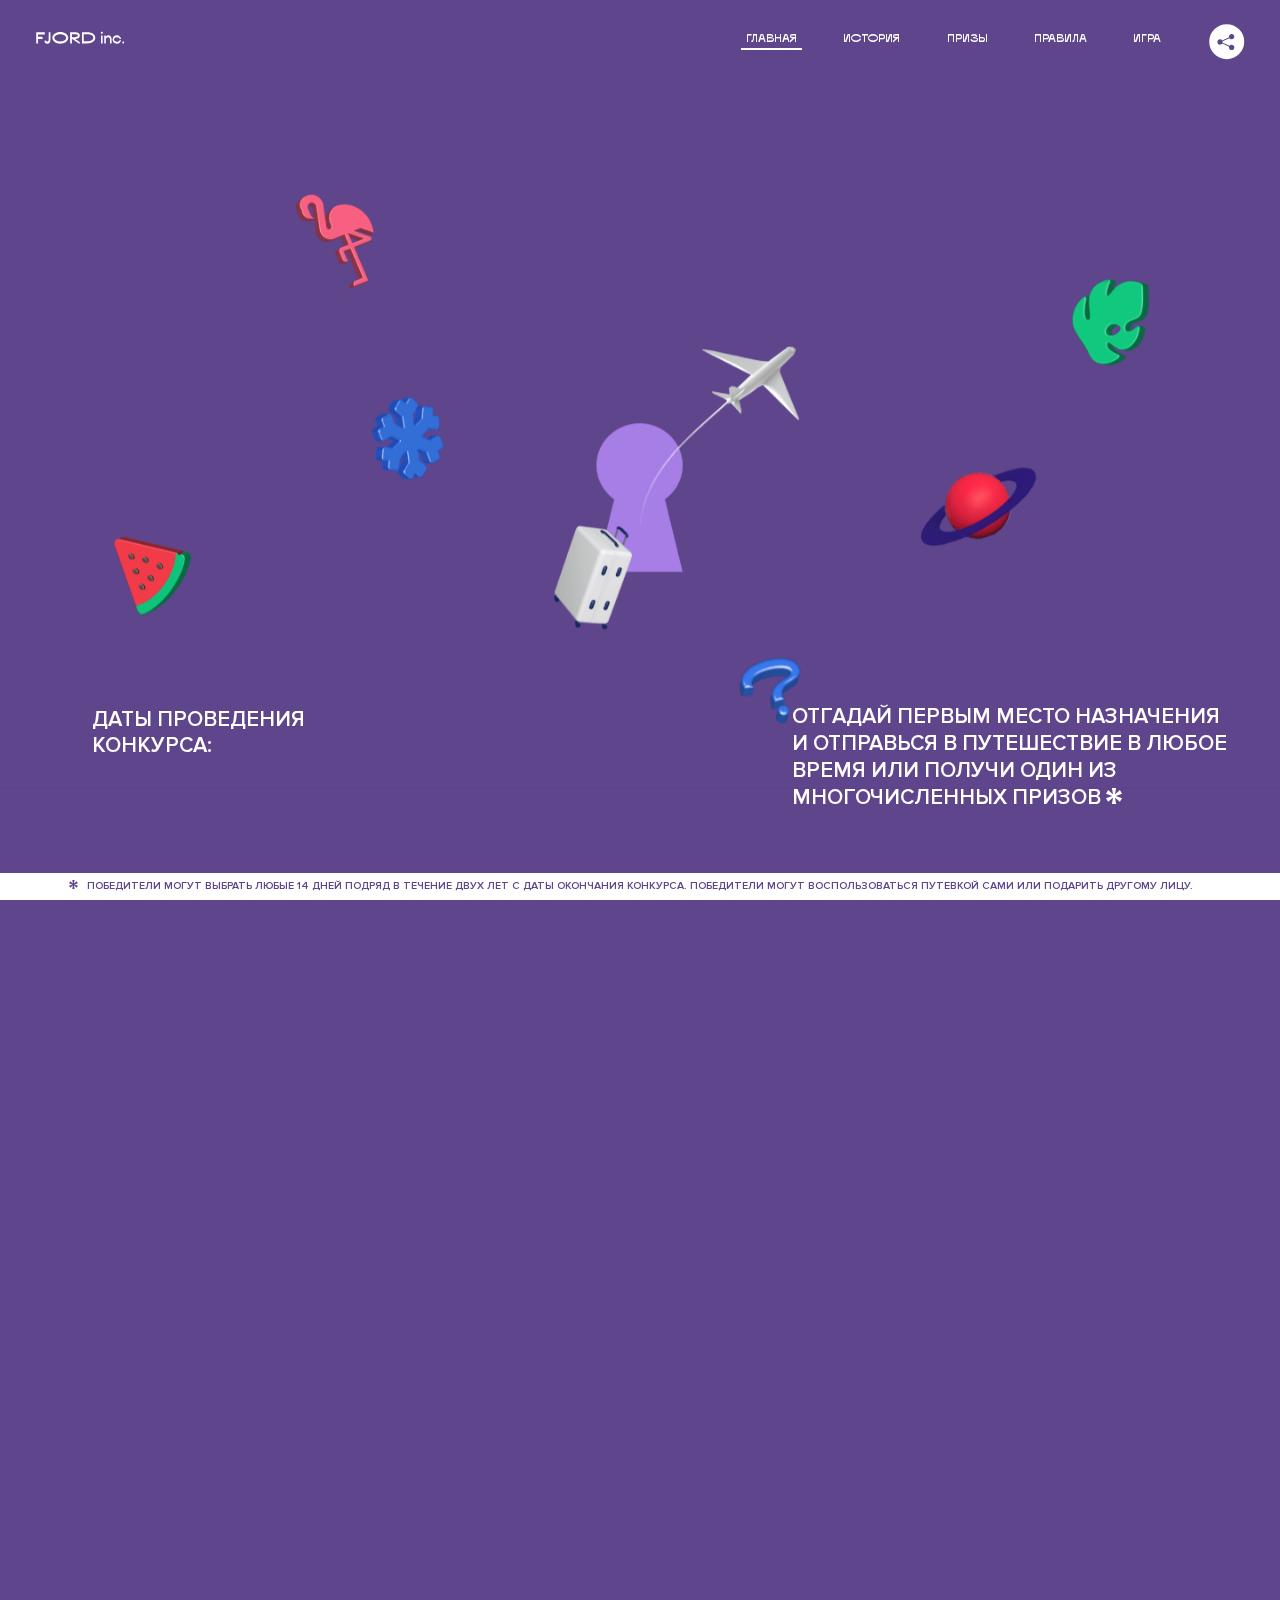
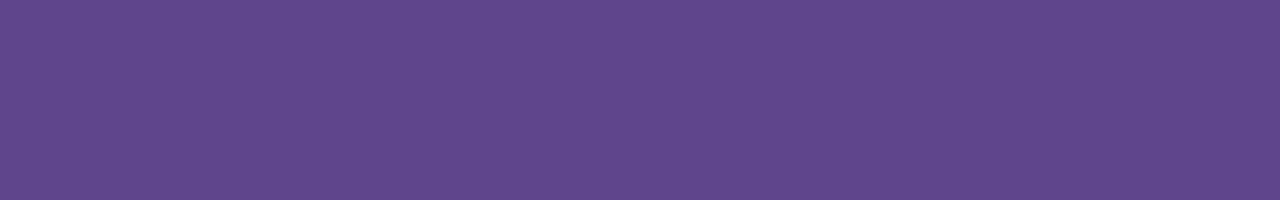
<file: 9/index.html>
<!DOCTYPE html>
<html lang="ru">
<head>
  <meta charset="UTF-8">
  <meta name="description" content="">
  <meta name="viewport" content="width=device-width, initial-scale=1.0">
  <meta http-equiv="X-UA-Compatible" content="ie=edge">
  <title>Mysterious Vacation</title>
<link href="css/style.min.css" rel="stylesheet">  <base href="https://htmlacademy-animation.github.io/1309637-magic-vacation-1/9/">
</head>
<body data-theme="purple">

  <header class="page-header js-header">
    <div class="page-header__wrapper">
      <a href="#" class="page-header__logo" aria-label="Перейти на страницу FJORD.Inc">
        <svg width="100" height="15" viewBox="0 0 100 15" fill="none" xmlns="http://www.w3.org/2000/svg">
          <path d="M0.26 1.4V14H2.276V8.906H7.334V6.44H2.276V3.848H9.872V1.4H0.26ZM12.733 14.36C15.127 14.36 16.243 12.65 16.243 9.5V1.4H14.263V8.96C14.263 11.21 13.723 11.876 12.733 11.876C11.833 11.876 11.473 11.3 11.347 10.58L9.36702 10.94C9.63702 13.046 10.663 14.36 12.733 14.36ZM18.3918 7.7C18.3918 11.372 22.3878 14.36 27.3198 14.36C32.2518 14.36 36.2478 11.372 36.2478 7.7C36.2478 4.028 32.2518 1.04 27.3198 1.04C22.3878 1.04 18.3918 4.028 18.3918 7.7ZM20.6058 7.7C20.6058 5.378 23.6118 3.524 27.3198 3.524C30.9918 3.524 33.9798 5.378 33.9798 7.7C33.9798 10.004 30.9918 11.858 27.3198 11.858C23.6118 11.858 20.6058 10.004 20.6058 7.7ZM40.403 14V8.906H40.799L49.079 14.702V12.38L44.039 8.906H44.201C47.999 8.906 49.277 7.304 49.277 5.162C49.277 3.092 47.999 1.4 44.201 1.4H38.387V14H40.403ZM43.535 3.722C45.785 3.722 47.045 4.136 47.045 5.432C47.045 6.764 45.785 7.034 43.535 7.034H40.403V3.722H43.535ZM51.6936 1.382V14H57.8676C62.7456 14 66.7236 11.534 66.7236 7.7C66.7236 3.848 62.7456 1.382 57.8676 1.382H51.6936ZM53.7096 11.624V3.722H57.5436C61.5396 3.722 64.4916 5.018 64.4916 7.7C64.4916 10.238 61.5396 11.624 57.5436 11.624H53.7096ZM73.1832 14.018H74.9832V5H73.1832V14.018ZM72.9132 1.976C72.9132 2.57 73.3992 3.092 74.0832 3.092C74.7492 3.092 75.2352 2.57 75.2352 1.976C75.2352 1.382 74.7672 0.805999 74.0832 0.805999C73.3812 0.805999 72.9132 1.382 72.9132 1.976ZM76.7867 14H78.5687V9.104C78.7487 8.006 79.5947 6.962 81.0887 6.962C82.1147 6.962 83.2667 7.448 83.2667 9.554V14H85.0487V9.014C85.0487 6.152 83.2307 4.73 81.3587 4.73C79.9187 4.73 79.0727 5.558 78.5687 6.854V5H76.7867V14ZM90.9898 14.27C93.5098 14.27 95.3818 12.506 95.7238 10.328H94.0498C93.7258 11.3 92.6998 12.02 90.9898 12.02C88.8478 12.02 87.7678 10.922 87.7678 9.59C87.7678 8.24 88.8478 6.962 90.9898 6.962C92.7538 6.962 93.7978 7.844 94.0858 8.924H95.7418C95.4358 6.71 93.6178 4.73 90.9898 4.73C88.0918 4.73 86.1298 7.124 86.1298 9.59C86.1298 12.074 88.1278 14.27 90.9898 14.27ZM97.0693 12.938C97.0693 13.658 97.5553 14.144 98.2753 14.144C98.9953 14.144 99.4813 13.658 99.4813 12.938C99.4813 12.2 98.9953 11.714 98.2753 11.714C97.5553 11.714 97.0693 12.2 97.0693 12.938Z" fill="currentColor"></path>
        </svg>
      </a>
      <button class="page-header__toggler js-menu-toggler" type="button" aria-label="Управление мобильным меню"><span>Меню</span></button>
      <nav class="page-header__nav">
        <div class="page-header__menu js-menu" id="menu">
          <ul>
            <li>
              <a class="js-menu-link active" href="#top" data-href="top">главная</a>
            </li>
            <li>
              <a class="js-menu-link" href="#story" data-href="story">история</a>
            </li>
            <li>
              <a class="js-menu-link" href="#prizes" data-href="prizes">призы</a>
            </li>
            <li>
              <a class="js-menu-link" href="#rules" data-href="rules">правила</a>
            </li>
            <li>
              <a class="js-menu-link" href="#game" data-href="game">игра</a>
            </li>
          </ul>
        </div>
        <div class="page-header__social">
          <div class="social-block js-social-block">
            <button class="social-block__toggler" aria-label="Управлять блоком с социальными кнопками">
              <svg width="26" height="22" viewBox="0 0 27 22" fill="none" xmlns="http://www.w3.org/2000/svg">
                <path d="M19.6721 7.43664C21.6273 7.43664 23.213 5.85095 23.213 3.89566C23.213 1.94037 21.6273 0.354675 19.6721 0.354675C17.7168 0.354675 16.1311 1.94037 16.1311 3.89566C16.1311 4.19968 16.1728 4.49178 16.2458 4.77345L7.21751 8.95527C6.57519 8.05214 5.52303 7.46049 4.33078 7.46049C2.37549 7.46049 0.789795 9.04618 0.789795 11.0015C0.789795 12.9568 2.37549 14.5425 4.33078 14.5425C5.52303 14.5425 6.57668 13.9508 7.21751 13.0477L16.2458 17.2295C16.1743 17.5112 16.1311 17.8033 16.1311 18.1073C16.1311 20.0626 17.7168 21.6483 19.6721 21.6483C21.6273 21.6483 23.213 20.0626 23.213 18.1073C23.213 16.152 21.6273 14.5663 19.6721 14.5663C18.4798 14.5663 17.4262 15.158 16.7853 16.0611L7.75701 11.8793C7.82854 11.5976 7.87176 11.3055 7.87176 11.0015C7.87176 10.6974 7.83003 10.4053 7.75701 10.1237L16.7853 5.94186C17.4262 6.84499 18.4783 7.43664 19.6721 7.43664Z" fill="currentColor"></path>
              </svg>
            </button>
            <ul class="social-block__list">
              <li>
                <a class="social-block__link social-block__link--fb" href="#" aria-label="Мы на Facebook">
                  <svg width="8" height="17" viewBox="0 0 8 17" fill="none" xmlns="http://www.w3.org/2000/svg">
                    <path d="M4.24646 16.9899H1.09275L1.05793 8.49828H0V5.30707H1.05793V3.81124C1.05793 1.42084 2.57654 0 5.21735 0H7.41758V3.18585H5.30841C4.28262 3.18585 4.2478 3.48582 4.2478 4.24914V5.30707H7.42964L7.16716 8.49828H4.2478V16.9899H4.24646Z" fill="currentColor"></path>
                  </svg>
                </a>
              </li>
              <li>
                <a class="social-block__link social-block__link--insta" href="#" aria-label="Мы в Instagram">
                  <svg width="15" height="15" viewBox="0 0 15 15" fill="none" xmlns="http://www.w3.org/2000/svg">
                    <path d="M11.0197 0H4.19806C2.14246 0 0.471191 1.66993 0.471191 3.72285V10.5499C0.471191 12.6082 2.14112 14.2727 4.19806 14.2727H11.0197C13.0753 14.2727 14.7466 12.6082 14.7466 10.5499V3.72285C14.7466 1.67127 13.0753 0 11.0197 0ZM11.0197 12.4849H4.19806C3.13076 12.4849 2.26432 11.6158 2.26432 10.5512V3.72419C2.26432 2.65956 3.13076 1.79715 4.19806 1.79715H11.0197C12.087 1.79715 12.9535 2.6609 12.9535 3.72419V10.5512C12.9535 11.6145 12.087 12.4849 11.0197 12.4849Z" fill="currentColor"></path>
                    <path d="M7.60887 3.11084C5.38989 3.11084 3.58203 4.9187 3.58203 7.14036C3.58203 9.35532 5.38989 11.1645 7.60887 11.1645C9.83053 11.1645 11.6357 9.35666 11.6357 7.14036C11.6357 4.9187 9.83053 3.11084 7.60887 3.11084ZM7.60887 9.36871C6.37551 9.36871 5.37784 8.37372 5.37784 7.14036C5.37784 5.90699 6.37551 4.90665 7.60887 4.90665C8.83822 4.90665 9.84259 5.90833 9.84259 7.14036C9.84392 8.37238 8.83822 9.36871 7.60887 9.36871Z" fill="currentColor"></path>
                    <path d="M11.3573 2.35962C10.8256 2.35962 10.3931 2.79752 10.3931 3.32381C10.3931 3.85546 10.8256 4.29336 11.3573 4.29336C11.8862 4.29336 12.3215 3.85546 12.3215 3.32381C12.3215 2.79752 11.8862 2.35962 11.3573 2.35962Z" fill="currentColor"></path>
                  </svg>
                </a>
              </li>
              <li>
                <a class="social-block__link social-block__link--vk" href="#" aria-label="Мы ВКонтакте">
                  <svg width="17" height="10" viewBox="0 0 17 10" fill="none" xmlns="http://www.w3.org/2000/svg">
                    <path d="M14.1234 4.9002C14.1234 4.9002 16.3623 1.72708 16.5866 0.680242C16.6595 0.312285 16.4947 0.103188 16.1069 0.103188C16.1069 0.103188 14.8193 0.103188 14.168 0.103188C13.7235 0.103188 13.5587 0.293278 13.4235 0.579768C13.4235 0.579768 12.3724 2.82553 11.0969 4.24712C10.6861 4.70333 10.4781 4.84318 10.2511 4.84318C10.0646 4.84318 9.98625 4.6911 9.98625 4.27834V0.649016C9.98625 0.147997 9.92545 0.00135496 9.5066 0.00135496H6.39628C6.15578 0.00135496 6.0085 0.134417 6.0085 0.324506C6.0085 0.801084 6.73406 0.908351 6.73406 2.20231V4.87305C6.73406 5.40529 6.70569 5.61575 6.45303 5.61575C5.78016 5.61575 4.19528 3.30618 3.30623 0.678887C3.12923 0.145282 2.93737 0 2.43475 0H0.486409C0.205373 0 0 0.190085 0 0.476576C0 0.991172 0.60666 3.40801 2.99277 6.64358C4.59927 8.8201 6.70569 10 8.60269 10C9.76196 10 10.0416 9.80312 10.0416 9.31432V7.63883C10.0416 7.22607 10.2065 7.04956 10.4429 7.04956C10.7078 7.04956 11.1847 7.13238 12.2805 8.22268C13.5843 9.47862 13.6762 10 14.3896 10H16.5676C16.7919 10 17 9.89273 17 9.52342C17 9.02919 16.3623 8.15343 15.384 7.10659C14.9801 6.56755 14.3302 5.98914 14.1248 5.72301C13.8275 5.40801 13.9154 5.23014 14.1234 4.9002Z" fill="currentColor"></path>
                  </svg>
                </a>
              </li>
            </ul>
          </div>
        </div>
      </nav>
    </div>
  </header>

  <main class="page-content">

    <section class="animation-screen"></section>

    <section class="screen screen--hidden screen--intro" id="top">
      <div class="screen__wrapper">
        <div class="intro">
          <h1 class="intro__title">Таинственный отпуск</h1>
          <div class="intro__content">
            <div class="intro__info">
              <p class="intro__label">Даты проведения конкурса:</p>
              <p class="intro__date">01 — 31.05 / 2020</p>
            </div>
            <div class="intro__message">
              <p>
                Отгадай первым место назначения и&nbsp;отправься в&nbsp;путешествие в&nbsp;любое время или получи один из многочисленных призов
                <svg width="16" height="16" viewBox="0 0 10 10" fill="none" xmlns="http://www.w3.org/2000/svg">
                  <path d="M0 6.35337L3.90271 4.99012L0 3.64663L1.34615 1.32374L4.44287 4.01073L3.67364 0H6.34615L5.57692 4.01073L8.65385 1.32374L10 3.64663L6.13405 4.99012L10 6.35337L8.65385 8.65651L5.57692 5.98927L6.34615 10H3.67364L4.44287 5.96952L1.34615 8.65651L0 6.35337Z" fill="currentColor"></path>
                </svg>
              </p>
            </div>
          </div>
        </div>
      </div>
      <div class="screen__footer js-footer">
        <button class="screen__footer-enlarge js-footer-toggler" type="button" aria-label="Показать сообщение">
          <svg width="10" height="10" viewBox="0 0 10 10" fill="none" xmlns="http://www.w3.org/2000/svg">
            <path d="M0 6.35337L3.90271 4.99012L0 3.64663L1.34615 1.32374L4.44287 4.01073L3.67364 0H6.34615L5.57692 4.01073L8.65385 1.32374L10 3.64663L6.13405 4.99012L10 6.35337L8.65385 8.65651L5.57692 5.98927L6.34615 10H3.67364L4.44287 5.96952L1.34615 8.65651L0 6.35337Z" fill="currentColor"></path>
          </svg>
        </button>
        <button class="screen__footer-collapse js-footer-toggler" type="button" aria-label="Скрыть сообщение">
          <svg width="13" height="13" viewBox="0 0 13 13" fill="none" xmlns="http://www.w3.org/2000/svg">
            <line x1="12.3536" y1="0.353553" x2="0.738349" y2="11.9688" stroke="currentColor"></line>
            <line x1="0.738319" y1="0.539925" x2="12.3535" y2="12.1551" stroke="currentColor"></line>
          </svg>
        </button>
        <div class="screen__footer-wrapper">
          <div class="screen__footer-announce">
            <p class="screen__footer-label">Даты проведения конкурса:</p>
            <p class="screen__footer-date">01 — 31.05 / 2020</p>
          </div>
          <div class="screen__footer-note">
            <p>
              <svg width="10" height="10" viewBox="0 0 10 10" fill="none" xmlns="http://www.w3.org/2000/svg">
                <path d="M0 6.35337L3.90271 4.99012L0 3.64663L1.34615 1.32374L4.44287 4.01073L3.67364 0H6.34615L5.57692 4.01073L8.65385 1.32374L10 3.64663L6.13405 4.99012L10 6.35337L8.65385 8.65651L5.57692 5.98927L6.34615 10H3.67364L4.44287 5.96952L1.34615 8.65651L0 6.35337Z" fill="currentColor"></path>
              </svg>
              <span>Победители могут выбрать любые 14 дней подряд в&nbsp;течение двух лет с&nbsp;даты окончания конкурса. Победители могут воспользоваться путевкой сами или подарить другому лицу.</span>
            </p>
          </div>
        </div>
      </div>
    </section>

    <section class="screen screen--hidden screen--story" id="story">

      <div class="slider swiper-container js-slider">

        <div class="swiper-wrapper">

          <div class="slider__item swiper-slide">
            <h2 class="slider__item-title">История</h2>
            <p class="slider__item-text">Джеймс Таргет был основателем компании &laquo;Fjord Inc.&raquo;. С&nbsp;1965 года &laquo;Fjord Inc.&raquo; прославилась надёжными и&nbsp;удобными чемоданами и&nbsp;аксессуарами для туристов.</p>
          </div>

          <div class="slider__item swiper-slide">
            <p class="slider__item-text">Когда Джеймсу было 7&nbsp;лет, в&nbsp;их&nbsp;доме гостил дядюшка и&nbsp;развлекал детей рассказами о&nbsp;своей поездке в&nbsp;место, показавшееся малышу Таргету невероятным. Тогда Джеймс решил, что однажды посетит его, но&nbsp;не&nbsp;будет рассказывать о&nbsp;мечте, пока не&nbsp;осуществит.</p>
          </div>

          <div class="slider__item swiper-slide">
            <p class="slider__item-text">Джеймс Таргет стал увлеченным путешественником. Он&nbsp;посетил 5&nbsp;континентов, 126&nbsp;стран.</p>
          </div>

          <div class="slider__item swiper-slide">
            <p class="slider__item-text">Он&nbsp;сплавлялся по&nbsp;Амазонке и&nbsp;погружался в&nbsp;пещеры Франции, медитировал в&nbsp;горах Тибета и&nbsp;пожимал руку вождя племени Акугауа.</p>
          </div>

          <div class="slider__item swiper-slide">
            <p class="slider__item-text">Из&nbsp;своих поездок Джеймс Таргет привозил идеи, как сделать свои чемоданы &laquo;Fjord Inc.&raquo; удобными и&nbsp;приспособленными к&nbsp;разным дорожным условиям.</p>
          </div>

          <div class="slider__item swiper-slide">
            <p class="slider__item-text">Всё это время Джеймс не&nbsp;оставлял идею поездки своей мечты. Однако, как только он&nbsp;брался за&nbsp;планирование, возникали препятствия, не&nbsp;позволяющие отправиться туда.</p>
          </div>

          <div class="slider__item swiper-slide">
            <p class="slider__item-text">В&nbsp;возрасте 67&nbsp;лет Джеймс Таргет попал под лавину и&nbsp;погиб. В&nbsp;своём завещании он&nbsp;поручил отправить в&nbsp;заветное путешествие трёх смельчаков, единых с&nbsp;ним духом.</p>
          </div>

          <div class="slider__item swiper-slide">
            <p class="slider__item-text">Тех, кто сможет узнать таинственное место, задавая вопросы специально обученному ИИ&nbsp;&laquo;Соне&raquo;, ждет фантастическое путешествие.</p>
          </div>
        </div>
        <div class="slider__controls">
          <button class="slider__control slider__control--prev js-control-prev" type="button" aria-label="Показать предыдущую историю">
            <svg width="12" height="22" viewBox="0 0 12 22" fill="none" xmlns="http://www.w3.org/2000/svg">
              <path d="M11 1L1 11L11 21" stroke="currentColor" stroke-width="2" stroke-linejoin="round"></path>
            </svg>
          </button>
          <button class="slider__control slider__control--next js-control-next" type="button" aria-label="Показать следующую историю">
            <svg width="12" height="22" viewBox="0 0 12 22" fill="none" xmlns="http://www.w3.org/2000/svg">
              <path d="M1 1L11 11L1 21" stroke="currentColor" stroke-width="2" stroke-linejoin="round"></path>
            </svg>
          </button>
        </div>
        <div class="slider__pagination swiper-pagination"></div>
      </div>
    </section>

    <section class="screen screen--hidden screen--prizes" id="prizes">
      <div class="screen__wrapper">
        <div class="prizes">
          <h2 class="prizes__title">ПРизы</h2>
          <div class="prizes__lead">
            <p>Найди ответ и&nbsp;получи один из&nbsp;призов:</p>
          </div>
          <ul class="prizes__list">
            <li class="prizes__item prizes__item--journeys">
              <div class="prizes__icon">
                <svg id="prize-icon-1" class="prizes__icon-img" xmlns="http://www.w3.org/2000/svg" xmlns:xlink="http://www.w3.org/1999/xlink" viewBox="0 0 350 330">
                  <defs>
                    <clipPath id="window">
                      <path d="M275,225.43H257.87a17.6,17.6,0,0,1-17.52-17.58V170a17.6,17.6,0,0,1,17.52-17.58H275A17.6,17.6,0,0,1,292.51,170v37.83A17.61,17.61,0,0,1,275,225.43Z"></path>
                    </clipPath>
                  </defs>
                  <g clip-path="url(#window)">
                    <g transform="translate(220 160)">
                      <line x1="28.18" y1="38.34" x2="91.09" y2="38.34" fill="none" stroke="#fff" opacity="0" stroke-linecap="round" stroke-miterlimit="10" stroke-width="2">
                        <animateTransform attributeName="transform" type="translate" from="100" to="-150" dur="2s" begin="2.7s" repeatCount="indefinite"></animateTransform>
                        <animate attributeName="opacity" values="0; 1; 1; 0" keyTimes="0; 0.1; 0.9; 1" begin="2.8s" dur="2s" repeatCount="indefinite"></animate>
                      </line>
                      <path d="M41.77,97.54H77.06a12.4,12.4,0,1,1,24.8,0h17.93" transform="translate(-40.77 -69.46)" fill="none" opacity="0" stroke="#fff" stroke-linecap="round" stroke-miterlimit="10" stroke-width="2">
                        <animateTransform attributeName="transform" type="translate" from="100, -69.46" to="-200, -69.46" dur="2s" begin="2.7s" repeatCount="indefinite"></animateTransform>
                        <animate attributeName="opacity" values="0; 1; 1; 0" keyTimes="0; 0.1; 0.9; 1" begin="2.8s" dur="2s" repeatCount="indefinite"></animate>
                      </path>
                      <line x1="218.19" y1="23.72" x2="257.97" y2="23.72" fill="none" opacity="0" stroke="#fff" stroke-linecap="round" stroke-miterlimit="10" stroke-width="2">
                        <animateTransform attributeName="transform" type="translate" to="-200" dur="2s" begin="2.7s" repeatCount="indefinite"></animateTransform>
                        <animate attributeName="opacity" values="0; 1; 1; 0" keyTimes="0; 0.1; 0.9; 1" begin="2.8s" dur="2s" repeatCount="indefinite"></animate>
                      </line>
                      <path d="M278.75,82.91H251.39a12.4,12.4,0,1,0-24.8,0H208.65" transform="translate(-40.77 -69.46)" fill="none" opacity="0" stroke="#fff" stroke-linecap="round" stroke-miterlimit="10" stroke-width="2">
                        <animateTransform attributeName="transform" type="translate" to="-200, -69.46" dur="2s" begin="2.7s" repeatCount="indefinite"></animateTransform>
                        <animate attributeName="opacity" values="0; 1; 1; 0" keyTimes="0; 0.1; 0.9; 1" begin="2.8s" dur="2s" repeatCount="indefinite"></animate>
                      </path>
                      <line x1="246.24" y1="13.45" x2="268.43" y2="13.45" fill="none" opacity="0" stroke="#fff" stroke-linecap="round" stroke-miterlimit="10" stroke-width="2">
                        <animateTransform attributeName="transform" type="translate" to="-150" dur="2s" begin="2.7s" repeatCount="indefinite"></animateTransform>
                        <animate attributeName="opacity" values="0; 1; 1; 0" keyTimes="0; 0.1; 0.9; 1" begin="2.8s" dur="2s" repeatCount="indefinite"></animate>
                      </line>
                    </g>
                  </g>
                  <g>
                    <!-- chair -->
                    <g>
                      <g id="columns" class="prizes__columns">
                        <path d="M91.14 327.79C89.9394 327.684 89.0477 326.632 89.14 325.43L102.8 132.26C103.9 116.77 98 110.34 94.05 107.79C93.5925 107.481 93.3691 106.925 93.4858 106.386C93.6025 105.846 94.0358 105.432 94.58 105.34C103 104 122.18 104 120 134.19L106.43 326.67C106.324 327.866 105.278 328.757 104.08 328.67L91.14 327.79Z" fill="#ffffff" fill-rule="evenodd" opacity="1" stroke="none"></path>
                        <path d="M124.5 328.17C123.285 328.154 122.313 327.155 122.33 325.94L124.57 132.31C124.76 116.78 118.5 110.7 114.41 108.4C113.94 108.116 113.689 107.576 113.774 107.034C113.86 106.492 114.266 106.055 114.8 105.93C123.16 104.03 142.29 102.93 141.95 133.21L139.7 326.14C139.689 327.355 138.695 328.331 137.48 328.32L124.5 328.17Z" fill="#ffffff" fill-rule="evenodd" opacity="1" stroke="none"></path>
                      </g>
                      <g id="chair" class="prizes__chair">
                        <path d="M257.5 259.82L196.76 259.82L196.76 245.63L251.85 245.63C257.325 245.641 261.756 250.085 261.75 255.56C261.744 257.905 259.845 259.805 257.5 259.81" fill="#a67ee5" fill-rule="evenodd" opacity="1" stroke="none"></path>
                        <path d="M257.5 259.82L196.76 259.82L196.76 245.63L251.85 245.63C257.325 245.641 261.756 250.085 261.75 255.56C261.75 257.909 259.849 259.814 257.5 259.82Z" fill="none" fill-rule="evenodd" opacity="1" stroke="#ffffff" stroke-linecap="butt" stroke-linejoin="miter" stroke-width="2"></path>
                        <path d="M185.47 328.31L171.5 328.31L165.19 286.72L179.16 286.72L185.47 328.31Z" fill="#a67ee5" fill-rule="evenodd" opacity="1" stroke="none"></path>
                        <path d="M185.47 328.31L171.5 328.31L165.19 286.72L179.16 286.72L185.47 328.31Z" fill="none" fill-rule="evenodd" opacity="1" stroke="#ffffff" stroke-linecap="butt" stroke-linejoin="miter" stroke-width="2"></path>
                        <path d="M235.03 328.31L221.06 328.31L214.76 286.72L228.72 286.72L235.03 328.31Z" fill="#a67ee5" fill-rule="evenodd" opacity="1" stroke="none"></path>
                        <path d="M235.03 328.31L221.06 328.31L214.76 286.72L228.72 286.72L235.03 328.31Z" fill="none" fill-rule="evenodd" opacity="1" stroke="#ffffff" stroke-linecap="butt" stroke-linejoin="miter" stroke-width="2"></path>
                        <path d="M281.33 272.45L225.44 272.45C222.669 272.45 220.316 270.421 219.91 267.68L209.05 195.44C214.97 190.538 217.052 182.377 214.204 175.238C211.356 168.099 204.229 163.612 196.56 164.13L141.48 164.13L141.16 267L156.93 290.35L204.12 298.74C205.472 299.235 206.9 299.489 208.34 299.49L281.34 299.49C288.812 299.49 294.87 293.432 294.87 285.96C294.87 278.488 288.812 272.43 281.34 272.43" fill="#a67ee5" fill-rule="evenodd" opacity="1" stroke="none"></path>
                        <path d="M281.33 272.45L225.44 272.45C222.669 272.45 220.316 270.421 219.91 267.68L209.05 195.44C214.97 190.538 217.052 182.377 214.204 175.238C211.356 168.099 204.229 163.612 196.56 164.13L141.48 164.13L141.16 267L156.93 290.35L204.12 298.74C205.472 299.235 206.9 299.489 208.34 299.49L281.34 299.49C288.605 299.208 294.347 293.235 294.345 285.965C294.342 278.695 288.595 272.727 281.33 272.45Z" fill="none" fill-rule="evenodd" opacity="1" stroke="#ffffff" stroke-linecap="butt" stroke-linejoin="miter" stroke-width="2"></path>
                        <path d="M162.42 267.69L151.56 195.45C157.899 190.205 159.791 181.286 156.127 173.919C152.464 166.553 144.21 162.679 136.203 164.569C128.196 166.458 122.544 173.613 122.56 181.84C122.562 183.619 122.829 185.389 123.35 187.09L138.65 289C139.551 295.051 144.742 299.532 150.86 299.54L223.86 299.54C231.186 299.341 237.022 293.344 237.022 286.015C237.022 278.686 231.186 272.689 223.86 272.49L167.95 272.49C165.181 272.477 162.834 270.448 162.42 267.71" fill="#a67ee5" fill-rule="evenodd" opacity="1" stroke="none"></path>
                        <path d="M162.42 267.69L151.56 195.45C157.899 190.205 159.791 181.286 156.127 173.919C152.464 166.553 144.21 162.679 136.203 164.569C128.196 166.458 122.544 173.613 122.56 181.84C122.562 183.619 122.829 185.389 123.35 187.09L138.65 289C139.551 295.051 144.742 299.532 150.86 299.54L223.86 299.54C231.186 299.341 237.022 293.344 237.022 286.015C237.022 278.686 231.186 272.689 223.86 272.49L167.95 272.49C165.174 272.475 162.825 270.436 162.42 267.69Z" fill="none" fill-rule="evenodd" opacity="1" stroke="#ffffff" stroke-linecap="butt" stroke-linejoin="miter" stroke-width="2"></path>
                        <path d="M206.26 259.82L134.26 259.82L132.13 245.63L200.6 245.63C206.075 245.641 210.506 250.085 210.5 255.56C210.495 257.905 208.595 259.805 206.25 259.81" fill="#a67ee5" fill-rule="evenodd" opacity="1" stroke="none"></path>
                        <path d="M206.26 259.82L134.26 259.82L132.13 245.63L200.6 245.63C206.075 245.641 210.506 250.085 210.5 255.56C210.5 257.905 208.605 259.809 206.26 259.82Z" fill="none" fill-rule="evenodd" opacity="1" stroke="#ffffff" stroke-linecap="butt" stroke-linejoin="miter" stroke-width="2"></path>
                        <path d="M151.57 195.44L209.05 195.44" fill="none" fill-rule="evenodd" opacity="1" stroke="#ffffff" stroke-linecap="round" stroke-linejoin="miter" stroke-width="2"></path>
                      </g>
                      <g id="fern" class="prizes__fern">
                        <g class="prizes__fern-wrapper">
                          <path d="M79.18 194C85.4261 202.316 90.6596 211.346 94.77 220.9C87.606 213.464 80.9004 205.599 74.69 197.35C68.4883 189.072 62.7881 180.43 57.62 171.47C65.6734 178.1 72.9108 185.663 79.18 194" fill="#36e69a" fill-rule="evenodd" opacity="1" stroke="none"></path>
                          <path d="M80.94 214.39C89.3383 220.276 96.9939 227.156 103.74 234.88C94.8077 230.187 86.1775 224.94 77.9 219.17C69.7048 213.439 61.8824 207.194 54.48 200.47C63.8466 203.987 72.7358 208.663 80.94 214.39" fill="#36e69a" fill-rule="evenodd" opacity="1" stroke="none"></path>
                          <path d="M93.66 205.48C96.4274 215.47 99.7935 225.284 103.74 234.87C103.5 224.55 101.988 214.3 99.24 204.35C96.3865 194.098 92.3388 184.217 87.18 174.91C88.7226 185.22 90.8832 195.429 93.65 205.48" fill="#36e69a" fill-rule="evenodd" opacity="1" stroke="none"></path>
                          <path d="M107.32 213.52C107.377 223.776 108.065 234.019 109.38 244.19C111.898 234.372 113.161 224.275 113.14 214.14C113.075 203.564 111.732 193.034 109.14 182.78C107.854 192.976 107.229 203.244 107.27 213.52" fill="#25b774" fill-rule="evenodd" opacity="1" stroke="none"></path>
                          <path d="M83.08 229.56C92.4142 233.336 101.245 238.253 109.37 244.2C99.7922 241.753 90.3853 238.679 81.21 235C72.1574 231.339 63.3493 227.1 54.84 222.31C64.5308 223.516 74.0258 225.966 83.09 229.6" fill="#25b774" fill-rule="evenodd" opacity="1" stroke="none"></path>
                          <path d="M88.06 243.83C97.6806 246.377 106.941 250.13 115.62 255C105.908 253.803 96.2919 251.932 86.84 249.4C77.5057 246.893 68.346 243.777 59.42 240.07C69.0896 240.093 78.7169 241.347 88.07 243.8" fill="#25b774" fill-rule="evenodd" opacity="1" stroke="none"></path>
                          <path d="M118.71 224.79C117.033 234.797 115.997 244.901 115.61 255.04C119.756 245.942 122.72 236.351 124.43 226.5C126.18 216.201 126.657 205.726 125.85 195.31C122.772 204.955 120.383 214.807 118.7 224.79" fill="#25b774" fill-rule="evenodd" opacity="1" stroke="none"></path>
                          <path d="M98.86 262C108.367 264.957 117.462 269.103 125.93 274.34C116.275 272.737 106.742 270.468 97.4 267.55C88.1811 264.661 79.1617 261.17 70.4 257.1C80.056 257.521 89.6193 259.167 98.86 262" fill="#068e4d" fill-rule="evenodd" opacity="1" stroke="none"></path>
                          <path d="M130.27 244.29C128.179 254.22 126.73 264.274 125.93 274.39C130.454 265.47 133.815 256.006 135.93 246.23C138.105 236.014 139.015 225.569 138.64 215.13C135.168 224.64 132.375 234.385 130.28 244.29" fill="#068e4d" fill-rule="evenodd" opacity="1" stroke="none"></path>
                          <path d="M108.9 280.69C118.279 284.044 127.196 288.57 135.44 294.16C125.858 292.144 116.426 289.471 107.21 286.16C98.1172 282.886 89.2483 279.021 80.66 274.59C90.2934 275.409 99.7831 277.452 108.9 280.67" fill="#068e4d" fill-rule="evenodd" opacity="1" stroke="none"></path>
                          <path d="M141 264.26C138.499 274.096 136.635 284.084 135.42 294.16C140.302 285.429 144.049 276.11 146.57 266.43C149.173 256.3 150.516 245.889 150.57 235.43C146.702 244.801 143.504 254.436 141 264.26" fill="#068e4d" fill-rule="evenodd" opacity="1" stroke="none"></path>
                          <path d="M92.62 217.67C115.835 252.089 134.92 289.12 149.48 328" fill="none" fill-rule="evenodd" opacity="1" stroke="#36e69a" stroke-linecap="round" stroke-linejoin="round" stroke-width="2"></path>
                        </g>
                      </g>
                      <animateTransform xlink:href="#chair" attributeName="transform" type="translate" from="-100" to="0" begin="2.8s" dur="0.4s" keyTimes="0; 1" calcMode="spline" keySplines="0.43 0.78 0.49 0.99" fill="freeze"></animateTransform>
                      <animateTransform xlink:href="#columns" attributeName="transform" type="translate" from="-100" to="0" begin="3s" dur="0.2s" keyTimes="0; 1" calcMode="spline" keySplines="0.43 0.78 0.49 0.99" fill="freeze"></animateTransform>
                      <animateTransform xlink:href="#fern" attributeName="transform" type="translate" from="-100" to="0" begin="2.9s" dur="0.3s" keyTimes="0; 1" calcMode="spline" keySplines="0.43 0.78 0.49 0.99" fill="freeze" additive="sum"></animateTransform>
                    </g>
                    <!--  -->
                    <path d="M204.25,231.88h-2.05a3.45,3.45,0,0,0-3.43,3.45v2.92a3.45,3.45,0,0,0,3.43,3.45h2.05a3.45,3.45,0,0,0,3.43-3.45v-2.92A3.44,3.44,0,0,0,204.25,231.88Z" fill="none" stroke="#fff" stroke-linecap="round" stroke-linejoin="round" stroke-width="2">
                      <animate attributeName="d" values="
                        M204.354 230.8L202.13 230.796C200.232 230.807 198.774 232.126 198.774 234.023L198.729 237.114C198.729 239.012 199.781 240.213 201.679 240.224L204.541 240.201C206.438 240.19 207.517 238.779 207.517 236.881L207.479 233.753C207.485 231.853 206.254 230.805 204.354 230.8Z;
                        M204.487 231.135L201.815 231.105C199.918 231.116 198.543 232.496 198.543 234.394L198.597 237.567C198.597 239.465 199.687 240.817 201.585 240.828L204.63 240.863C206.527 240.852 207.526 239.393 207.526 237.495L207.525 234.346C207.531 232.446 206.387 231.141 204.487 231.135Z;
                          M204.25 231.88L202.2 231.88C200.302 231.891 198.77 233.432 198.77 235.33L198.77 238.25C198.77 240.148 200.302 241.689 202.2 241.7L204.25 241.7C206.148 241.689 207.68 240.148 207.68 238.25L207.68 235.33C207.686 233.43 206.15 231.886 204.25 231.88Z;
                          M204.487 231.135L201.815 231.105C199.918 231.116 198.543 232.496 198.543 234.394L198.597 237.567C198.597 239.465 199.687 240.817 201.585 240.828L204.63 240.863C206.527 240.852 207.526 239.393 207.526 237.495L207.525 234.346C207.531 232.446 206.387 231.141 204.487 231.135Z;
                          M204.354 230.8L202.13 230.796C200.232 230.807 198.774 232.126 198.774 234.023L198.729 237.114C198.729 239.012 199.781 240.213 201.679 240.224L204.541 240.201C206.438 240.19 207.517 238.779 207.517 236.881L207.479 233.753C207.485 231.853 206.254 230.805 204.354 230.8Z;
                        " dur="0.75s" repeatCount="4"></animate>
                      <animate attributeName="d" from="M204.25 231.88L202.2 231.88C200.302 231.891 198.77 233.432 198.77 235.33L198.77 238.25C198.77 240.148 200.302 241.689 202.2 241.7L204.25 241.7C206.148 241.689 207.68 240.148 207.68 238.25L207.68 235.33C207.686 233.43 206.15 231.886 204.25 231.88Z" to="M275 225.43L257.87 225.43C248.189 225.386 240.361 217.531 240.35 207.85L240.35 170C240.361 160.319 248.189 152.464 257.87 152.42L275 152.42C284.677 152.469 292.499 160.323 292.51 170L292.51 207.83C292.505 217.513 284.683 225.375 275 225.43Z" dur="0.3s" begin="3s" keyTimes="0; 1" calcMode="spline" keySplines="0.43 0.78 0.49 0.99" fill="freeze"></animate>
                    </path>
                    <g class="prizes__airship">
                      <g id="engine-1">
                        <path d="M123.23,173.34h9.16a3.29,3.29,0,0,1,3.29,3.3v5.71a3.29,3.29,0,0,1-3.29,3.3H115.57a1.32,1.32,0,0,1-1.32-1.32v-2a9,9,0,0,1,9-9" fill="#068e4d"></path>
                        <path d="M123.23,173.34h9.16a3.29,3.29,0,0,1,3.29,3.3v5.71a3.29,3.29,0,0,1-3.29,3.3H115.57a1.32,1.32,0,0,1-1.32-1.32v-2A9,9,0,0,1,123.23,173.34Z" fill="none" stroke="#fff" stroke-linecap="round" stroke-linejoin="round" stroke-width="2"></path>
                        <animateTransform attributeName="transform" type="translate" values="0, -2.5; 0, -2; 0, 2; 0, 2.5; 0, 2; 0, -2; 0, -2.5" keyTimes="0; 0.16; 0.32; 0.5; 0.66; 0.83; 1" dur="1.5s" repeatCount="indefinite"></animateTransform>
                      </g>
                      <g id="engine-2">
                        <path d="M123.23,207.39h9.16a3.29,3.29,0,0,0,3.29-3.3v-5.71a3.29,3.29,0,0,0-3.29-3.3H115.57a1.32,1.32,0,0,0-1.32,1.32v2a9,9,0,0,0,9,9" fill="#068e4d"></path>
                        <path d="M123.23,207.39h9.16a3.29,3.29,0,0,0,3.29-3.3v-5.71a3.29,3.29,0,0,0-3.29-3.3H115.57a1.32,1.32,0,0,0-1.32,1.32v2A9,9,0,0,0,123.23,207.39Z" fill="none" stroke="#fff" stroke-linecap="round" stroke-linejoin="round" stroke-width="2"></path>
                        <animateTransform attributeName="transform" type="translate" values="0, -2.5; 0, -2; 0, 2; 0, 2.5; 0, 2; 0, -2; 0, -2.5" keyTimes="0; 0.16; 0.32; 0.5; 0.66; 0.83; 1" dur="1.5s" repeatCount="indefinite"></animateTransform>
                      </g>
                      <path d="M175.44,249.28h48.36a13.27,13.27,0,0,0,13-10.65l3.74-18.32H172.36v25.89A3.09,3.09,0,0,0,175.44,249.28Z" fill="none" stroke="#fff" stroke-linecap="round" stroke-linejoin="round" stroke-width="2">
                        <animate attributeName="d" values="
                          M182.626 246.951L213.613 247.304C219.928 247.3 233.875 243.488 235.122 237.296L240.567 220.283L172.387 220.283L176.273 241.868C176.278 243.566 180.928 246.946 182.626 246.951Z;
                          M182.161 248.108L214.548 248.299C220.864 248.294 234.42 244.021 235.667 237.829L240.567 220.283L172.387 220.283L175.246 242.494C175.252 244.193 180.462 248.102 182.161 248.108Z;
                            M175.44 249.28L223.8 249.28C230.116 249.276 235.553 244.821 236.8 238.63L240.54 220.31L172.36 220.31L172.36 246.2C172.365 247.899 173.741 249.275 175.44 249.28Z;
                            M182.161 248.108L214.548 248.299C220.864 248.294 234.42 244.021 235.667 237.829L240.567 220.283L172.387 220.283L175.246 242.494C175.252 244.193 180.462 248.102 182.161 248.108Z;
                            M182.626 246.951L213.613 247.304C219.928 247.3 233.875 243.488 235.122 237.296L240.567 220.283L172.387 220.283L176.273 241.868C176.278 243.566 180.928 246.946 182.626 246.951Z;
                          " dur="0.75s" repeatCount="indefinite"></animate>
                      </path>
                      <path d="M 236.09491,240.62281 L 225.65526,240.62281 C 221.0775,240.60628 218.28997,237.9578 218.29,233.38 V 220.31" fill="none" stroke="#fff" stroke-linecap="round" stroke-miterlimit="10" stroke-width="2">
                        <animate attributeName="d" values="
                          M234.604 238.358L226.273 238.373C221.695 238.357 217.767 234.864 217.767 230.286L218.317 220.283;
                          M234.951 239.135L226.49 239.357C221.913 239.34 218.276 236.019 218.276 231.441L218.317 220.283;
                            M235.79 241.69L226.57 241.69C221.992 241.673 218.29 237.958 218.29 233.38L218.29 220.31;
                            M234.951 239.135L226.49 239.357C221.913 239.34 218.276 236.019 218.276 231.441L218.317 220.283;
                            M234.604 238.358L226.273 238.373C221.695 238.357 217.767 234.864 217.767 230.286L218.317 220.283;
                          " dur="0.75s" repeatCount="indefinite"></animate>
                      </path>
                    </g>
                    <g class="prizes__airship">
                      <path d="M185.64,231.88h-2.05a3.45,3.45,0,0,0-3.43,3.45v2.92a3.45,3.45,0,0,0,3.43,3.45h2.05a3.45,3.45,0,0,0,3.43-3.45v-2.92A3.45,3.45,0,0,0,185.64,231.88Z" fill="none" stroke="#fff" stroke-linecap="round" stroke-linejoin="round" stroke-width="2">
                        <animate attributeName="d" values="
                          M188.27 230.593L184.974 230.652C183.077 230.663 181.671 232.032 181.671 233.93L182.156 237.138C182.156 239.036 183.59 240.245 185.487 240.256L188.218 240.173C190.116 240.162 191.073 239.357 191.073 237.459L190.916 234.065C190.916 232.167 190.168 230.604 188.27 230.593Z;
                          M188.131 230.887L184.98 230.856C183.082 230.867 181.434 232.324 181.434 234.222L181.72 237.456C181.72 239.354 183.296 240.779 185.193 240.79L188.229 240.989C190.126 240.978 191.073 239.357 191.073 237.459L190.899 234.16C190.9 232.262 190.028 230.898 188.131 230.887Z;
                            M185.64 231.88L183.59 231.88C181.692 231.891 180.16 233.432 180.16 235.33L180.16 238.25C180.16 240.148 181.692 241.689 183.59 241.7L185.64 241.7C187.538 241.689 189.07 240.148 189.07 238.25L189.07 235.33C189.07 233.432 187.538 231.891 185.64 231.88Z;
                            M188.131 230.887L184.98 230.856C183.082 230.867 181.434 232.324 181.434 234.222L181.72 237.456C181.72 239.354 183.296 240.779 185.193 240.79L188.229 240.989C190.126 240.978 191.073 239.357 191.073 237.459L190.899 234.16C190.9 232.262 190.028 230.898 188.131 230.887Z;
                            M188.27 230.593L184.974 230.652C183.077 230.663 181.671 232.032 181.671 233.93L182.156 237.138C182.156 239.036 183.59 240.245 185.487 240.256L188.218 240.173C190.116 240.162 191.073 239.357 191.073 237.459L190.916 234.065C190.916 232.167 190.168 230.604 188.27 230.593Z;
                          " dur="0.75s" repeatCount="indefinite"></animate>
                      </path>
                      <path d="M205,227.08c43.38,0,74.86-15.55,74.86-37s-31.48-37-74.86-37c-27.94,0-55.36,13.53-73.46,24.87a14.3,14.3,0,0,0,0,24.21c18.09,11.33,45.52,24.87,73.46,24.87" fill="#068e4d"></path>
                      <path d="M205,227.08c43.38,0,74.86-15.55,74.86-37s-31.48-37-74.86-37c-27.94,0-55.36,13.53-73.46,24.87a14.3,14.3,0,0,0,0,24.21C149.63,213.54,177.06,227.08,205,227.08Z" fill="none" stroke="#fff" stroke-width="2"></path>
                      <path d="m 200,187.09 c -28.23,0 -51.57,-0.74 -67.81,-1 -3.95,1 -6,2.66 -6.08,4.34 -0.16616,-4.62132 2.14832,-8.97956 6.07,-11.43 16.74,-10.5 44.58,-24.68 72.81,-24.68 44.81,0 73.64,16 73.64,35.75 v 0.37 c -0.37,-7.95 -27.6,-2.87 -72.13,-2.87" fill="#36e69a"></path>
                      <path d="M132.18,195.12c16.74,4.27,44.58,10,72.81,10,44.14,0,72.75-6.32,73.6-14.18-0.86,19.34-29.45,34.86-73.6,34.86-28.23,0-56.07-14.19-72.81-24.68a12.88,12.88,0,0,1-6-10.18c0.26,1.61,2.26,3.18,6,4.14" fill="#068e4d"></path>
                      <path id="ball-center" d="M132.18,186.12c16.74-4.27,44.58-10,72.81-10,44.53,0,73.26,6.43,73.61,14.38,0,0.17,0,.34,0,0.51-0.85,7.86-29.45,14.17-73.6,14.17-28.23,0-56.07-5.76-72.81-10-3.79-1-5.79-2.53-6-4.13l0-.51c0.13-1.69,2.15-3.36,6.1-4.37" fill="#25b774">
                        <animate attributeName="d" values="
                            m 132.18,186.12 c 16.74,-4.27 44.4713,-6.30435 72.7013,-6.30435 44.53,0 73.3687,2.73435 73.7187,10.68435 v 0.51 c -0.85,7.86 -29.23261,17.75696 -73.38261,17.75696 -28.23,0 -56.28739,-9.34696 -73.02739,-13.58696 -3.79,-1 -5.79,-2.53 -6,-4.13 v -0.51 c 0.13,-1.69 2.15,-3.36 6.1,-4.37;
                            m 132.18,186.12 c 16.74,-4.27 44.4713,-7.06522 72.7013,-7.06522 44.53,0 73.3687,3.49522 73.7187,11.44522 v 0.51 c -0.85,7.86 -29.23261,17.10478 -73.38261,17.10478 -28.23,0 -56.28739,-8.69478 -73.02739,-12.93478 -3.79,-1 -5.79,-2.53 -6,-4.13 v -0.51 c 0.13,-1.69 2.15,-3.36 6.1,-4.37;
                            m 132.18,186.12 c 16.74,-4.27 44.58,-13.26087 72.81,-13.26087 44.53,0 73.26,9.69087 73.61,17.64087 v 0.51 c -0.85,7.86 -29.5587,10.90913 -73.7087,10.90913 -28.23,0 -55.9613,-2.49913 -72.7013,-6.73913 -3.79,-1 -5.79,-2.53 -6,-4.13 v -0.51 c 0.13,-1.69 2.15,-3.36 6.1,-4.37;
                            m 132.18,186.12 c 16.74,-4.27 44.6887,-13.80435 72.9187,-13.80435 44.53,0 73.1513,10.23435 73.5013,18.18435 v 0.51 c -0.85,7.86 -29.45,10.14826 -73.6,10.14826 -28.23,0 -56.07,-1.73826 -72.81,-5.97826 -3.79,-1 -5.79,-2.53 -6,-4.13 v -0.51 c 0.13,-1.69 2.15,-3.36 6.1,-4.37;
                            m 132.18,186.12 c 16.74,-4.27 44.58,-13.26087 72.81,-13.26087 44.53,0 73.26,9.69087 73.61,17.64087 v 0.51 c -0.85,7.86 -29.5587,10.90913 -73.7087,10.90913 -28.23,0 -55.9613,-2.49913 -72.7013,-6.73913 -3.79,-1 -5.79,-2.53 -6,-4.13 v -0.51 c 0.13,-1.69 2.15,-3.36 6.1,-4.37;
                            m 132.18,186.12 c 16.74,-4.27 44.4713,-7.06522 72.7013,-7.06522 44.53,0 73.3687,3.49522 73.7187,11.44522 v 0.51 c -0.85,7.86 -29.23261,17.10478 -73.38261,17.10478 -28.23,0 -56.28739,-8.69478 -73.02739,-12.93478 -3.79,-1 -5.79,-2.53 -6,-4.13 v -0.51 c 0.13,-1.69 2.15,-3.36 6.1,-4.37;
                            m 132.18,186.12 c 16.74,-4.27 44.4713,-6.30435 72.7013,-6.30435 44.53,0 73.3687,2.73435 73.7187,10.68435 v 0.51 c -0.85,7.86 -29.23261,17.75696 -73.38261,17.75696 -28.23,0 -56.28739,-9.34696 -73.02739,-13.58696 -3.79,-1 -5.79,-2.53 -6,-4.13 v -0.51 c 0.13,-1.69 2.15,-3.36 6.1,-4.37;
                          " keyTimes="0; 0.16; 0.33; 0.5; 0.66; 0.83; 1" dur="1.5s" repeatCount="indefinite"></animate>
                      </path>
                      <g id="engine-3">
                        <path d="M123.23,173.34h9.16a3.29,3.29,0,0,1,3.29,3.3v5.71a3.29,3.29,0,0,1-3.29,3.3H115.57a1.32,1.32,0,0,1-1.32-1.32v-2a9,9,0,0,1,9-9" fill="#068e4d"></path>
                        <path d="M123.23,173.34h9.16a3.29,3.29,0,0,1,3.29,3.3v5.71a3.29,3.29,0,0,1-3.29,3.3H115.57a1.32,1.32,0,0,1-1.32-1.32v-2A9,9,0,0,1,123.23,173.34Z" fill="none" stroke="#fff" stroke-linecap="round" stroke-linejoin="round" stroke-width="2"></path>
                        <animateTransform attributeName="transform" type="translate" values="0, 2.5; 0, 2; 0, -2; 0, -2.5; 0, -2; 0, 2; 0, 2.5" keyTimes="0; 0.16; 0.32; 0.5; 0.66; 0.83; 1" dur="1.5s" repeatCount="indefinite"></animateTransform>
                      </g>
                      <g id="engine-4">
                        <path d="M123.23,207.39h9.16a3.29,3.29,0,0,0,3.29-3.3v-5.71a3.29,3.29,0,0,0-3.29-3.3H115.57a1.32,1.32,0,0,0-1.32,1.32v2a9,9,0,0,0,9,9" fill="#068e4d"></path>
                        <path d="M123.23,207.39h9.16a3.29,3.29,0,0,0,3.29-3.3v-5.71a3.29,3.29,0,0,0-3.29-3.3H115.57a1.32,1.32,0,0,0-1.32,1.32v2A9,9,0,0,0,123.23,207.39Z" fill="none" stroke="#fff" stroke-linecap="round" stroke-linejoin="round" stroke-width="2"></path>
                        <animateTransform attributeName="transform" type="translate" values="0, 2.5; 0, 2; 0, -2; 0, -2.5; 0, -2; 0, 2; 0, 2.5" dur="1.5s" repeatCount="indefinite"></animateTransform>
                      </g>
                    </g>
                  </g>
                  <line id="cloud-line-1" x1="68.95" y1="107.8" x2="131.86" y2="107.8" fill="none" opacity="0" stroke="#fff" stroke-linecap="round" stroke-miterlimit="10" stroke-width="2"></line>
                    <animateTransform xlink:href="#cloud-line-1" attributeName="transform" type="translate" from="180" to="-50" dur="2s" begin="0.6s" fill="freeze"></animateTransform>
                    <animate id="start" xlink:href="#cloud-line-1" attributeName="opacity" values="0; 1; 1; 0" keyTimes="0; 0.1; 0.9; 1" begin="0.6s" dur="2s" fill="freeze"></animate>
                  <g>
                    <path id="cloud-top-1" d="M41.77,97.54H77.06a12.4,12.4,0,1,1,24.8,0h17.93" fill="none" opacity="0" stroke="#fff" stroke-linecap="round" stroke-miterlimit="10" stroke-width="2"></path>
                      <animateTransform xlink:href="#cloud-top-1" attributeName="transform" type="translate" from="200" to="-50" begin="0.6s" dur="2s" fill="freeze"></animateTransform>
                      <animate xlink:href="#cloud-top-1" attributeName="opacity" values="0; 1; 1; 0" keyTimes="0; 0.1; 0.9; 1" begin="0.6s" dur="2s" fill="freeze"></animate>
                  </g>
                  <line id="cloud-line-2" x1="258.96" y1="93.19" x2="298.74" y2="93.19" fill="none" opacity="0" stroke="#fff" stroke-linecap="round" stroke-miterlimit="10" stroke-width="2"></line>
                    <animateTransform xlink:href="#cloud-line-2" attributeName="transform" type="translate" from="0" to="-150" begin="start.begin+1.5s" dur="2s" fill="freeze"></animateTransform>
                    <animate xlink:href="#cloud-line-2" attributeName="opacity" values="0; 1; 1; 0" keyTimes="0; 0.1; 0.9; 1" begin="start.begin+1.5s" dur="2s" fill="freeze"></animate>
                  <g id="cloud-top-2">
                    <path id="cloud-top-2-path" d="M278.75,82.91H251.39a12.4,12.4,0,1,0-24.8,0H208.65" fill="none" opacity="0" stroke="#fff" stroke-linecap="round" stroke-miterlimit="10" stroke-width="2"></path>
                    <line id="cloud-top-2-line" x1="287.01" y1="82.91" x2="309.21" y2="82.91" fill="none" opacity="0" stroke="#fff" stroke-linecap="round" stroke-miterlimit="10" stroke-width="2"></line>
                  </g>
                    <animateTransform xlink:href="#cloud-top-2" attributeName="transform" type="translate" from="0" to="-170" begin="start.begin+1.5s" dur="2s" fill="freeze"></animateTransform>
                    <animate xlink:href="#cloud-top-2-path" attributeName="opacity" values="0; 1; 1; 0" keyTimes="0; 0.1; 0.9; 1" begin="start.begin+1.5s" dur="2s" fill="freeze"></animate>
                    <animate xlink:href="#cloud-top-2-line" attributeName="opacity" values="0; 1; 1; 0" keyTimes="0; 0.1; 0.9; 1" begin="start.begin+1.5s" dur="2s" fill="freeze"></animate>
                  <g class="prizes__airship">
                    <line id="airship-trail-1" x1="106.25" y1="179.49" x2="84.05" y2="179.49" fill="none" stroke="#fff" stroke-linecap="round" stroke-miterlimit="10" stroke-width="2"></line>
                    <animate xlink:href="#airship-trail-1" attributeName="x2" values="84.05; 90.05; 84.05;" begin="0.1s" dur="0.2s" repeatCount="indefinite"></animate>
                    <line id="airship-trail-2" x1="106.25" y1="190.98" x2="68.77" y2="190.98" fill="none" stroke="#fff" stroke-linecap="round" stroke-miterlimit="10" stroke-width="2"></line>
                    <animate xlink:href="#airship-trail-2" attributeName="x2" values="68.77; 74.05; 68.77;" begin="0.05s" dur="0.2s" repeatCount="indefinite"></animate>
                    <line id="airship-trail-3" x1="106.25" y1="201.23" x2="84.05" y2="201.23" fill="none" stroke="#fff" stroke-linecap="round" stroke-miterlimit="10" stroke-width="2"></line>
                    <animate xlink:href="#airship-trail-3" attributeName="x2" values="84.05; 90.05; 84.05;" begin="0.15s" dur="0.2s" repeatCount="indefinite"></animate>
                  </g>
                  <g>
                    <path d="M289.94 327.88L244.88 327.88L212.8 296.58C212.096 295.985 211.064 295.985 210.36 296.58L200.16 306.81C199.514 307.369 198.556 307.369 197.91 306.81L178.91 286.64C178.015 285.883 176.705 285.883 175.81 286.64L149.39 312.28C148.746 312.843 147.784 312.843 147.14 312.28L144.51 309.36C143.856 308.761 142.854 308.761 142.2 309.36L124.63 329L80.78 329" fill="none" stroke="#fff" stroke-linecap="round" stroke-miterlimit="10" stroke-width="2">
                      <animate attributeName="d" to="M289.94 327.88L244.88 327.88L213.178 328.117C212.474 327.522 210.951 327.347 210.247 327.943L199.673 327.907C199.027 328.466 197.923 328.887 197.277 328.328L176.648 328.548C175.753 327.792 173.942 327.353 173.047 328.11L148.743 327.984C148.098 328.547 146.841 328.912 146.196 328.349L143.69 328.614C143.037 328.016 142.034 328.016 141.38 328.614L124.63 329L80.78 329" dur="0.3s" begin="3s" fill="freeze" calcMode="spline" keySplines="0.17 0.67 0.83 0.67"></animate>
                    </path>
                    <path d="M289.94,328H200.15c-0.86,0-1.56,0-2.25,0h-19c-1.5,0-2.23,0-3.1,0h-32.3c-1.09,0-1.66,0-2.31,0H80.78" fill="none" stroke="#fff" stroke-linecap="round" stroke-miterlimit="10" stroke-width="2"></path>
                  </g>
                </svg>
              </div>
              <p class="prizes__desc">
                <b>3</b>
                <span>загадочных путешествия</span>
              </p>
            </li>
            <li class="prizes__item prizes__item--cases">
              <div class="prizes__icon">
                <picture id="prize-icon-2" class="prizes__icon-img">
                  <source srcset="img/prize2-mob.svg" media="(orientation: portrait)">
                  <img src="img/prize2.svg" alt="">
                </picture>
              </div>
              <p class="prizes__desc">
                <b>7</b>
                <span>надежных чемоданов</span>
              </p>
            </li>
            <li class="prizes__item prizes__item--codes">
              <div class="prizes__icon">
                <picture id="prize-icon-3" class="prizes__icon-img">
                  <source srcset="img/prize3-mob.svg" media="(orientation: portrait)">
                  <img src="img/prize3.svg" alt="">
                </picture>
              </div>
              <p class="prizes__desc">
                <b>900</b>
                <span>
                  промокодов на&nbsp;скидку 15%
                  <svg width="10" height="10" viewBox="0 0 10 10" fill="none" xmlns="http://www.w3.org/2000/svg">
                    <path d="M0 6.35337L3.90271 4.99012L0 3.64663L1.34615 1.32374L4.44287 4.01073L3.67364 0H6.34615L5.57692 4.01073L8.65385 1.32374L10 3.64663L6.13405 4.99012L10 6.35337L8.65385 8.65651L5.57692 5.98927L6.34615 10H3.67364L4.44287 5.96952L1.34615 8.65651L0 6.35337Z" fill="currentColor"></path>
                  </svg>
                </span>
              </p>
            </li>
          </ul>
        </div>
      </div>
      <div class="screen__footer js-footer">
        <button class="screen__footer-enlarge js-footer-toggler" type="button" aria-label="Показать сообщение">
          <svg width="10" height="10" viewBox="0 0 10 10" fill="none" xmlns="http://www.w3.org/2000/svg">
            <path d="M0 6.35337L3.90271 4.99012L0 3.64663L1.34615 1.32374L4.44287 4.01073L3.67364 0H6.34615L5.57692 4.01073L8.65385 1.32374L10 3.64663L6.13405 4.99012L10 6.35337L8.65385 8.65651L5.57692 5.98927L6.34615 10H3.67364L4.44287 5.96952L1.34615 8.65651L0 6.35337Z" fill="currentColor"></path>
          </svg>
        </button>
        <button class="screen__footer-collapse js-footer-toggler" type="button" aria-label="Скрыть сообщение">
          <svg width="13" height="13" viewBox="0 0 13 13" fill="none" xmlns="http://www.w3.org/2000/svg">
            <line x1="12.3536" y1="0.353553" x2="0.738349" y2="11.9688" stroke="currentColor"></line>
            <line x1="0.738319" y1="0.539925" x2="12.3535" y2="12.1551" stroke="currentColor"></line>
          </svg>
        </button>
        <div class="screen__footer-wrapper">
          <div class="screen__footer-announce">
            <p class="screen__footer-label">Даты проведения конкурса:</p>
            <p class="screen__footer-date">01 — 31.05 / 2020</p>
          </div>
          <div class="screen__footer-note">
            <p>
              <svg width="10" height="10" viewBox="0 0 10 10" fill="none" xmlns="http://www.w3.org/2000/svg">
                <path d="M0 6.35337L3.90271 4.99012L0 3.64663L1.34615 1.32374L4.44287 4.01073L3.67364 0H6.34615L5.57692 4.01073L8.65385 1.32374L10 3.64663L6.13405 4.99012L10 6.35337L8.65385 8.65651L5.57692 5.98927L6.34615 10H3.67364L4.44287 5.96952L1.34615 8.65651L0 6.35337Z" fill="currentColor"></path>
              </svg>
              <span>Скидка&nbsp;15% на&nbsp;единоразовое приобретение путёвки с&nbsp;1&nbsp;июня 2020 по&nbsp;31&nbsp;мая 2022&nbsp;года. Суммируется с&nbsp;другими акциями</span>
            </p>
          </div>
        </div>
      </div>
    </section>

    <section class="screen screen--hidden screen--rules" id="rules">
      <div class="screen__wrapper">
        <div class="rules">
          <h2 class="rules__title">Правила</h2>
          <div class="rules__lead">
            <p>Для того чтобы получить наследство Джеймса Таргета, тебе нужно выведать у&nbsp;&laquo;Сони&raquo;, куда предстоит отправиться тебе в&nbsp;случае победы</p>
          </div>
          <ol class="rules__list">
            <li class="rules__item">
              <p>Тебе отводится <br>5&nbsp;минут</p>
            </li>
            <li class="rules__item">
              <p>Задавай любые вопросы в&nbsp;текстовом поле</p>
            </li>
            <li class="rules__item">
              <p>Нажимай кнопку &laquo;Узнать&raquo;, чтобы получить ответ</p>
            </li>
            <li class="rules__item">
              <p>&laquo;Соня&raquo; может отвечать только&nbsp;Да или Нет</p>
            </li>
          </ol>
          <a href="#game" class="rules__link btn">
            <span class="rules__link-text">Погнали!</span>
          </a>
        </div>
      </div>
      <div class="screen__disclaimer">
        <div class="disclaimer">
          <ul>
            <li>
              <a href="#">Правовая информация</a>
            </li>
            <li>
              <a href="#">Подробные правила</a>
            </li>
          </ul>
        </div>
      </div>
    </section>

    <section class="screen screen--hidden screen--game" id="game">
      <div class="screen__wrapper">
        <div class="game">
          <div class="game__header">
            <h2 class="game__title">Игра</h2>
            <div class="game__counter">
              <span>05</span>:<span>00</span>
            </div>
          </div>
          <div class="game__body">
            <div class="chat">
              <div class="chat__body js-chat">
                <ul class="chat__list" id="messages"></ul>
              </div>
              <div class="chat__footer">
                <form action="#" method="post" class="form" id="message-form">
                  <label for="message-field" class="visually-hidden">Поле для ввода вопроса</label>
                  <div class="form__field-wrapper">
                      <input type="text" class="form__field form__field--text" id="message-field">
                  </div>
                  <button class="form__button btn">
                    Узнать
                    <svg width="18" height="19" viewBox="0 0 18 19" fill="none" xmlns="http://www.w3.org/2000/svg">
                      <path stroke="currentColor" stroke-width="2" d="M9 19V1"></path>
                      <path d="M1 9l8-8 8 8" stroke="currentColor" stroke-width="2" stroke-linejoin="round"></path>
                    </svg>
                  </button>
                </form>
              </div>
            </div>
          </div>
          <!-- временные кнопки для показа результата -->
          <div class="game__buttons">
            <button class="game__button btn js-show-result" type="button" data-target="result">Положительный результат</button>
            <button class="game__button btn js-show-result" type="button" data-target="result2">Положительный результат - 2</button>
            <button class="game__button btn js-show-result" type="button" data-target="result3">Отрицательный результат</button>
          </div>
        </div>
      </div>
    </section>

    <section class="screen screen--hidden screen--result" id="result">
      <div class="screen__wrapper">
        <div class="result result--trip">
          <div class="result__image">
            <picture>
              <source srcset="img/result1-mob.png 1x, img/result1-mob@2x.png 2x" media="(max-width: 768px) and (orientation: portrait)">
              <img src="img/result1.png" srcset="img/result1@2x.png 2x" alt="">
            </picture>
          </div>
          <h2 class="result__title">
            <span class="visually-hidden">ПОбеда!</span>
            <svg xmlns="http://www.w3.org/2000/svg" viewBox="0 0 568.85 109.24">
              <path d="M16,24.44V92H2.6V8H75V92H61.52V24.44H16Z" transform="translate(-2.1 -1.5)" fill="none" stroke="currentColor"></path>
              <path d="M148.76,5.6c32.88,0,59.52,19.92,59.52,44.4s-26.64,44.4-59.52,44.4S89.24,74.48,89.24,50,115.88,5.6,148.76,5.6Zm0,72.12c24.48,0,44.4-12.36,44.4-27.72s-19.92-27.84-44.4-27.84C124,22.16,104,34.52,104,50S124,77.72,148.76,77.72Z" transform="translate(-2.1 -1.5)" fill="none" stroke="currentColor"></path>
              <path d="M287.36,8V24.44H236v14.4h25.32c25.44,0,34,11.16,34,26.52,0,15.6-8.52,26.64-34,26.64H222.56V8h64.8ZM256.88,76.52c15.12,0,23.52-2,23.52-11.52S272,54.44,256.88,54.44H236V76.52h20.88Z" transform="translate(-2.1 -1.5)" fill="none" stroke="currentColor"></path>
              <path d="M371.47,8V24.44H320.84V41.6h33.6V58h-33.6V75.56h50.64V92H307.4V8h64.08Z" transform="translate(-2.1 -1.5)" fill="none" stroke="currentColor"></path>
              <path d="M382.39,110.24V75.56h7.44c4.56-4.68,7.8-18.36,8.76-56L399,8h48.6V75.56h10v34.68H442.87V92H397v18.24H382.39Zm51.72-34.68V24.44H411.55v3.12c-0.48,22.44-3.24,37.68-7.2,48h29.76Z" transform="translate(-2.1 -1.5)" fill="none" stroke="currentColor"></path>
              <path d="M463.75,92l28-84h27.12l28.08,84H533.47l-7.8-23.52h-37.8L480.07,92H463.75Zm56.64-40L507,11.84,493.51,52h26.88Z" transform="translate(-2.1 -1.5)" fill="none" stroke="currentColor"></path>
              <path d="M554.12,70.4L555.55,2H569l1.44,68.4H554.12Zm8.28,6.36c4.8,0,8,3.24,8,8.16a8,8,0,1,1-16.08,0C554.35,80,557.59,76.76,562.39,76.76Z" transform="translate(-2.1 -1.5)" fill="none" stroke="currentColor"></path>
            </svg>
          </h2>
          <div class="result__text">
            <p>ты&nbsp;отправляешься в&nbsp;Арктику!</p>
          </div>
          <div class="result__form">
            <form action="#" method="post" class="form form--result">
              <label for="email-field" class="visually-hidden">зарегистрируй результат</label>
              <div class="form__field-wrapper">
                <input type="email" class="form__field form__field--email" id="email-field" placeholder="e-mail для регистации результата и получения приза" required="">
              </div>
              <button class="form__button btn">
                отправить
                <svg width="18" height="19" viewBox="0 0 18 19" fill="none" xmlns="http://www.w3.org/2000/svg">
                  <path stroke="currentColor" stroke-width="2" d="M9 19V1"></path>
                  <path d="M1 9l8-8 8 8" stroke="currentColor" stroke-width="2" stroke-linejoin="round"></path>
                </svg>
              </button>
            </form>
          </div>
        </div>
      </div>
    </section>

    <section class="screen screen--hidden screen--result" id="result2">
      <div class="screen__wrapper">
        <div class="result result--prize">
          <div class="result__image">
            <div class="result__image-wrapper result__right-leaf">
              <img src="img/win-suitcase/leaf blue 1.png" alt="">
            </div>
            <div class="result__image-wrapper result__left-leaf">
              <img src="img/win-suitcase/leaf blue 2.png" alt="">
            </div>
            <div class="result__image-wrapper result__green-leaf">
              <img src="img/win-suitcase/leaf green.png" alt="">
            </div>
            <div class="result__image-wrapper result__suitcase">
              <img src="img/win-suitcase/suitcase.png" alt="">
            </div>
            <div class="result__image-wrapper result__flamingo">
              <img src="img/win-suitcase/flamingo.png" alt="">
            </div>
          </div>
          <h2 class="result__title">
            <span class="visually-hidden">ПОбеда!</span>
            <svg xmlns="http://www.w3.org/2000/svg" viewBox="0 0 568.85 109.24">
              <path d="M16,24.44V92H2.6V8H75V92H61.52V24.44H16Z" transform="translate(-2.1 -1.5)" fill="none" stroke="currentColor"></path>
              <path d="M148.76,5.6c32.88,0,59.52,19.92,59.52,44.4s-26.64,44.4-59.52,44.4S89.24,74.48,89.24,50,115.88,5.6,148.76,5.6Zm0,72.12c24.48,0,44.4-12.36,44.4-27.72s-19.92-27.84-44.4-27.84C124,22.16,104,34.52,104,50S124,77.72,148.76,77.72Z" transform="translate(-2.1 -1.5)" fill="none" stroke="currentColor"></path>
              <path d="M287.36,8V24.44H236v14.4h25.32c25.44,0,34,11.16,34,26.52,0,15.6-8.52,26.64-34,26.64H222.56V8h64.8ZM256.88,76.52c15.12,0,23.52-2,23.52-11.52S272,54.44,256.88,54.44H236V76.52h20.88Z" transform="translate(-2.1 -1.5)" fill="none" stroke="currentColor"></path>
              <path d="M371.47,8V24.44H320.84V41.6h33.6V58h-33.6V75.56h50.64V92H307.4V8h64.08Z" transform="translate(-2.1 -1.5)" fill="none" stroke="currentColor"></path>
              <path d="M382.39,110.24V75.56h7.44c4.56-4.68,7.8-18.36,8.76-56L399,8h48.6V75.56h10v34.68H442.87V92H397v18.24H382.39Zm51.72-34.68V24.44H411.55v3.12c-0.48,22.44-3.24,37.68-7.2,48h29.76Z" transform="translate(-2.1 -1.5)" fill="none" stroke="currentColor"></path>
              <path d="M463.75,92l28-84h27.12l28.08,84H533.47l-7.8-23.52h-37.8L480.07,92H463.75Zm56.64-40L507,11.84,493.51,52h26.88Z" transform="translate(-2.1 -1.5)" fill="none" stroke="currentColor"></path>
              <path d="M554.12,70.4L555.55,2H569l1.44,68.4H554.12Zm8.28,6.36c4.8,0,8,3.24,8,8.16a8,8,0,1,1-16.08,0C554.35,80,557.59,76.76,562.39,76.76Z" transform="translate(-2.1 -1.5)" fill="none" stroke="currentColor"></path>
            </svg>
          </h2>
          <div class="result__text">
            <p>чемодан &laquo;Fjord&nbsp;Inc.&raquo;&nbsp;твой</p>
          </div>
          <div class="result__form result__form--result2">
            <form action="#" method="post" class="form form--result">
              <label for="email-field2" class="visually-hidden">зарегистрируй результат</label>
              <div class="form__field-wrapper">
                <div class="form__field-animated"></div>
                <input type="email" class="form__field form__field--email2" id="email-field2" placeholder="e-mail для регистации результата и получения приза" required="">
              </div>
              <button class="form__button btn">
                отправить
                <svg width="18" height="19" viewBox="0 0 18 19" fill="none" xmlns="http://www.w3.org/2000/svg">
                  <path stroke="currentColor" stroke-width="2" d="M9 19V1"></path>
                  <path d="M1 9l8-8 8 8" stroke="currentColor" stroke-width="2" stroke-linejoin="round"></path>
                </svg>
              </button>
            </form>
          </div>
        </div>
      </div>
    </section>

    <section class="screen screen--hidden screen--result" id="result3">
      <div class="screen__wrapper">
        <div class="result result--negative">
          <div class="result__image">
            <picture>
              <source srcset="img/result3-mob.png 1x, img/result3-mob@2x.png 2x" media="(max-width: 768px) and (orientation: portrait)">
              <img src="img/result3.png" srcset="img/result3@2x.png 2x" alt="">
            </picture>
          </div>
          <h2 class="result__title">
            <span class="visually-hidden">Не угадал!</span>
            <svg xmlns="http://www.w3.org/2000/svg" viewBox="0 0 660.77 109.24">
              <path d="M2.66,92V8H16.1V42.2H53.3V8H66.74V92H53.3V58.64H16.1V92H2.66Z" transform="translate(-2.16 -1.5)" fill="none" stroke="currentColor"></path>
              <path d="M147.62,8V24.44H97V41.6h33.6V58H97V75.56h50.64V92H83.54V8h64.08Z" transform="translate(-2.16 -1.5)" fill="none" stroke="currentColor"></path>
              <path d="M199.22,8l20.52,42.36L235.34,8h16.44l-31,84H204.38l9.48-25.92L185.78,8h13.44Z" transform="translate(-2.16 -1.5)" fill="none" stroke="currentColor"></path>
              <path d="M273.74,24.44V92H260.3V8h50.16V24.44H273.74Z" transform="translate(-2.16 -1.5)" fill="none" stroke="currentColor"></path>
              <path d="M307.1,92l28-84h27.12l28.08,84H376.82L369,68.48h-37.8L323.42,92H307.1Zm56.64-40L350.3,11.84,336.86,52h26.88Z" transform="translate(-2.16 -1.5)" fill="none" stroke="currentColor"></path>
              <path d="M396.38,110.24V75.56h7.44c4.56-4.68,7.8-18.36,8.76-56L412.94,8h48.6V75.56h10v34.68H456.86V92H411v18.24H396.38ZM448.1,75.56V24.44H425.54v3.12c-0.48,22.44-3.24,37.68-7.2,48H448.1Z" transform="translate(-2.16 -1.5)" fill="none" stroke="currentColor"></path>
              <path d="M477.74,92l28-84h27.12L560.9,92H547.46l-7.8-23.52h-37.8L494.06,92H477.74Zm56.64-40-13.44-40.2L507.5,52h26.88Z" transform="translate(-2.16 -1.5)" fill="none" stroke="currentColor"></path>
              <path d="M568.7,76.88a13.77,13.77,0,0,0,5,1c6.6,0,10.44-6.24,12-58.32L586.22,8h46.2V92H619V24.44H598.82l-0.12,3.12C597.14,81,589,94.4,573.74,94.4a28.55,28.55,0,0,1-6.72-.84Z" transform="translate(-2.16 -1.5)" fill="none" stroke="currentColor"></path>
              <path d="M646.1,70.4L647.54,2H661l1.44,68.4H646.1Zm8.28,6.36c4.8,0,8,3.24,8,8.16a8,8,0,0,1-16.08,0C646.34,80,649.58,76.76,654.38,76.76Z" transform="translate(-2.16 -1.5)" fill="none" stroke="currentColor"></path>
            </svg>
          </h2>
          <button class="result__button js-play" type="button">
            не сдавайся!
            <span>
              <svg width="27" height="22" viewBox="0 0 27 22" fill="none" xmlns="http://www.w3.org/2000/svg">
                <path d="M10.6899 1.47998C5.42992 1.47998 1.16992 5.73998 1.16992 11C1.16992 16.26 5.42992 20.52 10.6899 20.52C15.9499 20.52 20.2099 16.26 20.2099 11V7.13998" stroke="currentColor" stroke-width="2" stroke-miterlimit="10"></path>
                <path d="M15.1099 12.5099L20.1499 7.13989L25.3099 12.6299" stroke="currentColor" stroke-width="2" stroke-miterlimit="10" stroke-linejoin="round"></path>
              </svg>
            </span>
          </button>
        </div>
      </div>
    </section>

    <div class="screen__curtain"></div>

  </main>

<script src="js/script.js"></script></body>
</html>
</file>
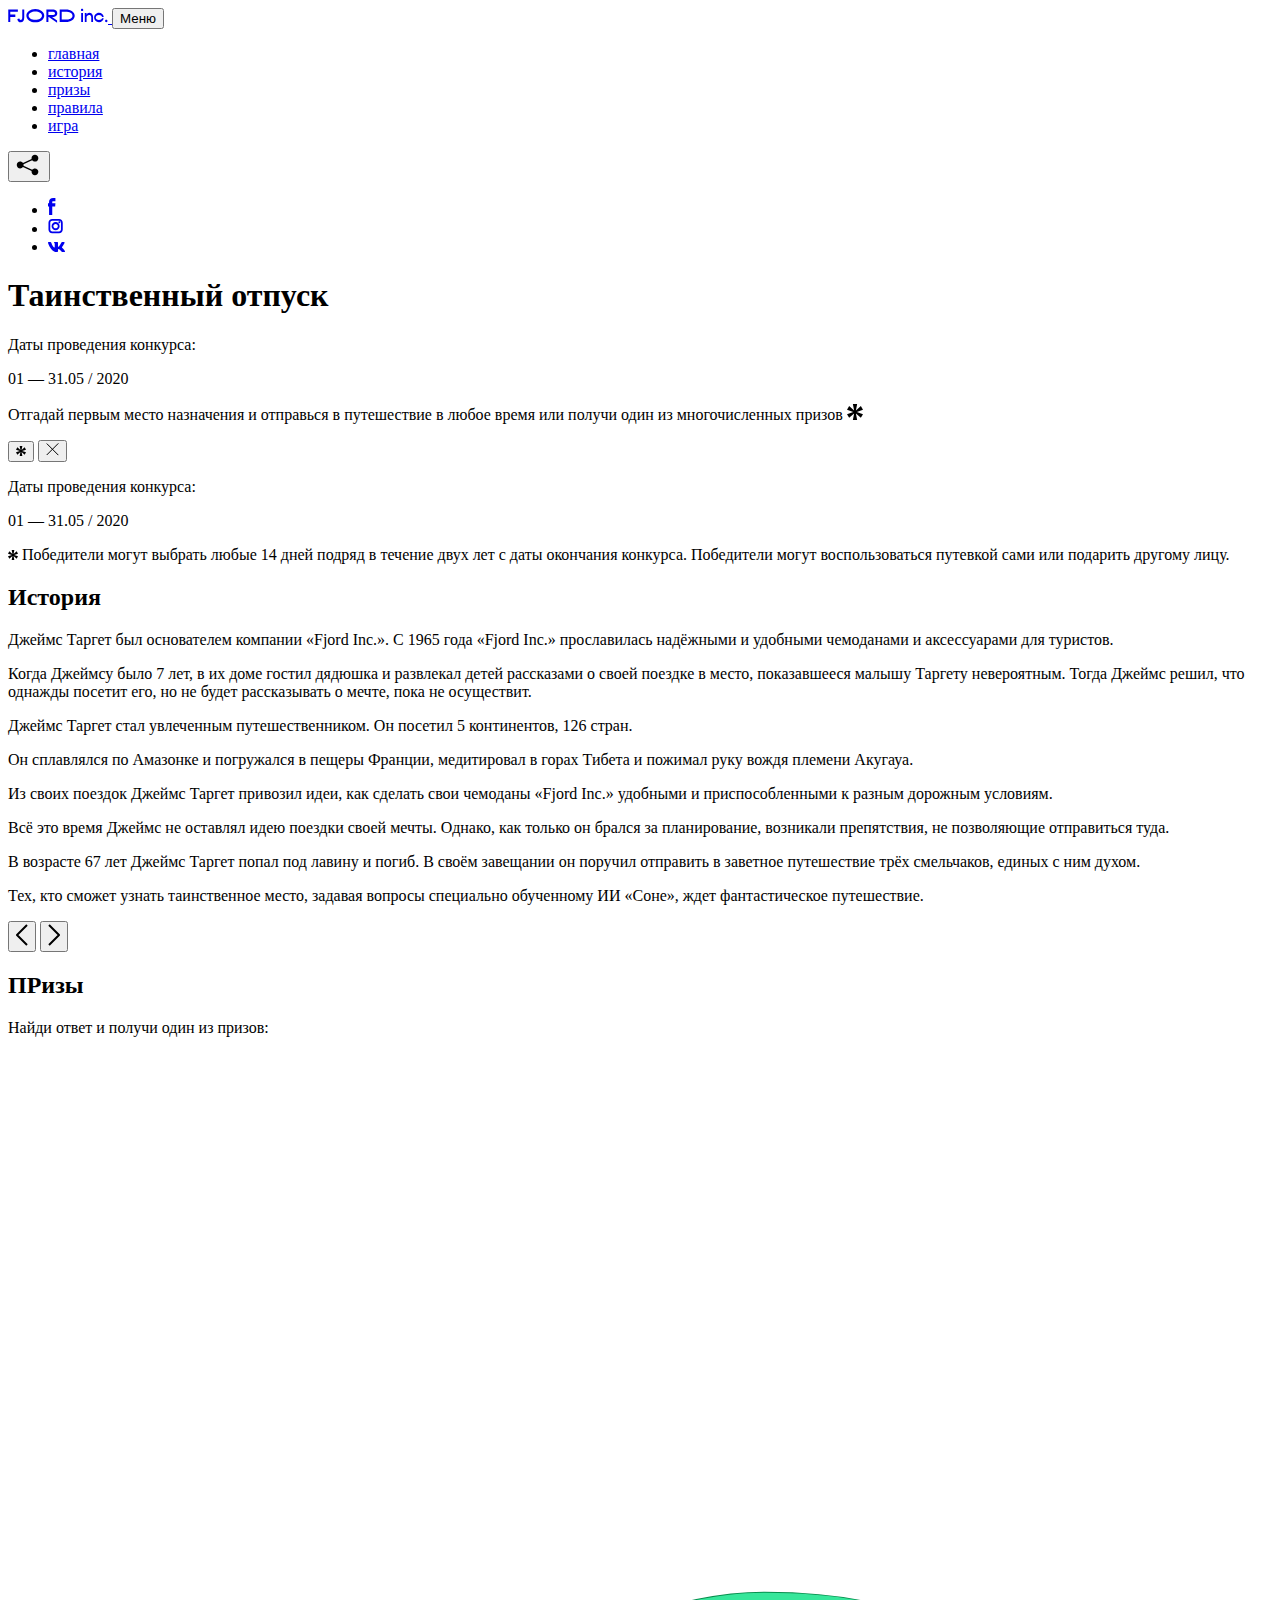
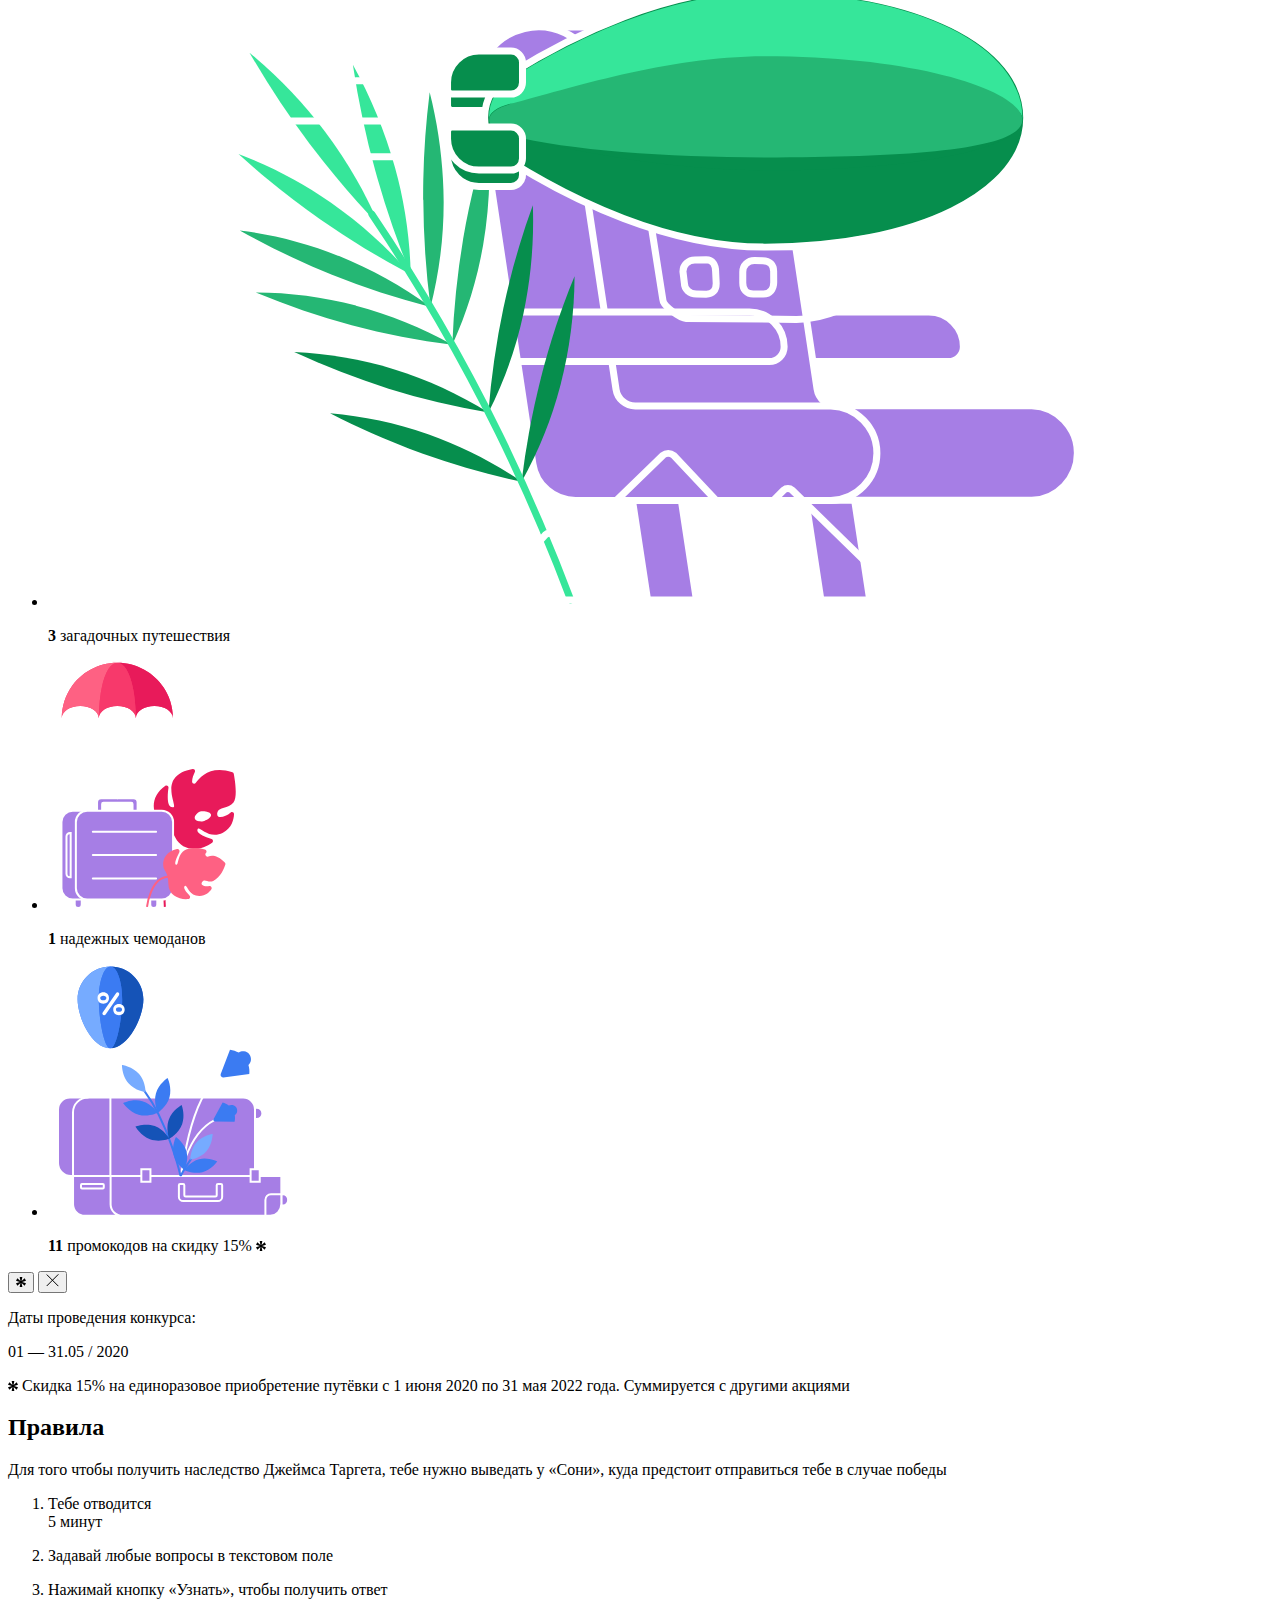
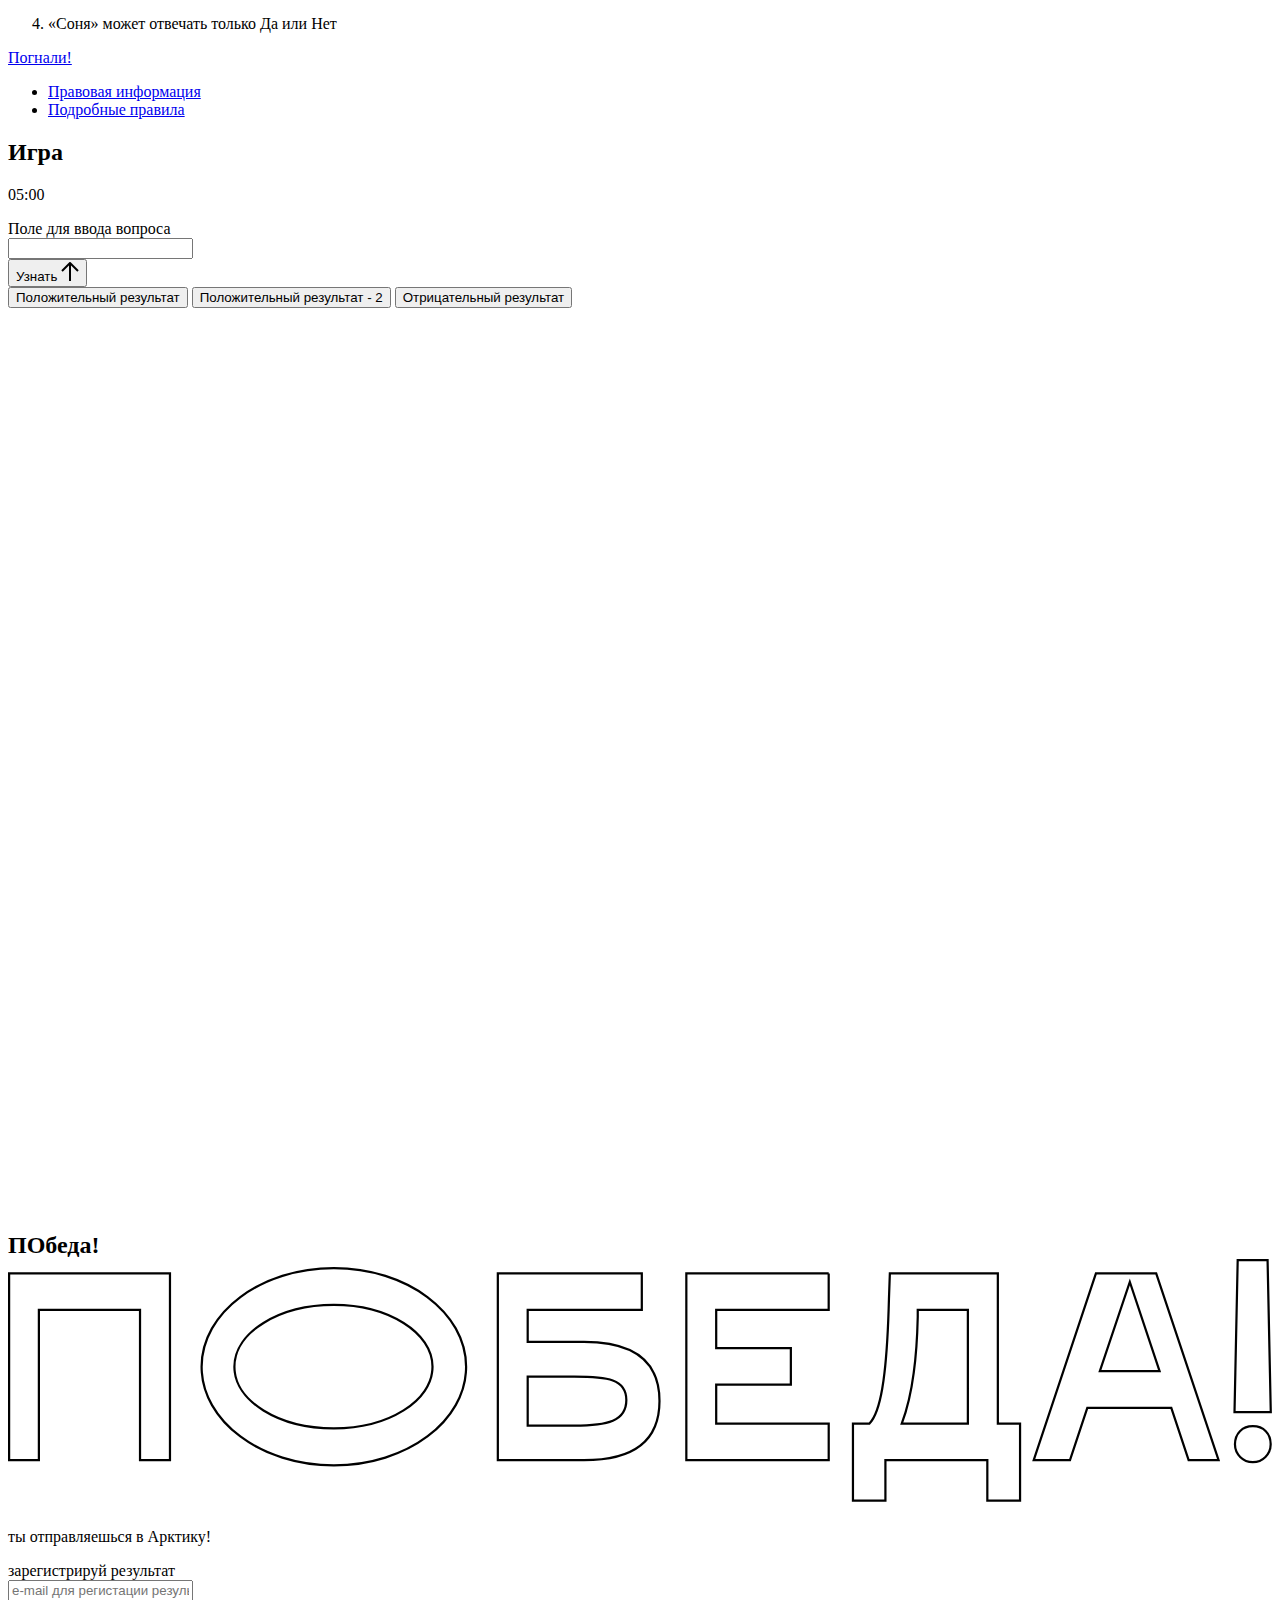
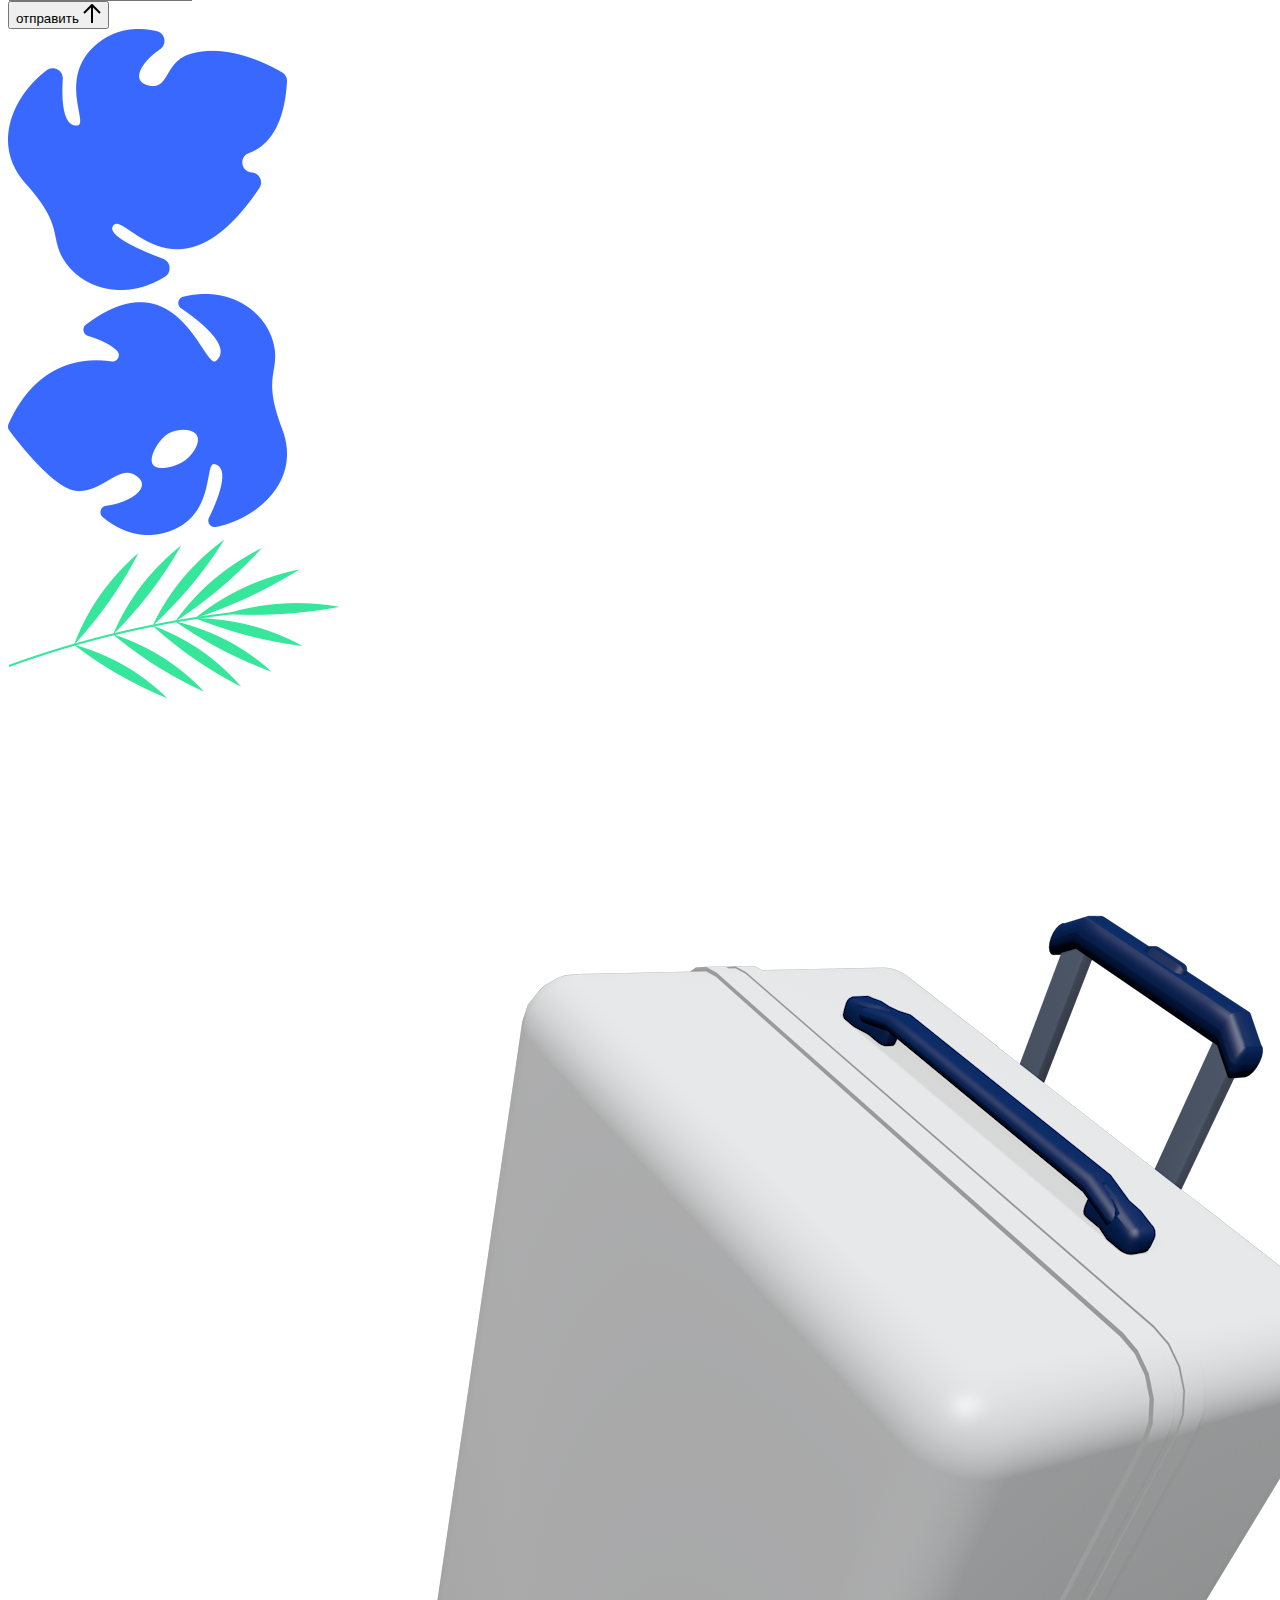
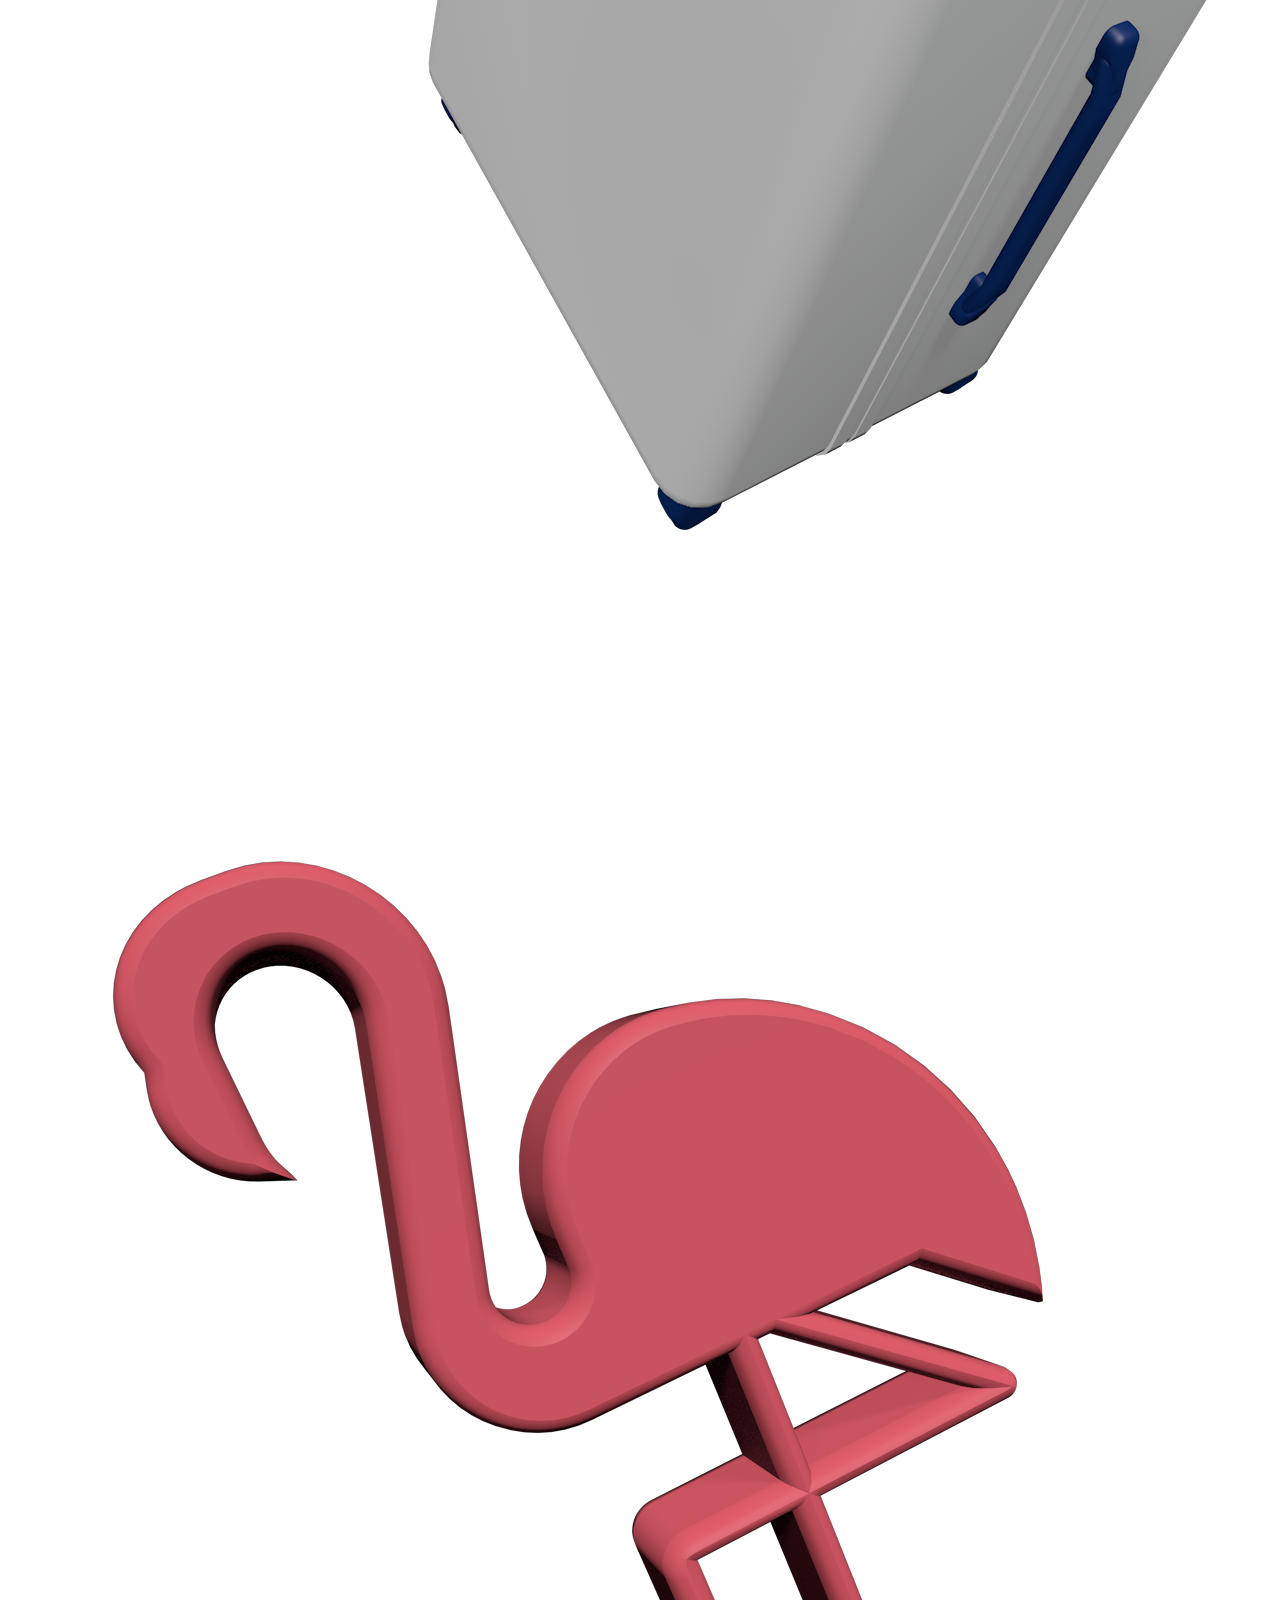
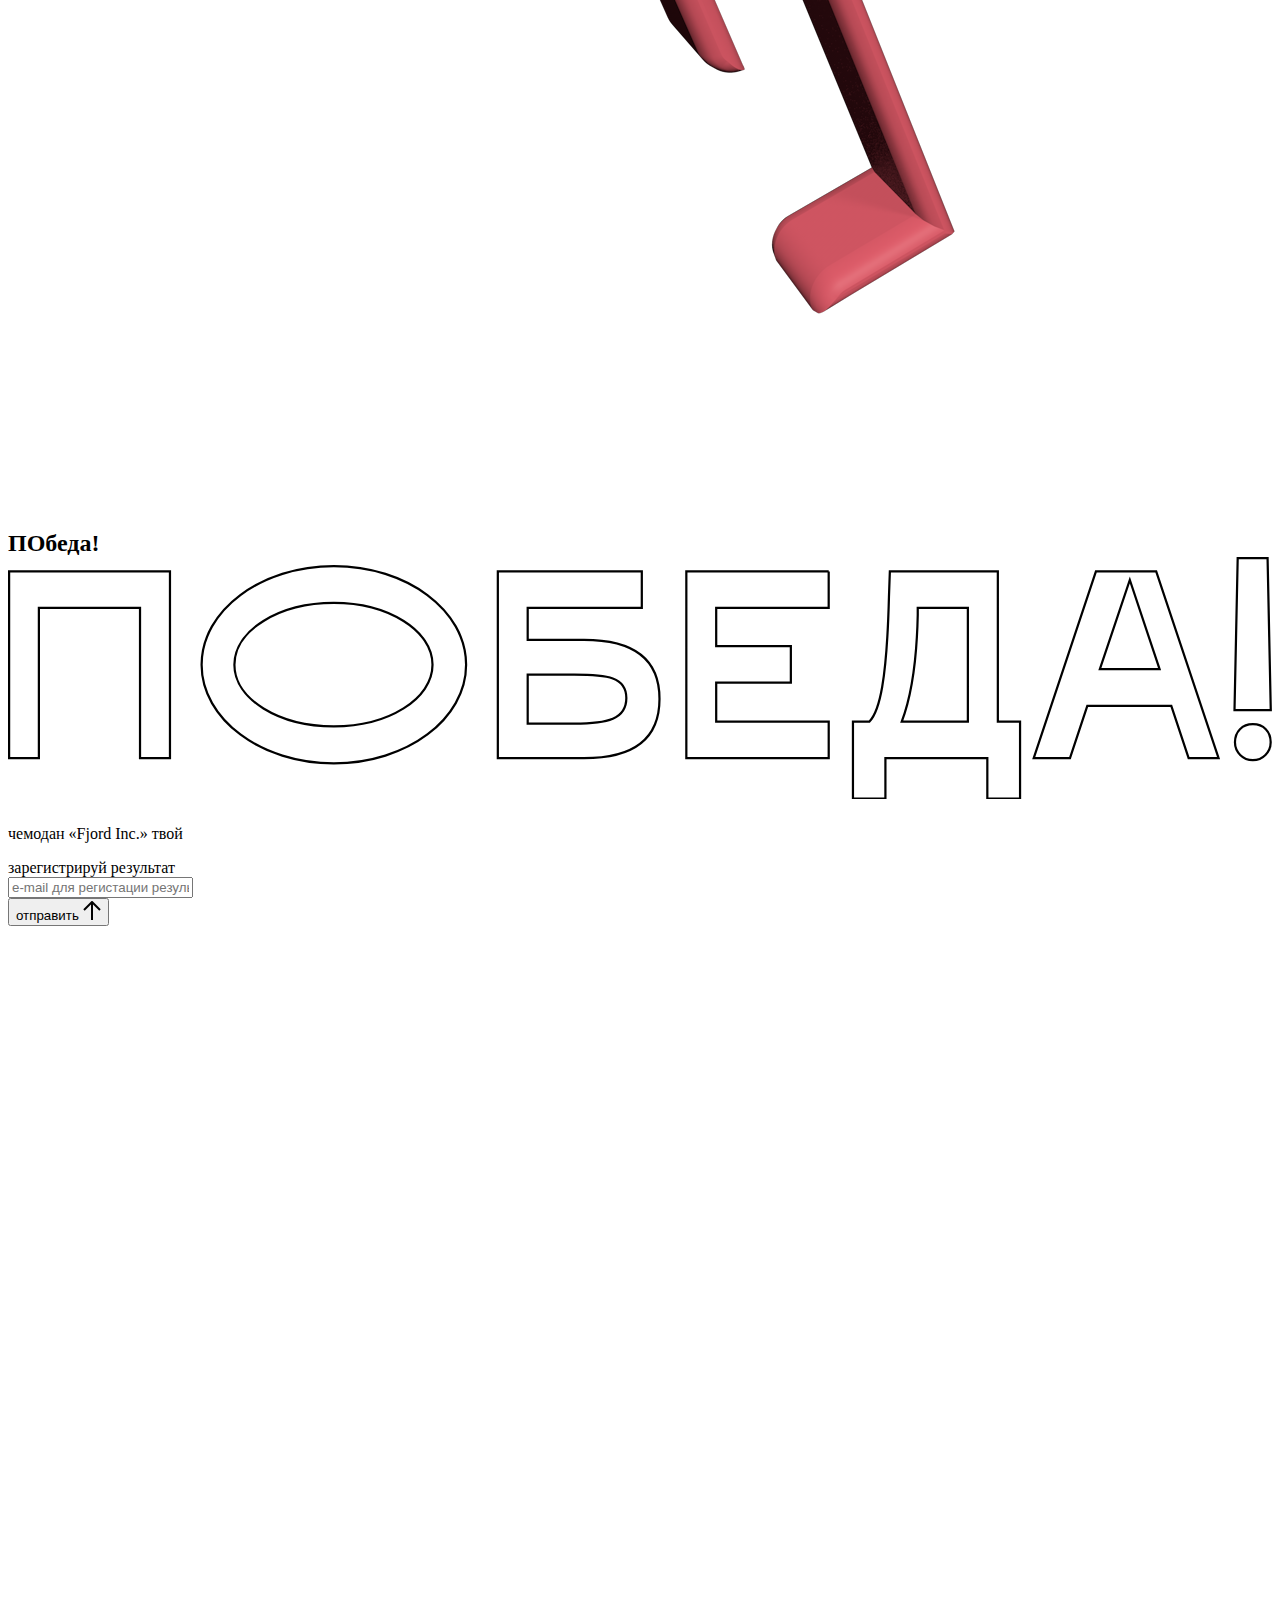
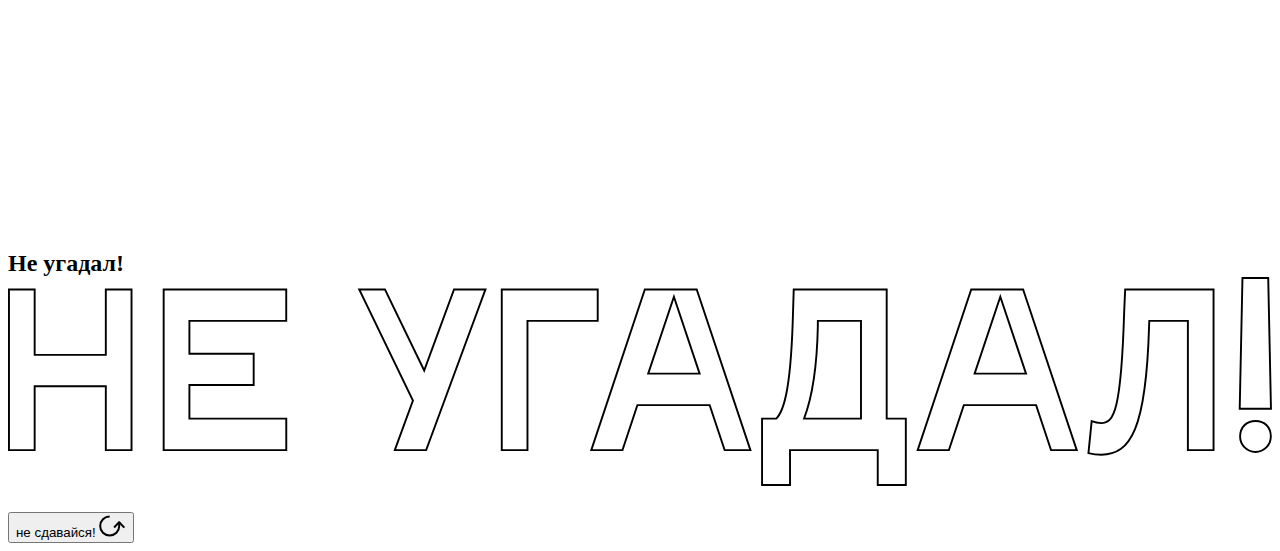
<file: source/index.html>
<!DOCTYPE html>
<html lang="ru">
<head>
  <meta charset="UTF-8">
  <meta name="description" content="">
  <meta name="viewport" content="width=device-width, initial-scale=1.0">
  <meta http-equiv="X-UA-Compatible" content="ie=edge">
  <title>Mysterious Vacation</title>
</head>
<body data-theme="purple">

  <header class="page-header js-header">
    <div class="page-header__wrapper">
      <a href="#" class="page-header__logo" aria-label="Перейти на страницу FJORD.Inc">
        <svg width="100" height="15" viewBox="0 0 100 15" fill="none" xmlns="http://www.w3.org/2000/svg">
          <path d="M0.26 1.4V14H2.276V8.906H7.334V6.44H2.276V3.848H9.872V1.4H0.26ZM12.733 14.36C15.127 14.36 16.243 12.65 16.243 9.5V1.4H14.263V8.96C14.263 11.21 13.723 11.876 12.733 11.876C11.833 11.876 11.473 11.3 11.347 10.58L9.36702 10.94C9.63702 13.046 10.663 14.36 12.733 14.36ZM18.3918 7.7C18.3918 11.372 22.3878 14.36 27.3198 14.36C32.2518 14.36 36.2478 11.372 36.2478 7.7C36.2478 4.028 32.2518 1.04 27.3198 1.04C22.3878 1.04 18.3918 4.028 18.3918 7.7ZM20.6058 7.7C20.6058 5.378 23.6118 3.524 27.3198 3.524C30.9918 3.524 33.9798 5.378 33.9798 7.7C33.9798 10.004 30.9918 11.858 27.3198 11.858C23.6118 11.858 20.6058 10.004 20.6058 7.7ZM40.403 14V8.906H40.799L49.079 14.702V12.38L44.039 8.906H44.201C47.999 8.906 49.277 7.304 49.277 5.162C49.277 3.092 47.999 1.4 44.201 1.4H38.387V14H40.403ZM43.535 3.722C45.785 3.722 47.045 4.136 47.045 5.432C47.045 6.764 45.785 7.034 43.535 7.034H40.403V3.722H43.535ZM51.6936 1.382V14H57.8676C62.7456 14 66.7236 11.534 66.7236 7.7C66.7236 3.848 62.7456 1.382 57.8676 1.382H51.6936ZM53.7096 11.624V3.722H57.5436C61.5396 3.722 64.4916 5.018 64.4916 7.7C64.4916 10.238 61.5396 11.624 57.5436 11.624H53.7096ZM73.1832 14.018H74.9832V5H73.1832V14.018ZM72.9132 1.976C72.9132 2.57 73.3992 3.092 74.0832 3.092C74.7492 3.092 75.2352 2.57 75.2352 1.976C75.2352 1.382 74.7672 0.805999 74.0832 0.805999C73.3812 0.805999 72.9132 1.382 72.9132 1.976ZM76.7867 14H78.5687V9.104C78.7487 8.006 79.5947 6.962 81.0887 6.962C82.1147 6.962 83.2667 7.448 83.2667 9.554V14H85.0487V9.014C85.0487 6.152 83.2307 4.73 81.3587 4.73C79.9187 4.73 79.0727 5.558 78.5687 6.854V5H76.7867V14ZM90.9898 14.27C93.5098 14.27 95.3818 12.506 95.7238 10.328H94.0498C93.7258 11.3 92.6998 12.02 90.9898 12.02C88.8478 12.02 87.7678 10.922 87.7678 9.59C87.7678 8.24 88.8478 6.962 90.9898 6.962C92.7538 6.962 93.7978 7.844 94.0858 8.924H95.7418C95.4358 6.71 93.6178 4.73 90.9898 4.73C88.0918 4.73 86.1298 7.124 86.1298 9.59C86.1298 12.074 88.1278 14.27 90.9898 14.27ZM97.0693 12.938C97.0693 13.658 97.5553 14.144 98.2753 14.144C98.9953 14.144 99.4813 13.658 99.4813 12.938C99.4813 12.2 98.9953 11.714 98.2753 11.714C97.5553 11.714 97.0693 12.2 97.0693 12.938Z" fill="currentColor"/>
        </svg>
      </a>
      <button class="page-header__toggler js-menu-toggler" type="button" aria-label="Управление мобильным меню"><span>Меню</span></button>
      <nav class="page-header__nav">
        <div class="page-header__menu js-menu" id="menu">
          <ul>
            <li>
              <a class="js-menu-link active" href="#top" data-href="top">главная</a>
            </li>
            <li>
              <a class="js-menu-link" href="#story" data-href="story">история</a>
            </li>
            <li>
              <a class="js-menu-link" href="#prizes" data-href="prizes">призы</a>
            </li>
            <li>
              <a class="js-menu-link" href="#rules" data-href="rules">правила</a>
            </li>
            <li>
              <a class="js-menu-link" href="#game" data-href="game">игра</a>
            </li>
          </ul>
        </div>
        <div class="page-header__social">
          <div class="social-block js-social-block">
            <button class="social-block__toggler" aria-label="Управлять блоком с социальными кнопками">
              <svg width="26" height="22" viewBox="0 0 27 22" fill="none" xmlns="http://www.w3.org/2000/svg">
                <path d="M19.6721 7.43664C21.6273 7.43664 23.213 5.85095 23.213 3.89566C23.213 1.94037 21.6273 0.354675 19.6721 0.354675C17.7168 0.354675 16.1311 1.94037 16.1311 3.89566C16.1311 4.19968 16.1728 4.49178 16.2458 4.77345L7.21751 8.95527C6.57519 8.05214 5.52303 7.46049 4.33078 7.46049C2.37549 7.46049 0.789795 9.04618 0.789795 11.0015C0.789795 12.9568 2.37549 14.5425 4.33078 14.5425C5.52303 14.5425 6.57668 13.9508 7.21751 13.0477L16.2458 17.2295C16.1743 17.5112 16.1311 17.8033 16.1311 18.1073C16.1311 20.0626 17.7168 21.6483 19.6721 21.6483C21.6273 21.6483 23.213 20.0626 23.213 18.1073C23.213 16.152 21.6273 14.5663 19.6721 14.5663C18.4798 14.5663 17.4262 15.158 16.7853 16.0611L7.75701 11.8793C7.82854 11.5976 7.87176 11.3055 7.87176 11.0015C7.87176 10.6974 7.83003 10.4053 7.75701 10.1237L16.7853 5.94186C17.4262 6.84499 18.4783 7.43664 19.6721 7.43664Z" fill="currentColor"/>
              </svg>
            </button>
            <ul class="social-block__list">
              <li>
                <a class="social-block__link social-block__link--fb" href="#" aria-label="Мы на Facebook">
                  <svg width="8" height="17" viewBox="0 0 8 17" fill="none" xmlns="http://www.w3.org/2000/svg">
                    <path d="M4.24646 16.9899H1.09275L1.05793 8.49828H0V5.30707H1.05793V3.81124C1.05793 1.42084 2.57654 0 5.21735 0H7.41758V3.18585H5.30841C4.28262 3.18585 4.2478 3.48582 4.2478 4.24914V5.30707H7.42964L7.16716 8.49828H4.2478V16.9899H4.24646Z" fill="currentColor"/>
                  </svg>
                </a>
              </li>
              <li>
                <a class="social-block__link social-block__link--insta" href="#" aria-label="Мы в Instagram">
                  <svg width="15" height="15" viewBox="0 0 15 15" fill="none" xmlns="http://www.w3.org/2000/svg">
                    <path d="M11.0197 0H4.19806C2.14246 0 0.471191 1.66993 0.471191 3.72285V10.5499C0.471191 12.6082 2.14112 14.2727 4.19806 14.2727H11.0197C13.0753 14.2727 14.7466 12.6082 14.7466 10.5499V3.72285C14.7466 1.67127 13.0753 0 11.0197 0ZM11.0197 12.4849H4.19806C3.13076 12.4849 2.26432 11.6158 2.26432 10.5512V3.72419C2.26432 2.65956 3.13076 1.79715 4.19806 1.79715H11.0197C12.087 1.79715 12.9535 2.6609 12.9535 3.72419V10.5512C12.9535 11.6145 12.087 12.4849 11.0197 12.4849Z" fill="currentColor"/>
                    <path d="M7.60887 3.11084C5.38989 3.11084 3.58203 4.9187 3.58203 7.14036C3.58203 9.35532 5.38989 11.1645 7.60887 11.1645C9.83053 11.1645 11.6357 9.35666 11.6357 7.14036C11.6357 4.9187 9.83053 3.11084 7.60887 3.11084ZM7.60887 9.36871C6.37551 9.36871 5.37784 8.37372 5.37784 7.14036C5.37784 5.90699 6.37551 4.90665 7.60887 4.90665C8.83822 4.90665 9.84259 5.90833 9.84259 7.14036C9.84392 8.37238 8.83822 9.36871 7.60887 9.36871Z" fill="currentColor"/>
                    <path d="M11.3573 2.35962C10.8256 2.35962 10.3931 2.79752 10.3931 3.32381C10.3931 3.85546 10.8256 4.29336 11.3573 4.29336C11.8862 4.29336 12.3215 3.85546 12.3215 3.32381C12.3215 2.79752 11.8862 2.35962 11.3573 2.35962Z" fill="currentColor"/>
                  </svg>
                </a>
              </li>
              <li>
                <a class="social-block__link social-block__link--vk" href="#" aria-label="Мы ВКонтакте">
                  <svg width="17" height="10" viewBox="0 0 17 10" fill="none" xmlns="http://www.w3.org/2000/svg">
                    <path d="M14.1234 4.9002C14.1234 4.9002 16.3623 1.72708 16.5866 0.680242C16.6595 0.312285 16.4947 0.103188 16.1069 0.103188C16.1069 0.103188 14.8193 0.103188 14.168 0.103188C13.7235 0.103188 13.5587 0.293278 13.4235 0.579768C13.4235 0.579768 12.3724 2.82553 11.0969 4.24712C10.6861 4.70333 10.4781 4.84318 10.2511 4.84318C10.0646 4.84318 9.98625 4.6911 9.98625 4.27834V0.649016C9.98625 0.147997 9.92545 0.00135496 9.5066 0.00135496H6.39628C6.15578 0.00135496 6.0085 0.134417 6.0085 0.324506C6.0085 0.801084 6.73406 0.908351 6.73406 2.20231V4.87305C6.73406 5.40529 6.70569 5.61575 6.45303 5.61575C5.78016 5.61575 4.19528 3.30618 3.30623 0.678887C3.12923 0.145282 2.93737 0 2.43475 0H0.486409C0.205373 0 0 0.190085 0 0.476576C0 0.991172 0.60666 3.40801 2.99277 6.64358C4.59927 8.8201 6.70569 10 8.60269 10C9.76196 10 10.0416 9.80312 10.0416 9.31432V7.63883C10.0416 7.22607 10.2065 7.04956 10.4429 7.04956C10.7078 7.04956 11.1847 7.13238 12.2805 8.22268C13.5843 9.47862 13.6762 10 14.3896 10H16.5676C16.7919 10 17 9.89273 17 9.52342C17 9.02919 16.3623 8.15343 15.384 7.10659C14.9801 6.56755 14.3302 5.98914 14.1248 5.72301C13.8275 5.40801 13.9154 5.23014 14.1234 4.9002Z" fill="currentColor"/>
                  </svg>
                </a>
              </li>
            </ul>
          </div>
        </div>
      </nav>
    </div>
  </header>

  <main class="page-content">

    <section class="animation-screen"></section>

    <section class="screen screen--hidden screen--intro" id="top">
      <div class="screen__wrapper">
        <div class="intro">
          <h1 class="intro__title">Таинственный отпуск</h1>
          <div class="intro__content">
            <div class="intro__info">
              <p class="intro__label">Даты проведения конкурса:</p>
              <p class="intro__date">01 — 31.05 / 2020</p>
            </div>
            <div class="intro__message">
              <p>
                Отгадай первым место назначения и&nbsp;отправься в&nbsp;путешествие в&nbsp;любое время или получи один из многочисленных призов
                <svg width="16" height="16" viewBox="0 0 10 10" fill="none" xmlns="http://www.w3.org/2000/svg">
                  <path d="M0 6.35337L3.90271 4.99012L0 3.64663L1.34615 1.32374L4.44287 4.01073L3.67364 0H6.34615L5.57692 4.01073L8.65385 1.32374L10 3.64663L6.13405 4.99012L10 6.35337L8.65385 8.65651L5.57692 5.98927L6.34615 10H3.67364L4.44287 5.96952L1.34615 8.65651L0 6.35337Z" fill="currentColor"/>
                </svg>
              </p>
            </div>
          </div>
        </div>
      </div>
      <div class="screen__footer js-footer">
        <button class="screen__footer-enlarge js-footer-toggler" type="button" aria-label="Показать сообщение">
          <svg width="10" height="10" viewBox="0 0 10 10" fill="none" xmlns="http://www.w3.org/2000/svg">
            <path d="M0 6.35337L3.90271 4.99012L0 3.64663L1.34615 1.32374L4.44287 4.01073L3.67364 0H6.34615L5.57692 4.01073L8.65385 1.32374L10 3.64663L6.13405 4.99012L10 6.35337L8.65385 8.65651L5.57692 5.98927L6.34615 10H3.67364L4.44287 5.96952L1.34615 8.65651L0 6.35337Z" fill="currentColor"/>
          </svg>
        </button>
        <button class="screen__footer-collapse js-footer-toggler" type="button" aria-label="Скрыть сообщение">
          <svg width="13" height="13" viewBox="0 0 13 13" fill="none" xmlns="http://www.w3.org/2000/svg">
            <line x1="12.3536" y1="0.353553" x2="0.738349" y2="11.9688" stroke="currentColor"/>
            <line x1="0.738319" y1="0.539925" x2="12.3535" y2="12.1551" stroke="currentColor"/>
          </svg>
        </button>
        <div class="screen__footer-wrapper">
          <div class="screen__footer-announce">
            <p class="screen__footer-label">Даты проведения конкурса:</p>
            <p class="screen__footer-date">01 — 31.05 / 2020</p>
          </div>
          <div class="screen__footer-note">
            <p>
              <svg width="10" height="10" viewBox="0 0 10 10" fill="none" xmlns="http://www.w3.org/2000/svg">
                <path d="M0 6.35337L3.90271 4.99012L0 3.64663L1.34615 1.32374L4.44287 4.01073L3.67364 0H6.34615L5.57692 4.01073L8.65385 1.32374L10 3.64663L6.13405 4.99012L10 6.35337L8.65385 8.65651L5.57692 5.98927L6.34615 10H3.67364L4.44287 5.96952L1.34615 8.65651L0 6.35337Z" fill="currentColor"/>
              </svg>
              <span>Победители могут выбрать любые 14 дней подряд в&nbsp;течение двух лет с&nbsp;даты окончания конкурса. Победители могут воспользоваться путевкой сами или подарить другому лицу.</span>
            </p>
          </div>
        </div>
      </div>
    </section>

    <section class="screen screen--hidden screen--story" id="story">

      <div class="slider swiper-container js-slider">

        <div class="swiper-wrapper">

          <div class="slider__item swiper-slide">
            <h2 class="slider__item-title">История</h2>
            <p class="slider__item-text">Джеймс Таргет был основателем компании &laquo;Fjord Inc.&raquo;. С&nbsp;1965 года &laquo;Fjord Inc.&raquo; прославилась надёжными и&nbsp;удобными чемоданами и&nbsp;аксессуарами для туристов.</p>
          </div>

          <div class="slider__item swiper-slide">
            <p class="slider__item-text">Когда Джеймсу было 7&nbsp;лет, в&nbsp;их&nbsp;доме гостил дядюшка и&nbsp;развлекал детей рассказами о&nbsp;своей поездке в&nbsp;место, показавшееся малышу Таргету невероятным. Тогда Джеймс решил, что однажды посетит его, но&nbsp;не&nbsp;будет рассказывать о&nbsp;мечте, пока не&nbsp;осуществит.</p>
          </div>

          <div class="slider__item swiper-slide">
            <p class="slider__item-text">Джеймс Таргет стал увлеченным путешественником. Он&nbsp;посетил 5&nbsp;континентов, 126&nbsp;стран.</p>
          </div>

          <div class="slider__item swiper-slide">
            <p class="slider__item-text">Он&nbsp;сплавлялся по&nbsp;Амазонке и&nbsp;погружался в&nbsp;пещеры Франции, медитировал в&nbsp;горах Тибета и&nbsp;пожимал руку вождя племени Акугауа.</p>
          </div>

          <div class="slider__item swiper-slide">
            <p class="slider__item-text">Из&nbsp;своих поездок Джеймс Таргет привозил идеи, как сделать свои чемоданы &laquo;Fjord Inc.&raquo; удобными и&nbsp;приспособленными к&nbsp;разным дорожным условиям.</p>
          </div>

          <div class="slider__item swiper-slide">
            <p class="slider__item-text">Всё это время Джеймс не&nbsp;оставлял идею поездки своей мечты. Однако, как только он&nbsp;брался за&nbsp;планирование, возникали препятствия, не&nbsp;позволяющие отправиться туда.</p>
          </div>

          <div class="slider__item swiper-slide">
            <p class="slider__item-text">В&nbsp;возрасте 67&nbsp;лет Джеймс Таргет попал под лавину и&nbsp;погиб. В&nbsp;своём завещании он&nbsp;поручил отправить в&nbsp;заветное путешествие трёх смельчаков, единых с&nbsp;ним духом.</p>
          </div>

          <div class="slider__item swiper-slide">
            <p class="slider__item-text">Тех, кто сможет узнать таинственное место, задавая вопросы специально обученному ИИ&nbsp;&laquo;Соне&raquo;, ждет фантастическое путешествие.</p>
          </div>
        </div>
        <div class="slider__controls">
          <button class="slider__control slider__control--prev js-control-prev" type="button" aria-label="Показать предыдущую историю">
            <svg width="12" height="22" viewBox="0 0 12 22" fill="none" xmlns="http://www.w3.org/2000/svg">
              <path d="M11 1L1 11L11 21" stroke="currentColor" stroke-width="2" stroke-linejoin="round"/>
            </svg>
          </button>
          <button class="slider__control slider__control--next js-control-next" type="button" aria-label="Показать следующую историю">
            <svg width="12" height="22" viewBox="0 0 12 22" fill="none" xmlns="http://www.w3.org/2000/svg">
              <path d="M1 1L11 11L1 21" stroke="currentColor" stroke-width="2" stroke-linejoin="round"/>
            </svg>
          </button>
        </div>
        <div class="slider__pagination swiper-pagination"></div>
      </div>
    </section>

    <section class="screen screen--hidden screen--prizes" id="prizes">
      <div class="screen__wrapper">
        <div class="prizes">
          <h2 class="prizes__title">ПРизы</h2>
          <div class="prizes__lead">
            <p>Найди ответ и&nbsp;получи один из&nbsp;призов:</p>
          </div>
          <ul class="prizes__list">
            <li class="prizes__item prizes__item--journeys">
              <div class="prizes__icon">
                <svg id="prize-icon-1" class="prizes__icon-img" xmlns="http://www.w3.org/2000/svg" xmlns:xlink="http://www.w3.org/1999/xlink" viewBox="0 0 350 330">
                  <defs>
                    <clipPath id="window">
                      <path d="M275,225.43H257.87a17.6,17.6,0,0,1-17.52-17.58V170a17.6,17.6,0,0,1,17.52-17.58H275A17.6,17.6,0,0,1,292.51,170v37.83A17.61,17.61,0,0,1,275,225.43Z"/>
                    </clipPath>
                  </defs>
                  <g clip-path="url(#window)">
                    <g transform="translate(220 160)">
                      <line x1="28.18" y1="38.34" x2="91.09" y2="38.34" fill="none" stroke="#fff" opacity="0" stroke-linecap="round" stroke-miterlimit="10" stroke-width="2">
                        <animateTransform
                          attributeName="transform"
                          type="translate"
                          from="100"
                          to="-150"
                          dur="2s"
                          begin="2.7s"
                          repeatCount="indefinite"
                        />
                        <animate
                          attributeName="opacity"
                          values="0; 1; 1; 0"
                          keyTimes="0; 0.1; 0.9; 1"
                          begin="2.8s"
                          dur="2s"
                          repeatCount="indefinite"
                        />
                      </line>
                      <path d="M41.77,97.54H77.06a12.4,12.4,0,1,1,24.8,0h17.93" transform="translate(-40.77 -69.46)" fill="none" opacity="0" stroke="#fff" stroke-linecap="round" stroke-miterlimit="10" stroke-width="2">
                        <animateTransform
                          attributeName="transform"
                          type="translate"
                          from="100, -69.46"
                          to="-200, -69.46"
                          dur="2s"
                          begin="2.7s"
                          repeatCount="indefinite"
                        />
                        <animate
                          attributeName="opacity"
                          values="0; 1; 1; 0"
                          keyTimes="0; 0.1; 0.9; 1"
                          begin="2.8s"
                          dur="2s"
                          repeatCount="indefinite"
                        />
                      </path>
                      <line x1="218.19" y1="23.72" x2="257.97" y2="23.72" fill="none" opacity="0" stroke="#fff" stroke-linecap="round" stroke-miterlimit="10" stroke-width="2">
                        <animateTransform
                          attributeName="transform"
                          type="translate"
                          to="-200"
                          dur="2s"
                          begin="2.7s"
                          repeatCount="indefinite"
                        />
                        <animate
                          attributeName="opacity"
                          values="0; 1; 1; 0"
                          keyTimes="0; 0.1; 0.9; 1"
                          begin="2.8s"
                          dur="2s"
                          repeatCount="indefinite"
                        />
                      </line>
                      <path d="M278.75,82.91H251.39a12.4,12.4,0,1,0-24.8,0H208.65" transform="translate(-40.77 -69.46)" fill="none" opacity="0" stroke="#fff" stroke-linecap="round" stroke-miterlimit="10" stroke-width="2">
                        <animateTransform
                          attributeName="transform"
                          type="translate"
                          to="-200, -69.46"
                          dur="2s"
                          begin="2.7s"
                          repeatCount="indefinite"
                        />
                        <animate
                          attributeName="opacity"
                          values="0; 1; 1; 0"
                          keyTimes="0; 0.1; 0.9; 1"
                          begin="2.8s"
                          dur="2s"
                          repeatCount="indefinite"
                        />
                      </path>
                      <line x1="246.24" y1="13.45" x2="268.43" y2="13.45" fill="none" opacity="0" stroke="#fff" stroke-linecap="round" stroke-miterlimit="10" stroke-width="2">
                        <animateTransform
                          attributeName="transform"
                          type="translate"
                          to="-150"
                          dur="2s"
                          begin="2.7s"
                          repeatCount="indefinite"
                        />
                        <animate
                          attributeName="opacity"
                          values="0; 1; 1; 0"
                          keyTimes="0; 0.1; 0.9; 1"
                          begin="2.8s"
                          dur="2s"
                          repeatCount="indefinite"
                        />
                      </line>
                    </g>
                  </g>
                  <g>
                    <g>
                      <g id="columns" class="prizes__columns">
                        <path d="M91.14 327.79C89.9394 327.684 89.0477 326.632 89.14 325.43L102.8 132.26C103.9 116.77 98 110.34 94.05 107.79C93.5925 107.481 93.3691 106.925 93.4858 106.386C93.6025 105.846 94.0358 105.432 94.58 105.34C103 104 122.18 104 120 134.19L106.43 326.67C106.324 327.866 105.278 328.757 104.08 328.67L91.14 327.79Z" fill="#ffffff" fill-rule="evenodd" opacity="1" stroke="none"/>
                        <path d="M124.5 328.17C123.285 328.154 122.313 327.155 122.33 325.94L124.57 132.31C124.76 116.78 118.5 110.7 114.41 108.4C113.94 108.116 113.689 107.576 113.774 107.034C113.86 106.492 114.266 106.055 114.8 105.93C123.16 104.03 142.29 102.93 141.95 133.21L139.7 326.14C139.689 327.355 138.695 328.331 137.48 328.32L124.5 328.17Z" fill="#ffffff" fill-rule="evenodd" opacity="1" stroke="none"/>
                      </g>
                      <g id="chair" class="prizes__chair">
                        <path d="M257.5 259.82L196.76 259.82L196.76 245.63L251.85 245.63C257.325 245.641 261.756 250.085 261.75 255.56C261.744 257.905 259.845 259.805 257.5 259.81" fill="#a67ee5" fill-rule="evenodd" opacity="1" stroke="none"/>
                        <path d="M257.5 259.82L196.76 259.82L196.76 245.63L251.85 245.63C257.325 245.641 261.756 250.085 261.75 255.56C261.75 257.909 259.849 259.814 257.5 259.82Z" fill="none" fill-rule="evenodd" opacity="1" stroke="#ffffff" stroke-linecap="butt" stroke-linejoin="miter" stroke-width="2"/>
                        <path d="M185.47 328.31L171.5 328.31L165.19 286.72L179.16 286.72L185.47 328.31Z" fill="#a67ee5" fill-rule="evenodd" opacity="1" stroke="none"/>
                        <path d="M185.47 328.31L171.5 328.31L165.19 286.72L179.16 286.72L185.47 328.31Z" fill="none" fill-rule="evenodd" opacity="1" stroke="#ffffff" stroke-linecap="butt" stroke-linejoin="miter" stroke-width="2"/>
                        <path d="M235.03 328.31L221.06 328.31L214.76 286.72L228.72 286.72L235.03 328.31Z" fill="#a67ee5" fill-rule="evenodd" opacity="1" stroke="none"/>
                        <path d="M235.03 328.31L221.06 328.31L214.76 286.72L228.72 286.72L235.03 328.31Z" fill="none" fill-rule="evenodd" opacity="1" stroke="#ffffff" stroke-linecap="butt" stroke-linejoin="miter" stroke-width="2"/>
                        <path d="M281.33 272.45L225.44 272.45C222.669 272.45 220.316 270.421 219.91 267.68L209.05 195.44C214.97 190.538 217.052 182.377 214.204 175.238C211.356 168.099 204.229 163.612 196.56 164.13L141.48 164.13L141.16 267L156.93 290.35L204.12 298.74C205.472 299.235 206.9 299.489 208.34 299.49L281.34 299.49C288.812 299.49 294.87 293.432 294.87 285.96C294.87 278.488 288.812 272.43 281.34 272.43" fill="#a67ee5" fill-rule="evenodd" opacity="1" stroke="none"/>
                        <path d="M281.33 272.45L225.44 272.45C222.669 272.45 220.316 270.421 219.91 267.68L209.05 195.44C214.97 190.538 217.052 182.377 214.204 175.238C211.356 168.099 204.229 163.612 196.56 164.13L141.48 164.13L141.16 267L156.93 290.35L204.12 298.74C205.472 299.235 206.9 299.489 208.34 299.49L281.34 299.49C288.605 299.208 294.347 293.235 294.345 285.965C294.342 278.695 288.595 272.727 281.33 272.45Z" fill="none" fill-rule="evenodd" opacity="1" stroke="#ffffff" stroke-linecap="butt" stroke-linejoin="miter" stroke-width="2"/>
                        <path d="M162.42 267.69L151.56 195.45C157.899 190.205 159.791 181.286 156.127 173.919C152.464 166.553 144.21 162.679 136.203 164.569C128.196 166.458 122.544 173.613 122.56 181.84C122.562 183.619 122.829 185.389 123.35 187.09L138.65 289C139.551 295.051 144.742 299.532 150.86 299.54L223.86 299.54C231.186 299.341 237.022 293.344 237.022 286.015C237.022 278.686 231.186 272.689 223.86 272.49L167.95 272.49C165.181 272.477 162.834 270.448 162.42 267.71" fill="#a67ee5" fill-rule="evenodd" opacity="1" stroke="none"/>
                        <path d="M162.42 267.69L151.56 195.45C157.899 190.205 159.791 181.286 156.127 173.919C152.464 166.553 144.21 162.679 136.203 164.569C128.196 166.458 122.544 173.613 122.56 181.84C122.562 183.619 122.829 185.389 123.35 187.09L138.65 289C139.551 295.051 144.742 299.532 150.86 299.54L223.86 299.54C231.186 299.341 237.022 293.344 237.022 286.015C237.022 278.686 231.186 272.689 223.86 272.49L167.95 272.49C165.174 272.475 162.825 270.436 162.42 267.69Z" fill="none" fill-rule="evenodd" opacity="1" stroke="#ffffff" stroke-linecap="butt" stroke-linejoin="miter" stroke-width="2"/>
                        <path d="M206.26 259.82L134.26 259.82L132.13 245.63L200.6 245.63C206.075 245.641 210.506 250.085 210.5 255.56C210.495 257.905 208.595 259.805 206.25 259.81" fill="#a67ee5" fill-rule="evenodd" opacity="1" stroke="none"/>
                        <path d="M206.26 259.82L134.26 259.82L132.13 245.63L200.6 245.63C206.075 245.641 210.506 250.085 210.5 255.56C210.5 257.905 208.605 259.809 206.26 259.82Z" fill="none" fill-rule="evenodd" opacity="1" stroke="#ffffff" stroke-linecap="butt" stroke-linejoin="miter" stroke-width="2"/>
                        <path d="M151.57 195.44L209.05 195.44" fill="none" fill-rule="evenodd" opacity="1" stroke="#ffffff" stroke-linecap="round" stroke-linejoin="miter" stroke-width="2"/>
                      </g>
                      <g id="fern" class="prizes__fern">
                        <g class="prizes__fern-wrapper">
                          <path d="M79.18 194C85.4261 202.316 90.6596 211.346 94.77 220.9C87.606 213.464 80.9004 205.599 74.69 197.35C68.4883 189.072 62.7881 180.43 57.62 171.47C65.6734 178.1 72.9108 185.663 79.18 194" fill="#36e69a" fill-rule="evenodd" opacity="1" stroke="none"/>
                          <path d="M80.94 214.39C89.3383 220.276 96.9939 227.156 103.74 234.88C94.8077 230.187 86.1775 224.94 77.9 219.17C69.7048 213.439 61.8824 207.194 54.48 200.47C63.8466 203.987 72.7358 208.663 80.94 214.39" fill="#36e69a" fill-rule="evenodd" opacity="1" stroke="none"/>
                          <path d="M93.66 205.48C96.4274 215.47 99.7935 225.284 103.74 234.87C103.5 224.55 101.988 214.3 99.24 204.35C96.3865 194.098 92.3388 184.217 87.18 174.91C88.7226 185.22 90.8832 195.429 93.65 205.48" fill="#36e69a" fill-rule="evenodd" opacity="1" stroke="none"/>
                          <path d="M107.32 213.52C107.377 223.776 108.065 234.019 109.38 244.19C111.898 234.372 113.161 224.275 113.14 214.14C113.075 203.564 111.732 193.034 109.14 182.78C107.854 192.976 107.229 203.244 107.27 213.52" fill="#25b774" fill-rule="evenodd" opacity="1" stroke="none"/>
                          <path d="M83.08 229.56C92.4142 233.336 101.245 238.253 109.37 244.2C99.7922 241.753 90.3853 238.679 81.21 235C72.1574 231.339 63.3493 227.1 54.84 222.31C64.5308 223.516 74.0258 225.966 83.09 229.6" fill="#25b774" fill-rule="evenodd" opacity="1" stroke="none"/>
                          <path d="M88.06 243.83C97.6806 246.377 106.941 250.13 115.62 255C105.908 253.803 96.2919 251.932 86.84 249.4C77.5057 246.893 68.346 243.777 59.42 240.07C69.0896 240.093 78.7169 241.347 88.07 243.8" fill="#25b774" fill-rule="evenodd" opacity="1" stroke="none"/>
                          <path d="M118.71 224.79C117.033 234.797 115.997 244.901 115.61 255.04C119.756 245.942 122.72 236.351 124.43 226.5C126.18 216.201 126.657 205.726 125.85 195.31C122.772 204.955 120.383 214.807 118.7 224.79" fill="#25b774" fill-rule="evenodd" opacity="1" stroke="none"/>
                          <path d="M98.86 262C108.367 264.957 117.462 269.103 125.93 274.34C116.275 272.737 106.742 270.468 97.4 267.55C88.1811 264.661 79.1617 261.17 70.4 257.1C80.056 257.521 89.6193 259.167 98.86 262" fill="#068e4d" fill-rule="evenodd" opacity="1" stroke="none"/>
                          <path d="M130.27 244.29C128.179 254.22 126.73 264.274 125.93 274.39C130.454 265.47 133.815 256.006 135.93 246.23C138.105 236.014 139.015 225.569 138.64 215.13C135.168 224.64 132.375 234.385 130.28 244.29" fill="#068e4d" fill-rule="evenodd" opacity="1" stroke="none"/>
                          <path d="M108.9 280.69C118.279 284.044 127.196 288.57 135.44 294.16C125.858 292.144 116.426 289.471 107.21 286.16C98.1172 282.886 89.2483 279.021 80.66 274.59C90.2934 275.409 99.7831 277.452 108.9 280.67" fill="#068e4d" fill-rule="evenodd" opacity="1" stroke="none"/>
                          <path d="M141 264.26C138.499 274.096 136.635 284.084 135.42 294.16C140.302 285.429 144.049 276.11 146.57 266.43C149.173 256.3 150.516 245.889 150.57 235.43C146.702 244.801 143.504 254.436 141 264.26" fill="#068e4d" fill-rule="evenodd" opacity="1" stroke="none"/>
                          <path d="M92.62 217.67C115.835 252.089 134.92 289.12 149.48 328" fill="none" fill-rule="evenodd" opacity="1" stroke="#36e69a" stroke-linecap="round" stroke-linejoin="round" stroke-width="2"/>
                        </g>
                      </g>
                      <animateTransform
                        xlink:href="#chair"
                        attributeName="transform"
                        type="translate"
                        from="-100"
                        to="0"
                        begin="2.8s"
                        dur="0.4s"
                        keyTimes="0; 1"
                        calcMode="spline"
                        keySplines="0.43 0.78 0.49 0.99"
                        fill="freeze"
                      />
                      <animateTransform
                        xlink:href="#columns"
                        attributeName="transform"
                        type="translate"
                        from="-100"
                        to="0"
                        begin="3s"
                        dur="0.2s"
                        keyTimes="0; 1"
                        calcMode="spline"
                        keySplines="0.43 0.78 0.49 0.99"
                        fill="freeze"
                      />
                      <animateTransform
                        xlink:href="#fern"
                        attributeName="transform"
                        type="translate"
                        from="-100"
                        to="0"
                        begin="2.9s"
                        dur="0.3s"
                        keyTimes="0; 1"
                        calcMode="spline"
                        keySplines="0.43 0.78 0.49 0.99"
                        fill="freeze"
                        additive="sum"
                      />
                    </g>
                    <path d="M204.25,231.88h-2.05a3.45,3.45,0,0,0-3.43,3.45v2.92a3.45,3.45,0,0,0,3.43,3.45h2.05a3.45,3.45,0,0,0,3.43-3.45v-2.92A3.44,3.44,0,0,0,204.25,231.88Z" fill="none" stroke="#fff" stroke-linecap="round" stroke-linejoin="round" stroke-width="2">
                      <animate
                        attributeName="d"
                        values="
                        M204.354 230.8L202.13 230.796C200.232 230.807 198.774 232.126 198.774 234.023L198.729 237.114C198.729 239.012 199.781 240.213 201.679 240.224L204.541 240.201C206.438 240.19 207.517 238.779 207.517 236.881L207.479 233.753C207.485 231.853 206.254 230.805 204.354 230.8Z;
                        M204.487 231.135L201.815 231.105C199.918 231.116 198.543 232.496 198.543 234.394L198.597 237.567C198.597 239.465 199.687 240.817 201.585 240.828L204.63 240.863C206.527 240.852 207.526 239.393 207.526 237.495L207.525 234.346C207.531 232.446 206.387 231.141 204.487 231.135Z;
                          M204.25 231.88L202.2 231.88C200.302 231.891 198.77 233.432 198.77 235.33L198.77 238.25C198.77 240.148 200.302 241.689 202.2 241.7L204.25 241.7C206.148 241.689 207.68 240.148 207.68 238.25L207.68 235.33C207.686 233.43 206.15 231.886 204.25 231.88Z;
                          M204.487 231.135L201.815 231.105C199.918 231.116 198.543 232.496 198.543 234.394L198.597 237.567C198.597 239.465 199.687 240.817 201.585 240.828L204.63 240.863C206.527 240.852 207.526 239.393 207.526 237.495L207.525 234.346C207.531 232.446 206.387 231.141 204.487 231.135Z;
                          M204.354 230.8L202.13 230.796C200.232 230.807 198.774 232.126 198.774 234.023L198.729 237.114C198.729 239.012 199.781 240.213 201.679 240.224L204.541 240.201C206.438 240.19 207.517 238.779 207.517 236.881L207.479 233.753C207.485 231.853 206.254 230.805 204.354 230.8Z;
                        "
                        dur="0.75s"
                        repeatCount="4"
                      />
                      <animate
                        attributeName="d"
                        from="M204.25 231.88L202.2 231.88C200.302 231.891 198.77 233.432 198.77 235.33L198.77 238.25C198.77 240.148 200.302 241.689 202.2 241.7L204.25 241.7C206.148 241.689 207.68 240.148 207.68 238.25L207.68 235.33C207.686 233.43 206.15 231.886 204.25 231.88Z"
                        to="M275 225.43L257.87 225.43C248.189 225.386 240.361 217.531 240.35 207.85L240.35 170C240.361 160.319 248.189 152.464 257.87 152.42L275 152.42C284.677 152.469 292.499 160.323 292.51 170L292.51 207.83C292.505 217.513 284.683 225.375 275 225.43Z"
                        dur="0.3s"
                        begin="3s"
                        keyTimes="0; 1"
                        calcMode="spline"
                        keySplines="0.43 0.78 0.49 0.99"
                        fill="freeze"
                      />
                    </path>
                    <g class="prizes__airship">
                      <g id="engine-1">
                        <path d="M123.23,173.34h9.16a3.29,3.29,0,0,1,3.29,3.3v5.71a3.29,3.29,0,0,1-3.29,3.3H115.57a1.32,1.32,0,0,1-1.32-1.32v-2a9,9,0,0,1,9-9" fill="#068e4d"/>
                        <path d="M123.23,173.34h9.16a3.29,3.29,0,0,1,3.29,3.3v5.71a3.29,3.29,0,0,1-3.29,3.3H115.57a1.32,1.32,0,0,1-1.32-1.32v-2A9,9,0,0,1,123.23,173.34Z" fill="none" stroke="#fff" stroke-linecap="round" stroke-linejoin="round" stroke-width="2"/>
                        <animateTransform
                          attributeName="transform"
                          type="translate"
                          values="0, -2.5; 0, -2; 0, 2; 0, 2.5; 0, 2; 0, -2; 0, -2.5"
                          keyTimes="0; 0.16; 0.32; 0.5; 0.66; 0.83; 1"
                          dur="1.5s"
                          repeatCount="indefinite"
                        />
                      </g>
                      <g id="engine-2">
                        <path d="M123.23,207.39h9.16a3.29,3.29,0,0,0,3.29-3.3v-5.71a3.29,3.29,0,0,0-3.29-3.3H115.57a1.32,1.32,0,0,0-1.32,1.32v2a9,9,0,0,0,9,9" fill="#068e4d"/>
                        <path d="M123.23,207.39h9.16a3.29,3.29,0,0,0,3.29-3.3v-5.71a3.29,3.29,0,0,0-3.29-3.3H115.57a1.32,1.32,0,0,0-1.32,1.32v2A9,9,0,0,0,123.23,207.39Z" fill="none" stroke="#fff" stroke-linecap="round" stroke-linejoin="round" stroke-width="2"/>
                        <animateTransform
                          attributeName="transform"
                          type="translate"
                          values="0, -2.5; 0, -2; 0, 2; 0, 2.5; 0, 2; 0, -2; 0, -2.5"
                          keyTimes="0; 0.16; 0.32; 0.5; 0.66; 0.83; 1"
                          dur="1.5s"
                          repeatCount="indefinite"
                        />
                      </g>
                      <path d="M175.44,249.28h48.36a13.27,13.27,0,0,0,13-10.65l3.74-18.32H172.36v25.89A3.09,3.09,0,0,0,175.44,249.28Z" fill="none" stroke="#fff" stroke-linecap="round" stroke-linejoin="round" stroke-width="2">
                        <animate
                          attributeName="d"
                          values="
                          M182.626 246.951L213.613 247.304C219.928 247.3 233.875 243.488 235.122 237.296L240.567 220.283L172.387 220.283L176.273 241.868C176.278 243.566 180.928 246.946 182.626 246.951Z;
                          M182.161 248.108L214.548 248.299C220.864 248.294 234.42 244.021 235.667 237.829L240.567 220.283L172.387 220.283L175.246 242.494C175.252 244.193 180.462 248.102 182.161 248.108Z;
                            M175.44 249.28L223.8 249.28C230.116 249.276 235.553 244.821 236.8 238.63L240.54 220.31L172.36 220.31L172.36 246.2C172.365 247.899 173.741 249.275 175.44 249.28Z;
                            M182.161 248.108L214.548 248.299C220.864 248.294 234.42 244.021 235.667 237.829L240.567 220.283L172.387 220.283L175.246 242.494C175.252 244.193 180.462 248.102 182.161 248.108Z;
                            M182.626 246.951L213.613 247.304C219.928 247.3 233.875 243.488 235.122 237.296L240.567 220.283L172.387 220.283L176.273 241.868C176.278 243.566 180.928 246.946 182.626 246.951Z;
                          "
                          dur="0.75s"
                          repeatCount="indefinite"
                        />
                      </path>
                      <path d="M 236.09491,240.62281 L 225.65526,240.62281 C 221.0775,240.60628 218.28997,237.9578 218.29,233.38 V 220.31" fill="none" stroke="#fff" stroke-linecap="round" stroke-miterlimit="10" stroke-width="2">
                        <animate
                          attributeName="d"
                          values="
                          M234.604 238.358L226.273 238.373C221.695 238.357 217.767 234.864 217.767 230.286L218.317 220.283;
                          M234.951 239.135L226.49 239.357C221.913 239.34 218.276 236.019 218.276 231.441L218.317 220.283;
                            M235.79 241.69L226.57 241.69C221.992 241.673 218.29 237.958 218.29 233.38L218.29 220.31;
                            M234.951 239.135L226.49 239.357C221.913 239.34 218.276 236.019 218.276 231.441L218.317 220.283;
                            M234.604 238.358L226.273 238.373C221.695 238.357 217.767 234.864 217.767 230.286L218.317 220.283;
                          "
                          dur="0.75s"
                          repeatCount="indefinite"
                        />
                      </path>
                    </g>
                    <g class="prizes__airship">
                      <path d="M185.64,231.88h-2.05a3.45,3.45,0,0,0-3.43,3.45v2.92a3.45,3.45,0,0,0,3.43,3.45h2.05a3.45,3.45,0,0,0,3.43-3.45v-2.92A3.45,3.45,0,0,0,185.64,231.88Z" fill="none" stroke="#fff" stroke-linecap="round" stroke-linejoin="round" stroke-width="2">
                        <animate
                          attributeName="d"
                          values="
                          M188.27 230.593L184.974 230.652C183.077 230.663 181.671 232.032 181.671 233.93L182.156 237.138C182.156 239.036 183.59 240.245 185.487 240.256L188.218 240.173C190.116 240.162 191.073 239.357 191.073 237.459L190.916 234.065C190.916 232.167 190.168 230.604 188.27 230.593Z;
                          M188.131 230.887L184.98 230.856C183.082 230.867 181.434 232.324 181.434 234.222L181.72 237.456C181.72 239.354 183.296 240.779 185.193 240.79L188.229 240.989C190.126 240.978 191.073 239.357 191.073 237.459L190.899 234.16C190.9 232.262 190.028 230.898 188.131 230.887Z;
                            M185.64 231.88L183.59 231.88C181.692 231.891 180.16 233.432 180.16 235.33L180.16 238.25C180.16 240.148 181.692 241.689 183.59 241.7L185.64 241.7C187.538 241.689 189.07 240.148 189.07 238.25L189.07 235.33C189.07 233.432 187.538 231.891 185.64 231.88Z;
                            M188.131 230.887L184.98 230.856C183.082 230.867 181.434 232.324 181.434 234.222L181.72 237.456C181.72 239.354 183.296 240.779 185.193 240.79L188.229 240.989C190.126 240.978 191.073 239.357 191.073 237.459L190.899 234.16C190.9 232.262 190.028 230.898 188.131 230.887Z;
                            M188.27 230.593L184.974 230.652C183.077 230.663 181.671 232.032 181.671 233.93L182.156 237.138C182.156 239.036 183.59 240.245 185.487 240.256L188.218 240.173C190.116 240.162 191.073 239.357 191.073 237.459L190.916 234.065C190.916 232.167 190.168 230.604 188.27 230.593Z;
                          "
                          dur="0.75s"
                          repeatCount="indefinite"
                        />
                      </path>
                      <path d="M205,227.08c43.38,0,74.86-15.55,74.86-37s-31.48-37-74.86-37c-27.94,0-55.36,13.53-73.46,24.87a14.3,14.3,0,0,0,0,24.21c18.09,11.33,45.52,24.87,73.46,24.87" fill="#068e4d"/>
                      <path d="M205,227.08c43.38,0,74.86-15.55,74.86-37s-31.48-37-74.86-37c-27.94,0-55.36,13.53-73.46,24.87a14.3,14.3,0,0,0,0,24.21C149.63,213.54,177.06,227.08,205,227.08Z" fill="none" stroke="#fff" stroke-width="2"/>
                      <path d="m 200,187.09 c -28.23,0 -51.57,-0.74 -67.81,-1 -3.95,1 -6,2.66 -6.08,4.34 -0.16616,-4.62132 2.14832,-8.97956 6.07,-11.43 16.74,-10.5 44.58,-24.68 72.81,-24.68 44.81,0 73.64,16 73.64,35.75 v 0.37 c -0.37,-7.95 -27.6,-2.87 -72.13,-2.87" fill="#36e69a"/>
                      <path d="M132.18,195.12c16.74,4.27,44.58,10,72.81,10,44.14,0,72.75-6.32,73.6-14.18-0.86,19.34-29.45,34.86-73.6,34.86-28.23,0-56.07-14.19-72.81-24.68a12.88,12.88,0,0,1-6-10.18c0.26,1.61,2.26,3.18,6,4.14" fill="#068e4d"/>
                      <path id="ball-center" d="M132.18,186.12c16.74-4.27,44.58-10,72.81-10,44.53,0,73.26,6.43,73.61,14.38,0,0.17,0,.34,0,0.51-0.85,7.86-29.45,14.17-73.6,14.17-28.23,0-56.07-5.76-72.81-10-3.79-1-5.79-2.53-6-4.13l0-.51c0.13-1.69,2.15-3.36,6.1-4.37" fill="#25b774">
                        <animate
                          attributeName="d"
                          values="
                            m 132.18,186.12 c 16.74,-4.27 44.4713,-6.30435 72.7013,-6.30435 44.53,0 73.3687,2.73435 73.7187,10.68435 v 0.51 c -0.85,7.86 -29.23261,17.75696 -73.38261,17.75696 -28.23,0 -56.28739,-9.34696 -73.02739,-13.58696 -3.79,-1 -5.79,-2.53 -6,-4.13 v -0.51 c 0.13,-1.69 2.15,-3.36 6.1,-4.37;
                            m 132.18,186.12 c 16.74,-4.27 44.4713,-7.06522 72.7013,-7.06522 44.53,0 73.3687,3.49522 73.7187,11.44522 v 0.51 c -0.85,7.86 -29.23261,17.10478 -73.38261,17.10478 -28.23,0 -56.28739,-8.69478 -73.02739,-12.93478 -3.79,-1 -5.79,-2.53 -6,-4.13 v -0.51 c 0.13,-1.69 2.15,-3.36 6.1,-4.37;
                            m 132.18,186.12 c 16.74,-4.27 44.58,-13.26087 72.81,-13.26087 44.53,0 73.26,9.69087 73.61,17.64087 v 0.51 c -0.85,7.86 -29.5587,10.90913 -73.7087,10.90913 -28.23,0 -55.9613,-2.49913 -72.7013,-6.73913 -3.79,-1 -5.79,-2.53 -6,-4.13 v -0.51 c 0.13,-1.69 2.15,-3.36 6.1,-4.37;
                            m 132.18,186.12 c 16.74,-4.27 44.6887,-13.80435 72.9187,-13.80435 44.53,0 73.1513,10.23435 73.5013,18.18435 v 0.51 c -0.85,7.86 -29.45,10.14826 -73.6,10.14826 -28.23,0 -56.07,-1.73826 -72.81,-5.97826 -3.79,-1 -5.79,-2.53 -6,-4.13 v -0.51 c 0.13,-1.69 2.15,-3.36 6.1,-4.37;
                            m 132.18,186.12 c 16.74,-4.27 44.58,-13.26087 72.81,-13.26087 44.53,0 73.26,9.69087 73.61,17.64087 v 0.51 c -0.85,7.86 -29.5587,10.90913 -73.7087,10.90913 -28.23,0 -55.9613,-2.49913 -72.7013,-6.73913 -3.79,-1 -5.79,-2.53 -6,-4.13 v -0.51 c 0.13,-1.69 2.15,-3.36 6.1,-4.37;
                            m 132.18,186.12 c 16.74,-4.27 44.4713,-7.06522 72.7013,-7.06522 44.53,0 73.3687,3.49522 73.7187,11.44522 v 0.51 c -0.85,7.86 -29.23261,17.10478 -73.38261,17.10478 -28.23,0 -56.28739,-8.69478 -73.02739,-12.93478 -3.79,-1 -5.79,-2.53 -6,-4.13 v -0.51 c 0.13,-1.69 2.15,-3.36 6.1,-4.37;
                            m 132.18,186.12 c 16.74,-4.27 44.4713,-6.30435 72.7013,-6.30435 44.53,0 73.3687,2.73435 73.7187,10.68435 v 0.51 c -0.85,7.86 -29.23261,17.75696 -73.38261,17.75696 -28.23,0 -56.28739,-9.34696 -73.02739,-13.58696 -3.79,-1 -5.79,-2.53 -6,-4.13 v -0.51 c 0.13,-1.69 2.15,-3.36 6.1,-4.37;
                          "
                          keyTimes="0; 0.16; 0.33; 0.5; 0.66; 0.83; 1"
                          dur="1.5s"
                          repeatCount="indefinite"
                        />
                      </path>
                      <g id="engine-3">
                        <path d="M123.23,173.34h9.16a3.29,3.29,0,0,1,3.29,3.3v5.71a3.29,3.29,0,0,1-3.29,3.3H115.57a1.32,1.32,0,0,1-1.32-1.32v-2a9,9,0,0,1,9-9" fill="#068e4d"/>
                        <path d="M123.23,173.34h9.16a3.29,3.29,0,0,1,3.29,3.3v5.71a3.29,3.29,0,0,1-3.29,3.3H115.57a1.32,1.32,0,0,1-1.32-1.32v-2A9,9,0,0,1,123.23,173.34Z" fill="none" stroke="#fff" stroke-linecap="round" stroke-linejoin="round" stroke-width="2"/>
                        <animateTransform
                          attributeName="transform"
                          type="translate"
                          values="0, 2.5; 0, 2; 0, -2; 0, -2.5; 0, -2; 0, 2; 0, 2.5"
                          keyTimes="0; 0.16; 0.32; 0.5; 0.66; 0.83; 1"
                          dur="1.5s"
                          repeatCount="indefinite"
                        />
                      </g>
                      <g id="engine-4">
                        <path d="M123.23,207.39h9.16a3.29,3.29,0,0,0,3.29-3.3v-5.71a3.29,3.29,0,0,0-3.29-3.3H115.57a1.32,1.32,0,0,0-1.32,1.32v2a9,9,0,0,0,9,9" fill="#068e4d"/>
                        <path d="M123.23,207.39h9.16a3.29,3.29,0,0,0,3.29-3.3v-5.71a3.29,3.29,0,0,0-3.29-3.3H115.57a1.32,1.32,0,0,0-1.32,1.32v2A9,9,0,0,0,123.23,207.39Z" fill="none" stroke="#fff" stroke-linecap="round" stroke-linejoin="round" stroke-width="2"/>
                        <animateTransform
                          attributeName="transform"
                          type="translate"
                          values="0, 2.5; 0, 2; 0, -2; 0, -2.5; 0, -2; 0, 2; 0, 2.5"
                          dur="1.5s"
                          repeatCount="indefinite"
                        />
                      </g>
                    </g>
                  </g>
                  <line id="cloud-line-1" x1="68.95" y1="107.8" x2="131.86" y2="107.8" fill="none" opacity="0" stroke="#fff" stroke-linecap="round" stroke-miterlimit="10" stroke-width="2"/>
                    <animateTransform
                      xlink:href="#cloud-line-1"
                      attributeName="transform"
                      type="translate"
                      from="180"
                      to="-50"
                      dur="2s"
                      begin="0.6s"
                      fill="freeze"
                    />
                    <animate
                      id="start"
                      xlink:href="#cloud-line-1"
                      attributeName="opacity"
                      values="0; 1; 1; 0"
                      keyTimes="0; 0.1; 0.9; 1"
                      begin="0.6s"
                      dur="2s"
                      fill="freeze"
                    />
                  <g>
                    <path id="cloud-top-1" d="M41.77,97.54H77.06a12.4,12.4,0,1,1,24.8,0h17.93" fill="none" opacity="0" stroke="#fff" stroke-linecap="round" stroke-miterlimit="10" stroke-width="2"/>
                      <animateTransform
                        xlink:href="#cloud-top-1"
                        attributeName="transform"
                        type="translate"
                        from="200"
                        to="-50"
                        begin="0.6s"
                        dur="2s"
                        fill="freeze"
                      />
                      <animate
                        xlink:href="#cloud-top-1"
                        attributeName="opacity"
                        values="0; 1; 1; 0"
                        keyTimes="0; 0.1; 0.9; 1"
                        begin="0.6s"
                        dur="2s"
                        fill="freeze"
                      />
                  </g>
                  <line id="cloud-line-2" x1="258.96" y1="93.19" x2="298.74" y2="93.19" fill="none" opacity="0" stroke="#fff" stroke-linecap="round" stroke-miterlimit="10" stroke-width="2"/>
                    <animateTransform
                      xlink:href="#cloud-line-2"
                      attributeName="transform"
                      type="translate"
                      from="0"
                      to="-150"
                      begin="start.begin+1.5s"
                      dur="2s"
                      fill="freeze"
                    />
                    <animate
                      xlink:href="#cloud-line-2"
                      attributeName="opacity"
                      values="0; 1; 1; 0"
                      keyTimes="0; 0.1; 0.9; 1"
                      begin="start.begin+1.5s"
                      dur="2s"
                      fill="freeze"
                    />
                  <g id="cloud-top-2">
                    <path id="cloud-top-2-path" d="M278.75,82.91H251.39a12.4,12.4,0,1,0-24.8,0H208.65" fill="none" opacity="0" stroke="#fff" stroke-linecap="round" stroke-miterlimit="10" stroke-width="2"/>
                    <line id="cloud-top-2-line" x1="287.01" y1="82.91" x2="309.21" y2="82.91" fill="none" opacity="0" stroke="#fff" stroke-linecap="round" stroke-miterlimit="10" stroke-width="2"/>
                  </g>
                    <animateTransform
                      xlink:href="#cloud-top-2"
                      attributeName="transform"
                      type="translate"
                      from="0"
                      to="-170"
                      begin="start.begin+1.5s"
                      dur="2s"
                      fill="freeze"
                    />
                    <animate
                      xlink:href="#cloud-top-2-path"
                      attributeName="opacity"
                      values="0; 1; 1; 0"
                      keyTimes="0; 0.1; 0.9; 1"
                      begin="start.begin+1.5s"
                      dur="2s"
                      fill="freeze"
                    />
                    <animate
                      xlink:href="#cloud-top-2-line"
                      attributeName="opacity"
                      values="0; 1; 1; 0"
                      keyTimes="0; 0.1; 0.9; 1"
                      begin="start.begin+1.5s"
                      dur="2s"
                      fill="freeze"
                    />
                  <g class="prizes__airship">
                    <line id="airship-trail-1" x1="106.25" y1="179.49" x2="84.05" y2="179.49" fill="none" stroke="#fff" stroke-linecap="round" stroke-miterlimit="10" stroke-width="2"/>
                    <animate
                      xlink:href="#airship-trail-1"
                      attributeName="x2"
                      values="84.05; 90.05; 84.05;"
                      begin="0.1s"
                      dur="0.2s"
                      repeatCount="indefinite"
                    />
                    <line id="airship-trail-2" x1="106.25" y1="190.98" x2="68.77" y2="190.98" fill="none" stroke="#fff" stroke-linecap="round" stroke-miterlimit="10" stroke-width="2"/>
                    <animate
                      xlink:href="#airship-trail-2"
                      attributeName="x2"
                      values="68.77; 74.05; 68.77;"
                      begin="0.05s"
                      dur="0.2s"
                      repeatCount="indefinite"
                    />
                    <line id="airship-trail-3" x1="106.25" y1="201.23" x2="84.05" y2="201.23" fill="none" stroke="#fff" stroke-linecap="round" stroke-miterlimit="10" stroke-width="2"/>
                    <animate
                      xlink:href="#airship-trail-3"
                      attributeName="x2"
                      values="84.05; 90.05; 84.05;"
                      begin="0.15s"
                      dur="0.2s"
                      repeatCount="indefinite"
                    />
                  </g>
                  <g>
                    <path d="M289.94 327.88L244.88 327.88L212.8 296.58C212.096 295.985 211.064 295.985 210.36 296.58L200.16 306.81C199.514 307.369 198.556 307.369 197.91 306.81L178.91 286.64C178.015 285.883 176.705 285.883 175.81 286.64L149.39 312.28C148.746 312.843 147.784 312.843 147.14 312.28L144.51 309.36C143.856 308.761 142.854 308.761 142.2 309.36L124.63 329L80.78 329" fill="none" stroke="#fff" stroke-linecap="round" stroke-miterlimit="10" stroke-width="2">
                      <animate
                        attributeName="d"
                        to="M289.94 327.88L244.88 327.88L213.178 328.117C212.474 327.522 210.951 327.347 210.247 327.943L199.673 327.907C199.027 328.466 197.923 328.887 197.277 328.328L176.648 328.548C175.753 327.792 173.942 327.353 173.047 328.11L148.743 327.984C148.098 328.547 146.841 328.912 146.196 328.349L143.69 328.614C143.037 328.016 142.034 328.016 141.38 328.614L124.63 329L80.78 329"
                        dur="0.3s"
                        begin="3s"
                        fill="freeze"
                        calcMode="spline"
                        keySplines="0.17 0.67 0.83 0.67"
                      />
                    </path>
                    <path d="M289.94,328H200.15c-0.86,0-1.56,0-2.25,0h-19c-1.5,0-2.23,0-3.1,0h-32.3c-1.09,0-1.66,0-2.31,0H80.78" fill="none" stroke="#fff" stroke-linecap="round" stroke-miterlimit="10" stroke-width="2"/>
                  </g>
                </svg>
              </div>
              <p class="prizes__desc">
                <b class="prizes__desc-counter">3</b>
                <span class="prizes__desc-text">загадочных путешествия</span>
              </p>
            </li>
            <li class="prizes__item prizes__item--cases">
              <div class="prizes__icon">
                <picture id="prize-icon-2" class="prizes__icon-img">
                  <source srcset="img/prize2-mob.svg" media="(orientation: portrait)">
                  <img src="img/prize2.svg" alt="">
                </picture>
              </div>
              <p class="prizes__desc">
                <span class="prizes__desc-counter-wrapper">
                  <b class="prizes__desc-counter">1</b>
                </span>
                <span class="prizes__desc-text">надежных чемоданов</span>
              </p>
            </li>
            <li class="prizes__item prizes__item--codes">
              <div class="prizes__icon">
                <picture id="prize-icon-3" class="prizes__icon-img">
                  <source srcset="img/prize3-mob.svg" media="(orientation: portrait)">
                  <img src="img/prize3.svg" alt="">
                </picture>
              </div>
              <p class="prizes__desc">
                <span class="prizes__desc-counter-wrapper">
                  <b class="prizes__desc-counter">11</b>
                </span>
                <span class="prizes__desc-text">
                  промокодов на&nbsp;скидку 15%
                  <svg width="10" height="10" viewBox="0 0 10 10" fill="none" xmlns="http://www.w3.org/2000/svg">
                    <path d="M0 6.35337L3.90271 4.99012L0 3.64663L1.34615 1.32374L4.44287 4.01073L3.67364 0H6.34615L5.57692 4.01073L8.65385 1.32374L10 3.64663L6.13405 4.99012L10 6.35337L8.65385 8.65651L5.57692 5.98927L6.34615 10H3.67364L4.44287 5.96952L1.34615 8.65651L0 6.35337Z" fill="currentColor"/>
                  </svg>
                </span>
              </p>
            </li>
          </ul>
        </div>
      </div>
      <div class="screen__footer js-footer">
        <button class="screen__footer-enlarge js-footer-toggler" type="button" aria-label="Показать сообщение">
          <svg width="10" height="10" viewBox="0 0 10 10" fill="none" xmlns="http://www.w3.org/2000/svg">
            <path d="M0 6.35337L3.90271 4.99012L0 3.64663L1.34615 1.32374L4.44287 4.01073L3.67364 0H6.34615L5.57692 4.01073L8.65385 1.32374L10 3.64663L6.13405 4.99012L10 6.35337L8.65385 8.65651L5.57692 5.98927L6.34615 10H3.67364L4.44287 5.96952L1.34615 8.65651L0 6.35337Z" fill="currentColor"/>
          </svg>
        </button>
        <button class="screen__footer-collapse js-footer-toggler" type="button" aria-label="Скрыть сообщение">
          <svg width="13" height="13" viewBox="0 0 13 13" fill="none" xmlns="http://www.w3.org/2000/svg">
            <line x1="12.3536" y1="0.353553" x2="0.738349" y2="11.9688" stroke="currentColor"/>
            <line x1="0.738319" y1="0.539925" x2="12.3535" y2="12.1551" stroke="currentColor"/>
          </svg>
        </button>
        <div class="screen__footer-wrapper">
          <div class="screen__footer-announce">
            <p class="screen__footer-label">Даты проведения конкурса:</p>
            <p class="screen__footer-date">01 — 31.05 / 2020</p>
          </div>
          <div class="screen__footer-note">
            <p>
              <svg width="10" height="10" viewBox="0 0 10 10" fill="none" xmlns="http://www.w3.org/2000/svg">
                <path d="M0 6.35337L3.90271 4.99012L0 3.64663L1.34615 1.32374L4.44287 4.01073L3.67364 0H6.34615L5.57692 4.01073L8.65385 1.32374L10 3.64663L6.13405 4.99012L10 6.35337L8.65385 8.65651L5.57692 5.98927L6.34615 10H3.67364L4.44287 5.96952L1.34615 8.65651L0 6.35337Z" fill="currentColor"/>
              </svg>
              <span>Скидка&nbsp;15% на&nbsp;единоразовое приобретение путёвки с&nbsp;1&nbsp;июня 2020 по&nbsp;31&nbsp;мая 2022&nbsp;года. Суммируется с&nbsp;другими акциями</span>
            </p>
          </div>
        </div>
      </div>
    </section>

    <section class="screen screen--hidden screen--rules" id="rules">
      <div class="screen__wrapper">
        <div class="rules">
          <h2 class="rules__title">Правила</h2>
          <div class="rules__lead">
            <p>Для того чтобы получить наследство Джеймса Таргета, тебе нужно выведать у&nbsp;&laquo;Сони&raquo;, куда предстоит отправиться тебе в&nbsp;случае победы</p>
          </div>
          <ol class="rules__list">
            <li class="rules__item">
              <p>Тебе отводится <br>5&nbsp;минут</p>
            </li>
            <li class="rules__item">
              <p>Задавай любые вопросы в&nbsp;текстовом поле</p>
            </li>
            <li class="rules__item">
              <p>Нажимай кнопку &laquo;Узнать&raquo;, чтобы получить ответ</p>
            </li>
            <li class="rules__item">
              <p>&laquo;Соня&raquo; может отвечать только&nbsp;Да или Нет</p>
            </li>
          </ol>
          <a href="#game" class="rules__link btn">
            <span class="rules__link-text">Погнали!</span>
          </a>
        </div>
      </div>
      <div class="screen__disclaimer">
        <div class="disclaimer">
          <ul>
            <li>
              <a href="#">Правовая информация</a>
            </li>
            <li>
              <a href="#">Подробные правила</a>
            </li>
          </ul>
        </div>
      </div>
    </section>

    <section class="screen screen--hidden screen--game" id="game">
      <div class="screen__wrapper">
        <div class="game">
          <div class="game__header">
            <h2 class="game__title">Игра</h2>
            <div class="game__counter">
              <span class="game__counter-minutes">05</span>:<span class="game__counter-seconds">00</span>
            </div>
          </div>
          <div class="game__body">
            <div class="chat">
              <div class="chat__body js-chat">
                <ul class="chat__list" id="messages"></ul>
              </div>
              <div class="chat__footer">
                <form action="#" method="post" class="form" id="message-form">
                  <label for="message-field" class="visually-hidden">Поле для ввода вопроса</label>
                  <div class="form__field-wrapper">
                      <input type="text" class="form__field form__field--text" id="message-field">
                  </div>
                  <button class="form__button btn">
                    Узнать
                    <svg width="18" height="19" viewBox="0 0 18 19" fill="none" xmlns="http://www.w3.org/2000/svg">
                      <path stroke="currentColor" stroke-width="2" d="M9 19V1"/>
                      <path d="M1 9l8-8 8 8" stroke="currentColor" stroke-width="2" stroke-linejoin="round"/>
                    </svg>
                  </button>
                </form>
              </div>
            </div>
          </div>
          <!-- временные кнопки для показа результата -->
          <div class="game__buttons">
            <button class="game__button btn js-show-result" type="button" data-target="result">Положительный результат</button>
            <button class="game__button btn js-show-result" type="button" data-target="result2">Положительный результат - 2</button>
            <button class="game__button btn js-show-result" type="button" data-target="result3">Отрицательный результат</button>
          </div>
        </div>
      </div>
    </section>

    <section class="screen screen--hidden screen--result" id="result">
      <div class="screen__wrapper">
        <div class="result result--trip">
          <div class="result__image">
            <canvas id="sea-calf-scene" width="1440" height="900"></canvas>
          </div>
          <h2 class="result__title">
            <span class="visually-hidden">ПОбеда!</span>
            <svg class="result__title-icon result__title-icon--1" xmlns="http://www.w3.org/2000/svg" viewBox="0 0 568.85 109.24">
              <path d="M16,24.44V92H2.6V8H75V92H61.52V24.44H16Z" transform="translate(-2.1 -1.5)" fill="none" stroke="currentColor"/>
              <path
                d="M148.76,5.6c32.88,0,59.52,19.92,59.52,44.4s-26.64,44.4-59.52,44.4S89.24,74.48,89.24,50,115.88,5.6,148.76,5.6Zm0,72.12c24.48,0,44.4-12.36,44.4-27.72s-19.92-27.84-44.4-27.84C124,22.16,104,34.52,104,50S124,77.72,148.76,77.72Z"
                transform="translate(-2.1 -1.5)" fill="none" stroke="currentColor"/>
              <path
                d="M287.36,8V24.44H236v14.4h25.32c25.44,0,34,11.16,34,26.52,0,15.6-8.52,26.64-34,26.64H222.56V8h64.8ZM256.88,76.52c15.12,0,23.52-2,23.52-11.52S272,54.44,256.88,54.44H236V76.52h20.88Z"
                transform="translate(-2.1 -1.5)" fill="none" stroke="currentColor"/>
              <path d="M371.47,8V24.44H320.84V41.6h33.6V58h-33.6V75.56h50.64V92H307.4V8h64.08Z" transform="translate(-2.1 -1.5)"
                    fill="none" stroke="currentColor"/>
              <path
                d="M382.39,110.24V75.56h7.44c4.56-4.68,7.8-18.36,8.76-56L399,8h48.6V75.56h10v34.68H442.87V92H397v18.24H382.39Zm51.72-34.68V24.44H411.55v3.12c-0.48,22.44-3.24,37.68-7.2,48h29.76Z"
                transform="translate(-2.1 -1.5)" fill="none" stroke="currentColor"/>
              <path
                d="M463.75,92l28-84h27.12l28.08,84H533.47l-7.8-23.52h-37.8L480.07,92H463.75Zm56.64-40L507,11.84,493.51,52h26.88Z"
                transform="translate(-2.1 -1.5)" fill="none" stroke="currentColor"/>
              <path
                d="M554.12,70.4L555.55,2H569l1.44,68.4H554.12Zm8.28,6.36c4.8,0,8,3.24,8,8.16a8,8,0,1,1-16.08,0C554.35,80,557.59,76.76,562.39,76.76Z"
                transform="translate(-2.1 -1.5)" fill="none" stroke="currentColor"/>
            </svg>
          </h2>
          <div class="result__text">
            <p>ты&nbsp;отправляешься в&nbsp;Арктику!</p>
          </div>
          <div class="result__form">
            <form action="#" method="post" class="form form--result">
              <label for="email-field" class="visually-hidden">зарегистрируй результат</label>
              <div class="form__field-wrapper">
                <input type="email" class="form__field form__field--email" id="email-field" placeholder="e-mail для регистации результата и получения приза" required>
              </div>
              <button class="form__button btn">
                отправить
                <svg width="18" height="19" viewBox="0 0 18 19" fill="none" xmlns="http://www.w3.org/2000/svg">
                  <path stroke="currentColor" stroke-width="2" d="M9 19V1"/>
                  <path d="M1 9l8-8 8 8" stroke="currentColor" stroke-width="2" stroke-linejoin="round"/>
                </svg>
              </button>
            </form>
          </div>
        </div>
      </div>
    </section>

    <section class="screen screen--hidden screen--result" id="result2">
      <div class="screen__wrapper">
        <div class="result result--prize">
          <div class="result__image">
            <div class="result__image-wrapper result__right-leaf">
              <img src="img/win-suitcase/leaf blue 1.png" alt="">
            </div>
            <div class="result__image-wrapper result__left-leaf">
              <img src="img/win-suitcase/leaf blue 2.png" alt="">
            </div>
            <div class="result__image-wrapper result__green-leaf">
              <img src="img/win-suitcase/leaf green.png" alt="">
            </div>
            <div class="result__image-wrapper result__suitcase">
              <img src="img/win-suitcase/suitcase.png" alt="">
            </div>
            <div class="result__image-wrapper result__flamingo">
              <img src="img/win-suitcase/flamingo.png" alt="">
            </div>
          </div>
          <h2 class="result__title">
            <span class="visually-hidden">ПОбеда!</span>
            <svg class="result__title-icon result__title-icon--2" xmlns="http://www.w3.org/2000/svg" viewBox="0 0 568.85 109.24">
              <path d="M16,24.44V92H2.6V8H75V92H61.52V24.44H16Z" transform="translate(-2.1 -1.5)" fill="none" stroke="currentColor"/>
              <path
                d="M148.76,5.6c32.88,0,59.52,19.92,59.52,44.4s-26.64,44.4-59.52,44.4S89.24,74.48,89.24,50,115.88,5.6,148.76,5.6Zm0,72.12c24.48,0,44.4-12.36,44.4-27.72s-19.92-27.84-44.4-27.84C124,22.16,104,34.52,104,50S124,77.72,148.76,77.72Z"
                transform="translate(-2.1 -1.5)" fill="none" stroke="currentColor"/>
              <path
                d="M287.36,8V24.44H236v14.4h25.32c25.44,0,34,11.16,34,26.52,0,15.6-8.52,26.64-34,26.64H222.56V8h64.8ZM256.88,76.52c15.12,0,23.52-2,23.52-11.52S272,54.44,256.88,54.44H236V76.52h20.88Z"
                transform="translate(-2.1 -1.5)" fill="none" stroke="currentColor"/>
              <path d="M371.47,8V24.44H320.84V41.6h33.6V58h-33.6V75.56h50.64V92H307.4V8h64.08Z" transform="translate(-2.1 -1.5)"
                    fill="none" stroke="currentColor"/>
              <path
                d="M382.39,110.24V75.56h7.44c4.56-4.68,7.8-18.36,8.76-56L399,8h48.6V75.56h10v34.68H442.87V92H397v18.24H382.39Zm51.72-34.68V24.44H411.55v3.12c-0.48,22.44-3.24,37.68-7.2,48h29.76Z"
                transform="translate(-2.1 -1.5)" fill="none" stroke="currentColor"/>
              <path
                d="M463.75,92l28-84h27.12l28.08,84H533.47l-7.8-23.52h-37.8L480.07,92H463.75Zm56.64-40L507,11.84,493.51,52h26.88Z"
                transform="translate(-2.1 -1.5)" fill="none" stroke="currentColor"/>
              <path
                d="M554.12,70.4L555.55,2H569l1.44,68.4H554.12Zm8.28,6.36c4.8,0,8,3.24,8,8.16a8,8,0,1,1-16.08,0C554.35,80,557.59,76.76,562.39,76.76Z"
                transform="translate(-2.1 -1.5)" fill="none" stroke="currentColor"/>
            </svg>
          </h2>
          <div class="result__text">
            <p>чемодан &laquo;Fjord&nbsp;Inc.&raquo;&nbsp;твой</p>
          </div>
          <div class="result__form result__form--result2">
            <form action="#" method="post" class="form form--result">
              <label for="email-field2" class="visually-hidden">зарегистрируй результат</label>
              <div class="form__field-wrapper">
                <div class="form__field-animated"></div>
                <input type="email" class="form__field form__field--email2" id="email-field2" placeholder="e-mail для регистации результата и получения приза" required>
              </div>
              <button class="form__button btn">
                отправить
                <svg width="18" height="19" viewBox="0 0 18 19" fill="none" xmlns="http://www.w3.org/2000/svg">
                  <path stroke="currentColor" stroke-width="2" d="M9 19V1"/>
                  <path d="M1 9l8-8 8 8" stroke="currentColor" stroke-width="2" stroke-linejoin="round"/>
                </svg>
              </button>
            </form>
          </div>
        </div>
      </div>
    </section>

    <section class="screen screen--hidden screen--result" id="result3">
      <div class="screen__wrapper">
        <div class="result result--negative">
          <div class="result__image">
            <canvas id="crocodile-scene" width="1440" height="900"></canvas>
          </div>
          <h2 class="result__title">
            <span class="visually-hidden">Не угадал!</span>
            <svg class="result__title-icon result__title-icon--3" xmlns="http://www.w3.org/2000/svg" viewBox="0 0 660.77 109.24">
              <g>
                <path d="M2.66,92V8H16.1V42.2H53.3V8H66.74V92H53.3V58.64H16.1V92H2.66Z" transform="translate(-2.16 -1.5)" fill="none" stroke="currentColor"/>
              </g>
              <g>
                <path d="M147.62,8V24.44H97V41.6h33.6V58H97V75.56h50.64V92H83.54V8h64.08Z" transform="translate(-2.16 -1.5)" fill="none" stroke="currentColor"/>
              </g>
              <g>
                <path d="M199.22,8l20.52,42.36L235.34,8h16.44l-31,84H204.38l9.48-25.92L185.78,8h13.44Z" transform="translate(-2.16 -1.5)" fill="none" stroke="currentColor"/>
              </g>
              <g>
                <path d="M273.74,24.44V92H260.3V8h50.16V24.44H273.74Z" transform="translate(-2.16 -1.5)" fill="none" stroke="currentColor"/>
              </g>
              <g>
                <path d="M307.1,92l28-84h27.12l28.08,84H376.82L369,68.48h-37.8L323.42,92H307.1Zm56.64-40L350.3,11.84,336.86,52h26.88Z" transform="translate(-2.16 -1.5)" fill="none" stroke="currentColor"/>
              </g>
              <g>
                <path d="M396.38,110.24V75.56h7.44c4.56-4.68,7.8-18.36,8.76-56L412.94,8h48.6V75.56h10v34.68H456.86V92H411v18.24H396.38ZM448.1,75.56V24.44H425.54v3.12c-0.48,22.44-3.24,37.68-7.2,48H448.1Z" transform="translate(-2.16 -1.5)" fill="none" stroke="currentColor"/>
              </g>
              <g>
                <path d="M477.74,92l28-84h27.12L560.9,92H547.46l-7.8-23.52h-37.8L494.06,92H477.74Zm56.64-40-13.44-40.2L507.5,52h26.88Z" transform="translate(-2.16 -1.5)" fill="none" stroke="currentColor"/>
              </g>
              <g>
                <path d="M568.7,76.88a13.77,13.77,0,0,0,5,1c6.6,0,10.44-6.24,12-58.32L586.22,8h46.2V92H619V24.44H598.82l-0.12,3.12C597.14,81,589,94.4,573.74,94.4a28.55,28.55,0,0,1-6.72-.84Z" transform="translate(-2.16 -1.5)" fill="none" stroke="currentColor"/>
              </g>
              <g>
                <path d="M646.1,70.4L647.54,2H661l1.44,68.4H646.1Zm8.28,6.36c4.8,0,8,3.24,8,8.16a8,8,0,0,1-16.08,0C646.34,80,649.58,76.76,654.38,76.76Z" transform="translate(-2.16 -1.5)" fill="none" stroke="currentColor"/>
              </g>
            </svg>
          </h2>
          <button class="result__button js-play" type="button">
            не сдавайся!
            <span>
              <svg width="27" height="22" viewBox="0 0 27 22" fill="none" xmlns="http://www.w3.org/2000/svg">
                <path d="M10.6899 1.47998C5.42992 1.47998 1.16992 5.73998 1.16992 11C1.16992 16.26 5.42992 20.52 10.6899 20.52C15.9499 20.52 20.2099 16.26 20.2099 11V7.13998" stroke="currentColor" stroke-width="2" stroke-miterlimit="10"/>
                <path d="M15.1099 12.5099L20.1499 7.13989L25.3099 12.6299" stroke="currentColor" stroke-width="2" stroke-miterlimit="10" stroke-linejoin="round"/>
              </svg>
            </span>
          </button>
        </div>
      </div>
    </section>

    <div class="screen__curtain"></div>

  </main>

</body>
</html>
</file>
